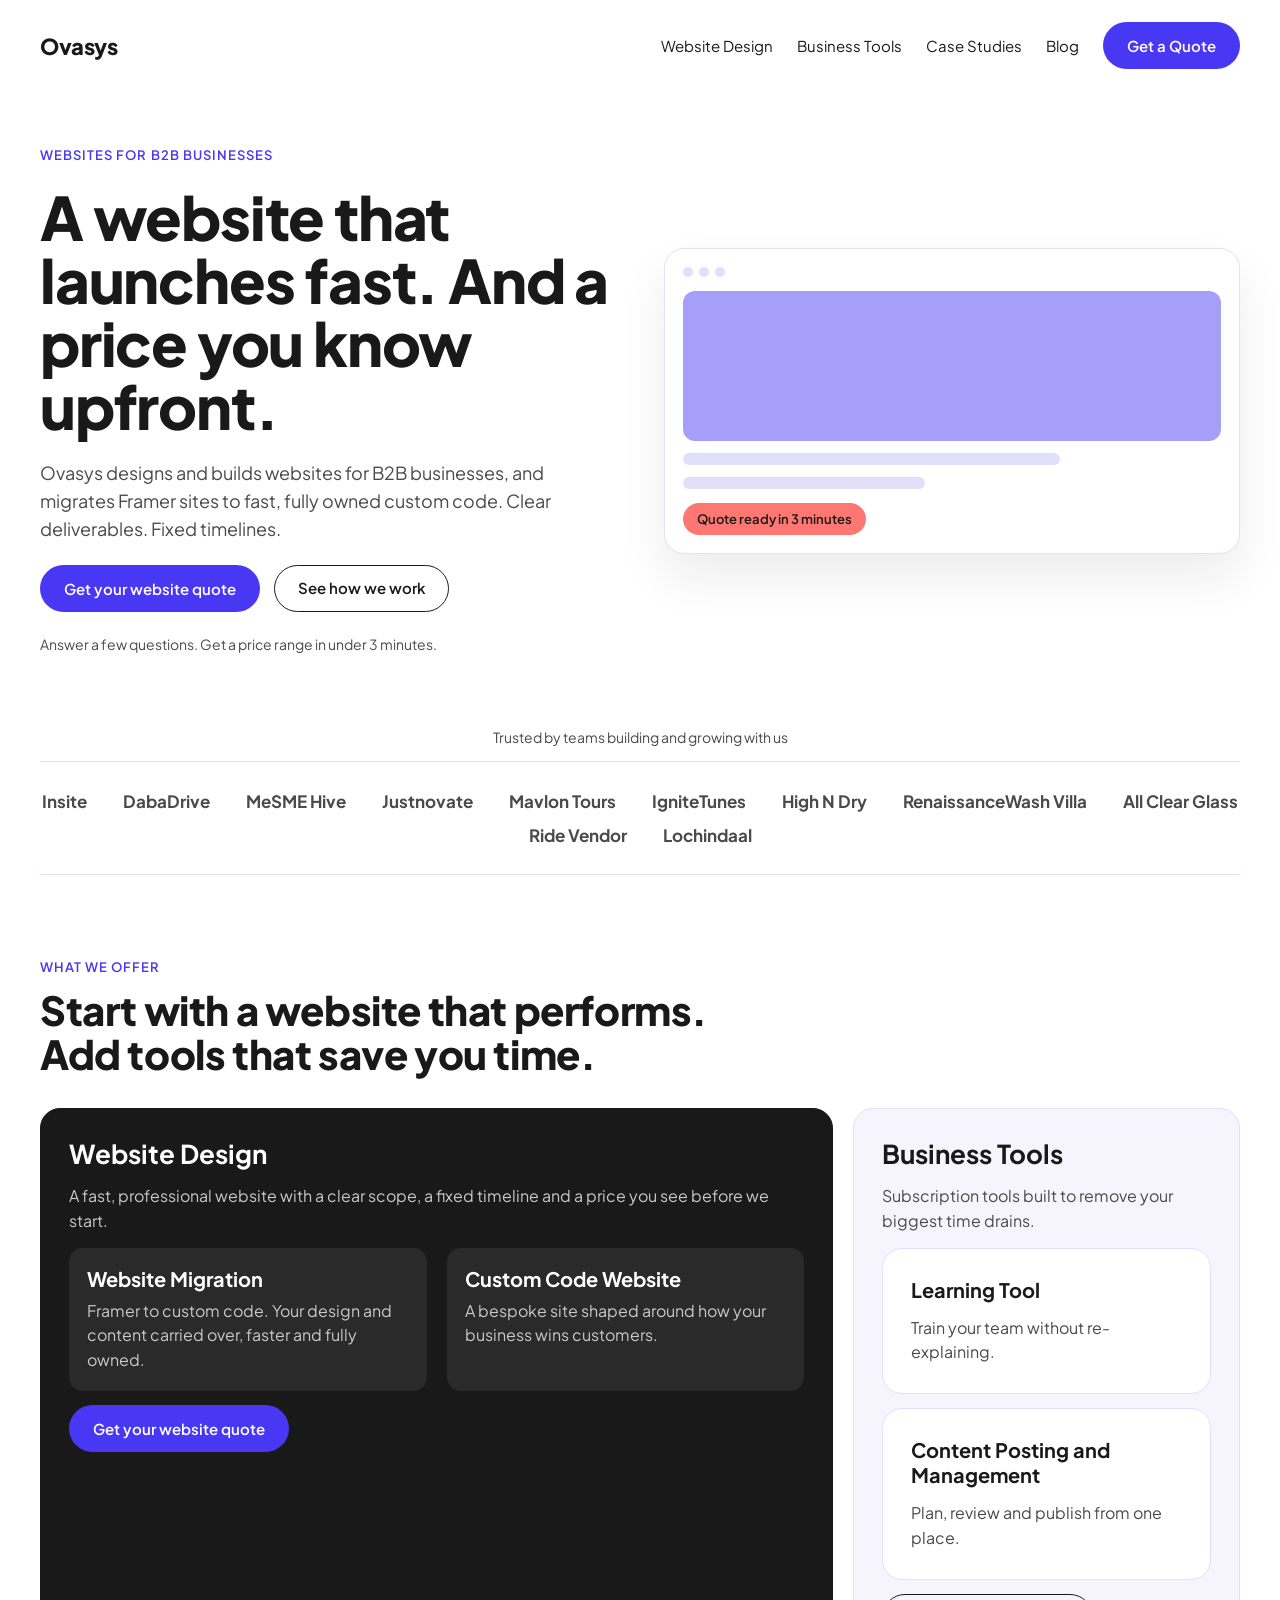
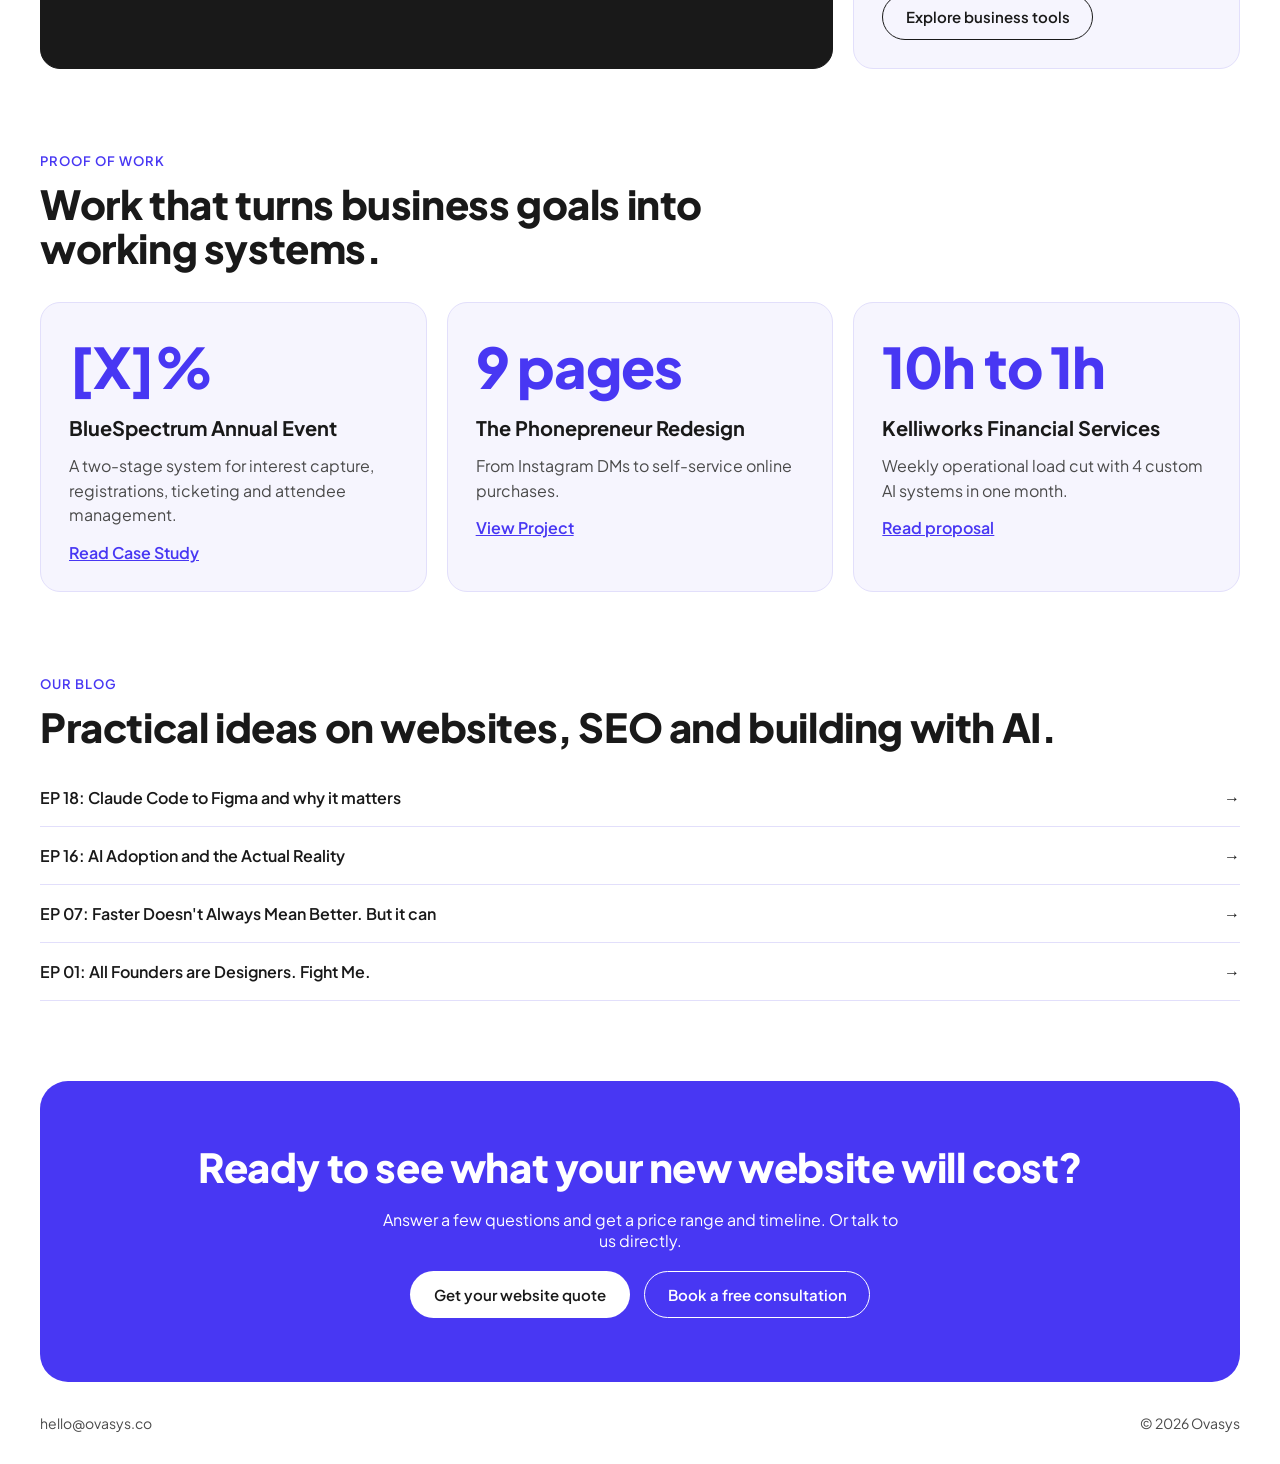
<file: copies/Ovasys Wireframes Main Site and Motion – Home full design.html>
<!DOCTYPE html>
<html>
<head>
  <meta charset="utf-8">
<!--
Some of the files packed into this page (the "__bundler/manifest" data in this file, unpacked by the page’s script when it opens) are font files downloaded unchanged from Google Fonts (fonts.gstatic.com) when the page was saved. Google Fonts serves each family in pieces, one file per range of characters, so these may not be complete families. Each family’s license follows and still applies to its files. If you pass this file on, keep this comment in it.

Plus Jakarta Sans

Copyright 2020 The Plus Jakarta Sans Project Authors (https://github.com/tokotype/PlusJakartaSans)

This Font Software is licensed under the SIL Open Font License, Version 1.1.
This license is copied below, and is also available with a FAQ at:
http://scripts.sil.org/OFL


-----------------------------------------------------------
SIL OPEN FONT LICENSE Version 1.1 - 26 February 2007
-----------------------------------------------------------

PREAMBLE
The goals of the Open Font License (OFL) are to stimulate worldwide
development of collaborative font projects, to support the font creation
efforts of academic and linguistic communities, and to provide a free and
open framework in which fonts may be shared and improved in partnership
with others.

The OFL allows the licensed fonts to be used, studied, modified and
redistributed freely as long as they are not sold by themselves. The
fonts, including any derivative works, can be bundled, embedded,
redistributed and/or sold with any software provided that any reserved
names are not used by derivative works. The fonts and derivatives,
however, cannot be released under any other type of license. The
requirement for fonts to remain under this license does not apply
to any document created using the fonts or their derivatives.

DEFINITIONS
"Font Software" refers to the set of files released by the Copyright
Holder(s) under this license and clearly marked as such. This may
include source files, build scripts and documentation.

"Reserved Font Name" refers to any names specified as such after the
copyright statement(s).

"Original Version" refers to the collection of Font Software components as
distributed by the Copyright Holder(s).

"Modified Version" refers to any derivative made by adding to, deleting,
or substituting -- in part or in whole -- any of the components of the
Original Version, by changing formats or by porting the Font Software to a
new environment.

"Author" refers to any designer, engineer, programmer, technical
writer or other person who contributed to the Font Software.

PERMISSION & CONDITIONS
Permission is hereby granted, free of charge, to any person obtaining
a copy of the Font Software, to use, study, copy, merge, embed, modify,
redistribute, and sell modified and unmodified copies of the Font
Software, subject to the following conditions:

1) Neither the Font Software nor any of its individual components,
in Original or Modified Versions, may be sold by itself.

2) Original or Modified Versions of the Font Software may be bundled,
redistributed and/or sold with any software, provided that each copy
contains the above copyright notice and this license. These can be
included either as stand-alone text files, human-readable headers or
in the appropriate machine-readable metadata fields within text or
binary files as long as those fields can be easily viewed by the user.

3) No Modified Version of the Font Software may use the Reserved Font
Name(s) unless explicit written permission is granted by the corresponding
Copyright Holder. This restriction only applies to the primary font name as
presented to the users.

4) The name(s) of the Copyright Holder(s) or the Author(s) of the Font
Software shall not be used to promote, endorse or advertise any
Modified Version, except to acknowledge the contribution(s) of the
Copyright Holder(s) and the Author(s) or with their explicit written
permission.

5) The Font Software, modified or unmodified, in part or in whole,
must be distributed entirely under this license, and must not be
distributed under any other license. The requirement for fonts to
remain under this license does not apply to any document created
using the Font Software.

TERMINATION
This license becomes null and void if any of the above conditions are
not met.

DISCLAIMER
THE FONT SOFTWARE IS PROVIDED "AS IS", WITHOUT WARRANTY OF ANY KIND,
EXPRESS OR IMPLIED, INCLUDING BUT NOT LIMITED TO ANY WARRANTIES OF
MERCHANTABILITY, FITNESS FOR A PARTICULAR PURPOSE AND NONINFRINGEMENT
OF COPYRIGHT, PATENT, TRADEMARK, OR OTHER RIGHT. IN NO EVENT SHALL THE
COPYRIGHT HOLDER BE LIABLE FOR ANY CLAIM, DAMAGES OR OTHER LIABILITY,
INCLUDING ANY GENERAL, SPECIAL, INDIRECT, INCIDENTAL, OR CONSEQUENTIAL
DAMAGES, WHETHER IN AN ACTION OF CONTRACT, TORT OR OTHERWISE, ARISING
FROM, OUT OF THE USE OR INABILITY TO USE THE FONT SOFTWARE OR FROM
OTHER DEALINGS IN THE FONT SOFTWARE.

-->
  <title>Ovasys Home</title>
  <style>
    * { margin: 0; padding: 0; box-sizing: border-box; }
    body { background: #faf9f5; display: flex; align-items: center; justify-content: center; min-height: 100vh; font-family: -apple-system, BlinkMacSystemFont, sans-serif; }
    #__bundler_loading { position: fixed; bottom: 20px; right: 20px; font: 13px/1.4 -apple-system, BlinkMacSystemFont, sans-serif; color: #666; background: #fff; padding: 8px 14px; border-radius: 8px; box-shadow: 0 1px 4px rgba(0,0,0,0.12); z-index: 10000; }
    #__bundler_thumbnail { position: fixed; inset: 0; width: 100%; height: 100%; display: flex; align-items: center; justify-content: center; background: #faf9f5; z-index: 9999; }
    #__bundler_thumbnail svg { width: 100%; height: 100%; object-fit: contain; }
    #__bundler_placeholder { color: #999; font-size: 14px; }
  </style>
  <noscript>
    <style>#__bundler_loading { display: none; }</style>
    <div style="position:fixed;bottom:12px;left:12px;font:13px/1.4 -apple-system,BlinkMacSystemFont,sans-serif;color:#999;background:rgba(255,255,255,0.9);padding:6px 12px;border-radius:6px;box-shadow:0 1px 4px rgba(0,0,0,0.08);z-index:10000;">
      This page requires JavaScript to display.
    </div>
  </noscript>
</head>
<body>
  <div id="__bundler_placeholder">Loading Ovasys Home...</div>
  <div id="__bundler_loading">Unpacking...</div>

  <script>
    
document.addEventListener('DOMContentLoaded', async function() {
  const loading = document.getElementById('__bundler_loading');
  function setStatus(msg) { if (loading) loading.textContent = msg; }

  const FONT_MIME = /^(font[/]|application[/](x-)?font-|application[/]vnd\.ms-fontobject)/i;
  const MIME_TOKEN = /^[\w.+-]+[/][\w.+-]+$/;
  function toBase64(bytes) {
    let bin = '';
    for (let i = 0; i < bytes.length; i += 0x8000) {
      bin += String.fromCharCode.apply(null, bytes.subarray(i, i + 0x8000));
    }
    return btoa(bin);
  }

  // Error sink persists across replaceWith since it's on window, not the DOM.
  window.addEventListener('error', function(e) {
    // Failed resource loads (CSP-blocked links, scripts, images) fire plain
    // events at the element — warn only; real JS errors carry message/error.
    if (!e.message && !e.error && e.target && e.target !== window) {
      console.warn('[bundle] resource failed to load:',
        e.target.tagName, String(e.target.src || e.target.href || ''));
      return;
    }
    var p = document.body || document.documentElement;
    var d = document.getElementById('__bundler_err') || p.appendChild(document.createElement('div'));
    d.id = '__bundler_err';
    d.style.cssText = 'position:fixed;bottom:12px;left:12px;right:12px;font:12px/1.4 ui-monospace,monospace;background:#2a1215;color:#ff8a80;padding:10px 14px;border-radius:8px;border:1px solid #5c2b2e;z-index:99999;white-space:pre-wrap;max-height:40vh;overflow:auto';
    d.textContent = (d.textContent ? d.textContent + String.fromCharCode(10) : '') +
      '[bundle] ' + (e.message || e.type) +
      (e.filename ? ' (' + e.filename.slice(0, 60) + ':' + e.lineno + ')' : '');
  }, true);

  try {
    const manifestEl = document.querySelector('script[type="__bundler/manifest"]');
    const templateEl = document.querySelector('script[type="__bundler/template"]');
    if (!manifestEl || !templateEl) {
      setStatus('Error: missing bundle data');
      console.error('[bundler] Missing script tags — manifestEl:', !!manifestEl, 'templateEl:', !!templateEl);
      return;
    }

    const manifest = JSON.parse(manifestEl.textContent);
    let template = JSON.parse(templateEl.textContent);

    // Nested page bundles (iframe targets). Each ships ONCE, in the ROOT
    // document's manifest; frame srcs carry an about:blank#<uuid> marker
    // instead of a substitutable uuid. Every document mints the blobs for
    // its OWN frames — from local text at the root, or text obtained from
    // its DIRECT parent over the relay protocol below — so each frame
    // navigation stays same-origin with its initiator and a deduped page
    // loads at any depth on any host, including a file:// download's
    // opaque origins (where a blob minted by one document cannot be
    // navigated to by another).
    const pageOrderEl = document.querySelector('script[type="__bundler/page_order"]');
    const pageOrder = pageOrderEl ? JSON.parse(pageOrderEl.textContent) : [];
    const pageSet = new Set(pageOrder);
    const pageTexts = {};

    // ── Nested-page text protocol (parent-chain relay) ──
    // Page bundles ship once, in the ROOT document's manifest. Every
    // document mints the blobs for its OWN frames, obtaining page text
    // through a strict parent-chain relay: a document only ever SENDS to
    // its direct parent (which, for every document the publisher's own
    // runtime minted, is another publisher document) and only ACCEPTS
    // text from that direct parent; requests from below are honored only
    // for the document's own child frames, and the ROOT never sends
    // upward at all. That last rule is load-bearing: the artifact host's
    // frame-ancestors allows claude.ai (and friends) to frame an
    // artifact, so window.top can be a FOREIGN document — a top-addressed
    // protocol would hand page uuids to that ancestor and accept forged
    // "page text" from it, minting attacker HTML as an artifact-origin
    // blob document. The chain never touches the ancestor: requests stop
    // at the root, replies are origin-addressed per hop (never '*' when
    // an origin exists), and both directions are origin-gated (on https
    // a foreign sender's origin can never equal this document's; in
    // opaque contexts — file:// — everything serializes as 'null', where
    // an embedded EXTERNAL frame still fails the gate by carrying its
    // own real origin, and a sandboxed child of such a frame is excluded
    // by the own-child-frames check plus uuid unguessability). Shape is
    // deny-by-default: one request form, one reply form, no error
    // replies.
    // window.origin is the SERIALIZED SECURITY origin ('null' in opaque
    // contexts such as a sandboxed preview iframe) — location.origin is
    // computed from the URL and stays 'https://…' even when the document
    // is sandboxed, which would misgate every opaque chain.
    const OWN_TARGET = /^https?:[/][/]/.test(window.origin || '')
      ? window.origin
      : '*';
    function trustedOrigin(e) {
      if (e.origin === window.origin) return true; // https chains; opaque==opaque
      // file:// trees: Chrome serializes the file document's origin as
      // 'file://' while the blob: documents it mints serialize as 'null',
      // so the two legitimate shapes can never string-match — accept the
      // pair in both directions. https origins never serialize as either,
      // and sender identity (own child frame / direct parent) is checked
      // separately.
      return (
        (e.origin === 'null' &&
          (window.origin === 'file://' ||
            window.location.protocol === 'file:')) ||
        (/^file:/.test(e.origin) && window.origin === 'null')
      );
    }
    // Non-empty only in the root document (nested bundles ship an empty
    // island), so it doubles as the root marker: the root answers from
    // local text and treats a miss as authoritative — never relaying to
    // its (possibly foreign) parent.
    const isPageRoot = pageOrder.length > 0;
    const blobUrls = {};
    const resourceBlobs = {};
    const UUID_SHAPE = /^[0-9a-f]{8}-[0-9a-f]{4}-[0-9a-f]{4}-[0-9a-f]{4}-[0-9a-f]{12}$/;
    const pendingFrames = {}; // uuid -> [{el, frag}] awaiting text for own frames
    const pendingRelays = {}; // uuid -> [childWindow] awaiting text to pass down
    function mountPage(el, frag, text) {
      const pageBlob = new Blob([text], { type: 'text/html' });
      const u = URL.createObjectURL(pageBlob);
      resourceBlobs[u] = pageBlob;
      el.src = u + frag;
    }
    function deliverPage(uuid, text) {
      const frames = pendingFrames[uuid];
      delete pendingFrames[uuid];
      if (frames) for (const f of frames) mountPage(f.el, f.frag, text);
      const relays = pendingRelays[uuid];
      delete pendingRelays[uuid];
      if (relays) {
        for (const cw of relays) {
          try { cw.postMessage({ __bundler_page: uuid, __bundler_text: text }, OWN_TARGET); } catch (err) { /* gone */ }
        }
      }
    }
    function ownFrameWindows() {
      const out = [];
      for (const f of Array.from(document.querySelectorAll('iframe'))) {
        try { if (f.contentWindow) out.push(f.contentWindow); } catch (err) { /* detached */ }
      }
      return out;
    }
    window.addEventListener('message', function (e) {
      const d = e.data;
      if (!d || typeof d !== 'object' || !e.source) return;
      // Origin gate first; the structural checks below (own-child-frames
      // for requests, direct-parent + solicited-uuid for replies, the
      // root's never-relay rule) are what hold in fully opaque chains
      // where origin strings can't discriminate — a sandboxed root's
      // FOREIGN wrapper still fails all three even though both serialize
      // as real-vs-'null' rather than matching.
      if (!trustedOrigin(e)) return;
      if (typeof d.__bundler_need === 'string' && UUID_SHAPE.test(d.__bundler_need)) {
        // Requests are honored only for this document's own child frames.
        if (ownFrameWindows().indexOf(e.source) < 0) return;
        const uuid = d.__bundler_need;
        const text = pageTexts[uuid];
        if (typeof text === 'string') {
          try { e.source.postMessage({ __bundler_page: uuid, __bundler_text: text }, OWN_TARGET); } catch (err) { /* gone */ }
          return;
        }
        if (isPageRoot || window.parent === window) return; // authoritative miss
        const waiting = pendingRelays[uuid];
        if (waiting) {
          if (waiting.indexOf(e.source) < 0) waiting.push(e.source);
          return;
        }
        // Never-answered uuids would otherwise accumulate forever under a
        // request spray; past the cap (far above any real page count) new
        // relays are dropped rather than remembered.
        if (Object.keys(pendingRelays).length >= 128) return;
        pendingRelays[uuid] = [e.source];
        window.parent.postMessage({ __bundler_need: uuid }, OWN_TARGET);
      } else if (
        typeof d.__bundler_page === 'string' &&
        UUID_SHAPE.test(d.__bundler_page) &&
        typeof d.__bundler_text === 'string'
      ) {
        // The shape test is load-bearing beyond tidiness: the solicited
        // check below uses the in operator, which matches prototype keys
        // ('__proto__', 'constructor') — an unshaped key would reach
        // deliverPage and throw, painting the error banner.
        // Text is accepted only from the direct parent — the document
        // that minted this one.
        if (e.source !== window.parent || window.parent === window) return;
        if (!(d.__bundler_page in pendingFrames) && !(d.__bundler_page in pendingRelays)) return;
        deliverPage(d.__bundler_page, d.__bundler_text);
      }
    });

    const uuids = Object.keys(manifest);
    setStatus('Unpacking ' + uuids.length + ' assets...');

    await Promise.all(uuids.map(async (uuid) => {
      const entry = manifest[uuid];
      try {
        const binaryStr = atob(entry.data);
        const bytes = new Uint8Array(binaryStr.length);
        for (let i = 0; i < binaryStr.length; i++) bytes[i] = binaryStr.charCodeAt(i);

        let finalBytes = bytes;
        if (entry.compressed) {
          if (typeof DecompressionStream !== 'undefined') {
            const ds = new DecompressionStream('gzip');
            const writer = ds.writable.getWriter();
            const reader = ds.readable.getReader();
            writer.write(bytes);
            writer.close();
            const chunks = [];
            let totalLen = 0;
            while (true) {
              const { done, value } = await reader.read();
              if (done) break;
              chunks.push(value);
              totalLen += value.length;
            }
            finalBytes = new Uint8Array(totalLen);
            let offset = 0;
            for (const chunk of chunks) { finalBytes.set(chunk, offset); offset += chunk.length; }
          } else {
            console.warn('DecompressionStream not available, asset ' + uuid + ' may not render');
          }
        }

        if (pageSet.has(uuid)) {
          pageTexts[uuid] = new TextDecoder().decode(finalBytes);
          return;
        }
        if (FONT_MIME.test(entry.mime) && MIME_TOKEN.test(entry.mime)) {
          // Strict artifact hosts allow font-src data: but not blob:.
          blobUrls[uuid] = 'data:' + entry.mime + ';base64,' +
            (entry.compressed ? toBase64(finalBytes) : entry.data);
        } else {
          const blob = new Blob([finalBytes], { type: entry.mime });
          blobUrls[uuid] = URL.createObjectURL(blob);
          resourceBlobs[blobUrls[uuid]] = blob;
        }
      } catch (err) {
        console.error('Failed to decode asset ' + uuid + ':', err);
        const blob = new Blob([], { type: entry.mime });
        blobUrls[uuid] = URL.createObjectURL(blob);
        resourceBlobs[blobUrls[uuid]] = blob;
      }
    }));

    const extResEl = document.querySelector('script[type="__bundler/ext_resources"]');
    const extResources = extResEl ? JSON.parse(extResEl.textContent) : [];
    const resourceMap = {};
    for (const entry of extResources) {
      if (blobUrls[entry.uuid]) resourceMap[entry.id] = blobUrls[entry.uuid];
    }

    // Artifact-host CSP (connect-src 'self') refuses fetch() of blob: URLs —
    // consumers read these Blobs directly. Survives the swap like the error sink.
    window.__resourceBlobs = resourceBlobs;

    setStatus('Rendering...');
    // Page uuids have no blob here — they ride inside about:blank#<uuid>
    // frame markers the pass below resolves after the swap.
    for (const uuid of uuids) {
      if (pageSet.has(uuid)) continue;
      template = template.split(uuid).join(blobUrls[uuid]);
    }

    // Strip integrity + crossorigin — blob URLs from a file:// document inherit
    // a null origin, so crossorigin forces a CORS fetch that SRI then rejects.
    // The manifest bytes are ours; SRI protects against CDN compromise, not this.
    // appifacts: only on tags now pointing at OUR blob: URLs. A reference the
    // bundler left live-fetched (an absolute x-import, a runtime dependency it
    // could not embed, an authored external script) keeps the pin it was
    // written with: that fetch is exactly what SRI protects. (A crossorigin
    // on a parent whose child carries the blob — <video crossorigin><source>
    // — is left alone too; the attribute is then the author's to drop.)
    template = template.replace(/<[a-z][^>]*>/gi, (tag) => /\s(?:src|href|srcset|poster|data|xlink:href)="blob:/i.test(tag) ? tag.replace(/\s+integrity="[^"]*"/gi, '').replace(/\s+crossorigin="[^"]*"/gi, '') : tag);

    const resourceScript = '<script>window.__resources = ' +
      JSON.stringify(resourceMap).replace(/<\//g, '<\\/') +
      ';</' + 'script>';
    // Inject after <head> so the DOCTYPE stays first; prepending the script
    // would push the parser into quirks mode. DOMParser always emits a <head>
    // (synthesizing one if the source HTML omitted it) but may carry
    // attributes through, so match the full opening tag. slice() rather than
    // replace() keeps us clear of $-pattern substitution in resourceScript.
    const headOpen = template.match(/<head[^>]*>/i);
    if (headOpen) {
      const i = headOpen.index + headOpen[0].length;
      template = template.slice(0, i) + resourceScript + template.slice(i);
    }

    // Parse the template and swap the root element. Scripts inserted via
    // DOMParser/replaceWith are inert per spec — re-create each with
    // createElement so they execute, awaiting onload for src scripts to
    // preserve ordering (React before ReactDOM before Babel before text/babel).
    const doc = new DOMParser().parseFromString(template, 'text/html');
    document.documentElement.replaceWith(doc.documentElement);

    // Resolve page-frame markers: mint this document's own blob for each
    // framed page — from local text when this is the root, otherwise by
    // asking the direct parent over the relay protocol above. An
    // unanswered request leaves the frame on about:blank, the same
    // degraded state as a refused embed.
    {
      const MARKER = /^about:blank#([0-9a-f]{8}-[0-9a-f]{4}-[0-9a-f]{4}-[0-9a-f]{4}-[0-9a-f]{12})(#.*)?$/;
      const needed = [];
      for (const el of Array.from(document.querySelectorAll('iframe'))) {
        const m = MARKER.exec(el.getAttribute('src') || '');
        if (!m) continue;
        const text = pageTexts[m[1]];
        if (typeof text === 'string') {
          mountPage(el, m[2] || '', text);
        } else if (window.parent !== window && !isPageRoot) {
          const had = pendingFrames[m[1]];
          (pendingFrames[m[1]] = had || []).push({ el: el, frag: m[2] || '' });
          if (!had) needed.push(m[1]);
        }
      }
      for (const uuid of needed) {
        window.parent.postMessage({ __bundler_need: uuid }, OWN_TARGET);
      }
    }

    const dead = Array.from(document.scripts);
    for (const old of dead) {
      const s = document.createElement('script');
      for (const a of old.attributes) s.setAttribute(a.name, a.value);
      s.textContent = old.textContent;
      // text/babel scripts with a src: read and inline. transformScriptTags
      // does XHR against the src, but blob:null/ from a file:// origin is
      // silently dropped. Inlining makes it a plain inline babel script,
      // which transformScriptTags handles unconditionally.
      if ((s.type === 'text/babel' || s.type === 'text/jsx') && s.src) {
        const pre = resourceBlobs[s.src.split('#')[0]];
        s.textContent = pre ? await pre.text() : await (await fetch(s.src)).text();
        s.removeAttribute('src');
      }
      const p = s.src ? new Promise(function(r) { s.onload = s.onerror = r; }) : null;
      old.replaceWith(s);
      if (p) await p;
    }
    // Babel standalone auto-transforms type=text/babel on DOMContentLoaded,
    // which fired before we swapped the document. Trigger manually if present.
    if (window.Babel && typeof window.Babel.transformScriptTags === 'function') {
      window.Babel.transformScriptTags();
    }
  } catch (err) {
    setStatus('Error unpacking: ' + err.message);
    console.error('Bundle unpack error:', err);
  }
});

  </script>

  <script type="__bundler/manifest">
{"5383acfd-c042-41a7-bbc8-895e53e448d4":{"mime":"text/javascript","compressed":true,"data":"H4sIAAAAAAAACqV9a3fbNtLw9+dXUNysQlgQLTmXtpRhbuq4bdo4SeOkl5VVhyIhiTFFqgQkW5X4398zuBGU5F72PT2NRQAEgcFgMHccHzvfXry5eP/iw8VLZ1IWcyeJu+Uy5+mcHrMyPj7yOXO6TlI4ecEdmqTcd97T8TLNEucu5TPn03iZO+LZ5+yT4zFKHT6jziKKb6Mpdd5fvHh5eeFMilIUs2JZxrRb5NnaKWmcLijy/89dMuowXqYxdweeh8jZZhWVziUnb8efacz9hE7SnL4riwUt+Rp/4MTjOMcUkbPcSXOHh5dclGxovpzTMhpnNGj1cFzkk3S6NM93Zcr171WULWlAKxTwYT4iFH+oO/0AvfH1ghYTJ28Rl63n4yJzw7zjugE0GUyWeczTIndee2gTFznjDid3aZ4Ud/57GsV8kE68Fkd8VhZ3Tk7vnIuyLErPreEbOHZ7J2UCxNEqSjMYo7Om3EWDkvJlmTu8qr/IH/jky7eX//SrL99e/uWHYSleEM/[base64]/52NjpC4dmxT+9p7PE/n3kWMf4qT+j924nnnh5DL2cSWJQQ0u1vt/QUhprQ+wM9FIT7LEtj6qk2nXzYG/kZzad8hinCjABSvHx7+S4qGS095C/gxzdlMb/iZZpPPY5dmPbxjM8zF/3TlUgNbCJYCfa/rEQB8GftNnsA/vY3avh/DeCX2K86lK3hG+YFeKgGGeVOPuDlepOT76/evpEw8Diq4ojHs81fvF+J9dtuLfpQCDLlbrcvyjJa+ykTf70c/eVY9MrnuCDUf6Qq223VeV1EzFfCulD2WJJNNZgUpSc7Y04xcRThvKVr5lGE2LA3ahHiPnLbba8cshGhQzYysJfDs98pkcKasGwOu7Bg/k7gvAAnESukgJrQuEjox/evzov5osiBRuQauJX8pJf7bJGl3HOPXeQvioWHtlv3fVFwF/klXWRRTL3jaz+Jr31AxUdb+Td8dIxd17QVxOklJ5/+z3Ecx2dxV7w5K7KElptxFN9Oy2KZJ0FcZEXZnaf3Xpo7rJyOcbwsS5rzc6hwvvw35mWUs0UEZWggunOccVEmtAz6i3uHFVmaOH/RzbPen/XTLaMkXbLgZHE/GBf3XZb+kebTQFWOi/tBsaLlJCvuglmaJDSvxOv/uaXrSRnNKXNY3GWzNKeb3r+tyXUXBUthQYJ+r/dvGEQFPw62UPWyZwAowAx2Mi9pNE/z6S4Q8Z+3THNOywX8mqeMpfl0Yz5V0izi6YoaIPzt1Xj2p1AULwdWg78/mSAY00lR0n86Kf0e0HegRsHjx3pQZrrRmBXZktNBmjPKg95gUYh+unRFc86CvMgPgSJLcxqV3SngBmyUr3oJneJyOo68k/4XuN//Cn/5Be4h5+TZv1Xx0y/wyckzfNLvY/+rZ8h58sW/D73w/Mm/0f4HAeto8BQQBZBkEOXpPBIT0Mjl9P2nzKERo06aT9I85fQfQDjns248S7PEyztfASXaaYD+5zU42PNeM9P/pp7ZA6D/ZzShOkRiuhT4q80iShIY4tPFvfPl4n4wKXIe9PuL++O+/9RZpt15kRdsEcUUm196QBKd/2IsX+wSlruiTLrjkka3gfi3CwX1EPe3ZZKyRRatgzQHjOuOsyK+HdylCZ8FJ3Q+mNF0OuNBn853iZAe54qWPI2jrBtl6TQP4GzujgvOi/nAgqnEw2fPsP7ff4IGe2RUtOph+M9/9o+p5B4B0B0sGS27TDArYs0PwWOZl5QV2YomG1il7iSap9k6eGCNRBOxY/wvn9H5P1qzBw+Dv42B/d0emhB6srg3VEghYM95srivpz0rGBd/I6YxdZc6142zYprGu80MVePFIgDUzuiEix9/dAWHGZz0n37x9Msnz59+MZhH912JUs978Wx3bM8X906/B6taA+Bf416vd9JTS/qvyWSi9s7J39o7TXg8XdwP7mYpp13RKFiUtHtXRotDlFhO+/jIuUxhwsx59/7Vmw83X7+4unj96s3FzfnVFQiW0WLBju/o2ElofNtlPJrSLr1fFCUHufh6edLrP3VuKV0444LP1KjgRbbOYwckrsySqJ2STqM0Z04kJWaHcbrwnaNjec7PaZJGzqJMc+5sVF//WYAQvXHmUTlN88Dp+c/[base64]/JkTF85ZPC6S9UZTejj8FVb1KoMa+seZxgu7feXWQv4roXCR3D8lub+I+CyP5lSIASAhWcx7+Og49Tll3PuDgzSCQEygQhT9+P61x/1xxEBc2G6lNKC6akoMIG1QVAsffwjhA3pS9Qekjh2RzuGW8PJRTIAkRbwELYaW3Sl5C9KKmAI9KGK/9hAuySvu5TgrYrEIaMD9eVTefkN5PKOJVyLMfUY5yChvojmVBVFSLLgQvBOvBGlcaWJubuBIAr0Y224n0IWnO/ZnJZ0gn89o7t2Qsxu/uA1vhFzsocB16xo1+iW5CTn3bpAQ2gbL0NdidbvN/eUiiTj9js8zr8RLU4Uq5AswSdVbhdRUGckP625wSvIdHZCbpCupp0j9NCGuQiMXMy3N/ZzymZci3KK+kiU1yG/2e2N8nVEXDW5sHQD5zHHuz2iU+NFiQfPkXHCDN6iS/USEg7rh5TmAe0K4X9Jpyni5hlKvtDRUmdagDfHNiBT+ktEr2HVeDw3E08VkQmMu4SE7Twg83HhTcjbt9I16bOKz5Zj5UZJ4CcKivSpKaEY59RJUVXg40jBdyq9d0nnR7L0hwk/hCJn4Qiy/pDzabjeVhtacWBWhP5yOQtCPRsuMD+YtQoDmO71220uG0xGZI719kgoPrTeN8O+88CK88X1/iX3fly3ermhZpgng46aqNHxjAqpH/Vqs1gxwPLQfvBQk+DyhpffCyxAKYvsRpwiXQmynnBz/NnzR/W/U/ePm0Uj96nW/unk0OjrG30J1N7xOOt61f510UPjouF7Bd5L66D2rlFc58nmZzr3m9hXas2FvRAhxPbfdpkOqlBvdvihEbrv9jaBMmtR4HFOlSevjbh8hs/u/hnbQY6G/XhK7eQ8XSj0H2ja7RpV3Cr9YqO8jNGB3Kew8KESbOGLUhREFaiAlIYQNRHHLLm6Z4mZjNlCoYLVkQmOlAdBy1SRbjUkio2N0ebmkplHPFE+ijNXlfVMOhMZtEEqogdEuc6m3T0z1t1weAxSFb5bzMS09igK9GGfkpN3W43zsPt5u9Zgfu2h/1aAybCxS8DOQdPuM+MZSUPXE/[base64]/FaUT5zj4GIBaEh/4QFn+ES4EEGp4A5kF5mutnWNJ8WIrR+a7uHg41ObGy00f1l7bbA+XHv10nnWM5CqZHUZAi9IdMjqBD+h1WD6Iyq6E+PHQlHjDSxykpO305zNQMs91mZ72BWJV8mOp3mLXqungE+Me6Xcwk/glef5B2OrC9WQvK1Aj1cSiIZD0rnCKkRh8B8NJOX45XvaYWpxDU+WfisrgbR3OadV38iAtu7Ypyz42caDwunbEzTlJnnBTOuHTilFMH2C8noZmTTHKHzp3UAVnndpyA9HLr/O4wh0XzhcPmUZY5bBHlwuh3K2x/RT512HLssOXCWTowgrtx6WolseMihHNONkq6h7GV0Z0S9l0srXq6VDy5mAO/[base64]/VxlMc0sxqciwKrhZ6rqtez1bVyvrpSznhacNP9AvYVNPm24OYTohBaZgU70PR1wQ605cUynjEeleKLH+DpCp5MHc0TU3ORJ6ZcQ1BUaPiJmnr2oq6ee1JGU/Opl2U0NV+CGvUhKFffkaVqKWS5WgeoMYsANWYFoEYDFyo0ZI1SxAzghS4xozBt1FBMCzUeU2/UNY1Wr3SpgIRRrWgAmgLorcI/cfLJC4Phb2fu49HWHf7mjo7c7ePhb49HR4/R0Sf8gyTV7+n04n7huafefVeqZbZJrH4hz+38xDsuOj5zsTtNXYRL2S25vmZHulPxoHreEi9swfPQfTxC2+FvZ2QEX/tv82veaavb7YZnW/g7vL5m19dXo6Ow222FZ2jrnXrSVL8VgvUWNnlU0mjLU55R5IUEXjk+GyG3U/KOe4a8uo/T6+vj6+snViPh0nCGtqfDqPvHi+5/R8PfZM3Rfk96nt9zckwac6yn6F0z5EFfo85QdGdEwdERDO6aHRF0PK2lv18azhaUnFFjM/6eY6/AJWaInAGjJMXhsAjKzs8dVpuWxYeOpzglZ27X7aQ+L14Xd7DVGPUQqv1fzCv/5dijWPSNU0TOCiNshzQow9wrUScNchAja972V6mlInU3P3Ds5ZjiApEz99Tt0E7Rcc9Oj+GXe+YibDc+Pp3RbE65d822Z+h4mmL3FBRzovBRf6/19bGsumZHZ7L1sWku+xagq1UNwxzTUe0vYPEjyO65iWrHIXI7ecdVqw2LrVbZfdR3O/[base64]/5bdOdy4hG7Oh6c73xhtfs+mrUCdF1dV1ds6NHUmCyBbphf2SkC3L2zitAShcLmeZxtkwo89zNpp4xeEJJOBzvf+J4iqzOqOSb1YZv90PovURh6LpBifzPRZp7rqunBSo3Cyk5tbFS4Ad8v1yCthNkYihalAUvwB/HDVv94Pg3Lwy6XUX5QFvVHXW2EvckzeqOjtAjg4JS1UXJ8W/C98n4cnS9mLFtxHmJup7fQbZyK6cN8kaN55hem3Bzm+ZJAHAVTlFBPjwZVdKlCL5XUCM1DJXPlouVUhW7WZrfutidUx652AXdu4vdVAzLxa7+S+djmrhYex1hV1gYMhf8w6Te2MWuFJ+EdQG6EhKWK49dqGaU18/zQp61brRYZKJCQkL8zAv9vfv5wh1ZutrSWqNWQf1ZxDy+sxet/WW39lrHv+2sTL0w222TjBQ5kBGx4qyMkyLW6y/Bph7iLGJMP6SJ+WXKlIcIeMoKKVQV39K1/lnSiWkMCuyS5vo5ASmlLJYsWzPKhUOiAO3uWLX/[base64]/tzNM+wa75dX5dwiEmbEX7qvFWT7js6XNGW+QobGm+YMHxcRJbqw+0wk/zFYjywlIHpDEuspoeEyLeDLT+UXbjbre5Vk3OozTjhWnAQfJAYasXtPJ2u5C7gEeB225Lkhmk82hKr4+9sMVWU6QtidTyEmQdOcOmta/Vt6x9S2q5KgpuQHlvig0OmOHaCsgDoGoaAf8QNiVlCTCMoG5aCFVlKWBb2j6mdMcg+QdYCT2KhSes+LfSaspUmKzqdukf9OxZ/6Td/sOPMxqVHsL6bYYw0+d2KnwtYR/+IZbzMlrUeyLVHFSr6ajK0YFJ5mQ42mNP5NvUeL/Sh71f6a6+eMODAq/AR5sO1OtFCwwIYAlwt9uWtAn4KftGeJ15Bdpu9UKVxLQM9xqWKNDNWvV6gkp3sWQzgLqenvZqzX1WlNzzJB9Ofd4tfC6tpjXSTHa31rAnlPT5KaE+N5TCX9Xu18ParCCbnpGiblr4K4kZyiowKC0zBOjpy05/5PNTkg9Q2ekYOywfliOcElkvjaxAVljdc2oGEREv70LNMbQSvzQWzanH/BVO/RVewE/w8cMRwpFEmJiTTZoHQ//pCe7hPu6PMCg2htJN60t4TvO3UCJbqDLoJRj6J8+w38fwpz/CLhR209xt9CZLiyV3G53qxqrG7rzCCbBO8XKcxt0x/SOl5bV3zY68bji8TvxRB12zI/zPC67Ro+O03hcLtdBybc027qkV7OuCvkU5eI1pYC1RJ7h056ztYcbBWwlYs4i9vcu9mGOOwpgP+SiQpENYzfRrkaAJtdEx0SygNsTsGCAfecqcVgz7I2F4NM8nIzDXWw2eQIOobvB0JHobCrEWRyMfdK9rb2eLIWtopinOD4kLj2ye+rQX9gJ+1g/7gcV3Qyci1gYXI1zWppknRxyn5MmRR7scdRmOSL/[base64]/lDXvdr6LuZLR5Um3N76fW7+fW7y8r8eq35PjBj9iamTn11MISKmV1tVtq8m2CG/K6zAjqHS/vcnRUc186LAWQumbhUpJxuSVKQGb9wKQHSrsdIeMQkw5PRk1xASck2iuEF5eEkGS7bS2321aie5iS3/XmSWF3YfUQiYda1zHh3hR1vOV2m5hdUZz2Qx7k6kyfkGU96Mw8yEFP2u1MQ2FGvQmIdhn8QzVmxaRUsve3CN8QZh7g9bjdvmm3Y3WYEEJutIuBAUSp2M5vAQDMPIiJ1+8lxi65VJTAm+I5ImdTqBzOR0iyUVPiumbbzElvMD/VvQzm0p4+7ZDlcD7C89N4ZzBXJIaKFbmBP2Ph6NG7TpRsdoW222bJCg2mHTIOAZ5XwSqYcM8sypVZkRUsh4H9tNpdBYOkv6tAv80u1llHP7eomMI7saGFoOHxoz59io7hn/qdGdX9GroNveAS/uaAwBNyZnXyyJscnzx7ho7gH58X6jP95+AClwgtt3eC3Z5wuCrqJXq63ZbWU/g0eCIIWUTcf9VrMgEe4zQdTDodFHUI8373iuFkFIbglV2aX7RWdUb1VBJr+p5mUU7J09Dop5T4A7rXDkWBUQv5/vEUheFwZOoF5/sqhyOt/9yW1b/bBdcQrNLD0UAazFt9hfipLouIYE8NT7oBL8FgokI5s6qYDCEW0Y90wBkbCRo0ERJc3IXm7nY70UIGiNB8kbk1n6r8KNykmLuWexr1JggvSetmu73xQfWiVInudltSrxBcXxFHGfj6jUBANk9ocNNuL9ttr/leyKl3I1ytUMDMT9Rup5Jjlfod+Y7U8MgmeEo52FfeehmqkDhEYjIRBMAWyn9G7bYXk49QKhR8PxuHI4RjIZelyrHdRZuICJZfQKDa7UqqP0C435SKm/YXjC6T4hxUIeYLzxHOpJuU6SdvaUjGlp6vCx4pLQlmbSEBz4bmV6MyjYSyId7XRrgImfkhZPwk4lo/g2L1C5bAbbaYFKWoB8XKN0Vp1e6pg1BMvuPDeLTdwmMnloeGpZzu6Nk/[base64]/R6SDLOuVMQOkQ+UJPCl0ylHoTVCGP+krRigyn+LkuxOK09bwUR4icldJEMMEZImcTLwWnVhwBuTLwY/7NTZTnBTgBJ8SaMmY18D5L2MlX5ElTD2ykj7sxFbIb8mV4gjghJWpYR9+4Fjj5Htg+XPwiYab5wTVVqsq6besAiA+HlIvAYh5NgQLtsLy21o7FXaCM4Z0cfqAL04kbruwyQ7PDq52m0szohuCjLYyWVNUZ+7cbXqh33sq/girMjI9TvemmOz6BHg/[base64]/mApKcounLd/+2N1EJ9bYXezcYQBX3y14zpV5aLAm3KvPFTn5CDWOLoDHcQlXdRp4kTMofMFX7tSH4sCgHbKhPuapo8TtKvsnMDg99clqvAEBQBg6MtoTSeEuOOiyGiUuxIh/s7M3UqTyQlClY2odztk/a3HdxIvZCnjImzeBfvHbm3ERB348rm4JIZj320nuEY7/FVEP4l3ey7u94DqSioJ2soHh6AxOsKSJm8kH0u9qA5KaEA3hu092cPNmJRnvVA2KQXBzTyliA+Go8CL9ZE85d4EP5YkzoFxEPdxJ+08dk3yk9yJoBvHe9xRaxR3wMMax2QICrNDi5tVOJY77gYvG7Ecvu9HeFiMghv8SHpAL6s63GK/p2WFmexJydpegid4juQy1+u8+st1FqLQwwu9t4CrKAMnJFJIUIVvvUJqwc1K6sVKcYQnerEyQr2agGSkDjsp2+1od6HabS8jpZcihLOD22Ri5h/jG0TOYvG1G4SURr6GwMWetas5QSHiCRtlszzWMWEKA4ERBI+4vVfxgRrrZSvRyoHMJlqexOVevY5oOtC9rtJa0NKsRanWosGCpxbLXREQoq0DFrbeZGflMiyhajRBAuY3+ObG4t1vbvgie5UEBRQXjF/BoAIWzrnHRBSPYiUtZjXBU2BW0zoyaeplgk9J5Kn/TiZ62cwNUzyvmeJ2WzGtEWPpNPeWeG7JIsthMiJzrcGZGKWUt/S10ZxMJMokeIrIWSKmOUVir+a+WTJgB5b2Hrr6yz1k3u2Cx3Z3mhXjKOsKV+R6Z/3Ja4fwT+OlexA54DuuMHb9k6GAi8sempXxoc8r7FADYKRUJ2JYHjZJg7WJaTGCDVlt1ApcF0dkTM6Or33vM7vfcnaPvOtw+6/tI2OcHaPQ/czu3cD9zFwRivdnmyX73zdLTDKzWTK1WW7IpKWOW3UANPfPst4/ido/9/b2mRNucEyHJvW221YLzC/NjETaph7KDQdwuyLlDk8IG4IZBG5dSf3p2JJybkHKYWhMcj8rouTintMyjzIv8m4RvsVjHYC3It4Y39Y7+Y6MocWC3En+AhBCcQh3hjgvdoYDjRb6NIL+8F3d44KsPIrHCM/[base64]/JfbipAglNmeDqEvSnNa0+x2+AVi+FyHkuHZU0udpumwWQDUyuqQjs0PWSSO04Hb4kb7yxQPGXFhPgXZJWD+Hz5jHw0hwDLx8+Bt7jl9Yx8H54PiIvQZl42W7fAl8Barsri7eo1/p/A67gLw7C9xwF5/oAmtcH0Pv6AJrLA+gcv0Hk7FzspTdwANm9vPDW+D1CgfxrnUP3O8JlnBU5BZnea/VsFUgJxGEnEPtFlnnukYuQdCKwFN4m+K3cI512M4hYy4V6upZBjc5DKXiePfmyb6wJ4LFQnuoIzEHZ6aCCeMXp6TPUKTrUj2dReV4k9AV4rWx7xk9JvdBxfbfjFWdnZz3L0vHkuVQA3NZqQeWt6Ii97mg/dadYSH9NcFdXQUCwkVcRc6TjorNKE1o40TJJi2Zw0AtK3CAvuOd2QGfziI+UUygGmR+5+IaT4+6mh08qHYxsxyJ3R0fHa3wOXgheGIzpLFqlRbntzos/uuM0h8wmwkA65uR46EiHq+vJyPLmfGO5HrkupqSHC9LDpdLfSgePRhAjPWUyIrCU70WEyorolLXbYxVEy4cQxI2iTkeohoaRiBI8Bp3zMFLxnkfGigGHrHEiPjp2cdQ5AekmO+2FLMg6J4O8Y7IHUhwjTElcb8SStPr4xspPSCKjTbjhdmrDCVISQtSZ7EZnDtBG/M2a88hgHpmeRyYy1R2LkNSs0xdPR66ynutjf2cyWecEDTISi8nEnZNK9SRiqQ0MYvIj92BQqDnZCHW8cypHE6MQWgQCAM0pGGBUlTZM6bDdVIcspypeWa+bDvgUKwdr1CIkhUUjesGur93wJOjvjKjTl9/vNywqab3CdG+Fo12gUFjhCYkEUKLdFZ7AByb73V9fu2jTaCn6oR1yYjWW0clqvhv9YwhBwJ0gleHJqrDSP0ZuWBBh/5xH9+CkDjHbombgStc/ODpKcXTkHZJi2ukc8C95T209LOjZBe+jKD1XmkG1yQeupSa53GH9VU+WN7lQmhXbbeHf3CTxOYMIEhN+XBfW7gmFLygVJNYUh0FKzoYpLoGf1elqhcbQSxFkXPBjxj7Qe054KMhCYBnRU6KtuoO023VEVLBe2XKYCjxrNXp+V6ZFmfK1F+2FZk/IgTFEaDBpt0vQw+sK0MEg/FCv0FgeI3V7VNVcBTgBCdY12u0WdJDWYfdBQd6yjeg6NwTjeMB9lfqKWEu95tqbRG4oJTl5tddFKYQm4RxJcrC2qbQbyhaC/FzkSvGFXkRlZfEoKDwgyEdloriTCuifaXTbcJd8Ta1Mu9qZUuevVCE8xgcLLJqSCYd8RG4Adt4AFMoSIWmNkGCaQOTskoqIFxX139APglukgY/[base64]/BPbfkVtviQbjOijBoMZdbY5st70rcofvCOPeHULYE+2lXnC7HdvWadRu39lc+x1pVEO4C0x2PhyPyF2V1jzw3DcSGxlaD2CESEfa8vW11HDrIBzgxgZakB0Kchbt+AWBBGy8zSHwHOJLwgNlHgp6AmS3OyBz7oTFEBl5dkm9O196TXhL6TjZWuxSyxmZUG+BpSBz1/DUQCtpFb+TLhr4drv1bslckv1aryWfLZMv6IBVaRVsKqxbgEQ/lJ3tG6hlefBRf21EZsKvQM1mTSKqqvAMDdZave3NVY8jskaVSPdyU4P0iqhmfz1o24ysaqUbz4KjYDWY+yWdkBvvCo+l+zTCosj4XL3wKJ4DEii9uNRWjMU+uAVttiC37yjp9/CKkye9Hn5JpbFebfgVD+vEIyve7QP5FPK5G1jmwc97rlaaPMtjQmmwLRciT5nEwLa/yWvldWW1mhCQELQoUshDg3kIjcyQ3imAxOTM28wpY9GUBi+pF4OmHmfS11/[base64]/uTdRrPKaD5epsklWLQ8tGkUqpbcLv45zbKPkO5ANpf2w5+ijHkamJuqqmrIf7RjDQHHvlE1nvvyXEzDxa7UbEDgmC4RafpdzDuf/k+jgfapNXnumsmW2m1TgbZbUz74hLxX+BV+3YiX+7Z2RDCuKWY/GK91QRC4cWkoyRlkoKrD14RC3Gqa/0lT4eiutnuLGL/G+ts7qg8qUzOVIDlBVp0DeZcAIX/AV8rtJ56VxZyGm1qpyK0TSkfIySO7KxvDoV4Fh9+wlvC/1gr+EL7wfsAcFDtS1XMlfD25r4iCnYXKk46KvNY+5djYxwKqNFGFTvEG/vUj4uXbrQtZF/Hz3uLeRVbgGbiDhh4PufBZECxKEdjhYXpMm6Zi1dKPuR2Phq5IKK4HIjkbqWTdyDSu2jqAVRJImZVfxgljoYwJeIXT8L/ew1+SGWVdrIllWkk9vQ0gupu8f1AHp5tQYJi5ppHzNP9ZjFA7WuB5mn8nBymvbpCDtFJyqRODqByH5uB47aHBD5KaOfSe0zxhTuGbLdSgcGjDlgtawo0XUTkVvg2spmjFZOIeJiaC9BSTCQFaa8hdjSoHaM0EbSa6QYuQ/bcggZfqNvQ9RUYf/gZ6iHLZnSgqZiiYYyO36dMm2fUcKksmlt5kKpuMJ7IfCvj+NYQzDeLMPimUabYuYMtx4zmnNGEa4C5u9RuNLXXxbt2uOnm3fhKlGU0UMZZReruVHxktpYr7gQY/[base64]/iW2Huq2xgmC+Bi3i23b4S4Z6iL7GKgiW90SBZaizxkFldC7kkx9ooN3jVqDOYQ2S0qJj0cnfKy4PfePAD+2NstvyJas1LY+1XtNwfVgOY4FLnLQ+s69Ks63J3XZcaQDUUXx2CYlU3Umyd+DaONWWUVWq/gLvmTqHwAwVhpYKFtbqWq7qRkwgy21EiNo4SNw1HCZE8NaksOq3P4qTaZVQbiLM7KLzULsZZQ0mWQVLfbHBwYjfw8aXar2Z/JyCiAJlI/JubVadfIRzDREsaF3mcKhbTsw0EuysM9gG1wxsjtSi2EKiF0/vNdtuCMCRCyKvtFkr2URA29IqWu3U/0bLdBlb0L/DQYCxCil9Qg7XJP2puQ//wuffwzqn2yF6Md8FeE2j7y6TVqw6f//t7x6QNrsk2Gjw08rorNexsd9i7xFAR8Uy6GNddLv5ivzchaV62jhGRGnRvOnyho9cGhyHT//uT2yPgMapkgMOfdGEm/GedPMACCc/qwyuk1cn1IuH/f6Q7uHqG9aKNYQz+dHdqdwm342V+g5fZYe67Io+I1GZm/mf2YLvPTMoBN2S3w2+ozVfWNNE4dCxJs14Tx+32RqjDbjTBfajZpqp0XwmxJIpYSSVLJb3pUK7AgsaORrXxCUGwKzwlO1kPoI3KgIhC+ymQ6slp7Tpjw71WrYG6aKp0Q1NjfGu0tTk5bXkGP5P+VyeOi/YENjhFLHeYuCOWx9zf4Vb4hfcNVvKkNXtzQB1cIiVhunFaxssMcrQIlxg4ncfgYXpgm6N/PrI9KdC6UaSW//b4g90vYymTB61ehf5/ZrvbbyW1v6qf3VMQtzKLiJlpJ//TCCqj6Z4foLX2IS7p8Vyp/+d4RTJZI/ik7XaXvRJU9Eqc+nPc5GlsDZTYS4rajHepzRjhVZNNa7wreLbxAZ5tbHi28S7PNq7jbjWptIQq0mrtkqfttkGFzDbZlcdIq7XzJn4YI71VuIOUQMoqvGq3/x5urnZwr/TflQV4lpR4I4NMxY5v7OkKC8TxrkSpUHJ/8Bh2FSmBYB0Xl8gooveSskS2sjcVVH4iMNUgo6W/jY1mf4iXu1cXGDXxn9xgsNy9wYCrL+5fZNCs2bnPAOdgF3zhMSw5UMUsTyqDCLGv3PSEmWiCU6G9noBrSaxDC8V1DUGEa72nUQtAzKCZ9ve2r9TetRlfZ8WYYUryMB8abdG/XMjBZNJraIckG6/hvZDWadN+psTkPYqT3P/MEpqlq9LPKT/OF/NjkSTrP/0v/Sd+/3g5T2QBbOJkKQbqz1N4zcWPKHHZLHry5dPuy2/Xr+9frD//3pt8dfVu8RNdvXz+avoHP/8myy+/eV78fPzLj9/OJ7Tziv33yw+/X6Qvy/i728vXP7x6Pkm/Pv6vi3//W+PqJsV8b2xQeGh839Xjm3749n72x0k/++nbX99cxsn3b9e/9/oXybT3eZYfxycnObvv3a5/f9f7cB/99OznnxJ29V1/cvXy4+TZr99/7rv4p78a33/G0ZhmxwD4JAI/t/984Z985feORbkZ1A/1oOa9L39Ik/TN76+Txfe/v/79q2ffHr++SL/8cfU5O77/+GuWPfnx1ev14rL48fmzH4vy+69er/ji5P0vv3779Tef+2vrpppfmlbq/UtXIEIupFYqFr0zlNndtq0W4YaVcVBUgfjLMYTmTMFdIsilxeVeqKFbdmpDXyThb8ZA1+P71c6Xcsg/ovW9sETvx5W226D6b0ad+o8eyZ/EXFtsZdC07+zhlqa9kE6Gauv4rhSvqOxcM/aUQNSp3t5Uuu5x8qyHX3DyhD61FOUN30bbNEdJI42WqsLlfgQgk4y5Wq6vAVHM9RxlMU8Z1a62MnmHSZ6jjbpL8ov3E8U/1M4i0s1Qva0DB4xt/qFYWJU/EQ3mPitjsoR/8dI3Cy/s4eaJWDV47sdlwdjbMp2mOXGjvMjXkCAbjOo+5H2OJFFOPFkgjiMyxWYoe5fdzFGFMK3+5DCRPgdmVvJASQSI5hpE80EuiHGiFHeaP0jzSbGjLtPu04EDoxWZ+hLsem5nKeKjjEFfr0mUZd4QEqmIAIAQ+Im95cLTMNwrHKnLjKwTa0y+h5GrQY/Dsb75SF6SlKg3bpXf1q1f3O5fff3dhw/vHLdzK1jBJTPd3arOKrj+SPQzNh++JfUMbAT0TZy5N8abSZpRcehBigbIY8mCoVtKe50Lm1BhzgjuV4IrwMb4jmzk9XEs2FQVXhi/V9t6Jr+I0KBpJVSWQFd6p0OGTtkTBM7LxPkuvkUQXYXv8J2vasVR7m1qjnTWzDq73r0tWH+9tRBuN2tUO5mImuF6RBreSd4MikwlMri1mRdJUA9EBq+wYFb9A4SDlAcJdpVjvoadixsj1p9AkCMAhuHobzUbzkAc8+rrrmDBG4PdVGaUm0oLTVL15PBCDOh/5Y7rOR9SSteT/ubFq9cXL/XXGpsNYjHE8I1nlxr7CuGVlboGSECdvSgXBGApPV+m+zHiYuJzM++rikzxiszb7fkwGW23V+32lfjRQIJTd+m222rNoRbam2uo6rRPKxtV9Ld1proxWUrfuKTmXAHlxhAJJX0dxngq4bXdPs4Ltf4ObLrEcR93Egjh9GYRC5zHnYbzinY6wo708v674NebawmmGEA/Z7zkziyCMFHHKHXkCFy84+2RIIOp0SpKM3Ep42Gcnf8Vrl4h7PrOhxnV0SjzJePOJ/mgEd4hzsbtJB23+uQUpcModz4peiWKP/ni3pRGUsPMk0EgpYD1UkeHQxRBkgCeaGnhJUjOeXEH9JrcAwrhuXGjmYbxkvFirk5JppAs+NX7UVEQvEQiZ4ySG5YCd7XTDcSLmO67yRl5wWsp9UDUfr1AElp7oF8i7MrAbjgtIwjkhrhoCWF5Y6XbecE77py5tesP5R/SOdxW4c3xLUfVYK/EErwau+pen6ktCU2zsQ6AJUFhEngZoIe88V6jvwFVfcj9CrFzY7t1pU/yxkaeNzYyDKDdPvhp3S4Z6NRbc19h3DAZhaE9hnTi/[base64]/M8Q6hP2o5JHnnvkl9bp93Vru9fLsgEvxCietP7k2Q3iSj95UfF1mjZAD/dJO0pGIYcBXycp5X/rRME9MQHio/ijfizmm4dXXOglhcMVL5n+MN3CSbTtZdfS27qRrvVYkrgbtjyu8ozSt/0t/AAIJ+5ecFm5VpfisKuvJ30Kt8uDpYlsGvAP6p/MndM3lv9J10NnnW60Hh80bhc1n4RaPwC1n4ZaPwS1HI+v1NfdM03BsuCk/swhNV+MQufKIKn9qFT1XhM7vwmSp8bhc+l4UnPavwpKcK7a+fiK8vIfHVRlz8bfjgQBTCTYSVz2NZKS8I12uRFwKQ9sXMsqjyp9Hiy800EhdLi6d+Tzz2e/r5RD6f6Ofn8vm5ej55Kp5PxJTnvY25z9af8y/VU1fdXA1l/RO7UHY75/3njVLR+Xxs3pd5qFQX47oLVa56Gde96ArR0aJgJc0O3LsNNdGY7V+1Xcn0gJvm5dbPev+u/GKWJnSzc0F75Y/Hxf3m4F3p8BWRPGQTL0tWlIF6rPy7fq+nvLzE1b7+uKe+KO/HdvGvlByfwiUB12Nx4cv1GLgeuItF3UaTUIjYvEmK+AZuOIYi1dALA7XvtjLwwnrLu77rIPhxnOIfKXH/RROa0LGLeU7cf/W/gP9cTOFh0qOUPndxDg8n9CQ+eW7pdYpceXTZ3lxKnlIKBa11UC4UqfwTQZpeyCBm5T5fEu5rqVsRNx8MSoxyEA7ndBBJmTCJylt3u13KZL/QS7gMVN70KxqV8exdVEZzuKNAscM/pfQu9M2Nvkw0ErnhBcV3RfcuMp2H8k+gute3IFv8vbR9p81MYktS53kLo7q3PA9oHlgFPA9+pIO0cbPup/p+aOt29kebZVXt3wi9j8uf9tlLdbbKm+tbRMmHwkzaqIJtwC+lvOSJ+KDAhTCrG4VdgFkuFjdoLysM4W4aIA3eDG2WcCcq3JBIlhgGgcUSySBRN/T2l/dwNjL1AqSTFzlsDl9MLJXZf/H6BMzq+yqcFKHgwHD2Mh3sdIlwGqpGHlKojFClgBklyQXcbv8a+Juclp6rZFAXLy0LwFIgNbjfwF8fwG3ydQioK2Q0bItuKLaAN62xfrudGpSChHQRmcKEDW/dYttt0tLdLspiDOEnmcdAfrWZJGQGB7aVOr3HCMPXIXzrKh1naT7VSR2WCnMgUCjcbyDz2R7ONRXxYp7GTGRblMypGF5dDgkSQQzaKa6NeQ9dVD0Xt1433sLzxhb7hR5CBnM/szfHV7Xma0VA7q7TlLl4DEa0VbudeyuVIU+Gv/QGt6c6Z+/gtk5bfUeS4e0IckPo5G94Rsbtdmvabt9aeX67Iqf5Atby6vz9q3cf5A2xs90QmbWu37odGVGzn3Xkbi8/hghuU3qkukcJ47UG68UBsGqd606u13uV6/W9yvV618j1etHclPf4PRo0xtRuexeNRWnUHtytF8jk1hRAev3qzQ/udit+X158ePEguBYd9xCoxIUoAlYPgLBYchmG/wDwRKGEH65HpJf9gux9saSZSvzSTP/XSPmC7/df1EOt85zg94fMJ5fkfbt9YcmJYlOwGaVc7DS7KspEWgxIuBe+H95rkws+115vl7a15TL83rtEJrPHuZ7lm4c34t3u1leXnboofLNDs+c0SSNx9xB3IrjEOtiFgGyB2u0HXn2gPdqrEL7yhzqSFQ+1R/hcaamlhvolOdu8aSDwy+og1r6xcmhUB+rvmukmJI6bKLOVQN1bwTpdyEBi2K1e62K7vdDkpEXIAgj/Bay9OZf29/JiJ7EqFoHC3hpfPLDf/vGmb4DuHrWIxMd9WtDY+8CT/APa0Ly7WsvloBFMMxrcYAZezsCxvCziS+BWYotBOed1us9hLjIaCAFb/f4oL3gSbkQ5zjtPd3aqaF9mEG9/[base64]/0UhHX7Fj5al5/l8rJJAU/[base64]/uJ3SXFjoC27Ah0zeJX+/zKgXd9wNeK0C4HKPIdRxKxfrhjFj0ErnAUCYikMjhdDXiUVYo9zK0KDMJ3LunlS113cqwn05Wg06LEaQNwJyaG9A8oWkdnyRyfxxwiFQ/rQ81IJWHzf80KAA7i3uYXCPCrTiQZimaRK0+pW17tS+rScXyRnAD77T2bv5TThbIWYu4tyoJOABBx1vkOPxcr4IqPgDaaBkRh3txZHmDkfwsUrqYrOcuL6lM1nmHjeODji3VCfUSmRACEQlFwSgi0sikBYzIhQuC3ImNdULtOOXt9GvB7QCAfW/VNjyC98MFa5q+Rqo2A2eQmaajTGoBQtyFvnCG8xbIGyFD0INuGAuIAgRskpDAfPVwQuN7ZR5gbfAM7xG5CwVqfTUI95JyiaaiUba/QCed1sp5fpuW5Xu7tAbUgVvXtBKednWSkkRlHgvpYHICZ1hC4gDmUepZ3v/LfR6zTTDvLBv1tm9GG2BQou8LiBrAgTdZiIj6wzba2NbLqyv6MUGQjPzFXZrzZMpqHNZrUmWd1y4zTgHn4eP718Zjz5vgTqun8S+vC704pAscU8uwovh2sgF7/U072254D68D9b4knzvvUcD7zK8bDqGvFfs8jk5O/eL21Az0YHXNAI/[base64]/HmWo5+UoQqX9OiDHPl7gtR2aPD243+qxtNtyePUbczlcvePsPboW4yQzoRtY1mqBX9UVcjMU+kNgiwUAvIvttrVuEnIEQd674gzoQdbSERgsQsCRhWsLWr0AxrhGiqR4C2u0V4dHiy/IGnzA6e/EUz+22x7q9C21/D35SL2Zmpho0iLkwkQaKdJgZ0sK15b/PChhNMEJnFOVW1BrA+XjmfSskFkSnE8yUNnsAhOwrHI0fHIDr/EFwSesJdKSe40d90IiOTDkP8MZ0aujItFXUbaDMzaZMeilqcxdymeO2I9OkWdr38X3CO+CQvgu3R/wXbo3vkv3u75L9whVB9Z0pU5Wg1813sprX+eZG140EYu0Wuvgwnb7hxJxyt03spU674GRKfT9J/ojl8QUDd8L0eQSUo3uBhZcNgIL0OYeDieRPRBUIbtqdwFu0Jr7vJhOMyouNE7stAgAyQMQGEsI4Aux1Bdwva3mi+pDERLpanAggJm6KrvVukB4LnaMkXdm0uVQtQN/aNHqYru9OtBQZVhRoariKbjHiuQG7yvyNSgIL+t1ubRI932o0uXhS0Ov31uTrGd5K/[base64]/ewhWIXNtTUf1ARFUzhTBntnipJ/xNHSbos/9sU3yucEa1BdCaYs2GX5ZTO8k6smeGWhzQTkjOf0Kc6NG5klaCin74KURrZlSqKtrzRi9a0krX6Qe6jLznjoUe1QViJI1QCROjopiJDrxd2kaJO25L0zYDjMwEmVhVKELHEOV5NY3aAKZ+kKfgkt0v5lzjCoppg2FJetyAyDI8hPU4AEq/PR6MQ0fSWEveEECP3IuSrmlM+AR0llnJSziKYQ1ZpK/1J1N5VT5PKy5RnVXJk6Ix4z453EsDMvIGQovaXZ2okcBgFtiRMXi7V+Wb3lO6+4cxcxh/FisaCJwwqHzyLuwNUrzLmldOFA0icY2IyW0F6+L0YHYhRz2HIBig3/MwNHw8h8JuX1p+Fb2JGqYPE+vedl5KhTl0dTePVUe3Gd2XJpkjeTIYMh7buC8fdyBkIgFWyBXDVnr4U2Cu8rxRa5uZFUXHnWtyRmkWnn4H1bIvxBJLW0crTBN111/[base64]/uLRjNsDaUZqYDaHp8Oqwg09Nr3Hn0YZXn8BB8MFJl8hWGM1ssEs5WV4AJqIAwDdP/Hj59vLhoBi9nX7xfqb4EQVt6S/e7xR/V0fENKI23nMvF8EteQ0bhN9zj4pSapU2gjUqmRJumpMk1+EDlol/[base64]/BTVEIjOVKD663U4h4RH0Wyt4Y/PxGMkqzeWpa4pynfKYiQLVpsH+yUZWke7rh4Ns4cFUp6K94Q4F7RFFL/Y4P/G5PYZQf/JDk60TjZusnm75dVHwwArEislH7uVmt6CBuVnLoySGjdhDOPUQ/oNqML7X3PT+nlDstfi+VPnGCCv5Osj9Hb5yj8/ca1ENFpruiGDkiRiA2uU/0DVo43sVnuYCn0rw/anTashI53K9mfh65h6qJmkeZdl6U4qULgNDJkoaJWsRbw38pY6ICzPPuuxu3xXr5dtLNZrXKqQpQxUcrBjIvKSkN7lWc3GRuwsOfn5AVDcJBuG2SB429Ql19sFgX9EwcnbOJHGCAE8GZCdwMTjAQDSchwb/9/8AJOWKIxm0AAA="},"7e5acb2d-b472-405b-bcad-a8a633c97da9":{"mime":"text/javascript","compressed":true,"data":"H4sIAAAAAAAACq06+3PbNtK/66+gOR0dUcGMZDd3N6QRNXGU1m0ePjtpr9Xn0SxBUGREkQofthWJ//vNAnxANt3L3Hw/JAKBfWAXi8U+/Oz77wfG98aPccRFkgvjSgAvcCbDgb3JUr/kRZQm9jpK7M/5wJDw5+lmm0XLsDAsTow3wIWXpitqXCTcNiDxjajIDQiCKI6gELldo30Mo9zI0zLjwuCpL4woN2rOvlEmvsiMIhTGu4uPzbQRpCWSS3ABSby9OJ+9v54ZQRSLetrI0rQw/CgTvEizrZEGRqExKjIhcAPPBlZQJlIYi+z+VubCyIss4sXf3G6B03uyM1Pvs+CFyRgrthuRBoa436RZkQ+HJu4yiBLhm0ft6jr1y1hM760ajDhmQ1CjofCGQ/Vrw9qfqqE1N2tE84beE8fijO/3uYgDem9xWx4J21WEVMRCwWi3W7Jrxsa9BWQXBVZSxjFjDPb7Roxuo0AyUZRZYiCQC+y34RDmv93s9zA3f/wxKkQGRZqZN64C65MCpuAgdtUyvrOAelSQHe4NLWaTM3DlB0+TQtwXzFOfmQhy9rsalxsfCpExsd//u6P1h0V23dev/4+U/[base64]/Myy0RSVN2BpYAnRnZP0bPxRxL1JFHAY6kJgzKWhjzYalBVg5b8O7wutZk/uu4wHCpLYFItDW/G2Lbb4AaQBKrdYzuTmY7JxiY1HRycmFVzh74zR7i1TQxcWM/mzLl5tuxucLsJw5vDTUU68u918f/LFtUI0PamG7BMZIl26Hh2kV4XWZQsrdO/a8RfqZtF19RXIvCWLtqb5uUYQ2dkemkaC5COgBNQ9wXxQnY0cTWvQ0J2NFbGmd9FBQ/RR3HIhWHmch+mo76Scu2JzHQkvJcJWLlqoZbUqdE77dd0torAF5CoFdpu2Li1kAH1mW+FhAIzcbPrqWmbo8F7K6Rj4qwpB8snU0sw06S11oZDS7DuiHyg5nfDZyYZmc9MQl9ZvtSUafYdGlSEOIqOPxxa7yxf3mqWguVTMbKOfDyH/T4cDkMc4Y2Rp2SaDh6T/CBP8B4BIdSzN2UeWj4hdOKGbOyuNcGc9ch0TNQ/R2MkjR+I2diNz6D2IW48GpEdZzCPb1zlJtaj9xanMXHDEXtlcSlhQH1SNW4lYPie0L4XIJBsgAXKwQGhyO7I4gzsRNwXFiG2nybCJZxx+xbiUtCW42hE6AOerSvTjJyTIszSO8NjtfUCobMsSzPL/[base64]/f0CqHbEJbekxr6L/I5WTAyrEPQQcDq0OdDDWYUlVv6Md1UavDVDzyLnK9jrxO419UE4Z9YM+o75foO6oR1xw8G644zPhNn5VHE9evHgxoT6DOb/Buzo+e41OhRCcYB6FubhhPhWMq6sgvaEB2lu40Q5WaUpxnqKJODAf33Sws/pMdbiDsK8+3Pn4hqIMm3RjEdyWwFiG7HCBiVoSJcIYN1+ToivmozwuP1vVMobs5HuLjybkeEJjBvPwhgYsHE3oksE8UCK/eG3FVBASnPnDIX4taUymltTAkiIYE5SzgDhqLqZIR86FnYfQsEWtPh35gfqam6C9+q+780N3ladZcZH44v7Y68bNRcHYjk+5A3bkH3t25Hc6vkQdN/rx2MbKiFu/xp6rR+HqFnrAV2SGQI0gnp0XkBUfo7U4YyDXqLYF5tnifhNlgNwQiH6wvlCPaAK6iq1mJP/CTX3F9xi3h1o/Kkkb07KN9YWQkh2N6ZV1rSjterY/HH60/kW1/R2DzuRaKbBENl+HQwv5UQHWS0JfsuMJcd/ge670u3KLbLu7xHuBukrkFhpGyXBoHVnJAzlfeGS/h+HwKACLkNq+1ixp1Sijk55HaU12HZAKTwYrltibLEqzqNi+FbdCmb7P1o/[base64]/61utU1ST0vneLaXYHmb/IRGASuu3dZJlvsBhiEvq1b30t1qlJ6Mu+tRi+bk1Cf2uWmiSf/pvtovxdWiaF8J3HAcTRpKIi+VKKUrxJMy4+yaxaA6Qe5WTXAl2pEPa6eAxF1xrctSiehKloDKyOwCDPo2VCf2e7yr1DHRcp3kY7yqXJnKfrTZqIpHi4ntf0mUZ/oGKMnnrIcNjd96PHuRWQA/NuaEsbd4wCViLHuK4OJNPAwMhCGLeQReDFIsfgUJUjjBTjw65mEkY8NJSm/5oE3g29rGE/0KOqCKEO2+2Z5FAlQXd+TD/oPrLaWTeUTQ0fSf/RkWYaG+lcC/artpqIO+MPV96AvMhKrM6xX90YrIJqiMQt7Ci/LDPx4GSbhwRUVcOOcvlLoTWSTsbD4gp9y3Z1RUEVq+jAA7bDYsHRWFYLjsZ0scASWz2SpUL0lNQH9uz/no2eLenyIZFf2K7IIMkj1KCacw/zltqANiIL0mwNCRe6hfUC2El6p965V8C0eSn7LdOccO3bXwGiWKSq2udkDew1FIKeA1vXq24farN4fA6VdLhfMJvI8L/XwCa0fVxO5eNC8Zmn8on/DKxPjlzI5yoti2k3lJqhoh+DxwKyBkf/UFgJsN4Say6Ki/Va+FhOnuofEs3txUngNlqirxsOB221rp20cx4Kv4yjZDkc/uWyHeUXyaYsLkXiS+hvALK9KPGtPkBV6fsZlfqTUjcGTjQC9pyGgMNP+sl1ccRPykpAhikhMKgj+aOxjLM89pN1NKZA2lDBm15YxLE0VrXNSO7VU6FUAjJgudB3kYD1iVRdpt6n7nciz2EpzkNIEhGTXSHv/+Gs3PIMmHq3T1z1O7HTZK3g2Cf3gPEME5S8qKlYuhAHcJ/B+kTHpHILtlNuRN3c11G+gYKHInOWdKCvfFCVR6rPvULQ8zQJoqXzC71WZyYyZ7dYSFezWCgrLZO8QO+8aM3wso4znUm3+CkX2as45asoWbbrJ936e7zpcbtyqpH1447i827+bXrXTv/QTWdl8ntUhO2S/rSSXVNIq+tnE1U/O1E/p+rnB/Xz3FG5RZ0IO8BOqyaWX2HpPdu29QWrM7QV41XVbQeLQAcRRb2D1RM7UGZ86h7y9thK4+3pvOFp3vU9E+d1uO4chAEYsajcXYb6j/w2b4uqfIpdGNsXMWwpZ0258gB0fManYsQdQRzOhPtIzyrbOJ7o5c0Tx2cnzw8qns8dn03G/zj9xw+Tf56c6is/4MrshweK8dnz2WnlMz7yXWC7yHdew2hEmwTF8ehB0uMAbdMKh9PDxMfxaZt0OseTyuUvxNTSEmPG6Qcro0BondGqxAfkKMNi59eppeV/zlfMKTCb4ceCEEznNWK+zGOB0HK/f7PfW206StryFGiHyfEdjHuOkuzgMNnTkO4y2PSiKDMbrBpOmvd4ys5s2GzibR0INf2TB7ansV6KxpFcHpzA44d4pZtsmJax/0ckYt8JQLvV4ksp8uISoqTQSegKSpMiSkoxuxe8lEGJBvdIxxriBsq8H+tQnDdRlheNNt+nvuiRRaa7dCkKo/[base64]/aGfv9/KaiaRIf4mE1CVtmhwmRyt4boW3Ewla54Jjyy8I4F3hCYORRsozrPy8w6pReFci1OjgoHbYJwJ3L7Td1Bs9ycLl9WefirJRfZSY66F9dbl/LdP5d6gtWIMR1nTmzLX4tFtez86vZx8XF+4+zq/cv314vXn9YvP/wcfHperb4cLX448Onxe8Xb98uXs0Wby6uZq/ZoHC5jf33FRLgcZqImdo9e3imB733tkEKfRrT6dTJ5MdQGM3JG+syR5NuWxq1wqjhlYVsPWwgxz+ZMEcwMlGB6lGLwdpVtG5+Elm0XYktXTHVGw1Z0wjVW927Ry3ulRrRkLV9WeI+anf7Xbsbyal+LHZLZT520EmuW9uPV2RdMMDikN4wD/ob5jhtCSz2tsr15sGNFrzH03ge3Dg4SyrV6Hq6nx4Q0bXAudZPD8guZgPVSA9U6VIV8Mbu8ixwl6MRiedLvaG+xIa6Ri2u/nvT2pdp6KpuWIumVR3KK8AzAYU4r//G4eDdYx3RO6CL+nx+wy6b8+D7BCeKMBPgn0sfMqaXda1KhbHnaZKX6+ZrUZ+MoqWmlnHqQfwe1qJOd8FuSGgbuUXGarMOVO1tthv6DDqhmtvzZzvzBuSf7bDHHu7POovCrYDsP2FVAToX19K4EsHjdPcwe0fgutZ2AA2P/8TgHuhA9fQc5ZKi/DfsMjZ7f+dyWVf7SyIvgS42sI1T8J1d3XJyjie0bio5UNFFlESFkykeWMRjh5H7Q5JfoflbCp6uN5AJp7sJqhXkSVIq3msrFQ+oeuwXuytjuPoHFtMw/tED7IN1Rb99AVvHWOZtxN0rg7FsPIkOKiGqGr3H2HtxFZwFDeJr4ZVLabMPOLfrgcgy4T8E6Sd/AC2ZDCSVWRAIXnyDbApQl+zC76nEHOBc+FYLvN5gfTa6FT9D4sfi0SvTi/8AqYZtSCa5yJDEN8vwAEMX5i1s07L4Zko6uE7m3VPGfoiOYDralfBLLrJvUkoNe6iL/pv/EDHQDv5hMbkfR5ViW5u83iZ8dl+ILIH4ukizbzvGR1iHe++70P2EOkhlV7ciyxHNnPzTPrUnZkXcQUUs4g7+A4hKO9r/KQAA"},"d8e8ee3d-c42b-4b4d-9d9c-66299a7f63db":{"mime":"text/javascript","compressed":true,"data":"H4sIAAAAAAAACtS9+3PbRrIw+jv/Cok3Fx+wGtGkXpYBT3gc2dk4sZ3Edl6ro0oNBgOAIglSICRZFrl/+63ueYOQ4t0956u6VS6LGAzm2dPT737yt7/1dv6281+zCRfVSuy8F4w3UFLDj/1sMR8s60V2zZvJohrMJ9XgctXbwW/OFsu7elKUzU7Io51vGRfpYjElO68rPthhVbYzaVY7LM8nswlrxGqgPvtYTlY7q8V1zcUOX2RiZ7LaUb1nO9dVJuqdphQ7b19/1MU7+eIamqvgBTTx5vXZq3cfXu3kk5lQxTv1YtHsZJNa8GZR3+0s8p3G6aiphYABPOmF+XWFkwmj+yd/6+28XWSiriaf653DwXAwXNZiJzy7XjWL+c4315NZFu2sYSy9vz3p/Z/rldhZNfWEN/8nse38TD6n0X1/kV4K3vQppc3dUizyHfFpuaibVRD0YVb5pBJZf9e8nS+y65kYf05DVY/U4up6Uouwj0vfj6K4r/twWpUtBYH8O2DzbCx/hud91VKfqCYuYGRx+DP9eb1eiVlOPqfhzwPc4pc/vqX3G6KeomgThbBepDUr/bgzD1l0ny/q8IbVOyntl02zXMVPnmBHl6vBoi6eZAu+eiLqelHvZwK2th6UzXw2nlQ3rJ6wqqH9PUY4HSX8OauL67momtVgJqqiKRO+txele7QfsLpYnV/Q/p6ooI1f3r8+W8yXi0pUTWi+OucXUVKL5rqu+m8n1SSfiEzC7g4OYOf/6e+xvX6yczNZTZqd/l6619/JFxK08uvZbGcuVitWiJ1FvQPbCuXVotqf68YycbMjqptJvaigR/wYP8T2VwjgLMsmsDpstlOK2TK/nu3csrqaVMVq0N/07OKlISNpdP9C/k3g717/jC2b61r0SRptTFVV5f6r9Jxd0DSBJWd0mLDnqV4ptrcX8WLAsiyESs7H6SXs0iQP/5ENOJvNwqwgLIrkOu0OE+eNcN+M4A2/HDRi1YSmeCcrYAy7w0ToH7q+7TK7hPESTjLsuLqezXYp5UEwpJTyAQCt7WV1O2l4GSpITqN7zlZix0J5LJ9Xd/N0MevHZtyyOF0sZoJV/XiSh5k3dN2rLuQDxrlYNqtv5CerhFE2aBZvFreiPmMrEUaDFSCXcEiODRxlrGH7cEJZEPQBYOVDkomcXc+a2Ezezl5sz55S2kvXa+fM27ObrtfOenn78sCE1IqphZTrdahHksqFOTIjo5SqsmNVtjNZvWPvwjSSxSft4vV69HW62d7WP/QoiSA5KaJ7QA7tVaUH0OF6fSj/HGH3smLT1JP0uhHv2FzQrKNwtWRcUCHfzK9XzS8r8VO9WIq6uaNcFi/VMzbCZBmsg+5lxapJM/ksfnn/huayqBbzxY14NV82dx+aelIVtLCT+iqzuwVoTND3g5KtfrytdM9hGo3fn6cXMWyAsxFiPIT/sfc4W693wwNzHqP1ur8ASOml58OLIOj/CA/we73uV/L3CMrf6d+RuAxhGIJkURCEnEIvEcnWawVAYpxehim8UwV8zNTUXuhFDNMoZoOVaJwS0u/v8SiKRXtFx+xceMt5QU3LsHtyZuPdUdzvxzwOUyr87SJZuwQ3kDw+vlColgmn2I0EEhEEu4gexv1+DEMm2difyrsPYQY71TFFHkUOxmNcYTw1EAabIS9ie9UyjdBwVxnNiyBg53lxsV6z8/5//dekETVrFnX/QqOCjnuXjRlChYNtOYJTj+MAbhaTbAdmxUTU1Hf3TVkvbndewWURRsmGMzjHWXTPBA1Tmg1WDePTQVNP5mE0mOPbJ/9dhTt/C1mzE42jJ1EUBAAt63W/r05o/7+r/h4Te8wZhJD3xSQPd9l6zTW27fcTLgBlA6BziuMYLGuxZLX4AF1/rBkXyQPlVM4mgYlM8jCN4D/qUE6t2ZEfcc0HEuXZ0wQw1ywQAvoAfqs+uV+JJn64pU1Etimp9yKfCd4Egfox4Itq1dTXvInuYYhbxWFKzi8iteiVPO0ZrTbbFRk5v4ALWMxWAttK5f3ofAwfMlnqTMj5xJ9Cr/VlGG1sCUBqEGRB0F8henImWUmQsFSWoKposFrOJk0Iux+R3MCOW1pQodDR/oiUNDcPyeg5LYJg+JyWQSDOi4tdSvPz8iKJyv19pC6cGkmxv0/K/X3YbqcuDnu0S2mxXsOfMrrPFjuTPFTVyfDrcr32PoDxTynCK5QParGcMS7C/g5rdipxu9Mn+LMfJWyQTVbLGUO8FATTwaTis+tMrML+c1Ytqrv54nr1dR+w4ZRObUvuS+I1EukrfWe6uS0nMxHaKUabtBZsutls8knFZrO7ezgmI/LQQeDq6IWMsrHXy3rNBhWbi7jfj8aAC6K41+/bk5kjMaYucDZoWKHub3M3w0fyYpe38+jEedN/wz7f9fWbQ/fNh+vVEvgi8/ZZ19s3k1WjawwlZXUg/4zMCBgF/CFR9O4oIkw1OOqoMKgFMGdevc52hvDeJ5r6fYdoyoSHs33sPMnDTuyrK3Vugbw48dutY2W/1OQnU/vwTapH923NCiDy+3JaZ+bFT4u6YTNVLIQprhfAetbqRW5efEDmEFjKftLDd4V9p3dNflRuvcAN28AkthAgiwwcffWVLFOTKIpYA6i/Mv2zRdWIT00/2usPzhbV6npuBlw6H/3JZb1Hvv6pXtxMMvP1RMSSCWQKJJC6dj5P2HodMpr6TaZqq/p9wmgfSetx/9tFfcvq7L3IQ2TYon7slPXNQVYAdykMpNPWfAECiCLX0nEaZxoggT57K+YLNfqPLIZv/1yyu9mCZTj2PyfVpMHLTnM+ImRhGulLgEf3m40DpRaWCzzkejmgu6TXceQPNI3eP2O81CCgj22YfvnWjYb2o39960anehwvRXmX1awRWQv4vbOvzzxrrzazm9kafPjFW4vdPX3gDFok6TM5/pHUaLH/frHQX2ok2v8Ii9DGrJkwzNCphSVKczF2T2/cl4dY7t6BbvLHPF/xWohKt3uwjRLkuT8YmePNF0vdksHjbWxgULiPDVT/x2ZKNeOTqnjL6qnd09hF8aOnPqo/Mij/Acyaavz4wHF9GLPaL7vPxi/MuQANIrtvMfPysbqep6I2AgDZlXqynHTsYwONJ23xI7fOpNg6qfZmH1SLDLmaKAj6k2p5jci3JTIIgrDPS8Gn6eJTX7K8/Zplk0UfeX6HKykdrID9juWHMIX+DZtdiz7hVNHMhWgcDvSlWPF6smxA7GPJVCRNNCWdRiSj/f4eO08vEqT7t7nYB4SOPAi6YIDDIB56tRKNZpexHskpFibdND+wRPd8UeWT4rpm6UzEu0NS+DS/2i8hiWpg3KMN8fgCBsQzzDHJbSXCos0meqxfUQGqxF75wD5s9D1yX4jmV1j/jtFkOITWWzOODVk1iyWcv+mkKtzP2eBP3FJ8J2rawxOTiZloxA7s0WbjgOFPyLC2voHrstUKgpADUpeFIpp2mZUUaWj2PkWQSK1wSTKA6UBPPYwSyQ71+wkLgjBTIMoGCkbH/aa+BhSYs9lK9GM2wOajhNHM3McgnRqH6UAvWcgioPxiV4j0s5wrMOVhJzhmC47i3LH+EUu+M0KE0yVB84lF58ZmA8abyY14NRPQENxQ6SK7Uxd4Gtl6WGwHOVUMtF4mtQh6oq/C+w1AlsIsZ/KtGidRpRJoVFnvxn1SzcWSMuFjHrPBn7c1Wy5F/aFhjRgA7TFhM9XyxtnzaeEOTVLL6cDtEwQofgnJqOzKzGRsftmqqrOE019YqOvjuMfqb8yBM/NGSu/9ocYZUQVy/pwAPVIvZjORxT6mRHzroktZMm4NNfaG4mzSTK1E6myQqhsEKNYzCJakwKE4n6r9VU2o4/ALC1UvgEzlaKy8jwMDrO8kSqmU7qLIKgj68mrAjwHM8Mcu7fFI/QZ8wVE6sGPeYlkQhG6VKME6eLdep/MJ3jkZrJJYiUb1uy1XUxeIRmmbtI39dYXxHKeuBHBRvF3RBRxgsN0PcIXcClGUaBBUax0Eer98sMJ5+kV0d7ddy9mjeSEFs7jMD84HaJLHZ6AFPXY/d83a7lIKYhe5tru40PKIAr8gd0XPRz9rCX2S4hXQfW6x66TH1+vUhQuz0ylKOJxh0nTDqaSfE6SVJVzAM+33ndp26R5HGVutcHdphbO0GqR3kXgB9DxY3FaifqnQbwSUeyR3GUS63rD/Ygliv7oL8u1m3PG9TK1MHgixxRKKVwlKHe9Ter9JrDxsmIjnXKvBBCgMz/tf9ff4ubhA9RTU5HQI6kVXrSjoNuB8BfQTv9A4AH+vBAgHRbaLIurQK6MiIgIld7JczemDft3bHSqJIIcp/sJCHiUp4mIclhw8cwcPO8LOhRoDIJfoHp9Nn7vDRHYotjvcHRoMoKEWxNlQc7ICoidbr8OUQklkagQBXtm2CQfHVlaSbI41qwpRL65Xs7sPonldVaL+7uPbN5Er8JyHz0ZW4KavS+8O7LoleTmZZbWo4r8AK/c+rAr/qsZOEiNI4tG9vMBly0nauixd/O7Msj2bgwjJD85DHknJp4G5dtXDKEp6nPLz4cUmpXyj8COsMh5lTtPNQ5eoXA2EE2cTFt4U/VtqGyOrO5CjEgkVKXzX4CDntuER6aIegmDrzHYcWB7pfrLO0+wi8qW5p9kAZBAoiqiaRKLGh3cZblUJnw6kWgxqO7gqXKGqZiZXN4VmAtEwIX7y5Pb2dnB7iGYJB8Ph8AlUUVzjnDXlI9VHz56dPnnLmhL/e/um3+YqOz959uQT2Dr0N47af6FOlEOySg3Voy3AUo2vCtCfPTYZKvXU+aIWk6L60UgM0/HjzceO8qg29643RGBsNX/uKa/7qoN+zEG3aS4TW2Mo+eKMtxEui4Ig4+fsYhz2+3tppDRfcbrXX35ypOYrBUFwF6yau5kw6J+DpY/URLUb5+bml1YHkyoTn37Mw/7+fj8igtZFyEl6zi9IFiX9fLZguFTq3PDV6lssihKlh7QNExHFgO+pS40uLaaU/08uz9lFEPRCS89KHCTFJ4+h0hZKGR0+BbuM5AuQsIuodX+t1k6GsqltleiDzYJuu//nnwgqk+rheu2Bn8AlsHGGhJsXBF1d46v294B2nTW+smu8P0LsYTe1rwmzDpnUYLJqy/n7rKoWDYNm9z/[base64]/QSkD6sFw+cIBGe7WYJ6Z0dGzejuCBCmL9LqAenpimId4W37GB2OSErMS3N+uSM1vPTtuEhJptF9wenuKPkgRUrJ9HLAlsvZXTi7JMa+0uUgO9u41F9Jwaz5DoCrkGcB/gDYVfQDT7w+pXCkdfM9O42i5CNfr8OPnO4OybWglcefpI4An3DKoCs2YLNG1BVrBB7ZBFRWyLNHKTW/[base64]/cwei6uQgoBetb3dRdMZploBEclJdC2X1AXYtkliCT+UvaXAD7eNjkie4VrmLQl8UIQgJElWe+eVpktN8sJqks0lVbDqXFk61GiQMTgMap4Ba8qSHEKrXpgCDlNIMqJQDKqWEoID7hFORwHdmVqWUFuLLjIqEm5clLc3QYP8KOd9ST7+7+RxbeaD5HPt/qPn2/J8hYYcLYDYQN6h9/odqoQ530XKYbTflABW3d96AX9dAoEg7xDi1cPxNIQkmhOfEORsIkWfwtnWGz/RROdZHeL0+MafZ6BkldcDUCuoWE31mzgrneHhnFc0N9Hq5h9XhGi8N5XvGupVyZ2ywqM4W8/mk+XaSihq032h02PUi/IUTRpTYZXRwSikF1aJcM4UDRwenvrGD5XUQFbCvv/6aavNvaeU4PjyID0f74RVUeFJfrofReuioQLnLqAf7mhg31gUjpdvWzwe+nn/nqKWkP21r8kcnygbANHGo2jjRSu+DU6UMPz6RP45HWi8+PFCVDoZHqtbR8Jmqdjp6puudHJ6qiocHT09UzZPj40NVdXQ4Gj5VlQ9ODkZHqvbxwdHB6anu7Oj0+OmJ7u/[base64]/ikSKCnHGS15WEZxmAe0QNIgR61oycMcbI2RVoHW/inwbSG/KKK4XVcPOLMDVv2mQZBKBQS8D9MADA16oaBZsJ+RnKbBfkrE1zRfr0cn0kIaaZQ8UMARRRaF4JssOAKiJVtTHoxOQNTMBqJqWFXM1AqYviONrfR7pNRIGtAsGT5Pk4jTw9F+AwZPRNDR8+ecZGsKUg+o809tJ7GTOVIahaNanPbIsz0xoJDuHRwP9XHWp1if3f/fndh07/jV4f/gYd0fKZMhe0ZbR7J1ArsP3P6odc72XUeVRm2YQ361D1DWOkBwxsSn5aRGycnHyVwfMveIDp/n6tYrFBDlESkBiAoypWD6m2gJztQoUcMy4NF6jXBcBlkUQT26ugxLbYm9M32uRMA4AjWkNS2jJA/oP0tnZjdGKOIOLNg3C3Rsri289VnMArt4Y2cdndvrJUgLpJjgN578xp8/p6MEh/4bN0cyCMLfOD05skaKjlBA+P5y5xcEFFOHo6+59HTT0oqkZ4yorKkS1xIFf1JrmiYGDIyQ3N9GOiTeNtJhhDSHuBFVg5uYpOa4J2CeQh1+8fryYXQc/DNN/BIKBe3uk1b3ib+HAX40v26Ax34vmFvq4y8oS9tYS90A3nwMevOBNRk+54a7kDPmYD4/ev5cJOm5uKDDJIM/+6OEqb88oP/MHeD6JPz18Ee4Nv557VHqjjPbMWLWLBFBumbn2UXQw907zy7WoCKGjl0R8ytJuQZ0n2noGj1n46PnDD2RQmbvtmg8OoktdjiKHQucb4tOPN3PF/x6NamsiJJfrxbXTT/+lUmhgGS85NusZoWQEhJbMBMMJDG/ddQHk3yxuLH1ZQE0/3tH9eViAo27H+gi+OSSD6QtFThfyPLXWeS1UCwa9Yb74p3ZYrX1ZtrZnmtrwl15R8u5CDTsaGYE4AfXv+EJ6H06W4A6/scqTkm2mGMVsCmMOUFo/XC3asT8WyC444z0nIbinEiJLujL2KQS9So+FxcbY8+M0gCBglFb9HfQEQFXqk6D0/6aZnh22q1qVkUEAeLk1EjVgSBRSEl0IbQbRwpk4Cndgif14a+Mznj4KyP2G2L8OB14UtV/w+q/dVd3wElV/x2r/95d3QMnLTkwG51cou1imJMZDy/RnjHMI2U9bpvTK2Ba7QAxNRiveTJ1mp92NN9T7ZPdYYfX5XeOjeoiDfX++aykNgdLAYG7vqLoo4WMM0EJlNJQ0c9FyC3cwKViIJWmye1lyAbLerKoJ82ddf+O7j9dgmraGBlstLHSoRRcdTDgvrRqMFlZI3O/10OqOPyx14oG09dVvpAemLpv92OfYf/ddQBE5bepae0k7T3ccSSGVsKv1/YOlA/uESbbR4yAhyfx8EHkSd/vpZWPeZv0lBeauN3hrmmv8u4FbcFncJblaoxojw0sOX4eZvjaik+N8brg7v4qvEDcJeNkd5Skg1U5yZtQSzJ3HXrntdFh4HrC7mok6UiC7y7D6P4FuEtpPPIrC4Lf4aADMaTuDm0tQH+TL3/Dl7+1Xv4uX/6OL3/XLy/5IF/Urxgvw9dFlEy9R0ckrbhGd46aHPIBhbwAWywY85B8X4Q/FOTu0nMgrTT8DJ//Ycw87uc8/IPj/kYO8IyS1FZKUjDhkfDyBwe9CfdGAxJctwQlu9Fm46zcXKJIb8HmEg966zSXyA6YPHM+rVnBnIcpWEa7i5d6a5fKSaR0CBNg7gQ4/QNoQPL42OXmoHx9aBvAS+kPBsukxcDO4Uui7wp9X/mvguAPZmDRSs8dV3pJs30mOf17OmhqVq0wzELiPVFjAvyZjsg3wnxuFGufqSD+Jy5t9+I/6fDoCzvsuT06n2CQBq47vrMvPPH3mSzPyFec8IggNZdZs9Gby1AQE00A3EIXSzBdYAWTONzUVF+SNDiCm//5N5fm4gfFLe6sJg0UFswBrxgTI5BznF2GeZTk3mi1FD4I/LFqSbkW4Quabyzt0TFUidNMI3h2Pcsop9f7r5TqitFaAF5keFu6tyGTtyHqKQwIRor61KvCpSJH3pbAbcFVmfrNGJEvc1CvugW1veq/dBE6aqSe1COlj9+BbsepUg1pfPkVqME6dT5vOg2lOKu4sBYQrqaWzxYrYW0j0IVsLqprW7S8M7+vjXUDu/7kNZOlM/8Zib3MfVw1rG5swWLpsSFdXIl8lgpX83DDZhPT7lTcZY4eeSrulrVYrZzn66XHjri1scC+X7JVI+zDtV0W8I5q8Sj+iqpCt3FVZJsHMOAlWNWYErRJtg+Tz+bVSgj0GlJP0pRZPTWLa176/WORs9z47K33zWJ2PW/17z9JVfZkUfnFAA+v3R3gEJVHojmvB6fcGYlTer3MmF3gVIAJWzq7NtwfyxtRuwWyirf97muIyiO98vwRI/zoh5KtSv/1crHEc+fP239SEzMqi56FYh/AW9yx+DRp3GfFLduCLfZ47hg2WH75AYZawZT7jcsyP8hXrzh4Z1jgKApr+YSg4rZ4WwoLWDgEb5pY4s1LdejVUmWqnq/a6asQTH1tb/LyMowUpnopWnqit0Xra5bJLl5dthVC74ptJUVLBTE62WyXWOT5ozIWSg26TjNJvjOS0lcQzkTzDMDOUeWhMKl2/sHG/1B2q/E/PBtYkpsQDU5QJw4xPtgF3JTn7AJNjBIpTeX7Us2Y0VGSYfiC9JzvZ7Jqvp9dJBlUNuOjQoU0YmT0PBuP9rWTkkNj8czV60/F3RmYDMH5r+EXTICNlWJTFpGhJAdHh8ZcYXQYRTEYU4zUO1lmrMcOnoOgRNpAjJkrVc0y423nMh8/FbbYYYan6D5qA52EaSsa0Z8YewyDA6mAQH9Kxul1tWp0aCGMF6QCEDnMmI4XJD+ghXxS1/[base64]/GWyUhxPLoGq68br+5TtOZHK9bAA4V5OH9wCEvRb2arLz13pDJ6idZDLLALNvYY+2Ich2bnK1pGVOgQoD/[base64]/FkHwoVB2Vu0LDydgZ/C9tTH5ThuntIcvBd67fxdBoDYerga4Gkma0VeC/kNyIeS7FOyVlCnNlvG1oqY9O9PtpdgN0wFv6tkP4g7c/NisUb/momE/iDt0/lMVQFAtKyj+Cy6rIBg9l7+0EMecCShEo15/pWV8uEFeL+Zn6rYzVVzTHE30PbC7vxRB0J9iALh0MFtwNpNurbHcmr/YiF/dqATgj6MDEbi//TAEGnSN/Wk63t394fJcWqpexJ71aTreHXqH+40OEbn72nEkZ7S/gNBi2igb7jrtk52k6EimHwe8FqzRRuNhP5vc9COS+mHaGEQgRYs8eEc7404A+unAc78Vls+/LoC7T6nIILbdojqTBHzkyGxl/Dxxu/OdCG0NonkaJUgA2QeT2o17vEFiTmaIb0HVkm5cieBbXKHfYRg9l3jKHeLptRY3XKIOZltd8s4eMD0U6ogTnPn+AdTPAlxRFhyRk5b39heVjtinJ/OPIiJLThcqYqBt5B/abE1Romix5sb7C4I8C5faTwb00clvRZiSJdiGoV9BlNwW4dtL0MA7hPCllgsb5hzJuhBGTRacQguUkwWH4IB/MXSIZ6uRtqQcoRWHDnTWrM2EKsNqedPYB7wQ3IWVs3SuLHcfUC7Rqu3Kt987lc3p6kFXHVvY+vbDpefrxRS5jDYH6/XoCRSMnkDATSZlOCDKccDgipu+rxn+9MKDdgQ1NNEiO2MepuZ1ao+5lFar+BlTcbcC6VjmFUjxlxZyo62qh0+VNiUD5bn1xc20LFxQfp7JqCQ60mxKIATTLszqXFwQ0LzbwLMduoivCm06kSBGzCf1qjlDQ8sILnDnefvcsdJV2GNTCXBamorPUDWv5XfGyQWMiNked/k1PTUwyGdojZJ9bdbyHj6MOVnkOYQtSffZBqJjbFgsB6464YNKfGo+SHNPUAh5BdojYAPl1sdmw1X0xQ1OwBOCpqUPZUGQjplG8ywIWq47u6M4lYWpLZRtOB1GcV+JHVea6NHPMsgo3HysFtpL/Cd1C453d8MHX0IMmtEJxAPxrh9ehtYshlHpsURS+jMPoyTdmYAoqeKS1gY3s9ff1myuL5tERnuUe9vl+8Xl1v2GreJlDJ0OylrkNgAnV34XPALyyftESoalxLqHgwI1oPKN32zj7tfi3729dwA5OFc4PGHQLmlrLKNlrASreekVNWLmPV/X/vOSrVa3izqzhVHLHwXcODG+C9ZQ03+VTdAgx0FoHx1+A3YNPC4GiL9FBvuB9mIGTb8H/[base64]/iZd3uOedw6Gsn3QtMf36fr9feAFX7mIfrUZfT7tOuoytOeReOM3iOwx1nr6BJRZW7hqyrbgNNemLVRTdbGM9tnM2odRJLR3r2F8jhzQJ64YG7eyEdi4DzOLMwTB851uXzaRKTmQXDFwxrO3Hod1hzPpsjCHwRwOXJQ/YgMn2euqt1yOaqGXkXF5cC+tbic1OFysg2cKCXw/D71rCCKzCWb7jcJP28Fv7sAXal3kfHz/m8inU6a/h67oP1b9TuFF28Xn2XpHH6kHZ6JZaY4ljcg+NZENT4g9fhD6hRrvhQLCZeH4LFwAEGAr0XpNYxnpINo/[base64]/ucG0vNHgv5qH7XDLaPXgoBT6gidUtGWz/GW/MaLSnP+Vlwk5oaWISawEM/vB7DmU9u11//zzxQFx/0E42VI/FiWYM9DDjDQMsc0H5l7Vt8JHwqH6DefrelRlJRwkTOSeSlFVtrEaZedT7ILCDI0yTBeEi+MjZBrWLTFfSsT1F8ucZTAxL6DUPwo9SPyJ0A1WAvKg/qsFUIgbgWaMg6w63UKgwEJkxoUtLc1AOjK9/0vyw571DcojdG+KIJ+vnTthI9iQV/oEi2WE7T3DbBcYpBOqizUiBTOqImCv/sjkt5Wly7Xw1GZqgKpMpWhmEJUByTZ2EQZg1AKLMtQRPJGwSjmgbhXNqUQKRMI+MmNiMUGOK/O6hBm8Qsa/[base64]/1zqW1+5lTZbSRTOlPYrsOqnvmVFp/bNd51JTEqa0F+tJOaZKHB0jOyvAOrSn8lX1TtzHRljVHy/roMeMOz/ZqSiflljPGI7ZV/5klygPWWVP6m79hX2p55C6Da4o0pb97DV6WstJU/Z2V8ZT+4VWZQ9E//GFoc5YpZVPvhTJdmdLUL3/Ahk2pqKa0x6f/vmPJv2UW9i+b8DjmZFNalRs4pDNLJpIl3Z1BdhG5NHANk1s6G2vcMy5t3jHU18VlMtPMLbT1gmak0ajqBUjc6AvE4m9p44SZAdTUAJ4yF8HbIAgb+lbbod8GQfiW5jx8QW61cfrbIJhJ9qSB8rekiSLpNbtUCPwFfaFR2PD5zDI/JRJP07Akc63REREpPF6ndHidGWh0NvbuehpF9yy+L6lz3JTk3F1jFPcnU2oPaauSKsGbKQgg2N5nMAOYY/SKGdh3flSRmTgqFnVoJdDupOE8Wq/n59+zC4sn4cZZr0sgb4XltcVYxCGU+NE5x6XPyGr0L4WXsQr/BE3iXdw5qmahZW1TmpE5nY9xYAgLeu/mQRAuwXZ2HpH5LqXL9foYiuV+n+ifUTR3TFOnkjCeS5oB6O55dD8D9PWW6jg7bxD5JLfUD7yTvFAr3kdVR2uxt/eIRTNalQTb/Um+ki2TW6dItk1eUP15P1mqIMrTcRm/TsNplDSqpDeXRfMokbA2C9+SF3t9iS7JFAEuKTX7vExKf2lpk7yVBkOLNBQRReFlOFNN3UJTEjWTuYTdmW6qIbNWU0vyls6iZEnf4koGwTxK4/[base64]/u54z+dIkI8obRHy9xsqE7Ji+jwPTxjALlVpxsNRzAMYz+fInzmDP5OGdo1B9F978VYUHmTAKp1irdsCC4gSqljHroq17DG0ZLPyJnBPUHNoZ3EDghsOVAMER0SXQ5KVV00s0Na+/Lgy6nci1vWOQoIm62NRHfp/SGkR9Abl3zba9Rx/yH0x8E/T59wBFVXrrfYxg2nxbYMnFvUWqGvPoeo7MlGYCjXWJNhLTNpSGZ4zRyq3STwaY5vMNZClv7dwFH/RG7IkVAIUWPRhtn9p2UpCb6NHZbrWx99arKHvlG22pvffaLfKG/3GRMay3xwHyXjtFoCK0jO/uMYk+BHwQHB1KqrOzAur6TM4ySDADYMbzhyvAmCMLvQL/V8RGwqmy8PQzA1CwIvkPb1hTNm6I4/AejgrwStPdFlr1gADWMInLDQIibkYyB7PbG8ZPKGN4EV2WYgdfqQyRMxhwa5oZtIsLScSZt0ChLYxjhe9ebk6Hox1TQ5BRLqZiO0UyNR/[base64]/vZm1xMs6mtC6VeQ32JGWG7aCORwfHXii+KdjMO/ZMXkhpP9AkhGReyOxBJixlh42ECU3s3O5db7dMYx+MBezkTfiLGg9WGMiQw04MlCn6rwmM8bG4blx5lpLKJ+7mvffTuBA0UFqY2IKu2Y1WHaMNkYqHKoLglGrFNloEoX9gT+Iv0n/yVd84/A39zByyGfCUhPgM2mU929/Hm7D/lUrO0P9qbH7t4q/1Otvbg1B6KkklV03YSf3AjCmUXD+GSMQzKtLeHHrgMJuRk5fZikZPZUwAzJwHlqlAEn+lTUK+2jW/xn3/OzX51MVIJh2eo0bDeDYyEk8tbiaL65VecetCPUyYZCpOPQ2BjbDij4ybkXEzMrsJqdUPpnq51UYFQbq3t+kYS3eEzIUbW/T8JbtA2bATts+Nm+To/pWdV0o5sPXrNYdvZRqCrWCVu1QH6ja8FDcnh6tYlNLGQEYGcm4uBEYcmB4SmCFgNWuWBLYJ/vi6Jyt0WiZoD3JGfM+0VhRSCJtLRbL66ufo0P42P01QT2MQpW+xR8MnOreHj/wODz3c9547jgjs/JpfyJVz7OFSW+NekQmxG1/uRmKF4ddvU8zJokNFfhDnb9MLIv9IycXbdH8/cuIw3mna5G26t5eomqYFq8F1rTjfpX68IMybqjgNgHMMyrZrAtrx1MQz8i7UDOiHP+X9/LpCOJq9VS7Fv1RztpqKDNGOSvXonoUHP3y79ZmyPbrfkBwBPN9BiylxnoOqPL+QyUeoH4f7XxlW+nD97dFQG3dGOMDKNFLhTl25lg50S5tao71ww5Qbpf0kD7/XmwZHbito7QnEF+3dhd+D/v8u/EBcS+LrLeW/E7hcn+yz1lZ3hXHOQN3iTtweadDgtF6GVvMv0Co/Qm8JIa0f2jMYnhLMSLpe939R3ktONBuZnUVGLDDRjjK5vv4+R0A0PbRzoi78nVuveZosU2pWN4E1ZHINP+hCG1PHOZ6PLCrMcytI7AlEk+XgiKL2YwnZEL98qJSRm/BDRG7C7yMiRxnFUAL77m/4LV5nihx/w8ZvGIaVf8N06DaHzENiZY5Ocrf+qyyVrqS7H216qTcsuv8orEfdkKT0c2JNW99Iz8/PdAQeom74eW2WBVYy2WIno1kISmZJPxiN7OaNCnQAIxopy1eh6SYziCAI3zD6hmm/0b1RFJFPZfhSkAxCQSZOXIuUwIBHD2TBvVJo78f0/Kd0b++CVllifi+yZJFRllSZiynvzM5X7HzBoOJblpjf75zfdZrUKWUKVb4FGugdU7jr8ADCq2URRD8M6D9DCO4WJXyPjlTUaFkhjfYQoA6Hz3MdrlDsi//3OOnlEEsTviui/VE0aBbSLyg8PIiS7OuvaZGIfVokbxnEb7Otrfnz52KdJe8YzfeYFHrIOrl6Rd4xFw/9IjQ4SetKXMcgCHHtRhHBBRmRoWvq8auwpvCUwkpGCzDXP9/f/ym9ILjE6vaqussT83GdJlGd0oqd7+8v2AXB5VUfv2Pd5W+7y52gLZ65/[base64]/YRiqNWkHq6b0NRx+npKmFULg35qQWTX0HsRNjG3dzQxByRqce6BAPRIgFEaIoAco75/iID+hvrl8rUAm9kA3mIGo0pi3MiYftmOPphPUvNY+QM5WgTrGbeFkpmMOa2FebtR8BfZECFPiOIQqzzRhYcqlWxp/LMAPpnR4T1WPbPxo+e7o+IC/BHg2WIJKx2R7v9oFWEmglgVbcJLXflBrvOFInS2Ydd7ACLocg/XTUZzMPCy612Sd4Qc0cD0RYwJeaEsL+YYJDorPcJmFKTQdREOyGKT12nkOd1RncDUvBMm2TBele1e/dn3VOeLDw1lCLx0vKTWWcxZy5e6iWIWfAueIR9hnwpGu1pcFPmkQKQZJUnn33ww3OMmnli2BbuSKYPoTojWzPVqUSc++2szkcjp7Chsf3LVmBCQL2pSx4W+gBgtauFdAap3Rb5rHbkn6s15ovd1rYqDOsYgzmjM7YGLuxllhuh25sQJea/BloLfxa3n0A246jpXDoud4tG99Kgu62g6C7sRF4UaiYuzGhurOzsK5cV0y5gf2JinzpASZ/o5edzBbyQLqDw+GzSKMGBxluOuniI5k2TBJFEFEcc2c7kgdHRleLvDutgHqFfwZ/Stnhe5FTJ8wpvnPj0BmxCeTgyM2VzcYqATbwkTH8R9kmSd1Wc+v866SXd9eunTXqSJ7SXbOerQrP0Ag16RBNXWU6q1xPOTuaSBiG4lPeiu0DfTgi/XO5sTvy2wvpA6t2e+d20pQ74Du5c9/f810pB5eLSRX2yU4/2utv+jHzxBtnpRuN5U/[base64]/lyiWtVpJsa80chV/1wAYd6Q2CiBcPWCJLgbFb4leezJdy4dDbAWv7RXbzv/rrzXeUQucXfwEJM6NszFvzeroNeKvU6RvUe/8G6F276a23dXapzizbqe7yzgCkJdWj4a2xOB74zuf2TrURsQ0AKm5zlWl2iwMYqeTqCrt1gBGPkNdRYCTdESKX/eGSjTtLY3cPHxw5Vv7IYn09eNcMLB6MyVw1IACTuY8xUgF3glvgdtlucGitvtQt2y0jqtvRVg2biYthyNltnSVXe8i79tDLcgg8nWJjJf7DnMhZ1L1/jvbF7B9/ZP9gmGicadGdHHVrQ2zFqqviR6YrgmIS94PIxRFAKZqtyPRWcLkVPGpNVc3UHjncErkL/IFdWLrGAJ2rnanVzrpW29xqypEZx4ZAKp2WIB00GEh1rnfmOI3o9c4eXm/dhSZjkDjgMf7VvU6x14z0dHQpuwtf8nmlPtdfq3OS08w/J3rV8jBzNkjoDcrkBmXRg6sz0x3ZPUphgzv36FModJZFLfqvtHGtbI0WpKEFHZIrz6pyFgTN81LLixuQF88k7fF1Mw6vKHyJ/cdXdGZoKGn1XYeCzEh53lyQqeuX8sKwTDM0aL1S7N6GBcHMUCYvXMokhaaipKB5+IIUpDFRgufjir6I54YKe5HM6YtkRq9gHRs0F/FjN3FsibwMgitotImImx5wpkSjzfOeN+kZvQZfPjkVYtcmhBHNcETEGdHMGREs8SxKbIeGnEWOfkYzObfWMl/RZTgjgjTtXq9AgWbA/spdpZmOsK6GcoUA2sT4F3x08vBqa6xXzlivyBx2A/Zh24vPCrpgHgw88zonZRS3FuYkvDGu/JO6eN12nunRMeTuK2kleSjXsancqgqJojVcz6iC7CsD0i9kwS2Y0Er9l13L3dtBtqgErDm5pT1dI7q/smD+gl6pYxHFL+iVB+afEMyvyK204/Mh/ZOBdNi1K/rCgfQrA+mf2pB+JSH9kwfps3FFP8XmjNFPyYx+Sq7oC4B0OQkXxq8ehPErBeP+zM3EbxHU7XRc7wsY1a0HQTCqW2dUt2RGbx+G9iuE9qvo4c6X4RVCffcALODfuot21QL8WwX4txbwHx92T40b9uU/h3ywEMhITsro/i+Zi0byId+kBhxyGHQQhJAA1GdqHrgEnRbNJZh3XIIqkpD0wcNeSEVNqslKeVsqSmMa3UMlzXNNJc8FNZ5SSiul/AB6Ui8ihBERYUW2R+0wLYyarMU2/UfVYsqmXUzZ1MwSjALbTNlZGU4jOTAUPD42Mo+r6lUQs+SBEWIr+szKQD6ypKKm8Y2zh+MwA5K2vQKawi1JLgHS4QUZzSJwzKmzUDYk6+ixeoR8GZHSjhzZm9JtyQYZxCBVmnpR+17JPXdELbCbmdrvKlKerpkUvT/[base64]/dbxVrW19I+1sGaovpCGjY33tRO1ThgsNGCjI9alkzgVQtWBeu4pPxMpRfhkNvtTjStWmivQXssFMjQpMnRkGBPZrtiM3XjFPCOwuN2qkcp3MgtF7ZUgWM6I1RFgPVLZQjNuqL833qSt/adoKg8MhqKneg1lFk3lTpfc4hXhI3GHH+gZ4n9L3Uo/VKY4RuaNkadJxk6KOpUm3dSyvyrZEAKSuOlh8lvRUK2Ks1KWUEwFKVzgWskCqhYhQr0FU5LRAuR7gj9JTyolryXQCoZlO5Ke1XxZstXAAk+HMDFxByo0HVKNJ1AZqr0XiteiDK9QkTpNq5J2ZsloW/jmuORtIX52fr8W1oPcpWwnUH8YtfaLc1m/YSkgXHqnEn7HtslXJapHF98oMQRY666u/RGjZEJHnkDFBDs6JJl1qibw3wiT1xqsy3ntlPW8S5vfWBNQBsyXt2cAue+/[base64]/p6f5+rtn0eRtCvFvNS9OYQgb49bluHWurJPk8m4BHXALYL00fvfKbaGgDqxxm/BUQp3ESAh6MuWfBj8IJYq/LAzygf7pQKJJ3TQWEFgkBg4G96xIdJzSjWdXyCP/k9R+ksq7AUsT7iKf7JFzu3VOc9JTJzNrn8zMnMzER3Qax4P1e+uYW1301oLTNGZq6En7M5fKuc3ad5R/[base64]/+caxLBzFn+iNbteXnVnO4FN0P6efpKAMfNtraz8zp5/0b8njHMaflNnWJ222BYnMn65HB6eyxtDrsu6MtP5p7HUXf3Jul3q9NrHKahOVYk7RUtwdnOzuIAaIH5oshnbJZMJ6uWWYGEMpp0+OSE2FPr2aOq3Hpoj2zsuLuJb0YRmpRHDLjm2s/[base64]/k2IfJjKyId6551vIba3KaeKiOIPSbZFW1z9bIQOFEKeIEgU7eietbcT8Jm3bU/O0dOjqCuTcqH47bvwE5eOJndcOku8YuSWg5+wtclth1F4JmMIjEZxSpESakVQjoDeY3OxWjIufnn/Ol7I+xvcUluR7xhFA8CxGwo8Tgn6Ejot6OTF0kARvYVTuhAy5+hN+EqP3PVb/Cjd6fDlTXjH4f9PLrH3Gmd0nYafuHUP6Uku+DoNXzFbKgkx2aGUFyYqxnSoVo5g/9w1nC+RJbozjeuYFzAigiNyKn/KtLWrYsMdy6R7bZ4pTRe0vW/LRNMh3zDeI3fsNDWmcBwY0cLSejbio9WzG0nr6Jnu1/FsSn271QEkRGKzH+sMzAs1S5A6Zszb7erZKZfDe/VDS5RS685kos1t0MkRDqKEISPzwRFqFYtn8aGaA8MU1XDbqT01lTamDV23p18ljrlXt7r0MvdCykNWtWnuOs1M83N2MfjzdlFPX0OQ2ALi1v0KCZcW1U/1ZM7qO4kXzGfUMSr91TgcG9nJwciz45vlJnWDnvx26mk/ZnMQtEK4gpkZZkgA6zxIG2Zb2LZzned+hvqblObJGWxcC+fKZfboZVWk0HZyZ0R+VFPLNq+E39p4No3nIEfjodbxfwbxn3S0/gzhUZMXME0IqHf8nOZbIifU/IFrzjv6w4Nj67lDst2pq/EzjzZOhc+Q5l7B8w9GNveDvMBu4MKArs5kyy/AG0ra7bdHNuzE1FVuEonBsXrB5fy2K37LTMV7b80k+2/ZIfOIE5aPV/bnNnf2bnzW2tN3lMXv6LuWCO6d44bNQhcWf9AjO3P4AM+mfHvEElUws5CIFh8aUfzOo5mQXnhHU/IDZYn2S9AQtWWpDgv/g5Txt1buh5bYyi7iDw5PaddSlkpe5kqV4N9/Y1U326v6DfcCL3RZT4/h1osd7nGRW5EG7EoCN8dVS77TJhsOR3BMJFP6HqSytcjei+yai9r4wP2AxI6dLxhcbrOT1gJPkkHK7U3ulhLQSAY+0az/xmmVCpon3KdPvfZy3VZGHTY/kUFD5AdERYWrLF83oxViH+TkbtKgN4vQlsPqC8OpYnOlKDoeEobrGVcD+YOUbPWKFSpsVVwNvGci3Ff2wWXqSEZbX43dqjELM6J7k1m0cezXakSz//ERacicjsOSTuk1KUD9YxbiOjnTEugZUtqzDWg1t4U0VRBUuPW2wYJmsWqmTK5hZq1rAoNOo65i6wIBWZllPAr1JMFj2gJS9QUKYrrZDQbsBgN2I4fIGshumHnlBOaVd/EfzOc/hBXII+OBJ/K8NXTCB9lktQTX1wvH/O1/60Ta3oiwh5Hkj5CKoPjeFvMU1CwArhMLc1JoSCQQUthZnAKbgU3N/4VNzS3lZnYThe92p/P2fFWxQoznOcmcVf3e+PI6oUtMGadnapFgxUlP0BRydVCgd7LWpokoyVGX549YEDUVwDRyu67y8E3pxOwGYohFGLAfIyhgdoeKLVflopH2v7kJu/EuCN61UrQDkT2CDdE29cOj0+SMh8/I23YvAgxyVSR/VOY5oPNjG3SOwIcHafKbNDgcQuR0CNEOObH0JeMEO3hnFs3xbz08PUoYvXfmE6dExiHjmySlZ55EUm/tOEwBWa2aV8hSK41Os6iF0tAQ7zuaQrYVfA0KO1CxUV1gOJixWwUEzVKl5+bOc3R6qTQKojxJ3c2gvSz5EQIhBcFPvkLwjZm9MY1ygv5437iqPM+LxukIlbg4BMe1PjUZmJDcBtm/SQxlCG1H9+M0jhoLG6kyDYJPDM06R2TfjaP+s/MNEIadmV1kziIWRtvH0z2HYE7xZfo3ovGP1ee1cFX8DSdbRzpGryw8Uiq4kG6HLqYO4J+BhOIBTMscVHDGLQAweg8CO0ZkVp84Jb1MrJp6cRdzkonlKs7cG/B/EpJtdeVpSJkCafvGBeuO+pBYRqpBiNI2g+sx/shaPXQyD++daGJIk/ur5lCWWzoGhJozjQFYIloQcsbD0Rq+UFjI5oOSFuGupvtsq3W899wkUuqjpJ0fRHNTmnJsUeRJTouB2lBfGTbLw4zAO/CrvW+PvnfG0c0qBxsgbZHxJbPNPRX+Bz8V3jdZeHr4bHhyfEJOiS+Nusq9mmdZCNh9q9rHsl3tiBy06vzSUeeoVefX0maR7GITHCNxyHEFns4OmktxHaONr/S04p/W14YTZl4jHlPvusA7t7KVWJnWIccTX1ScNSFeApXjJqfm+mvpJcpgkafErdVSO77znj61h8CXWuBLdQQFTUY9RC1Z54EUASwl2fnowvpznQ8vktbX9JyRtCvfzx/emP5Xh4Tb9MUD+4cbqwgDEtykAUibdFV7NaCOxV4UuyNizI38vjiQhyBoXq9DTl9C3lZDc3OkucEHy2lp2OVOuJxawPmcfEZ5CA+Co6/5mMdHCcMwNIrKywdNzSoZYjXxnmjvfoOXMQshuU0K2V9NiBlO/LqZA7dfQdrIL8ClV1PfqKLEPL1csW2ZZtt4i1/[base64]/7SZz9JGY/3Q3FhTfUqF1rg7UpPTN8SBoEIFQ/c+LZTSRm+szpi0wHiOLWiCVxaJaWWY9Pq6DjszHrcYw9Jy6GaZnP/OfWM3fM3H3gfMt0vgIZY+M+lXrlNFIGlvadlZNDYDMWWWx8zi+AOT3nF5jgzEFO21iqyR32YyuQBkdRMlrwWZ2MzdQ1TmM5OoDTbSzqHxXPDMTBnu5lmE1cMT1RwT1sgLOHRYlgmLa4hqBl8yXE7W6kSnf8QDnYDpMC4yDpqAaYhdKEOJisfrquxXsIkWY+He9eSS//9Rp+gSIhdpUMYuKjJsA5VAUszHXiXBnqLul0c+hp7DDO6RULczigVED0rPEyjU2sOJL5ja0IROSi9o411EkWjTG+oohinsKVDYEEUpnHtL1fRse1kpeloz/DkrH6G3tqiJq+zBIvjlKiwyTr0HIrEGD9h2ERH6nfERYx77qP84nLZ6nJdHKaKWZoxi3/bTKbvRdcTG4EHjoAkgdfyoyw3S3+8u7Di29f/flIw72/riQ7UEOXttUvIX8tMqPvZUBl3MxQyia0Aa0bkzFvMzfu+RLSK4PyRIX73sIIMmYJ5LtEG9ovh20D2ia6pwbxvAvEbS0E4BwNCrqHBN0Xonkp6smNKvu2XswlkuzaDZCXKbyXg/f3Aw0/tJUP9bVed9UXroBFhoeXKMitvmvd70UnFLyFpMLdUXTEYLsmJAfUEdtJ96i6mu8qDaMHGnhkmI+8BA4Msx4rLPMA/Aq9KcppHq0KOZIY/9p2OVN6OcnU+KytFVzkYNjv8Kvav8GmTYew+Gjyw/dofhmq6C1K2S7FypnJSq1IpBwE9/3/rlCsuVNA7HTWTKpiZ9WAxdVOfy8fzMVqxQqx14OI6Hv5AF+pO/peiisZWS2uaw6SIPmhINmkEKst2+ib3JcEtr9XIiBtX70LjKssdNrbhdAC7ZZvc7sgfFGtFjMxECisTXUqEzll/njwcQ7Bxx2bnollj35i4f4IaAi0y6WHibHIpSYltCTUNbklhZTWSpc63b3K1uvwFdCC5FNOsyhRM9h05dR9bBQ3TsrarlOPe/uQ0aLjoqEHq+fkjFUzvqGINkmvez56+BvNj1h8rZFqd3Cq3IP9M9gk6UbxcCdJZ/hdy+hM0vEk1WlZw/OmnKwuoniSYs5VeIq0+VEqwTmBwu1xaNgh9+bVBwc4ETr7/Q24om5v2qRFZ7HBclIVZ4yXvhfAvfcKR11P1TlVU0gyGSsJlAvKIBv1IKFRWCjtmfmC2C8Ub4YxC0KBSwDppOnKFQOr8DjpoCkFBLfwhP+XyPsoNW8qI6hTJ7bdFkVOjO1GOjYEm7WcGu8O491RvKuSFWsWyvXk8nSfzLr3egZCU4cOt5IVE/oxcnizdGwNV4+PD09ii1xHB6fEqIdGh6Ph0wP9HND944PT4TEZaW8dC2PcMoFjeRRHT+MwVedzJFNyF/SA5Cmyk6MognAvSkAzighL/CEZE0vRIUBizNW/yDiZ2vZiPANxgFZjRfGvMpwLVmoFhZ57KybzagA/bwgkCAL3IZXShYw69ki5DMVBwXTGj5m3WzphtFx5ve9jkZolPRgeHxLNcdF/CvKznJxAh24eBL8IiNZmY3IlavYobTFd4fwcm542MBjTlK3QVQ9QW7t3eZhHmqVAQYnLyRrXcI6IgtXCqcp9htgMEuHimMjoQDQni4ki6HAuzAlAJW85AiQx+oLCa3QzlpvCrBWfvwIQhFMHUU/sGZCrKyIt489980J0BVHTSKzIeMzjKzSh5WFBMgwWXmOcQDTbM8ECzYZt3E2CyGwo+//icRtpWdfe7Tp71wrqCSO84tiZHaIcIRh1M+BpUy/KLoU0uZ4np4gi9axMKvHkW/dOZfmtxyyPpvrYQqyWVXx2LPec87Zs3QH+oKRls3ZPzx833ULALSdZJhBsM4SSyGTCNEivrXVEn503SpfI4Yr5abGYSaLKCmW1xu0u/DsjKYtICvLjpKftvLATHtjgvg52teKAgelrzWNO9KqljksktU20LRvcobK/Huq2iaE/ehlka0sL+y+tR5J1zi7mie4qga4ya8aCVcOMemuxNVNkF2IIdewNOdOYDsJ9PYjpriZeRhw3iil1PZm5kUcydUpQim2O7PHowAaMPBg+ezo6PnAigOfKlN9NGy5YyH0WOMmB9U1BVKPvDe7fG3iT/K9fG9nD1wZ/7Nqo26gHp6jnuztMZlmo3SRyMDPVs3Qtom16hW9lpDQiJiriJLlWsSdBsoySX9da295PhdsMKdvm4EmhZB6l8hkrtOSBVCpk4MNyjcom6oJQQyysojisOjaTVHIze5UikGeUPyhIIPNOp6RZt4CheEjAkMxbIgbzwV8Lo7q/e/[base64]/EN06QoPEU8M00isNpF76ZSnwzVehm+Qi6ScJZJ75Z/ov4Jvq/jW7mCh+46Gaq0c2XohrpqNqFblTzn74I3SwtulkCutlqMiK9sHLxTYX45hOZgjppFI3D2b+yfnLJv2jltLj5S5CObrazOMxwuP8C7rHNPfxWtfolKEg35xzfhz57AEbdb0dDILbjTqfGrn7X69Jz8VGwW2/7/YD4XffS84a4+9dD/Pe6wcl8AS791IVLPzm4dAqG/v/rq/J/c1EkZldk6gufgHbS37Q8xBQvoCzMt3wEZa6tINg1wZlBaFHiyQZDnZ6ioSH4mnedNFObBU87fnQf406MjTJnZX6oREyhR5pbPqCAkCNSIuAJrpAhw9DRzkssLEHPFiviHh62vRuU2tSZ7PBhFmDlmXY4yd/0HagUtmOZca5VulUgPTBVBrjY/AwC9bmm23dHUSJdhv1Abm4aZY85gSwYyR8iFM5KHhyfJI5s8ME5fpM7+RRdNrv3Vyywo5T9K2HGt+ZeB06JdMAjKRMgZ9GHgVoY0KxQyy9xdxRjCwIC4QAolxGwZA5PODp4tsVPWa63dbUJALy78FsCcpLE48B+R9aRPeLUoey62/6/KKTSZ8uXxIy1+GMUK4dgmYHFlJ/GpoaViaDMonDkQhB3b5Br93fVE4oYlKAw1/IVUtB7KIm1mIjoNuJiQ3BwGWZEUgPvQSw7VzQzhHiHrtCsiOKc/j0DWSBRPhGgOMAwfyZSeG4kfMQK+0huonoyc4Rz/at1XL+BjClbd8BZTlgUvwRqpYCARW2FuuNwg+mnRcfelGZvrqVBHsyklOIVyGEAvm7O6hZqTRNhJKoYIcKJNDt9cI3tlm3QpigscLHVlDGsN26a3KvMX/jMX/gpcTN7SGlRmIGAFWOxZoPVdQoJuL7FGCLCewxGRyenw+HJkTFzK8c5fAqoEuwYehAckxTOBtp8E3Yzk8z9qTczT/RmQvqEPDHAlxR6ydr0rNZTFGPc59hBP4UnJHsEExWO/ehqk+QtUCkSD469qIT/5FvXw5nJUJM5snNGDcwmmZRlq62+mUC56N7rKPGPPXo5KUO6qHsRKye0N8O4As5uW+8FP7sLa2V3sV46zpZ0+ombudoUuC8dd7m/Z+GD80w3OjSldonaztmg07Y5RkzfOb4J1t7rDzRA2L7kMTIGnnP/RnFi1xpN2cGjU3RUCtdTl1ACGz2Tl0lfHwfHJ638LyBlPH5KMnqThzZv+wFo7tSUCpV0wGg1/[base64]/aE2QHWJwif1yenh6enJUH9z8vTp04OR+ujw8Pj46OhQfXXydDQ8PT2BlegdemtxfHhy+nT4bHQAi3RyenR4fHR80ophI+hwI6ii/kK471YYyVTF1SyiaDyMBcKsCAKwMkT4ljkowbDdPlFB0MNPoJV3RhgR4NcXbV7loYIIe9ZBS98FFAiXYwcufcQhT/[base64]/PMW8K/YxGE+cJpDmta0oAI/DrabRCoaGoVsfQNoj3L1AxqmLjd/+9fqYScMEMkxyvRkZuwhrPIYSA3Lf5kQohlwThnNgtH6wLuFvAAeEop8bTgEGGKxDIerSTxd14meJA2AuhmuIOghlGAwLC/2kfxq+6VpRwUw0hSlE4NcU2tuACM08DEx7twQRqwzhBEzIYyYDWFkG3DMkFg7fJEJ48ts25ssoKMNMJaSNvgLhTweXpyxujeEujT6+aJGUOvH3Kw5zEZ4B55DtlK+HXzY8tEY9wqtwSDpFOSYVIvAqbCOJqEwzIhrUYTW/OYTwj2qNUq+BUQBLgMEzfMdtN5P9VGB8ffkNL15uN3o2YgEc/p1hl9tzchaPgmdwMNhzswvynGegrKNHOxQcTrt8TaLQjSlqPuxnlRl8hRr+sC/lbq2cvOQyEWpgu/b7IErULDTlggl3S4wvJnjiM402nDaSv1g336YcxnFT/v/WHsO1zLDy0Ll74LlYfXRbOd+OYxcsrhnQpBZ5MFl4kY/+bXlXThCCLdEqsEF5gQ7R86F6s52idOSD8IP7tetcdkzKd9sBNDDeDUBERHK4FxaJn5dotWBQ+rFQqvVoiBA8wH39VFc5NbxYTuzg9/W0OR3Q/PeP7XwUGzFi5Pmu3fhNcgWvHDzwIX64f6F18dhnD0i+Mpcg6zMkbFocAHEZ26eoIeWj212x/qkaQaiA+6MfDHxmxwBf2hgvpWSHYyl1PZKeeXWt+5Un8UZ9Qdiqfvt+w8zc+jRmbs6cae3EVtL5wilRJtgEJIgqGzsUBVqQCJXb+wy3IkXhtQ5n5JM1zS9Tf2uw+cQY3qmAd6soJN2lhuvvt2XkY5IaWgVfS8pUVeMmbiB/rCx71xU3nMTvroJTTltZXc1dxCz6xH7x9TD1Hwxm7HlSmRws7TGkLUvR/3LG0LWvgornUM3dcLiQcPemORvb2CxL8dxffCtGsEgL2cMzoPCeQadEg4iQKrsofXMrBDS3pVch3NdrYUDwCRbPyQFlK9yv0zYLCPCvUPRygkpji/vurfVt9PlQz0x7wO0fHMleLyD4/g0fYxYTn5FEX4H6jZMsvp7HKsAyzrgKv59qthbzZTHXlTWI32+fgOTe3sARybjo4Pyw5vwAwQj/T6KSKu+RLVWxfQRrhOonkD15BI50pY+SaZAUXrP9kvSLqBVK3KRG/ZRXspLuJLGlsGLbc0WBT+YrF4afB8EipKRsNQD8VlbjWmyhAFF8vc8vGURUfxqFCWflLISFiXZQmbHcQnQrzwfWiFkuboBt6nDXc/+7s4R+0VEGz2q/Ofho6aPkeGJdv3UvU7zLbLn5CTans2GtSPdTvIQ1xxER+7um0lp63vfcCc7f8kuQFx3fs0vaJ4w6ovoNLBzjaezCZstin78TdjnrOJi1geOBJ5mi5Xom2RNCqtO8prNRV+CuLbiUU9ingK2/Sbsgy+Q82lPvr+ZZGKhK7PrbLLoxxJxDBPx/BXXIVDF3l70TfiKn4uLdvfS5Qv7QEet7fHNC93DZM4KM9LZpJq2Ptsep1oRAfh7hbWbRVHMOlahWl43/XhaYKImaGlS3bDZZLuxlZjhCmWDP29rtlzq0Ab3t2z19nrWTJYzEe/u5oO5etg81hocVlYL1o8r2TXxK2+WQnpAK+5P3woF+NGjnXsObj0/3kLk26Wom7tQR1YoaX5eXCR9LR3oo/ZlO9FVOc4GMAxEHRUorsHzaneI0rTV9XIJ8XS/w+M/WVS/sbpCAWzvMgu9D0mJsi16bnsk5UUUb2fPKiFLmd9lv7/3Rb1+SafQ1kUUf5Vur4xGFmUQ9BfVB14vZjNclyD4Juyv5DMse/tQKfj4CdLAJnPcKrQm6N5LWW1ZhA/AjjprSzSiiH3usts5blGdzSYQhj/MBouKw286zaINcsGe4bS5rDPf9kibCz5D6aUOQD4WsRgsbitRv1SRxpN+2TTL+MmT29vbwe3hYFEXT0bPnj178qls5rhYPakFvyrARPqvq7MxLOxkibaBfBwysCLEkGEqqHnYzyY3fcDTk6oS9Xcf376h/efym6//+9Mhf6J+91UGpfniRqAPfaiTb+GNFsUd6Y4Hk9V4u0dO7ieQdWSy2kRxx4h4RPRmURkgBDTYmTnT48L8pLtDJAY/A4FZ4A8qnyOwT2k3/e4DBtVImELrDNF6lnyWV9buCC1CnPsB5F3xfUGvhPSo/wJ0//81965dbeta2/D3/Arw6Mhj3whWApS2drUZlENLC6ULSldbFm+HbMuOsUmCk3BM7t/+jDl1sOQYytp7j3c8XxJblmUdp6bm6WImuWdAO+J/m+Rbr/8HZL+hGvOkv6muzyT/zCD/DcU0bQFNX9PbAEIYcppzcWVSZWYvarWM55onFzt7eqOIjY2CiwAqMZEe0UL+NHvy89YOImvdf6rWlXIlFrsLB3thjltLAtuKwMSoE89EB+xp9c6S88AZje8K7qAAfgRfzj3fiVk/5eVgMiruTvh4Xy1nkQsC/27mK79+AWXwjRCbixAW+C7DMjzf2rCShg0r33SrVkvgeEfa1u5FsiZzm04uHzrOEjxXW4zcR3bjbMzCgsuNxpGOyo9tROo5m4wHe4NoMpIJ7vymk3ibuo3WnpNYew5TGIh5u/0CoSlJDkGSntiJGO5EYISz2H1iJ2K4Ez0yacU3YyE3gtPpiI+3xuMyCydj7jqYjDvqKURzFS70XtBqnucVSTRmNSq5hVhKfCzZ3AFRnZkHNtOupysjZ+g3Uaf53HYOYx9+ag/lxh7KrD203sPhZDyGvrH6u2kDr7o5xibr2WCj6ggahl4/Kl1VFMw9Z7P6Tq3FJ885r8yaz1EbvgjSNH842hI7Tc0+FQmHPPmoJWd51ctzUOt3B6Gofmj7B8eg5pMPMLk0RpYFBxz911DhU7DK/[base64]/[base64]/OOBPdAu3IuUHpguwfMKj0fV/SltoQrWEL+loI41DAr092KazoV71odS67xKzKENbZvWTqB1gvUKRUBEIoDHVqarbSol2xsEesVWjaPwY97QWTr0K8RzZdBhV4LUwiaoXPMLmiTz7uiJrZJVX9BUXKrbraqlpmhd1TKVYQdUXWWmpuraVsNz9U9re/+cJW0tkEvLbpY1smDVAn6FqXAhZBg1umpvU/NRKIBaFAlGrQIq2JDUFrD2zFbc1PR709U5pwfTNEORddTjtNtfXO9fH6zNGVSUGIRJzV8dtUCavUnxiRALI+9xG7upV7EfhkmpUVwdYlbN3blVEJmrQNaio6mXqrgR+aGyJQK/HlPDtLgzRznEjrL6P19cb7nJWgl7o3I/0DVUbmG/757AspLaREGIUI/VrUtSjNQujKN0f2xWar/U1zmVCVVqAY1iw/U2Ju8tq6xQmVxpXWOzjdYXDLFt6vFIZLivoC3PZgSzy4/a0OhHdp4GBSyj7zXPS67d9wwxaRrNhWuWO/PbbV2WB/usR+I6z7UpbpkZnqPddnES2GS1vTFXnOfXtqhVvZ1iWksap5qJs7r5x4aIdmShp73T+rpHVXO/VZ/BZiT0iEwyOKr2lBmQqSSUIc0l82+yA7o0Ato1o0Sx/YliFdvKcB98zkd0f6DSytzhJQv+G2ciPeDN/KuhQJ9DHgFoLWA2Z7ot2v79+Z3UfaMaALU16m8zU63nMkb/dE08Ot/UAdmcboaOPbRRvI3YJ+pw2CQCiDCOdSRD8GtgkPfCjFKezyI7uL7+5r52lhCFNBVg4DLkooYfE/ozApS7noh8ss/RhA0P2ShLyAZ9JEiOiIuMDXoYQQrg11tZCO/HZuJuP54JZT3zHyLqQk/[base64]/Jp5rpafm9ASPmmgwc7g6xFdhrB2vekU/3PBl7XkFOzhnMtncmmIJRFBX8oMHczQsTIEnxL6gIPNY9B6QGBPNauOYRYBsNFPBJSEtheVmV8ReBhVsCD6/KEOlLZVSwfP1Jr5MjwOCwlLuKANgEW5DyEtNFDQrUlZg7ljMvraN2xUNWOR7kvfMvirxuBWkKZreltjtO+NFLH531gRf7bozWNe5a4VtkNAx4L06NqI33HtkXsvuKlHn24qjm7NjMqvoYHh2JLu2SfkAGbHuBJajU0tLHUc/431vN0e17GLIcnU3c1lqEnjpBhTbkfqoG0LeusCSDBAnVUk5D2aWEoHg0OxVaoThBVfrppAyrIb5pEwLy4qHNtbep8F9xnVsK0LtxXJfx/VLZPM828lY9mMV2pwR7adpaSmIPEUMHFAGVyBYcY8M5Yh1/g8+krh++iA6Em7vS9CfSTgPstNUEHkLL2Z4RG4L62Vw1rtjUie4RO1r8KR0dCqfTRXe9h+hJQziHTlY9hVJdSBrGMkAMoNGLHE9NO3d36DJagEyw2C4Zc+A9yyGl52NHsK97OC4jEqs/UIHoSqT5N19xaYEHvK0k1QTFY7sQfMNoN8qdwlgHG3QtMbX8Ii+EII4kiibyaRcXPIjZud/Bwgu+Tdbn6OtbIFE1XkRl3P2mE+YA3CkcaA/YFtna0bWv9gXYJiHCYyA3RL98l0ulZdrqtLgxfDt5jFGjzXNQS+KG9sy/hnuYcISVr1jZeLehg3qsvua3UtKqGEcauecm9ZYKbkXkwco6lmPsEP1jxmiPaYgYP0ov5Ca9XAHtLjYMzvw8SmaaKWWeJC58fT6QbGLrbBEsLN1zX9hsFzrGT9ES/lToS0xo8a0txaEW5IzVJIWH8nguA4IYpRQNXej6V9iCfERtLfbjDAHQs3NUMWUwFkVdgtSkOIto2GtrByU1qX53Ldt0YoCBh43XfEnAKVOLXxuQEW+W91fVNnRrUuEfE8n9OEz79pQuNzI2J0qJogJLjRnAR3R5mnm8I9wzLdhLPZZs2Rw7dBm7s9uLzMxntZyMvT/iWeUoDZe+SZexpV0JA970GrgK094vt0+hdGbfaUSlWMxFfC6T0Lvgp6pRsZfAUzHkY19f/abrv3DAyevorm6XF6jStXz25mLhCTRYo8n9USPP+rnWKoY20vh9e+XY/W7ytyzF2zLiTy/K6Vo90+FquN9MGwwPOPufuVPFqHdT+mXwPZW9GjrOU9hNpt6kijqDrvva55cKBo34Vxf5OsFX1OaVxHhkTWB+ALLU5L8lWoP1C8VYIixrRiqWATxgND0l71NvcTDOyder5MA6mbTgRrnCaeq2ps/QiBbZHzjsTWaDWG7q8FP5OTH2d/rGL5RXVdv4ylVQOuI82FucZKeY/t6j3SgNWu35y+6kdSTLnpfgf8n++eJrX1SugSyHcAya4XqPg1nW5sV7sWO2YysBaPOM9iBPNso9xtI/RcsbgUfrOwl6OmelDuMsDPUNAEoSLW72tR9QGnAaLvC5g+jL4f6jj7MYKMme3Y0q59VlAQS8ZVeb50gvittrmLl5bUEaIVncXn+sybUEZANN6jaSB5IVlWL9DObj2LAH6lPaNDYJV2bcuWNTtL47K2Xlh//guzHu0pDqtifr7O2ZyAHHQnw1A23FNEWdRVmKvxeb4cUehNxtYLuHlbQce9dzkJSd+bzVC/Y0shVl+/XMdxCOvKyTDw9iByIrM8ngyv0DlUiKqOMNuEPLfh5PI4GdxCtGIvaH1gUkUbtdeFsPJ95K4RpuMyeWQ/hgS1rPeFBFN74u97M/nWS/Otx3PPLBqmKiLqEbVfdlcrQ412+68QJrwq1D7y/7NXDVZ5bbUJIQpasQfYZ47zVO1FV6Gn9PzJinuPRJ8nqXmitx75CelJKBaS1whRA+2pVnWOZFuanFE0xHdKBva1QuOHO7DIm6z02SVvt4sUsd2C1hVHVEWc9H2Kd4mHJ5CUdoL0ba4oRLpEZW9d0fwsPScT+FvqmiadV2DSycnkaZPOq827TOYybTavNrHTJ57/InY5uSITWECKwtTsGGFLnHPJ1nZ1g3T+qbLBEzGauW1du2IY1wZPPKOmh4aMOptYZopDMFPkxMxHhmimCIFWzWRp5LJYIUWgJLjh/WTOcNFvyqStzM/OfceBb3ozLtx/HpnGrdoq3KgtJUUNzFPk42Z8q8i2mCtpHnsBJiqvxN6P1qxWsbXGipmLPH7C+QyXRx/seGqxEh/9tsWM2p+2nZ/tZ5Xno3KaBC0pQqXKmtZgrBXQlzjjjj6gnp4mZDHRfA43lfTzaXORQY8SUFCDRSV0ELI2NZ7qihqBVdRVTd3ITL6rj3zXFZGNJd8hemrDgKBK+KFfObDOqTBd1tReCKa+eKVtipQhpJDyM3JV9ye9ktKYCS3olSmsL2kRDGkpc0vSUT5rH3wfueukJGXTDtP1/wpd85lQBpTGTH9EdXjbzGY/RLQMQqoKxFUBeA63Kmxtbc+4lYx3bZRIc/GuNbGB8a5WU0tumbUG2ROk2lnKmgXfw/vMnXhV/BRlIjPcdIeKEypJQYeejzlnV/RKszGCfbwS4swJZVJ79RI1YzhGFZ258h6u6ESQCzoxt9dNAFNcwS2n8WSTgC26MqPftO7AY2g0LNidQ5z+oA8W6tnlcFCOWX/[base64]/+hCqigJciVqAy65V2mUUnALrKljkoCwgsb3nQ8UrxXbJ3ulNa+on2x5qbbbVcxzkSl0uW1NYWhiiL1AMV/CO1i7fBytxUK+/ix0x7pyVJQDoqs69O6va6h28trkzr3Zqyq5ixsQ7yyCjuzTZfXO29eGTEvPmizJFD0fdBRMqoMmSm7lAdta1sz9yvRlwUBiqYxuFZX0dUSF1es8F2a2Yfp9CO+spgq312DMyC5eqtXRe3t1Qv4HvTox1iy/9+DjzFFabH7Hf2iFvtyF+ZGtVNakFybkWJ1U1FdmadmB7q5n7lcuekARLs+Q6ekoLnn4/PAlC0kgVfQhHyAAzrKdBIjvirU5iMEaPxO+7OPegyQOomgf/aB+/UrhOZSRW+6OpolJwVNPL8qoxrIj9ZA1i0C6rp//IQQu1QncliezRmfZSTwfTrdj92XpB4gSKmJLeZDlb/ebi9+9ypSGHnxPDiIK2X5Gr2z0UKgJv0z7AVqTyDqxHzQfNfMp+SEz7Aw8GYqoEGDHXjSbn+AmOxJzSF+zVcwSM3Su1TbBZnhV8UupAdD7EUmrdPW42Zgd3MsGjLMsIIpzCZLSCHWZ23YKmmhHkCoqcJpqrs2VfMGrB3/fb+zvPI5a7dbkTCxcmuhDcD7LF8ZlSjKhH+Kd/UTo3VUMjtn1bePSqZ9Yo2rFNQnbIzj1ldCh/6jFpFXIsuQXhkGkWrKDNvtfuQOgVGyt2llGqL247r9oTJdfYbpyPfpVI0fyp4OwKxT7jllzZ6klEJBYdNQGNZqs6jRzgTEuQ12JtG8nYlhVIIS7TrlElwEroEQHfJr39eotv+VOuw/WQcgjs8igxVQnT4q7cfuOtEdnIsOjmA3/z2h/I0yRJHICtnYPKI1kVK7FhBhfaYpmPGuOSVk3qRW45eaiD39XorfsNNCg6V5ZHZpAiRHt1UNb8976DUMb++p4f0Qud7DBxQ2LL3sdKoHPyvMZ9z6hu0Nb/OL6/nL3UVKP8Wbn2L/UwzvGRjVYCzzOAhvV2+4wzZs5XB5qh6etpdPjam6nxvh3k1whQNQ6R3EdCcFMLADiNl+r8plJo6wsHZd4dcQ1oJRDdPKNrsb/kHqChGt1xA3/NYA2oWTbeftfiTFZPsQpeuLkAMRTT5ev4TQhxGGMjXif0Irp1O2SOmRB/FJj0B1SHXz3cN4CiHJ1oUfXA4qrVPPIxlD/30BOCyM0ofapVK71rVcGDpyCUKz0DWhmvF9wxhKgWgLqfhFBRYT029QZ6za5qnf0TWPdQC1dvtThlDRVimi+VXalzIblNn4jlbIhiGN28txQx6hhBPlq+Lhu12Mv9pRVi2bF7l7kFmRkz3/[base64]/0E8WACy+ilX7E6lpP4CHdbzpMYdAkdCRLWjWJvwJcGwOgh92Axpx3ePxDdOaYeE9MBTzrOh9wDnohDVQ9dgvU+kGTkgcZCQ/plgVHHPmMJiPCL6MRK17XgEl3YsVzaIdQkCLG9gfvlQdAyKnkU9zQjaiqJgP7fbiwe5i24yuluJqmZiVDPBaiaqmglgGIg6PreS4IXXz0Y9Hv81KHPKjQThqqjFs2Ft5/frHitAIgUv5t/Cly4YOWY17l91BZxc43Z3rdNZXVtfXfekrXtIjxLYpJbBdavbeRsKXwpoKs7WjrJ2R/WFFS0ei+Tt2BNWtj9dMHYcZv1URZOfe6OtAwyvjLNLPpiMP7B+XHB6nLi3oaXgF03RJ7zZI+1br7UPvOdW1zvYOllxEA7hhgUeaqOgJeLqLHeDzts4UEKEte7ymEFwqYR2375NAbEGQn2l/8Jwo+APELfp/yYYHQo36GXAaXG7q51/xZvd1Y6//hqu1l93/G4HL+HP774RGd6sdvy13bV/xZtru2v++hqmwp/ffbPR+Z/D3I3/gCsPyoVZ33mLYbqf2Uvxb3rpZcP0aOba11bfoFBopmesAUdiklNwMazRYd82LcX1obfMTzDx1Sp8KhiiK8mRgcQFTl+fhR11sKrCMtMLaBCNDHvd9wnaAc8zH+/RwlkesVoXbPOCUeZfMIR6AVu+4s69YKC/r4yic8WiSwGjFMlrlwbAhqiwopvP1sLUBQyOBiUfaftI7xmmJmBpgsIvw3kBLZ+ERlUKUBYnzAXvO674wcWuJNqp4jQhHMqs8vVuMLqAllTg1l51miEhjbSbe1gJii05c9goZw61nDk05cyySp0grPjmsC5I1my2aegxU69WQ5RLn7WwTf/3JAng7zAO6jRniqyAQZbatPW/oTYkxl0Vo5AI8tB5GwZqWAVRQKOx7tu3UcDOonMgHPCl2DSgzxSL/[base64]/RIY0JHUG24idLqd4rcelWb/dxR3NoVq7RoBnywhF9/Z2stwln3OMOFhRrA+eMCz+0KAuUUqSb4g31aAB6fpg+YkOrEhstis045ERrkJrBGPLKdlmW5oi+Fo7Wi+pxYJcF+/YkjV0GTb1uypQiB0MPkrcuOZ5W7e2lKKvBp9bU1l0BLoPyjB2foX+jgqzUxoC1swB7QQf5QHqJKGHMS0Z7QQXjH6ak8OOQ7EFhbQThG/HodonwqUlEGRHdByehedo05qB3Ljg7LoC6YtBMmWkV3aZXBrokgScAIQHifHZRHFFIpxQIP6A8xEX6Uy/RePZOLTi/xvb7hd5zJJmwBH9gKsGzw531dnhHnelrdhUDG03B3+PtWYoXrkypd8iKryqlOhwZYY824ppa7E7u4Zu/Ew/0W1p0ogOk1sR7QSnieWjbMqftepWjbH3cEC7MIRh8MEUIjHfsApVmUmPRgA+H4T0NOgpngbRpEwrNQhk14D23SSRy9HEVQmGc1LQHhnSQvkyIC0pjGhBSBun025X/oNNwVCqPEtaGDS73HQLy5autKy/i5oDUs0AghQygEUp/j2/VhrSxnohOFIz4dp5kbmW3+2193Bt4scFeeZekxSgaVHaIhvZbmegC+vjWYFeBznta1hvky1rVYMqvUnv0fL4hI+DezQgRhNks8r3QnN2q59K7bAO/aP37oeqDruaVC2wWV4Bpa1ueIahwE673VOjhJW5m2v/nRS93JmRqGBI7yzeOM/cu6pXfnD3NHRz0vOqSswSmlOZGoCHiogQteopHu5TtPkpomfJuf9Jwh+CoSNNwYBf0vnEigKnsfCwTsAQLQMSngVYdUNT6JMcavW+5ybkRtdIiaF7NMesW9IUk4xpYsuksQNUNCIZ96tpVWw9ipY8nSqTrnHzghpboutt4J6rIFtZOJ0uZhiC0h174N7wnKa/oz1oek83/Z01GErJKsUpmurO/[base64]/msrTbi1+gwvWcx4bXxZ+56fAKrg/Mm/MQtf1A9dFs808oyP9Aw/oOZxzTTQ+PQG/[base64]/1inD5Ixs791nnVBwmtDqxFg3lH71Svhx1/UiQaNeRLBbkaS9kRHhLWhNLlA6Gygd0QdaiaMltHBky0FWAdpZUis1GTFtOv0ST6fuF4zXdZi5LCaGdgS72xwXDIQpwJDUvvXyzZtONQS174qn0ymCZtszZn62BIIxvw/u5dG0J2jl+hwLi/FyIi/YA40J84KvF+6nxMMoIYsfE4go8jHRfStfjIIPsDRB+h6c5Egje8E9TWsVSWbKJ1q/9wXOctBDXVKElJE/Ywp2SxVhEsPSEaFW3CyUPPrgwvS3RDmulg2YqxLIJjj1DPrHPAKUTQgtjdMGMH6C6K0+G0VLSx6nrfAMvPRdKS8jD3qPPxmzKPfRuDzKSZylfDT2wboULmb41V2Nw4YNYvQ2IbdSP8kEnu+fAvHdkMXgPJhvsPBg7HqbMBG/JJv70dKS7yqVJ/N8uAzi+iTSixuKNYDCilBt5bup+2cMzlC2aCKSoomGqXNPuxv/Qk2t6fxehJ4gWItdIetjtAiDQgxQ8OfvVGNrXc8z1U7rMgKNnhx1C4eEFugMqsWRWHShxaoV1kajm16vOiXmtBPkb3tq4HMlPO1DPPX8XFakX6/[base64]/bU2EEx+N3RvSCshitMWQ3hjWEpWfXDjPdzoOlUWHjeSYw+hddrGQ5xWqskt5tiWWfVUDvdY2YHqhqRP9czYG5u2n2OzZ1L7Cz2jc3pW5ximQ70nO2g/dt+AQtc4bLx3e0SZupBLhjLjHsa9tabkQjiTR5yGvnznPbxTrehVffnO6EvtgjoDjTESvt+FIvgygKClOuQABJ2oYhE0PIRgBC1mHqRmsHcr7ik2BLJRTSAbakVDt6LBJ9rgNYRjdCQkDalIRRTFJFTXIQU9qOJXYasDUX9Xy9dD06rkvRGMoUL9xc/h3j1HTsJA55WmYSfoFKudubV8oVtlebaxlww++PhJ+vcWYk8cnzE4ABMdCEcYOCND1bHTklBdM7MDQ9GBIQGJOnQgOAKops7CJuOrEfA9LcsTGJQ/2yzqmTGTY7G7YARNMWa/011HwZEIe+2etiNPOrKvGydifGIp2E/b7Zedzr9AXXyUbEp9i3+SgIlSIKeDofbIKmDbUJk1aYOvzZB2ISDLcUyO47dvaVeoDY5NnX677R7HOoKstlnB1tEj8b25uYlG5FiZyJyb17npXWGL+oBlMUZI2iAKWHgvwHaYlv/vc/Ns32nywu6u+Wq0qmmqTiCP4oBGlJsfNkE0EJKUzRknP6L17q6D1rt5dsw151COkwpY1quPo3EeG/eyETSTsgAvc35HI3GptlW8EXswXkryKfLoGAmiILBCxyvTLB1pM6Zm/[base64]/7GGHvzUdhDKwp72BSFPbSjsBsw2lVAqEguZSb+gwhXswjOJ6dNVE2bMq7AOYlW3q0GMWWPbfXMw1mNMGzdKgLXPDQU81L6UsXEVYRbEu13oYomPApdORol70MldIinhPspfR3wKX1talQ5V68ymM/dVQKSQz5dBbNYcxZzTuR404RIxUFqvNyCt9fE2/V304Z3e7UPv2l+tdfw6mmmXn0fA8iXaKXaUaD35nR4JpHQu54iFLIXe6mf0m4trEsKiW/stAy6slsLGHOBiet24lcGiRsyRKZWPdSEbWsdGQ2fbTJfVRgcFL1gFkLnpLJvAtsNigWCUQR0NtVHDbjCo7DaBrGvXxFA1gqB0ypsNGLTVCuuvbW6Wr1m1qJ1mhkFmeGEHpT3vL/YnTV84idXbDd+YIMIzKPf1ewFr04BQ+ZqTF6mJ/[base64]/FLyJLtVfNW8+JPywKzrCSJA7rKUlxpea4eNWY1v+paYOwZqj3NSwIIAjbieMj2SeximOIR4kV2yqOS34ZS+9jwfDCoSWAxrYgVVy6iyCzeBWVhQx0V5kEvaj4lpBurDuTzqcTHrq/P5SCS0ZGeeYD+P+LvBpB+zMuPi+SxIEtBgz6/hv2pY52tvWZlixOSRFCMa5kn60dna+aZ54xuKpAdFzf3tkOT8ToJ+x4IPcJylmGiawIi95MP6ejZ9FL4po8JFzYhGIQZJtR1FRwBmChIYMHETGtKukkrPqVc6nrJuY4ZuP7R0+yGth6wGG6Ca5j5L3ApbQkQ3rt6pubIeyhE/5GXKRczMbbtU6yhfV7fV2wAC55YyaGSViCOSfGgg6hZpg8pJD52IQm82Tx3/yh5bCN8g4GBMFjugDlGPcGpLyvQtcyUra8gDYzxsc9oLwQUnoV+YC3Q3SDT5qgJihJo5CCW+WJCAcAT9/yujSrF3cOELValI4qb5fWLsnspLT1mhJVA1kkLVOFT6G3oJKb5VNWtTX9HID+ukOQpCaFKCsQVWhuwO4GGrRcxmQVw5hck1UINP1v0QS8EZx7COplgCfcU4SQG8+zoW15WtaGpE1/4au/L0pQYAF4x0Xzb1k5r7mndlrgzca/7MNciMuQzGav0uZQKsKbRP1TTNMpjoJEaACiHJCIxr1CRG7Xb0NtyM/NCE7JBWsvLTAZozV+gm7bZ8YFQyF731DsFL6yYfOFhm0GL93o/cCBJdU0/hARx3oF+ZXO8ggqXGpDyNf5/nR1J9QpzcBRGrwqS+ActdM6Fr5zDa+S1+TmFPlNVuu6+thOnUWUCatoxhhJaHg6w/Xp70R7jpLjg68zeB52o0DIxvDN7T4saAUj0qf4iVvgw8TQyFs1D/fQWwLElWMCyKOPT9BTLVmDAieHuBfk0ch/zIgKY0RG2G4JVnH9k5aCvkGhpF7hPxdH3mBXeGvjIVeBscz+USkSPw7Ci73HvUwVip+x5rZe4FrZ7dzJwi/9KBplV8xzOamsum5v+sqUa1TmI3JLkw1NA9kBuLMjbHVxkoNNQFMVi1ne1jvcN18JKAPzYHjM7B2qWovxeKgJT+FDY5cueQFcYXhU97qmwgyYuQPszIPqOLrjPpxzzJ+jw26iJ8f6fTJx5q/Inn5bJx3D3yM6ZHeIKuhHm1MFGkFV3QP/6/M39r+ecvtnz/96TT2e4sw9/OBv6+xps9vNnDm9W9vb8nnbVXmG3t1Q7+7i3/PenuwZPVTmd7Gf924BezrXZfw5PtDt7s7e79PVnrdLrLf092XsE7e2/wyd7ONtzs7OHN3t7O+f+rFft7eaWz/AY+/e4VfKYjvrmBn1nbw8+sd87/58UfhKcwDWL8PaYPs0BHolx4JHDlghmCUd1s93iU83gh07mexgdfeAwVeEGE0FwZDYts7DoLjjcfJZh5D8dn7Jy2YC7/UKSBGXQBVuvZmcOiiA/H2z1WjvjYIfJ+OZIJ5+TMiQo2Gn1mlxACDa8xFQDW9walQ5xkUMqU8XD3apJdOwSvlznenJ83Vk8y3Wed8+D4LDynoqKg14KKnnXP63V1IrubHOLEJUtTeT0a8qLAPnaIxBRv/jD2i+qWVfzaynhwMLjh5TYbcdeb+zDEPznm17wcwYf4rdyw+QiPlqNjaGfJY+yKaDKSFYKx4+U13yqGPfb8utS+7rCiGNzsTYriJCo57y+w0V0/WtAhWfDqS8HuFqB7ykExUvMN/nm5EGdYoVhdfMmi8aTk+315odKP+eVgzKEk4EVBx3r5efCNFRlIfBcEKORCMRgMF/qDw0E8KfhCv3o+GPL+AgSgG+33i6zPgTeIj/rF3UIpe2ehFD0YL4yiwRD+OLss+Gi0kI355Qmk/cMpvfacsYvEqnOIoyKe4uUYk0TIGx4/Z3TWxMFnrnw2hF6EyTi46QPz/5zC1htXoxMNipFDnHJwA3+j7F5MbNZ/TpkbzWWWg5sTKIE4iKb1nJJe/r5jYfX+TOgfZ38v++fuGVu+P/[base64]/fFywi6zQl7DYFdXyyy+mIzGMmFc8nHUUzd3hcx4zcqM9WWmG9EdaXE37C1D2GZ5OSgzJUxZ7g3K7B7YraLh4TUvx1nEigXMtczi6+VbeT0oszTrL98uZJcs5UbXFHw85uXyCBoFt1CFrJ/KFl+yMuflMu/[base64]/uxKWeRubd3cLNoIz1FLopM5xBoL5duL0s+iP/tsj6+cKtXPC/3SMEX9GC09awYBF3fybkReI1MRn1rRa/5LNoPIEtTd6VUTko1J1xOeoNbuTlOBvrZGDRn1nHZ1UROSn/jz9ubm5WbtZWBmX6R/fNmzd/4Ncck9DfXhY+kCiH4GXB+qm8hM59jBv6z6ry/fAAqvP6D6A44jNmlcYs3AdtLTCO5WA0OsIxf84W1P39FnS8gn3wAa068DVHJzikJc6+YlB6mPS7ruwgqPyZMyojyCzeYeIAilzu5Za4+c/q34GY7HILPWH0Plz59etkd/t49+uv/c9fd48/bx2c/No5+vX56Ouv05PdX0fHv34cnf76a//g4Ne73V97+8e7O2QU05O7y3BQQFVcB0/TShnoeGQ7bHiMwYsLxyPvmp4mJUvl2wlveA4UMRr/goXpeIQ3ZZE7aOl4pJc2P7/OYnyeNj2XYlbHI1lT8cmgBOTvXzAwHkkbKynVH45HWr2nMvwqshF86KIpE4grHY98ZQ3PCnZ/53hBQ8nIwTY9iXk4SX+NSxZx2X049qdZQ/GwhyCf31hSwVMW3f2SCO1NOVBH1PgEvp/1019i/5V1SPQwwHbExoOS7CqJAxuNsrRPGCcRB6P/KKJbsOWtZCP8J99jcpc18HuGoGNRCzoOT7aGw3Yb/1b4LY9O+yOW8INBxIo9WcRmBXKj5EVP5jfFUFUgBNIS7868mc9mxhIF0TBIlebJwGqn0/ljdJ1KqaWiZafH+9Opo8/rAj4ZDFBkAg2Ff8D3mH6Pp9NmIQ6E5r52vOB7bLzovB1dp/9ylkLhjHGUuN7KeHCCpiaut+S8/QOfB8LV/XtsQPuiD1H5iFTRfCaD5Ia17CZOm/nMm808shfRuf4yrK+MkjCGf1u4LmkhZ7u9ZmHqeRJ/WUQQ105kEOzIAHYNZySO6APrZ5fI2OzjVMwAVG3SH/tw7BoNeTQ+hkS4DZEX3Adm9GgyHnHM0zJST4os4rWcfwE/JdJu9wp+a1y+LweTobw/KmMwhdZJ0aCYXFY1EbcjuExkIYko4UZdf0Hu65qr+5NeCXuQvPvMU2Y+PYIKwk1aZvFWyZm6PhYlysvdfmzcwYHOvEWYZHm/jTW074y3RYJZgExRZcBp4i9kteAOmMftgl0O1c0H/Ujyq3ipGjEohz0mumfMwpPsHtt5k8WDG0y8R3YArwaDS/xcVhRHVUl4SjLugVe3boE33lHcN457lSYY8Crfoeaxq7S5wtS8mJEXOT1z/uJhnoEg7BKO4IeDe4c4R855IIlizu9Gbhw1s3Uv8ka4rpCGS6ApY+XW2O149kl4CR02hZEZOOLGEXBecXTGzmeKS8gu6K77cMn7ExCVYF0fmJwqwPHhfymnJ/zxy5DjiPcwNbtM8Q+i/cJFzu9S3pcjijPzko+xtCErGQ6LEG3hOJbgHQajiJ+YeeReRi4Yyf9d4RlF9uT/bVojImaQGnKXmmL7GRnj5nIEvwhezzyFJnYQgbBVdrzYUTQ4wkFEWs4Qtqhr7pCHlI99o1QorTObeYEUr7M43oVz4kE2GvM+L11nzEdjhxxE5CDSuQQhfSKjdJ9g4gNdoXm5sBpr680F5SzkvlmJ8EdAn6SSQllRkDUP3dRCGX0rIoX64JXUFQ76Qud/5c1mJIVYHeREREghX/FOx5S4oA8ys29OUHinE5xEgC9M3v2bvOfKSdTjIP8ryceUvmMrSun3ayQfbEuFNvlkP/88KC9ZoayVyG2PfkzJp8zKE7F+xAtdwpfc/kJvMCniHxkvYtI6sZ+BoJGPxl9AWkC+WI/6gxuyc2ElpXy8LTReqj4H/JoXZIdb2fYvL3mcsTHXtT6023Q64uW7YhDlaAQs87CYfkrJrv3Fg8GNzvDZLmQ/LqoPnMoh3Zb+/GNGD9m4txIV92urm9WlP7wgVxfiWTFISSmvDz6vkr8iurFOKs8Hck87ZAtX2o+Inp2Tb7Lwv+T/d/l/EeER5pANSV5d/mDwzrsL6lwOJiMOks4FvJoMF8aDSdQToyauQd6DF0LEwya3CGy7EIeFuJCiG/mOvMMy5fVkuACSfSgI/kU5cTkYLqBjjRBuwFPjVmTK+R0WlPM7VJ3AxWS4gJQP5SX7eBUNhncL0WS8MGSjMV8Q1Yp6KASRhxCgtgsgwR8vjCbhZWYJHkjrfUhP2IowoxfT6B0s1e1BP8lSAi7FHfJCDuRP2be7cnWGwgiV/AjpA4qvvvSAiHdIOAnDgo/[base64]/w8HDj0E3GC0COn0wOI3vwZvKfgRywyeOgIey5Ep2ZoDS96e/lzpC5JWKX/qNJ/[base64]/HCI0lOr3okKejD7ijynd1RxIbcISdwwgxZ6TsLDjngydh3tspycAOXDjkdytvToUOOkeUW93jtkJ3BTV+mwKVDdnjhOzvoouWQv7K+7xydOOSQ9ye+I23V4MYhW8PhqJZ0AiLOwnfE/8EAVKiHg/svZdbH/QlWonPa1ya4sTMjaUEfXvvOOxblUu73xne+stAh3VXf2S44Kx3SXfOdXaDoDulu+M4JrHSHdF+J75eDwiHd176zVUDqG9/5wiYgv1zt+M42G45ETVZfVZ22tordtbYGeVMOnbO2Lq5FN6y9hC/GDlnb8J0PA9BZr72yenbttdGza2/sbl3vWJ26/tJ39hHr3CHrG1X/trrQyL2uQ7rQxL1VuFj3nb01uHjpO3vrcLHhO3sv4eKV7+xtwMVr39l7BRdvfGfvNfRVx3f23sBFFwrswBUWDWWvQtldKHx93Xc+Ty5Fh3ShWuZYra6u+84hHzNnRt5f0IetYuw7gpY6RPa070iKC5NizHxHkliH4Kj4jiLDzoz0jBULBrw1eoZW/EpynBRneH8+neI/2u1YcwVtVrWdqVx5aoO2KByNwEyNdNHxd1POHF9IRZD4gpnC9iDmCAvuyM2+KmI6dXC/NwpNZfXgrfPp1K6Z7zgzAvoPv0OKQSQsjn+3NbWqvankQ87G8mXcqpt2q0hWuokANXQD9gFs0LLWj7z225brZkNZN70s6v2jCvzjb8w88g2pcK/wSGZsDZKp2wcOBJVafocIXQ6Qcvj4pEQ2B9iv/jiDE0KVmBXISMA/sA3jm2yE74lCQciEjM2XMrtk5R2S3j6S3qzwyIUxkQVvOsIPwe7zVd8Lxi+uEhrYkFbjpGgY7plHvmM3XBQeyY2dYSiPrs/c0X5iIXnhkcLcZnkxZt+bBlI8UXuYzOfc9DgvdoxHy2zFSIOpgVkbWQHxxCryh1nkj4YirQwNz/UXfyKXWYzZoZg+HglxQy0Kj3y4oGdvSHeNrL4ia6vn5D2n+xANYbti9/GUDuWL/ZkcyUihmE8JYqFoyKPu2233KKJaTGtmkxFbcvGhr/x2rL7QEl9otxePInKaYgZ38T2fTo+idvv1W/jtdv9FjyKPfE1pE7VaW/XISQqHrw8h/H66AFenYoDCGTCfUf/AysO1o26WkbI4QqYDHDnIagZ9IcjsTy5DIXYDQQioUeEaVbkowuGsjDDjmBfi7xbFP+orkxKTbzjPUaY0kOeVofrvgUwG2zvs0YMLV+JFgY/[base64]/ktdTMGJWi9mwke/9SpFufg9FPeloS8jOjDgsHQq6xLeQGQo4Rsb4wwxP/X4XpiJItFIORFi0A012JIEDCgT+7UtyBbI+4us3E8wOIVoxXR9fy2UklFIknUl0iBBj8cjjOeLzA+1F5NxzjVQy/IA5cSAfjL2Lv3BaWa1I4kvWvwZYPBCY7UoLyRUlQTocLYNiGPxxPQPISOMlY3YoaFYNR/QN4nN3RMqPDwbVMO5qM5QW0Cq9Oh1ImM4SjAFoU4g/[base64]/RttVMH0zG+OBdMSlF+iV+qE4SPdcLtkLXGfQPYT7J0+eZkKmIQsTlNS+dcysvrrLf55WzW5csZ5bIr26a3tDlP/XGJb4h5opDWo6SSiIZkT20oHpErl1D6jkZLgij1mzQF6+aU0kVfyKgHonuWkvqqWSv6mt28fMS4Gd8UGB2ovAVOsAW4zqkOoYQR0tpoW+AFBi9YvB/+FpNHKxb84gYWFe9qYpG4WLOWsUL8fJ/6wOCbthfEKE1/t1PtGDp70Zqc4pYfyg3I/iXdox6p4ies1MIEh9X1P7SpPaiQ5qotEleI01enySsFUWVvSAopnxbUkZLAH96obx0XEdtwLjHqn0MNyyL1lpWedGgH7GxuxsBEl5MHeGPJNR+8K0lVKWUrB8PLk3bjLUNTxLMVY+kOf3j7/Lv/uYfKenB9aTT6XSmwsHkj5TIcKLkk/w/ThrZ3xFHX/3BZLxZXfpCYE0+543vRCBgU2+1zDv14ous8cUv5eAyG/FN+a9yf2z+DCIKHGZRORizUb5p3/qNhj4vss0G8fuLbKXko0FxLfyYPQzZ7zJvRWg4s9yb+ccJ+RnS53T8DqOOdKnGEHcvnKWfIZlEOhWj24jUj1Ve7Womnhxy/QSZT/nCTq6TlRpYPtmtnogIDjL9hIN67DAE/[base64]/W94J5/hzS5aLovr/cshMjbXXAy2TEVxMOxARtYDdjeYjM0U8PAXV8c8nkS8VDeJuBDiIrzcAfNAtJBS9wkvSx4bSRWT438jLSjejG0hS7zrR7vSNekE0LVkfWP4V4rmbPSZ30DAjH4EhpoQDoYU+ZOdZJty7DHXqwWsOGNEK9dksKfwvPLEN/tYFC376aTX2Mu2NYWC4hYu3zpQQLQZKRJ+xs49M/[base64]/7NWWY5nMr8eGva1hTYhijWU756n8pyC70gOS0aHZcHCY8oKGcltM9UeoesAmBfVZMGsmDc2TZZtw0XWAxoKqHj0x67Bn6x0RIT9yPYVhIOPWyugJR3M4aQCjiAF6r0OB4/q558b4+RmvNTOSgewf0DrWj4gB+QeTh8vJkwQnPffAXOIxSWCRA1EIYg0K01l/HWxDAOTDel4IgiLJlwSl0sHkJPWcGznoIRLSo7mQRLLbJDwdk1gdhyyIAFL1f93u27drqwJUc7nrmbzNqrcEcUQc31kKl5xjZykKIroVLS0FnbcRgDCHS9T54CxF1jteAMm+IxzbI3pZLC0RXUpZz77k+E4FXWl3eDh7eo+4fHqP+N57lMpfJY1U/q9eEzH92psjzac9TUB/9Ex6N0jU+j/uVWu4YXkOEvedJPr/YG0LQjJiVVSHnz03JJ/qZMj77UoX3z/rnBNRXi0ailzPQNgb1vPHHu738yv4U0/Ozxe9p4eu///e0A2fO3TD/9LQSZr0aXOO/Pv/7qgO/8NR/e2gtp4c1Z0Ygvodglk6jxu6zm0Ii+VtYkQsUN9iGbyPVPSEj+sDoGIBzkfWEjQNwiZhRCfmETOikwp/FAYVw2HhNBlBnyIZ5JqJ6E5G8ORbDGqN4Tkg2BFee56u77HwVPtv1RlC/3X//6r73qCMpNS4xg82Vbylg1WTWNacQ80jBPLGmq8GTcGzEPpP1zbUtcWIJ/O1jSHetawtQKPOSNksDviLs/[base64]/vyXVdyyalJXAqtkZdBHNUQz3kJcPXYBXQEl8TSPvdmQi5WIEYsCaYCA8BcLIKMHPNLFuBauxy28djtpShTzLzkrzj0RdhhivAA4d6HhX84KAeGSQvk9r1cvJgXNfDSduiCT8Uh0lp5TxxEMuvNIqBroiKLd1iFt1P3TsWnqueohatRzHaZEJrgvwvm2b/Lp1IXB8nyXUz6dnp17AnNRxLHyvKpXZXCsnMbQGT0pG0g2oW/kRIGp3NjtOYDlSCSGRZoLGNNF2vPsDi/gVoLqyJ5ebOjq6TRvt/Om9IYhqIYt9xreabd7Z+k5wJ6epediDFtmCZAs41dB2bq/CFf9BHLsiObBk0MNjdt0c5pv5iu/fkEAHyX+7dHeZq+WJrup3e4JPNa5scnBCE/PGyxcRctetDBbhaGKmYgNsEtznKXc8/[base64]/AuoqDGhBg5Bqn9QSzB8/6s75km1Bjz0PrV2jiBk7JAAKbTE71dAg/UCSxsXBlPux0pYD2FG9kCLFdlJyuYpxsVmzfoMYGfp7EB1rqdV6ve5mIHOHkkDOKVHYHApkvtdtZfv3wFGLl3cNDpxyQUAfSrGNwafcQMervqK4wcDCC7J7BIEffSwtUUIVU/A1bNx4pLOIF7QOuhl4kSvcbIFsulkdA+YgKrud0N5iPFc82T8eadGZBOQKqo5MKUUq5DyW+K5tAuqZ/5RH3mgZg5CGY23QRcd8A32vP8BLq06X2olGCSDKG0TNmU/4K3TcCBmnD5uZLuwAhU8Z9bnPA6309DMklk0MoIRE1bRieCjyxQe1+2rwNDnrTbp4DMQhhTObl4VbLL+iQcynDFGz6MrRE9HmImPzrKIB7+BastiCl345Vf8rDkVXHvucBWoqe5i2Fs7+CAxTw1t7jG3QrpvTUnojkM5JCW2ZM5IMvl01nW/ZD2jSxQHYHJgSqARwAA1jobJJbx/u0O66iQt2pJEF7rJEwww/FDuF/u34mDJrkX8cVjsQZasqn/YaFlZhYqo1Uz/[base64]/QUaHrr0XEUrbcarQNRqzH7FppD6Rs9bte3+x9Tlst5yvJKR/0Wn62VV6/D6yezV4M1V/fVf/fFDpA+1eCVXypOf73lFpkTKTB7UNYQ3LmTmMQrvyQrI4JXB7UEagI84jl/wtxE4uqmAvs70RWFM3w1OdvtxYo/bFxHxspXq4hUU9hVyJu0Aq5LAhMh1kBkskBiK4jZCi62ZyEvqfJyIbPKddx7lAtJfAEJM5qDIBLsXdrLkRfkShiJx57EwokyoHoBN7NYgeAdPMa8Q1qosVGCs+FmvtKHj+a+K6+G+EeGMt0L9Es0n80SiXZNoyC38F5Va9ptN9d5vCBOdB+i+i/oVQUIGMWcig/[base64]/zJPJMotH+vNEsqt3uEEmDvOyxDlqKfO/+k8ptWTaiTruyGMMM44xeDLUHSTi4XNPHTLwpFA7YrCqgnoQbux9bVXT6aF6UIfTerkhagXstFjurEGur7ZWfmPiRM4Iu2gUbpQc4tjhNzaNa0sHFg36o0HBV9CQFeLAB6exEX5FHBvp92Q+bV6POI/SYKzhcM4sAqwcWhJ0pK8i8dcrMOkjaIJdA5U4p2p8vAYCarEBRwJXrQrtaLEZ89H7hcWJWVkvCBEUAO5mc1WvBXvRIjir77Kk6sF+IaxxQgiTwuMjidwl3DB9RoYy8glYdqitSUDY/2Aag0hquMK3P9hZdL6i3kFw++AHQ9veCATyHTh1dgQY7YcUQQCwJ7YvrAo2IK4KwNXQwkhF+Z3CnbHOBvaJRlp9tHqRG1rAVsLmBWSFtxwW4LQrUXu/uJ4nAGsBRL7ddj9EoOcLXc/zZiZs65pvD5moJGLXdj1jJmijMsDbkZq9LqxKiMaQYG7ZFe/T+lh112zkIFX+2vpq99Wr1de//Y7KCN8TH9OvKiXVxe8/KnSckQbmrT6qbZTkRyOClFd+LFQf6Rfm8pGU5V48u7moaclEK+4x6pLKShkJXc+Ew57NghGfEwoqkVlNAVaA6qmFW1qEcQTRHb5kcTZwhF4SsVREo0Kl02RBZEBsBB6cvox7uL2a8PJOuG0Myq2ikL6YZ/AN6ix9PDn6vCJk71ly5zrgwrP0f87PkFGR3z//P56MJ9gJwreRchwKleNQTCH0WCAPrAwgfyHmKY4RXCj8pOMIJDyg3OI16vcGwLQuUnhciCPYbDZr1tcNUreS2tQUg9B3gpeW/dRu74D2enExWlFB3EmIUWBngVsfmVtAFr5LaTTz3K8JeVwDek9SakGdmxPBxkAX0nLgIXRkSmOKJDXE9FaK63rYbsOSns3IXSjEJIOCPoBHTbqNYXF2++PyDn2DQOYhTND9Mx6R/ZAcR2SSkuuUfE3OrUaCfvYhnIAlDjq/s5XqhkCAfYGCKK+I2NZ4+YVFOUs5Op+zlYZUnVNI7Y1MUowPDkplFvMPg0F+Usk355JFjIwvbNx7JMMxh0k7n8E4zVtJjxWID+uFjbhgB4StUqkTlYDITpdbmDTIEPKSutYDzJQeV4kkWT/+MBiN92Fb7Ef83R06JPjfc9KCZ3j37s7MAoGEmp9Mpz/yuRJHewOoQ8lHPbvWzYmDwVg3Wuaw2lzFPRMVlQYYyrjom5xBTvf1ytpK15khAWtCrvn163h3a/vrr53db1+Pjg5Ofr0/OHq3dfDrw9HRp1+/POA5hehIkPans4t9NhvtSLCK6XQxXAEl36Acj7CiXqVKgWV6CpYgWR9UBrBlbDMaymB5YPTK8EDBo3xne1fqSNTRgs089+GxkRmExFhaHb2eZG8sw6FwOemurb1OXnded5ZXO6vrnfXVDYe0mhaaiLy7HA8unZkX/PlvxNqjgyL4Uzpyf8HwzY172OrzQBtXTdDGVQnaCIT8BygpasR8tdOpEOYkSqSU+c50nZDZnIsYu4jYZfXy3ryRUQDQSSMGJxZO2YVhj2SaMrmIrBka/CbGnwbnfoS5B++VKv+cLW677cYNydY789ChqNFtegC2tgJiq2tDbLUiuEdTMgGkFf4DIC3j5PMdRgD6FabmztEhKodq/JI4czALxE+DPuqQu2qea/a/blVmmnWHj2O9S/pfB8x8/doDZt4Mh8q8FUA2cB3i1LEpVzdeEwbHP4TYQ9VS/zF0vcqtAbqhmIx6YCDZhCdyF+KZ7s8VyX43qWwXv8W/m9P66BPCkTcyS5yb16rUppm93nmpPDBjKaaG0MiqrFgYfY6EvQlBn68EZn9qzH7LuUXN/uiR2c/t2R81zf6kIdl6p3H2p40PcPb/pdUIsAhkMzcjsYFwWAWIgdmwCpjQHHjAfAq39dj0Wo9oDP7qHFDhUj6WOxDhlLvRyi8RiFapCsLfofpu/jYHPYsIP/d/m0+YdKBKxlinp7Fcp1Je0PrPp15XTj15/kc34T7vj7fGTURgEaEc52ZgVXYjzt+ma58hVQVkLWDwqofNSIFIblglF/BmHgAZIKL4n9VEDZExigVLNaJfE/Oh6LSTSQgmoPv98aAqfl4uJBsbNfdkRQ+nUyO2Y93kua73tMZAfAroNw6A3O3pb3f7GcDtQqCB1v8F9qB6efsCAgA="},"d28405f4-5114-4a07-ac53-54d0bab2978d":{"mime":"font/woff2","compressed":false,"data":"d09GMgABAAAAAAa0ABQAAAAADOwAAAZHAAEAAAAAAAAAAAAAAAAAAAAAAAAAAAAAGhYbbhwoP0hWQVJtP01WQVJGBmA/U1RBVIEcAGQvXBEICoMkgmcLFgAwhEwBNgIkAyYEIAWGXAdiDAcbOgtRlHLSRcD8TEzkdoghPRuspKefbVnJIM5yRfA8vZv9uTNJSCZY21Scrigr6qyJ/C3sE1OFKuVP3e+lxUTbYio1zb/[base64]/zNABjTQMBwEVRcwcYBUCObLERABAgjAA1M/ZSa9hSi4OlpsnZ2KBOVUsAZlRGl1W0NZ6gSwhQPIAFs7YFL0QS91vRQgdgx2VDAnIegKpQvwAJIoLgooBAGtCJcHizg0TDiz8vhPgIcVXaDJu37ZyDAIjFy4AAiC1JAA0olJwN6nFAACQk/[base64]/XXPfRR/5pH3xA+u5uS0798EPJ3Fft33w36Wc+8E/7aIB/9fvvb1pE9erNXLB9mkw//cSg8Cnx03VGXDvZnRzKqV9Xkhn7eRHb3wVjHpg19nkZpX9bBU+vnHegrsuQcbW9Bi7oO33h+8SU0Tly/MbeYUuG1cftVz6oNxrW0qH1iezq446fkDFo/rgvTkqt7zmteFzncZ0uxXti09FFF2z+C7CODpjUudOE5NSeb3bv/mbPKcmOEzpWQ3VBgBAuj/AOY3qMm7UvgA8qo3+qvAUBBAX0wADQG4AG+jCKaSxkBe/zvcTG8jRpRZgqhCog4sd++cOo7J+/RdvaaMoc78Ri/PNPSclx6fDvG1Kt3qQFi1rq+5EaavTtt9TVvfvucYsA5wc4oESU+E1ikF9TkrOkIsIH5Fawx7SBNLnMcWlM3skBluCmQNs7GeyFvYVDamsqwhxx18n/+WdxzDgOLU1AqbUlb3m+KOT9+ONvY/7XlrdLS//5v7nN97XHj0VzJpJvz4spq0V7ioXDuv2YrSxtF/KZmvbWfKtorXSh8dfvgGu+ev/nFSaXM6jyuCE/f/EpmuP7Rqu8R98vP/+tXUdrOgKlZP9Q/s+fRF9+3CHZd4EugfPv158me9X7v/6aSMCxMJmIr//65bNXngl7+uiPP5oKx+y27D8trp+psUzMacpm80XlnYeMAct0LynxhNYgaP3dtn8/LBAi+ksr+7NvjjtJV+UXrz0uLXV1x08AZRN1S2A8EaVE5afk/dfGjz//+fdHn36Xdttz2d9/z+bawZ8/slNN1aYtq+ZPGzNuPGdwOsfYflwmHCkPgs5DcKizvdpS/3gEUMW9/lvQvWp1bGTW1fpngC/uSVYAfH3TeSusL8TtlHUD4KAAEHjahk4YpuffGwEBN/dUmpHqdHyJ3Ap8O3UlQ4gCNrMRwLBBKiskL6a+RoBi/9XGlgc8L4/[base64]/LWjacYxvcttnVjWg5h0q4xw6rZyejSpZVZ78LzC4uyDNRQ4bymHSTMyM+SZ7D75mg/7YTlmNz7W8T00h0VEiGKB+F7iWYZFvSTiA4LVxttm2ATt5EoUWLJbY4EnLGrfsvEROlHtzlKn3H9VUT5tU/2dt3/EBv7foYzV/W4upyj04woO/gh6Vwwt3WGQAA"},"46605c2e-1a71-42c7-987e-170057dc3ac4":{"mime":"font/woff2","compressed":false,"data":"d09GMgABAAAAACCgABQAAAAAUsQAACAqAAEAAAAAAAAAAAAAAAAAAAAAAAAAAAAAGoFkG48WHIJIP0hWQVKCdz9NVkFSRgZgP1NUQVSBHACDCC9cEQgKrWSmfQuCKgAwvloBNgIkA4QeBCAFhlwHix4MBxvWTCMDIfOAQILvbVHUrE0qBtl/KNCOMHaJfUF0COHByZIlcm616NAwyCuXoCE0Vpz656ZxoYMPoZ1xoUFUd2geN7sWQiy2xjQPPcSWn7JtkC3cooyQZBae5+m0P/e+yYQVF3aWcIqV2zX8QczwtM1/B30HDBEU0SkiKPRBm2QrIGAGTsxirv0dsfiRi0qe/9jT3XPf2y3RaJJSZSPo/DE2+UVtepaXQjzvUy74TEczGbjnUM6uemmaAo6H5CWlPZorZ2aBPpfLAcsiqjemql9ha1Szh061Tpb18xGGhtz894AQ8ol+dV2rNqy9kuo0dfoymbX+NU88Cbk4FiQcHJYGFLBlfzSXTXjhkk24TCAU6iNXZ+taVw/4wJzvVc30O72zK+lYkonWoKoNy4G/DgJfE77ydPm92r0973olS9YBBXRnEhhks8wjuNKB8S50cQB5zRvii8P8I3jG+SG/ksfrl3f+j8DztXSWu/9fOqU7uxHuIjTGQPY21KVVF0C14uqiLqjWFBqNUIzHaIPN0HGHa2Aw/Y5Fu9Xv9zn/XUgrmrYn2XA2E8RxhBEReZv0v1fqpSEYok3+/Q2CIRwhEkQMDoisCkHkJAVRnA5ERZUgqvGAaKIORFtxEJ10gxhgCMQo4yAmWYQlnXkYBBgEC3QHaAMQKx9AARHvPLfHudd5UH3Mf1xjqI0aw3cWxvsJk1guUYJskAuEYXFE7YW7+E0uCMH8b7Am3P4fAwjiS3wCWEDgdwMj6MVcBKAmEyCAj/xMMHVeNg6ANuSjfQENC8BxKCDo4K+/L2CuuxKgSbrg/dpRa21sLEDwIFZoHMGYjAQYeMTDteOePgT9XQ93etvHQ/dyTw7Zzq4fcGGnD90x7Rz3gdZUXv68zMIgf3cCxq587cMhe+j6AMdtv9UY+Tx9wIASSE3THNDENOt7HKXmaETxViThKY42NsAN4DSVYGK0JEeFl9E7KIPesJjyl0tZPi4L46jkHGmmJuL2a/dAIsEImhqUJMKTPQDHq/kFoCSO8VSUrq7YA0HtBPF0I5lu7ZQw4wnmhBUkm9QsUltVIsowATjWGDKGcJyxnrEeRFYrgWcYDDAds3E+FmIl1mIr9uIgblS7BJS3DnfhLOyFtTA/rympQ3zQZdVWIIKwrCovZadxtdI23xXwRyWsl0PsUr934TDlyxAbNlNWBgsgA7uxA+nY4F9gFPbgP6GXo0CrVA2FIOAMxGdUDP5HtFE8CB5UbqYOoENaGgQfk7PD+b3ckFycZpyP+zjhCVLH1Pk2Xuq3oerHlqTPSec0HZsrKVe3Mmjt5PtphO5ruPNxF0/PyaH4xwTjxhbsUQOjQWlgOqmFzyDgVWVQKFwdgS2GcZiEya1haPSK7kjE2FS8QDgSHVYlJmIIYzFJhWUwBpPdOFP4ityhJEdenOML0i8P2vv4/AHatWCKwbvwcnKC8bkhD0KoE+KJo8ONM/8AnRppQmZFwhBPg5YJn3/cMlWhKmwmQRQLLoJIh0WYaRHmmoV5IrO6HUgEk9LufUJ/[base64]/THpbAJAJt+cGAJoNIBCbAxqlgPzuu6h3qA3dFBfo3HYIoHF36dItwiyZuHKuDCjwYaHNt74NHxGW888Kd3IHuCJ1PgKUGUATeyCQExZB8KBALBKQF2b890vrYGHgf/vRQRAiFRAysAlp1AsCEIub0FtcUhQMq6gsLtez9NFu+RWdPNoh1euv9pmcXCTTJQAoRQXVWFroLDgZ039eXDgswr57s4e4JEaiiPR52MERYxmvyfNwgbvHcRCgoxJJqNdDDgzGFA/wQ59wsNhedIadw6D4v9A1GnCuD+4ToCY/kYW5ePhKqkuBy39HYKiGzqNQnM6QMm1Q/[base64]/gWtEgKtRgMkbAFioMzl9BhlKe4Sd4JJ+whAOQSUfbV3r/iSyLcZMjWI26OodCAmFkjiTSedbRRAKjsnkM3P4sAzHoguDSDq9iM4W5NYawFmZSJlNhf1hcFYmjt6bmUcn4qKYxLwWaBUYc2awDUgK6YNjlEgDNYk0QFQQxyMr27YBT7cqX9zBjh0U3L6d5xE8FVAwhq8CCK5ty3YzU3CHECjuegduoBD8UfmtPhnoXT2EP0Y/eS+UeYCD3H3/1LMC87nfc2ooBsFUQgLiEd8fh9hg5d3FCf5tppluJAE3IJ2Y6JblLnuyHkQ++wl4FO6jMss4Qhp7MO2tg2CIdddPW7+CqKB3ZpHyKtmq4EL1JWUlFNwrBfY8MOcFVzIpENXwqK948UNJVSj891VCgWqbIQR0ReFSUROUI8vjvag5xJuVWDPoe/hRSBMJ4lDlK88K3dpDTT4Ghp7bGt3yRg50++ODU9T1keb1dK7G+7Zu/Sg9tyxveI76Ef1AfRf6/hpEBfkoLZ6KdNcvFkOis/VIJEIF2yEqaImhxamhKByLpGKYk0vvKx++vVu3NuVnLBLe8hSAM7925ach6G0ZskS5Y4tNzLdp9UiEFlKRLj3taaZQUxfoYM2Tz0KZlexjfN6Tb4Z/Bi5GY623/RPN7o9ixBgKErERT8o1qw3uKn313V3q3oYic0rlSqlfd66OQopEPNGihxNa+HyVjzhIDuKV4b8AQFbtv3F6iq8ZX/ebXk+C3DueZYP8sEPqOBY+cOa7R5OJJ0aGE08+2pB+zPN4bN5lW9/QYF+Xbi36OIgf+O/sTdg57xz+Jm9NJ3QAzB/YYOjqLr8uEnGeR2zQB1xmRdPg95j7Ff6oOG0ykidfuc023WhqLqWY/xvPNsqne3NYX9za+MgfnGqHvLL0TpO/XTzrWpy/CQlO9miOeM6Gzuo2hGqler3zSdHVZU/Qsgmzb4Y7C+LFnGqoJD436zuYnsTdkNiV5O5MJrA3JME+tzVYKrNKxSU2r+Lpn3m2D4vuFgj4GZk+LJcFlZtQe6VB6UZzrPz/Tfo6rqwyKVOFtEPe1DN/PxQoAPd1cbAd473eSZdtIRS2zU+4fPZU5c7Xot4z3ql33h6sMXl0Ma2qsaJC1ZjehjptVIs2VFagjREtMCHeKZd9MRy2zo053RVJsdFVnERhdsHnjnuqN4hjQZVKFVErGoNBVXNcra4M6jefsA5XJfnAz/ayPTOD3kFQc77HwIn4Zl2uhXDIOT/jCgRmnI75cK17AaonLjRBg7MyqRtM6qZYs3+tDFN797JYXyx7ln/Pk5/qEkdqJr1z/8TAiKFBo2muqfW6JTzTLpHodMkx1Ohle3uxJQ2Vj00rZe7mLuOdpLl15znrrGUsKAT1f9JxZ07ctJuuNGwuDkLmnfrw21tZb22tO91wFj3uFgPKlurWSn2X0aTvaq2o1oUlG16GvBF34/31EYXcJTwnOCaRCqznhKvO8Y9KJXzbudd+rfm25t6pmk9rQPdipymhaxkYutV88cHh23titwPKq9zYga/4ZtHjhu7lGO87aA7w27eZ+D4hROjaOHl7ZOr2uCfpTgLcotou4FulLskPItEPEqe0xNq8PWBa5JyMt2fRy4trqgKy/splBAqq9Vrrw6WnX11mov7iGx6Mn+iJ79iren3dt15TKQ8jp4mT90ufW1lleplvCkH3+usLysZZZtZbuZS63FcqHHTVVjHvPPj0/SXi6kVwPaWu4s8Ogc+KnaUVDXc8hc1hF1UObkWps3irsB+5wCFIx0ezkpUl/MAnW72sWwwMGvXion3CWENeziNCHnXV0XlVetRa/40R1j1aQSufMuQOfWq3ZHqaMkMzZG/Kw9LsX/aoddn3vE+b+yaBvwCmtAsJBLhJ8TaPnGQatcz53xWwwj7/2wUE0bqQTi6i92eLqSaUTKVa6xJTnZHMpI7ljmJtLunxhk3U0DNiSQ0YHHBEitDJZ6SQejDkAIzsdNqn5x/lN23mfRGi+WXnrOaXnUm+SJvs16J2ye6IFKGTz0iRPQbLrcNZ+UXK3qYkhgtyeBPyFm7i9KZzSGVlrnkZZLWgvSl+rkY9Ku5bEFpn6BA4Xi8gG9BLOXoZg15KR1UHNmm56JmfVv/[base64]/kOG9/eXr+30cA4AdNmy86087awAm6EphtzJqGkkKYJGN30ZfZr7rMT2RVTit0UIbMVeKsNsw+QzUxAaXb0rnuNVIoP8d9wlb8lGZRGq+weQDecpwKSI6oBPfXkW4eULBs9rkSmBbXvb7MnimdE3Dv46RMu6Q1/5S2NdrTA4p+zZgTluNmHwQ9a4yICVb9CdAjlILu5JE1+5gTB/0pFfZXxyYejjcQdEUwT6nb0+sZV4hoQCyY460yC43gK21eq+aEK87JUpQx0Ghm0UxFs4qyaK9RS4PH9avYwIWIc78KoiLcA5JMnIkzcSYO8ULDcJkcz9Mu6fP1Wm26ynFl88kZgcXqnhweZb3flUBzRQ78ymOvfidv2WXLVEigczrH/gMSQFCQ6rkNQIIBQC4K1byapEzbyDJ2cIwrPOIDvuMvUfFJGjBjk+W2Ouyih9771t9a1/aOdm2XdGP39eyUHeuEpmUGZ35enUvzYHOufKvWs/Ht3rG9bTev2ZdwH+C+YzfjTfggvgU/iJ/Hr+Dvxj+FfwP/GdvHiqwWP0N4jPAK4eP423gxLscJxxFZRBGxnOgkRokdxCeJrxM/4/[base64]/Qg8vxMYeBKGMx4+Jy2jgEPRxq/[base64]/u7hi/B1wAAPAhS/KVAXn4cQlSdu1kANOKj+YRVDUbN/CeGpAG/+AMTQWSSFGauvMzhrJwA98uyACLBF5sXaeiVlud1T7jp0BCb3V6xwqjz7fvNOo1yUzBTxdj4eeo3L4Z0p1Ic7vLRVJ7GT9CFTOce1sJuFLqe+lXV/JhNKSosq2F6WpA29TjOB/GP3Q7UURIAah1azlEvgpvnoq13pXdMAuqmytZKayKL0inxtwYD+tgHH3KSbYNfL6weCUNJf0FDwyOMMBKKpUG8sUsM8sr4VRPMMhbPB+fFQqv58pLY1V5u/w0FXcdH8Pi0Y9Kn98Flsnc7KIouFdSCfWJbB5HMr716qigzWs6UzrKi5oWxBlJGwuHeFZcAxdjxCHuOoozn5N1Y/[base64]/Ntc0QSkYI0NcmBwGpXrWLHCDrANleoPLqm8mgcP8x3BkfAlLaClIcVY7s9PK1R20aff2OImcJUkRGjKnMEte4kB3OksLSwZ46PNEWejYnSXIFLqKqdYAxwAZJiyOqcO/Dg64fgjZbW5dGb5yFxLs9IS6McQ/qOydZlzXt2vLhFj1oVi3wM5OFd1HojPVbHDQ5+nRygViJ/6hRs/U8jjx/MptDnLGikbGkQiZu5Cp31SvaOlkkXkaqJjpWf7hKOFJQa/yYMvj5Ou/[base64]/R8mHbT2iRXzacMdkEB6Weq9a2gtrOluSfhktJbU1C0/LI02Gw8/rnL/4YMZJ4enVlVapcKNtexTjmIIU+b0xyoR86Z06kWDfNORzxUBtRToNwt7jhcmW4136Qr4F1OgRO5B4EzdJ1ugMB5eUIgfgsEk2dRtOZfO/T0wv6Mt9n9EyHO4BRoMYVQ7IK7qZHrgs7gUvbL7MIfBBH+D5Dh2jpWxN2kLTdZTCayLtZZoKkrQn4MoghUEbzDv9A+ivbxQVRORAaGSNEFIyQGJUF7pzMggDweTTV5UCFRehh7EVQejNy2EkEIFd0fAqsNZKIapYIlefG8D/[base64]/RGSSjXOi1R6my6zuToaQ53oAIqAkmJs5IzNO1t5z1T9n5ZuT4tBeBDH0HMLsZyrSxCV7K3GEPipBy29cu6JGg7Jz9OY4t69Cb0Y6fRUAFn/pIxFxFbSylrgLk0nvA4g9jCyr/yUP4AY4BD0g5vYQgGG86vtEK22lhjp4rs0wzdsnlA7/LMVob97eAzBoo3HpN6+CiHig2CdGMzMmfPEj4JOSO/uQKfD3lmK7Oi4tf72XAl24cwr59+x8Ti0PmO5TMteTk624RnoH0DB8qg7G2VSLKoVwzLI5YzQfSV/qY/NBVzD47Qx/SiSkkUKzLq6h94fBzvrB4ftrYVpCQnp+flZXokCGBES9sc8TsNSgjODjLyvKbaIr2Ex7x9VeStR/B31a0J+D2ILLS5ptL5anQq3yqdcRgAiZL8wXDwRXyClAVAxcB9MQAatrDABdnmgTKEExfddEGOzBk4GejJ1mlvU83yftdZlkVAma7/Wciy7n4zaiukooBgl9RaE0ZTbArP67Gwzlgma+BsAqAoXqnvAO5Bd6dVS4ODM3LuF0sTzd4WDYKD7ML0crwJeNA3hfFIIOp9NKdJGv1GshftamUJKDdnMH6oDcud1FzOHpRC8hz4ORVYZQkEEb/FIOF+xYTQn8wV2AewcwY2FrBboDQAmCET4OECBGxBqZv2Sw9+jnOBylnbAqe30Vi+IHhHZEwpeKIKWRCP4qMxuv2yAAVi7z//FCQOgKsmRI/Ou3Xs6yiHM4DahYVlOV8AlN4SRkoNARrSam0WyUaJcGn0+1fsX2vBToBXWSVKD/bLqyWrDXSiSe4TCxOTi9s+Xo5lQVKDYVrJ/quMjTDHv2gDlTIe14X9X4kvx4UhM/[base64]/36/rLS4mkpsVAkyHg2kLxxdUNlCjKDf9VBEzWlaTR5aCLUElyHUqEaV7SEUeWUIT1oWC0SOkXh99/rDCD6ZYPNStMBQqJD6Bs0vgMKIzwWmFVOPDd6m5H2ARuPhUsaI0nOp1MCkCmMAMu093RXGMTF0i7ERrayaRTo/FvmJKCKpxLD1TQDbK3g4GD//XgNBh5YRftZ08Me9yrJXDaW0dvRNGLkiQ9B6g52PUWuqVwMcBcB23g0yjIywxjh61TOwKa9uojDQk3YmEbEtJGV+0igsKcgs5uTy5s12UyLyI/BIel1cEllvi9/jOoFJcvKooLNgZg7wZviXwQ2wKbdshK4C0vY2WrOn68PBY1esNjguZrKsXMO4qnNnFmEQrH/frdC4rpWAMTMyNYAiEQoVeZUVWWkJvj8IYVgiozYetcI/7mi2lYxiHpxbQI0VrpEpwmKZItKaUlSZwO1PXHHrJBgJGDcA7KXTsWOg3Qo+YFra7HZsYutEal9O2hAwlbqOw3JKOPff0NUc8JsuSW1iKTdUbqspVS6dUStUKqd7aOCmn7lvOFOevwc8CvGq7zWIzg7XY0wODU5t8VmU5IAqJe1Dw//9RrVavIuR5tia1GvVa25rtdqFQrCuYEFGs1FuS9O5df1FgnzplE58cbFlyDZnFiTG5mDYmW6vwNOT5DfHagMfj9vvZbL62osrq8fv8TufcbIdHlc+gN7Vc9XUGM1hmSSbaltlZWTQyQWWSVpRoq2A22VyyBactyspQcpFaFjiw+vGkevF/VWijXGk8+mR5CTqLIZ4KLmHsC6SXgwXTtWZwA3e9Ktxg/DWwhYXwMn80+kdvvWbqGR7U89wEFZSVTvKXpGbDtKqoMoEapWJp8F9xDcq1AFA3q5sgP7cJrAtLrenVsq7uf7J13tS4DWzknt2iqIgVWdQ4udnZNLL0bK1SNVVYkIOoABvY2pCDSNnVmuQ2TNOybdy1rGSScC0hDrY50/MQ0lLZNA4V1PE5EIryWCs39pPK7uHexooILy8vLRUqNLpq23JdRhwNL49RcmKb7HVdBgE0+vlY9tz33nzVPwlrvgzw7lDRRADgwx2ZjdvbibyE9vGAjQIg8A1b8owR039PWgnE5JYzeZZSda6L/7Ld58k6RJ2JZwSgGcoznjsfmWGxjPm8l7YDTwcZ+lWjh3sPZk+UPTT1JdUT1JJtjPfOn7ooFTpVx5JvnUS3yg6CnuyGm42Oix6g/57bbj6vVhCwlD6IdIFvHNW4VdH+uV3B8gJX5XRvE3J3l00Jl7k2Q50cNovSMW0uKvvDZlPcc/3CKW9iH2IIMMhmEStmc+GjSYodZ7K45zI1bR4ioTYvHgrafETLAT/jE+yLB62krdFmkNuYNgP6dLCbMmZEG4u0AZ1dZZ0uevpc8EOnMh4oPj1Xj15j3NWHR9Xr6sVL/sQdMqqCwpmiO4zoM2RMLXKjygCUdKD0jM0d5OATeijjCHq0Sbk6olatU771UTK1uvQYN0ArsYY6InL/0wZxqcih9JQq9eg2Jq0/OKoBqkq5z1FDNcVoiLvv4e7nwSVlgxFBXl+blVpJJ9n4K1ulDZk2UlAxPxW9rOSKdKArOQnRv+yItH5dOk6qzcbrIxRe8DUsrFV1j77TynHtD7WjfVRFMStT0inxZ6YN6aLIflMEw2RIpy9C//alQF5fi4oRS1xii1s84hWf+CUgYRIuEXxFweiyMGRjYsmRG2lseThRla/AaoWKcBXjKcEnUKoshoRExCSkZOQU0FSlpKKmiS0tHT2DchUqValWw8jEDKJBFlY2dg5OLu747JBGvHypzS8gKCSsVp2IqJh6cYnES2rQqEmzFq3atKexDp26dAcr/fXq0y9lwBqD0oYMGzFqzLgJk6ZMmzFrzrwFi5akSTftWuvz73H0OD7+86oLFtNOAYVRl0OYQAJRF8yY7fj7vm2L0LLEASiMunZKoHI749k05v59/XhQviQKJAyusSz4bBkEb99/Xx7F6cKAtSwVZXEbYRBlpkbTdA0APeNtGYum+bW6scS/5tK470P3Lo21bQoqEY3FN4AQyRC6wdW6xBForPp2ypBKO9O7PNZXAzQZiyciyTpIQ1iEisYn42CcjIaQmjo2XuPHpolW4FelzKprfet3nl/P7rZFDYgd8Szam8oFDVks/A9gdibbjmE7cVyv6uZ15AQsKdN2umLIJvw1K/TZpqt3INfVmJpYc47ae36/3959q9ic6Tzbjyu7vrhIl1X2JmqWo45UptJEjfLh8/G3xJlxG7cAAAAA"},"91e1f36c-0146-40ea-b78f-908acfa1c546":{"mime":"font/woff2","compressed":false,"data":"[base64]///PSjpkaIguANjWzen/Q8zdQ8hCl0lJrpJpxDF69mh0ei6kF1Sn8XXOt1lp0nymC+Fu3IYkNFTlOJqGKZFGpSNcIgFXspAJx/VFIi9k3sydaXmQiGD+5edcRrgjcJr1rKR6oJ0kqoP5ysMKIs8bzmI6v7QhxCQuNjpsQG+xtGVE/IYbRXlehUB05yO35bjMyG36odJo+Est82vFQ9JGQRITtHMVosPM/T+7lL3LtHBviBf44xf1Ma1MvmDzG/1vb9GQ6MBhns8OBz0D3FGNOikAu6CqZ3GwHDqIzm9gfp7f5p8LRs9EVGxEbMRAm0fUI1IRRVHBHhZi9FyFc51+F6U/qlzkL+fmov3bT+F7GXDv3n3NRqhSEmK0SVkjJM2mcj/kZv0DQkIEEmIOBAhSJBCsVKgw2llTzdJ/c7mqH0VtdLUjVqcdarOqiDfRFku3z6r1nq3o70zkta/tWk79tWIvtfHM0OpEDEKAovBAlOR/dfbfBUmWJWPshOcjULU1cNHaSWaJqz09QkXQfcadxwP03gQN/D//97R97vujI9PygCKNJIEg8jjRRForkmFzoKyvTZ2xvzitRCMgKbECpLdD11rkVnUjL13Mq1o0DLt74koK6Yt75HYCOboXgvg5juN4fDwebADTQrS2Pzg3oD4Sar+Jge+4l04j8f/r7O2KTeOZ+fZH9IQQupQ5fVI0sh1oqhQ1bFFutWerz2CUJes96QEXQIOODUns8EyxGRDwPt0OcDz+RE9gxkcWcnF+Eo7iH2RHWei8fRuFjcZG0y6UeA0ooEAwBDZXizcdtqAwnsnfVqaf8fhzeHM+/amcdT6m52FEA/KXpmtZqHtQN/e8QAtLVMCFFdfC//d73+l9V97clHZzQ3ME93EIl29dK2ceh9IepbSkuzhKkwxGIlSplvEIhTMoq/n/S1V/+y7mERyV+JDDmIHslKHTJh0pZw9x3JlOJX2VrPp68AYgpmDIwUCUAZAMh5AUA5YiD0kXEHLh8IEiTMIyVdIkprl0KrUNIecYllNGZcG0tmpnn1Up7Ze+LaUtdn/3l//81f5vNv/8o2nmw90bzTW5y5/9gkolTLZR2J5ZcAiRV7tXLI3bWV+ufKldX1ep+kfKo7SCzAITAgNpEA+AMP7wl+aBV28s1bSLmY0E/fjb9v396k/aeb1dt9fFysQQSoVQAiI66Pf92iekhTOtfH1AZZwi7g9T38I5tttv3p1d+n4ucwkhssqwSolDWOp/nwuRr7d/e+siSIK4QNy4QTwEQoJFQ2gSIEkYEKZcSL58SCExBKeFFKuEVKuB1LFCWvRA+gxDRqyDbDAG2WwXZI/9kIOOQcaNQyZMQl73AeRjX0C+8i3ke5chV12D3HADcsss5K4nkOf+gyxEgHJAboDyQAFQgRlQ4RWgEqpAMWpBZTUJpUkDVVIZYhWZEGuoDTF7dsS660aEgO8hAl8A3g8sSwkMQM6myf/d9jvyoyuPTh/9KC+sCpHX+u0r5ObQyjUrX9b8Tn9Mb6Jn0Ovo03Ph/T5+qXqWrhxv0pr06Q59jUnmpiPsODvDreiLt7eoYrPY0j19Ru8YZXrmOOL/c+XXoRqtk+NcF3GOFTJyQE7IBbkjT+TfYHhFSCBPfnNdZqKX00tVKXRiLnTRlOaqRdbTPK5A0N9NuuLqG2y49a6cgMA3/50YQAgf7AOAPbFBwMJo2Aj77n/osbwuPevay3lxAIwjgRAuOe/qy/mPswWv3BoBcxoWW5IT82NcoMXUi6gRF8VreeTmnrlIeRH9NlnKnQCw8J/Ncdpv/nYh3v8XOowP57LZqwOIPW6ZAdDzTFZaAMg0LUAn2YObUv/6+APl9G90id85Hc9iu9ZraYe4AeRuU0OAGIMkbDlixCJEkseK/2bXgYr0JtkAfj9xlfwGT+Wyl+s5kKyV5oCYlhLadFIL4E83Z1ET7OJoAPkSlvM0hRPYfQzAxrr9SgyAeQk/j+7fejm0Og85/Bj4LIsIkOCxyj/t9WGujsq6HMRcyk0OH+Ub9VQf81lQ/h3RsxXlkgS7LsDjwrmeeOC8wDdxfbjs6tvGuC23KBCkf+Zes5llTwBiRh7UxLK/Jdk2BLVtG9WXIVW3opOsBFz4OohCofv6gbjJa9ssbNmnccpCvCkLuj2kHPeVaQH5tT3ovLkp6MKAi5wDq8txkTBE2hbeMDzfuP+FithnNJ9pyZB33DjaXp3cnMwXucgmbkX701sVc9DI9I/P1gCHA+9i4uXVMUfVtU0s84JRIYaPMfp1ErsCH72HbVjVDOThXGJ2jB+kp0qPPFW69kQU5YE/HretXEYcERzmhE7FEcT+AA0PJpb+Obh/FRWJh/nkGI2rt0l1ahSnJofcs9Ai64Mh1tznB86Nwc4NiPC2oY/lXm6MBg5oBApcI5to51Ikei7EXJI0x+r+Ol28npl6C+otgWT5QYgHifJ2MSFsznf4ewwVck8njBKFIW3O1zDjQsBOGQqaMwQ9rn61yBRgxV1xF8I4rfCdE7PPIsMH0DhAZjwRT8COD+PDkD0+FHeB+CiIAiU0rWsQF+b/Z25cePDhyg/JIsGi+aFJECoJQzSmXLHy5UtViI2JQywdTiqPnFaBYpX4qtVQqmOl1aJbqT7DLEas02iDMXab7dJjj/2WOOiY5caNW2vCBeu87gPbfOwLB3zlW8d877IJV11zwQ03TLll1uvueuIDz/3nSwsRTOdDbnClCArwS6MZ5pqp4EkXV/FPV9Sy0A1NhoIP8Efgh8AXgQ8CrwIvAU8unr3T6Mqfnw8pQiBA9LfWCmzkcQc+T36yMbz78Y9eHnNbfIr0Be/jHimtD6FTOWkgLJqyTlZ8WVA5rjyXHD9eqWC5k5Kfde6rMDk2p/apKoADTizi9jtIbwQuEBeERUV4YPH/ojiTiCJp/gvvRvVy5D+x5VFy/d+r28TmTg93sQu1W26vYKsERsep39NNznwzf9fDV1HTu/ugT//oA5oV/0AJmCn479d/JZo7xX+KGfHtSul/RZu/se9yfuZ/61/0DWkdg5mlWvwtutkZ8u2477rpdKth3w/JacOjuS/QuThtTnHDx2eeViPMRmnNHFz4u++uda+Pm5KZ8JG+CuU1xU8INoPySpepYr33J3bcix95F5MJuj9lvFtLun5mv3N7X0fevYSAK/8G44dsY3EXvjjAKlDLyeXgnUeVC3X1Jzs3vQm9GF6pvA67V9fGt0O27d9tHJ5+SJ68pTMcSjtrIJ4luE5AJG6u5GHn7PIrOu/DivyjycnEv0ps1tu6KvChipvp9vlPH29KHePS/h9KTfio+r4f0CXywCz//U0udo7n20S2tYoEn/jz0zUiJSbA/VTkaRKgQrk465cvBlYNICQ8OwTslNOgSEPpWacQCTpKMNFIK30MsZK1Grtz2iZnx7Td5ModXvehnTNMHVm6ZNwVnb1z0wW/Ik2Zac0z81Nv8BFb7PEPO6pwu2+Fk7+EC9r4rRsQtW3h327HhrZdoYeAmDvBoDMlhhSdB54gR0nkgQ/xKKh+aWePgwYZNtEGJIpkMzP1KMexi5nCkbMUQZwDUiFuHk3kyEReQAxhhARJCFhjuCDs4Yuz9T+U/dzLtFe8wfcmSZ97R3P2j66sD0eTOQC5eS8JgkhoKCJwhrIj/lOcsBbwQ9rrfxjS1YpLdi19rLC7CUBXvCQSomFKtqRCtGFyzuTZGD1GerNC53pCVKFXupkxqWaTaHCobs6QaM8d2gP2pScPuFzI07hDe8ZV2EFwy/uJk0SAQIMrFZpbfo+ELfnOD5B/E3LElE/xiMwLBEJWOEPhk9vYjp2UdttrEY9E4sJaol5uFvK9edwsWMm3h7AU/UaGiUIDDSu6krY4Iwil9pCy8q77YWeh/eI0uGAGfgRIuJj2XVAnHDPMyxTSfelqhcy0HUmrxvtlaEvBhk+XAhWnlZWTc8657Eq0dyuDPx4551L+L845gT4H4sixu9vqXJfvvGXveI/JG8L+zAWBFwd2g/mmQhzYDOSdgtD5txAyV+X01KQE2HKkS4a48hUIIySjMWnGYwRzriC49S6dKTtLXVFuZrui3AWfuu/aa6bVyqtCLvKj73sEwuUkdOkKJ8tX7rTVSgYXbfuQKEkdIlxCEBUl+urlk+76QcN+50oqaWeghG43QFmnvVBtx6FsFISWfr7IQUrCu/cuunKNQNu+O2w0HvHz/ry41IJQRc2cSmp1E6rF2VpjfRNlMuSKSiuE6Bg1WLUdMFkWaPFxy/dyQ0I28lyByP49a+2JoSYx9wQ85iBuc8rTUhJSsqUwqEXcu1kMpasZZOVI3DvVcKla+uXl0+yutZS4/pgJlHly+OZu5+Xm4dppsBhZmJ2OUgLrYja3dnJz4bEp0YYndboKoKgRBhziWUDbIbLwnGMr9Kr8zjrieSSZQ4gEMIXHRqC45mhn4c0M4uoayglRB0CrVPOyo4Rixy20XAvlhCD/7Fz41i9Wb7JW7UJoqBogoJhwaP0hR/g6fFbdWmHTu6+KAG0P3vtr6x9Uw4Ew/G+W/o8m/1W/8WCxl8s//hvBKqa8fe87D+MiVapW6dPY3x/gR+od8hJtTfbRR9kxdpz7s6P8DP9yIzRvzZ8Sb29K8oA8LZ+Qb29etpU3cbltDpjjdgOvDJ/w7PuFX/qKNFmKws3wBeELw1cgV0T72CSZJkWiHOvE1PFIsbETd5K3R06PrZCMCEDQwn6f9g/zFa9s0oliL+X/E3RLQDdeeMG1AM4vCoGpdXoHh4/x72ahwGEQN5ojGB6eHjjkw2vudPTmNMpLwB39C4PP2rHvhxzhA55rLTNNLKTBbMnuXBN6JmBYcXgrsCYiJNxZsCwdHKyLcMMFF14bEeAvcv6ocwfEGwVdFh6lMnUQoCl8AXatM5SoT9SFCY0Gw3txib4X9Z0WJOirF+oeWJgYoYvQ8/MAgH7DgPqyOPnQ6jCl/11/PTZHmTxFwOz3Ybe0N1UDbTDmgDO+IdjW+4aYZJosS/zcm0Us2GWHZ8wBTTKZrXan2+tHo1S9Zr2WQRAYsl/1zywormoYmLuxjz2YvF+Atm5/2g+032mfqEJadNFQqzoAcUJ0+fQsSD8Kb5TF5nB5fKQMyjXpMgSGV8y3npFdVFa/cVUK2F2ZPl5sz/M93jyt/z9XRw7y/1eq4v+3qwtV1lcv/DHAl/vjrx9998GPXn94VXXvH75BylzqG69SIM9MbtVQQ01ZO2Mq9X9Uet2FoDdNecdHaMtWrdu0bVcBps5HcCN4D+qgA4aVAcO6Q26oDd7QG6YB5o4gOsjZUR4mLHKKt9M8neDnLH/nRHhXsNeFeVu0D4R4A92naD4W73NxPpPiG0m+kuOSLNPS/CDbRZmYLst3TaEbbuL4Bc9vuH7F9zuxWXL3KD2gcJ/OU+X+Vuy5Mq/U5QANOUF9jtCSB3Tkw5a3trxgoCD9kfUVaG10K6MaKdyaYi0vyupoRku0OYYt9pRlXzn2lq3US8uK5CvQJIzQDBmNx2J9otJ/XBzjZly1BecQR4eFeku4d6T7EcvP9F4w+ktjzrA4V1hahBVFs+drsGAl5tVEAIM/7Syj+7NWUhsvJwU4j+SCKO+L9B6KNyX4AsO3kn0tw08E/iByG+4ulYfUHtF6whzAeSEw+VeFfzTlAtbcoDM/XflrzRPaWwTdBRiKYrhQ64qzqhhjJdtQgo0l2Vqq/eXaXpptMe0o3a4y25M0Rco06dMlSFJxqkRxEserKG2y5KnD40LAybykMJTCaDlj/YLIkiwz4zUJIQDfqzOFTWEOT8IC8Fe0oCyzyYWkrL+F9cYHx3l6qd1e/3oP/wV+AhbZM1jiMbDYrgALLgmAKRob8vUZxN1R1Y0bY+KqMbnB3TPWTmliHmvaYHR76Mptlj6Mu0cXQmAH4qvVTSRuZaSdHHrswmYf58Lpb8RD38wQuCHW6K2LzEETCCCDwSCE0Kmr4t/LYOBsDIhBINIByFATA7kVMa9e0iiGMEiaJBGSpKoFCnHDOJtAKRRBGUrleYdHPv0wZCWGxESHIYiJKQq3BQZ5c7iuw8iIWxCESdFYVCk1i7JxFFKMtZLawynriC5nGYnKUU4MQVgcR0RNt9GDYQhCIAVEkiwMyenioybuWiM/6iFJEtGRRCKGxCqnvyGsFWGoDCLLLMuImyTPN0VpKt5iEVyc67umSk+UoUSMp9NUCmnrUPIsBRrnC7bkRG9p4fDjQPzqXawXDomePSQJEH8C/64FFzXJhxUjeVIc2q+3pLGihGXh9tQQj3wxYexQGrLwaHeVkgyY/vdOBraZJzuNRai1pyHEFHmzx6pKllPHUjYcsT3LTXayHy1nHXC1yu9oJWmfbYJHr6H/8mSTlK0zpwj5Mwskpanw7SkqiqYcAsQTMs7PbQk4jxIrAVwUSNEEcWfnS+FcJ28tEbdhKZycyB7D16D4wuyXfgdBs+YN6E7ElZxmEl/NYaxd1b0cqZ3onOFQnoBTUu3VFRn7M+RAoAn1fvxBuKqfLqWTktovlj1U8uCnVwTdO+49h/c9pjL5KjldfXizfr8fOQtXbmlxhj6ekeDNbMMaIvmHdKcgu8SjtAg9DpnIkKxFS7pk1ld2IZKShnwLXNbTuWJF7SNXgr0B6Q9X/RZJupKbwUXmgsi3QAmPPvmnp+AUW5+3fM5CnY3sKO9SczJLD5+9S7b93jGWdsJ43VQa28FgkQq1M3KixUbjWvfVpX8NF2UtH7f/DfLoh1Gqwn1XK2vHtAslIiVkbmK17go1b/rFJicOqq2KvI0X79Iz+m/[base64]/GejX6QH2y2hRsLsHIOEqtbejV8nTpj6agZsCJNTTpE0U+4kFGJZlOws+KglaOvqyZ2hO/+d8mhKi8K6ZJC4p6vx/CxE+HgykDjZelnnz3govETOZU/[base64]/yeiuwaYvkc6KVCGrDdXzDsncVyxrYkGHxETrzNHp/Y7Fc1U8oYkb0iLOjAelTUgkNtX8tbWQh1PW/pRwb5sx8NsCaI0N5LLKyEIzEPVAFjGqAbEAlAU674vR28mV/F1+1cp6OYfuyaEtcf7ZkxX1oUQkMW3HAWv7ErmpJg/bLgigyyL/9mvm4cNUPIn+00lFFWGGaXxlVKXx5FbGF325nVGlOojg67fcaFw9c9YM5wXiG2naq6FzekZS5uF00McdpPhske/GRfsFK6lnpylzuIeykz7eblKhwZ3Dxe+1oKvjh8Tbep1683oPTD3+RWWnHUSHPGHyoMBF4Pwt+GsB3BfdLerqagsnZexJAwRunSBv1h/DR4l9eJ/jKP7rVNKnjfz2DMFEWDGSZarJWKPVqmmqTctVSLsy1NowSUQIu02uVA/KhKuNZcI1g1K1sk0Wwi4poYZkLgv0c/PNhwwlR9taS44dKm0+LDlS1C/iLSst5S+N3yC6IxCiEiQKHqsYw/q5Xxv0V2awKyztTy+rYA7gPgkp3Tj/qdM6izitHZg0tzpepKS1gQDYcc1yTWMKWzEgChdEby6T9yTwFSuyzXWstVoZY2Vp/ZK89jwjYVQIt12mPhyxrZBrFcWl0QTqAnFaT2lJD+O8RakYVSiXrxmS8V/xFUk5sq3BHLCU9KxCTg5FSSlk7PiQUvPB313fW+EnFwe4aNlZcWf/oeWUtNw0Y3kG95DnyfZxc6IuK+frW/+z9q37LV9nrwQHWU4QBJE/tpKDwDPn8SIJdy7nfq7+8rQnuZyCwC2xpC2CS3n/Dp+1Dt5rV/Xb4oW2kHblfJj2kE64ct05bJVwAuLymNV+2OsDGbai31P1/BZlCCsFl9NgKixfnmWpyV6r1aoUB5ez5H7TGs8smQRrSJHp4pvZhSSRlAzMrixk76kxpfwvPRc9CmdJAZ99qOzgteB8QXIubRtbVhXfK6rOVlferXtewf/K+lLVz4F4cVZeDU+hbhaQTiaXT7LLr0UtvsAQUmN5KSmxXCGVcQHU7sL2DIXBSRgchC+WSxmisM4Y1tuDy2LlJG0jPzfbYE5jcxsYYsUTfkggZubyEtihLFpytuhsR1RxUEmlJC/P0JQGV/d+h9/Dv9kL9Xv3hndU6z6M7opODGuT/Kn8M7OiVCeyWCpFNZMUSWHv7Bh1ttgHRSm4KSvX+UTRhr9dvKt6Y6fPuzt17+z0fXOnamnr3tvj+/yLHHgbHNaX/GGI+P36EuJ6A5Ayx2s34n9nfr72HA533FcqaEncxPhoHp4y/mMU7/3wHTEx1OEklio5SZG6ksHPzUoVM0hc6m+zLE1EUq4hianMaMEbX7u5X04pu88Pwyncz4+whhOrdG7BBDmG+EJRpIHhRqYcJadrNEmMXAVr1dPnWJ6BysIaWcyHD+GtGx+OykPo3HoH6KcpzfiEsQjFjEQRHpeUII1ligBzV3SKuQNKJbe/U6RgFkdz85y5UTmqDHFo0xlluTmqalOJMkPKpTpx8y0bCtxxl8JzL0/F67eLpPzG3N+/[base64]/QV1gVEI5G7Z+7Nl9FIyMk6W9FhxKxR8LCAdbYC/ZZgpwSWnlxyRW7yNhpJdf4p8XyRWK3+8NMM2XKI/375n3afw/huvBBuvlB7/+wvKNzJOjvgT/xpnvdQ8SEdE6/eczQlZTzVxv/roqUSacSw175UXpaUXVPOF7Pwqdl6mIS1T7H1GcS/E0qYz8bWVsZ8Q/mx1LUNRA3FxL4iqQrnVrdgseInk+pb4FbpLe0WiAZVS2N8jkst7hIJ+lVo8EHXJ3gNGKI0mNq2UTTNOVfwXSqtn3WxAwGcjycjVoOTnlnhtQSde2o6bluqfO3eyVpLyP8Xrd8dIE1hReEoOX8iRgJO7rF0WxHloUmczGVgyjfJk43NpgNgfw5kpKXxVDJNnFVj/y9vPTE4yRoe8r/hZH8T2FSkyExl8HQ2CHEUyjTy1Gg+K6otKwvvsuD015FVtpIuqhXvuJwicPUDFIx/Q34mbe1Zpenp5gRoXJ0Sx/9B5IdGluds20/xn7O7yl77p95fPcY5NQYePXw/UbZsOWz+NP+2w7dPapY2v/ioAn1Aovu7tMD8cnfFOzVoVqUDY7yzVm9MBb0xrXpT+yVgUxwMJ4xy/wcaXYNj8IahxsLi7jbXyTK2OjCfs8RFsZDw/[base64]/6mnKyc9UJSw/i3CtuGxPsTYlWUR/GbOQkBjDfUl3X1LnExOovJcXfi74enpXV8HH09A39w3eRyzHy5X7VmB12EWcbmvVh3xqbZMtjMbCQpPStQyJ7hJPaU7I41iY2frscG/HLy/+uEhJVnjEfMXIUs6KDM2Sn/GV1QliXywGo+58fcyAO5ZxbuhNj9r8Ohhzl87t02ClGHDwSY9F4jJ6B+/M5f0UjWFV3Z5a3YRIv5jBvUi5ncyoOmHR4jRciJ/6o17w/kmCRIH5EpZlqs3k5Vck5+uaRIucuGphoUAu41/SCJwOYEasbCf7hFFJuXeRaUUpRaWPaJtctvyj47w19k6j3dcD3ZgEa+vEFEr7mcVjjCnHbmNsq0wgg745jW00ZCN+KdkcsmWnBtuOrXvOl15XXp6lKUty5kLpmu57AxtiwL/pweXFFhOlxJTLi2oBw3mDm0sjcQfsFhxwBnYg2ZhgyA759B2y7GT9P4MxMPi1QUk97vatW6zcEvPI2TznMftxlqT0dHvHdeIgXKVcdF2IEnoMu4edk81/JO+YbZ+fvKsaPYNCG5tOlnprsPUY1AyaRVXqBmhZeZ7e17qltmgLeJyPKGqkJOU924M1W33fFXgJHix4e6m/8Zy+MhgU/So/rIcP3Poj1SXHZW0xaraUL0dDjeyYLuDolyU7t2i7tuglBrEBbi0UfZSSol8Ri9a0KCXK3BrD+dJ+HAbT+DFUbqIo4btC3HclYWI0N/eC6cZELIvJZGcnxUw2M1U9Jkk3ZPINMeC+0k+DOMpYQ/5grWoQ2IPBz/RVPt7ZkQV58qTsDesrp+SzMrgv/S/O61ApnV6/L/VKyfTj852obVoGGvt8O1rrXO8/sWYY8Ih0Iayj+7LYY0Wvv88bgR6awHM5Am/mdDHqlfLIqJUvif7ORCqXH5OWppuiOUlCvQ4GNcXscX7CONS82x/K4x/F8OsPR/juduiIN+9hsx/pqG/gVT9Qk/l9j02Nvw3Xb2femYiRvBUU7p++8Vy4303Fr/khz3sEHB4Pg1UzLuwDBF7C+hCwQCZv+tGzfXItTG4f/83acNlKv687I/DqtYJr35QJ0N0fLiwO/tEGPWuOLpodggljfgz3ubyB3ZuN4U6AfCJy20QAyK180e62vdprFEQYq90dXqcpSAfgaissCpTIz1tmi+3j/0Y2Op21sWQrg9xKJbcQ7+h2DVBMXbBVG9lio2w2tq/TdVA0RjCe1UmeeGlezyUyHQ61lKgXu8yUUi/[base64]/O6dnMjOvck7Beo9y5NSwYfSnCJ7W/kKsuzNpZs1bK5WaOKLbpvJNdZJTfQU5OB9bKpCtnsD7nEX16Fh7TJ2Ckgl+DLRvu4HUBH8GfLbWyylcRrwITdRZNtIFsEy0ZruJ0DP/CtebVr3Yj277JtmGvdMQyUu/1Qrz9q+bhKHOLXvHGTZ+dZdrz5gfV79g7KNe9khG4ZB+CMVz2ka0v2ADiT9J7JCWcy/BQ08Sk2t7bIXMvGuv7PvIpw239tnuxd4X5bzrp/Jlp3I1q2U+8+AD4StfsTlr2Mmfe+d4E6vM77dqfROaDr4qe5vkx6VjbhrAAN9KUisJy+n5+o3NNAQaDBboSsjSWsY8ep9bvp0wOdHwfIiYbRyMTfnbxdt5eviuEQX5/epaPp1rzEZhd5CnWrb9cM641sq/3bIB1Vm3rvffwOW6BbEkpz4wvGnDlruSzXeYYVRsuNTsT7tiu7O7jeuxU8y9Xuk4n2/xNlxxHlJxNVV7JtYbaVFq1HcVsOMtMJhuj/hOBteJZr2jvzN5YWu0WEaTejlg9qbVsw2n6n1rkFru1j5kkBkMJ0NVG5KAjL3/hrRNeuhPnvROcehPF8FTtf3xAMSLx4KR1yE3NdRxjReTRR8o4+Yb9JvXddMEXtykT714iqA9g2Wli34jZvaoYn9yM0V3ewFQ0rgSYqngpzBPBks+Vyid1ehdG4qpw1sa7xGjPuj8mY0WMVi4ERbQcS1tXVG+bQFqbDCcuXCOPemH0JLjsGC4ylXCPN/g8DvL6BGcsCt3uZplaoesJnqdUvVBh31W7hC8hjTStccOt/vQXPADwCgBzuHccmbluwB5zz164eVnvS+i1n9RI4TmP7T6IHHsgKar5Voqw4h2SAk1uA21gSh2e1YGRO28+aNPEEHLwVVod0nZPQ+R8vsUyJ8348CSrGQileKSXgsO5l/HYsVcful9De2RM1fjoadvjcCuTH3jtJsebfxJl/[base64]/iHNUJ5Ukuqa0xQ+pQkz+QOkDhMvADZZHVrLH5HHJUHXazD0l4qVtq93P/WukRacNl1ngJ5oHckBM+wJOFkGgNOYipH28Zo9ZZlDib1RbF9uHN9RZwL8lWzKP85vD8Bq7+QAX2oDrWxTjQ/+HPvNFMbff/bttfFL8pEzo4EQqF5Lm/Q7txR6pJJiVw2qsVRy3wIkZwWVauw/PxgcIRNy4/zwPs/fxJa2VCI1lLRMslqqsV1nIPQP2HjROYjS5EP6klxl6cspoynqUc/1UdyY/SySoe0u6pHSqaJOLLEmldoNERq+kzOhSlFBjURWq0DDljWfGfdZIuDbmfNSMUtQcwYBbozcnwrneYezzs2TiqwTRpOymjwim0x2PMlZ86Qk8mBOTuI14Nuv2ADJPnEpXIimpmzH90ja5Zzxzy6MnuDS4WNkyZgG54xReu/GeolAJqw0VJ2pjUXy3FE74flah7KHQsNPEPpf5zuovhnosO4FBfh/fi+kkA9OCbV0MMIUn2QRriQh+cFTktXZndcylU/yU56rMknS4aCkihYGWAuPS80y12UocMT46Wedw6hGEc04WQrVWW2rg65T0LPnSrGjjSnekja2uytK1eip2Uqtp7iCSde07q0YNWPZwE7LtjDG0YZhjGIfTpHGDPKoYRVbOcDrRGxKu20Vy6J2DWuD9mhCbzrMic6xyEU2u81DXu/dPuV3/KNlN8uxzYqu1Kqtjhqp6WJLr6o9r9f0zmxeN3VPr+ytfbg/6f0utdqdMX5naJM+8imbhuma5XN/WquD1lKXuex9vO49cEVnvvYbvg33++lvaqjr/LGkTs3+96F8gn3oPpk+PB+1j8nnbd9k33xf3LfEt9a3w3fE9x3f//0ov2A/ul+en9Sv1K/er9Nvmd8mv4N+Z/ze83vir/vH+6v9Tf5r/Hf5j/u/7v8pf5//KwALCAhIDlgbsDPgovCH8DRgV8ySQkhxJBZpJekb8bo4J74MjAY2B/YHrgncEXgscDLwY9mHHE5OIueSxeR28jB5A3kPeYL8Jvlz+aKSFSQI0gZVBbUEDQStDdoZdDxoKuhT1TlYHVwZ3BzcH7wmeEfwseDf1afBu9ompDKkOaQ/[base64]/Kn79V84VmjgcKziIZw1er1R5uHvfnILv1d79ab1FFwajBXLgmnzT/tUMKAI/[base64]/RMLgHhtmXgunEcjjgLsWTMlkIMF+BX1yH3Krgm1gF1tmnfPC2EU0bHjXDkZNU5KqFoE8m13Ue4+9R2f95pR58CjeiNWACpGVF2mrdL+hlPn91cgwr1rg32iUWmX93DXQFVTOtqPXuCWNK4h9dOeNFd/C0Ir9l8FiSx9sp+2PiPLjXcjEs43R46MFb8PSYWT12mbcrNL/a1bwAJboZbN9V2Ah36xcsqZ+9xcqTIFrbVNC1TTuKiXFV9UknBWIUXlEEHDhPnvWXX9fY2GUk6dXKisWoz1cFYFgWbxrG6tyRQV9vxeYWKZQSnfOav8cu9TvnPIjvs1rk///HP/3xNspMLqmukJsykTlcNeLkCIszPcJVXu7HCj1f6FFbbTwzCOvlEXStsXnjPb/BdN1JdY71Cah+Hg3DFlmJUadcNb0c52nHO0BKqrikW1GwUdK1QElVYXzga4vBbfYcyEawtYLCOeX6MGujrNvSO1vEljy/SihTT2R1fOEKOPFVM188R+qTBG9eDNRvWooZ6p7+w/LVxIzu+TXyNK0Xncuw3gfien9+JToF4l2/srGzG9/D6DsfcOMTbzoNG1wGaolZGceM0Tg03fmt4bXfeAQ0II46Fnw/8fGH7EEWNPQAOcSweijdDmmudQd7b3A7perQdDvrHt24HuBEId/sidJJRYDAFVeCqNnQAR/hPI0TDdksBDfg1idCCD1bwNT2uAbRtBsr0dGAvz52eRnT5yulM21jDqcrIA90UHRgFB5QAD6y3K2DGpRi/+TIkz7FsiAXXy2IicqwbJ8/zZhWtsaKNdQoxhLRKNuiqcAVOgyjMxF2XKusBnVKJ1cjIuuDJvWN4cJyvYGwp4KbG/iIX3VadY/LHK05KTi3HyfbOAt1SVtk4l0Yfjkw5UPUUwr1SY0BmsulxVbdl4mM6AjvHnfHBQpYFNK8fCo5tyZLZp7kCXDhEQYAY2E1xlFkO2S7Rf39jo5P6zdA2Bakt9p4F1hzsflOOktwAjPfFgDn/sRCvR1tsY44CH28bo4Uc8yrcFehyHni7LQEzdFHfw36CN84Ev20IGDeOhyJ2QFDyjCP6kJH2qozcRbBYlCTbCk68XqjzeDgKvTCExlbelttLc4qSmxhgdpfjG3LDJdzu1H56CM15ZAfngc2FJaCaRFRt1CCDvD0ZUB/mCTzEBaBfju7jjSGy7G+tTTbDD3JX52UZwtdC5RnrSP9dfUYgBalzkqTdkjQ/mQRuOdzmClDhEPVyJMc1htGU5XiJPtxV2durJGmyYqq+Dwc32Suc1zl17h3m3L8Z5gJwqt2CT0FByhcA4mG7RTaFNbab5ArwwCEyDIXXuMs+QhOrZ/cm9bdHfB9QOMTv6kb4+K+GDUazPFS3wABwsrWXS4GovvK8onO/[base64]/CY1C8JoEuSzY5W4R33vZPjN7LQuHJSMkjL/u6i8JgizCPKlnQzBUUk4ChGXGdXCtbhUbW7z72Ry3PeBUc/qg1GF2lhuBSCCZ6nudZURRcUB9sL/[base64]/FWuixUsaWHSVDbzHpKX5uNAgbzBVMTeFqOmQjMuzyH+k24+CLjn8J33MB1QLQdAYJuB37bDcmwzsleElvFwaYNd07iLkEPNtZsrAKCcVy6XBPwYyMgPBL1IcnPGRGRU+zTaWAGQgPX9Nzw/wANZ31pVfTMiZOd7YCqPbcdQk47uqWnMF3sXIP9C5PBNemtkcWpas4y4HDECVSgVpC2ICGDNudp9c91HaBwiF6da9/ypMQbt8McQ7za7vDeA6ObBXmZwr0FusPK8+fiPCjUMgN9jdcf8Pb1PTegaTE2TsECq3t8vzM/1Js4eiEOsA8d2ANk7TOtdXgd//fihb15G1vLDoP4PbPZSfnKY7x67r5nrkmb8FZqnjPYq6nmgQy/FnYjrsK5AqeYED1d68RhkQkj597BGYMvutnkQrDaxoAxug4UKIrxTvmFxLziMHhyNyr66xDwG+Vuk+wAX/AoFCEWCxRe4egwcvCFunDutYPwz1vmZ5wvPAi3hOz1pUCvcoSn/zJLDSCrMrfQa/F95gzxTabD8K65yieJjId2oxu2VhECD2ZgQeQ4CNZvrVXBjy7+7q3T01C/I5mdsebE3Opoj+itq04L0XEmxLybPy4OoW55cKvR0qlwuLkzNWPEs0yMN9wChhDQ214eN0fDLeT4NMhHVWr/tTv/cvO07/6xp/d3hQ09MRdGwZm++JtMDy+5FZcEsX0JaHAz3DxSiWorYdqxTSF2atHRCk0slBK1a2RBB8u12WRIJ74TYeBCGOZnW2MYYUzs2opjUVQRGBC7jUTChu06pcCVSZnRDDa+jJdLhOnKe+uYPMfvSCd3jxx7y00/[base64]/lCVOtKTFZ65uBiSEOpdNA9qEkEjOCk0TSjRp2N7FDp2LnGa3mp9vlbZiHpwg6vcOWVO/x6nrl8en8fUVdNZYmtwyV7hW2Wexh/P7lv/u6f70v1/gDehvml4+se05FOJi3NXp6VBS0xbl7Uz+074u6yM6QGb+bdaFYL8IS4VxRUFVtnvHsUSj64MeDa3wVkLBQb+RTq+baB7ykJW50DuwhVobnrGjY2ibqtIALYMcxpKUjLS8fxw8VRLLpcc0XWuGxC4UyvqpbUN63nDdKpY1LDC8/Py/uicb7k5jJGHEiYDzwhlWsQiEl2fLgtyDtRUu7feMszBSwfxA0DNudlHxocAaw8JhI+gWwCpjKHCNAHxGfoeMQ2HISlvtyJodPviqq6rXuMKMbJbZBQwGmBsliGuiibd13FKWp8/[base64]/1o4DB5DZAybbqs2wVQ3w2cYyfvwEUF38quBGgGp/HzoQS5LhwPWBso5eNLxb8NObnNVretwNyWFcdANPiL6IE6IpPCK6XuukKTwasdZ7JZt5xAb+2r/[base64]/p4Z0k4B/MrGx2nVutLWNdiwYGX5JlElHSmcVsljdES4dJLJ/UEHN3mdWV7wUr/0pEEpHmki5/u4/5u3gITJ4w3cUpxHS1X/[base64]/AI/Ch1iitufmz2RGw05WUL4UW+j37wrkWFWvUHklYhCnSbL4CgQk/cNgczJocnjL0mY7jKwUrCIedYxRIyXU5hhn3PF5j1PZa32ZFCVd573AcQ4F4h67HsscZnB1HJkqNIx9ajPlr8DLbKcht8jf2CCP3gwPb6SAXh/X2DLgKHHDKGHou4yOicnsjDl1IVdlMTPwcSZgrh0LvTNkbRZe1xvxWL2dwlGUlAsjZvDBCmOk7lTRwLKkeo65RoF8zAHsUtgO3OT+8QHei6pgwYM/N2ICHysfOzOmD01VtrJf9K8dr0N/33YT8/oJSX7AntxjYorHpJL4ZWF2X/8AM5KbljW48GdCJ2AcW2CPFA+qV3aa4ngVHkEe2lv6vuTYZDM7OXQz0gNOj7tsEwXXoKgtKBNbXM80mgmkqrOInztF2k+RFJXYn4bDjFGM8MIspvY+TcuVVrmLBc01+fi5eoutLrpmp+p2amkoXKpWS0eGtuJtEmanwJCPwWu5EIcjiltkw/eHKrKvsdNg7+lhR9GlnwDD4uzbsSBF3oA0rglxk6C+3RptI2KQFjvNQuH795C29XVAbK/[base64]/Fo07/dOB6r+UWKqIAHRdfxuOjG7AkdKI0+ZIPAQ0im9LobT0XxtOZ5ZoZvsw+9b7HZw6VJ3QMXlyFphl5I9yXRi3joCn4dh0xvJnG4mCzUOGPh5H4Befbtk6od1LPGNHVQridUrHk1tuGnoLbtIM3HvM8FvbZXJ7mrrrvZAbfg/jlXcRwXPcYToi/isGgOj4iexoGIfbgRbvSaGIeenQhlosgCVSGAiHg6dcspc6LuunwlQUVwCMGeFQcD8wsYmvKC6um8FqE2CqmcJxZ0HDE0o2Tp17ZR10hqN740ns/RuESpySUEqCOXRuapteOGbp6uB263IoHJq7KmeooJQGF+QeKdla/KWyWXmSBiZCknjXiFG6VjG7danf83jCyJSUKMI0o3SyCQ/Agu+kccO1XPY49oBkdFz+H+Wtd1at4Fal5KjV4IaLvP4wA96LcaF9xGY87WHqZnJEmJH7EqywrGqgEM5q2CHVdW1Xo/79zX/v1HZcTzv185ha/zBrrJI37Bn5nx/XT7va7fbjfLkAryzt7Cnw9ItTqhkXb5271WH/ohxAzMw+JiUpS3IdtgcuS0xsieLObMuXhna28WydKs/ZZFgOk4na0yKL4eOAuz8H+yORbU99OB4zg2RDFOil7GiqiJxQgRmtDcpMS84CSraFvnRkJSQ4sMxryQh01c/9lZpViq20E2oTSloFLjbjk9RhKCkprg3cnEW2qntWpVAUn/dj4bEya1vRxMlCXv27dbFXqOH4Qx+5ceJcbhcTAJh2Bp9pytGdTo8K7ZwrKlGpYr7EArna5soOre/qsMCenmGNbj85zI3JTNhHey1xmus0q4S7aJ4fvR6coGI+P6O+D4STk+BPe31wL3PWM/PYMxrTSUDrWmUulaozqiRRzfCRdxyEL2I0hi9rht3WFeaV/N1XmGQQVmrkNvFdrDTpE04ziEoaeaV+lnS09Y28V9ufBEhU2aZ4tgn9NdeY7ZrNByBBzn2vALHRe1cEJUwaGIAHjgHbO8YayrI1zZCF0/Pu8vN7YFbLLfYGpQlQulUllma40JvZ6tT0vlxLjzbNm2rEyxmJUI34dL/cSpt5f2dOowF+RJoG5O4p2SfoQ0l1XYdwybznER2OCy4AE6LqrikGi81kEdHBHlcFC0gmMRh2CAcUTxsO2qcX8P3S2ZGDDM3HxyYvXYfyOf/61vk1Xt8oQXXthT2GpBqbc+8OaUab4+d1rLcmarGw5cj+Nz5nAcOxVUiAaiNgeOZkRWiA0FYt8DSXrAAThg51drlTWaq6AFkZdaIFwXioL1nA8tgsA/hNqAGRz5fN1uZO2UKWXH/kRlhZZL3hpJSePzX2o1arVGaSLP0mLbrCefaXWnZmb6i5y9Nyl1ySWvshuW4OfByL8L6vru4dJc6pjSGvt0Za0zJfehKQ4lE+jLJK678vbKzrZbtMLGBagHdOvd4/bd1AIHLtwNF+5yCK4dyR7BTRGU9/PHG7RzO4ds5uBYmdHGFrPLPT4G6zAX9UXU5WHHp7JeW8LaSZXjFLfdV4jBjggdv9U/FlcOMl/56CI85kkvrb3+v/SvSt8zrfr+Mk648+Enn8sMgGK5d97h7F25GOv+X2oMO9o5g7yVRNSd7H37KrETa4SOsvfdHxNVSENaTy79zS1VEQHiGa/[base64]/[base64]/Cm3+z8bPJVRZMvASujBZcemGsAQGV55DVz3d1yieQj5+uXkQlzhyyTvOyfSxnstqHLKWViqizUAdqQgc0GeSVN6ETBcY9WZTwtbaKmcLYWum0fIa0XaELftcYzLcPLoj2Pq6H0CJa1CwdWGeUxE9d1xOl6Rl0bf9qxr5/nMzSo1MN2sfa/nNwNgkFGgrKHlYXAF5j5cu0QOR7dv5O5YcIi19GsXXsBAf0w70jZtRTLOlGUhhvKDkGyYfNBaEI1I8Rs7822Z/[base64]/+KjWHqSbtzfLrMl/InGjBCmJll9Fc1HFo4hy8cSoaFW0VeDqjnN1oTcJiKzYdsam1SZ3B3EwzsZL1R8275hnJD2zGf7JupXiTHj6sUTPmUu4wyCsHFjIMnN/JR66IBSGt+HrgnT6/ha4SSRxHG2cF4Si1Z9BnacTY2jbpGK100Gyw+L4cwcTwCI/DSfBO9JTA8r5Ov+g1TSwQ5yIhFjSE1lizUzA59QVfyvx3mj9G4Aar+72+wF+r9eC4GlHMg4SP0tlBq2gRVLybk55UrzHz6a1fc7aSyQOqEg/kT4HkwmZwsM+cWrMoJZaicJ+uYBuXxks7Lz1G8bqO2x9Jxl2t40ku1OVohpLfXzidkCdxsiAmdyA1KROTtanLf6xDAqorwgo1tyMvrVHaTC4GFdIgkXn6TJCIVqkF0WlmUdhpP2Hhfess2PDlosCGrZ/e5WPUAUj2vRfvbJ0gbHSsUOOopFNHwxnkuxLzefYLCM3Hc7bUmkB5vbyQq3EpHUTYzfnr/fjk8QleasaprWVauBaw9CTYMYXh2qkDaZTYkBbbvFeV6xnDlDnGer8k50vmW5O68QdTnWZ4a1bQLY1ly5n/WkX9yay+ZghPtHJM646R0xvCEvqylff0aAYWZxRaeF0YzwSF83+cTwCpkUG8lm5Q3sRZxPqb3tq4x+4Roz1aK9vvRraAzmwlqDXh7xH2u1wtgiuNw94X15aCI8NgKQk/+cw1hT01/8klYhZlaX/+sGl2yFOBDMe/SuXPXv/CtP/xG8eQcmLUYsixC+qzj0wXEBQEOAbqRPh/WDf/wpX/nKIDeXEHcYhi6xmB85MgxriXEqUiK8ZFCngM+x+4mI9TL1L+2MDm5W5dKVQoKDpamJS4OyuHkrXwwPEIEFCV+fACCAkeCiO+kD5vXUhLSUdu+vAMy17EjFQvgww2FuftoxAcTpw7+8Xb/93f1HcNcZ8Bc7N6eVBK7DPGBDEQvsfT5ZykjlqW9x4AAvMmD0pcjHnhJiYpSx3FOSBstuJQN9lQd1EmiOc6TWvaVKkxjozsUuFqgIW0iRHTy/z0oWeqgaUo5Gizhlnrib+0N9OfaVfUg5V9+eaRuVgDPC9BxRiCBEqtRf5kM99D59sxvNMcCv5W5wiOO291OkaV0PgOWOCbd3xPyXO1geQxgxIauuDr41h5twBBpQeTwyqivcUJ9sng0jrsuQ1fHq4P//fKTJMc/3AY8CGMiBe79f+ZTrJmp+VAgT9N5Cr+UN4AXvDU53POORkze0ieCFciA6Gvevi4r4ipDfUsmsS80PnjdAM5N8k/XgltIOLiCnmUgbSDlvQVQBwB9LwDWCohD8jfIqzP/B+XA3nVqDKPLKik+1dodqkcZDvEB9Mb9/KF++LcR/z9HDUH6vRpRLxd0H+sQEscLPA8qqIho+b/hn9Orj5SpM0vKYpwfIoz9I3OjkXL55vKifMMXAD8U8F4Hou4ucI9eYhL++XVPapiKqn45wy3qLiUrbFMLQH4mz9HVu+tuvmLfzIADf/NXj/[base64]/[base64]/jWA/VNOXvgIRNkc8k5IGfBbsFp9pySHMshHa6uTYK4umhzXq9tEP+6TwAF38YjffFKFiPGLW73H/tYZ3/7+VlW91ST1VctJnb8yAIQbIQ59Vyuqgdf5mo1Do7JGoWJSDk/IvSJbD+nMjpK3o/OO83CjRDJVKV3ZU4V6pc9xMJO20xa8nVmSHDx3spiiRzZpoiNhLbjDC8rW/gh2bapLj2VCfbny9gcHsAveLLDzaYlJeS1wjyZYrFNlXObkRC8LWaxWqUwVPz9krlNBGGNwLJO607+icQ4e81d/[base64]/J6JgMipqsAal2EaZly91/KFsgxD7qxQAsSU/UFhIBh6c2el6/QKui8v2km3g343s+mZMAPv59JH6vnPbt0eiQwRwAI/OdulPvusH9feWlI83Xc7cNQeXt37u0dJle79QSOYLPpb8mrNgsUedd/Hfsa7twR6tl42DgnY81+TQ8Q1LOBtcEPqYUfA55Hf+iHw2v4l/oPbP8jj2JtTlI98N70gPysSwc0MF4BXynxLBAgpqyrQlHU/PPp7hVqxYGnfsPpHy/LY7E36qkbwCKPt3fSPdlzJfdHdH0RvvLYH4C0TnmwVvfyw6Me7Uo3sE4Ae2WPTGtP7taWfGT9OxC4U9xGy+cUrNgSLBr7O8gBn6PzVZ8NS6m7SkW2mtvpVKqB4HR9MLD+5TgqaF2LrO7afOl6U9Sbph7MDbCgKS4Bm6NGBhCLgtmdFWAo8blmX/6j3LqUyBw5vR8S0Bu222w+HBjIUwOVw5NtKO6PAKHzZNG/Id2V14CD5g45chM8Kn4T4mRueDK9nI23Y+0+iXKj7k3wPbiCHylxz8ghoD6BcaxFn7uP62X6jcM2DmARdnL4fwTggmpFc+hXCxL+t4mZszKOMUGfsPBzS7u1utjUFcBHO307BiSqj4PAq9Ug4iWAA2Y8HOW4BifJTgReMtlDiAgeGuAA/orgCG6kd071zJCzV2PDBbwx4Aou6HADXyTJXXOr21/[base64]/VMDLbYqq9CLG4kgE7YpbXjuNjvJ2a7MGFtUR+piO4VHKK+qz6UPVr1X/fKRD1TWqHj9RipqdRj1i0+3rWLrXSP5UHIK3TxvPg+7/Zd0OrOvLPIiIHJAjckLOMJoL0PxnIRe5IXeIjUKeyAstQt4lzaHHxsUnJCYlp6SmpYv3qpXMrOxSEkqXySkrsVz53Ar+7qJKlZuQVKWq5GpSqufVqJlfq3Ydv2PUlVqvyfpNNd1Ms2FxMJuPFz9BwkSJk4QnTWZj8hQpU8no8jRp01VUcXqZXZfBTF/xT5/KWHkVmarE6vaqM2epplpZ3Vt9DTXW1OKsNddSa21yeiJbHdnl9Yy366q7nnrrq19+L5vt0YbiNWyJEUsts7z9rUjg/wA9aJXVCVsDobXWWZ+oDUZtNGaTzbbYapvtdiTxVz+xy2577A1vn/0OOJjU5Z5z2BFHHXPcuNeSNeFE8r74y+IUXpXK5Aqlqj9SeieVd/[base64]/Vf1bFqkXweiZ6dav4lD8HsiDDDqgSq2YXFhzZ2/K1Hz73d9PtXhFBjq14cIo9xIQ6GrQrMwB00CQQkajhajb9BrQpf1CmrDKRRyTI9elWaz56nXuFYxctfWkm6srvRU3TCIlksPGqg//zbzMYioAs8z3oaK06wVIw/5Or+BXkZjNlKLKkrLH0YaNSoeNeJfZaPAdDiyce73K0geXyXi6fcKTDUNAFNDXOm3KSdprWJU/ThcoowNgs3L++eJGoPUNiNQ9zeq156ns0VCRvV1Drhf8L4wSHrZKcif0kGGrgNhPzSstEiMnR5HweV4pBd+bd439phEh6NVx2DAutH+9bo5kRBGo/CRiws2r4mrK3redLAuThUntMgG+/O2blsFJNvuetTZicSHKS7Y6XSK9L7TZY7dJ8jTbqVErkdE4FdTqct248Js6Vc4tCWXPjT9t8kDN/FPqhfQFl1C5Dvpl/W63KldgdN2s061YSN+7DfgXPX7Uud9/juNAXqeyA0lQcMJjgA++Big3LJaUfOMT+UEp6W99w0ccMLPQJzz2oGNJSEW2RLuZmugz67PK4cu0c2Yv2fjGwbmHTbcm3sy0QRz+GVa3f/hkq1Dvl+e9i/xYf5FQQOVOWPf73xLxs2Z9liwYR8IeOX8HumpsGWagTT8jdoVPZ1Rm4zmCfcG9+lOY/rzaLo37kQoSPP3NOHEPT1BzpBYkLCjNGzw0eYv2ceGhNJrt2CazwhQnD7aCk1o2BB6dg/nChf2paHdowEIZ4TTDWJ/XImdePYX7oYqvLCOMt2E96xv3dqbMPDSWd+fKhGJHcOO+x17/SMtwt81/foA5OuHE8znxMbRJKZ/x/pxTAl3FMYZT4XDP/oYbEPCSdViw8BKy4TUlYJgzbCgNmZ+IuVh4aWrD9XSfzrLKNlBamUoTlT42K+Mz/cvyI9yauLPc8kBg8caPXo8FZ3LofpGPvNRuy2CUW1N1K8lfexlENmgUDLmOd5ulOgSPzkFv0fMcwUSdsCC1VnBgZv/1avtdwAAAAA="},"843f57ce-c20f-4859-9d68-dea4c244553c":{"mime":"font/woff2","compressed":false,"data":"[base64]//PUGNMeRZOxBMy80nwssIL4KRVlVWPVvuKhLWyDHqzqzt9i3jsf0imSFDA83Xui3bPfnMmSlI4ra1RWYWA5CO0JIgbL6GrFlWgrQtAUMewx/GbmdZhDMtwyvcUyGwCAQQBKSCx4kzvZdsNH8uuPVF/bVT/8p1W/EwLmL+iGO3nSXL8vN9/SLAnR4iZT19eH5uf+59sbegxpijxghhKDmhB44xYcCGtHzFJtsojI+R/T8/GptfhdWI1T8wcj/V1K8HVdwsthXizzMZpuviafZGcATqkjRAl9MScGYHKf+HHDu2HFvUrW6ef35/z/+Yaz/p3AewuskfqmxyBON3cqISmN//iWrGhgoOc3b37r5gqgaoCoRDtduDBDVK4YD/8Lhp/yo+0YoBwSyBBNGEEIHgFSi0VGxtVyo6a2d+upOebrf9fzsT7bY737w98Yn/qLP3JccpMczt1mXosHVY4u8P21ygD5gjDtoxyTKILFuG0MHRO62+JNuSLYKW2CLbMnHASS572WyWmKN1Dr8e/ALgFzDMbS5LmQxkMhBA/zFn9r8dD+hF5WAJOJkCC6bRIHQZfE2uRYQlOi54woaQKA8fOpfJE88eZEyfdrmqtO/PnICFP6WHUjUdr5U7XrByOPwth2VmNY96LPVYa2Y1Q3nZTrCYVVpn26YAT3wB/OlHv85f4mnk6ByUIr3cLDTLZH7SWV+vypLs9nQP9vASHxGFEGW/7F5IossuiDlc5gayJVsWFbHFdC5Xgnzg4lLRYbOpKNk0PvDVWAi0AQEUBEL//bKf3TPNr7dDfpBdyHIKYVJ2eCTCTvph9rI8QlqWnJcQko5GoVEpKAqLopAep1GW/99Ue9t3MaA0pHZ9COGHkZyGa/Ps08b5uSUFip/O/ClUTrmceQMQEwghidohQH2B4IYBFDwAqV2Q0t9FWhmCuPupsEly4IaUH0jJZ0RtAPm1x9SP+g4x6GetUyq3qB1S9Vs3nUuXLuoQe7e9XZTuavtf06YPWEXt4zHuJKUJd8Ym7+3OUnpT4FCX+ZkspRTpkAZvgsQhJEiJ+ab7NKMU6AZtMH+d5tgib4/tWPzfsCxPe1xCShjS2SDhY/+6YiUVcVLn6HVuJrvD2FR7r3BlgoKgsIEBRkFGuJXJ0iIW/orqH2Otmtzn+zzPM0NCxJEQASlZj4+BYJQD5OpLv2aPk0LbSvUnKGKSaQCCxSQaPMrrGgAlx2Nqd0+KtECOfEsm8/G5VIbQIgbojxFBUhBmBYhCxYhSyejLVW6vNtHneBqQVucI7b/gTCTEGQwCeIwBXAP8BVAYBqAA8tb6p/Pu0qkvv/i9wpq7dsOWqZlWf/Ysb+w/fjY+e9/on3pbv7D121t/yaoXf237h1VXLRen2x/b/q2dj+wme7r3au9n9n6/WLybF9Vx/ah+XD+rP1Z/YuvjYnu8fbZ9fzNrTlrUVu2T9v14itaoOVHFEJbwRCBSYkcURE009KUJVTHvwzD2HMO/mPdDeEb8bL1nfWF9Y/1o/XytkOikL/e0Cj2kAIJ8+f98rVCpA7Q6PXgAgQtfPnoeCQj6Gl0AwMAABCDhz4DuubDkwf781+Za2GMBsK0IQNDzPhtrociDKOx7cQINRiew4BGFC8j43un6EB/Xh0zDuF2zAdMtmLapn9IpGEvl1vO6V+/Dq461wL3vJ32rL/WJ7upvq8w9vabbeyo2r+6izmljx+C103LqmIKT4Jizr+uf6q0T1VXf1p7ahIMtqlnVWOVVWJmVyEZUX11+rBsrYV5PmwfpzYl05fPsqdRlac9tacXvx9IUxBJjdIwPwMxjBPq+SrjPD8ocvRSdhf7hLn/rlcVrt8eb3CvSpc7yn7zR5R7lzKJ4ukQaQf2oG5VQkB/VWw0/oV9gXF4ZNCynKRUky9uAilg1jTsUT+sSA94mM2lMFLJZnxV9SkFjS8liWUBBuDgGRnIMkpeeIvYSH9Uqepb9x2DzEdniZT1R6Hp/6OqOEurJ3E1iNEfhzGY26yNMNa+xaF22wf3CL2p/nD4MAjqaekmO5XSlgnlZURgfEONlRt3RBFiVH/npddEP3pg+q0fiMwl3nZwJZI0bk36Jn7kZ7/JRundRBTTgCI29vsBTka5pF1A+0pCTZaCDi4tL9+MNAS8RNYTEYNxv/KYOfKHSCotJTKJBgghB5I5qZ2qayOEEWU4ZlPzHykPoFZCOdjROl3RJRA44gENVpU5FIAUKZ3VW1HJhlMtMy/A8s+v54QAb+snQ7wJT2Ae3j3KJSx1rYFiOiWxKg4b403QINhPG1W1WQ7QF/5DcR7ZtaRuZBXqBOfiSzpcMZ3ZmIt10N50o1+E6SHIj3Aii3WP3+Olic0LaNiVsUwC0BGIilzGMPbeYI+DKVkN12NShTVo0u6kPV5tUdGMOwoixPh04nf5TqWBapPzSi5ZkkSyLY+OJHi98G7kPCK9HkcMAi3UFOTb9hZj/dRhnXqpjZpE2IfC/FolvU8zWE4Bt8Ly/TXTWHyToYAYmcD62SA1/nurlsZnn4n667b1jRStGKqwkm0+CfIjz+b57px/0sG4Ri/2iZbMxN/dynqtNodxPyhTu/Yhd3ub8f0A8C1twgvzeXYx6zYFpsLa2luMTNOSru/9YhrBmcquDXvo+4//Rj2Son7d8XFzPlMdm+Bx8Z/UI0lEpq7DxtwRKQhxFKvXDa9yTjWNTj7GISqflTWt8CYqkfr12fp74FeqhD3h5yvAEztPWqx5SsXrO0dcvGu6hW8cVhY2ti5w9pqiMRpK74DjcjEVX3jdvJ7FlncZv2Syx02VUzu8J3XAjevmrTloKYmLsFRscv1cuSZY6Fw/JlQ0wM35byUeXDU6CsTVTPJwbjjTE6dwTdhaBdIV1R17Yzdi8dviD6m3CM+mwYQR92Dy0tPvdrx8sUf8p7XBClUr98BPuUrQ3YCvL7vDXfzTPrZBzRLbV7fhJ8lWp37s24hC7O03HYry42uUMb1PP6VmXYzr+9ZfbtXXu/kI7dhFaBpQT7Od4s6VBdtEh8b0UKSM3p6fGwwxPfStwO2ATstQOAOVB0KscQ/CvmKp8NuwexQm1I4/NrheDphOPu9SwkR5eHNXqp2h2E64BHmK4TfV3Z/[base64]/vjN7Ct5Ct/PQ8955J08rZz1zXYwASzjFfDgvz10a85Nd7wV+iXFKZ3z0ewojNsQY+Iy9OmQDiWySU11C0rTKYyjCPTM/AdpobNsNEv+0lExcYXyZMkmp8wjJTKOzg7+o8SBZPsOinmdTZ4TRSb8jIILNR++/PTnL4A2vVn3oWAhQkWKEp3GXzdKlsosTboMFlajjDbGWOOMV6wkDd+vVKXZJDPN0m6u+TmddVce1eUv3U7k9e/scc11Dz3yFBHaMwIq+xoCMUwxQCykB8VCh/GjRPaRqFpMHkqOzKcUe3RkT3tjKOs1Fef2xD9f5JAmB0/HU5nXkIYeJWZ2+ZakJTLH39Zp37BVnTo8yAEOc4rTTVLE5FoJeyY2xPgw3Ql8oMslhznF6RTA8v0z3xOMyDrT0j7cU7zpJQkkMhgDSRjNFIANASmkYiaNdDKwkMkoRjOGsYxjPMWUUM4DHm4hmvHBtMM6Rg34O0F2PKXbTtIae1nJESCatNNkC1zwwRc/+uNPAFoCFfRABn3c2p28oZ+ZS58c8sSDiAOVndWdmU5NKqxWUEc9Ddbos68Je2WhJXRrBRNsksEmgylMZZr1mB9/[base64]/fZifLzK8rG4hNuh1ej6JKCC1tqGpF1cbsV6ZfDTO7MHtghgoOVwyrGV6F7ekHwknEGcyx3Mr77HMmr3Tx5qVM6qllqVpEyFUeK+M8tfzlqMgN/xMkPBiVB/e8/BNXsNzyA8iHBINGAkAMIwAlB/EYtX0g2Yx2RRo9qD5/jT01FTmYaaripqCyTUFZTMF18uMnQs+xbrQhcfheJ9mvnu6GIBVYCBYneYJ3+jeQNIbqM71plM6HBo73ctcVeINvu86Sx39UvV1BQGKPUtldsMz8UTXnh10Bw2SOZ36OUeIDau9ChM8Odwwud6xy5NgvtkzS5VeT61HiS6PXSIz+jcrr/0VS9akUiEAcclZeGJ4B1wes6KC1uc6KTl99Bqju7EkxcBbnSeSyK4NKFrgPogvTXfh8RSPwOZ9v7E4k9iWWyKBJTcEBDFEVC7E7Qt5/CMKBbImVLApoUkCqclp4cQOGuKeOpTTGHLXkiWiGyMHj6Lt3CDMI0rFqQ3G1DmJy3QJMLkJ2sCmnFsiM0MrO+akpNS692HSe267Ts68eFMAz6Q5Qabf3DMGjf5u7T/op1aHE6qSevl4/XJR6+v0B2OOYugEULPhZ7BnIWKYgb5XV7bbAfy2YkkkUmvQjpKN3fvx9fYozwORmcUIPV0fYSBMmpyEEK+WzlBAItGRYlSnJ4TjhouqCEJbsUh8OzOGSHsEiHQYxdQyhGhD/ejKk5ZMyGopZn+we5WY3SxC8bX6haUqXhmU5pW2IBBwc2KuEtoRIEOZqEusfQ1kZYIXVZD574/83LBHY8jS9fwtrj5r9tzztmvuvgu66+j9kfav/UvC8RAFAPoABy/OpoTLu1mxLta8Xq0zer7ibu+Z9f3Py2Ha2/DX+ul9f9TUfT36zc8dfvaa+0C3tvbbxxuNg9cXbi7HwX6sLd8HA0+f78DeMPSrCPXvyJiz976V9FcPlvVGoxXywXT7Zfbf+pekP7u8pYk8x7dz+y+7fmTnto0RqvT/d+3225J/tv9v/Onz5ZbGOstm+O3n980lL0qPYUvYh/p/6ofoxrvMWKDHnK8B5+HX8BfxX+Jvzt7J35RfFCZpe4s7i3tJzXc6W9rY/rYxUfPvK3ItHZQJv2fwMLABhg7bI7nAQMADAA4tXAOtwtrbRnyEWuc56fKe8cBrhTJovqts1KPIaHuFhuKkjT+8kyYAHwj9M0AK5v7xj7ILTYO1Ary4Cn+54DfLfdcTMXBF1gv6imk/YDZhhwM0jxEcgdAKDz6H0ADQa56+wHFJwe8EOv+i5vJgzw7QRRIl3TTu9BK4ZJliLlYlOQMfgNOtdYEgQMT9EsO4O+RK8dT/rwwgm0sHKiOT6J0dgicnZkAPpAHeoKmrQutrb95DUx4LDshIo1XQdbYRJOcv2LL/lKCMMyYsZXQzVijVSj0Lhp1Bofjb9mkCZOY+J3+D7ey/2VgdzHxbYC2NEIE2ebTx005JwIpjHCZzhrVBqPV6/TxA77bUCW+gNkK7YVeH9yM/t94nsOAN792Kv1Pt77WO+LAND7YO/dvc8PT3aum+T8cK3GqbZ7ey6DvK4RH+WO97CG3IM4kdytdXyxyK1axc+uLx1xxc8eeeeaq/7yt5/864DfdPrFQYe88Mxzx/QgJKTsOFBwodSPB09qXjR8DHi8Ixh2/IMV54RfnfTGn1EiXjKTFGZWmYbKMswHhhuhyCilylWoVK3mcVVoPvBE3e457pWvHPXAExpP3ccv+7jghukueO1m3HHbS5/7Iv3wVq/v44HPzHDRR/b7WBcexRJwRMRknDlyIudOxZUbe978+fKj1d//AkQIpzNIrIGqDKaXIEkiA6MhLI/[base64]//q6g9nKDNEa+I691eZcM9S0L/XmHspAlDUMZpscamCIeghynLeMfRGH5X7wfhd/wgYKmQaTGrM6hp4u9CmKvKHkOyVjy2AX33Z7upUtNb+3zLabgDHMnLk0fqhEUtqmAW83Yzxe3iJUKj1df1xuVNCEAX6RKWtSwucPpxkajOFxRxMZ5iuom615K1IugqJkJ1c9wuJFvdWlHQBh6mKf1/njU2jEK4Yn/4SenU56PCb3RpBRNz9j5wudKWIgZrx/SOqZrpVuwehUaGt9K9Gmz1LVan3usUTnKvLmaO9Kn1vA+Fe1oFSaqnMwhre9IUU+aGqdn8gUCWTh/JkdZ+sJ6ESvPj8LN4SUEvxm1+Ss0c3ir8AlGql8ukT9+EpN0Mqw+jgEEoODFJa7U3qxjSeVAUqOfi7yw/Dqyf2WeGWVJhVQ12pM+IsKPehqNgE3pJm04xBSDmtHQv1HkFPmaDMSJ2lyNBQMbRNNg8epqFYHSZoU1etkM/2QaYsq1y67UXhdf4FONVoTe5LndWAp9d2K3ia8OpJiuIDzfXwsCsAvxVmH7nNomNFJOq7Uit+ilkER0nJXwsHscbhlDUHZ6+zYA3F61SFPvRyCuupCZwhrwmobcpds0sg2VohotqLqQv+YKUZULl8Na4VDeolxc+k2xdIMHbm9Ro0XSz9XrYFlL6v6irxTFC/EGRphdvDwATXBs8/JTwSLQt40ddE8OQ69u0T1sGaOXbT8ootqYl6APIaUbot4KBpplKCWldhPGjQzgpc/dePMiVYR9UH7elWHfbHdSG60D+XmRscnOuVeOnSaQ78ZH7LvaKV4MMIkyKp1cxfVE2PdsZ7Kcsi9/Qt/dj7kevmAUMmGMNqLSsIECCd0aGGV3NBXhahvBqs6qUy33LmvSynNyV/wseokGWeVQlUYXi8qjOB/YDuzqp36TK5omKLFBzeh48YlqPI5kcYqfqrj6AOpFK9ouMVAgjZISa0U7WvSFb87wgFMop+vsxeB4yZX15mQdgDqNJnrSzjxnXTtdDK/Art7zW6Vak9kjtzBoIQshZpac4fQOOJSuxg2mVtZBNxkIvRDT3Qk6kMTqsvSQUskj/rD5HofZ02qIhkfYzxiKmdGDjB//VyY3wAlaD7QfvYCZdHY0MIoqxQ5UXOSQaDzR/8Va2BoGSuetOG+Au9aMtwqZ9NwYN6dGg6tvSEvqxfIQWlb3Lg/5lnQMEIlCPqFKAMozQWa5/MXhPsix5wlyG/tzKIoPycXKEKYuez5+uH7Lzuc0reffutNEfeHHAsEzo26nA+JdTpl9RYdWKknjPuk2frwk6NbLCr9PxcehZ0VylJvhgQTVpaU/sHjiGJJx3TdEh5cPukW4h69HbLRDQ7dt/iP+vGO/r6hh6emrsG+WxljjCn3/PHrNbZI+QXNis3NeiGIvI8qdokc49MLkx3nlQT77wGL6O0O+x1NQ3hmX2ic7ZUonuFKjpl9YctdWPW0+Fp9CHuYkF+/[base64]/NbNoTZFVfbR0WGvh1w/qIJyW3lRVjOyDeqT6/q7v959UNW4XRIRh3Fzw5AE9Q0MPbPccmusLpSllV5q0GLy3yKoRSRYYVW3uk/9Db6s/RpfWZZk8h1Js/Tqqg6limqtY1GDd1WdEOvSrMvK7J3QawYp2qEMOaImaXM40/TsO12at+rDj2q9eVuEGD7pj1Y2IwLt2sK6OOmRgmQk04qE6uxdxn10NYd3lvYLPfbkmRXVr5UKrTR0uDUWSiM4eb010CrqBek2VKpPYQUjl1K7FU3088mxzcHj0UgwshvD+zFEsV2MtBgxfexPbGHWO23YlPRMgea7V4OXHPu3Re5jv96FqHeGNoqmo5vCxoeUHUZ/KhT6W/e6W6jNyeufdFBrBEWrqIV2wSCtD7XV4pX108Qc53lJ63orUIiwVbZmFfahUzdSZVunrMzeeefuizYHPzXnlLMvCM3zb/sciTBACyOIocKaGI90uRySF1ymJ/yB6rjTwd4YFpinlmQnlKxmqD/Ai+pSlDgfXsVFqd/zfNepABG72h7VONSHmzX6WI9CO9SuUkdUogzRK83hRuS7YXZd2fuy1SDdarvOK6tiFMmzqj6GQKdTTSypzq4CDJ9Miibp42zexlPNHdQaS8/9Bl/K4ce7vJXVdnqstmaNtquUXmksindYCjj0GpbrqY5r6YO6N6qprC8LNUZ93gtpkQ+SggHFhfjtIH5v/PRTPUdZknPYBO9EB0tnsuJDIjZsOB01XKi130X5KG+sYwtNTdmK9eaUjZlmUsI4REQ1j5L1XExjoL+p25lSICJDEqrVJaiWLK2FUe1ValDN/piByuoVVcW8CUShnih39G483AsKDQpOpHBZoICpsqw8Mp6UB5bZ9P4F6x6hQj4WAa+adYgxEwzod8j+aN1KEj1LrOuGjd9gKk2Gl7Ho8SA7fJm+lynJFP8v+M8kdPzfdFOq2Reecy6wlNjIJ5NT77v7Zu7GjNXc6qwbuaPPqTO/jxfvWIvYrNlZr9FVmSymGJ3z+qy3T9U2Mdw76/2Fqfa6iGof8wt7wsZSRhNrsZ0AD0uDG0xNHdiO6moLNXWmv2AJ+saxSHWll1+GDwZCkUk/s72hntkx6YuEBv1luJdfEakex0Bs9mzfA/G6/w0O1P3/gRF9+70Hatew7k2JBLVxDVtzAJStolX0n2GEtbHZo/xLI+WT9y3LSHLJEEdfEQOVkUP+yLvjGXaSKVaul9ARh0e/[base64]/mpivf2JIxC+/I3ZB45nFy1IORPrrwUU3yWTz5HTs/XyIFzBAWjGczpSVcb8AHs5VjYuPLk5ukgcLqHspqjrfpcbIb9gT/osqKiDbSrcQrjBKNmX1yBIqW1DV7bbb4cj34dstnGb9wn9wLGgqCYwQx6D0XOmfQhCIqozGi0oQM4yPhJQZHCVDeaabqz70L/thbvWAGHDs7E35hyunVqfxXpuQvTmVLoua1e+RKR8G/q2aXxz+yl31oj7//NvTPqvhXXNk0BxbkMnfXnYjzj8frMnbHQeGkg503cZcMD3Y+xYEzUn1QoiZVCqGb0x780sf9Ou9OsVi0Tm0Ma9RBZCtMWU2IBy4kRcdwYxVfbY2rdSGsn+t56MdtgXLcPb7pVY76Q8N0uKShnH6CtsQVTlYQh/OLy/9XjFZVqWFr0Ljt7/8JW1xkJHqMut97uYGbfl8WKJOR9cZlj5ezceSM6VFYxXJytdIn1bEgUUClHC++NJE7y9U880+llfKNsu414ZB7ItKCXkM1BtdbrHBCTIOhFtMlxWIi6YAoCI55yIlQiFwzVkPTRYWkLYeELGEshKpRd8hqMRGi5oQwHynKJu2lBHCAcylu/R0Ou9eMsj6qx3r8mRruLDf+0ou1DtxLd4QBq8HgROkfROAvsLXLvV55mzVAr1pJB4TehaSiw5pT2WoKB60NfLTixe8cXEyRK7QWbWzAV/B2sMPsDeOEn9pzNmE2wrEa1GyqRZE6kxmNR1HBHKt8uQ3gBdw4S02Gw+TqYcYjyNx36Sn7ZkVtUBfMar22PvielIzp9XL9sQs2/l3F9cAmxBeWavNvHnA392fBV83wBm7Dp/B+b6wXuCyFbtHZsBFHwmLEYxh76cUaB8GNMe6VnM+9YpTxEd3W48+McxkUvnzQEdagVaguhmEmxu8nFKtB4agBg2PVKPCf5agMfdxqM8f1aNxczzkRIXlSJvtP5IadwF/MFXtXprgUcPSzBYV/5qwboFxL5et0Xs5r1HIBSQYZ3SoJJGRnXvSfStv85eGTePyw7N87Di3+OUM7S/JQOl5L1upRRyvF4PYW3GaI6w01LwuRz0gl00JfpEn6DkGvtoxJBMXl8v9y6mUKfKtYdiIcYtasZAOBlQy9JhzxTETd2zxmg8WiS4B0LFafaNQ3JOQ/FXU9L95nsYrV86FvTIpZ0h8KuN1xEaorueGJah5d2Oih3OPCCO/IXVaZm/S9f5Qbt3WfGn1TDK9nW9KO1++TnCeW/iuuIdUp5bll49zR/[base64]/oK+VJTAkWTjgjnUUL4iX6jcZ1qPsKEFfxwoqj68UPuTxzK/6oIvP1dUc3t0+rd0xnPhPqO6bxxgtv+kQtmQMGhgpcK6g/8NWj/X0Uv3dF+8XhEYb9fkHmWvvGkI2LaJgimEceN4RenXV6Yzv0vcQ6mPApQONf14A8Gbj1BvHYrh1PuW6jm1J+iel82zjXsLeaKYeXjfRlsPptx9h7tjzGh3DwtR9e/7y6Wm2kLrL32bXuhbWzx0p+KClWlAuUTlc0Vzwh54GCPJIroyAhruZ5hvhLQMnC53FCnQ2Nms3ExndGo6FOzBY3OB3NDxEWR+AIBQc0zYtFsM0gVxDY2eR4ZGgK3YXQsRkyWfTQ36sUb/dj2hgYYjT4C4PuPUT22o8kPnt25KOWHWWAZ9/lJm8sXFTMK0s8QZJybT7LzPyGj7bCTbMVMDXYF5Kfqel75vIEGYliapawHutrV7HLq/BKlB8NUHr9YN/fYTf/89j5KP0m//NsmV1qnxdLqcjm7Bxzg4OdTiJXn6QsJIvHEhtOLmKc3Qw1Li9TjgT7tWuayIz61MoDoVX5OBSMRlfZX4y0r6PpfVPbfFQ0ihO11OVJuCk/1O4ESdI/DnmJli/[base64]/km4H5gzHzXson9+4KMU4Bz30Umb2xsV0HLSyzjxGDefZOZ/4oq2wHaiBTM22JVQgIxZXvi8jAZ8GBultGfR1a56lw32SuQeDFN4vGLt3C/3Hu+65qUP0M/9tghPa7WYWl0uR3evA9z0eSnRdp65ECNiT6S+vlv/9CgQw9hE4QfmR7qJsmtYtSKA6BV+VqXWBlTzL2O39NKhX+T2Hy/[base64]/Fv09oXvW0eQi9T4/+0LHvBAZ7m9SHDp4cffs0D+j8E7RHmtw793bPmUfs1S/ea3H632yjtc4nA6ZFv217L8ebabLaGrydenDreHzzHC56/e8nZj19x508JoCl+YdXAI/zTx+zvvFb8WGP2SZ787QqZrNElAk/xClwYkApS7w7fXrvz2QMHv7OTPFUqkQVwoQyv2Mbjb62ovIPP2wb0J1vfcyxyPNwK3uBVLsgslH+wGvluKR/24CaTx4kIRB8hy2cUQg8h+ESwp7JyEwSNDKP475RcT4yulRzew8K/wLxdzx08sM5R/FSZWObHRQrFv36ZcOLp4dtLput5zPC28vl3gCMGIa5qY9xLJMm6K2zY1alUt1MMnWGYoMu6rxzDpTCXcRP3HLmX8/xFg/H3W8kn8oFs8u47N6nixbJLEtnqg+Si7SqWr0BYsQxXIsbwscmt/xjBtEjOVhiewUumX5JqD8Da/doSOn3bgRtGk3PjXv+jtFRKaRCNL6ICnalQCgTXCY+8KpekQtUEEkhGggdBp+xYV3nkn9xqYwXPAroOZS4KMeI9FGHbvkB0U3Dld+7/zkrUfHfxg1VWFil/MiU1BamD9LzN1nBCbbbFEV0IVoupqU+AZLT5PtzI2Sv28WHtx5fV5Ify1Ty39CBpY3Tlbybxo9hmZrTpIGsgowSUJE9HtDgFgH0pzCmVHKxRsJwC0TAKhWcOrOBYJbh9+p01AxOKpeSkfBu7rRff4kic1byzdgB0Gt8ap3faD6v4pYRU/[base64]/CW45jYBcwAL0wvQJqI83Cw5b863oYJvG4Oej3rAse7YbY6BAcdt0ahzT3/f7Y6o859uV2rQdlPIKUl6MJQ32t175dLJFZCl3og12u1YY73JgoSkQz0BYok4rVyhoWgWWVWXWKXnPKt1iYRulZeFV8eTazC/umrRosvV2g1LpM9CuNzBBSySd3hyGYQ/C3KktgY1VmWChR66Xel8opsVKsYUyk5l+YG1BXc+WtW7YnyOgFWh2kBIhcBBpdavw+AAZfyq8v7XtgQZKKtRNPYcfH7wocSmj1/+cC4iBJ+PL1B32IRKrWDjnwrUIT9Y2BIZD5dSeOWGWhump3Syin/eVoSLfIVUAEV0bI0MFcC3KXjvtv7XUEYu9lWZNTq2Tm6Zp9NTRjX/[base64]/f8pv/6m01/0dRw6eEO8/sbYD/PVdLSuTM2o1RrBytYaRh3NgZL/LblWqbpXJhlXKYdA777tu5D33Riz21YLfIkHvw3uz9ga79oX2AaL+kMY+UT9Lz4LOCsBxORYez5wbpePJ1t7iVblv3clyTXy+Oed/Gvpv4VfsvblBAvUXQ8KiAQhaVySEitce5R35geiT9JPgLSk1aqrrQHZWR+Adsc5xM5O8oaWylq4oJrv8FNUfdO1sqHfs7guyzDRU7MrV9ATCPaqji4g3iTemvs0DqDJthwlTU6fBbW/U2GuWs/OzyQjjpAM7H9LhKjq7jmggjvPCh/XLcP2UZoDEUmFz1EaD/LOHuEPT3HRjHAL+I+UtDmw37d+/c6cJsi8m6RgCmh39HyeY7gx1Bneq6AJv+M1fYAWMJNy6r7LLDN/5lgksHXQU4U1RQN6yR89mHHqEe2TnOz39KO9G7j8O3HTZ+2RPW3FFJEhmkZTbEGsu5UXsXU4K/Bjw6MGM/y6AugcfHEzrUazdmC7Ykg6IHfv3zvYdj/mjqEnhqXwo83OwfexMM4yClGGeg0YNBjQW1Q9cVK+PhfTR8x9FMEbomuHxz7iEUMsZPm+mJe0tpLoBGun8+6Ly0sVOOcS3yCAOAs4avpA/UTqJKf++eKqKS4COybaghmw16L9RH7+vYU9n7R4w5yt+bSMmcdoD9xdcv+hVeh4djYNvZnxIJ/JKLvMc21M9vifmjXviIHOGnhKLSBWr/Ewu/0zJqITklAamq1SESafDzWoYZh1ilGcLfygu/qFw6a8l/cEAPln6T6zlhsnJMdY7UZ+pDu9ZeWZ5QnRkcnbff+fYKjc/unsXd+W+R//86pm0OwJHVXDnubUJ0b7fglic14tngjTn38+4f+6PwqlTk+UefjmVskB3ZoPPS5S+jPO91f2N52zB9HvdY8o9Ur+Lm/[base64]/zxbTvQMmYcMLpwv7h5mzH3qIwHK7BUamVNa/visFdF+R34dKaJMZAjSWzwllToUQXBDVxGqalCz+DgyvA1mchwL4oAYisySOIhnUN250NbKUqNLZ0AK41fOL4VHIyne5Ovw10ZplHecFwDM+IGDEjYeyR4qCDb7mQjiq/HPrTxB+5e/mR+tMbXhPwISL6EynQa3O3rfKNfnwp7E5g7Mnn/IxCoNtKxcQ234gQmYfG7R1WwqJMUXb7Pg77ovQWV8aSIBSTVb7RJQ/KZ11WTDR84w1RPRdKtF6FnkaJnfkW1ZAMthOSvalf2GGlQiHbeCWfAHgTsnVsJOPQrMGlGg60unE7qfM9yBom/5DYQGGhFLWILgG9o1H/FEoRfrlR2ve2E1JuuAswG+h9wKngqz8lXdf8rPhhMDP9r7rOZ5G1DOh+anGyatMM33rV/oyS6VhXreQkw7XbNn6VWnzpnJ6U+AkMF6RAT5Qn8CG6/x7xFipBhg+UaTHbtxFIrsZqhf7Ubf1vQh2oJ42gC7zLX/sHn3CPH8WBiWRSU5el2ZznxbEK1pfVsUtrS8s5Sy/ouxPAL5rtc35uz/8LInIQBYiGLiYs1i52L4K5a0qyL2XfJmQKRUKlMFEckPt58S8rn29co37FaQ+8H9HX6Nv0T0tv3j9mXmDeJsuUFckqZRNl7dG1qOuBKB6zP2f3TfzwQZ30uEvci9xbuU8lB9JW/uPpz4c7wgML/igvE59Z+NP5+fxu/kr8P3HnaShdv2il2F8cLUS5If9E19G9dckPdJE6UN9f+gO9T6iAbin8+TEvSisqK7qr6GwxrxgrHi9+r/iPErLk7pJnSuHSbaXvlh4pKyprLttc9l25otxd/lxFRoWzIlxxc8X3laBydeXeypd5at5q3k7eXbyHeC/yPubP49fxO/hD/LX8nfw7Lv9zeB//cf5X/BnBIkGlwCKICh6B0qHFEAoloM3QN9Cv0CXhHGGFUCN0CpcJbxSeFtlEtaJ+0S2iL8ULxAHxgPhW8Svik+KrkkIJKvFIrkm3Sh+VhWXvyVF5r/wh+Wvy7+W/yK8qAoq3lErlVuUHyguqHJVApVNFVYOqLar9qjdVx9SValjtV+/Q5GnUmoimXbNes1/ziuYjzXeaX7RAO1zbqr1HOwMr4RS8Gr4Vfhz+EL6M5CE44kNiSBvSj6xGtiK3Ivfi4A2/o7CJDAyYgIEJAKxPH4kGnQ7swTrAisyUM4Ut+kwelxH69W8v596dV3sp34ZbslvICAT3X/9VtwYCEc8GjkjoV8gBtvcLeq6YHH3BwxvGb/+uDbOz/a+DKTyfMt7zhokXfg1qqLYFSHS61L1ozAf+dGC/RfdEAagw0YK7RR+ld5HGE/Y9bqiL5tE7qpOIk+ONOO9/FrK+kNgai4uB70cJl8RLH8D16PocKNC+DUYnRSfKZLRA05dVDzzX9uLc9RR2XhdQYer1mNtUnLrgdCS5DJdqiNCcs7PorGB8Rd3g0wcFpjLx2JExOPNLR9uN/uD0l6CsI6EuOCJTnxg8Sv2nBCpKZcj7w5WEgw16jSPm55s++uBqWLB4uLTOY+esJDgK4ZVMUsV6WZTHuqPf1BUJmMJEAETApl2CZI4sMCWL6z6gsjRknF2KatZT2fFMmVhG8af7fLy43Ne8ouyq6+8/EMktLEmQgAgBmxUJ/u31W8I+3de6nfl1liYnP0QRkEBmLJMRyLA03kBkp0M6xGzds2q0F1jpCDwSB3VdGDE5Szw0Pu5k0mwCuldf6xI7Ip1/FyAxIcd7MZgNrP/S2b+74/JT4hOuFDAaNc7/eat0aEPPsDCclEfgJtj2lB+vh8ucSAXHe0iPfu54b+js2inww3kAUiHdDCq/7NuauGRh69FdTannt+Vh7Jssvrg2SrDdlOHsXzwqK93zHzDnPP8WM1j4z8AiliUkSazS48Gov392cGHrUZDq8/3sbaIksXFHywk3oNuHQSWjjMVUTa200fq8xalWiKVIZTLKFycSCkcJbYANn9hFU0ddQsJu9zsowdIszKE8wZJnN5NeDm3ref/boZYSU9dbN8x925jFDWBHwiHC0E7X76596MhSh/P7/O1Yy6zdGef5gyd2np9rgSiBTMsXfyX9Vf/wEtkD7wByKJcBGe8PhMf4iFRHRh/yh7KUEvvZl8pK9/zfzI7nf2WKhd8AMZ33IKsP58VEpL3NxUvmqCnvorhkgYBjj0psBr0pNGAT7KEU/UfW7ISKTUrmIA95jWcohz94wIg63T7ODBqZoBJpaDwimCWspGzm2P9U7074f68QBn+LHbjABj56xZfsInciaeZohD2SFZhsweoXRWEZ+iMEfPBDIv3uA05q+LJfw4PKpF6Ah0zQN60lbwmCZazk6sa3k6b0WEuRNt1wzX4fbmjZkmiT+ze+/MMb/0QODN3QbIofjempO/r5lV6ocgU/mJWOFfFKrNLntr91+Ly9gfp9IFbZRfl7O/g7M+468E/6cwW3bXEbAMopZZRko2LFRxASsMk1Q6BJOW7kKISyjKBCEIQDNMNIGLyJzqIqgIjxbaeyAg5ZG+jl1TjtaAlYakFnKhIovIKLV0fbgiNbQXKx0T/sRsBOgwJMcBzTapekBMQI8/OYR8HOzc7pAf/3ZgTufH9eSx9Hnm8qiHsUMPhTwBkef3fBBY+/s2C04B/gLrHdtwB1Tdvc5NSKf+g+cuvP6ssecOuV86EF3QW/DS/c8CUADNjZhx9ammkSqg6JeL56zdLpjQvmbeEOOHS5e6CZF7dk2NCNGFy0uZ1Y1EOrhlz3SXSvfHq+WmsYVpt8DvwtCcd3wM5r/VJioNzi4bd/MDMOQHdjFwAMkyVhfD4IN8NxL85RZaZYO4Cltg4WzmIFSN93BeORurEc9WxOocxtLrO4Osywq/I2EPUpGrYHWhuCCmMOcbrdb/nIwcAxMYxP53QGrcTIPDeXVW6MlIiWrif9tmOQkLDwVVzOIIMy3kVnvxpSycCFQ4x7LUeubo6t7nj+WlCS/ygQLHawKxQLL2El4WQc7FXTsbpVcHqdnIapE8l+fVwpb14n/[base64]/0AjelFGPDOR0UuG6Sy4ifBCxVSM/yuIWh8a0DK1A9DOaH+CHL3ZVLAgE6RNMEzVIeh8VgQ084cGNp5vhD7CSjqD8z363LakgJ4EMvfdxFR0RvN6WLZOnJCAsrqoyS3YO0+Xle7535mR539k8oVfARGJ00KuQx/Ot6c7I1Bav+Zl64GpJfXL0U1AP7uKUZbNoLvtFPqorE83s6DsTc+P5v8BhvLL0fC3rWNJxCzcMLWtXvwtC/7nZ79+MufGDSBM+quriSXGeOOvKSzrXeC9jees0nuJWJHHFFakBCpg3JGnWVn9rEyo1d/+2Vz+g/k1V9n3Dwf5myjGpitabI3FTIHadJr6x2dFf5tSwDoUZDv9AwXPfJDD98e5r3wyOwvtVfSfzc9vDy2bUmS/+klRcx2hA2s9z7r79/XTD18EXb7N8H8c2b91m/Pv/QlcX8BD6KEUNDLGB4HRvqdmT/Yt08Llai7VRnpY0rjdh6xGvLHh0sQCHsIlPUYtuxz7VGCxHkJjGajtooNJAhxqZRofCTtTIGfPRacWgtSjL3Ybl/stgXiy7dLZBKedT1eDHNzIl+3q6qhPSvAhXCJY+1gC+TUUnttuBbPwY9N0MMPK4txZVGMIu4c9uTNwzhY7AHc/BGvJdI83nXkeLzszxvu6PI8fnFybS/CL8PPBOW4r3eRxmKZMU5BNjVSGw7T2iOki53fdNKLNiaXT+lSRVJkRLpf3eJvpKcb3qgWD59MR0pIwFkmhGAab4TB+0TxJEh4L0Yw4IUS+md6uKN0PklGOpVHQfHlNGSqLmpQ+1LsNl99Y31XEMPGBGkhq0+oFEj8cK7u9ce/qMaMqN7l5LKyulh0vRewV91MUf+sP/[base64]/UmGRFSj7yjFL0w8uwAa3mpqlVA0DvzPTo9Res39HMvjuvVfCR22M6XHQEhlGFnE4tBt71XEqqoictODjquS8rMYAtlGWnkDV/3DETMeIdNciC0LIZZsQZOZow09JJL5cZmk1byhePP7zkDv5GkC1CpTOCkSE7azIkex0R1aQKP+7/8siy9tbrXFm847cVOspB2tpEDHFqPQHHfQf1M4Y3nFhD4+gzfhzdQkxsqyfiNlerYYx6XIVYkaR2lBNMH5kIIhZtezh9Qc1xWuFY7sUw42hNukHDaKwnb3n89+0yqOx5zrkWhbazrxLGD1JsodTvuy56nijQve+2L9+qiVI1X9SS7V/cHR/vZuB4+wLjTddBQmSgphAtHQH6zHe2lqM2Mi6l7wggOHa0xnLJVBfs6gWMmn945Xi9vYBpCt4o6mauzmXk5KneLorE9XTyOW4Ha4I1mmnE8wa7DJ+J1AdMyeFT2DN63sY1GkpelqR85hYMJEa1YphcCMLPfDUVoWbMzWzvRbh3VnNzTaNtCgxz4rzF3k3zj9xZ/[base64]/RYPeDEc3wO98HVNCqJDEkbe3t76+nOKt7w/zQ//[base64]/1Z3AsTQSKgZIOIioNFB32jmz0uFCOA91JEUSgkTP9OzCThOTplW6Iu+jjfel5HpKbe/jv3WXMqdVYnmhxpIQoIIilXF8kuU/dme5VcJ+SQtt8raSNaEVW0uV/axuK/pz6s800SoQaUMYUqPt86yq1zn+5NXi/+DfM4jDMVNvnaKcvI2QItPlma+TLhXvfPkqE6dHmQprQ7KJm+GqFJ7puQNx98JOThWQxYVyhyrTiXmqnmf8JZYgEl0y/a9auyGzf5Ey/SDcqNRNVpdz8/mWYjSE7JZ1I+FalLm0D1W+Kact8q312pr3EJ/p11PUgiVbmwk0pArfUn8+b14YxGIjETf3nuyI/bnlk9X+ibruowK3S4GGuocRy+4By4IZ1z0QBQAI2QmRJQXYs0xSwnv1TYEEGO6ng4n8yA1R5FBVHwyht/cgME/tuZhMvMJ6Y4+VvRwS7P04LJG9wvLnAEstF1nlBDUk7HpBdHdi4qikL5vWiqQ+uC1SwXytSsE8tXxQEI18yYPVAWwUJTtm+4itLnJeqjEvvqK/VtbWF193ubBbVkidBM+ONPbnIcfhh9OzqWE6evtFJskcRkTd3SRS/McoiTteYh39KjEOleYYi6xSUYZOyyimemJzS9mX90IdKYxME5CTqKJeQ8MTrdrc1fhTs+mOg7KDX5gkwfBt9YA3UodLhzH7NkRT0IR7DGE3zc3fv/NH4+iZQxM15xp5evnqbo/YQ793n/9IKj34L9JuFhL90DhxXFedAvu8ln3KZuMOVgUoHv+WzwwdMAR94k5UDrKYteHtoJa6/ToOqgLIEcpOS81/v9A6vC4ijjNWVMfHsRRDAzFbUS+TUDchF31+8nkMoLuJDzpsIRtUMTMLua6eC2aUg5M5cR6ucvrDqc5cLZ1aLxYJkdwk+Nm2fgvahOUcgYiJZkuMF6gS13e6N2/WBa3CsS5SKnkjktCfXrhDOwO5U4gXBnqpbdjUWG0Lha9AYoS172wDHoWOVKaSXkPrtLqtNhuPwqtRkt8K5i3oM/[base64]/eGwVwM/CcOs8l/6Ii6dOvGU/KwzGMEeAJs5GGca2SgZVqXKlG1Got1jdBKLn5LGmFDqgB3XBi3laXNCJqVmI19NUjRWNTk+2o7+uLW5GYYCXH6D8bnjXa9jmitUibVn5og77aRsOTSBcZVM9/jEmevxvjO9zTdQQR2bS/zeaTnc4d0IydA2aDXPrBFu6gqXf++3YH4lAd07k/HRCAUovAci6R+WKb8SiNmPhiNz4NBFSovVlQ1hgvWzyRlY7JjunTFc+XrKWLnWCq9XJKD7ngKz35svsvPvpo/WzkWP8mwfkLjR8gaCEuqEUr2olJ+Vxc5SINq/iw/YHxjeMMdv8jYwetM0OnetVJryv/oS6EDnkPW9mHI74yaVaOP8Eq5OnkRc6Z0FNunWdl2PoWKxUOdmHSbPYraMYlTF5/GECoW4KH/uXBDC5v3n8jMmBLjcqYxsq8l4sxaVH8vP12i8i4XAd7l4Drj4Gk4AV29ZeptDUAEVc9KB9X5ksvGc3rqKwTEp7c9n8U15/f+nrItxWHbFbNSvDK9xDgZQ7SPt62049LlXbn2k4XF4fHxdx9hckMwyZs2Fmq4HEzVGCBHSdgdCNvM4Ekva86vY334zs/meShRV9yr1drfbmhyMblWIJGt3gI+DfZE0txueH9+QnWt4Eq5sljrUo2BfDlsde+3VLxDuT7DWePWoQ2kK9uWzB093/Om38ry99TqCLtZvLN/KnjNFvs92hBj3J9kCPeg75t6jmF7ZQNdEu3fmVvYe7fnPvUw891EAMR2P+Wop5YMG2Di/TVysa/LHI8HQ+xnCkA/5/WXpA86qq+AnXYtOVdql0Qwv5XEksFaq+0mejRWQYFdKcp0B92WRpA0V5qpIp0OaptA0IWdaqVjr1LTMuiGWee2E4x4tWXhe27SD0Jle2Rx0OlLdL9/[base64]/JfPmc7mWSqVElc3f/u3//4b6EK/72PfbiJBkxi8PVi48O1b//DZ6XFj3rPxDLjzkGbAiXkbr50m8Mm0pPOeTr/7CfizFb2SjQFwjxOQMw6zFz1GZ7kdh1Zo5t/6uEMpqKRMkJAVcunIMDjeIp4Y1jleLSlNdPGsb9qF3XVqupNnjebWZJJD8X2UUWxdlcXB4c6ckaFlHc5956rNLx2WBPH2FAHOyXg0kgFYguvo0UkwAR/t2dmio9teyKD0rmvtO4SPij41mtJnUCR0TYNIOjFy0xFMnIIG+qC+ij2XpWg/teuui8SXLeGY/nALeyPPi723e2+kX2r8WddQlWQZUmWYHbPSWwSzRuLx1qAfbeefbWnm9fDBTEHf9ZixWmhWOLwcvY3HT/metHdjSOdawjqZgEIQ8Qsi0vHH0dhD9AVqeH3I7p/Uf/XrUFH6k396mTr6OWhfgH77H/4aSoRb2FuAXsK3JhanY4p9Vw9VImk9DXXYs7xzauWgdohE5EGzFpZRJB02JPkIBIeplJbB8gYpammpJxLU8+wcMz1Jf7PHrg9H91TXMRuX54tfbjwiMteqHsrkisSJblpIJBRs0is0F4VhFru9P6Z6Xk5isSVHD6NYG3KJtcw+3MbeCXXgm5gnmzEu0t/aWNvzSyWXEnntcdzBGKxk62t0YoDNVJC5T7vJWPq+mCamBMQ2Q9OIKlWmO1UmGtVF+g2qGgm1cVSyv/[base64]/vEOZijcqU9hdRlfbftYMMbx+fo8PBYyIXhaAH6iayfOVFo9k5S0c97aMNTOGEajJsqcnu9iY5ZlvznKWXpaGzstjdgxwhxbfsGtjjunHzRaZRkDHKdjPYzcjKQ7rDyKmrhJ7KGwlr4iLxNUU8JxRpz1wEayDpZOsOsuydG6H33rT//+H+5s8pEDy0IZD11BmJfUzOnVMeZUZa86DNdUWEvvuduOJPbpNBRhNdBTFpE8gavFU2K627zKBf7rLk0vi2MQ8fxjDygLGCtGIsbSUKo62TGx+6Euu9XJLrTNI0gzEyIdJaJWlDyD+t694JnRyBybIUklX/3RPzx4rUKrMHsALCZ1R7p4cyzgK2BeNsw37PSb/[base64]//+F/Yha2Q/[base64]/+cofUK9bsMRLKGPPzUMIB0UalNcAK9mPPwuuogp5XzGxTEuhdBUKucWI+xJlCymHZmv2JCody6cnIIVYEoXPzBnTngnwpMkCFwsLLId5HlXF5GMKUw7djexrjzPKhNYRTiRt23MK7M9W427uemVI7Ug+jwMLmwvbxtur1Wye/2GQSqtBHjGJoYsPXUjpIXaIpG46ZEovnxNa0lp167//l/81X/dpn3eTw9OTg5bgefkbUHBj8/3wS447pT7ey3LYxX5ufMCfFB0NEsNXQmq6KVgQ6lQkhFs8GZnt1WmqQjBRvoZSH00zMLzHYBzP9zC0rrZ7aO72hded0MR4hzukARz/gxgoF/pOXix4ywNZkgSxEEhNB5X+rFFA+wlvH1J8GAFENcbqz5jxueuR4JWo8BkILVNjhgC70EE1u0GbsHeyOLUNrcrXloq2dIzuyV29c15zM2gEV6Y/TgwTTqjfcqt7WHxK4m3IGFPQy2mKYFarFwfrYTMgJEmtVCI/U5lU9QMmRYpk6mJN0YKanrWSlARFyGQNZUE82UCJZPSfYThIFtpBhcAp17Ptw2G/3tlaNf07fbu/AddpzW3VjIFH2FPkrw0ybA/IRAV5clG4VtKyI6XShtJUgWqPagAzMnv9R6xs0etcM/zvaU4QE8KeDk8poJ7YO8XUxXJB31Ybp5BsQFbnGMAqtJhobUZMT8+mGy7JSDhLRsXeCkcEqW81drgLgGFEPFEG9ZwIhbZFLSTiH1EcK2w6vE+JsBpgQs6pMd2y1uXmTtmZ/[base64]/dxAC+ixfFpcCcs+orgGQCvBaPgh62XHcZMKiiTgpmYwYyBuNDjmaMV3UkGZk9XAnCROz8zko+LSpVUYnOMqtoYcgn4Dhta9x1ocDdJiq8agvQEVCp5ACqRuGQ5cW88Syxo2rBK1ZuJKZCBBWJbdyZCR0ARLQR/iY8hQxBgUfQBWbqd1eGtd3wxScMGkDQmLNY5IXA2lZdnqvXKQDmdzJmaobANZhm9YjfjsWxJnY3WXLrmc8t39US0GZCsbWL5k46wPLRzK0Al6ipkbwUxWySAYK+uUMkL3w43Ykzy97CRjVpJnMNMq/nfDFXEcp3mqpyb6Bblxzvo8Sz5MeB/6Wav7R5VFZ2awn6TGmtbF8TBLqc6KwD5XM1Q5r39knAsxz67kg84z7zcROWWkiTY1eavPSnC/Zp7WEFd8Iik6D4qHR+TnvZP8ol0ffuLB/8Uq/RQzs3VGtLl0lmmbmwyteJJf9kc9NUfVovPS034+HtCZ61gwtjeU4FM+lL6IBvr7w4h6VHb+0KZljNlrgZ1mmnILAgQQcpZT9gAj+eaewwv4eqmMho2H46W+h/pN9pfwo0qxujsGDxWMJhzsR3Lsmzm4ychJWJehUFlcdayU2II3yjXy4BkDGOaNTRe1maqY0zamFYmFUNC3i8+cPamvf2BzUcd0kuy1PR1zFytzHo+2FTzal/MRS8o2sh5g7mVByAUR2GYmC4IV/7ELUtDaBCweH0S2PR8k01a20E+ytYyNKmSSBhuS5Ejomm7heFikYzrpoZ7ot4TrVsulT/p0iDbNo7ioHNuuobX7vW8MQ0oOE7yTjRUwJ/mcZzbqWbE4PbdunxBjNLmyz9s7sWScjyy1QoMMkEcvAUxmAVISAFNIdQCP/xzx5fghoy2Pw13TEmC4WIOG7HeARQMbsRKVCFCr65GVQAs22LkM4ooxhA9Tr4I9wiYlKQjEp6maRoIb9qYH5QkMHDQ/534uSHE3K+ICeVf3sNiVrIDSzO8DXkJ655HNJisztUDdBQghykkoQilhJfJjFJQ1ujEYmluo5TRzmflaZ6Y8UpotCYHJ77mfDSfkNd8YNdxdnQ/mGBTy4QGt8c/[base64]/XzEJaxeEGkSIVJu2wBzfb3QIA/Mik1XnGuCgHznOChuhIBjzVCT+IYv5gcirhAbmMFeuoyKR2meqAEY6jG+LQHWqYnxRcKHGZVwfVXRNeTDfBoV/mZ5YC0fZ51gdIRJPuioaZ8zu/NQOvJJeh64WxjxhFG/0VrU9SaWGn1l0Isd4Y8mlUpwWqyo/gZH19Aodnp7tuwbympRg4Hs9IjPVsZpu9S/wmK5ZVEbBnuTrcUaZHFB28JBh71461xlYYXoAyIvQgZ3BweWio8OWKiMgPrv7hH5pifX+wji35pwjx/e+UfEegWX50hQvMg9Wwwzzr1a4PY+xLAbQQ/XQRzp2YViN8zIohTADDPpFOirMDQ1TUP2Yp3Rln/RxmHCM0GlUGi5hWhlsTqZzu8VIUlE2/Qk6b4yNYhFsNfzeGVU7AzUVPlj86Ju1p9la/sLdDQ+kreEtKnSrt2YU5lBoa0oIlvbZPpURp8GNimlTni20VpxlWX11DoO/RYO7h4uXQNme3bAoWPzkwamm+AAywJ5T6c/dRaXNz/ptkSItn8Vq8D2mqNPgxqKsBxB4SJPzHhT+kRIAzmUp9z0hQ9iFfv/hzZHxEwuLBmmLwIxlBStTPnozqh8uAFW/[base64]/eCYnJjlPFZgGacXSN5ZqmeX0an9fyEKebXvo1cYf3eCzLUVra6s5xl89CUfZGQ1UJ6nU99V5e6PQPL6mdbnKRaOLZidrTLFZ4S4+tv10ziJdB+UTEWBtHA5D3atZ+IA0KyBxTILXMKvUyOHctWx6IFlpbI6zm/WTlHHUOtDTFOuBcEot8FqRgpCWL3j6rl+JWrPwdfWaFfWFQr7oa44XhheSXFKg4otzTOMw83fdlvALabjObIH+c2PbVPd9OoGxqh5kBOBwXLJ8LnvegbHVx+2b+0/Vd+CgvWTx8f/O356OiDpwZGPdzV8nZ0vOV7xXOJH+51BC+y4S3JEudUZWugsULae/HAkdNJoIWglmL7DrDEo7a4bweWWMKSi3bSJOLV2rcDAT93ESfHS7YUf5NgfXxpgyyDpm1XNnvt22XJRbQ1zt4kyoQeKvuVdscQwp7dL00psxpkUVZ8BcIulTsB92XYa8EGX+mdHoYwYNELb2Lv/lFz18uS5vWX+/5S+ZmbxNLahH0fuVxZ5jKEpizD3vDWhXY04qPSfkNRvy8jcizjZoRru++gZUdSo2/6ZKqHRAwL8pEqo46ssVfqWksyhUymr4AFyIDpVtIX930I7i6Po//T/cCp6BwwDi0TI1War2SLKqwlUusOlwn+XbfBk8Budge5lflqNw1B/68Y2//TtIwBe+21mEaEIJXWAjHIIDKvNqHm5uBOfyEiSQeknazoKPRBbv1fSEQOudn3hB7uiyIlsA3vUUB0CgzyLXoIc0iPcP4Q2BwgQL/dfsxiZbvhr3uEcHgAHmBzgX8Nxvia8YcMA5MkPQSyC/Q04GhQnkgl+HX7MkwRyycj4CqxkZ3ugcFRfaxhnfmXEUpxlCPomirpA1Sy4d2UIgUAIrQafphIW+kErXaf6bOZMzopbgDsM7ImIc3sfgrKnTuhCdX2UKa4ccTwY5pxC8BHyLvReiwRSwTXMBI4HUvCOJw4DomdmpeNQnKpF7mQbmZtX/dLBSi5S1xrnwyoittRn0LiElGxFS5Zza4c2cgzeDKWgUZna5NjWScn1gZccCrAdycWTyfVSkqhRKp8ngqKehqs+y+SaEVboc1PbjGlrSzYWRIOpcWZircYjxitZ8EFCdMJncSOSjE/ps3xbLJ9uwmWIZ74R4gVkwxwY/1nE1bYWbH3rYmuMjuRXW3UG9VUa0acdGtv1qaW5NbV6C7SZbuLjOJ+M4MQYnJOlHLXq8pZGDFVuY7xlvaaMNIRZSukjTxMDaJgUn04aOag+eDWYhjFE0A/vWvg3fQmA7llFt1UvcxEKkSZgIUsh5y/YKWHN0lS+WxOvjMYKtbT4SnKMXIbJFb5mZnSccGNychD6b9gxLlwVFyS0H1NZ8/US5MgnKIzmleVyN4qxnImONmC57UVe/xpqbq51jXIfoABCGUgsofqXiUv2wD9LcTgmuxqeJ/ohd0Vqn97F07x0lwPfdi77zNldJ+Y5esckkZv2f3pm8B/Aj8GO02Yi3c+cXBpHJ3GeYwek7Ni4s3SLdk9yIjNUbruJ6P7FMiXeCeookMhPa+KW1SintwSm8+lFq4RlTSmXNpqMZqigyWsquQlEUcYtIWh+nrvJlJFVSKALDeYtcZaZpMGdOJ65xIYJQxk3nqmpPXyFGLWZprAnuENxu2GHdmJ+v6rYZR6zKesFe7DIyK3/BzhwK2z3fQwYN+NBbulyrtSfr+yJUM0vOFY+lzRTliizT3SBvB37eUli3eJLDcu/ebu6u91SGlZzUbe9rstzR7JO4O9treKVwIHbEXA/Gu+oEE4VL9kzLx6IZ/H7dTfuuSNeyKzO1zpilgXdDEmfGrYxb7A1w3EESPFnxGXGUSRK5GhImIhkAYc4Rhy0/[base64]/[base64]/mGGeqoXvJMM8nGMlY5v0YjIL0+8oGRoNl3c43FvxJGL5kStREMZs4xMR6HAujlMCkJDGWlof7m9i/QySa8NN2nVDwCvlCS/[base64]/vfihGTrsOlm9OoSZ+Pn3nVdbkyx1HkpG0/Gj0rVcFYqKDoGa112j4T0rjqCTNkcSYyec/YVKnnm/cWSIegCBqMzqXGRlkYWEbMwP4YpeVJiDD6Re6zpjejrGNLusgUxNF/7Mbj+aWBZijRm93u+v2xaaWcJuiDRYnNhWAzyi92rxr7nxbSe4vHAi1wXsDBqXLQLch9PXpWxCJgStEG52Pe1ala+W2nZJXSGjKhFEo02ypNWrANUguRmxsdKhbZDd9YXdWR7GLx88Tps9LXGKWsXpH/+I/A/SO+/+jU+tgCpD/sXiV05/JmA1w+iU9IQxkqFbnoRAZBML4iA4xSRKaCkfsJFzvRipKnT//0p5AftehDwiLoyW1dPkxO114hLFd5uBNMKSPqJd1Vy/1ZVxXpHOaPdIysl+k3RzNLmXefAeOrxMNDmm2w8gr7UnQ5Wkqv8Ls5TeD+MM6rjDjy1VGdlhUsSOnUMu+59Py0BTiN22SsGETS4BpMimApKV2JBGE/BCmC85wBQRNocwPOicovDjeEHKXRkAficoS9F0L2bXxAvQPMGTT4DNQqEGakXhHfEipXXohQCgiQmVvqXdzquLIBE23dH2X3mN03tVWVEjkmz/cAc6J/vibs7z6snxpDIa3dVsYfJi3g/jFrtLozhVOnXnSnuguntj5orO8/DkFByqqc4feZSGyOCYX7GB2cHrxOUAZzvf/aomgp1+Ht6vn5OuhAlDzHQNkORdJeJski0VqaC/[base64]/JtCXmdDKwOpodw9ybPeVCrQqGeaXneZxcS+9L8Xze/dVF/Z2+aoLEwKMoX1oqjHUJ/KP4BNTrHHcPnGe36B1tbB0c6p/IRhQtUlBZXQhn3HY21Naz1kKQywstt7gsvK91CebECDhxAMsfb4y+j6arCvNtaaVuPA3gosyr7hYkFU+HrBC5/ApS14lSmr2/[base64]/cqhJmS2tlq6wBhFuxTb6oq/hf6Sp1LyByYmJDerfTOh0EvS2K74NfyTk7HROvzNrFojGZGCpjMlfzjre6QwdRY4vQUYPxPeBNCaARHQEUhU/OvpHmDPfiG4oUXBXslqWif2a9yauo3/5d2Ad4qwk+3VvcX6uzyBrRbnQmwPmxUjVhnQlAXK6EgWE9/wef2ZC+zTA/V2S/sDwm0ZXMcS+N1UCoL9LH9nmU8uSVR7nvAsshp2wBRaPQ2QfKEphOBwWFEWlZ2Jf1/eAi0sE1FhOqLBNnO/geSxTlPpkM4p3QcByeCK14ANkNQIzXNiYmucsjbLHlRudaWF3PJDXUmnLMWs5ojmupX9ksijDzEMJfTN7kAhOwyiMUi3CdBqkUhXnV3asB0kpIzyFKDQ2CxIpJB7m+Kw7tyEa9vt9wWCp2RvNLQbCwbDXi4M23Fj6gaEZSV6RKKfa3OwOlTYncrMXxgv9te/2PxAf6oTDQ7/te2mQ+3yhGd/[base64]/6359z9hcQ3GqFaXw0A8FWBk1gLXgVYaTOiQJF6WXjO50wZ4aW8cxCFpjqtO0OFpUhovm1rrqkFjWtaRK32WXLCwAvy4L3wRq/v5qwVn58WHtc7wLvXwmtoQYuGrSzJ4z7DTAKvABe8jTm1jiEXLQUdI5WHhsjwdgbdTXvlFc+MIs9xDOCaa07Ozi0pZq8VK0YfdU2YisgYhTuEGeta9RYLIHIT+EZm4W1mD36KyYD6pQHlyQwccQ/jHf89xBweD/0dsQXpDbi6cgDyw8d+CICOgkuemGpqdNA/ExjmHgCuPhOkAoDeh1YW2epedlbtBuBRAEBgqoPKjQX2v3dXhKg/hMli2oa+FiFt2HbxxeobCpsdjEvqDoVfuEcVU4iGhFtkGfWuDtBou8OS+dYMomuJB5xdJgplvFWtFiM75nG4ZsM1hSwxwcyj3U50AdI6TL4g4cIFNR8NdV9dZpSlR3S4nVd+I9YqlAEbYamHsozMx7XWIJUAq9tw/[base64]/pFdMuM1SVDCYAITBrUhCi3viUai7u6/cBaf90vKA5/EJ4heS49ns2naM1UNMlhBWTghqMxhcMqr9SFhukI3+2hyBM0jOR7Cg9jFNDO+aTVBOj8oz/GsUkYTMyvwOzIGpeiC71cbniaV1E1GzKNk/KAOgrGrM1w1joDcwS0Inmn6MECCLUUykCFeOdEbG5HqW4THi/vk/[base64]/whheTVW1UEMjvRRTXMc1BwvR1PoNpVnqAy7OONDLdQurH89ebqTaydpjCgZnh7W9GvkLaDkQg9Dzbr216n06uMdKElXkh4SedlUXZuqeJkK1d9i3EUfnz96aDSVKpOiOsn3zSkROvihQFSt2LgrLXyXksUA/Pweil+N84nxPrVMf/6KBbhPq8Rv/vCnwL8CXJ5Q59puxyfG+e0PV0rnhJPKnLbcZz43yGMRU+asdcZZ5c6JFddl6j2UwESoeucq1aqxzRAp6qR6wKw+IsGGvyv8yc5r1mpCGLSwhp1oZyrbRDk4+BRTTbbdNF/I9UTeX4nOzD/vdH+bpplmTMmTe4DjxyO1ZSuR+tvCeeqfZuKc/wXuecjaHU6X2+P1EUlkChWi0RlMFpvDlefxBUKRQof1kVROSmJlFdUYv7qGphYGcOLAk9rHWDv52OHHhGMuOzy5wRx96StGUjKjjJHI4Cc/+9o3vvWd/[base64]/vsI+BuzOgT7w54ONA+uLI+N9OcBM3AjuaqHTQXw7SDcJSO9KO+yMe8/rHu4/d99u53X3DoyfGHoXl2rDHuIvOGu5W3SOEnox02Lif5Ga2syXtCqgvTgktEMdHvusr6+nr2Vg4flOW19w3OUS7tB+3XGF9Kuf/gEuwsA"}}
  </script>

  <script type="__bundler/ext_resources">
[{"id":"https://cdn.jsdelivr.net/npm/react@18.3.1/umd/react.production.min.js","uuid":"7e5acb2d-b472-405b-bcad-a8a633c97da9"},{"id":"https://cdn.jsdelivr.net/npm/react-dom@18.3.1/umd/react-dom.production.min.js","uuid":"d8e8ee3d-c42b-4b4d-9d9c-66299a7f63db"}]
  </script>

  <script type="__bundler/page_order">
[]
  </script>

  <script type="__bundler/template">
"<!DOCTYPE html>\n<html lang=\"en\"><head>\n<meta charset=\"utf-8\">\n<title>Ovasys Home<\u002Ftitle>\n<script src=\"5383acfd-c042-41a7-bbc8-895e53e448d4\"><\u002Fscript>\n<meta name=\"hz:slide-selector\" content=\"[data-canvas-width]\"><meta name=\"hz:canvas-width\" content=\"1280\"><meta name=\"hz:canvas-height\" content=\"3000\"><\u002Fhead>\n<body>\n<x-dc>\n<helmet>\n<style>/* cyrillic-ext */\n@font-face {\n  font-family: 'Plus Jakarta Sans';\n  font-style: normal;\n  font-weight: 400;\n  font-display: swap;\n  src: url(\"d28405f4-5114-4a07-ac53-54d0bab2978d\") format('woff2');\n  unicode-range: U+0460-052F, U+1C80-1C8A, U+20B4, U+2DE0-2DFF, U+A640-A69F, U+FE2E-FE2F;\n}\n/* vietnamese */\n@font-face {\n  font-family: 'Plus Jakarta Sans';\n  font-style: normal;\n  font-weight: 400;\n  font-display: swap;\n  src: url(\"46605c2e-1a71-42c7-987e-170057dc3ac4\") format('woff2');\n  unicode-range: U+0102-0103, U+0110-0111, U+0128-0129, U+0168-0169, U+01A0-01A1, U+01AF-01B0, U+0300-0301, U+0303-0304, U+0308-0309, U+0323, U+0329, U+1EA0-1EF9, U+20AB;\n}\n/* latin-ext */\n@font-face {\n  font-family: 'Plus Jakarta Sans';\n  font-style: normal;\n  font-weight: 400;\n  font-display: swap;\n  src: url(\"91e1f36c-0146-40ea-b78f-908acfa1c546\") format('woff2');\n  unicode-range: U+0100-02BA, U+02BD-02C5, U+02C7-02CC, U+02CE-02D7, U+02DD-02FF, U+0304, U+0308, U+0329, U+1D00-1DBF, U+1E00-1E9F, U+1EF2-1EFF, U+2020, U+20A0-20AB, U+20AD-20C4, U+2113, U+2C60-2C7F, U+A720-A7FF;\n}\n/* latin */\n@font-face {\n  font-family: 'Plus Jakarta Sans';\n  font-style: normal;\n  font-weight: 400;\n  font-display: swap;\n  src: url(\"843f57ce-c20f-4859-9d68-dea4c244553c\") format('woff2');\n  unicode-range: U+0000-00FF, U+0131, U+0152-0153, U+02BB-02BC, U+02C6, U+02DA, U+02DC, U+0304, U+0308, U+0329, U+2000-206F, U+20AC, U+2122, U+2191, U+2193, U+2212, U+2215, U+FEFF, U+FFFD;\n}\n/* cyrillic-ext */\n@font-face {\n  font-family: 'Plus Jakarta Sans';\n  font-style: normal;\n  font-weight: 600;\n  font-display: swap;\n  src: url(\"d28405f4-5114-4a07-ac53-54d0bab2978d\") format('woff2');\n  unicode-range: U+0460-052F, U+1C80-1C8A, U+20B4, U+2DE0-2DFF, U+A640-A69F, U+FE2E-FE2F;\n}\n/* vietnamese */\n@font-face {\n  font-family: 'Plus Jakarta Sans';\n  font-style: normal;\n  font-weight: 600;\n  font-display: swap;\n  src: url(\"46605c2e-1a71-42c7-987e-170057dc3ac4\") format('woff2');\n  unicode-range: U+0102-0103, U+0110-0111, U+0128-0129, U+0168-0169, U+01A0-01A1, U+01AF-01B0, U+0300-0301, U+0303-0304, U+0308-0309, U+0323, U+0329, U+1EA0-1EF9, U+20AB;\n}\n/* latin-ext */\n@font-face {\n  font-family: 'Plus Jakarta Sans';\n  font-style: normal;\n  font-weight: 600;\n  font-display: swap;\n  src: url(\"91e1f36c-0146-40ea-b78f-908acfa1c546\") format('woff2');\n  unicode-range: U+0100-02BA, U+02BD-02C5, U+02C7-02CC, U+02CE-02D7, U+02DD-02FF, U+0304, U+0308, U+0329, U+1D00-1DBF, U+1E00-1E9F, U+1EF2-1EFF, U+2020, U+20A0-20AB, U+20AD-20C4, U+2113, U+2C60-2C7F, U+A720-A7FF;\n}\n/* latin */\n@font-face {\n  font-family: 'Plus Jakarta Sans';\n  font-style: normal;\n  font-weight: 600;\n  font-display: swap;\n  src: url(\"843f57ce-c20f-4859-9d68-dea4c244553c\") format('woff2');\n  unicode-range: U+0000-00FF, U+0131, U+0152-0153, U+02BB-02BC, U+02C6, U+02DA, U+02DC, U+0304, U+0308, U+0329, U+2000-206F, U+20AC, U+2122, U+2191, U+2193, U+2212, U+2215, U+FEFF, U+FFFD;\n}\n/* cyrillic-ext */\n@font-face {\n  font-family: 'Plus Jakarta Sans';\n  font-style: normal;\n  font-weight: 700;\n  font-display: swap;\n  src: url(\"d28405f4-5114-4a07-ac53-54d0bab2978d\") format('woff2');\n  unicode-range: U+0460-052F, U+1C80-1C8A, U+20B4, U+2DE0-2DFF, U+A640-A69F, U+FE2E-FE2F;\n}\n/* vietnamese */\n@font-face {\n  font-family: 'Plus Jakarta Sans';\n  font-style: normal;\n  font-weight: 700;\n  font-display: swap;\n  src: url(\"46605c2e-1a71-42c7-987e-170057dc3ac4\") format('woff2');\n  unicode-range: U+0102-0103, U+0110-0111, U+0128-0129, U+0168-0169, U+01A0-01A1, U+01AF-01B0, U+0300-0301, U+0303-0304, U+0308-0309, U+0323, U+0329, U+1EA0-1EF9, U+20AB;\n}\n/* latin-ext */\n@font-face {\n  font-family: 'Plus Jakarta Sans';\n  font-style: normal;\n  font-weight: 700;\n  font-display: swap;\n  src: url(\"91e1f36c-0146-40ea-b78f-908acfa1c546\") format('woff2');\n  unicode-range: U+0100-02BA, U+02BD-02C5, U+02C7-02CC, U+02CE-02D7, U+02DD-02FF, U+0304, U+0308, U+0329, U+1D00-1DBF, U+1E00-1E9F, U+1EF2-1EFF, U+2020, U+20A0-20AB, U+20AD-20C4, U+2113, U+2C60-2C7F, U+A720-A7FF;\n}\n/* latin */\n@font-face {\n  font-family: 'Plus Jakarta Sans';\n  font-style: normal;\n  font-weight: 700;\n  font-display: swap;\n  src: url(\"843f57ce-c20f-4859-9d68-dea4c244553c\") format('woff2');\n  unicode-range: U+0000-00FF, U+0131, U+0152-0153, U+02BB-02BC, U+02C6, U+02DA, U+02DC, U+0304, U+0308, U+0329, U+2000-206F, U+20AC, U+2122, U+2191, U+2193, U+2212, U+2215, U+FEFF, U+FFFD;\n}\n/* cyrillic-ext */\n@font-face {\n  font-family: 'Plus Jakarta Sans';\n  font-style: normal;\n  font-weight: 800;\n  font-display: swap;\n  src: url(\"d28405f4-5114-4a07-ac53-54d0bab2978d\") format('woff2');\n  unicode-range: U+0460-052F, U+1C80-1C8A, U+20B4, U+2DE0-2DFF, U+A640-A69F, U+FE2E-FE2F;\n}\n/* vietnamese */\n@font-face {\n  font-family: 'Plus Jakarta Sans';\n  font-style: normal;\n  font-weight: 800;\n  font-display: swap;\n  src: url(\"46605c2e-1a71-42c7-987e-170057dc3ac4\") format('woff2');\n  unicode-range: U+0102-0103, U+0110-0111, U+0128-0129, U+0168-0169, U+01A0-01A1, U+01AF-01B0, U+0300-0301, U+0303-0304, U+0308-0309, U+0323, U+0329, U+1EA0-1EF9, U+20AB;\n}\n/* latin-ext */\n@font-face {\n  font-family: 'Plus Jakarta Sans';\n  font-style: normal;\n  font-weight: 800;\n  font-display: swap;\n  src: url(\"91e1f36c-0146-40ea-b78f-908acfa1c546\") format('woff2');\n  unicode-range: U+0100-02BA, U+02BD-02C5, U+02C7-02CC, U+02CE-02D7, U+02DD-02FF, U+0304, U+0308, U+0329, U+1D00-1DBF, U+1E00-1E9F, U+1EF2-1EFF, U+2020, U+20A0-20AB, U+20AD-20C4, U+2113, U+2C60-2C7F, U+A720-A7FF;\n}\n/* latin */\n@font-face {\n  font-family: 'Plus Jakarta Sans';\n  font-style: normal;\n  font-weight: 800;\n  font-display: swap;\n  src: url(\"843f57ce-c20f-4859-9d68-dea4c244553c\") format('woff2');\n  unicode-range: U+0000-00FF, U+0131, U+0152-0153, U+02BB-02BC, U+02C6, U+02DA, U+02DC, U+0304, U+0308, U+0329, U+2000-206F, U+20AC, U+2122, U+2191, U+2193, U+2212, U+2215, U+FEFF, U+FFFD;\n}\n<\u002Fstyle>\n<style>\nbody{margin:0;font-family:\"Plus Jakarta Sans\",Arial,sans-serif;color:#191919;background:#FFFFFF}\nh1,h2,h3,p{margin:0}\nh1{font-size:clamp(36px,5.2vw,60px);line-height:1.05;font-weight:800;letter-spacing:-.02em}\nh2{font-size:clamp(28px,3.4vw,40px);line-height:1.1;font-weight:800;letter-spacing:-.01em}\nh3{font-size:20px;font-weight:700}\n.w{max-width:1200px;margin:0 auto;padding:0 32px}\n.nav{display:flex;justify-content:space-between;align-items:center;padding:22px 0;flex-wrap:wrap;gap:12px}\n.nav a{color:#191919;text-decoration:none;font-size:15px;margin-left:24px}\n.nav .btn{color:#fff;margin-left:24px}\n.logo{font-weight:800;font-size:22px;letter-spacing:-.02em}\n.btn{display:inline-block;padding:14px 24px;border-radius:999px;font-weight:600;font-size:15px;text-decoration:none;background:#4837f3;color:#fff}\n.o{background:transparent;color:#191919;border:1.5px solid #191919;padding:12.5px 22.5px}\n.eb{font-size:13px;font-weight:600;letter-spacing:.08em;text-transform:uppercase;color:#4837f3}\n.sec{padding:80px 0}\n.card{background:#F6F5FE;border-radius:20px;padding:28px;border:1px solid #E2DFFB;display:flex;flex-direction:column;gap:14px}\n.dk{background:#191919;color:#fff;border-color:#191919}\n.g{display:grid;gap:20px;grid-template-columns:repeat(auto-fit,minmax(250px,1fr))}\n.m{color:#4A4A4A;font-size:16px;line-height:1.55}\n.dk .m{color:#C9C9C9}\n.row{display:flex;gap:14px;flex-wrap:wrap}\n.cta{background:#4837f3;color:#fff;border-radius:28px;padding:64px 32px;text-align:center;display:flex;flex-direction:column;align-items:center;gap:20px}\n.cta .btn{background:#fff;color:#191919}\n.cta .o{background:transparent;color:#fff;border-color:#fff}\n.ft{display:flex;justify-content:space-between;padding:32px 0;font-size:14px;color:#4A4A4A;flex-wrap:wrap;gap:8px}\ndetails{background:#F6F5FE;border:1px solid #E2DFFB;border-radius:14px;padding:18px 22px;margin-bottom:12px}\nsummary{font-weight:600;cursor:pointer}\ndetails p{margin-top:10px}\n.hero{display:grid;gap:48px;grid-template-columns:repeat(auto-fit,minmax(340px,1fr));align-items:center;padding:56px 0 72px}\n.bw{background:#fff;border:1px solid #E2DFFB;border-radius:20px;padding:18px;box-shadow:0 24px 48px rgba(25,25,25,.08)}\n.bar{height:12px;border-radius:6px;background:#E2DFFB;margin-top:12px}\n.blk{height:150px;border-radius:12px;background:#A69ff9;margin-top:14px}\n.chip{display:inline-block;background:#ff7772;color:#191919;font-weight:600;font-size:13px;padding:8px 14px;border-radius:999px;margin-top:14px}\n.logos{display:flex;flex-wrap:wrap;gap:12px 36px;justify-content:center;font-weight:700;color:#4A4A4A;font-size:17px;padding:28px 0;border-top:1px solid #E2DFFB;border-bottom:1px solid #E2DFFB}\n.big{font-size:56px;font-weight:800;color:#4837f3;letter-spacing:-.02em}\n.sub{background:#2A2A2A;border-radius:14px;padding:18px;display:flex;flex-direction:column;gap:8px}\n.post{display:flex;justify-content:space-between;gap:16px;padding:18px 0;border-bottom:1px solid #E2DFFB;font-weight:600}\n<\u002Fstyle>\n<\u002Fhelmet>\n<div data-canvas-width=\"1280\" data-canvas-height=\"3000\" data-document-role=\"page\" data-label=\"Home: full design\">\n<div class=\"w\">\n<div class=\"nav\"><span class=\"logo\">Ovasys<\u002Fspan><div><a href=\"#\">Website Design<\u002Fa><a href=\"#\">Business Tools<\u002Fa><a href=\"#\">Case Studies<\u002Fa><a href=\"#\">Blog<\u002Fa><a class=\"btn\" href=\"#\">Get a Quote<\u002Fa><\u002Fdiv><\u002Fdiv>\n<div class=\"hero\"><div style=\"display:flex;flex-direction:column;gap:22px\"><span class=\"eb\">Websites for B2B businesses<\u002Fspan><h1>A website that launches fast. And a price you know upfront.<\u002Fh1><p class=\"m\" style=\"font-size:18px\">Ovasys designs and builds websites for B2B businesses, and migrates Framer sites to fast, fully owned custom code. Clear deliverables. Fixed timelines.<\u002Fp><div class=\"row\"><a class=\"btn\" href=\"#\">Get your website quote<\u002Fa><a class=\"btn o\" href=\"#\">See how we work<\u002Fa><\u002Fdiv><p class=\"m\" style=\"font-size:14px\">Answer a few questions. Get a price range in under 3 minutes.<\u002Fp><\u002Fdiv>\n<div class=\"bw\"><div class=\"row\" style=\"gap:6px\"><span class=\"bar\" style=\"width:10px;height:10px;margin:0\"><\u002Fspan><span class=\"bar\" style=\"width:10px;height:10px;margin:0\"><\u002Fspan><span class=\"bar\" style=\"width:10px;height:10px;margin:0\"><\u002Fspan><\u002Fdiv><div class=\"blk\"><\u002Fdiv><div class=\"bar\" style=\"width:70%\"><\u002Fdiv><div class=\"bar\" style=\"width:45%\"><\u002Fdiv><span class=\"chip\">Quote ready in 3 minutes<\u002Fspan><\u002Fdiv><\u002Fdiv>\n<p class=\"m\" style=\"text-align:center;font-size:14px;margin-bottom:12px\">Trusted by teams building and growing with us<\u002Fp>\n<div class=\"logos\"><span>Insite<\u002Fspan><span>DabaDrive<\u002Fspan><span>MeSME Hive<\u002Fspan><span>Justnovate<\u002Fspan><span>Mavlon Tours<\u002Fspan><span>IgniteTunes<\u002Fspan><span>High N Dry<\u002Fspan><span>RenaissanceWash Villa<\u002Fspan><span>All Clear Glass<\u002Fspan><span>Ride Vendor<\u002Fspan><span>Lochindaal<\u002Fspan><\u002Fdiv>\n<div class=\"sec\"><span class=\"eb\">What we offer<\u002Fspan><h2 style=\"margin:12px 0 32px;max-width:720px\">Start with a website that performs. Add tools that save you time.<\u002Fh2>\n<div class=\"g\" style=\"grid-template-columns:repeat(auto-fit,minmax(320px,1fr))\"><div class=\"card dk\" style=\"grid-column:span 2;min-width:0\"><h3 style=\"font-size:26px\">Website Design<\u002Fh3><p class=\"m\">A fast, professional website with a clear scope, a fixed timeline and a price you see before we start.<\u002Fp><div class=\"g\"><div class=\"sub\"><h3>Website Migration<\u002Fh3><p class=\"m\">Framer to custom code. Your design and content carried over, faster and fully owned.<\u002Fp><\u002Fdiv><div class=\"sub\"><h3>Custom Code Website<\u002Fh3><p class=\"m\">A bespoke site shaped around how your business wins customers.<\u002Fp><\u002Fdiv><\u002Fdiv><div><a class=\"btn\" href=\"#\">Get your website quote<\u002Fa><\u002Fdiv><\u002Fdiv>\n<div class=\"card\"><h3 style=\"font-size:26px\">Business Tools<\u002Fh3><p class=\"m\">Subscription tools built to remove your biggest time drains.<\u002Fp><div class=\"card\" style=\"background:#FFFFFF\"><h3>Learning Tool<\u002Fh3><p class=\"m\">Train your team without re-explaining.<\u002Fp><\u002Fdiv><div class=\"card\" style=\"background:#FFFFFF\"><h3>Content Posting and Management<\u002Fh3><p class=\"m\">Plan, review and publish from one place.<\u002Fp><\u002Fdiv><div><a class=\"btn o\" href=\"#\">Explore business tools<\u002Fa><\u002Fdiv><\u002Fdiv><\u002Fdiv><\u002Fdiv>\n<div class=\"sec\" style=\"padding-top:0\"><span class=\"eb\">Proof of work<\u002Fspan><h2 style=\"margin:12px 0 32px;max-width:720px\">Work that turns business goals into working systems.<\u002Fh2>\n<div class=\"g\"><div class=\"card\"><span class=\"big\">[X]%<\u002Fspan><h3>BlueSpectrum Annual Event<\u002Fh3><p class=\"m\">A two-stage system for interest capture, registrations, ticketing and attendee management.<\u002Fp><a href=\"#\" style=\"color:#4837f3;font-weight:600\">Read Case Study<\u002Fa><\u002Fdiv><div class=\"card\"><span class=\"big\">9 pages<\u002Fspan><h3>The Phonepreneur Redesign<\u002Fh3><p class=\"m\">From Instagram DMs to self-service online purchases.<\u002Fp><a href=\"#\" style=\"color:#4837f3;font-weight:600\">View Project<\u002Fa><\u002Fdiv><div class=\"card\"><span class=\"big\">10h to 1h<\u002Fspan><h3>Kelliworks Financial Services<\u002Fh3><p class=\"m\">Weekly operational load cut with 4 custom AI systems in one month.<\u002Fp><a href=\"#\" style=\"color:#4837f3;font-weight:600\">Read proposal<\u002Fa><\u002Fdiv><\u002Fdiv><\u002Fdiv>\n<div class=\"sec\" style=\"padding-top:0\"><span class=\"eb\">Our blog<\u002Fspan><h2 style=\"margin:12px 0 20px\">Practical ideas on websites, SEO and building with AI.<\u002Fh2><div class=\"post\"><span>EP 18: Claude Code to Figma and why it matters<\u002Fspan><span>→<\u002Fspan><\u002Fdiv><div class=\"post\"><span>EP 16: AI Adoption and the Actual Reality<\u002Fspan><span>→<\u002Fspan><\u002Fdiv><div class=\"post\"><span>EP 07: Faster Doesn't Always Mean Better. But it can<\u002Fspan><span>→<\u002Fspan><\u002Fdiv><div class=\"post\"><span>EP 01: All Founders are Designers. Fight Me.<\u002Fspan><span>→<\u002Fspan><\u002Fdiv><\u002Fdiv>\n<div class=\"cta\"><h2>Ready to see what your new website will cost?<\u002Fh2><p style=\"max-width:520px\">Answer a few questions and get a price range and timeline. Or talk to us directly.<\u002Fp><div class=\"row\"><a class=\"btn\" href=\"#\">Get your website quote<\u002Fa><a class=\"btn o\" href=\"#\">Book a free consultation<\u002Fa><\u002Fdiv><\u002Fdiv>\n<div class=\"ft\"><span>hello@ovasys.co<\u002Fspan><span>© 2026 Ovasys<\u002Fspan><\u002Fdiv>\n<\u002Fdiv>\n<\u002Fdiv>\n<\u002Fx-dc>\n<script type=\"text/x-dc\" data-dc-script=\"\" data-props=\"{&quot;$preview&quot;:{&quot;width&quot;:1280,&quot;height&quot;:3000}}\">\nclass Component extends DCLogic {\nrenderVals() { return {}; }\n}\n<\u002Fscript>\n\n\n<\u002Fbody><\u002Fhtml>"
  </script>
</body>
</html>
</file>
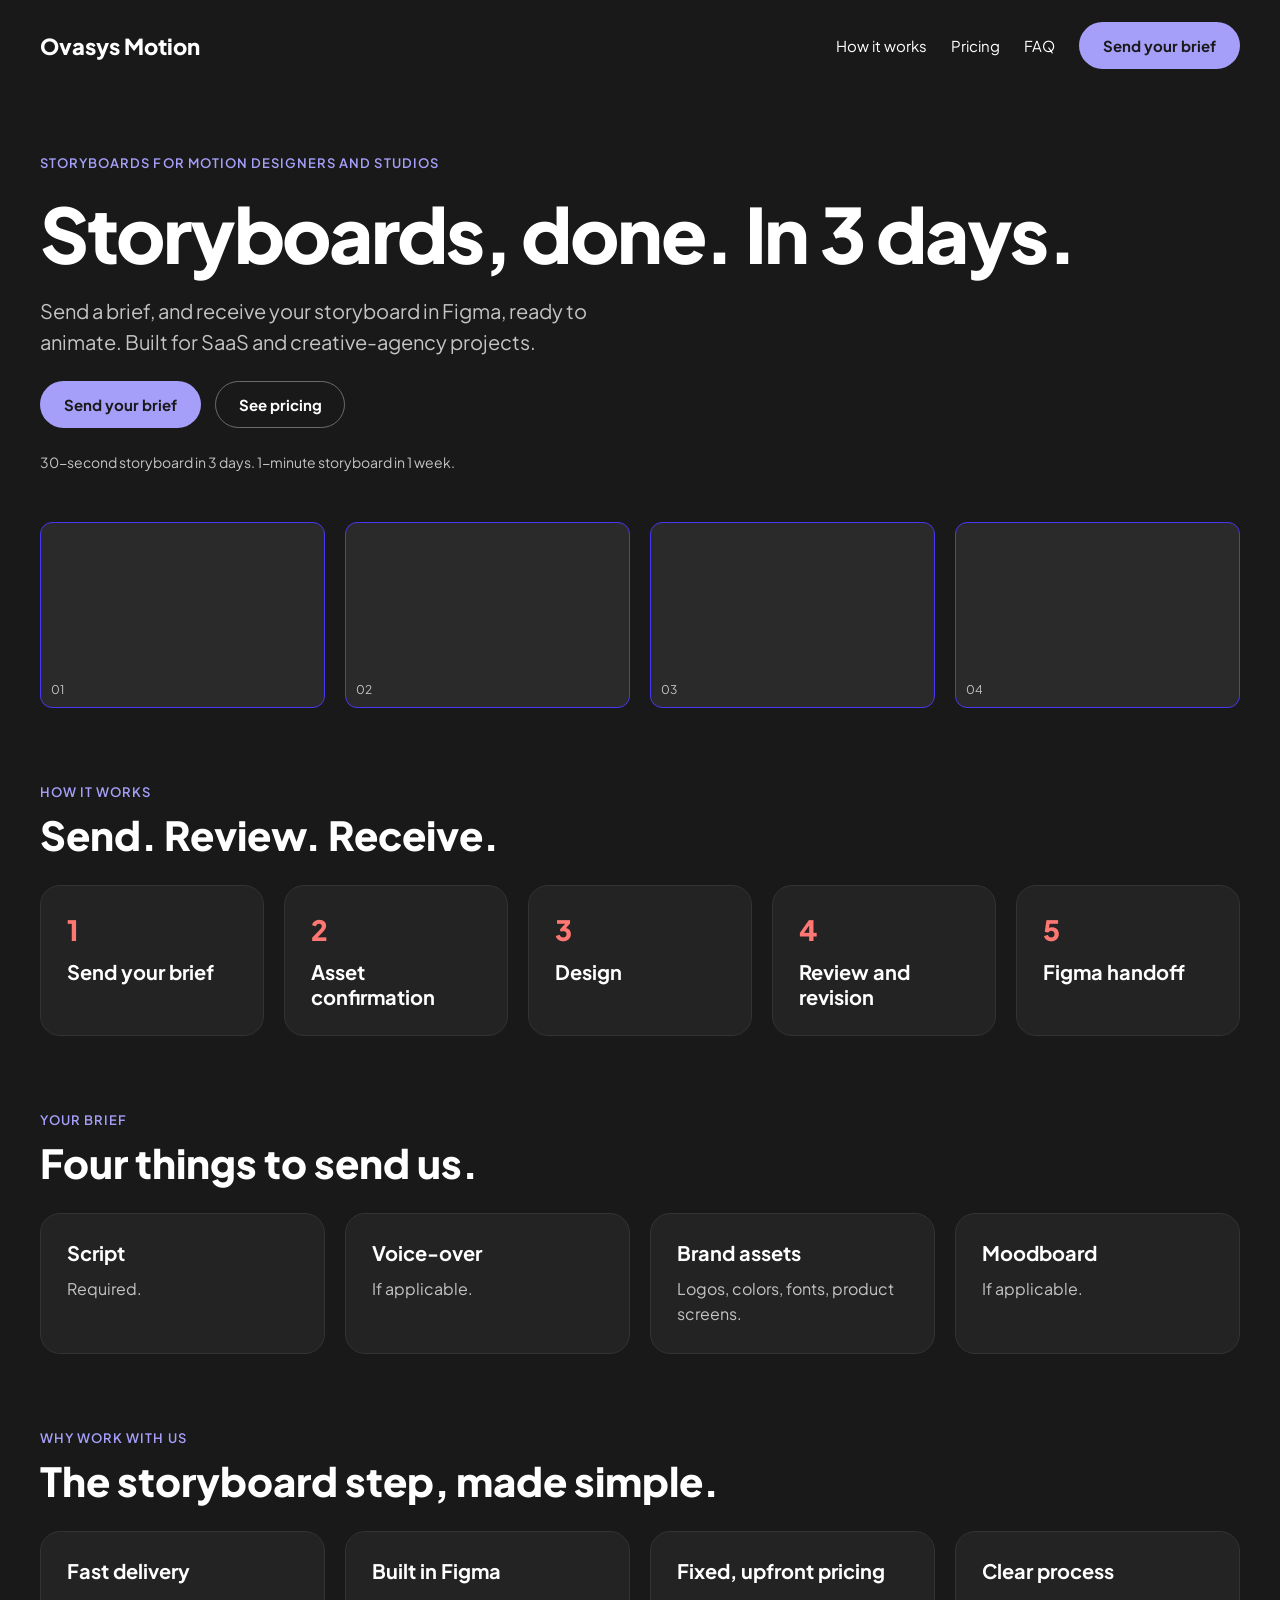
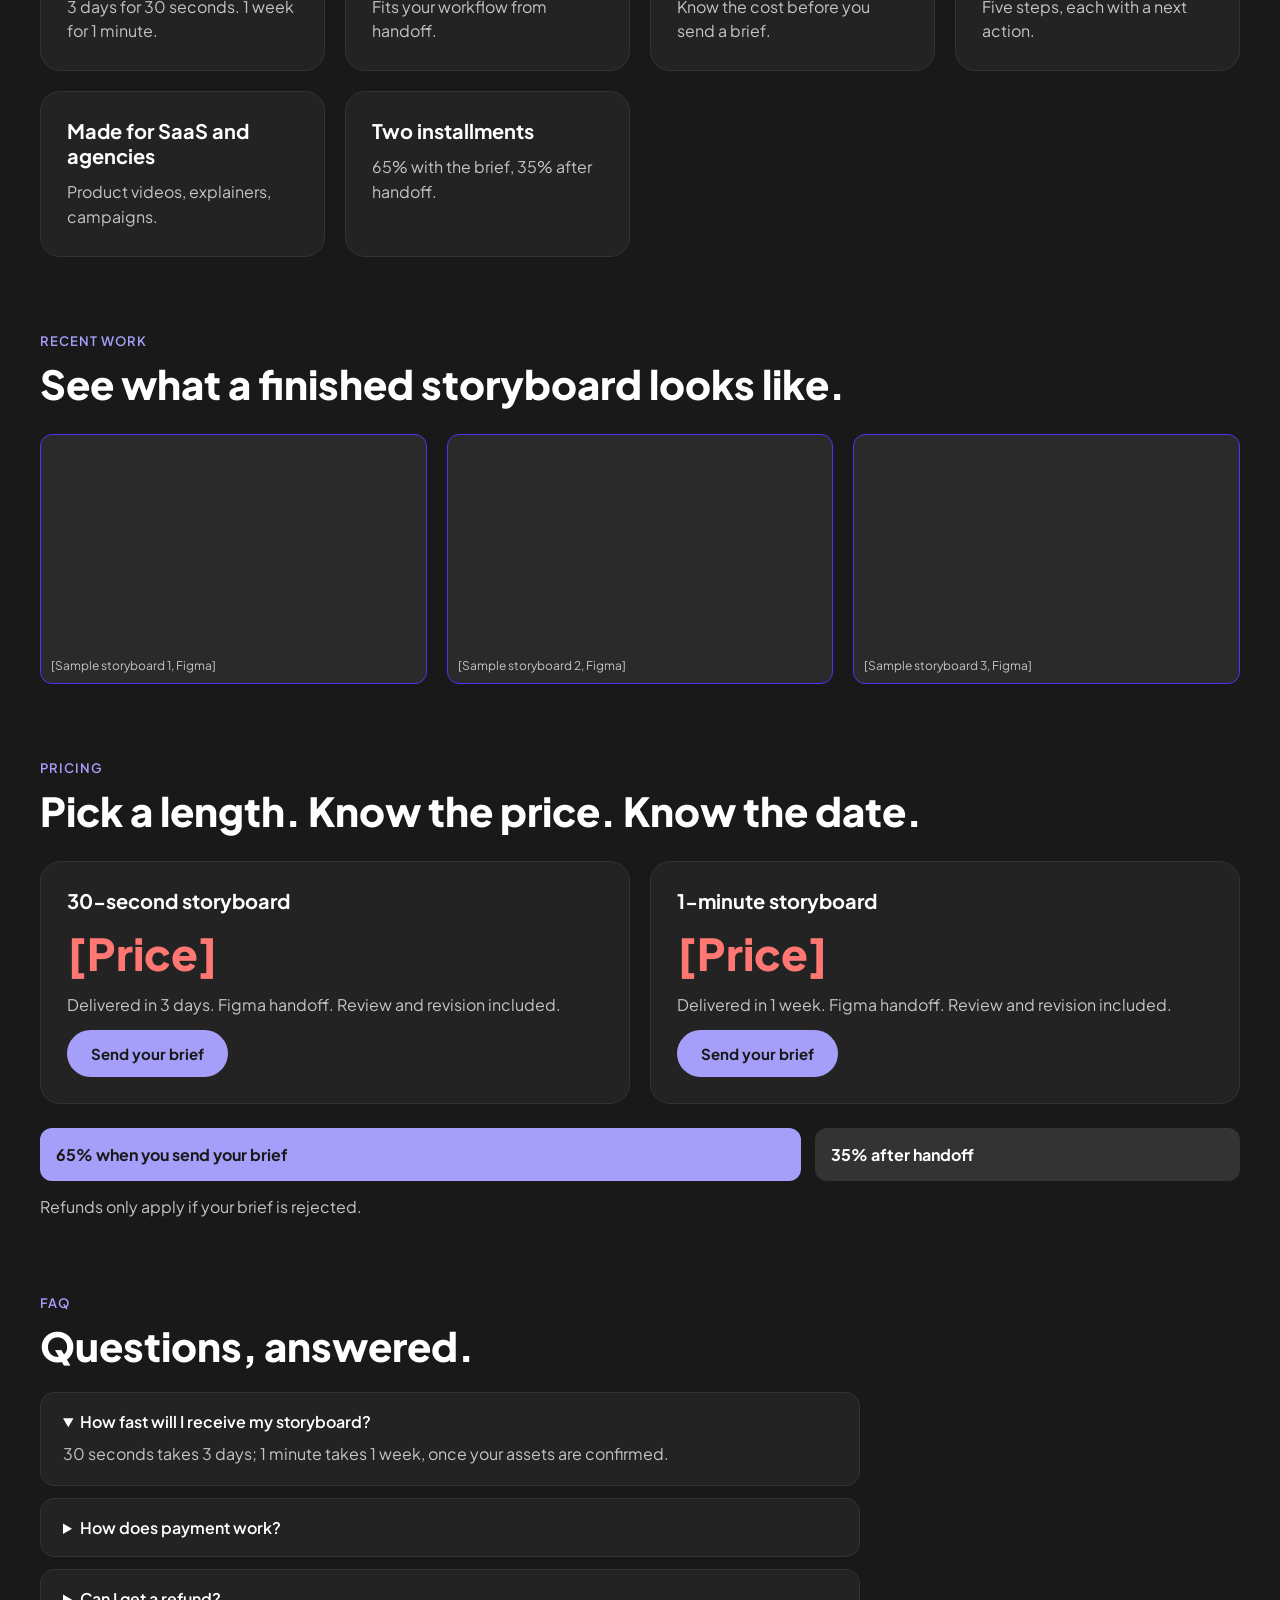
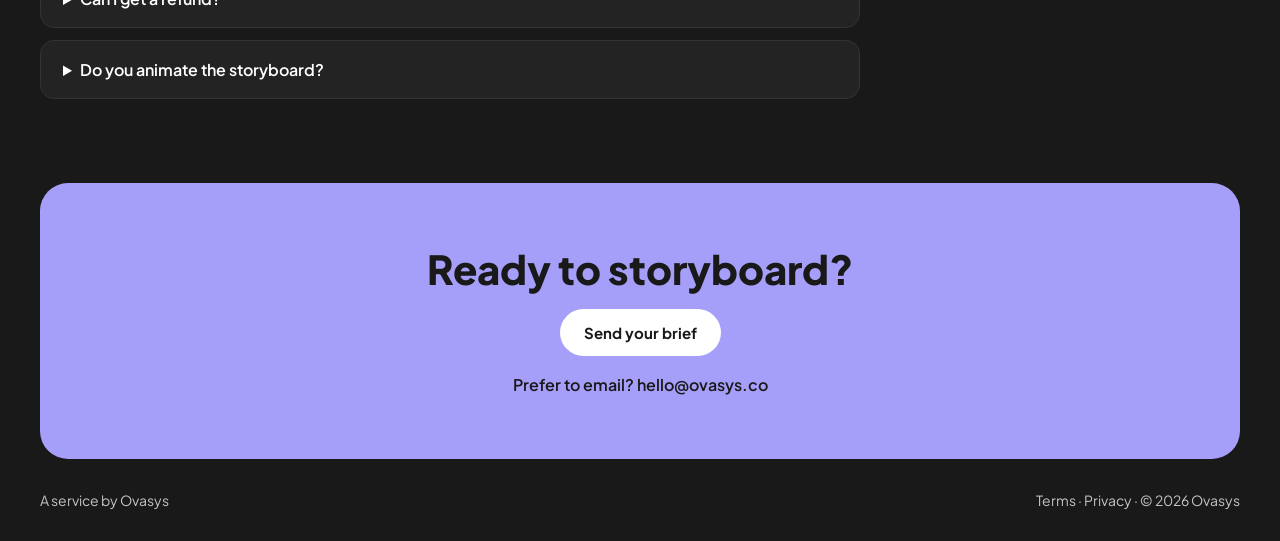
<file: copies/Ovasys Wireframes Main Site and Motion – Motion full design.html>
<!DOCTYPE html>
<html>
<head>
  <meta charset="utf-8">
<!--
Some of the files packed into this page (the "__bundler/manifest" data in this file, unpacked by the page’s script when it opens) are font files downloaded unchanged from Google Fonts (fonts.gstatic.com) when the page was saved. Google Fonts serves each family in pieces, one file per range of characters, so these may not be complete families. Each family’s license follows and still applies to its files. If you pass this file on, keep this comment in it.

Plus Jakarta Sans

Copyright 2020 The Plus Jakarta Sans Project Authors (https://github.com/tokotype/PlusJakartaSans)

This Font Software is licensed under the SIL Open Font License, Version 1.1.
This license is copied below, and is also available with a FAQ at:
http://scripts.sil.org/OFL


-----------------------------------------------------------
SIL OPEN FONT LICENSE Version 1.1 - 26 February 2007
-----------------------------------------------------------

PREAMBLE
The goals of the Open Font License (OFL) are to stimulate worldwide
development of collaborative font projects, to support the font creation
efforts of academic and linguistic communities, and to provide a free and
open framework in which fonts may be shared and improved in partnership
with others.

The OFL allows the licensed fonts to be used, studied, modified and
redistributed freely as long as they are not sold by themselves. The
fonts, including any derivative works, can be bundled, embedded,
redistributed and/or sold with any software provided that any reserved
names are not used by derivative works. The fonts and derivatives,
however, cannot be released under any other type of license. The
requirement for fonts to remain under this license does not apply
to any document created using the fonts or their derivatives.

DEFINITIONS
"Font Software" refers to the set of files released by the Copyright
Holder(s) under this license and clearly marked as such. This may
include source files, build scripts and documentation.

"Reserved Font Name" refers to any names specified as such after the
copyright statement(s).

"Original Version" refers to the collection of Font Software components as
distributed by the Copyright Holder(s).

"Modified Version" refers to any derivative made by adding to, deleting,
or substituting -- in part or in whole -- any of the components of the
Original Version, by changing formats or by porting the Font Software to a
new environment.

"Author" refers to any designer, engineer, programmer, technical
writer or other person who contributed to the Font Software.

PERMISSION & CONDITIONS
Permission is hereby granted, free of charge, to any person obtaining
a copy of the Font Software, to use, study, copy, merge, embed, modify,
redistribute, and sell modified and unmodified copies of the Font
Software, subject to the following conditions:

1) Neither the Font Software nor any of its individual components,
in Original or Modified Versions, may be sold by itself.

2) Original or Modified Versions of the Font Software may be bundled,
redistributed and/or sold with any software, provided that each copy
contains the above copyright notice and this license. These can be
included either as stand-alone text files, human-readable headers or
in the appropriate machine-readable metadata fields within text or
binary files as long as those fields can be easily viewed by the user.

3) No Modified Version of the Font Software may use the Reserved Font
Name(s) unless explicit written permission is granted by the corresponding
Copyright Holder. This restriction only applies to the primary font name as
presented to the users.

4) The name(s) of the Copyright Holder(s) or the Author(s) of the Font
Software shall not be used to promote, endorse or advertise any
Modified Version, except to acknowledge the contribution(s) of the
Copyright Holder(s) and the Author(s) or with their explicit written
permission.

5) The Font Software, modified or unmodified, in part or in whole,
must be distributed entirely under this license, and must not be
distributed under any other license. The requirement for fonts to
remain under this license does not apply to any document created
using the Font Software.

TERMINATION
This license becomes null and void if any of the above conditions are
not met.

DISCLAIMER
THE FONT SOFTWARE IS PROVIDED "AS IS", WITHOUT WARRANTY OF ANY KIND,
EXPRESS OR IMPLIED, INCLUDING BUT NOT LIMITED TO ANY WARRANTIES OF
MERCHANTABILITY, FITNESS FOR A PARTICULAR PURPOSE AND NONINFRINGEMENT
OF COPYRIGHT, PATENT, TRADEMARK, OR OTHER RIGHT. IN NO EVENT SHALL THE
COPYRIGHT HOLDER BE LIABLE FOR ANY CLAIM, DAMAGES OR OTHER LIABILITY,
INCLUDING ANY GENERAL, SPECIAL, INDIRECT, INCIDENTAL, OR CONSEQUENTIAL
DAMAGES, WHETHER IN AN ACTION OF CONTRACT, TORT OR OTHERWISE, ARISING
FROM, OUT OF THE USE OR INABILITY TO USE THE FONT SOFTWARE OR FROM
OTHER DEALINGS IN THE FONT SOFTWARE.

-->
  <title>Ovasys Motion</title>
  <style>
    * { margin: 0; padding: 0; box-sizing: border-box; }
    body { background: #faf9f5; display: flex; align-items: center; justify-content: center; min-height: 100vh; font-family: -apple-system, BlinkMacSystemFont, sans-serif; }
    #__bundler_loading { position: fixed; bottom: 20px; right: 20px; font: 13px/1.4 -apple-system, BlinkMacSystemFont, sans-serif; color: #666; background: #fff; padding: 8px 14px; border-radius: 8px; box-shadow: 0 1px 4px rgba(0,0,0,0.12); z-index: 10000; }
    #__bundler_thumbnail { position: fixed; inset: 0; width: 100%; height: 100%; display: flex; align-items: center; justify-content: center; background: #faf9f5; z-index: 9999; }
    #__bundler_thumbnail svg { width: 100%; height: 100%; object-fit: contain; }
    #__bundler_placeholder { color: #999; font-size: 14px; }
  </style>
  <noscript>
    <style>#__bundler_loading { display: none; }</style>
    <div style="position:fixed;bottom:12px;left:12px;font:13px/1.4 -apple-system,BlinkMacSystemFont,sans-serif;color:#999;background:rgba(255,255,255,0.9);padding:6px 12px;border-radius:6px;box-shadow:0 1px 4px rgba(0,0,0,0.08);z-index:10000;">
      This page requires JavaScript to display.
    </div>
  </noscript>
</head>
<body>
  <div id="__bundler_placeholder">Loading Ovasys Motion...</div>
  <div id="__bundler_loading">Unpacking...</div>

  <script>
    
document.addEventListener('DOMContentLoaded', async function() {
  const loading = document.getElementById('__bundler_loading');
  function setStatus(msg) { if (loading) loading.textContent = msg; }

  const FONT_MIME = /^(font[/]|application[/](x-)?font-|application[/]vnd\.ms-fontobject)/i;
  const MIME_TOKEN = /^[\w.+-]+[/][\w.+-]+$/;
  function toBase64(bytes) {
    let bin = '';
    for (let i = 0; i < bytes.length; i += 0x8000) {
      bin += String.fromCharCode.apply(null, bytes.subarray(i, i + 0x8000));
    }
    return btoa(bin);
  }

  // Error sink persists across replaceWith since it's on window, not the DOM.
  window.addEventListener('error', function(e) {
    // Failed resource loads (CSP-blocked links, scripts, images) fire plain
    // events at the element — warn only; real JS errors carry message/error.
    if (!e.message && !e.error && e.target && e.target !== window) {
      console.warn('[bundle] resource failed to load:',
        e.target.tagName, String(e.target.src || e.target.href || ''));
      return;
    }
    var p = document.body || document.documentElement;
    var d = document.getElementById('__bundler_err') || p.appendChild(document.createElement('div'));
    d.id = '__bundler_err';
    d.style.cssText = 'position:fixed;bottom:12px;left:12px;right:12px;font:12px/1.4 ui-monospace,monospace;background:#2a1215;color:#ff8a80;padding:10px 14px;border-radius:8px;border:1px solid #5c2b2e;z-index:99999;white-space:pre-wrap;max-height:40vh;overflow:auto';
    d.textContent = (d.textContent ? d.textContent + String.fromCharCode(10) : '') +
      '[bundle] ' + (e.message || e.type) +
      (e.filename ? ' (' + e.filename.slice(0, 60) + ':' + e.lineno + ')' : '');
  }, true);

  try {
    const manifestEl = document.querySelector('script[type="__bundler/manifest"]');
    const templateEl = document.querySelector('script[type="__bundler/template"]');
    if (!manifestEl || !templateEl) {
      setStatus('Error: missing bundle data');
      console.error('[bundler] Missing script tags — manifestEl:', !!manifestEl, 'templateEl:', !!templateEl);
      return;
    }

    const manifest = JSON.parse(manifestEl.textContent);
    let template = JSON.parse(templateEl.textContent);

    // Nested page bundles (iframe targets). Each ships ONCE, in the ROOT
    // document's manifest; frame srcs carry an about:blank#<uuid> marker
    // instead of a substitutable uuid. Every document mints the blobs for
    // its OWN frames — from local text at the root, or text obtained from
    // its DIRECT parent over the relay protocol below — so each frame
    // navigation stays same-origin with its initiator and a deduped page
    // loads at any depth on any host, including a file:// download's
    // opaque origins (where a blob minted by one document cannot be
    // navigated to by another).
    const pageOrderEl = document.querySelector('script[type="__bundler/page_order"]');
    const pageOrder = pageOrderEl ? JSON.parse(pageOrderEl.textContent) : [];
    const pageSet = new Set(pageOrder);
    const pageTexts = {};

    // ── Nested-page text protocol (parent-chain relay) ──
    // Page bundles ship once, in the ROOT document's manifest. Every
    // document mints the blobs for its OWN frames, obtaining page text
    // through a strict parent-chain relay: a document only ever SENDS to
    // its direct parent (which, for every document the publisher's own
    // runtime minted, is another publisher document) and only ACCEPTS
    // text from that direct parent; requests from below are honored only
    // for the document's own child frames, and the ROOT never sends
    // upward at all. That last rule is load-bearing: the artifact host's
    // frame-ancestors allows claude.ai (and friends) to frame an
    // artifact, so window.top can be a FOREIGN document — a top-addressed
    // protocol would hand page uuids to that ancestor and accept forged
    // "page text" from it, minting attacker HTML as an artifact-origin
    // blob document. The chain never touches the ancestor: requests stop
    // at the root, replies are origin-addressed per hop (never '*' when
    // an origin exists), and both directions are origin-gated (on https
    // a foreign sender's origin can never equal this document's; in
    // opaque contexts — file:// — everything serializes as 'null', where
    // an embedded EXTERNAL frame still fails the gate by carrying its
    // own real origin, and a sandboxed child of such a frame is excluded
    // by the own-child-frames check plus uuid unguessability). Shape is
    // deny-by-default: one request form, one reply form, no error
    // replies.
    // window.origin is the SERIALIZED SECURITY origin ('null' in opaque
    // contexts such as a sandboxed preview iframe) — location.origin is
    // computed from the URL and stays 'https://…' even when the document
    // is sandboxed, which would misgate every opaque chain.
    const OWN_TARGET = /^https?:[/][/]/.test(window.origin || '')
      ? window.origin
      : '*';
    function trustedOrigin(e) {
      if (e.origin === window.origin) return true; // https chains; opaque==opaque
      // file:// trees: Chrome serializes the file document's origin as
      // 'file://' while the blob: documents it mints serialize as 'null',
      // so the two legitimate shapes can never string-match — accept the
      // pair in both directions. https origins never serialize as either,
      // and sender identity (own child frame / direct parent) is checked
      // separately.
      return (
        (e.origin === 'null' &&
          (window.origin === 'file://' ||
            window.location.protocol === 'file:')) ||
        (/^file:/.test(e.origin) && window.origin === 'null')
      );
    }
    // Non-empty only in the root document (nested bundles ship an empty
    // island), so it doubles as the root marker: the root answers from
    // local text and treats a miss as authoritative — never relaying to
    // its (possibly foreign) parent.
    const isPageRoot = pageOrder.length > 0;
    const blobUrls = {};
    const resourceBlobs = {};
    const UUID_SHAPE = /^[0-9a-f]{8}-[0-9a-f]{4}-[0-9a-f]{4}-[0-9a-f]{4}-[0-9a-f]{12}$/;
    const pendingFrames = {}; // uuid -> [{el, frag}] awaiting text for own frames
    const pendingRelays = {}; // uuid -> [childWindow] awaiting text to pass down
    function mountPage(el, frag, text) {
      const pageBlob = new Blob([text], { type: 'text/html' });
      const u = URL.createObjectURL(pageBlob);
      resourceBlobs[u] = pageBlob;
      el.src = u + frag;
    }
    function deliverPage(uuid, text) {
      const frames = pendingFrames[uuid];
      delete pendingFrames[uuid];
      if (frames) for (const f of frames) mountPage(f.el, f.frag, text);
      const relays = pendingRelays[uuid];
      delete pendingRelays[uuid];
      if (relays) {
        for (const cw of relays) {
          try { cw.postMessage({ __bundler_page: uuid, __bundler_text: text }, OWN_TARGET); } catch (err) { /* gone */ }
        }
      }
    }
    function ownFrameWindows() {
      const out = [];
      for (const f of Array.from(document.querySelectorAll('iframe'))) {
        try { if (f.contentWindow) out.push(f.contentWindow); } catch (err) { /* detached */ }
      }
      return out;
    }
    window.addEventListener('message', function (e) {
      const d = e.data;
      if (!d || typeof d !== 'object' || !e.source) return;
      // Origin gate first; the structural checks below (own-child-frames
      // for requests, direct-parent + solicited-uuid for replies, the
      // root's never-relay rule) are what hold in fully opaque chains
      // where origin strings can't discriminate — a sandboxed root's
      // FOREIGN wrapper still fails all three even though both serialize
      // as real-vs-'null' rather than matching.
      if (!trustedOrigin(e)) return;
      if (typeof d.__bundler_need === 'string' && UUID_SHAPE.test(d.__bundler_need)) {
        // Requests are honored only for this document's own child frames.
        if (ownFrameWindows().indexOf(e.source) < 0) return;
        const uuid = d.__bundler_need;
        const text = pageTexts[uuid];
        if (typeof text === 'string') {
          try { e.source.postMessage({ __bundler_page: uuid, __bundler_text: text }, OWN_TARGET); } catch (err) { /* gone */ }
          return;
        }
        if (isPageRoot || window.parent === window) return; // authoritative miss
        const waiting = pendingRelays[uuid];
        if (waiting) {
          if (waiting.indexOf(e.source) < 0) waiting.push(e.source);
          return;
        }
        // Never-answered uuids would otherwise accumulate forever under a
        // request spray; past the cap (far above any real page count) new
        // relays are dropped rather than remembered.
        if (Object.keys(pendingRelays).length >= 128) return;
        pendingRelays[uuid] = [e.source];
        window.parent.postMessage({ __bundler_need: uuid }, OWN_TARGET);
      } else if (
        typeof d.__bundler_page === 'string' &&
        UUID_SHAPE.test(d.__bundler_page) &&
        typeof d.__bundler_text === 'string'
      ) {
        // The shape test is load-bearing beyond tidiness: the solicited
        // check below uses the in operator, which matches prototype keys
        // ('__proto__', 'constructor') — an unshaped key would reach
        // deliverPage and throw, painting the error banner.
        // Text is accepted only from the direct parent — the document
        // that minted this one.
        if (e.source !== window.parent || window.parent === window) return;
        if (!(d.__bundler_page in pendingFrames) && !(d.__bundler_page in pendingRelays)) return;
        deliverPage(d.__bundler_page, d.__bundler_text);
      }
    });

    const uuids = Object.keys(manifest);
    setStatus('Unpacking ' + uuids.length + ' assets...');

    await Promise.all(uuids.map(async (uuid) => {
      const entry = manifest[uuid];
      try {
        const binaryStr = atob(entry.data);
        const bytes = new Uint8Array(binaryStr.length);
        for (let i = 0; i < binaryStr.length; i++) bytes[i] = binaryStr.charCodeAt(i);

        let finalBytes = bytes;
        if (entry.compressed) {
          if (typeof DecompressionStream !== 'undefined') {
            const ds = new DecompressionStream('gzip');
            const writer = ds.writable.getWriter();
            const reader = ds.readable.getReader();
            writer.write(bytes);
            writer.close();
            const chunks = [];
            let totalLen = 0;
            while (true) {
              const { done, value } = await reader.read();
              if (done) break;
              chunks.push(value);
              totalLen += value.length;
            }
            finalBytes = new Uint8Array(totalLen);
            let offset = 0;
            for (const chunk of chunks) { finalBytes.set(chunk, offset); offset += chunk.length; }
          } else {
            console.warn('DecompressionStream not available, asset ' + uuid + ' may not render');
          }
        }

        if (pageSet.has(uuid)) {
          pageTexts[uuid] = new TextDecoder().decode(finalBytes);
          return;
        }
        if (FONT_MIME.test(entry.mime) && MIME_TOKEN.test(entry.mime)) {
          // Strict artifact hosts allow font-src data: but not blob:.
          blobUrls[uuid] = 'data:' + entry.mime + ';base64,' +
            (entry.compressed ? toBase64(finalBytes) : entry.data);
        } else {
          const blob = new Blob([finalBytes], { type: entry.mime });
          blobUrls[uuid] = URL.createObjectURL(blob);
          resourceBlobs[blobUrls[uuid]] = blob;
        }
      } catch (err) {
        console.error('Failed to decode asset ' + uuid + ':', err);
        const blob = new Blob([], { type: entry.mime });
        blobUrls[uuid] = URL.createObjectURL(blob);
        resourceBlobs[blobUrls[uuid]] = blob;
      }
    }));

    const extResEl = document.querySelector('script[type="__bundler/ext_resources"]');
    const extResources = extResEl ? JSON.parse(extResEl.textContent) : [];
    const resourceMap = {};
    for (const entry of extResources) {
      if (blobUrls[entry.uuid]) resourceMap[entry.id] = blobUrls[entry.uuid];
    }

    // Artifact-host CSP (connect-src 'self') refuses fetch() of blob: URLs —
    // consumers read these Blobs directly. Survives the swap like the error sink.
    window.__resourceBlobs = resourceBlobs;

    setStatus('Rendering...');
    // Page uuids have no blob here — they ride inside about:blank#<uuid>
    // frame markers the pass below resolves after the swap.
    for (const uuid of uuids) {
      if (pageSet.has(uuid)) continue;
      template = template.split(uuid).join(blobUrls[uuid]);
    }

    // Strip integrity + crossorigin — blob URLs from a file:// document inherit
    // a null origin, so crossorigin forces a CORS fetch that SRI then rejects.
    // The manifest bytes are ours; SRI protects against CDN compromise, not this.
    // appifacts: only on tags now pointing at OUR blob: URLs. A reference the
    // bundler left live-fetched (an absolute x-import, a runtime dependency it
    // could not embed, an authored external script) keeps the pin it was
    // written with: that fetch is exactly what SRI protects. (A crossorigin
    // on a parent whose child carries the blob — <video crossorigin><source>
    // — is left alone too; the attribute is then the author's to drop.)
    template = template.replace(/<[a-z][^>]*>/gi, (tag) => /\s(?:src|href|srcset|poster|data|xlink:href)="blob:/i.test(tag) ? tag.replace(/\s+integrity="[^"]*"/gi, '').replace(/\s+crossorigin="[^"]*"/gi, '') : tag);

    const resourceScript = '<script>window.__resources = ' +
      JSON.stringify(resourceMap).replace(/<\//g, '<\\/') +
      ';</' + 'script>';
    // Inject after <head> so the DOCTYPE stays first; prepending the script
    // would push the parser into quirks mode. DOMParser always emits a <head>
    // (synthesizing one if the source HTML omitted it) but may carry
    // attributes through, so match the full opening tag. slice() rather than
    // replace() keeps us clear of $-pattern substitution in resourceScript.
    const headOpen = template.match(/<head[^>]*>/i);
    if (headOpen) {
      const i = headOpen.index + headOpen[0].length;
      template = template.slice(0, i) + resourceScript + template.slice(i);
    }

    // Parse the template and swap the root element. Scripts inserted via
    // DOMParser/replaceWith are inert per spec — re-create each with
    // createElement so they execute, awaiting onload for src scripts to
    // preserve ordering (React before ReactDOM before Babel before text/babel).
    const doc = new DOMParser().parseFromString(template, 'text/html');
    document.documentElement.replaceWith(doc.documentElement);

    // Resolve page-frame markers: mint this document's own blob for each
    // framed page — from local text when this is the root, otherwise by
    // asking the direct parent over the relay protocol above. An
    // unanswered request leaves the frame on about:blank, the same
    // degraded state as a refused embed.
    {
      const MARKER = /^about:blank#([0-9a-f]{8}-[0-9a-f]{4}-[0-9a-f]{4}-[0-9a-f]{4}-[0-9a-f]{12})(#.*)?$/;
      const needed = [];
      for (const el of Array.from(document.querySelectorAll('iframe'))) {
        const m = MARKER.exec(el.getAttribute('src') || '');
        if (!m) continue;
        const text = pageTexts[m[1]];
        if (typeof text === 'string') {
          mountPage(el, m[2] || '', text);
        } else if (window.parent !== window && !isPageRoot) {
          const had = pendingFrames[m[1]];
          (pendingFrames[m[1]] = had || []).push({ el: el, frag: m[2] || '' });
          if (!had) needed.push(m[1]);
        }
      }
      for (const uuid of needed) {
        window.parent.postMessage({ __bundler_need: uuid }, OWN_TARGET);
      }
    }

    const dead = Array.from(document.scripts);
    for (const old of dead) {
      const s = document.createElement('script');
      for (const a of old.attributes) s.setAttribute(a.name, a.value);
      s.textContent = old.textContent;
      // text/babel scripts with a src: read and inline. transformScriptTags
      // does XHR against the src, but blob:null/ from a file:// origin is
      // silently dropped. Inlining makes it a plain inline babel script,
      // which transformScriptTags handles unconditionally.
      if ((s.type === 'text/babel' || s.type === 'text/jsx') && s.src) {
        const pre = resourceBlobs[s.src.split('#')[0]];
        s.textContent = pre ? await pre.text() : await (await fetch(s.src)).text();
        s.removeAttribute('src');
      }
      const p = s.src ? new Promise(function(r) { s.onload = s.onerror = r; }) : null;
      old.replaceWith(s);
      if (p) await p;
    }
    // Babel standalone auto-transforms type=text/babel on DOMContentLoaded,
    // which fired before we swapped the document. Trigger manually if present.
    if (window.Babel && typeof window.Babel.transformScriptTags === 'function') {
      window.Babel.transformScriptTags();
    }
  } catch (err) {
    setStatus('Error unpacking: ' + err.message);
    console.error('Bundle unpack error:', err);
  }
});

  </script>

  <script type="__bundler/manifest">
{"aab36598-5d4b-4978-a882-c417d840af97":{"mime":"text/javascript","compressed":true,"data":"H4sIAAAAAAAACqV9a3fbNtLw9+dXUNysQlgQLTmXtpRhbuq4bdo4SeOkl5VVhyIhiTFFqgQkW5X4398zuBGU5F72PT2NRQAEgcFgMHccHzvfXry5eP/iw8VLZ1IWcyeJu+Uy5+mcHrMyPj7yOXO6TlI4ecEdmqTcd97T8TLNEucu5TPn03iZO+LZ5+yT4zFKHT6jziKKb6Mpdd5fvHh5eeFMilIUs2JZxrRb5NnaKWmcLijy/89dMuowXqYxdweeh8jZZhWVziUnb8efacz9hE7SnL4riwUt+Rp/4MTjOMcUkbPcSXOHh5dclGxovpzTMhpnNGj1cFzkk3S6NM93Zcr171WULWlAKxTwYT4iFH+oO/0AvfH1ghYTJ28Rl63n4yJzw7zjugE0GUyWeczTIndee2gTFznjDid3aZ4Ud/57GsV8kE68Fkd8VhZ3Tk7vnIuyLErPreEbOHZ7J2UCxNEqSjMYo7Om3EWDkvJlmTu8qr/IH/jky7eX//SrL99e/uWHYSleEM/[base64]/52NjpC4dmxT+9p7PE/n3kWMf4qT+j924nnnh5DL2cSWJQQ0u1vt/QUhprQ+wM9FIT7LEtj6qk2nXzYG/kZzad8hinCjABSvHx7+S4qGS095C/gxzdlMb/iZZpPPY5dmPbxjM8zF/3TlUgNbCJYCfa/rEQB8GftNnsA/vY3avh/DeCX2K86lK3hG+YFeKgGGeVOPuDlepOT76/evpEw8Diq4ojHs81fvF+J9dtuLfpQCDLlbrcvyjJa+ykTf70c/eVY9MrnuCDUf6Qq223VeV1EzFfCulD2WJJNNZgUpSc7Y04xcRThvKVr5lGE2LA3ahHiPnLbba8cshGhQzYysJfDs98pkcKasGwOu7Bg/k7gvAAnESukgJrQuEjox/evzov5osiBRuQauJX8pJf7bJGl3HOPXeQvioWHtlv3fVFwF/klXWRRTL3jaz+Jr31AxUdb+Td8dIxd17QVxOklJ5/+z3Ecx2dxV7w5K7KElptxFN9Oy2KZJ0FcZEXZnaf3Xpo7rJyOcbwsS5rzc6hwvvw35mWUs0UEZWggunOccVEmtAz6i3uHFVmaOH/RzbPen/XTLaMkXbLgZHE/GBf3XZb+kebTQFWOi/tBsaLlJCvuglmaJDSvxOv/uaXrSRnNKXNY3GWzNKeb3r+tyXUXBUthQYJ+r/dvGEQFPw62UPWyZwAowAx2Mi9pNE/z6S4Q8Z+3THNOywX8mqeMpfl0Yz5V0izi6YoaIPzt1Xj2p1AULwdWg78/mSAY00lR0n86Kf0e0HegRsHjx3pQZrrRmBXZktNBmjPKg95gUYh+unRFc86CvMgPgSJLcxqV3SngBmyUr3oJneJyOo68k/4XuN//Cn/5Be4h5+TZv1Xx0y/wyckzfNLvY/+rZ8h58sW/D73w/Mm/0f4HAeto8BQQBZBkEOXpPBIT0Mjl9P2nzKERo06aT9I85fQfQDjns248S7PEyztfASXaaYD+5zU42PNeM9P/pp7ZA6D/ZzShOkRiuhT4q80iShIY4tPFvfPl4n4wKXIe9PuL++O+/9RZpt15kRdsEcUUm196QBKd/2IsX+wSlruiTLrjkka3gfi3CwX1EPe3ZZKyRRatgzQHjOuOsyK+HdylCZ8FJ3Q+mNF0OuNBn853iZAe54qWPI2jrBtl6TQP4GzujgvOi/nAgqnEw2fPsP7ff4IGe2RUtOph+M9/9o+p5B4B0B0sGS27TDArYs0PwWOZl5QV2YomG1il7iSap9k6eGCNRBOxY/wvn9H5P1qzBw+Dv42B/d0emhB6srg3VEghYM95srivpz0rGBd/I6YxdZc6142zYprGu80MVePFIgDUzuiEix9/dAWHGZz0n37x9Msnz59+MZhH912JUs978Wx3bM8X906/B6taA+Bf416vd9JTS/qvyWSi9s7J39o7TXg8XdwP7mYpp13RKFiUtHtXRotDlFhO+/jIuUxhwsx59/7Vmw83X7+4unj96s3FzfnVFQiW0WLBju/o2ElofNtlPJrSLr1fFCUHufh6edLrP3VuKV0444LP1KjgRbbOYwckrsySqJ2STqM0Z04kJWaHcbrwnaNjec7PaZJGzqJMc+5sVF//WYAQvXHmUTlN88Dp+c/[base64]/JkTF85ZPC6S9UZTejj8FVb1KoMa+seZxgu7feXWQv4roXCR3D8lub+I+CyP5lSIASAhWcx7+Og49Tll3PuDgzSCQEygQhT9+P61x/1xxEBc2G6lNKC6akoMIG1QVAsffwjhA3pS9Qekjh2RzuGW8PJRTIAkRbwELYaW3Sl5C9KKmAI9KGK/9hAuySvu5TgrYrEIaMD9eVTefkN5PKOJVyLMfUY5yChvojmVBVFSLLgQvBOvBGlcaWJubuBIAr0Y224n0IWnO/ZnJZ0gn89o7t2Qsxu/uA1vhFzsocB16xo1+iW5CTn3bpAQ2gbL0NdidbvN/eUiiTj9js8zr8RLU4Uq5AswSdVbhdRUGckP625wSvIdHZCbpCupp0j9NCGuQiMXMy3N/ZzymZci3KK+kiU1yG/2e2N8nVEXDW5sHQD5zHHuz2iU+NFiQfPkXHCDN6iS/USEg7rh5TmAe0K4X9Jpyni5hlKvtDRUmdagDfHNiBT+ktEr2HVeDw3E08VkQmMu4SE7Twg83HhTcjbt9I16bOKz5Zj5UZJ4CcKivSpKaEY59RJUVXg40jBdyq9d0nnR7L0hwk/hCJn4Qiy/pDzabjeVhtacWBWhP5yOQtCPRsuMD+YtQoDmO71220uG0xGZI719kgoPrTeN8O+88CK88X1/iX3fly3ermhZpgng46aqNHxjAqpH/Vqs1gxwPLQfvBQk+DyhpffCyxAKYvsRpwiXQmynnBz/NnzR/W/U/ePm0Uj96nW/unk0OjrG30J1N7xOOt61f510UPjouF7Bd5L66D2rlFc58nmZzr3m9hXas2FvRAhxPbfdpkOqlBvdvihEbrv9jaBMmtR4HFOlSevjbh8hs/u/hnbQY6G/XhK7eQ8XSj0H2ja7RpV3Cr9YqO8jNGB3Kew8KESbOGLUhREFaiAlIYQNRHHLLm6Z4mZjNlCoYLVkQmOlAdBy1SRbjUkio2N0ebmkplHPFE+ijNXlfVMOhMZtEEqogdEuc6m3T0z1t1weAxSFb5bzMS09igK9GGfkpN3W43zsPt5u9Zgfu2h/1aAybCxS8DOQdPuM+MZSUPXE/[base64]/FaUT5zj4GIBaEh/4QFn+ES4EEGp4A5kF5mutnWNJ8WIrR+a7uHg41ObGy00f1l7bbA+XHv10nnWM5CqZHUZAi9IdMjqBD+h1WD6Iyq6E+PHQlHjDSxykpO305zNQMs91mZ72BWJV8mOp3mLXqungE+Me6Xcwk/glef5B2OrC9WQvK1Aj1cSiIZD0rnCKkRh8B8NJOX45XvaYWpxDU+WfisrgbR3OadV38iAtu7Ypyz42caDwunbEzTlJnnBTOuHTilFMH2C8noZmTTHKHzp3UAVnndpyA9HLr/O4wh0XzhcPmUZY5bBHlwuh3K2x/RT512HLssOXCWTowgrtx6WolseMihHNONkq6h7GV0Z0S9l0srXq6VDy5mAO/[base64]/VxlMc0sxqciwKrhZ6rqtez1bVyvrpSznhacNP9AvYVNPm24OYTohBaZgU70PR1wQ605cUynjEeleKLH+DpCp5MHc0TU3ORJ6ZcQ1BUaPiJmnr2oq6ee1JGU/Opl2U0NV+CGvUhKFffkaVqKWS5WgeoMYsANWYFoEYDFyo0ZI1SxAzghS4xozBt1FBMCzUeU2/UNY1Wr3SpgIRRrWgAmgLorcI/cfLJC4Phb2fu49HWHf7mjo7c7ePhb49HR4/R0Sf8gyTV7+n04n7huafefVeqZbZJrH4hz+38xDsuOj5zsTtNXYRL2S25vmZHulPxoHreEi9swfPQfTxC2+FvZ2QEX/tv82veaavb7YZnW/g7vL5m19dXo6Ow222FZ2jrnXrSVL8VgvUWNnlU0mjLU55R5IUEXjk+GyG3U/KOe4a8uo/T6+vj6+snViPh0nCGtqfDqPvHi+5/R8PfZM3Rfk96nt9zckwac6yn6F0z5EFfo85QdGdEwdERDO6aHRF0PK2lv18azhaUnFFjM/6eY6/AJWaInAGjJMXhsAjKzs8dVpuWxYeOpzglZ27X7aQ+L14Xd7DVGPUQqv1fzCv/5dijWPSNU0TOCiNshzQow9wrUScNchAja972V6mlInU3P3Ds5ZjiApEz99Tt0E7Rcc9Oj+GXe+YibDc+Pp3RbE65d822Z+h4mmL3FBRzovBRf6/19bGsumZHZ7L1sWku+xagq1UNwxzTUe0vYPEjyO65iWrHIXI7ecdVqw2LrVbZfdR3O/[base64]/5bdOdy4hG7Oh6c73xhtfs+mrUCdF1dV1ds6NHUmCyBbphf2SkC3L2zitAShcLmeZxtkwo89zNpp4xeEJJOBzvf+J4iqzOqOSb1YZv90PovURh6LpBifzPRZp7rqunBSo3Cyk5tbFS4Ad8v1yCthNkYihalAUvwB/HDVv94Pg3Lwy6XUX5QFvVHXW2EvckzeqOjtAjg4JS1UXJ8W/C98n4cnS9mLFtxHmJup7fQbZyK6cN8kaN55hem3Bzm+ZJAHAVTlFBPjwZVdKlCL5XUCM1DJXPlouVUhW7WZrfutidUx652AXdu4vdVAzLxa7+S+djmrhYex1hV1gYMhf8w6Te2MWuFJ+EdQG6EhKWK49dqGaU18/zQp61brRYZKJCQkL8zAv9vfv5wh1ZutrSWqNWQf1ZxDy+sxet/WW39lrHv+2sTL0w222TjBQ5kBGx4qyMkyLW6y/Bph7iLGJMP6SJ+WXKlIcIeMoKKVQV39K1/lnSiWkMCuyS5vo5ASmlLJYsWzPKhUOiAO3uWLX/[base64]/tzNM+wa75dX5dwiEmbEX7qvFWT7js6XNGW+QobGm+YMHxcRJbqw+0wk/zFYjywlIHpDEuspoeEyLeDLT+UXbjbre5Vk3OozTjhWnAQfJAYasXtPJ2u5C7gEeB225Lkhmk82hKr4+9sMVWU6QtidTyEmQdOcOmta/Vt6x9S2q5KgpuQHlvig0OmOHaCsgDoGoaAf8QNiVlCTCMoG5aCFVlKWBb2j6mdMcg+QdYCT2KhSes+LfSaspUmKzqdukf9OxZ/6Td/sOPMxqVHsL6bYYw0+d2KnwtYR/+IZbzMlrUeyLVHFSr6ajK0YFJ5mQ42mNP5NvUeL/Sh71f6a6+eMODAq/AR5sO1OtFCwwIYAlwt9uWtAn4KftGeJ15Bdpu9UKVxLQM9xqWKNDNWvV6gkp3sWQzgLqenvZqzX1WlNzzJB9Ofd4tfC6tpjXSTHa31rAnlPT5KaE+N5TCX9Xu18ParCCbnpGiblr4K4kZyiowKC0zBOjpy05/5PNTkg9Q2ekYOywfliOcElkvjaxAVljdc2oGEREv70LNMbQSvzQWzanH/BVO/RVewE/w8cMRwpFEmJiTTZoHQ//pCe7hPu6PMCg2htJN60t4TvO3UCJbqDLoJRj6J8+w38fwpz/CLhR209xt9CZLiyV3G53qxqrG7rzCCbBO8XKcxt0x/SOl5bV3zY68bji8TvxRB12zI/zPC67Ro+O03hcLtdBybc027qkV7OuCvkU5eI1pYC1RJ7h056ztYcbBWwlYs4i9vcu9mGOOwpgP+SiQpENYzfRrkaAJtdEx0SygNsTsGCAfecqcVgz7I2F4NM8nIzDXWw2eQIOobvB0JHobCrEWRyMfdK9rb2eLIWtopinOD4kLj2ye+rQX9gJ+1g/7gcV3Qyci1gYXI1zWppknRxyn5MmRR7scdRmOSL/[base64]/lDXvdr6LuZLR5Um3N76fW7+fW7y8r8eq35PjBj9iamTn11MISKmV1tVtq8m2CG/K6zAjqHS/vcnRUc186LAWQumbhUpJxuSVKQGb9wKQHSrsdIeMQkw5PRk1xASck2iuEF5eEkGS7bS2321aie5iS3/XmSWF3YfUQiYda1zHh3hR1vOV2m5hdUZz2Qx7k6kyfkGU96Mw8yEFP2u1MQ2FGvQmIdhn8QzVmxaRUsve3CN8QZh7g9bjdvmm3Y3WYEEJutIuBAUSp2M5vAQDMPIiJ1+8lxi65VJTAm+I5ImdTqBzOR0iyUVPiumbbzElvMD/VvQzm0p4+7ZDlcD7C89N4ZzBXJIaKFbmBP2Ph6NG7TpRsdoW222bJCg2mHTIOAZ5XwSqYcM8sypVZkRUsh4H9tNpdBYOkv6tAv80u1llHP7eomMI7saGFoOHxoz59io7hn/qdGdX9GroNveAS/uaAwBNyZnXyyJscnzx7ho7gH58X6jP95+AClwgtt3eC3Z5wuCrqJXq63ZbWU/g0eCIIWUTcf9VrMgEe4zQdTDodFHUI8373iuFkFIbglV2aX7RWdUb1VBJr+p5mUU7J09Dop5T4A7rXDkWBUQv5/vEUheFwZOoF5/sqhyOt/9yW1b/bBdcQrNLD0UAazFt9hfipLouIYE8NT7oBL8FgokI5s6qYDCEW0Y90wBkbCRo0ERJc3IXm7nY70UIGiNB8kbk1n6r8KNykmLuWexr1JggvSetmu73xQfWiVInudltSrxBcXxFHGfj6jUBANk9ocNNuL9ttr/leyKl3I1ytUMDMT9Rup5Jjlfod+Y7U8MgmeEo52FfeehmqkDhEYjIRBMAWyn9G7bYXk49QKhR8PxuHI4RjIZelyrHdRZuICJZfQKDa7UqqP0C435SKm/YXjC6T4hxUIeYLzxHOpJuU6SdvaUjGlp6vCx4pLQlmbSEBz4bmV6MyjYSyId7XRrgImfkhZPwk4lo/g2L1C5bAbbaYFKWoB8XKN0Vp1e6pg1BMvuPDeLTdwmMnloeGpZzu6Nk/[base64]/R6SDLOuVMQOkQ+UJPCl0ylHoTVCGP+krRigyn+LkuxOK09bwUR4icldJEMMEZImcTLwWnVhwBuTLwY/7NTZTnBTgBJ8SaMmY18D5L2MlX5ElTD2ykj7sxFbIb8mV4gjghJWpYR9+4Fjj5Htg+XPwiYab5wTVVqsq6besAiA+HlIvAYh5NgQLtsLy21o7FXaCM4Z0cfqAL04kbruwyQ7PDq52m0szohuCjLYyWVNUZ+7cbXqh33sq/girMjI9TvemmOz6BHg/[base64]/mApKcounLd/+2N1EJ9bYXezcYQBX3y14zpV5aLAm3KvPFTn5CDWOLoDHcQlXdRp4kTMofMFX7tSH4sCgHbKhPuapo8TtKvsnMDg99clqvAEBQBg6MtoTSeEuOOiyGiUuxIh/s7M3UqTyQlClY2odztk/a3HdxIvZCnjImzeBfvHbm3ERB348rm4JIZj320nuEY7/FVEP4l3ey7u94DqSioJ2soHh6AxOsKSJm8kH0u9qA5KaEA3hu092cPNmJRnvVA2KQXBzTyliA+Go8CL9ZE85d4EP5YkzoFxEPdxJ+08dk3yk9yJoBvHe9xRaxR3wMMax2QICrNDi5tVOJY77gYvG7Ecvu9HeFiMghv8SHpAL6s63GK/p2WFmexJydpegid4juQy1+u8+st1FqLQwwu9t4CrKAMnJFJIUIVvvUJqwc1K6sVKcYQnerEyQr2agGSkDjsp2+1od6HabS8jpZcihLOD22Ri5h/jG0TOYvG1G4SURr6GwMWetas5QSHiCRtlszzWMWEKA4ERBI+4vVfxgRrrZSvRyoHMJlqexOVevY5oOtC9rtJa0NKsRanWosGCpxbLXREQoq0DFrbeZGflMiyhajRBAuY3+ObG4t1vbvgie5UEBRQXjF/BoAIWzrnHRBSPYiUtZjXBU2BW0zoyaeplgk9J5Kn/TiZ62cwNUzyvmeJ2WzGtEWPpNPeWeG7JIsthMiJzrcGZGKWUt/S10ZxMJMokeIrIWSKmOUVir+a+WTJgB5b2Hrr6yz1k3u2Cx3Z3mhXjKOsKV+R6Z/3Ja4fwT+OlexA54DuuMHb9k6GAi8sempXxoc8r7FADYKRUJ2JYHjZJg7WJaTGCDVlt1ApcF0dkTM6Or33vM7vfcnaPvOtw+6/tI2OcHaPQ/czu3cD9zFwRivdnmyX73zdLTDKzWTK1WW7IpKWOW3UANPfPst4/ido/9/b2mRNucEyHJvW221YLzC/NjETaph7KDQdwuyLlDk8IG4IZBG5dSf3p2JJybkHKYWhMcj8rouTintMyjzIv8m4RvsVjHYC3It4Y39Y7+Y6MocWC3En+AhBCcQh3hjgvdoYDjRb6NIL+8F3d44KsPIrHCM/[base64]/JfbipAglNmeDqEvSnNa0+x2+AVi+FyHkuHZU0udpumwWQDUyuqQjs0PWSSO04Hb4kb7yxQPGXFhPgXZJWD+Hz5jHw0hwDLx8+Bt7jl9Yx8H54PiIvQZl42W7fAl8Barsri7eo1/p/A67gLw7C9xwF5/oAmtcH0Pv6AJrLA+gcv0Hk7FzspTdwANm9vPDW+D1CgfxrnUP3O8JlnBU5BZnea/VsFUgJxGEnEPtFlnnukYuQdCKwFN4m+K3cI512M4hYy4V6upZBjc5DKXiePfmyb6wJ4LFQnuoIzEHZ6aCCeMXp6TPUKTrUj2dReV4k9AV4rWx7xk9JvdBxfbfjFWdnZz3L0vHkuVQA3NZqQeWt6Ii97mg/dadYSH9NcFdXQUCwkVcRc6TjorNKE1o40TJJi2Zw0AtK3CAvuOd2QGfziI+UUygGmR+5+IaT4+6mh08qHYxsxyJ3R0fHa3wOXgheGIzpLFqlRbntzos/uuM0h8wmwkA65uR46EiHq+vJyPLmfGO5HrkupqSHC9LDpdLfSgePRhAjPWUyIrCU70WEyorolLXbYxVEy4cQxI2iTkeohoaRiBI8Bp3zMFLxnkfGigGHrHEiPjp2cdQ5AekmO+2FLMg6J4O8Y7IHUhwjTElcb8SStPr4xspPSCKjTbjhdmrDCVISQtSZ7EZnDtBG/M2a88hgHpmeRyYy1R2LkNSs0xdPR66ynutjf2cyWecEDTISi8nEnZNK9SRiqQ0MYvIj92BQqDnZCHW8cypHE6MQWgQCAM0pGGBUlTZM6bDdVIcspypeWa+bDvgUKwdr1CIkhUUjesGur93wJOjvjKjTl9/vNywqab3CdG+Fo12gUFjhCYkEUKLdFZ7AByb73V9fu2jTaCn6oR1yYjWW0clqvhv9YwhBwJ0gleHJqrDSP0ZuWBBh/5xH9+CkDjHbombgStc/ODpKcXTkHZJi2ukc8C95T209LOjZBe+jKD1XmkG1yQeupSa53GH9VU+WN7lQmhXbbeHf3CTxOYMIEhN+XBfW7gmFLygVJNYUh0FKzoYpLoGf1elqhcbQSxFkXPBjxj7Qe054KMhCYBnRU6KtuoO023VEVLBe2XKYCjxrNXp+V6ZFmfK1F+2FZk/IgTFEaDBpt0vQw+sK0MEg/FCv0FgeI3V7VNVcBTgBCdY12u0WdJDWYfdBQd6yjeg6NwTjeMB9lfqKWEu95tqbRG4oJTl5tddFKYQm4RxJcrC2qbQbyhaC/FzkSvGFXkRlZfEoKDwgyEdloriTCuifaXTbcJd8Ta1Mu9qZUuevVCE8xgcLLJqSCYd8RG4Adt4AFMoSIWmNkGCaQOTskoqIFxX139APglukgY/[base64]/BPbfkVtviQbjOijBoMZdbY5st70rcofvCOPeHULYE+2lXnC7HdvWadRu39lc+x1pVEO4C0x2PhyPyF2V1jzw3DcSGxlaD2CESEfa8vW11HDrIBzgxgZakB0Kchbt+AWBBGy8zSHwHOJLwgNlHgp6AmS3OyBz7oTFEBl5dkm9O196TXhL6TjZWuxSyxmZUG+BpSBz1/DUQCtpFb+TLhr4drv1bslckv1aryWfLZMv6IBVaRVsKqxbgEQ/lJ3tG6hlefBRf21EZsKvQM1mTSKqqvAMDdZave3NVY8jskaVSPdyU4P0iqhmfz1o24ysaqUbz4KjYDWY+yWdkBvvCo+l+zTCosj4XL3wKJ4DEii9uNRWjMU+uAVttiC37yjp9/CKkye9Hn5JpbFebfgVD+vEIyve7QP5FPK5G1jmwc97rlaaPMtjQmmwLRciT5nEwLa/yWvldWW1mhCQELQoUshDg3kIjcyQ3imAxOTM28wpY9GUBi+pF4OmHmfS11/[base64]/uTdRrPKaD5epsklWLQ8tGkUqpbcLv45zbKPkO5ANpf2w5+ijHkamJuqqmrIf7RjDQHHvlE1nvvyXEzDxa7UbEDgmC4RafpdzDuf/k+jgfapNXnumsmW2m1TgbZbUz74hLxX+BV+3YiX+7Z2RDCuKWY/GK91QRC4cWkoyRlkoKrD14RC3Gqa/0lT4eiutnuLGL/G+ts7qg8qUzOVIDlBVp0DeZcAIX/AV8rtJ56VxZyGm1qpyK0TSkfIySO7KxvDoV4Fh9+wlvC/1gr+EL7wfsAcFDtS1XMlfD25r4iCnYXKk46KvNY+5djYxwKqNFGFTvEG/vUj4uXbrQtZF/Hz3uLeRVbgGbiDhh4PufBZECxKEdjhYXpMm6Zi1dKPuR2Phq5IKK4HIjkbqWTdyDSu2jqAVRJImZVfxgljoYwJeIXT8L/ew1+SGWVdrIllWkk9vQ0gupu8f1AHp5tQYJi5ppHzNP9ZjFA7WuB5mn8nBymvbpCDtFJyqRODqByH5uB47aHBD5KaOfSe0zxhTuGbLdSgcGjDlgtawo0XUTkVvg2spmjFZOIeJiaC9BSTCQFaa8hdjSoHaM0EbSa6QYuQ/bcggZfqNvQ9RUYf/gZ6iHLZnSgqZiiYYyO36dMm2fUcKksmlt5kKpuMJ7IfCvj+NYQzDeLMPimUabYuYMtx4zmnNGEa4C5u9RuNLXXxbt2uOnm3fhKlGU0UMZZReruVHxktpYr7gQY/[base64]/iW2Huq2xgmC+Bi3i23b4S4Z6iL7GKgiW90SBZaizxkFldC7kkx9ooN3jVqDOYQ2S0qJj0cnfKy4PfePAD+2NstvyJas1LY+1XtNwfVgOY4FLnLQ+s69Ks63J3XZcaQDUUXx2CYlU3Umyd+DaONWWUVWq/gLvmTqHwAwVhpYKFtbqWq7qRkwgy21EiNo4SNw1HCZE8NaksOq3P4qTaZVQbiLM7KLzULsZZQ0mWQVLfbHBwYjfw8aXar2Z/JyCiAJlI/JubVadfIRzDREsaF3mcKhbTsw0EuysM9gG1wxsjtSi2EKiF0/vNdtuCMCRCyKvtFkr2URA29IqWu3U/0bLdBlb0L/DQYCxCil9Qg7XJP2puQ//wuffwzqn2yF6Md8FeE2j7y6TVqw6f//t7x6QNrsk2Gjw08rorNexsd9i7xFAR8Uy6GNddLv5ivzchaV62jhGRGnRvOnyho9cGhyHT//uT2yPgMapkgMOfdGEm/GedPMACCc/qwyuk1cn1IuH/f6Q7uHqG9aKNYQz+dHdqdwm342V+g5fZYe67Io+I1GZm/mf2YLvPTMoBN2S3w2+ozVfWNNE4dCxJs14Tx+32RqjDbjTBfajZpqp0XwmxJIpYSSVLJb3pUK7AgsaORrXxCUGwKzwlO1kPoI3KgIhC+ymQ6slp7Tpjw71WrYG6aKp0Q1NjfGu0tTk5bXkGP5P+VyeOi/YENjhFLHeYuCOWx9zf4Vb4hfcNVvKkNXtzQB1cIiVhunFaxssMcrQIlxg4ncfgYXpgm6N/PrI9KdC6UaSW//b4g90vYymTB61ehf5/ZrvbbyW1v6qf3VMQtzKLiJlpJ//TCCqj6Z4foLX2IS7p8Vyp/+d4RTJZI/ik7XaXvRJU9Eqc+nPc5GlsDZTYS4rajHepzRjhVZNNa7wreLbxAZ5tbHi28S7PNq7jbjWptIQq0mrtkqfttkGFzDbZlcdIq7XzJn4YI71VuIOUQMoqvGq3/x5urnZwr/TflQV4lpR4I4NMxY5v7OkKC8TxrkSpUHJ/8Bh2FSmBYB0Xl8gooveSskS2sjcVVH4iMNUgo6W/jY1mf4iXu1cXGDXxn9xgsNy9wYCrL+5fZNCs2bnPAOdgF3zhMSw5UMUsTyqDCLGv3PSEmWiCU6G9noBrSaxDC8V1DUGEa72nUQtAzKCZ9ve2r9TetRlfZ8WYYUryMB8abdG/XMjBZNJraIckG6/hvZDWadN+psTkPYqT3P/MEpqlq9LPKT/OF/NjkSTrP/0v/Sd+/3g5T2QBbOJkKQbqz1N4zcWPKHHZLHry5dPuy2/Xr+9frD//3pt8dfVu8RNdvXz+avoHP/8myy+/eV78fPzLj9/OJ7Tziv33yw+/X6Qvy/i728vXP7x6Pkm/Pv6vi3//W+PqJsV8b2xQeGh839Xjm3749n72x0k/++nbX99cxsn3b9e/9/oXybT3eZYfxycnObvv3a5/f9f7cB/99OznnxJ29V1/cvXy4+TZr99/7rv4p78a33/G0ZhmxwD4JAI/t/984Z985feORbkZ1A/1oOa9L39Ik/TN76+Txfe/v/79q2ffHr++SL/8cfU5O77/+GuWPfnx1ev14rL48fmzH4vy+69er/ji5P0vv3779Tef+2vrpppfmlbq/UtXIEIupFYqFr0zlNndtq0W4YaVcVBUgfjLMYTmTMFdIsilxeVeqKFbdmpDXyThb8ZA1+P71c6Xcsg/ovW9sETvx5W226D6b0ad+o8eyZ/EXFtsZdC07+zhlqa9kE6Gauv4rhSvqOxcM/aUQNSp3t5Uuu5x8qyHX3DyhD61FOUN30bbNEdJI42WqsLlfgQgk4y5Wq6vAVHM9RxlMU8Z1a62MnmHSZ6jjbpL8ov3E8U/1M4i0s1Qva0DB4xt/qFYWJU/EQ3mPitjsoR/8dI3Cy/s4eaJWDV47sdlwdjbMp2mOXGjvMjXkCAbjOo+5H2OJFFOPFkgjiMyxWYoe5fdzFGFMK3+5DCRPgdmVvJASQSI5hpE80EuiHGiFHeaP0jzSbGjLtPu04EDoxWZ+hLsem5nKeKjjEFfr0mUZd4QEqmIAIAQ+Im95cLTMNwrHKnLjKwTa0y+h5GrQY/Dsb75SF6SlKg3bpXf1q1f3O5fff3dhw/vHLdzK1jBJTPd3arOKrj+SPQzNh++JfUMbAT0TZy5N8abSZpRcehBigbIY8mCoVtKe50Lm1BhzgjuV4IrwMb4jmzk9XEs2FQVXhi/V9t6Jr+I0KBpJVSWQFd6p0OGTtkTBM7LxPkuvkUQXYXv8J2vasVR7m1qjnTWzDq73r0tWH+9tRBuN2tUO5mImuF6RBreSd4MikwlMri1mRdJUA9EBq+wYFb9A4SDlAcJdpVjvoadixsj1p9AkCMAhuHobzUbzkAc8+rrrmDBG4PdVGaUm0oLTVL15PBCDOh/5Y7rOR9SSteT/ubFq9cXL/XXGpsNYjHE8I1nlxr7CuGVlboGSECdvSgXBGApPV+m+zHiYuJzM++rikzxiszb7fkwGW23V+32lfjRQIJTd+m222rNoRbam2uo6rRPKxtV9Ld1proxWUrfuKTmXAHlxhAJJX0dxngq4bXdPs4Ltf4ObLrEcR93Egjh9GYRC5zHnYbzinY6wo708v674NebawmmGEA/Z7zkziyCMFHHKHXkCFy84+2RIIOp0SpKM3Ep42Gcnf8Vrl4h7PrOhxnV0SjzJePOJ/mgEd4hzsbtJB23+uQUpcModz4peiWKP/ni3pRGUsPMk0EgpYD1UkeHQxRBkgCeaGnhJUjOeXEH9JrcAwrhuXGjmYbxkvFirk5JppAs+NX7UVEQvEQiZ4ySG5YCd7XTDcSLmO67yRl5wWsp9UDUfr1AElp7oF8i7MrAbjgtIwjkhrhoCWF5Y6XbecE77py5tesP5R/SOdxW4c3xLUfVYK/EErwau+pen6ktCU2zsQ6AJUFhEngZoIe88V6jvwFVfcj9CrFzY7t1pU/yxkaeNzYyDKDdPvhp3S4Z6NRbc19h3DAZhaE9hnTi/[base64]/M8Q6hP2o5JHnnvkl9bp93Vru9fLsgEvxCietP7k2Q3iSj95UfF1mjZAD/dJO0pGIYcBXycp5X/rRME9MQHio/ijfizmm4dXXOglhcMVL5n+MN3CSbTtZdfS27qRrvVYkrgbtjyu8ozSt/0t/AAIJ+5ecFm5VpfisKuvJ30Kt8uDpYlsGvAP6p/MndM3lv9J10NnnW60Hh80bhc1n4RaPwC1n4ZaPwS1HI+v1NfdM03BsuCk/swhNV+MQufKIKn9qFT1XhM7vwmSp8bhc+l4UnPavwpKcK7a+fiK8vIfHVRlz8bfjgQBTCTYSVz2NZKS8I12uRFwKQ9sXMsqjyp9Hiy800EhdLi6d+Tzz2e/r5RD6f6Ofn8vm5ej55Kp5PxJTnvY25z9af8y/VU1fdXA1l/RO7UHY75/3njVLR+Xxs3pd5qFQX47oLVa56Gde96ArR0aJgJc0O3LsNNdGY7V+1Xcn0gJvm5dbPev+u/GKWJnSzc0F75Y/Hxf3m4F3p8BWRPGQTL0tWlIF6rPy7fq+nvLzE1b7+uKe+KO/HdvGvlByfwiUB12Nx4cv1GLgeuItF3UaTUIjYvEmK+AZuOIYi1dALA7XvtjLwwnrLu77rIPhxnOIfKXH/RROa0LGLeU7cf/W/gP9cTOFh0qOUPndxDg8n9CQ+eW7pdYpceXTZ3lxKnlIKBa11UC4UqfwTQZpeyCBm5T5fEu5rqVsRNx8MSoxyEA7ndBBJmTCJylt3u13KZL/QS7gMVN70KxqV8exdVEZzuKNAscM/pfQu9M2Nvkw0ErnhBcV3RfcuMp2H8k+gute3IFv8vbR9p81MYktS53kLo7q3PA9oHlgFPA9+pIO0cbPup/p+aOt29kebZVXt3wi9j8uf9tlLdbbKm+tbRMmHwkzaqIJtwC+lvOSJ+KDAhTCrG4VdgFkuFjdoLysM4W4aIA3eDG2WcCcq3JBIlhgGgcUSySBRN/T2l/dwNjL1AqSTFzlsDl9MLJXZf/H6BMzq+yqcFKHgwHD2Mh3sdIlwGqpGHlKojFClgBklyQXcbv8a+Juclp6rZFAXLy0LwFIgNbjfwF8fwG3ydQioK2Q0bItuKLaAN62xfrudGpSChHQRmcKEDW/dYttt0tLdLspiDOEnmcdAfrWZJGQGB7aVOr3HCMPXIXzrKh1naT7VSR2WCnMgUCjcbyDz2R7ONRXxYp7GTGRblMypGF5dDgkSQQzaKa6NeQ9dVD0Xt1433sLzxhb7hR5CBnM/szfHV7Xma0VA7q7TlLl4DEa0VbudeyuVIU+Gv/QGt6c6Z+/gtk5bfUeS4e0IckPo5G94Rsbtdmvabt9aeX67Iqf5Atby6vz9q3cf5A2xs90QmbWu37odGVGzn3Xkbi8/hghuU3qkukcJ47UG68UBsGqd606u13uV6/W9yvV618j1etHclPf4PRo0xtRuexeNRWnUHtytF8jk1hRAev3qzQ/udit+X158ePEguBYd9xCoxIUoAlYPgLBYchmG/wDwRKGEH65HpJf9gux9saSZSvzSTP/XSPmC7/df1EOt85zg94fMJ5fkfbt9YcmJYlOwGaVc7DS7KspEWgxIuBe+H95rkws+115vl7a15TL83rtEJrPHuZ7lm4c34t3u1leXnboofLNDs+c0SSNx9xB3IrjEOtiFgGyB2u0HXn2gPdqrEL7yhzqSFQ+1R/hcaamlhvolOdu8aSDwy+og1r6xcmhUB+rvmukmJI6bKLOVQN1bwTpdyEBi2K1e62K7vdDkpEXIAgj/Bay9OZf29/JiJ7EqFoHC3hpfPLDf/vGmb4DuHrWIxMd9WtDY+8CT/APa0Ly7WsvloBFMMxrcYAZezsCxvCziS+BWYotBOed1us9hLjIaCAFb/f4oL3gSbkQ5zjtPd3aqaF9mEG9/[base64]/0UhHX7Fj5al5/l8rJJAU/[base64]/uJ3SXFjoC27Ah0zeJX+/zKgXd9wNeK0C4HKPIdRxKxfrhjFj0ErnAUCYikMjhdDXiUVYo9zK0KDMJ3LunlS113cqwn05Wg06LEaQNwJyaG9A8oWkdnyRyfxxwiFQ/rQ81IJWHzf80KAA7i3uYXCPCrTiQZimaRK0+pW17tS+rScXyRnAD77T2bv5TThbIWYu4tyoJOABBx1vkOPxcr4IqPgDaaBkRh3txZHmDkfwsUrqYrOcuL6lM1nmHjeODji3VCfUSmRACEQlFwSgi0sikBYzIhQuC3ImNdULtOOXt9GvB7QCAfW/VNjyC98MFa5q+Rqo2A2eQmaajTGoBQtyFvnCG8xbIGyFD0INuGAuIAgRskpDAfPVwQuN7ZR5gbfAM7xG5CwVqfTUI95JyiaaiUba/QCed1sp5fpuW5Xu7tAbUgVvXtBKednWSkkRlHgvpYHICZ1hC4gDmUepZ3v/LfR6zTTDvLBv1tm9GG2BQou8LiBrAgTdZiIj6wzba2NbLqyv6MUGQjPzFXZrzZMpqHNZrUmWd1y4zTgHn4eP718Zjz5vgTqun8S+vC704pAscU8uwovh2sgF7/U072254D68D9b4knzvvUcD7zK8bDqGvFfs8jk5O/eL21Az0YHXNAI/[base64]/HmWo5+UoQqX9OiDHPl7gtR2aPD243+qxtNtyePUbczlcvePsPboW4yQzoRtY1mqBX9UVcjMU+kNgiwUAvIvttrVuEnIEQd674gzoQdbSERgsQsCRhWsLWr0AxrhGiqR4C2u0V4dHiy/IGnzA6e/EUz+22x7q9C21/D35SL2Zmpho0iLkwkQaKdJgZ0sK15b/PChhNMEJnFOVW1BrA+XjmfSskFkSnE8yUNnsAhOwrHI0fHIDr/EFwSesJdKSe40d90IiOTDkP8MZ0aujItFXUbaDMzaZMeilqcxdymeO2I9OkWdr38X3CO+CQvgu3R/wXbo3vkv3u75L9whVB9Z0pU5Wg1813sprX+eZG140EYu0Wuvgwnb7hxJxyt03spU674GRKfT9J/ojl8QUDd8L0eQSUo3uBhZcNgIL0OYeDieRPRBUIbtqdwFu0Jr7vJhOMyouNE7stAgAyQMQGEsI4Aux1Bdwva3mi+pDERLpanAggJm6KrvVukB4LnaMkXdm0uVQtQN/aNHqYru9OtBQZVhRoariKbjHiuQG7yvyNSgIL+t1ubRI932o0uXhS0Ov31uTrGd5K/[base64]/ewhWIXNtTUf1ARFUzhTBntnipJ/xNHSbos/9sU3yucEa1BdCaYs2GX5ZTO8k6smeGWhzQTkjOf0Kc6NG5klaCin74KURrZlSqKtrzRi9a0krX6Qe6jLznjoUe1QViJI1QCROjopiJDrxd2kaJO25L0zYDjMwEmVhVKELHEOV5NY3aAKZ+kKfgkt0v5lzjCoppg2FJetyAyDI8hPU4AEq/PR6MQ0fSWEveEECP3IuSrmlM+AR0llnJSziKYQ1ZpK/1J1N5VT5PKy5RnVXJk6Ix4z453EsDMvIGQovaXZ2okcBgFtiRMXi7V+Wb3lO6+4cxcxh/FisaCJwwqHzyLuwNUrzLmldOFA0icY2IyW0F6+L0YHYhRz2HIBig3/MwNHw8h8JuX1p+Fb2JGqYPE+vedl5KhTl0dTePVUe3Gd2XJpkjeTIYMh7buC8fdyBkIgFWyBXDVnr4U2Cu8rxRa5uZFUXHnWtyRmkWnn4H1bIvxBJLW0crTBN111/[base64]/uLRjNsDaUZqYDaHp8Oqwg09Nr3Hn0YZXn8BB8MFJl8hWGM1ssEs5WV4AJqIAwDdP/Hj59vLhoBi9nX7xfqb4EQVt6S/e7xR/V0fENKI23nMvF8EteQ0bhN9zj4pSapU2gjUqmRJumpMk1+EDlol/[base64]/BTVEIjOVKD663U4h4RH0Wyt4Y/PxGMkqzeWpa4pynfKYiQLVpsH+yUZWke7rh4Ns4cFUp6K94Q4F7RFFL/Y4P/G5PYZQf/JDk60TjZusnm75dVHwwArEislH7uVmt6CBuVnLoySGjdhDOPUQ/oNqML7X3PT+nlDstfi+VPnGCCv5Osj9Hb5yj8/ca1ENFpruiGDkiRiA2uU/0DVo43sVnuYCn0rw/anTashI53K9mfh65h6qJmkeZdl6U4qULgNDJkoaJWsRbw38pY6ICzPPuuxu3xXr5dtLNZrXKqQpQxUcrBjIvKSkN7lWc3GRuwsOfn5AVDcJBuG2SB429Ql19sFgX9EwcnbOJHGCAE8GZCdwMTjAQDSchwb/9/8AJOWKIxm0AAA="},"1cbf9783-5453-4459-b25a-bcc4374f9af0":{"mime":"text/javascript","compressed":true,"data":"H4sIAAAAAAAACq06+3PbNtK/66+gOR0dUcGMZDd3N6QRNXGU1m0ePjtpr9Xn0SxBUGREkQofthWJ//vNAnxANt3L3Hw/JAKBfWAXi8U+/Oz77wfG98aPccRFkgvjSgAvcCbDgb3JUr/kRZQm9jpK7M/5wJDw5+lmm0XLsDAsTow3wIWXpitqXCTcNiDxjajIDQiCKI6gELldo30Mo9zI0zLjwuCpL4woN2rOvlEmvsiMIhTGu4uPzbQRpCWSS3ABSby9OJ+9v54ZQRSLetrI0rQw/CgTvEizrZEGRqExKjIhcAPPBlZQJlIYi+z+VubCyIss4sXf3G6B03uyM1Pvs+CFyRgrthuRBoa436RZkQ+HJu4yiBLhm0ft6jr1y1hM760ajDhmQ1CjofCGQ/Vrw9qfqqE1N2tE84beE8fijO/3uYgDem9xWx4J21WEVMRCwWi3W7Jrxsa9BWQXBVZSxjFjDPb7Roxuo0AyUZRZYiCQC+y34RDmv93s9zA3f/wxKkQGRZqZN64C65MCpuAgdtUyvrOAelSQHe4NLWaTM3DlB0+TQtwXzFOfmQhy9rsalxsfCpExsd//u6P1h0V23dev/4+U/[base64]/Myy0RSVN2BpYAnRnZP0bPxRxL1JFHAY6kJgzKWhjzYalBVg5b8O7wutZk/uu4wHCpLYFItDW/G2Lbb4AaQBKrdYzuTmY7JxiY1HRycmFVzh74zR7i1TQxcWM/mzLl5tuxucLsJw5vDTUU68u918f/LFtUI0PamG7BMZIl26Hh2kV4XWZQsrdO/a8RfqZtF19RXIvCWLtqb5uUYQ2dkemkaC5COgBNQ9wXxQnY0cTWvQ0J2NFbGmd9FBQ/RR3HIhWHmch+mo76Scu2JzHQkvJcJWLlqoZbUqdE77dd0torAF5CoFdpu2Li1kAH1mW+FhAIzcbPrqWmbo8F7K6Rj4qwpB8snU0sw06S11oZDS7DuiHyg5nfDZyYZmc9MQl9ZvtSUafYdGlSEOIqOPxxa7yxf3mqWguVTMbKOfDyH/T4cDkMc4Y2Rp2SaDh6T/CBP8B4BIdSzN2UeWj4hdOKGbOyuNcGc9ch0TNQ/R2MkjR+I2diNz6D2IW48GpEdZzCPb1zlJtaj9xanMXHDEXtlcSlhQH1SNW4lYPie0L4XIJBsgAXKwQGhyO7I4gzsRNwXFiG2nybCJZxx+xbiUtCW42hE6AOerSvTjJyTIszSO8NjtfUCobMsSzPL/[base64]/f0CqHbEJbekxr6L/I5WTAyrEPQQcDq0OdDDWYUlVv6Md1UavDVDzyLnK9jrxO419UE4Z9YM+o75foO6oR1xw8G644zPhNn5VHE9evHgxoT6DOb/Buzo+e41OhRCcYB6FubhhPhWMq6sgvaEB2lu40Q5WaUpxnqKJODAf33Sws/pMdbiDsK8+3Pn4hqIMm3RjEdyWwFiG7HCBiVoSJcIYN1+ToivmozwuP1vVMobs5HuLjybkeEJjBvPwhgYsHE3oksE8UCK/eG3FVBASnPnDIX4taUymltTAkiIYE5SzgDhqLqZIR86FnYfQsEWtPh35gfqam6C9+q+780N3ladZcZH44v7Y68bNRcHYjk+5A3bkH3t25Hc6vkQdN/rx2MbKiFu/xp6rR+HqFnrAV2SGQI0gnp0XkBUfo7U4YyDXqLYF5tnifhNlgNwQiH6wvlCPaAK6iq1mJP/CTX3F9xi3h1o/Kkkb07KN9YWQkh2N6ZV1rSjterY/HH60/kW1/R2DzuRaKbBENl+HQwv5UQHWS0JfsuMJcd/ge670u3KLbLu7xHuBukrkFhpGyXBoHVnJAzlfeGS/h+HwKACLkNq+1ixp1Sijk55HaU12HZAKTwYrltibLEqzqNi+FbdCmb7P1o/[base64]/61utU1ST0vneLaXYHmb/IRGASuu3dZJlvsBhiEvq1b30t1qlJ6Mu+tRi+bk1Cf2uWmiSf/pvtovxdWiaF8J3HAcTRpKIi+VKKUrxJMy4+yaxaA6Qe5WTXAl2pEPa6eAxF1xrctSiehKloDKyOwCDPo2VCf2e7yr1DHRcp3kY7yqXJnKfrTZqIpHi4ntf0mUZ/oGKMnnrIcNjd96PHuRWQA/NuaEsbd4wCViLHuK4OJNPAwMhCGLeQReDFIsfgUJUjjBTjw65mEkY8NJSm/5oE3g29rGE/0KOqCKEO2+2Z5FAlQXd+TD/oPrLaWTeUTQ0fSf/RkWYaG+lcC/artpqIO+MPV96AvMhKrM6xX90YrIJqiMQt7Ci/LDPx4GSbhwRUVcOOcvlLoTWSTsbD4gp9y3Z1RUEVq+jAA7bDYsHRWFYLjsZ0scASWz2SpUL0lNQH9uz/no2eLenyIZFf2K7IIMkj1KCacw/zltqANiIL0mwNCRe6hfUC2El6p965V8C0eSn7LdOccO3bXwGiWKSq2udkDew1FIKeA1vXq24farN4fA6VdLhfMJvI8L/XwCa0fVxO5eNC8Zmn8on/DKxPjlzI5yoti2k3lJqhoh+DxwKyBkf/UFgJsN4Say6Ki/Va+FhOnuofEs3txUngNlqirxsOB221rp20cx4Kv4yjZDkc/uWyHeUXyaYsLkXiS+hvALK9KPGtPkBV6fsZlfqTUjcGTjQC9pyGgMNP+sl1ccRPykpAhikhMKgj+aOxjLM89pN1NKZA2lDBm15YxLE0VrXNSO7VU6FUAjJgudB3kYD1iVRdpt6n7nciz2EpzkNIEhGTXSHv/+Gs3PIMmHq3T1z1O7HTZK3g2Cf3gPEME5S8qKlYuhAHcJ/B+kTHpHILtlNuRN3c11G+gYKHInOWdKCvfFCVR6rPvULQ8zQJoqXzC71WZyYyZ7dYSFezWCgrLZO8QO+8aM3wso4znUm3+CkX2as45asoWbbrJ936e7zpcbtyqpH1447i827+bXrXTv/QTWdl8ntUhO2S/rSSXVNIq+tnE1U/O1E/p+rnB/Xz3FG5RZ0IO8BOqyaWX2HpPdu29QWrM7QV41XVbQeLQAcRRb2D1RM7UGZ86h7y9thK4+3pvOFp3vU9E+d1uO4chAEYsajcXYb6j/w2b4uqfIpdGNsXMWwpZ0258gB0fManYsQdQRzOhPtIzyrbOJ7o5c0Tx2cnzw8qns8dn03G/zj9xw+Tf56c6is/4MrshweK8dnz2WnlMz7yXWC7yHdew2hEmwTF8ehB0uMAbdMKh9PDxMfxaZt0OseTyuUvxNTSEmPG6Qcro0BondGqxAfkKMNi59eppeV/zlfMKTCb4ceCEEznNWK+zGOB0HK/f7PfW206StryFGiHyfEdjHuOkuzgMNnTkO4y2PSiKDMbrBpOmvd4ys5s2GzibR0INf2TB7ansV6KxpFcHpzA44d4pZtsmJax/0ckYt8JQLvV4ksp8uISoqTQSegKSpMiSkoxuxe8lEGJBvdIxxriBsq8H+tQnDdRlheNNt+nvuiRRaa7dCkKo/[base64]/aGfv9/KaiaRIf4mE1CVtmhwmRyt4boW3Ewla54Jjyy8I4F3hCYORRsozrPy8w6pReFci1OjgoHbYJwJ3L7Td1Bs9ycLl9WefirJRfZSY66F9dbl/LdP5d6gtWIMR1nTmzLX4tFtez86vZx8XF+4+zq/cv314vXn9YvP/wcfHperb4cLX448Onxe8Xb98uXs0Wby6uZq/ZoHC5jf33FRLgcZqImdo9e3imB733tkEKfRrT6dTJ5MdQGM3JG+syR5NuWxq1wqjhlYVsPWwgxz+ZMEcwMlGB6lGLwdpVtG5+Elm0XYktXTHVGw1Z0wjVW927Ry3ulRrRkLV9WeI+anf7Xbsbyal+LHZLZT520EmuW9uPV2RdMMDikN4wD/ob5jhtCSz2tsr15sGNFrzH03ge3Dg4SyrV6Hq6nx4Q0bXAudZPD8guZgPVSA9U6VIV8Mbu8ixwl6MRiedLvaG+xIa6Ri2u/nvT2pdp6KpuWIumVR3KK8AzAYU4r//G4eDdYx3RO6CL+nx+wy6b8+D7BCeKMBPgn0sfMqaXda1KhbHnaZKX6+ZrUZ+MoqWmlnHqQfwe1qJOd8FuSGgbuUXGarMOVO1tthv6DDqhmtvzZzvzBuSf7bDHHu7POovCrYDsP2FVAToX19K4EsHjdPcwe0fgutZ2AA2P/8TgHuhA9fQc5ZKi/DfsMjZ7f+dyWVf7SyIvgS42sI1T8J1d3XJyjie0bio5UNFFlESFkykeWMRjh5H7Q5JfoflbCp6uN5AJp7sJqhXkSVIq3msrFQ+oeuwXuytjuPoHFtMw/tED7IN1Rb99AVvHWOZtxN0rg7FsPIkOKiGqGr3H2HtxFZwFDeJr4ZVLabMPOLfrgcgy4T8E6Sd/AC2ZDCSVWRAIXnyDbApQl+zC76nEHOBc+FYLvN5gfTa6FT9D4sfi0SvTi/8AqYZtSCa5yJDEN8vwAEMX5i1s07L4Zko6uE7m3VPGfoiOYDralfBLLrJvUkoNe6iL/pv/EDHQDv5hMbkfR5ViW5u83iZ8dl+ILIH4ukizbzvGR1iHe++70P2EOkhlV7ciyxHNnPzTPrUnZkXcQUUs4g7+A4hKO9r/KQAA"},"f2806f0d-1e2a-4ec8-b56a-e01ab18f05e5":{"mime":"text/javascript","compressed":true,"data":"H4sIAAAAAAAACtS9+3PbRrIw+jv/Cok3Fx+wGtGkXpYBT3gc2dk4sZ3Edl6ro0oNBgOAIglSICRZFrl/+63ueYOQ4t0956u6VS6LGAzm2dPT737yt7/1dv6281+zCRfVSuy8F4w3UFLDj/1sMR8s60V2zZvJohrMJ9XgctXbwW/OFsu7elKUzU7Io51vGRfpYjElO68rPthhVbYzaVY7LM8nswlrxGqgPvtYTlY7q8V1zcUOX2RiZ7LaUb1nO9dVJuqdphQ7b19/1MU7+eIamqvgBTTx5vXZq3cfXu3kk5lQxTv1YtHsZJNa8GZR3+0s8p3G6aiphYABPOmF+XWFkwmj+yd/6+28XWSiriaf653DwXAwXNZiJzy7XjWL+c4315NZFu2sYSy9vz3p/Z/rldhZNfWEN/8nse38TD6n0X1/kV4K3vQppc3dUizyHfFpuaibVRD0YVb5pBJZf9e8nS+y65kYf05DVY/U4up6Uouwj0vfj6K4r/twWpUtBYH8O2DzbCx/hud91VKfqCYuYGRx+DP9eb1eiVlOPqfhzwPc4pc/vqX3G6KeomgThbBepDUr/bgzD1l0ny/q8IbVOyntl02zXMVPnmBHl6vBoi6eZAu+eiLqelHvZwK2th6UzXw2nlQ3rJ6wqqH9PUY4HSX8OauL67momtVgJqqiKRO+txele7QfsLpYnV/Q/p6ooI1f3r8+W8yXi0pUTWi+OucXUVKL5rqu+m8n1SSfiEzC7g4OYOf/6e+xvX6yczNZTZqd/l6619/JFxK08uvZbGcuVitWiJ1FvQPbCuXVotqf68YycbMjqptJvaigR/wYP8T2VwjgLMsmsDpstlOK2TK/nu3csrqaVMVq0N/07OKlISNpdP9C/k3g717/jC2b61r0SRptTFVV5f6r9Jxd0DSBJWd0mLDnqV4ptrcX8WLAsiyESs7H6SXs0iQP/5ENOJvNwqwgLIrkOu0OE+eNcN+M4A2/HDRi1YSmeCcrYAy7w0ToH7q+7TK7hPESTjLsuLqezXYp5UEwpJTyAQCt7WV1O2l4GSpITqN7zlZix0J5LJ9Xd/N0MevHZtyyOF0sZoJV/XiSh5k3dN2rLuQDxrlYNqtv5CerhFE2aBZvFreiPmMrEUaDFSCXcEiODRxlrGH7cEJZEPQBYOVDkomcXc+a2Ezezl5sz55S2kvXa+fM27ObrtfOenn78sCE1IqphZTrdahHksqFOTIjo5SqsmNVtjNZvWPvwjSSxSft4vV69HW62d7WP/QoiSA5KaJ7QA7tVaUH0OF6fSj/HGH3smLT1JP0uhHv2FzQrKNwtWRcUCHfzK9XzS8r8VO9WIq6uaNcFi/VMzbCZBmsg+5lxapJM/ksfnn/huayqBbzxY14NV82dx+aelIVtLCT+iqzuwVoTND3g5KtfrytdM9hGo3fn6cXMWyAsxFiPIT/sfc4W693wwNzHqP1ur8ASOml58OLIOj/CA/we73uV/L3CMrf6d+RuAxhGIJkURCEnEIvEcnWawVAYpxehim8UwV8zNTUXuhFDNMoZoOVaJwS0u/v8SiKRXtFx+xceMt5QU3LsHtyZuPdUdzvxzwOUyr87SJZuwQ3kDw+vlColgmn2I0EEhEEu4gexv1+DEMm2difyrsPYQY71TFFHkUOxmNcYTw1EAabIS9ie9UyjdBwVxnNiyBg53lxsV6z8/5//dekETVrFnX/QqOCjnuXjRlChYNtOYJTj+MAbhaTbAdmxUTU1Hf3TVkvbndewWURRsmGMzjHWXTPBA1Tmg1WDePTQVNP5mE0mOPbJ/9dhTt/C1mzE42jJ1EUBAAt63W/r05o/7+r/h4Te8wZhJD3xSQPd9l6zTW27fcTLgBlA6BziuMYLGuxZLX4AF1/rBkXyQPlVM4mgYlM8jCN4D/qUE6t2ZEfcc0HEuXZ0wQw1ywQAvoAfqs+uV+JJn64pU1Etimp9yKfCd4Egfox4Itq1dTXvInuYYhbxWFKzi8iteiVPO0ZrTbbFRk5v4ALWMxWAttK5f3ofAwfMlnqTMj5xJ9Cr/VlGG1sCUBqEGRB0F8henImWUmQsFSWoKposFrOJk0Iux+R3MCOW1pQodDR/oiUNDcPyeg5LYJg+JyWQSDOi4tdSvPz8iKJyv19pC6cGkmxv0/K/X3YbqcuDnu0S2mxXsOfMrrPFjuTPFTVyfDrcr32PoDxTynCK5QParGcMS7C/g5rdipxu9Mn+LMfJWyQTVbLGUO8FATTwaTis+tMrML+c1Ytqrv54nr1dR+w4ZRObUvuS+I1EukrfWe6uS0nMxHaKUabtBZsutls8knFZrO7ezgmI/LQQeDq6IWMsrHXy3rNBhWbi7jfj8aAC6K41+/bk5kjMaYucDZoWKHub3M3w0fyYpe38+jEedN/wz7f9fWbQ/fNh+vVEvgi8/ZZ19s3k1WjawwlZXUg/4zMCBgF/CFR9O4oIkw1OOqoMKgFMGdevc52hvDeJ5r6fYdoyoSHs33sPMnDTuyrK3Vugbw48dutY2W/1OQnU/vwTapH923NCiDy+3JaZ+bFT4u6YTNVLIQprhfAetbqRW5efEDmEFjKftLDd4V9p3dNflRuvcAN28AkthAgiwwcffWVLFOTKIpYA6i/Mv2zRdWIT00/2usPzhbV6npuBlw6H/3JZb1Hvv6pXtxMMvP1RMSSCWQKJJC6dj5P2HodMpr6TaZqq/p9wmgfSetx/9tFfcvq7L3IQ2TYon7slPXNQVYAdykMpNPWfAECiCLX0nEaZxoggT57K+YLNfqPLIZv/1yyu9mCZTj2PyfVpMHLTnM+ImRhGulLgEf3m40DpRaWCzzkejmgu6TXceQPNI3eP2O81CCgj22YfvnWjYb2o39960anehwvRXmX1awRWQv4vbOvzzxrrzazm9kafPjFW4vdPX3gDFok6TM5/pHUaLH/frHQX2ok2v8Ii9DGrJkwzNCphSVKczF2T2/cl4dY7t6BbvLHPF/xWohKt3uwjRLkuT8YmePNF0vdksHjbWxgULiPDVT/x2ZKNeOTqnjL6qnd09hF8aOnPqo/Mij/Acyaavz4wHF9GLPaL7vPxi/MuQANIrtvMfPysbqep6I2AgDZlXqynHTsYwONJ23xI7fOpNg6qfZmH1SLDLmaKAj6k2p5jci3JTIIgrDPS8Gn6eJTX7K8/Zplk0UfeX6HKykdrID9juWHMIX+DZtdiz7hVNHMhWgcDvSlWPF6smxA7GPJVCRNNCWdRiSj/f4eO08vEqT7t7nYB4SOPAi6YIDDIB56tRKNZpexHskpFibdND+wRPd8UeWT4rpm6UzEu0NS+DS/2i8hiWpg3KMN8fgCBsQzzDHJbSXCos0meqxfUQGqxF75wD5s9D1yX4jmV1j/jtFkOITWWzOODVk1iyWcv+mkKtzP2eBP3FJ8J2rawxOTiZloxA7s0WbjgOFPyLC2voHrstUKgpADUpeFIpp2mZUUaWj2PkWQSK1wSTKA6UBPPYwSyQ71+wkLgjBTIMoGCkbH/aa+BhSYs9lK9GM2wOajhNHM3McgnRqH6UAvWcgioPxiV4j0s5wrMOVhJzhmC47i3LH+EUu+M0KE0yVB84lF58ZmA8abyY14NRPQENxQ6SK7Uxd4Gtl6WGwHOVUMtF4mtQh6oq/C+w1AlsIsZ/KtGidRpRJoVFnvxn1SzcWSMuFjHrPBn7c1Wy5F/aFhjRgA7TFhM9XyxtnzaeEOTVLL6cDtEwQofgnJqOzKzGRsftmqqrOE019YqOvjuMfqb8yBM/NGSu/9ocYZUQVy/pwAPVIvZjORxT6mRHzroktZMm4NNfaG4mzSTK1E6myQqhsEKNYzCJakwKE4n6r9VU2o4/ALC1UvgEzlaKy8jwMDrO8kSqmU7qLIKgj68mrAjwHM8Mcu7fFI/QZ8wVE6sGPeYlkQhG6VKME6eLdep/MJ3jkZrJJYiUb1uy1XUxeIRmmbtI39dYXxHKeuBHBRvF3RBRxgsN0PcIXcClGUaBBUax0Eer98sMJ5+kV0d7ddy9mjeSEFs7jMD84HaJLHZ6AFPXY/d83a7lIKYhe5tru40PKIAr8gd0XPRz9rCX2S4hXQfW6x66TH1+vUhQuz0ylKOJxh0nTDqaSfE6SVJVzAM+33ndp26R5HGVutcHdphbO0GqR3kXgB9DxY3FaifqnQbwSUeyR3GUS63rD/Ygliv7oL8u1m3PG9TK1MHgixxRKKVwlKHe9Ter9JrDxsmIjnXKvBBCgMz/tf9ff4ubhA9RTU5HQI6kVXrSjoNuB8BfQTv9A4AH+vBAgHRbaLIurQK6MiIgIld7JczemDft3bHSqJIIcp/sJCHiUp4mIclhw8cwcPO8LOhRoDIJfoHp9Nn7vDRHYotjvcHRoMoKEWxNlQc7ICoidbr8OUQklkagQBXtm2CQfHVlaSbI41qwpRL65Xs7sPonldVaL+7uPbN5Er8JyHz0ZW4KavS+8O7LoleTmZZbWo4r8AK/c+rAr/qsZOEiNI4tG9vMBly0nauixd/O7Msj2bgwjJD85DHknJp4G5dtXDKEp6nPLz4cUmpXyj8COsMh5lTtPNQ5eoXA2EE2cTFt4U/VtqGyOrO5CjEgkVKXzX4CDntuER6aIegmDrzHYcWB7pfrLO0+wi8qW5p9kAZBAoiqiaRKLGh3cZblUJnw6kWgxqO7gqXKGqZiZXN4VmAtEwIX7y5Pb2dnB7iGYJB8Ph8AlUUVzjnDXlI9VHz56dPnnLmhL/e/um3+YqOz959uQT2Dr0N47af6FOlEOySg3Voy3AUo2vCtCfPTYZKvXU+aIWk6L60UgM0/HjzceO8qg29643RGBsNX/uKa/7qoN+zEG3aS4TW2Mo+eKMtxEui4Ig4+fsYhz2+3tppDRfcbrXX35ypOYrBUFwF6yau5kw6J+DpY/URLUb5+bml1YHkyoTn37Mw/7+fj8igtZFyEl6zi9IFiX9fLZguFTq3PDV6lssihKlh7QNExHFgO+pS40uLaaU/08uz9lFEPRCS89KHCTFJ4+h0hZKGR0+BbuM5AuQsIuodX+t1k6GsqltleiDzYJuu//nnwgqk+rheu2Bn8AlsHGGhJsXBF1d46v294B2nTW+smu8P0LsYTe1rwmzDpnUYLJqy/n7rKoWDYNm9z/[base64]/QSkD6sFw+cIBGe7WYJ6Z0dGzejuCBCmL9LqAenpimId4W37GB2OSErMS3N+uSM1vPTtuEhJptF9wenuKPkgRUrJ9HLAlsvZXTi7JMa+0uUgO9u41F9Jwaz5DoCrkGcB/gDYVfQDT7w+pXCkdfM9O42i5CNfr8OPnO4OybWglcefpI4An3DKoCs2YLNG1BVrBB7ZBFRWyLNHKTW/[base64]/cwei6uQgoBetb3dRdMZploBEclJdC2X1AXYtkliCT+UvaXAD7eNjkie4VrmLQl8UIQgJElWe+eVpktN8sJqks0lVbDqXFk61GiQMTgMap4Ba8qSHEKrXpgCDlNIMqJQDKqWEoID7hFORwHdmVqWUFuLLjIqEm5clLc3QYP8KOd9ST7+7+RxbeaD5HPt/qPn2/J8hYYcLYDYQN6h9/odqoQ530XKYbTflABW3d96AX9dAoEg7xDi1cPxNIQkmhOfEORsIkWfwtnWGz/RROdZHeL0+MafZ6BkldcDUCuoWE31mzgrneHhnFc0N9Hq5h9XhGi8N5XvGupVyZ2ywqM4W8/mk+XaSihq032h02PUi/IUTRpTYZXRwSikF1aJcM4UDRwenvrGD5XUQFbCvv/6aavNvaeU4PjyID0f74RVUeFJfrofReuioQLnLqAf7mhg31gUjpdvWzwe+nn/nqKWkP21r8kcnygbANHGo2jjRSu+DU6UMPz6RP45HWi8+PFCVDoZHqtbR8Jmqdjp6puudHJ6qiocHT09UzZPj40NVdXQ4Gj5VlQ9ODkZHqvbxwdHB6anu7Oj0+OmJ7u/[base64]/ikSKCnHGS15WEZxmAe0QNIgR61oycMcbI2RVoHW/inwbSG/KKK4XVcPOLMDVv2mQZBKBQS8D9MADA16oaBZsJ+RnKbBfkrE1zRfr0cn0kIaaZQ8UMARRRaF4JssOAKiJVtTHoxOQNTMBqJqWFXM1AqYviONrfR7pNRIGtAsGT5Pk4jTw9F+AwZPRNDR8+ecZGsKUg+o809tJ7GTOVIahaNanPbIsz0xoJDuHRwP9XHWp1if3f/fndh07/jV4f/gYd0fKZMhe0ZbR7J1ArsP3P6odc72XUeVRm2YQ361D1DWOkBwxsSn5aRGycnHyVwfMveIDp/n6tYrFBDlESkBiAoypWD6m2gJztQoUcMy4NF6jXBcBlkUQT26ugxLbYm9M32uRMA4AjWkNS2jJA/oP0tnZjdGKOIOLNg3C3Rsri289VnMArt4Y2cdndvrJUgLpJjgN578xp8/p6MEh/4bN0cyCMLfOD05skaKjlBA+P5y5xcEFFOHo6+59HTT0oqkZ4yorKkS1xIFf1JrmiYGDIyQ3N9GOiTeNtJhhDSHuBFVg5uYpOa4J2CeQh1+8fryYXQc/DNN/BIKBe3uk1b3ib+HAX40v26Ax34vmFvq4y8oS9tYS90A3nwMevOBNRk+54a7kDPmYD4/ev5cJOm5uKDDJIM/+6OEqb88oP/MHeD6JPz18Ee4Nv557VHqjjPbMWLWLBFBumbn2UXQw907zy7WoCKGjl0R8ytJuQZ0n2noGj1n46PnDD2RQmbvtmg8OoktdjiKHQucb4tOPN3PF/x6NamsiJJfrxbXTT/+lUmhgGS85NusZoWQEhJbMBMMJDG/ddQHk3yxuLH1ZQE0/3tH9eViAo27H+gi+OSSD6QtFThfyPLXWeS1UCwa9Yb74p3ZYrX1ZtrZnmtrwl15R8u5CDTsaGYE4AfXv+EJ6H06W4A6/scqTkm2mGMVsCmMOUFo/XC3asT8WyC444z0nIbinEiJLujL2KQS9So+FxcbY8+M0gCBglFb9HfQEQFXqk6D0/6aZnh22q1qVkUEAeLk1EjVgSBRSEl0IbQbRwpk4Cndgif14a+Mznj4KyP2G2L8OB14UtV/w+q/dVd3wElV/x2r/95d3QMnLTkwG51cou1imJMZDy/RnjHMI2U9bpvTK2Ba7QAxNRiveTJ1mp92NN9T7ZPdYYfX5XeOjeoiDfX++aykNgdLAYG7vqLoo4WMM0EJlNJQ0c9FyC3cwKViIJWmye1lyAbLerKoJ82ddf+O7j9dgmraGBlstLHSoRRcdTDgvrRqMFlZI3O/10OqOPyx14oG09dVvpAemLpv92OfYf/ddQBE5bepae0k7T3ccSSGVsKv1/YOlA/uESbbR4yAhyfx8EHkSd/vpZWPeZv0lBeauN3hrmmv8u4FbcFncJblaoxojw0sOX4eZvjaik+N8brg7v4qvEDcJeNkd5Skg1U5yZtQSzJ3HXrntdFh4HrC7mok6UiC7y7D6P4FuEtpPPIrC4Lf4aADMaTuDm0tQH+TL3/Dl7+1Xv4uX/6OL3/XLy/5IF/Urxgvw9dFlEy9R0ckrbhGd46aHPIBhbwAWywY85B8X4Q/FOTu0nMgrTT8DJ//Ycw87uc8/IPj/kYO8IyS1FZKUjDhkfDyBwe9CfdGAxJctwQlu9Fm46zcXKJIb8HmEg966zSXyA6YPHM+rVnBnIcpWEa7i5d6a5fKSaR0CBNg7gQ4/QNoQPL42OXmoHx9aBvAS+kPBsukxcDO4Uui7wp9X/mvguAPZmDRSs8dV3pJs30mOf17OmhqVq0wzELiPVFjAvyZjsg3wnxuFGufqSD+Jy5t9+I/6fDoCzvsuT06n2CQBq47vrMvPPH3mSzPyFec8IggNZdZs9Gby1AQE00A3EIXSzBdYAWTONzUVF+SNDiCm//5N5fm4gfFLe6sJg0UFswBrxgTI5BznF2GeZTk3mi1FD4I/LFqSbkW4Quabyzt0TFUidNMI3h2Pcsop9f7r5TqitFaAF5keFu6tyGTtyHqKQwIRor61KvCpSJH3pbAbcFVmfrNGJEvc1CvugW1veq/dBE6aqSe1COlj9+BbsepUg1pfPkVqME6dT5vOg2lOKu4sBYQrqaWzxYrYW0j0IVsLqprW7S8M7+vjXUDu/7kNZOlM/8Zib3MfVw1rG5swWLpsSFdXIl8lgpX83DDZhPT7lTcZY4eeSrulrVYrZzn66XHjri1scC+X7JVI+zDtV0W8I5q8Sj+iqpCt3FVZJsHMOAlWNWYErRJtg+Tz+bVSgj0GlJP0pRZPTWLa176/WORs9z47K33zWJ2PW/17z9JVfZkUfnFAA+v3R3gEJVHojmvB6fcGYlTer3MmF3gVIAJWzq7NtwfyxtRuwWyirf97muIyiO98vwRI/zoh5KtSv/1crHEc+fP239SEzMqi56FYh/AW9yx+DRp3GfFLduCLfZ47hg2WH75AYZawZT7jcsyP8hXrzh4Z1jgKApr+YSg4rZ4WwoLWDgEb5pY4s1LdejVUmWqnq/a6asQTH1tb/LyMowUpnopWnqit0Xra5bJLl5dthVC74ptJUVLBTE62WyXWOT5ozIWSg26TjNJvjOS0lcQzkTzDMDOUeWhMKl2/sHG/1B2q/E/PBtYkpsQDU5QJw4xPtgF3JTn7AJNjBIpTeX7Us2Y0VGSYfiC9JzvZ7Jqvp9dJBlUNuOjQoU0YmT0PBuP9rWTkkNj8czV60/F3RmYDMH5r+EXTICNlWJTFpGhJAdHh8ZcYXQYRTEYU4zUO1lmrMcOnoOgRNpAjJkrVc0y423nMh8/FbbYYYan6D5qA52EaSsa0Z8YewyDA6mAQH9Kxul1tWp0aCGMF6QCEDnMmI4XJD+ghXxS1/[base64]/GWyUhxPLoGq68br+5TtOZHK9bAA4V5OH9wCEvRb2arLz13pDJ6idZDLLALNvYY+2Ich2bnK1pGVOgQoD/[base64]/FkHwoVB2Vu0LDydgZ/C9tTH5ThuntIcvBd67fxdBoDYerga4Gkma0VeC/kNyIeS7FOyVlCnNlvG1oqY9O9PtpdgN0wFv6tkP4g7c/NisUb/momE/iDt0/lMVQFAtKyj+Cy6rIBg9l7+0EMecCShEo15/pWV8uEFeL+Zn6rYzVVzTHE30PbC7vxRB0J9iALh0MFtwNpNurbHcmr/YiF/dqATgj6MDEbi//TAEGnSN/Wk63t394fJcWqpexJ71aTreHXqH+40OEbn72nEkZ7S/gNBi2igb7jrtk52k6EimHwe8FqzRRuNhP5vc9COS+mHaGEQgRYs8eEc7404A+unAc78Vls+/LoC7T6nIILbdojqTBHzkyGxl/Dxxu/OdCG0NonkaJUgA2QeT2o17vEFiTmaIb0HVkm5cieBbXKHfYRg9l3jKHeLptRY3XKIOZltd8s4eMD0U6ogTnPn+AdTPAlxRFhyRk5b39heVjtinJ/OPIiJLThcqYqBt5B/abE1Romix5sb7C4I8C5faTwb00clvRZiSJdiGoV9BlNwW4dtL0MA7hPCllgsb5hzJuhBGTRacQguUkwWH4IB/MXSIZ6uRtqQcoRWHDnTWrM2EKsNqedPYB7wQ3IWVs3SuLHcfUC7Rqu3Kt987lc3p6kFXHVvY+vbDpefrxRS5jDYH6/XoCRSMnkDATSZlOCDKccDgipu+rxn+9MKDdgQ1NNEiO2MepuZ1ao+5lFar+BlTcbcC6VjmFUjxlxZyo62qh0+VNiUD5bn1xc20LFxQfp7JqCQ60mxKIATTLszqXFwQ0LzbwLMduoivCm06kSBGzCf1qjlDQ8sILnDnefvcsdJV2GNTCXBamorPUDWv5XfGyQWMiNked/k1PTUwyGdojZJ9bdbyHj6MOVnkOYQtSffZBqJjbFgsB6464YNKfGo+SHNPUAh5BdojYAPl1sdmw1X0xQ1OwBOCpqUPZUGQjplG8ywIWq47u6M4lYWpLZRtOB1GcV+JHVea6NHPMsgo3HysFtpL/Cd1C453d8MHX0IMmtEJxAPxrh9ehtYshlHpsURS+jMPoyTdmYAoqeKS1gY3s9ff1myuL5tERnuUe9vl+8Xl1v2GreJlDJ0OylrkNgAnV34XPALyyftESoalxLqHgwI1oPKN32zj7tfi3729dwA5OFc4PGHQLmlrLKNlrASreekVNWLmPV/X/vOSrVa3izqzhVHLHwXcODG+C9ZQ03+VTdAgx0FoHx1+A3YNPC4GiL9FBvuB9mIGTb8H/[base64]/iZd3uOedw6Gsn3QtMf36fr9feAFX7mIfrUZfT7tOuoytOeReOM3iOwx1nr6BJRZW7hqyrbgNNemLVRTdbGM9tnM2odRJLR3r2F8jhzQJ64YG7eyEdi4DzOLMwTB851uXzaRKTmQXDFwxrO3Hod1hzPpsjCHwRwOXJQ/YgMn2euqt1yOaqGXkXF5cC+tbic1OFysg2cKCXw/D71rCCKzCWb7jcJP28Fv7sAXal3kfHz/m8inU6a/h67oP1b9TuFF28Xn2XpHH6kHZ6JZaY4ljcg+NZENT4g9fhD6hRrvhQLCZeH4LFwAEGAr0XpNYxnpINo/[base64]/ucG0vNHgv5qH7XDLaPXgoBT6gidUtGWz/GW/MaLSnP+Vlwk5oaWISawEM/vB7DmU9u11//zzxQFx/0E42VI/FiWYM9DDjDQMsc0H5l7Vt8JHwqH6DefrelRlJRwkTOSeSlFVtrEaZedT7ILCDI0yTBeEi+MjZBrWLTFfSsT1F8ucZTAxL6DUPwo9SPyJ0A1WAvKg/qsFUIgbgWaMg6w63UKgwEJkxoUtLc1AOjK9/0vyw571DcojdG+KIJ+vnTthI9iQV/oEi2WE7T3DbBcYpBOqizUiBTOqImCv/sjkt5Wly7Xw1GZqgKpMpWhmEJUByTZ2EQZg1AKLMtQRPJGwSjmgbhXNqUQKRMI+MmNiMUGOK/O6hBm8Qsa/[base64]/1zqW1+5lTZbSRTOlPYrsOqnvmVFp/bNd51JTEqa0F+tJOaZKHB0jOyvAOrSn8lX1TtzHRljVHy/roMeMOz/ZqSiflljPGI7ZV/5klygPWWVP6m79hX2p55C6Da4o0pb97DV6WstJU/Z2V8ZT+4VWZQ9E//GFoc5YpZVPvhTJdmdLUL3/Ahk2pqKa0x6f/vmPJv2UW9i+b8DjmZFNalRs4pDNLJpIl3Z1BdhG5NHANk1s6G2vcMy5t3jHU18VlMtPMLbT1gmak0ajqBUjc6AvE4m9p44SZAdTUAJ4yF8HbIAgb+lbbod8GQfiW5jx8QW61cfrbIJhJ9qSB8rekiSLpNbtUCPwFfaFR2PD5zDI/JRJP07Akc63REREpPF6ndHidGWh0NvbuehpF9yy+L6lz3JTk3F1jFPcnU2oPaauSKsGbKQgg2N5nMAOYY/SKGdh3flSRmTgqFnVoJdDupOE8Wq/n59+zC4sn4cZZr0sgb4XltcVYxCGU+NE5x6XPyGr0L4WXsQr/BE3iXdw5qmahZW1TmpE5nY9xYAgLeu/mQRAuwXZ2HpH5LqXL9foYiuV+n+ifUTR3TFOnkjCeS5oB6O55dD8D9PWW6jg7bxD5JLfUD7yTvFAr3kdVR2uxt/eIRTNalQTb/Um+ki2TW6dItk1eUP15P1mqIMrTcRm/TsNplDSqpDeXRfMokbA2C9+SF3t9iS7JFAEuKTX7vExKf2lpk7yVBkOLNBQRReFlOFNN3UJTEjWTuYTdmW6qIbNWU0vyls6iZEnf4koGwTxK4/[base64]/u54z+dIkI8obRHy9xsqE7Ji+jwPTxjALlVpxsNRzAMYz+fInzmDP5OGdo1B9F978VYUHmTAKp1irdsCC4gSqljHroq17DG0ZLPyJnBPUHNoZ3EDghsOVAMER0SXQ5KVV00s0Na+/Lgy6nci1vWOQoIm62NRHfp/SGkR9Abl3zba9Rx/yH0x8E/T59wBFVXrrfYxg2nxbYMnFvUWqGvPoeo7MlGYCjXWJNhLTNpSGZ4zRyq3STwaY5vMNZClv7dwFH/RG7IkVAIUWPRhtn9p2UpCb6NHZbrWx99arKHvlG22pvffaLfKG/3GRMay3xwHyXjtFoCK0jO/uMYk+BHwQHB1KqrOzAur6TM4ySDADYMbzhyvAmCMLvQL/V8RGwqmy8PQzA1CwIvkPb1hTNm6I4/AejgrwStPdFlr1gADWMInLDQIibkYyB7PbG8ZPKGN4EV2WYgdfqQyRMxhwa5oZtIsLScSZt0ChLYxjhe9ebk6Hox1TQ5BRLqZiO0UyNR/[base64]/vZm1xMs6mtC6VeQ32JGWG7aCORwfHXii+KdjMO/ZMXkhpP9AkhGReyOxBJixlh42ECU3s3O5db7dMYx+MBezkTfiLGg9WGMiQw04MlCn6rwmM8bG4blx5lpLKJ+7mvffTuBA0UFqY2IKu2Y1WHaMNkYqHKoLglGrFNloEoX9gT+Iv0n/yVd84/A39zByyGfCUhPgM2mU929/Hm7D/lUrO0P9qbH7t4q/1Otvbg1B6KkklV03YSf3AjCmUXD+GSMQzKtLeHHrgMJuRk5fZikZPZUwAzJwHlqlAEn+lTUK+2jW/xn3/OzX51MVIJh2eo0bDeDYyEk8tbiaL65VecetCPUyYZCpOPQ2BjbDij4ybkXEzMrsJqdUPpnq51UYFQbq3t+kYS3eEzIUbW/T8JbtA2bATts+Nm+To/pWdV0o5sPXrNYdvZRqCrWCVu1QH6ja8FDcnh6tYlNLGQEYGcm4uBEYcmB4SmCFgNWuWBLYJ/vi6Jyt0WiZoD3JGfM+0VhRSCJtLRbL66ufo0P42P01QT2MQpW+xR8MnOreHj/wODz3c9547jgjs/JpfyJVz7OFSW+NekQmxG1/uRmKF4ddvU8zJokNFfhDnb9MLIv9IycXbdH8/cuIw3mna5G26t5eomqYFq8F1rTjfpX68IMybqjgNgHMMyrZrAtrx1MQz8i7UDOiHP+X9/LpCOJq9VS7Fv1RztpqKDNGOSvXonoUHP3y79ZmyPbrfkBwBPN9BiylxnoOqPL+QyUeoH4f7XxlW+nD97dFQG3dGOMDKNFLhTl25lg50S5tao71ww5Qbpf0kD7/XmwZHbito7QnEF+3dhd+D/v8u/EBcS+LrLeW/E7hcn+yz1lZ3hXHOQN3iTtweadDgtF6GVvMv0Co/Qm8JIa0f2jMYnhLMSLpe939R3ktONBuZnUVGLDDRjjK5vv4+R0A0PbRzoi78nVuveZosU2pWN4E1ZHINP+hCG1PHOZ6PLCrMcytI7AlEk+XgiKL2YwnZEL98qJSRm/BDRG7C7yMiRxnFUAL77m/4LV5nihx/w8ZvGIaVf8N06DaHzENiZY5Ocrf+qyyVrqS7H216qTcsuv8orEfdkKT0c2JNW99Iz8/PdAQeom74eW2WBVYy2WIno1kISmZJPxiN7OaNCnQAIxopy1eh6SYziCAI3zD6hmm/0b1RFJFPZfhSkAxCQSZOXIuUwIBHD2TBvVJo78f0/Kd0b++CVllifi+yZJFRllSZiynvzM5X7HzBoOJblpjf75zfdZrUKWUKVb4FGugdU7jr8ADCq2URRD8M6D9DCO4WJXyPjlTUaFkhjfYQoA6Hz3MdrlDsi//3OOnlEEsTviui/VE0aBbSLyg8PIiS7OuvaZGIfVokbxnEb7Otrfnz52KdJe8YzfeYFHrIOrl6Rd4xFw/9IjQ4SetKXMcgCHHtRhHBBRmRoWvq8auwpvCUwkpGCzDXP9/f/ym9ILjE6vaqussT83GdJlGd0oqd7+8v2AXB5VUfv2Pd5W+7y52gLZ65/[base64]/YRiqNWkHq6b0NRx+npKmFULg35qQWTX0HsRNjG3dzQxByRqce6BAPRIgFEaIoAco75/iID+hvrl8rUAm9kA3mIGo0pi3MiYftmOPphPUvNY+QM5WgTrGbeFkpmMOa2FebtR8BfZECFPiOIQqzzRhYcqlWxp/LMAPpnR4T1WPbPxo+e7o+IC/BHg2WIJKx2R7v9oFWEmglgVbcJLXflBrvOFInS2Ydd7ACLocg/XTUZzMPCy612Sd4Qc0cD0RYwJeaEsL+YYJDorPcJmFKTQdREOyGKT12nkOd1RncDUvBMm2TBele1e/dn3VOeLDw1lCLx0vKTWWcxZy5e6iWIWfAueIR9hnwpGu1pcFPmkQKQZJUnn33ww3OMmnli2BbuSKYPoTojWzPVqUSc++2szkcjp7Chsf3LVmBCQL2pSx4W+gBgtauFdAap3Rb5rHbkn6s15ovd1rYqDOsYgzmjM7YGLuxllhuh25sQJea/BloLfxa3n0A246jpXDoud4tG99Kgu62g6C7sRF4UaiYuzGhurOzsK5cV0y5gf2JinzpASZ/o5edzBbyQLqDw+GzSKMGBxluOuniI5k2TBJFEFEcc2c7kgdHRleLvDutgHqFfwZ/Stnhe5FTJ8wpvnPj0BmxCeTgyM2VzcYqATbwkTH8R9kmSd1Wc+v866SXd9eunTXqSJ7SXbOerQrP0Ag16RBNXWU6q1xPOTuaSBiG4lPeiu0DfTgi/XO5sTvy2wvpA6t2e+d20pQ74Du5c9/f810pB5eLSRX2yU4/2utv+jHzxBtnpRuN5U/[base64]/lyiWtVpJsa80chV/1wAYd6Q2CiBcPWCJLgbFb4leezJdy4dDbAWv7RXbzv/rrzXeUQucXfwEJM6NszFvzeroNeKvU6RvUe/8G6F276a23dXapzizbqe7yzgCkJdWj4a2xOB74zuf2TrURsQ0AKm5zlWl2iwMYqeTqCrt1gBGPkNdRYCTdESKX/eGSjTtLY3cPHxw5Vv7IYn09eNcMLB6MyVw1IACTuY8xUgF3glvgdtlucGitvtQt2y0jqtvRVg2biYthyNltnSVXe8i79tDLcgg8nWJjJf7DnMhZ1L1/jvbF7B9/ZP9gmGicadGdHHVrQ2zFqqviR6YrgmIS94PIxRFAKZqtyPRWcLkVPGpNVc3UHjncErkL/IFdWLrGAJ2rnanVzrpW29xqypEZx4ZAKp2WIB00GEh1rnfmOI3o9c4eXm/dhSZjkDjgMf7VvU6x14z0dHQpuwtf8nmlPtdfq3OS08w/J3rV8jBzNkjoDcrkBmXRg6sz0x3ZPUphgzv36FModJZFLfqvtHGtbI0WpKEFHZIrz6pyFgTN81LLixuQF88k7fF1Mw6vKHyJ/cdXdGZoKGn1XYeCzEh53lyQqeuX8sKwTDM0aL1S7N6GBcHMUCYvXMokhaaipKB5+IIUpDFRgufjir6I54YKe5HM6YtkRq9gHRs0F/FjN3FsibwMgitotImImx5wpkSjzfOeN+kZvQZfPjkVYtcmhBHNcETEGdHMGREs8SxKbIeGnEWOfkYzObfWMl/RZTgjgjTtXq9AgWbA/spdpZmOsK6GcoUA2sT4F3x08vBqa6xXzlivyBx2A/Zh24vPCrpgHgw88zonZRS3FuYkvDGu/JO6eN12nunRMeTuK2kleSjXsancqgqJojVcz6iC7CsD0i9kwS2Y0Er9l13L3dtBtqgErDm5pT1dI7q/smD+gl6pYxHFL+iVB+afEMyvyK204/Mh/ZOBdNi1K/rCgfQrA+mf2pB+JSH9kwfps3FFP8XmjNFPyYx+Sq7oC4B0OQkXxq8ehPErBeP+zM3EbxHU7XRc7wsY1a0HQTCqW2dUt2RGbx+G9iuE9qvo4c6X4RVCffcALODfuot21QL8WwX4txbwHx92T40b9uU/h3ywEMhITsro/i+Zi0byId+kBhxyGHQQhJAA1GdqHrgEnRbNJZh3XIIqkpD0wcNeSEVNqslKeVsqSmMa3UMlzXNNJc8FNZ5SSiul/AB6Ui8ihBERYUW2R+0wLYyarMU2/UfVYsqmXUzZ1MwSjALbTNlZGU4jOTAUPD42Mo+r6lUQs+SBEWIr+szKQD6ypKKm8Y2zh+MwA5K2vQKawi1JLgHS4QUZzSJwzKmzUDYk6+ixeoR8GZHSjhzZm9JtyQYZxCBVmnpR+17JPXdELbCbmdrvKlKerpkUvT/[base64]/dbxVrW19I+1sGaovpCGjY33tRO1ThgsNGCjI9alkzgVQtWBeu4pPxMpRfhkNvtTjStWmivQXssFMjQpMnRkGBPZrtiM3XjFPCOwuN2qkcp3MgtF7ZUgWM6I1RFgPVLZQjNuqL833qSt/adoKg8MhqKneg1lFk3lTpfc4hXhI3GHH+gZ4n9L3Uo/VKY4RuaNkadJxk6KOpUm3dSyvyrZEAKSuOlh8lvRUK2Ks1KWUEwFKVzgWskCqhYhQr0FU5LRAuR7gj9JTyolryXQCoZlO5Ke1XxZstXAAk+HMDFxByo0HVKNJ1AZqr0XiteiDK9QkTpNq5J2ZsloW/jmuORtIX52fr8W1oPcpWwnUH8YtfaLc1m/YSkgXHqnEn7HtslXJapHF98oMQRY666u/RGjZEJHnkDFBDs6JJl1qibw3wiT1xqsy3ntlPW8S5vfWBNQBsyXt2cAue+/[base64]/p6f5+rtn0eRtCvFvNS9OYQgb49bluHWurJPk8m4BHXALYL00fvfKbaGgDqxxm/BUQp3ESAh6MuWfBj8IJYq/LAzygf7pQKJJ3TQWEFgkBg4G96xIdJzSjWdXyCP/k9R+ksq7AUsT7iKf7JFzu3VOc9JTJzNrn8zMnMzER3Qax4P1e+uYW1301oLTNGZq6En7M5fKuc3ad5R/[base64]/+caxLBzFn+iNbteXnVnO4FN0P6efpKAMfNtraz8zp5/0b8njHMaflNnWJ222BYnMn65HB6eyxtDrsu6MtP5p7HUXf3Jul3q9NrHKahOVYk7RUtwdnOzuIAaIH5oshnbJZMJ6uWWYGEMpp0+OSE2FPr2aOq3Hpoj2zsuLuJb0YRmpRHDLjm2s/[base64]/k2IfJjKyId6551vIba3KaeKiOIPSbZFW1z9bIQOFEKeIEgU7eietbcT8Jm3bU/O0dOjqCuTcqH47bvwE5eOJndcOku8YuSWg5+wtclth1F4JmMIjEZxSpESakVQjoDeY3OxWjIufnn/Ol7I+xvcUluR7xhFA8CxGwo8Tgn6Ejot6OTF0kARvYVTuhAy5+hN+EqP3PVb/Cjd6fDlTXjH4f9PLrH3Gmd0nYafuHUP6Uku+DoNXzFbKgkx2aGUFyYqxnSoVo5g/9w1nC+RJbozjeuYFzAigiNyKn/KtLWrYsMdy6R7bZ4pTRe0vW/LRNMh3zDeI3fsNDWmcBwY0cLSejbio9WzG0nr6Jnu1/FsSn271QEkRGKzH+sMzAs1S5A6Zszb7erZKZfDe/VDS5RS685kos1t0MkRDqKEISPzwRFqFYtn8aGaA8MU1XDbqT01lTamDV23p18ljrlXt7r0MvdCykNWtWnuOs1M83N2MfjzdlFPX0OQ2ALi1v0KCZcW1U/1ZM7qO4kXzGfUMSr91TgcG9nJwciz45vlJnWDnvx26mk/ZnMQtEK4gpkZZkgA6zxIG2Zb2LZzned+hvqblObJGWxcC+fKZfboZVWk0HZyZ0R+VFPLNq+E39p4No3nIEfjodbxfwbxn3S0/gzhUZMXME0IqHf8nOZbIifU/IFrzjv6w4Nj67lDst2pq/EzjzZOhc+Q5l7B8w9GNveDvMBu4MKArs5kyy/AG0ra7bdHNuzE1FVuEonBsXrB5fy2K37LTMV7b80k+2/ZIfOIE5aPV/bnNnf2bnzW2tN3lMXv6LuWCO6d44bNQhcWf9AjO3P4AM+mfHvEElUws5CIFh8aUfzOo5mQXnhHU/IDZYn2S9AQtWWpDgv/g5Txt1buh5bYyi7iDw5PaddSlkpe5kqV4N9/Y1U326v6DfcCL3RZT4/h1osd7nGRW5EG7EoCN8dVS77TJhsOR3BMJFP6HqSytcjei+yai9r4wP2AxI6dLxhcbrOT1gJPkkHK7U3ulhLQSAY+0az/xmmVCpon3KdPvfZy3VZGHTY/kUFD5AdERYWrLF83oxViH+TkbtKgN4vQlsPqC8OpYnOlKDoeEobrGVcD+YOUbPWKFSpsVVwNvGci3Ff2wWXqSEZbX43dqjELM6J7k1m0cezXakSz//ERacicjsOSTuk1KUD9YxbiOjnTEugZUtqzDWg1t4U0VRBUuPW2wYJmsWqmTK5hZq1rAoNOo65i6wIBWZllPAr1JMFj2gJS9QUKYrrZDQbsBgN2I4fIGshumHnlBOaVd/EfzOc/hBXII+OBJ/K8NXTCB9lktQTX1wvH/O1/60Ta3oiwh5Hkj5CKoPjeFvMU1CwArhMLc1JoSCQQUthZnAKbgU3N/4VNzS3lZnYThe92p/P2fFWxQoznOcmcVf3e+PI6oUtMGadnapFgxUlP0BRydVCgd7LWpokoyVGX549YEDUVwDRyu67y8E3pxOwGYohFGLAfIyhgdoeKLVflopH2v7kJu/EuCN61UrQDkT2CDdE29cOj0+SMh8/I23YvAgxyVSR/VOY5oPNjG3SOwIcHafKbNDgcQuR0CNEOObH0JeMEO3hnFs3xbz08PUoYvXfmE6dExiHjmySlZ55EUm/tOEwBWa2aV8hSK41Os6iF0tAQ7zuaQrYVfA0KO1CxUV1gOJixWwUEzVKl5+bOc3R6qTQKojxJ3c2gvSz5EQIhBcFPvkLwjZm9MY1ygv5437iqPM+LxukIlbg4BMe1PjUZmJDcBtm/SQxlCG1H9+M0jhoLG6kyDYJPDM06R2TfjaP+s/MNEIadmV1kziIWRtvH0z2HYE7xZfo3ovGP1ee1cFX8DSdbRzpGryw8Uiq4kG6HLqYO4J+BhOIBTMscVHDGLQAweg8CO0ZkVp84Jb1MrJp6cRdzkonlKs7cG/B/EpJtdeVpSJkCafvGBeuO+pBYRqpBiNI2g+sx/shaPXQyD++daGJIk/ur5lCWWzoGhJozjQFYIloQcsbD0Rq+UFjI5oOSFuGupvtsq3W899wkUuqjpJ0fRHNTmnJsUeRJTouB2lBfGTbLw4zAO/CrvW+PvnfG0c0qBxsgbZHxJbPNPRX+Bz8V3jdZeHr4bHhyfEJOiS+Nusq9mmdZCNh9q9rHsl3tiBy06vzSUeeoVefX0maR7GITHCNxyHEFns4OmktxHaONr/S04p/W14YTZl4jHlPvusA7t7KVWJnWIccTX1ScNSFeApXjJqfm+mvpJcpgkafErdVSO77znj61h8CXWuBLdQQFTUY9RC1Z54EUASwl2fnowvpznQ8vktbX9JyRtCvfzx/emP5Xh4Tb9MUD+4cbqwgDEtykAUibdFV7NaCOxV4UuyNizI38vjiQhyBoXq9DTl9C3lZDc3OkucEHy2lp2OVOuJxawPmcfEZ5CA+Co6/5mMdHCcMwNIrKywdNzSoZYjXxnmjvfoOXMQshuU0K2V9NiBlO/LqZA7dfQdrIL8ClV1PfqKLEPL1csW2ZZtt4i1/[base64]/7SZz9JGY/3Q3FhTfUqF1rg7UpPTN8SBoEIFQ/c+LZTSRm+szpi0wHiOLWiCVxaJaWWY9Pq6DjszHrcYw9Jy6GaZnP/OfWM3fM3H3gfMt0vgIZY+M+lXrlNFIGlvadlZNDYDMWWWx8zi+AOT3nF5jgzEFO21iqyR32YyuQBkdRMlrwWZ2MzdQ1TmM5OoDTbSzqHxXPDMTBnu5lmE1cMT1RwT1sgLOHRYlgmLa4hqBl8yXE7W6kSnf8QDnYDpMC4yDpqAaYhdKEOJisfrquxXsIkWY+He9eSS//9Rp+gSIhdpUMYuKjJsA5VAUszHXiXBnqLul0c+hp7DDO6RULczigVED0rPEyjU2sOJL5ja0IROSi9o411EkWjTG+oohinsKVDYEEUpnHtL1fRse1kpeloz/DkrH6G3tqiJq+zBIvjlKiwyTr0HIrEGD9h2ERH6nfERYx77qP84nLZ6nJdHKaKWZoxi3/bTKbvRdcTG4EHjoAkgdfyoyw3S3+8u7Di29f/flIw72/riQ7UEOXttUvIX8tMqPvZUBl3MxQyia0Aa0bkzFvMzfu+RLSK4PyRIX73sIIMmYJ5LtEG9ovh20D2ia6pwbxvAvEbS0E4BwNCrqHBN0Xonkp6smNKvu2XswlkuzaDZCXKbyXg/f3Aw0/tJUP9bVed9UXroBFhoeXKMitvmvd70UnFLyFpMLdUXTEYLsmJAfUEdtJ96i6mu8qDaMHGnhkmI+8BA4Msx4rLPMA/Aq9KcppHq0KOZIY/9p2OVN6OcnU+KytFVzkYNjv8Kvav8GmTYew+Gjyw/dofhmq6C1K2S7FypnJSq1IpBwE9/3/rlCsuVNA7HTWTKpiZ9WAxdVOfy8fzMVqxQqx14OI6Hv5AF+pO/peiisZWS2uaw6SIPmhINmkEKst2+ib3JcEtr9XIiBtX70LjKssdNrbhdAC7ZZvc7sgfFGtFjMxECisTXUqEzll/njwcQ7Bxx2bnollj35i4f4IaAi0y6WHibHIpSYltCTUNbklhZTWSpc63b3K1uvwFdCC5FNOsyhRM9h05dR9bBQ3TsrarlOPe/uQ0aLjoqEHq+fkjFUzvqGINkmvez56+BvNj1h8rZFqd3Cq3IP9M9gk6UbxcCdJZ/hdy+hM0vEk1WlZw/OmnKwuoniSYs5VeIq0+VEqwTmBwu1xaNgh9+bVBwc4ETr7/Q24om5v2qRFZ7HBclIVZ4yXvhfAvfcKR11P1TlVU0gyGSsJlAvKIBv1IKFRWCjtmfmC2C8Ub4YxC0KBSwDppOnKFQOr8DjpoCkFBLfwhP+XyPsoNW8qI6hTJ7bdFkVOjO1GOjYEm7WcGu8O491RvKuSFWsWyvXk8nSfzLr3egZCU4cOt5IVE/oxcnizdGwNV4+PD09ii1xHB6fEqIdGh6Ph0wP9HND944PT4TEZaW8dC2PcMoFjeRRHT+MwVedzJFNyF/SA5Cmyk6MognAvSkAzighL/CEZE0vRIUBizNW/yDiZ2vZiPANxgFZjRfGvMpwLVmoFhZ57KybzagA/bwgkCAL3IZXShYw69ki5DMVBwXTGj5m3WzphtFx5ve9jkZolPRgeHxLNcdF/CvKznJxAh24eBL8IiNZmY3IlavYobTFd4fwcm542MBjTlK3QVQ9QW7t3eZhHmqVAQYnLyRrXcI6IgtXCqcp9htgMEuHimMjoQDQni4ki6HAuzAlAJW85AiQx+oLCa3QzlpvCrBWfvwIQhFMHUU/sGZCrKyIt489980J0BVHTSKzIeMzjKzSh5WFBMgwWXmOcQDTbM8ECzYZt3E2CyGwo+//icRtpWdfe7Tp71wrqCSO84tiZHaIcIRh1M+BpUy/KLoU0uZ4np4gi9axMKvHkW/dOZfmtxyyPpvrYQqyWVXx2LPec87Zs3QH+oKRls3ZPzx833ULALSdZJhBsM4SSyGTCNEivrXVEn503SpfI4Yr5abGYSaLKCmW1xu0u/DsjKYtICvLjpKftvLATHtjgvg52teKAgelrzWNO9KqljksktU20LRvcobK/Huq2iaE/ehlka0sL+y+tR5J1zi7mie4qga4ya8aCVcOMemuxNVNkF2IIdewNOdOYDsJ9PYjpriZeRhw3iil1PZm5kUcydUpQim2O7PHowAaMPBg+ezo6PnAigOfKlN9NGy5YyH0WOMmB9U1BVKPvDe7fG3iT/K9fG9nD1wZ/7Nqo26gHp6jnuztMZlmo3SRyMDPVs3Qtom16hW9lpDQiJiriJLlWsSdBsoySX9da295PhdsMKdvm4EmhZB6l8hkrtOSBVCpk4MNyjcom6oJQQyysojisOjaTVHIze5UikGeUPyhIIPNOp6RZt4CheEjAkMxbIgbzwV8Lo7q/e/[base64]/EN06QoPEU8M00isNpF76ZSnwzVehm+Qi6ScJZJ75Z/ov4Jvq/jW7mCh+46Gaq0c2XohrpqNqFblTzn74I3SwtulkCutlqMiK9sHLxTYX45hOZgjppFI3D2b+yfnLJv2jltLj5S5CObrazOMxwuP8C7rHNPfxWtfolKEg35xzfhz57AEbdb0dDILbjTqfGrn7X69Jz8VGwW2/7/YD4XffS84a4+9dD/Pe6wcl8AS791IVLPzm4dAqG/v/rq/J/c1EkZldk6gufgHbS37Q8xBQvoCzMt3wEZa6tINg1wZlBaFHiyQZDnZ6ioSH4mnedNFObBU87fnQf406MjTJnZX6oREyhR5pbPqCAkCNSIuAJrpAhw9DRzkssLEHPFiviHh62vRuU2tSZ7PBhFmDlmXY4yd/0HagUtmOZca5VulUgPTBVBrjY/AwC9bmm23dHUSJdhv1Abm4aZY85gSwYyR8iFM5KHhyfJI5s8ME5fpM7+RRdNrv3Vyywo5T9K2HGt+ZeB06JdMAjKRMgZ9GHgVoY0KxQyy9xdxRjCwIC4QAolxGwZA5PODp4tsVPWa63dbUJALy78FsCcpLE48B+R9aRPeLUoey62/6/KKTSZ8uXxIy1+GMUK4dgmYHFlJ/GpoaViaDMonDkQhB3b5Br93fVE4oYlKAw1/IVUtB7KIm1mIjoNuJiQ3BwGWZEUgPvQSw7VzQzhHiHrtCsiOKc/j0DWSBRPhGgOMAwfyZSeG4kfMQK+0huonoyc4Rz/at1XL+BjClbd8BZTlgUvwRqpYCARW2FuuNwg+mnRcfelGZvrqVBHsyklOIVyGEAvm7O6hZqTRNhJKoYIcKJNDt9cI3tlm3QpigscLHVlDGsN26a3KvMX/jMX/gpcTN7SGlRmIGAFWOxZoPVdQoJuL7FGCLCewxGRyenw+HJkTFzK8c5fAqoEuwYehAckxTOBtp8E3Yzk8z9qTczT/RmQvqEPDHAlxR6ydr0rNZTFGPc59hBP4UnJHsEExWO/ehqk+QtUCkSD469qIT/5FvXw5nJUJM5snNGDcwmmZRlq62+mUC56N7rKPGPPXo5KUO6qHsRKye0N8O4As5uW+8FP7sLa2V3sV46zpZ0+ombudoUuC8dd7m/Z+GD80w3OjSldonaztmg07Y5RkzfOb4J1t7rDzRA2L7kMTIGnnP/RnFi1xpN2cGjU3RUCtdTl1ACGz2Tl0lfHwfHJ638LyBlPH5KMnqThzZv+wFo7tSUCpV0wGg1/[base64]/aE2QHWJwif1yenh6enJUH9z8vTp04OR+ujw8Pj46OhQfXXydDQ8PT2BlegdemtxfHhy+nT4bHQAi3RyenR4fHR80ophI+hwI6ii/kK471YYyVTF1SyiaDyMBcKsCAKwMkT4ljkowbDdPlFB0MNPoJV3RhgR4NcXbV7loYIIe9ZBS98FFAiXYwcufcQhT/[base64]/PMW8K/YxGE+cJpDmta0oAI/DrabRCoaGoVsfQNoj3L1AxqmLjd/+9fqYScMEMkxyvRkZuwhrPIYSA3Lf5kQohlwThnNgtH6wLuFvAAeEop8bTgEGGKxDIerSTxd14meJA2AuhmuIOghlGAwLC/2kfxq+6VpRwUw0hSlE4NcU2tuACM08DEx7twQRqwzhBEzIYyYDWFkG3DMkFg7fJEJ48ts25ssoKMNMJaSNvgLhTweXpyxujeEujT6+aJGUOvH3Kw5zEZ4B55DtlK+HXzY8tEY9wqtwSDpFOSYVIvAqbCOJqEwzIhrUYTW/OYTwj2qNUq+BUQBLgMEzfMdtN5P9VGB8ffkNL15uN3o2YgEc/p1hl9tzchaPgmdwMNhzswvynGegrKNHOxQcTrt8TaLQjSlqPuxnlRl8hRr+sC/lbq2cvOQyEWpgu/b7IErULDTlggl3S4wvJnjiM402nDaSv1g336YcxnFT/v/WHsO1zLDy0Ll74LlYfXRbOd+OYxcsrhnQpBZ5MFl4kY/+bXlXThCCLdEqsEF5gQ7R86F6s52idOSD8IP7tetcdkzKd9sBNDDeDUBERHK4FxaJn5dotWBQ+rFQqvVoiBA8wH39VFc5NbxYTuzg9/W0OR3Q/PeP7XwUGzFi5Pmu3fhNcgWvHDzwIX64f6F18dhnD0i+Mpcg6zMkbFocAHEZ26eoIeWj212x/qkaQaiA+6MfDHxmxwBf2hgvpWSHYyl1PZKeeXWt+5Un8UZ9Qdiqfvt+w8zc+jRmbs6cae3EVtL5wilRJtgEJIgqGzsUBVqQCJXb+wy3IkXhtQ5n5JM1zS9Tf2uw+cQY3qmAd6soJN2lhuvvt2XkY5IaWgVfS8pUVeMmbiB/rCx71xU3nMTvroJTTltZXc1dxCz6xH7x9TD1Hwxm7HlSmRws7TGkLUvR/3LG0LWvgornUM3dcLiQcPemORvb2CxL8dxffCtGsEgL2cMzoPCeQadEg4iQKrsofXMrBDS3pVch3NdrYUDwCRbPyQFlK9yv0zYLCPCvUPRygkpji/vurfVt9PlQz0x7wO0fHMleLyD4/g0fYxYTn5FEX4H6jZMsvp7HKsAyzrgKv59qthbzZTHXlTWI32+fgOTe3sARybjo4Pyw5vwAwQj/T6KSKu+RLVWxfQRrhOonkD15BI50pY+SaZAUXrP9kvSLqBVK3KRG/ZRXspLuJLGlsGLbc0WBT+YrF4afB8EipKRsNQD8VlbjWmyhAFF8vc8vGURUfxqFCWflLISFiXZQmbHcQnQrzwfWiFkuboBt6nDXc/+7s4R+0VEGz2q/Ofho6aPkeGJdv3UvU7zLbLn5CTans2GtSPdTvIQ1xxER+7um0lp63vfcCc7f8kuQFx3fs0vaJ4w6ovoNLBzjaezCZstin78TdjnrOJi1geOBJ5mi5Xom2RNCqtO8prNRV+CuLbiUU9ingK2/Sbsgy+Q82lPvr+ZZGKhK7PrbLLoxxJxDBPx/BXXIVDF3l70TfiKn4uLdvfS5Qv7QEet7fHNC93DZM4KM9LZpJq2Ptsep1oRAfh7hbWbRVHMOlahWl43/XhaYKImaGlS3bDZZLuxlZjhCmWDP29rtlzq0Ab3t2z19nrWTJYzEe/u5oO5etg81hocVlYL1o8r2TXxK2+WQnpAK+5P3woF+NGjnXsObj0/3kLk26Wom7tQR1YoaX5eXCR9LR3oo/ZlO9FVOc4GMAxEHRUorsHzaneI0rTV9XIJ8XS/w+M/WVS/sbpCAWzvMgu9D0mJsi16bnsk5UUUb2fPKiFLmd9lv7/3Rb1+SafQ1kUUf5Vur4xGFmUQ9BfVB14vZjNclyD4Juyv5DMse/tQKfj4CdLAJnPcKrQm6N5LWW1ZhA/AjjprSzSiiH3usts5blGdzSYQhj/MBouKw286zaINcsGe4bS5rDPf9kibCz5D6aUOQD4WsRgsbitRv1SRxpN+2TTL+MmT29vbwe3hYFEXT0bPnj178qls5rhYPakFvyrARPqvq7MxLOxkibaBfBwysCLEkGEqqHnYzyY3fcDTk6oS9Xcf376h/efym6//+9Mhf6J+91UGpfniRqAPfaiTb+GNFsUd6Y4Hk9V4u0dO7ieQdWSy2kRxx4h4RPRmURkgBDTYmTnT48L8pLtDJAY/A4FZ4A8qnyOwT2k3/e4DBtVImELrDNF6lnyWV9buCC1CnPsB5F3xfUGvhPSo/wJ0//81965dbeta2/D3/Arw6Mhj3whWApS2drUZlENLC6ULSldbFm+HbMuOsUmCk3BM7t/+jDl1sOQYytp7j3c8XxJblmUdp6bm6WImuWdAO+J/m+Rbr/8HZL+hGvOkv6muzyT/zCD/DcU0bQFNX9PbAEIYcppzcWVSZWYvarWM55onFzt7eqOIjY2CiwAqMZEe0UL+NHvy89YOImvdf6rWlXIlFrsLB3thjltLAtuKwMSoE89EB+xp9c6S88AZje8K7qAAfgRfzj3fiVk/5eVgMiruTvh4Xy1nkQsC/27mK79+AWXwjRCbixAW+C7DMjzf2rCShg0r33SrVkvgeEfa1u5FsiZzm04uHzrOEjxXW4zcR3bjbMzCgsuNxpGOyo9tROo5m4wHe4NoMpIJ7vymk3ibuo3WnpNYew5TGIh5u/0CoSlJDkGSntiJGO5EYISz2H1iJ2K4Ez0yacU3YyE3gtPpiI+3xuMyCydj7jqYjDvqKURzFS70XtBqnucVSTRmNSq5hVhKfCzZ3AFRnZkHNtOupysjZ+g3Uaf53HYOYx9+ag/lxh7KrD203sPhZDyGvrH6u2kDr7o5xibr2WCj6ggahl4/Kl1VFMw9Z7P6Tq3FJ885r8yaz1EbvgjSNH842hI7Tc0+FQmHPPmoJWd51ctzUOt3B6Gofmj7B8eg5pMPMLk0RpYFBxz911DhU7DK/[base64]/[base64]/OOBPdAu3IuUHpguwfMKj0fV/SltoQrWEL+loI41DAr092KazoV71odS67xKzKENbZvWTqB1gvUKRUBEIoDHVqarbSol2xsEesVWjaPwY97QWTr0K8RzZdBhV4LUwiaoXPMLmiTz7uiJrZJVX9BUXKrbraqlpmhd1TKVYQdUXWWmpuraVsNz9U9re/+cJW0tkEvLbpY1smDVAn6FqXAhZBg1umpvU/NRKIBaFAlGrQIq2JDUFrD2zFbc1PR709U5pwfTNEORddTjtNtfXO9fH6zNGVSUGIRJzV8dtUCavUnxiRALI+9xG7upV7EfhkmpUVwdYlbN3blVEJmrQNaio6mXqrgR+aGyJQK/HlPDtLgzRznEjrL6P19cb7nJWgl7o3I/0DVUbmG/757AspLaREGIUI/VrUtSjNQujKN0f2xWar/U1zmVCVVqAY1iw/U2Ju8tq6xQmVxpXWOzjdYXDLFt6vFIZLivoC3PZgSzy4/a0OhHdp4GBSyj7zXPS67d9wwxaRrNhWuWO/PbbV2WB/usR+I6z7UpbpkZnqPddnES2GS1vTFXnOfXtqhVvZ1iWksap5qJs7r5x4aIdmShp73T+rpHVXO/VZ/BZiT0iEwyOKr2lBmQqSSUIc0l82+yA7o0Ato1o0Sx/YliFdvKcB98zkd0f6DSytzhJQv+G2ciPeDN/KuhQJ9DHgFoLWA2Z7ot2v79+Z3UfaMaALU16m8zU63nMkb/dE08Ot/UAdmcboaOPbRRvI3YJ+pw2CQCiDCOdSRD8GtgkPfCjFKezyI7uL7+5r52lhCFNBVg4DLkooYfE/ozApS7noh8ss/RhA0P2ShLyAZ9JEiOiIuMDXoYQQrg11tZCO/HZuJuP54JZT3zHyLqQk/[base64]/Jp5rpafm9ASPmmgwc7g6xFdhrB2vekU/3PBl7XkFOzhnMtncmmIJRFBX8oMHczQsTIEnxL6gIPNY9B6QGBPNauOYRYBsNFPBJSEtheVmV8ReBhVsCD6/KEOlLZVSwfP1Jr5MjwOCwlLuKANgEW5DyEtNFDQrUlZg7ljMvraN2xUNWOR7kvfMvirxuBWkKZreltjtO+NFLH531gRf7bozWNe5a4VtkNAx4L06NqI33HtkXsvuKlHn24qjm7NjMqvoYHh2JLu2SfkAGbHuBJajU0tLHUc/431vN0e17GLIcnU3c1lqEnjpBhTbkfqoG0LeusCSDBAnVUk5D2aWEoHg0OxVaoThBVfrppAyrIb5pEwLy4qHNtbep8F9xnVsK0LtxXJfx/VLZPM828lY9mMV2pwR7adpaSmIPEUMHFAGVyBYcY8M5Yh1/g8+krh++iA6Em7vS9CfSTgPstNUEHkLL2Z4RG4L62Vw1rtjUie4RO1r8KR0dCqfTRXe9h+hJQziHTlY9hVJdSBrGMkAMoNGLHE9NO3d36DJagEyw2C4Zc+A9yyGl52NHsK97OC4jEqs/UIHoSqT5N19xaYEHvK0k1QTFY7sQfMNoN8qdwlgHG3QtMbX8Ii+EII4kiibyaRcXPIjZud/Bwgu+Tdbn6OtbIFE1XkRl3P2mE+YA3CkcaA/YFtna0bWv9gXYJiHCYyA3RL98l0ulZdrqtLgxfDt5jFGjzXNQS+KG9sy/hnuYcISVr1jZeLehg3qsvua3UtKqGEcauecm9ZYKbkXkwco6lmPsEP1jxmiPaYgYP0ov5Ca9XAHtLjYMzvw8SmaaKWWeJC58fT6QbGLrbBEsLN1zX9hsFzrGT9ES/lToS0xo8a0txaEW5IzVJIWH8nguA4IYpRQNXej6V9iCfERtLfbjDAHQs3NUMWUwFkVdgtSkOIto2GtrByU1qX53Ldt0YoCBh43XfEnAKVOLXxuQEW+W91fVNnRrUuEfE8n9OEz79pQuNzI2J0qJogJLjRnAR3R5mnm8I9wzLdhLPZZs2Rw7dBm7s9uLzMxntZyMvT/iWeUoDZe+SZexpV0JA970GrgK094vt0+hdGbfaUSlWMxFfC6T0Lvgp6pRsZfAUzHkY19f/abrv3DAyevorm6XF6jStXz25mLhCTRYo8n9USPP+rnWKoY20vh9e+XY/W7ytyzF2zLiTy/K6Vo90+FquN9MGwwPOPufuVPFqHdT+mXwPZW9GjrOU9hNpt6kijqDrvva55cKBo34Vxf5OsFX1OaVxHhkTWB+ALLU5L8lWoP1C8VYIixrRiqWATxgND0l71NvcTDOyder5MA6mbTgRrnCaeq2ps/QiBbZHzjsTWaDWG7q8FP5OTH2d/rGL5RXVdv4ylVQOuI82FucZKeY/t6j3SgNWu35y+6kdSTLnpfgf8n++eJrX1SugSyHcAya4XqPg1nW5sV7sWO2YysBaPOM9iBPNso9xtI/RcsbgUfrOwl6OmelDuMsDPUNAEoSLW72tR9QGnAaLvC5g+jL4f6jj7MYKMme3Y0q59VlAQS8ZVeb50gvittrmLl5bUEaIVncXn+sybUEZANN6jaSB5IVlWL9DObj2LAH6lPaNDYJV2bcuWNTtL47K2Xlh//guzHu0pDqtifr7O2ZyAHHQnw1A23FNEWdRVmKvxeb4cUehNxtYLuHlbQce9dzkJSd+bzVC/Y0shVl+/XMdxCOvKyTDw9iByIrM8ngyv0DlUiKqOMNuEPLfh5PI4GdxCtGIvaH1gUkUbtdeFsPJ95K4RpuMyeWQ/hgS1rPeFBFN74u97M/nWS/Otx3PPLBqmKiLqEbVfdlcrQ412+68QJrwq1D7y/7NXDVZ5bbUJIQpasQfYZ47zVO1FV6Gn9PzJinuPRJ8nqXmitx75CelJKBaS1whRA+2pVnWOZFuanFE0xHdKBva1QuOHO7DIm6z02SVvt4sUsd2C1hVHVEWc9H2Kd4mHJ5CUdoL0ba4oRLpEZW9d0fwsPScT+FvqmiadV2DSycnkaZPOq827TOYybTavNrHTJ57/InY5uSITWECKwtTsGGFLnHPJ1nZ1g3T+qbLBEzGauW1du2IY1wZPPKOmh4aMOptYZopDMFPkxMxHhmimCIFWzWRp5LJYIUWgJLjh/WTOcNFvyqStzM/OfceBb3ozLtx/HpnGrdoq3KgtJUUNzFPk42Z8q8i2mCtpHnsBJiqvxN6P1qxWsbXGipmLPH7C+QyXRx/seGqxEh/9tsWM2p+2nZ/tZ5Xno3KaBC0pQqXKmtZgrBXQlzjjjj6gnp4mZDHRfA43lfTzaXORQY8SUFCDRSV0ELI2NZ7qihqBVdRVTd3ITL6rj3zXFZGNJd8hemrDgKBK+KFfObDOqTBd1tReCKa+eKVtipQhpJDyM3JV9ye9ktKYCS3olSmsL2kRDGkpc0vSUT5rH3wfueukJGXTDtP1/wpd85lQBpTGTH9EdXjbzGY/RLQMQqoKxFUBeA63Kmxtbc+4lYx3bZRIc/GuNbGB8a5WU0tumbUG2ROk2lnKmgXfw/vMnXhV/BRlIjPcdIeKEypJQYeejzlnV/RKszGCfbwS4swJZVJ79RI1YzhGFZ258h6u6ESQCzoxt9dNAFNcwS2n8WSTgC26MqPftO7AY2g0LNidQ5z+oA8W6tnlcFCOWX/[base64]/+hCqigJciVqAy65V2mUUnALrKljkoCwgsb3nQ8UrxXbJ3ulNa+on2x5qbbbVcxzkSl0uW1NYWhiiL1AMV/CO1i7fBytxUK+/ix0x7pyVJQDoqs69O6va6h28trkzr3Zqyq5ixsQ7yyCjuzTZfXO29eGTEvPmizJFD0fdBRMqoMmSm7lAdta1sz9yvRlwUBiqYxuFZX0dUSF1es8F2a2Yfp9CO+spgq312DMyC5eqtXRe3t1Qv4HvTox1iy/9+DjzFFabH7Hf2iFvtyF+ZGtVNakFybkWJ1U1FdmadmB7q5n7lcuekARLs+Q6ekoLnn4/PAlC0kgVfQhHyAAzrKdBIjvirU5iMEaPxO+7OPegyQOomgf/aB+/UrhOZSRW+6OpolJwVNPL8qoxrIj9ZA1i0C6rp//IQQu1QncliezRmfZSTwfTrdj92XpB4gSKmJLeZDlb/ebi9+9ypSGHnxPDiIK2X5Gr2z0UKgJv0z7AVqTyDqxHzQfNfMp+SEz7Aw8GYqoEGDHXjSbn+AmOxJzSF+zVcwSM3Su1TbBZnhV8UupAdD7EUmrdPW42Zgd3MsGjLMsIIpzCZLSCHWZ23YKmmhHkCoqcJpqrs2VfMGrB3/fb+zvPI5a7dbkTCxcmuhDcD7LF8ZlSjKhH+Kd/UTo3VUMjtn1bePSqZ9Yo2rFNQnbIzj1ldCh/6jFpFXIsuQXhkGkWrKDNvtfuQOgVGyt2llGqL247r9oTJdfYbpyPfpVI0fyp4OwKxT7jllzZ6klEJBYdNQGNZqs6jRzgTEuQ12JtG8nYlhVIIS7TrlElwEroEQHfJr39eotv+VOuw/WQcgjs8igxVQnT4q7cfuOtEdnIsOjmA3/z2h/I0yRJHICtnYPKI1kVK7FhBhfaYpmPGuOSVk3qRW45eaiD39XorfsNNCg6V5ZHZpAiRHt1UNb8976DUMb++p4f0Qud7DBxQ2LL3sdKoHPyvMZ9z6hu0Nb/OL6/nL3UVKP8Wbn2L/UwzvGRjVYCzzOAhvV2+4wzZs5XB5qh6etpdPjam6nxvh3k1whQNQ6R3EdCcFMLADiNl+r8plJo6wsHZd4dcQ1oJRDdPKNrsb/kHqChGt1xA3/NYA2oWTbeftfiTFZPsQpeuLkAMRTT5ev4TQhxGGMjXif0Irp1O2SOmRB/FJj0B1SHXz3cN4CiHJ1oUfXA4qrVPPIxlD/30BOCyM0ofapVK71rVcGDpyCUKz0DWhmvF9wxhKgWgLqfhFBRYT029QZ6za5qnf0TWPdQC1dvtThlDRVimi+VXalzIblNn4jlbIhiGN28txQx6hhBPlq+Lhu12Mv9pRVi2bF7l7kFmRkz3/[base64]/0E8WACy+ilX7E6lpP4CHdbzpMYdAkdCRLWjWJvwJcGwOgh92Axpx3ePxDdOaYeE9MBTzrOh9wDnohDVQ9dgvU+kGTkgcZCQ/plgVHHPmMJiPCL6MRK17XgEl3YsVzaIdQkCLG9gfvlQdAyKnkU9zQjaiqJgP7fbiwe5i24yuluJqmZiVDPBaiaqmglgGIg6PreS4IXXz0Y9Hv81KHPKjQThqqjFs2Ft5/frHitAIgUv5t/Cly4YOWY17l91BZxc43Z3rdNZXVtfXfekrXtIjxLYpJbBdavbeRsKXwpoKs7WjrJ2R/WFFS0ei+Tt2BNWtj9dMHYcZv1URZOfe6OtAwyvjLNLPpiMP7B+XHB6nLi3oaXgF03RJ7zZI+1br7UPvOdW1zvYOllxEA7hhgUeaqOgJeLqLHeDzts4UEKEte7ymEFwqYR2375NAbEGQn2l/8Jwo+APELfp/yYYHQo36GXAaXG7q51/xZvd1Y6//hqu1l93/G4HL+HP774RGd6sdvy13bV/xZtru2v++hqmwp/ffbPR+Z/D3I3/gCsPyoVZ33mLYbqf2Uvxb3rpZcP0aOba11bfoFBopmesAUdiklNwMazRYd82LcX1obfMTzDx1Sp8KhiiK8mRgcQFTl+fhR11sKrCMtMLaBCNDHvd9wnaAc8zH+/RwlkesVoXbPOCUeZfMIR6AVu+4s69YKC/r4yic8WiSwGjFMlrlwbAhqiwopvP1sLUBQyOBiUfaftI7xmmJmBpgsIvw3kBLZ+ERlUKUBYnzAXvO674wcWuJNqp4jQhHMqs8vVuMLqAllTg1l51miEhjbSbe1gJii05c9goZw61nDk05cyySp0grPjmsC5I1my2aegxU69WQ5RLn7WwTf/3JAng7zAO6jRniqyAQZbatPW/oTYkxl0Vo5AI8tB5GwZqWAVRQKOx7tu3UcDOonMgHPCl2DSgzxSL/[base64]/RIY0JHUG24idLqd4rcelWb/dxR3NoVq7RoBnywhF9/Z2stwln3OMOFhRrA+eMCz+0KAuUUqSb4g31aAB6fpg+YkOrEhstis045ERrkJrBGPLKdlmW5oi+Fo7Wi+pxYJcF+/YkjV0GTb1uypQiB0MPkrcuOZ5W7e2lKKvBp9bU1l0BLoPyjB2foX+jgqzUxoC1swB7QQf5QHqJKGHMS0Z7QQXjH6ak8OOQ7EFhbQThG/HodonwqUlEGRHdByehedo05qB3Ljg7LoC6YtBMmWkV3aZXBrokgScAIQHifHZRHFFIpxQIP6A8xEX6Uy/RePZOLTi/xvb7hd5zJJmwBH9gKsGzw531dnhHnelrdhUDG03B3+PtWYoXrkypd8iKryqlOhwZYY824ppa7E7u4Zu/Ew/0W1p0ogOk1sR7QSnieWjbMqftepWjbH3cEC7MIRh8MEUIjHfsApVmUmPRgA+H4T0NOgpngbRpEwrNQhk14D23SSRy9HEVQmGc1LQHhnSQvkyIC0pjGhBSBun025X/oNNwVCqPEtaGDS73HQLy5autKy/i5oDUs0AghQygEUp/j2/VhrSxnohOFIz4dp5kbmW3+2193Bt4scFeeZekxSgaVHaIhvZbmegC+vjWYFeBznta1hvky1rVYMqvUnv0fL4hI+DezQgRhNks8r3QnN2q59K7bAO/aP37oeqDruaVC2wWV4Bpa1ueIahwE673VOjhJW5m2v/nRS93JmRqGBI7yzeOM/cu6pXfnD3NHRz0vOqSswSmlOZGoCHiogQteopHu5TtPkpomfJuf9Jwh+CoSNNwYBf0vnEigKnsfCwTsAQLQMSngVYdUNT6JMcavW+5ybkRtdIiaF7NMesW9IUk4xpYsuksQNUNCIZ96tpVWw9ipY8nSqTrnHzghpboutt4J6rIFtZOJ0uZhiC0h174N7wnKa/oz1oek83/Z01GErJKsUpmurO/[base64]/msrTbi1+gwvWcx4bXxZ+56fAKrg/Mm/MQtf1A9dFs808oyP9Aw/oOZxzTTQ+PQG/[base64]/1inD5Ixs791nnVBwmtDqxFg3lH71Svhx1/UiQaNeRLBbkaS9kRHhLWhNLlA6Gygd0QdaiaMltHBky0FWAdpZUis1GTFtOv0ST6fuF4zXdZi5LCaGdgS72xwXDIQpwJDUvvXyzZtONQS174qn0ymCZtszZn62BIIxvw/u5dG0J2jl+hwLi/FyIi/YA40J84KvF+6nxMMoIYsfE4go8jHRfStfjIIPsDRB+h6c5Egje8E9TWsVSWbKJ1q/9wXOctBDXVKElJE/Ywp2SxVhEsPSEaFW3CyUPPrgwvS3RDmulg2YqxLIJjj1DPrHPAKUTQgtjdMGMH6C6K0+G0VLSx6nrfAMvPRdKS8jD3qPPxmzKPfRuDzKSZylfDT2wboULmb41V2Nw4YNYvQ2IbdSP8kEnu+fAvHdkMXgPJhvsPBg7HqbMBG/JJv70dKS7yqVJ/N8uAzi+iTSixuKNYDCilBt5bup+2cMzlC2aCKSoomGqXNPuxv/Qk2t6fxehJ4gWItdIetjtAiDQgxQ8OfvVGNrXc8z1U7rMgKNnhx1C4eEFugMqsWRWHShxaoV1kajm16vOiXmtBPkb3tq4HMlPO1DPPX8XFakX6/[base64]/bU2EEx+N3RvSCshitMWQ3hjWEpWfXDjPdzoOlUWHjeSYw+hddrGQ5xWqskt5tiWWfVUDvdY2YHqhqRP9czYG5u2n2OzZ1L7Cz2jc3pW5ximQ70nO2g/dt+AQtc4bLx3e0SZupBLhjLjHsa9tabkQjiTR5yGvnznPbxTrehVffnO6EvtgjoDjTESvt+FIvgygKClOuQABJ2oYhE0PIRgBC1mHqRmsHcr7ik2BLJRTSAbakVDt6LBJ9rgNYRjdCQkDalIRRTFJFTXIQU9qOJXYasDUX9Xy9dD06rkvRGMoUL9xc/h3j1HTsJA55WmYSfoFKudubV8oVtlebaxlww++PhJ+vcWYk8cnzE4ABMdCEcYOCND1bHTklBdM7MDQ9GBIQGJOnQgOAKops7CJuOrEfA9LcsTGJQ/2yzqmTGTY7G7YARNMWa/011HwZEIe+2etiNPOrKvGydifGIp2E/b7Zedzr9AXXyUbEp9i3+SgIlSIKeDofbIKmDbUJk1aYOvzZB2ISDLcUyO47dvaVeoDY5NnX677R7HOoKstlnB1tEj8b25uYlG5FiZyJyb17npXWGL+oBlMUZI2iAKWHgvwHaYlv/vc/Ns32nywu6u+Wq0qmmqTiCP4oBGlJsfNkE0EJKUzRknP6L17q6D1rt5dsw151COkwpY1quPo3EeG/eyETSTsgAvc35HI3GptlW8EXswXkryKfLoGAmiILBCxyvTLB1pM6Zm/[base64]/7GGHvzUdhDKwp72BSFPbSjsBsw2lVAqEguZSb+gwhXswjOJ6dNVE2bMq7AOYlW3q0GMWWPbfXMw1mNMGzdKgLXPDQU81L6UsXEVYRbEu13oYomPApdORol70MldIinhPspfR3wKX1talQ5V68ymM/dVQKSQz5dBbNYcxZzTuR404RIxUFqvNyCt9fE2/V304Z3e7UPv2l+tdfw6mmmXn0fA8iXaKXaUaD35nR4JpHQu54iFLIXe6mf0m4trEsKiW/stAy6slsLGHOBiet24lcGiRsyRKZWPdSEbWsdGQ2fbTJfVRgcFL1gFkLnpLJvAtsNigWCUQR0NtVHDbjCo7DaBrGvXxFA1gqB0ypsNGLTVCuuvbW6Wr1m1qJ1mhkFmeGEHpT3vL/YnTV84idXbDd+YIMIzKPf1ewFr04BQ+ZqTF6mJ/[base64]/FLyJLtVfNW8+JPywKzrCSJA7rKUlxpea4eNWY1v+paYOwZqj3NSwIIAjbieMj2SeximOIR4kV2yqOS34ZS+9jwfDCoSWAxrYgVVy6iyCzeBWVhQx0V5kEvaj4lpBurDuTzqcTHrq/P5SCS0ZGeeYD+P+LvBpB+zMuPi+SxIEtBgz6/hv2pY52tvWZlixOSRFCMa5kn60dna+aZ54xuKpAdFzf3tkOT8ToJ+x4IPcJylmGiawIi95MP6ejZ9FL4po8JFzYhGIQZJtR1FRwBmChIYMHETGtKukkrPqVc6nrJuY4ZuP7R0+yGth6wGG6Ca5j5L3ApbQkQ3rt6pubIeyhE/5GXKRczMbbtU6yhfV7fV2wAC55YyaGSViCOSfGgg6hZpg8pJD52IQm82Tx3/yh5bCN8g4GBMFjugDlGPcGpLyvQtcyUra8gDYzxsc9oLwQUnoV+YC3Q3SDT5qgJihJo5CCW+WJCAcAT9/yujSrF3cOELValI4qb5fWLsnspLT1mhJVA1kkLVOFT6G3oJKb5VNWtTX9HID+ukOQpCaFKCsQVWhuwO4GGrRcxmQVw5hck1UINP1v0QS8EZx7COplgCfcU4SQG8+zoW15WtaGpE1/4au/L0pQYAF4x0Xzb1k5r7mndlrgzca/7MNciMuQzGav0uZQKsKbRP1TTNMpjoJEaACiHJCIxr1CRG7Xb0NtyM/NCE7JBWsvLTAZozV+gm7bZ8YFQyF731DsFL6yYfOFhm0GL93o/cCBJdU0/hARx3oF+ZXO8ggqXGpDyNf5/nR1J9QpzcBRGrwqS+ActdM6Fr5zDa+S1+TmFPlNVuu6+thOnUWUCatoxhhJaHg6w/Xp70R7jpLjg68zeB52o0DIxvDN7T4saAUj0qf4iVvgw8TQyFs1D/fQWwLElWMCyKOPT9BTLVmDAieHuBfk0ch/zIgKY0RG2G4JVnH9k5aCvkGhpF7hPxdH3mBXeGvjIVeBscz+USkSPw7Ci73HvUwVip+x5rZe4FrZ7dzJwi/9KBplV8xzOamsum5v+sqUa1TmI3JLkw1NA9kBuLMjbHVxkoNNQFMVi1ne1jvcN18JKAPzYHjM7B2qWovxeKgJT+FDY5cueQFcYXhU97qmwgyYuQPszIPqOLrjPpxzzJ+jw26iJ8f6fTJx5q/Inn5bJx3D3yM6ZHeIKuhHm1MFGkFV3QP/6/M39r+ecvtnz/96TT2e4sw9/OBv6+xps9vNnDm9W9vb8nnbVXmG3t1Q7+7i3/PenuwZPVTmd7Gf924BezrXZfw5PtDt7s7e79PVnrdLrLf092XsE7e2/wyd7ONtzs7OHN3t7O+f+rFft7eaWz/AY+/e4VfKYjvrmBn1nbw8+sd87/58UfhKcwDWL8PaYPs0BHolx4JHDlghmCUd1s93iU83gh07mexgdfeAwVeEGE0FwZDYts7DoLjjcfJZh5D8dn7Jy2YC7/UKSBGXQBVuvZmcOiiA/H2z1WjvjYIfJ+OZIJ5+TMiQo2Gn1mlxACDa8xFQDW9walQ5xkUMqU8XD3apJdOwSvlznenJ83Vk8y3Wed8+D4LDynoqKg14KKnnXP63V1IrubHOLEJUtTeT0a8qLAPnaIxBRv/jD2i+qWVfzaynhwMLjh5TYbcdeb+zDEPznm17wcwYf4rdyw+QiPlqNjaGfJY+yKaDKSFYKx4+U13yqGPfb8utS+7rCiGNzsTYriJCo57y+w0V0/WtAhWfDqS8HuFqB7ykExUvMN/nm5EGdYoVhdfMmi8aTk+315odKP+eVgzKEk4EVBx3r5efCNFRlIfBcEKORCMRgMF/qDw0E8KfhCv3o+GPL+AgSgG+33i6zPgTeIj/rF3UIpe2ehFD0YL4yiwRD+OLss+Gi0kI355Qmk/cMpvfacsYvEqnOIoyKe4uUYk0TIGx4/Z3TWxMFnrnw2hF6EyTi46QPz/5zC1htXoxMNipFDnHJwA3+j7F5MbNZ/TpkbzWWWg5sTKIE4iKb1nJJe/r5jYfX+TOgfZ38v++fuGVu+P/[base64]/fFywi6zQl7DYFdXyyy+mIzGMmFc8nHUUzd3hcx4zcqM9WWmG9EdaXE37C1D2GZ5OSgzJUxZ7g3K7B7YraLh4TUvx1nEigXMtczi6+VbeT0oszTrL98uZJcs5UbXFHw85uXyCBoFt1CFrJ/KFl+yMuflMu/[base64]/uxKWeRubd3cLNoIz1FLopM5xBoL5duL0s+iP/tsj6+cKtXPC/3SMEX9GC09awYBF3fybkReI1MRn1rRa/5LNoPIEtTd6VUTko1J1xOeoNbuTlOBvrZGDRn1nHZ1UROSn/jz9ubm5WbtZWBmX6R/fNmzd/4Ncck9DfXhY+kCiH4GXB+qm8hM59jBv6z6ry/fAAqvP6D6A44jNmlcYs3AdtLTCO5WA0OsIxf84W1P39FnS8gn3wAa068DVHJzikJc6+YlB6mPS7ruwgqPyZMyojyCzeYeIAilzu5Za4+c/q34GY7HILPWH0Plz59etkd/t49+uv/c9fd48/bx2c/No5+vX56Ouv05PdX0fHv34cnf76a//g4Ne73V97+8e7O2QU05O7y3BQQFVcB0/TShnoeGQ7bHiMwYsLxyPvmp4mJUvl2wlveA4UMRr/goXpeIQ3ZZE7aOl4pJc2P7/OYnyeNj2XYlbHI1lT8cmgBOTvXzAwHkkbKynVH45HWr2nMvwqshF86KIpE4grHY98ZQ3PCnZ/53hBQ8nIwTY9iXk4SX+NSxZx2X049qdZQ/GwhyCf31hSwVMW3f2SCO1NOVBH1PgEvp/1019i/5V1SPQwwHbExoOS7CqJAxuNsrRPGCcRB6P/KKJbsOWtZCP8J99jcpc18HuGoGNRCzoOT7aGw3Yb/1b4LY9O+yOW8INBxIo9WcRmBXKj5EVP5jfFUFUgBNIS7868mc9mxhIF0TBIlebJwGqn0/ljdJ1KqaWiZafH+9Opo8/rAj4ZDFBkAg2Ff8D3mH6Pp9NmIQ6E5r52vOB7bLzovB1dp/9ylkLhjHGUuN7KeHCCpiaut+S8/QOfB8LV/XtsQPuiD1H5iFTRfCaD5Ia17CZOm/nMm808shfRuf4yrK+MkjCGf1u4LmkhZ7u9ZmHqeRJ/WUQQ105kEOzIAHYNZySO6APrZ5fI2OzjVMwAVG3SH/tw7BoNeTQ+hkS4DZEX3Adm9GgyHnHM0zJST4os4rWcfwE/JdJu9wp+a1y+LweTobw/KmMwhdZJ0aCYXFY1EbcjuExkIYko4UZdf0Hu65qr+5NeCXuQvPvMU2Y+PYIKwk1aZvFWyZm6PhYlysvdfmzcwYHOvEWYZHm/jTW074y3RYJZgExRZcBp4i9kteAOmMftgl0O1c0H/Ujyq3ipGjEohz0mumfMwpPsHtt5k8WDG0y8R3YArwaDS/xcVhRHVUl4SjLugVe3boE33lHcN457lSYY8Crfoeaxq7S5wtS8mJEXOT1z/uJhnoEg7BKO4IeDe4c4R855IIlizu9Gbhw1s3Uv8ka4rpCGS6ApY+XW2O149kl4CR02hZEZOOLGEXBecXTGzmeKS8gu6K77cMn7ExCVYF0fmJwqwPHhfymnJ/zxy5DjiPcwNbtM8Q+i/cJFzu9S3pcjijPzko+xtCErGQ6LEG3hOJbgHQajiJ+YeeReRi4Yyf9d4RlF9uT/bVojImaQGnKXmmL7GRnj5nIEvwhezzyFJnYQgbBVdrzYUTQ4wkFEWs4Qtqhr7pCHlI99o1QorTObeYEUr7M43oVz4kE2GvM+L11nzEdjhxxE5CDSuQQhfSKjdJ9g4gNdoXm5sBpr680F5SzkvlmJ8EdAn6SSQllRkDUP3dRCGX0rIoX64JXUFQ76Qud/5c1mJIVYHeREREghX/FOx5S4oA8ys29OUHinE5xEgC9M3v2bvOfKSdTjIP8ryceUvmMrSun3ayQfbEuFNvlkP/88KC9ZoayVyG2PfkzJp8zKE7F+xAtdwpfc/kJvMCniHxkvYtI6sZ+BoJGPxl9AWkC+WI/6gxuyc2ElpXy8LTReqj4H/JoXZIdb2fYvL3mcsTHXtT6023Q64uW7YhDlaAQs87CYfkrJrv3Fg8GNzvDZLmQ/LqoPnMoh3Zb+/GNGD9m4txIV92urm9WlP7wgVxfiWTFISSmvDz6vkr8iurFOKs8Hck87ZAtX2o+Inp2Tb7Lwv+T/d/l/EeER5pANSV5d/mDwzrsL6lwOJiMOks4FvJoMF8aDSdQToyauQd6DF0LEwya3CGy7EIeFuJCiG/mOvMMy5fVkuACSfSgI/kU5cTkYLqBjjRBuwFPjVmTK+R0WlPM7VJ3AxWS4gJQP5SX7eBUNhncL0WS8MGSjMV8Q1Yp6KASRhxCgtgsgwR8vjCbhZWYJHkjrfUhP2IowoxfT6B0s1e1BP8lSAi7FHfJCDuRP2be7cnWGwgiV/AjpA4qvvvSAiHdIOAnDgo/[base64]/w8HDj0E3GC0COn0wOI3vwZvKfgRywyeOgIey5Ep2ZoDS96e/lzpC5JWKX/qNJ/[base64]/HCI0lOr3okKejD7ijynd1RxIbcISdwwgxZ6TsLDjngydh3tspycAOXDjkdytvToUOOkeUW93jtkJ3BTV+mwKVDdnjhOzvoouWQv7K+7xydOOSQ9ye+I23V4MYhW8PhqJZ0AiLOwnfE/8EAVKiHg/svZdbH/QlWonPa1ya4sTMjaUEfXvvOOxblUu73xne+stAh3VXf2S44Kx3SXfOdXaDoDulu+M4JrHSHdF+J75eDwiHd176zVUDqG9/5wiYgv1zt+M42G45ETVZfVZ22tordtbYGeVMOnbO2Lq5FN6y9hC/GDlnb8J0PA9BZr72yenbttdGza2/sbl3vWJ26/tJ39hHr3CHrG1X/trrQyL2uQ7rQxL1VuFj3nb01uHjpO3vrcLHhO3sv4eKV7+xtwMVr39l7BRdvfGfvNfRVx3f23sBFFwrswBUWDWWvQtldKHx93Xc+Ty5Fh3ShWuZYra6u+84hHzNnRt5f0IetYuw7gpY6RPa070iKC5NizHxHkliH4Kj4jiLDzoz0jBULBrw1eoZW/EpynBRneH8+neI/2u1YcwVtVrWdqVx5aoO2KByNwEyNdNHxd1POHF9IRZD4gpnC9iDmCAvuyM2+KmI6dXC/NwpNZfXgrfPp1K6Z7zgzAvoPv0OKQSQsjn+3NbWqvankQ87G8mXcqpt2q0hWuokANXQD9gFs0LLWj7z225brZkNZN70s6v2jCvzjb8w88g2pcK/wSGZsDZKp2wcOBJVafocIXQ6Qcvj4pEQ2B9iv/jiDE0KVmBXISMA/sA3jm2yE74lCQciEjM2XMrtk5R2S3j6S3qzwyIUxkQVvOsIPwe7zVd8Lxi+uEhrYkFbjpGgY7plHvmM3XBQeyY2dYSiPrs/c0X5iIXnhkcLcZnkxZt+bBlI8UXuYzOfc9DgvdoxHy2zFSIOpgVkbWQHxxCryh1nkj4YirQwNz/UXfyKXWYzZoZg+HglxQy0Kj3y4oGdvSHeNrL4ia6vn5D2n+xANYbti9/GUDuWL/ZkcyUihmE8JYqFoyKPu2233KKJaTGtmkxFbcvGhr/x2rL7QEl9otxePInKaYgZ38T2fTo+idvv1W/jtdv9FjyKPfE1pE7VaW/XISQqHrw8h/H66AFenYoDCGTCfUf/AysO1o26WkbI4QqYDHDnIagZ9IcjsTy5DIXYDQQioUeEaVbkowuGsjDDjmBfi7xbFP+orkxKTbzjPUaY0kOeVofrvgUwG2zvs0YMLV+JFgY/[base64]/ktdTMGJWi9mwke/9SpFufg9FPeloS8jOjDgsHQq6xLeQGQo4Rsb4wwxP/X4XpiJItFIORFi0A012JIEDCgT+7UtyBbI+4us3E8wOIVoxXR9fy2UklFIknUl0iBBj8cjjOeLzA+1F5NxzjVQy/IA5cSAfjL2Lv3BaWa1I4kvWvwZYPBCY7UoLyRUlQTocLYNiGPxxPQPISOMlY3YoaFYNR/QN4nN3RMqPDwbVMO5qM5QW0Cq9Oh1ImM4SjAFoU4g/[base64]/RttVMH0zG+OBdMSlF+iV+qE4SPdcLtkLXGfQPYT7J0+eZkKmIQsTlNS+dcysvrrLf55WzW5csZ5bIr26a3tDlP/XGJb4h5opDWo6SSiIZkT20oHpErl1D6jkZLgij1mzQF6+aU0kVfyKgHonuWkvqqWSv6mt28fMS4Gd8UGB2ovAVOsAW4zqkOoYQR0tpoW+AFBi9YvB/+FpNHKxb84gYWFe9qYpG4WLOWsUL8fJ/6wOCbthfEKE1/t1PtGDp70Zqc4pYfyg3I/iXdox6p4ies1MIEh9X1P7SpPaiQ5qotEleI01enySsFUWVvSAopnxbUkZLAH96obx0XEdtwLjHqn0MNyyL1lpWedGgH7GxuxsBEl5MHeGPJNR+8K0lVKWUrB8PLk3bjLUNTxLMVY+kOf3j7/Lv/uYfKenB9aTT6XSmwsHkj5TIcKLkk/w/ThrZ3xFHX/3BZLxZXfpCYE0+543vRCBgU2+1zDv14ous8cUv5eAyG/FN+a9yf2z+DCIKHGZRORizUb5p3/qNhj4vss0G8fuLbKXko0FxLfyYPQzZ7zJvRWg4s9yb+ccJ+RnS53T8DqOOdKnGEHcvnKWfIZlEOhWj24jUj1Ve7Womnhxy/QSZT/nCTq6TlRpYPtmtnogIDjL9hIN67DAE/[base64]/W94J5/hzS5aLovr/cshMjbXXAy2TEVxMOxARtYDdjeYjM0U8PAXV8c8nkS8VDeJuBDiIrzcAfNAtJBS9wkvSx4bSRWT438jLSjejG0hS7zrR7vSNekE0LVkfWP4V4rmbPSZ30DAjH4EhpoQDoYU+ZOdZJty7DHXqwWsOGNEK9dksKfwvPLEN/tYFC376aTX2Mu2NYWC4hYu3zpQQLQZKRJ+xs49M/[base64]/7NWWY5nMr8eGva1hTYhijWU756n8pyC70gOS0aHZcHCY8oKGcltM9UeoesAmBfVZMGsmDc2TZZtw0XWAxoKqHj0x67Bn6x0RIT9yPYVhIOPWyugJR3M4aQCjiAF6r0OB4/q558b4+RmvNTOSgewf0DrWj4gB+QeTh8vJkwQnPffAXOIxSWCRA1EIYg0K01l/HWxDAOTDel4IgiLJlwSl0sHkJPWcGznoIRLSo7mQRLLbJDwdk1gdhyyIAFL1f93u27drqwJUc7nrmbzNqrcEcUQc31kKl5xjZykKIroVLS0FnbcRgDCHS9T54CxF1jteAMm+IxzbI3pZLC0RXUpZz77k+E4FXWl3eDh7eo+4fHqP+N57lMpfJY1U/q9eEzH92psjzac9TUB/9Ex6N0jU+j/uVWu4YXkOEvedJPr/YG0LQjJiVVSHnz03JJ/qZMj77UoX3z/rnBNRXi0ailzPQNgb1vPHHu738yv4U0/Ozxe9p4eu///e0A2fO3TD/9LQSZr0aXOO/Pv/7qgO/8NR/e2gtp4c1Z0Ygvodglk6jxu6zm0Ii+VtYkQsUN9iGbyPVPSEj+sDoGIBzkfWEjQNwiZhRCfmETOikwp/FAYVw2HhNBlBnyIZ5JqJ6E5G8ORbDGqN4Tkg2BFee56u77HwVPtv1RlC/3X//6r73qCMpNS4xg82Vbylg1WTWNacQ80jBPLGmq8GTcGzEPpP1zbUtcWIJ/O1jSHetawtQKPOSNksDviLs/[base64]/vyXVdyyalJXAqtkZdBHNUQz3kJcPXYBXQEl8TSPvdmQi5WIEYsCaYCA8BcLIKMHPNLFuBauxy28djtpShTzLzkrzj0RdhhivAA4d6HhX84KAeGSQvk9r1cvJgXNfDSduiCT8Uh0lp5TxxEMuvNIqBroiKLd1iFt1P3TsWnqueohatRzHaZEJrgvwvm2b/Lp1IXB8nyXUz6dnp17AnNRxLHyvKpXZXCsnMbQGT0pG0g2oW/kRIGp3NjtOYDlSCSGRZoLGNNF2vPsDi/gVoLqyJ5ebOjq6TRvt/Om9IYhqIYt9xreabd7Z+k5wJ6epediDFtmCZAs41dB2bq/CFf9BHLsiObBk0MNjdt0c5pv5iu/fkEAHyX+7dHeZq+WJrup3e4JPNa5scnBCE/PGyxcRctetDBbhaGKmYgNsEtznKXc8/[base64]/AuoqDGhBg5Bqn9QSzB8/6s75km1Bjz0PrV2jiBk7JAAKbTE71dAg/UCSxsXBlPux0pYD2FG9kCLFdlJyuYpxsVmzfoMYGfp7EB1rqdV6ve5mIHOHkkDOKVHYHApkvtdtZfv3wFGLl3cNDpxyQUAfSrGNwafcQMervqK4wcDCC7J7BIEffSwtUUIVU/A1bNx4pLOIF7QOuhl4kSvcbIFsulkdA+YgKrud0N5iPFc82T8eadGZBOQKqo5MKUUq5DyW+K5tAuqZ/5RH3mgZg5CGY23QRcd8A32vP8BLq06X2olGCSDKG0TNmU/4K3TcCBmnD5uZLuwAhU8Z9bnPA6309DMklk0MoIRE1bRieCjyxQe1+2rwNDnrTbp4DMQhhTObl4VbLL+iQcynDFGz6MrRE9HmImPzrKIB7+BastiCl345Vf8rDkVXHvucBWoqe5i2Fs7+CAxTw1t7jG3QrpvTUnojkM5JCW2ZM5IMvl01nW/ZD2jSxQHYHJgSqARwAA1jobJJbx/u0O66iQt2pJEF7rJEwww/FDuF/u34mDJrkX8cVjsQZasqn/YaFlZhYqo1Uz/[base64]/QUaHrr0XEUrbcarQNRqzH7FppD6Rs9bte3+x9Tlst5yvJKR/0Wn62VV6/D6yezV4M1V/fVf/fFDpA+1eCVXypOf73lFpkTKTB7UNYQ3LmTmMQrvyQrI4JXB7UEagI84jl/wtxE4uqmAvs70RWFM3w1OdvtxYo/bFxHxspXq4hUU9hVyJu0Aq5LAhMh1kBkskBiK4jZCi62ZyEvqfJyIbPKddx7lAtJfAEJM5qDIBLsXdrLkRfkShiJx57EwokyoHoBN7NYgeAdPMa8Q1qosVGCs+FmvtKHj+a+K6+G+EeGMt0L9Es0n80SiXZNoyC38F5Va9ptN9d5vCBOdB+i+i/oVQUIGMWcig/[base64]/zJPJMotH+vNEsqt3uEEmDvOyxDlqKfO/+k8ptWTaiTruyGMMM44xeDLUHSTi4XNPHTLwpFA7YrCqgnoQbux9bVXT6aF6UIfTerkhagXstFjurEGur7ZWfmPiRM4Iu2gUbpQc4tjhNzaNa0sHFg36o0HBV9CQFeLAB6exEX5FHBvp92Q+bV6POI/SYKzhcM4sAqwcWhJ0pK8i8dcrMOkjaIJdA5U4p2p8vAYCarEBRwJXrQrtaLEZ89H7hcWJWVkvCBEUAO5mc1WvBXvRIjir77Kk6sF+IaxxQgiTwuMjidwl3DB9RoYy8glYdqitSUDY/2Aag0hquMK3P9hZdL6i3kFw++AHQ9veCATyHTh1dgQY7YcUQQCwJ7YvrAo2IK4KwNXQwkhF+Z3CnbHOBvaJRlp9tHqRG1rAVsLmBWSFtxwW4LQrUXu/uJ4nAGsBRL7ddj9EoOcLXc/zZiZs65pvD5moJGLXdj1jJmijMsDbkZq9LqxKiMaQYG7ZFe/T+lh112zkIFX+2vpq99Wr1de//Y7KCN8TH9OvKiXVxe8/KnSckQbmrT6qbZTkRyOClFd+LFQf6Rfm8pGU5V48u7moaclEK+4x6pLKShkJXc+Ew57NghGfEwoqkVlNAVaA6qmFW1qEcQTRHb5kcTZwhF4SsVREo0Kl02RBZEBsBB6cvox7uL2a8PJOuG0Myq2ikL6YZ/AN6ix9PDn6vCJk71ly5zrgwrP0f87PkFGR3z//P56MJ9gJwreRchwKleNQTCH0WCAPrAwgfyHmKY4RXCj8pOMIJDyg3OI16vcGwLQuUnhciCPYbDZr1tcNUreS2tQUg9B3gpeW/dRu74D2enExWlFB3EmIUWBngVsfmVtAFr5LaTTz3K8JeVwDek9SakGdmxPBxkAX0nLgIXRkSmOKJDXE9FaK63rYbsOSns3IXSjEJIOCPoBHTbqNYXF2++PyDn2DQOYhTND9Mx6R/ZAcR2SSkuuUfE3OrUaCfvYhnIAlDjq/s5XqhkCAfYGCKK+I2NZ4+YVFOUs5Op+zlYZUnVNI7Y1MUowPDkplFvMPg0F+Usk355JFjIwvbNx7JMMxh0k7n8E4zVtJjxWID+uFjbhgB4StUqkTlYDITpdbmDTIEPKSutYDzJQeV4kkWT/+MBiN92Fb7Ef83R06JPjfc9KCZ3j37s7MAoGEmp9Mpz/yuRJHewOoQ8lHPbvWzYmDwVg3Wuaw2lzFPRMVlQYYyrjom5xBTvf1ytpK15khAWtCrvn163h3a/vrr53db1+Pjg5Ofr0/OHq3dfDrw9HRp1+/POA5hehIkPans4t9NhvtSLCK6XQxXAEl36Acj7CiXqVKgWV6CpYgWR9UBrBlbDMaymB5YPTK8EDBo3xne1fqSNTRgs089+GxkRmExFhaHb2eZG8sw6FwOemurb1OXnded5ZXO6vrnfXVDYe0mhaaiLy7HA8unZkX/PlvxNqjgyL4Uzpyf8HwzY172OrzQBtXTdDGVQnaCIT8BygpasR8tdOpEOYkSqSU+c50nZDZnIsYu4jYZfXy3ryRUQDQSSMGJxZO2YVhj2SaMrmIrBka/CbGnwbnfoS5B++VKv+cLW677cYNydY789ChqNFtegC2tgJiq2tDbLUiuEdTMgGkFf4DIC3j5PMdRgD6FabmztEhKodq/JI4czALxE+DPuqQu2qea/a/blVmmnWHj2O9S/pfB8x8/doDZt4Mh8q8FUA2cB3i1LEpVzdeEwbHP4TYQ9VS/zF0vcqtAbqhmIx6YCDZhCdyF+KZ7s8VyX43qWwXv8W/m9P66BPCkTcyS5yb16rUppm93nmpPDBjKaaG0MiqrFgYfY6EvQlBn68EZn9qzH7LuUXN/uiR2c/t2R81zf6kIdl6p3H2p40PcPb/pdUIsAhkMzcjsYFwWAWIgdmwCpjQHHjAfAq39dj0Wo9oDP7qHFDhUj6WOxDhlLvRyi8RiFapCsLfofpu/jYHPYsIP/d/m0+YdKBKxlinp7Fcp1Je0PrPp15XTj15/kc34T7vj7fGTURgEaEc52ZgVXYjzt+ma58hVQVkLWDwqofNSIFIblglF/BmHgAZIKL4n9VEDZExigVLNaJfE/Oh6LSTSQgmoPv98aAqfl4uJBsbNfdkRQ+nUyO2Y93kua73tMZAfAroNw6A3O3pb3f7GcDtQqCB1v8F9qB6efsCAgA="},"c45ef94c-3ab5-452f-ae2f-9a0d053d6595":{"mime":"font/woff2","compressed":false,"data":"[base64]//PUGNMeRZOxBMy80nwssIL4KRVlVWPVvuKhLWyDHqzqzt9i3jsf0imSFDA83Xui3bPfnMmSlI4ra1RWYWA5CO0JIgbL6GrFlWgrQtAUMewx/GbmdZhDMtwyvcUyGwCAQQBKSCx4kzvZdsNH8uuPVF/bVT/8p1W/EwLmL+iGO3nSXL8vN9/SLAnR4iZT19eH5uf+59sbegxpijxghhKDmhB44xYcCGtHzFJtsojI+R/T8/GptfhdWI1T8wcj/V1K8HVdwsthXizzMZpuviafZGcATqkjRAl9MScGYHKf+HHDu2HFvUrW6ef35/z/+Yaz/p3AewuskfqmxyBON3cqISmN//iWrGhgoOc3b37r5gqgaoCoRDtduDBDVK4YD/8Lhp/yo+0YoBwSyBBNGEEIHgFSi0VGxtVyo6a2d+upOebrf9fzsT7bY737w98Yn/qLP3JccpMczt1mXosHVY4u8P21ygD5gjDtoxyTKILFuG0MHRO62+JNuSLYKW2CLbMnHASS572WyWmKN1Dr8e/ALgFzDMbS5LmQxkMhBA/zFn9r8dD+hF5WAJOJkCC6bRIHQZfE2uRYQlOi54woaQKA8fOpfJE88eZEyfdrmqtO/PnICFP6WHUjUdr5U7XrByOPwth2VmNY96LPVYa2Y1Q3nZTrCYVVpn26YAT3wB/OlHv85f4mnk6ByUIr3cLDTLZH7SWV+vypLs9nQP9vASHxGFEGW/7F5IossuiDlc5gayJVsWFbHFdC5Xgnzg4lLRYbOpKNk0PvDVWAi0AQEUBEL//bKf3TPNr7dDfpBdyHIKYVJ2eCTCTvph9rI8QlqWnJcQko5GoVEpKAqLopAep1GW/99Ue9t3MaA0pHZ9COGHkZyGa/Ps08b5uSUFip/O/ClUTrmceQMQEwghidohQH2B4IYBFDwAqV2Q0t9FWhmCuPupsEly4IaUH0jJZ0RtAPm1x9SP+g4x6GetUyq3qB1S9Vs3nUuXLuoQe7e9XZTuavtf06YPWEXt4zHuJKUJd8Ym7+3OUnpT4FCX+ZkspRTpkAZvgsQhJEiJ+ab7NKMU6AZtMH+d5tgib4/tWPzfsCxPe1xCShjS2SDhY/+6YiUVcVLn6HVuJrvD2FR7r3BlgoKgsIEBRkFGuJXJ0iIW/orqH2Otmtzn+zzPM0NCxJEQASlZj4+BYJQD5OpLv2aPk0LbSvUnKGKSaQCCxSQaPMrrGgAlx2Nqd0+KtECOfEsm8/G5VIbQIgbojxFBUhBmBYhCxYhSyejLVW6vNtHneBqQVucI7b/gTCTEGQwCeIwBXAP8BVAYBqAA8tb6p/Pu0qkvv/i9wpq7dsOWqZlWf/Ysb+w/fjY+e9/on3pbv7D121t/yaoXf237h1VXLRen2x/b/q2dj+wme7r3au9n9n6/WLybF9Vx/ah+XD+rP1Z/YuvjYnu8fbZ9fzNrTlrUVu2T9v14itaoOVHFEJbwRCBSYkcURE009KUJVTHvwzD2HMO/mPdDeEb8bL1nfWF9Y/1o/XytkOikL/e0Cj2kAIJ8+f98rVCpA7Q6PXgAgQtfPnoeCQj6Gl0AwMAABCDhz4DuubDkwf781+Za2GMBsK0IQNDzPhtrociDKOx7cQINRiew4BGFC8j43un6EB/Xh0zDuF2zAdMtmLapn9IpGEvl1vO6V+/Dq461wL3vJ32rL/WJ7upvq8w9vabbeyo2r+6izmljx+C103LqmIKT4Jizr+uf6q0T1VXf1p7ahIMtqlnVWOVVWJmVyEZUX11+rBsrYV5PmwfpzYl05fPsqdRlac9tacXvx9IUxBJjdIwPwMxjBPq+SrjPD8ocvRSdhf7hLn/rlcVrt8eb3CvSpc7yn7zR5R7lzKJ4ukQaQf2oG5VQkB/VWw0/oV9gXF4ZNCynKRUky9uAilg1jTsUT+sSA94mM2lMFLJZnxV9SkFjS8liWUBBuDgGRnIMkpeeIvYSH9Uqepb9x2DzEdniZT1R6Hp/6OqOEurJ3E1iNEfhzGY26yNMNa+xaF22wf3CL2p/nD4MAjqaekmO5XSlgnlZURgfEONlRt3RBFiVH/npddEP3pg+q0fiMwl3nZwJZI0bk36Jn7kZ7/JRundRBTTgCI29vsBTka5pF1A+0pCTZaCDi4tL9+MNAS8RNYTEYNxv/KYOfKHSCotJTKJBgghB5I5qZ2qayOEEWU4ZlPzHykPoFZCOdjROl3RJRA44gENVpU5FIAUKZ3VW1HJhlMtMy/A8s+v54QAb+snQ7wJT2Ae3j3KJSx1rYFiOiWxKg4b403QINhPG1W1WQ7QF/5DcR7ZtaRuZBXqBOfiSzpcMZ3ZmIt10N50o1+E6SHIj3Aii3WP3+Olic0LaNiVsUwC0BGIilzGMPbeYI+DKVkN12NShTVo0u6kPV5tUdGMOwoixPh04nf5TqWBapPzSi5ZkkSyLY+OJHi98G7kPCK9HkcMAi3UFOTb9hZj/dRhnXqpjZpE2IfC/FolvU8zWE4Bt8Ly/TXTWHyToYAYmcD62SA1/nurlsZnn4n667b1jRStGKqwkm0+CfIjz+b57px/0sG4Ri/2iZbMxN/dynqtNodxPyhTu/Yhd3ub8f0A8C1twgvzeXYx6zYFpsLa2luMTNOSru/9YhrBmcquDXvo+4//Rj2Son7d8XFzPlMdm+Bx8Z/UI0lEpq7DxtwRKQhxFKvXDa9yTjWNTj7GISqflTWt8CYqkfr12fp74FeqhD3h5yvAEztPWqx5SsXrO0dcvGu6hW8cVhY2ti5w9pqiMRpK74DjcjEVX3jdvJ7FlncZv2Syx02VUzu8J3XAjevmrTloKYmLsFRscv1cuSZY6Fw/JlQ0wM35byUeXDU6CsTVTPJwbjjTE6dwTdhaBdIV1R17Yzdi8dviD6m3CM+mwYQR92Dy0tPvdrx8sUf8p7XBClUr98BPuUrQ3YCvL7vDXfzTPrZBzRLbV7fhJ8lWp37s24hC7O03HYry42uUMb1PP6VmXYzr+9ZfbtXXu/kI7dhFaBpQT7Od4s6VBdtEh8b0UKSM3p6fGwwxPfStwO2ATstQOAOVB0KscQ/CvmKp8NuwexQm1I4/NrheDphOPu9SwkR5eHNXqp2h2E64BHmK4TfV3Z/[base64]/vjN7Ct5Ct/PQ8955J08rZz1zXYwASzjFfDgvz10a85Nd7wV+iXFKZ3z0ewojNsQY+Iy9OmQDiWySU11C0rTKYyjCPTM/AdpobNsNEv+0lExcYXyZMkmp8wjJTKOzg7+o8SBZPsOinmdTZ4TRSb8jIILNR++/PTnL4A2vVn3oWAhQkWKEp3GXzdKlsosTboMFlajjDbGWOOMV6wkDd+vVKXZJDPN0m6u+TmddVce1eUv3U7k9e/scc11Dz3yFBHaMwIq+xoCMUwxQCykB8VCh/GjRPaRqFpMHkqOzKcUe3RkT3tjKOs1Fef2xD9f5JAmB0/HU5nXkIYeJWZ2+ZakJTLH39Zp37BVnTo8yAEOc4rTTVLE5FoJeyY2xPgw3Ql8oMslhznF6RTA8v0z3xOMyDrT0j7cU7zpJQkkMhgDSRjNFIANASmkYiaNdDKwkMkoRjOGsYxjPMWUUM4DHm4hmvHBtMM6Rg34O0F2PKXbTtIae1nJESCatNNkC1zwwRc/+uNPAFoCFfRABn3c2p28oZ+ZS58c8sSDiAOVndWdmU5NKqxWUEc9Ddbos68Je2WhJXRrBRNsksEmgylMZZr1mB9/[base64]/fZifLzK8rG4hNuh1ej6JKCC1tqGpF1cbsV6ZfDTO7MHtghgoOVwyrGV6F7ekHwknEGcyx3Mr77HMmr3Tx5qVM6qllqVpEyFUeK+M8tfzlqMgN/xMkPBiVB/e8/BNXsNzyA8iHBINGAkAMIwAlB/EYtX0g2Yx2RRo9qD5/jT01FTmYaaripqCyTUFZTMF18uMnQs+xbrQhcfheJ9mvnu6GIBVYCBYneYJ3+jeQNIbqM71plM6HBo73ctcVeINvu86Sx39UvV1BQGKPUtldsMz8UTXnh10Bw2SOZ36OUeIDau9ChM8Odwwud6xy5NgvtkzS5VeT61HiS6PXSIz+jcrr/0VS9akUiEAcclZeGJ4B1wes6KC1uc6KTl99Bqju7EkxcBbnSeSyK4NKFrgPogvTXfh8RSPwOZ9v7E4k9iWWyKBJTcEBDFEVC7E7Qt5/CMKBbImVLApoUkCqclp4cQOGuKeOpTTGHLXkiWiGyMHj6Lt3CDMI0rFqQ3G1DmJy3QJMLkJ2sCmnFsiM0MrO+akpNS692HSe267Ts68eFMAz6Q5Qabf3DMGjf5u7T/op1aHE6qSevl4/XJR6+v0B2OOYugEULPhZ7BnIWKYgb5XV7bbAfy2YkkkUmvQjpKN3fvx9fYozwORmcUIPV0fYSBMmpyEEK+WzlBAItGRYlSnJ4TjhouqCEJbsUh8OzOGSHsEiHQYxdQyhGhD/ejKk5ZMyGopZn+we5WY3SxC8bX6haUqXhmU5pW2IBBwc2KuEtoRIEOZqEusfQ1kZYIXVZD574/83LBHY8jS9fwtrj5r9tzztmvuvgu66+j9kfav/UvC8RAFAPoABy/OpoTLu1mxLta8Xq0zer7ibu+Z9f3Py2Ha2/DX+ul9f9TUfT36zc8dfvaa+0C3tvbbxxuNg9cXbi7HwX6sLd8HA0+f78DeMPSrCPXvyJiz976V9FcPlvVGoxXywXT7Zfbf+pekP7u8pYk8x7dz+y+7fmTnto0RqvT/d+3225J/tv9v/Onz5ZbGOstm+O3n980lL0qPYUvYh/p/6ofoxrvMWKDHnK8B5+HX8BfxX+Jvzt7J35RfFCZpe4s7i3tJzXc6W9rY/rYxUfPvK3ItHZQJv2fwMLABhg7bI7nAQMADAA4tXAOtwtrbRnyEWuc56fKe8cBrhTJovqts1KPIaHuFhuKkjT+8kyYAHwj9M0AK5v7xj7ILTYO1Ary4Cn+54DfLfdcTMXBF1gv6imk/YDZhhwM0jxEcgdAKDz6H0ADQa56+wHFJwe8EOv+i5vJgzw7QRRIl3TTu9BK4ZJliLlYlOQMfgNOtdYEgQMT9EsO4O+RK8dT/rwwgm0sHKiOT6J0dgicnZkAPpAHeoKmrQutrb95DUx4LDshIo1XQdbYRJOcv2LL/lKCMMyYsZXQzVijVSj0Lhp1Bofjb9mkCZOY+J3+D7ey/2VgdzHxbYC2NEIE2ebTx005JwIpjHCZzhrVBqPV6/TxA77bUCW+gNkK7YVeH9yM/t94nsOAN792Kv1Pt77WO+LAND7YO/dvc8PT3aum+T8cK3GqbZ7ey6DvK4RH+WO97CG3IM4kdytdXyxyK1axc+uLx1xxc8eeeeaq/7yt5/864DfdPrFQYe88Mxzx/QgJKTsOFBwodSPB09qXjR8DHi8Ixh2/IMV54RfnfTGn1EiXjKTFGZWmYbKMswHhhuhyCilylWoVK3mcVVoPvBE3e457pWvHPXAExpP3ccv+7jghukueO1m3HHbS5/7Iv3wVq/v44HPzHDRR/b7WBcexRJwRMRknDlyIudOxZUbe978+fKj1d//AkQIpzNIrIGqDKaXIEkiA6MhLI/[base64]//q6g9nKDNEa+I691eZcM9S0L/XmHspAlDUMZpscamCIeghynLeMfRGH5X7wfhd/wgYKmQaTGrM6hp4u9CmKvKHkOyVjy2AX33Z7upUtNb+3zLabgDHMnLk0fqhEUtqmAW83Yzxe3iJUKj1df1xuVNCEAX6RKWtSwucPpxkajOFxRxMZ5iuom615K1IugqJkJ1c9wuJFvdWlHQBh6mKf1/njU2jEK4Yn/4SenU56PCb3RpBRNz9j5wudKWIgZrx/SOqZrpVuwehUaGt9K9Gmz1LVan3usUTnKvLmaO9Kn1vA+Fe1oFSaqnMwhre9IUU+aGqdn8gUCWTh/JkdZ+sJ6ESvPj8LN4SUEvxm1+Ss0c3ir8AlGql8ukT9+EpN0Mqw+jgEEoODFJa7U3qxjSeVAUqOfi7yw/Dqyf2WeGWVJhVQ12pM+IsKPehqNgE3pJm04xBSDmtHQv1HkFPmaDMSJ2lyNBQMbRNNg8epqFYHSZoU1etkM/2QaYsq1y67UXhdf4FONVoTe5LndWAp9d2K3ia8OpJiuIDzfXwsCsAvxVmH7nNomNFJOq7Uit+ilkER0nJXwsHscbhlDUHZ6+zYA3F61SFPvRyCuupCZwhrwmobcpds0sg2VohotqLqQv+YKUZULl8Na4VDeolxc+k2xdIMHbm9Ro0XSz9XrYFlL6v6irxTFC/EGRphdvDwATXBs8/JTwSLQt40ddE8OQ69u0T1sGaOXbT8ootqYl6APIaUbot4KBpplKCWldhPGjQzgpc/dePMiVYR9UH7elWHfbHdSG60D+XmRscnOuVeOnSaQ78ZH7LvaKV4MMIkyKp1cxfVE2PdsZ7Kcsi9/Qt/dj7kevmAUMmGMNqLSsIECCd0aGGV3NBXhahvBqs6qUy33LmvSynNyV/wseokGWeVQlUYXi8qjOB/YDuzqp36TK5omKLFBzeh48YlqPI5kcYqfqrj6AOpFK9ouMVAgjZISa0U7WvSFb87wgFMop+vsxeB4yZX15mQdgDqNJnrSzjxnXTtdDK/Art7zW6Vak9kjtzBoIQshZpac4fQOOJSuxg2mVtZBNxkIvRDT3Qk6kMTqsvSQUskj/rD5HofZ02qIhkfYzxiKmdGDjB//VyY3wAlaD7QfvYCZdHY0MIoqxQ5UXOSQaDzR/8Va2BoGSuetOG+Au9aMtwqZ9NwYN6dGg6tvSEvqxfIQWlb3Lg/5lnQMEIlCPqFKAMozQWa5/MXhPsix5wlyG/tzKIoPycXKEKYuez5+uH7Lzuc0reffutNEfeHHAsEzo26nA+JdTpl9RYdWKknjPuk2frwk6NbLCr9PxcehZ0VylJvhgQTVpaU/sHjiGJJx3TdEh5cPukW4h69HbLRDQ7dt/iP+vGO/r6hh6emrsG+WxljjCn3/PHrNbZI+QXNis3NeiGIvI8qdokc49MLkx3nlQT77wGL6O0O+x1NQ3hmX2ic7ZUonuFKjpl9YctdWPW0+Fp9CHuYkF+/[base64]/NbNoTZFVfbR0WGvh1w/qIJyW3lRVjOyDeqT6/q7v959UNW4XRIRh3Fzw5AE9Q0MPbPccmusLpSllV5q0GLy3yKoRSRYYVW3uk/9Db6s/RpfWZZk8h1Js/Tqqg6limqtY1GDd1WdEOvSrMvK7J3QawYp2qEMOaImaXM40/TsO12at+rDj2q9eVuEGD7pj1Y2IwLt2sK6OOmRgmQk04qE6uxdxn10NYd3lvYLPfbkmRXVr5UKrTR0uDUWSiM4eb010CrqBek2VKpPYQUjl1K7FU3088mxzcHj0UgwshvD+zFEsV2MtBgxfexPbGHWO23YlPRMgea7V4OXHPu3Re5jv96FqHeGNoqmo5vCxoeUHUZ/KhT6W/e6W6jNyeufdFBrBEWrqIV2wSCtD7XV4pX108Qc53lJ63orUIiwVbZmFfahUzdSZVunrMzeeefuizYHPzXnlLMvCM3zb/sciTBACyOIocKaGI90uRySF1ymJ/yB6rjTwd4YFpinlmQnlKxmqD/Ai+pSlDgfXsVFqd/zfNepABG72h7VONSHmzX6WI9CO9SuUkdUogzRK83hRuS7YXZd2fuy1SDdarvOK6tiFMmzqj6GQKdTTSypzq4CDJ9Miibp42zexlPNHdQaS8/9Bl/K4ce7vJXVdnqstmaNtquUXmksindYCjj0GpbrqY5r6YO6N6qprC8LNUZ93gtpkQ+SggHFhfjtIH5v/PRTPUdZknPYBO9EB0tnsuJDIjZsOB01XKi130X5KG+sYwtNTdmK9eaUjZlmUsI4REQ1j5L1XExjoL+p25lSICJDEqrVJaiWLK2FUe1ValDN/piByuoVVcW8CUShnih39G483AsKDQpOpHBZoICpsqw8Mp6UB5bZ9P4F6x6hQj4WAa+adYgxEwzod8j+aN1KEj1LrOuGjd9gKk2Gl7Ho8SA7fJm+lynJFP8v+M8kdPzfdFOq2Reecy6wlNjIJ5NT77v7Zu7GjNXc6qwbuaPPqTO/jxfvWIvYrNlZr9FVmSymGJ3z+qy3T9U2Mdw76/2Fqfa6iGof8wt7wsZSRhNrsZ0AD0uDG0xNHdiO6moLNXWmv2AJ+saxSHWll1+GDwZCkUk/s72hntkx6YuEBv1luJdfEakex0Bs9mzfA/G6/w0O1P3/gRF9+70Hatew7k2JBLVxDVtzAJStolX0n2GEtbHZo/xLI+WT9y3LSHLJEEdfEQOVkUP+yLvjGXaSKVaul9ARh0e/[base64]/mpivf2JIxC+/I3ZB45nFy1IORPrrwUU3yWTz5HTs/XyIFzBAWjGczpSVcb8AHs5VjYuPLk5ukgcLqHspqjrfpcbIb9gT/osqKiDbSrcQrjBKNmX1yBIqW1DV7bbb4cj34dstnGb9wn9wLGgqCYwQx6D0XOmfQhCIqozGi0oQM4yPhJQZHCVDeaabqz70L/thbvWAGHDs7E35hyunVqfxXpuQvTmVLoua1e+RKR8G/q2aXxz+yl31oj7//NvTPqvhXXNk0BxbkMnfXnYjzj8frMnbHQeGkg503cZcMD3Y+xYEzUn1QoiZVCqGb0x780sf9Ou9OsVi0Tm0Ma9RBZCtMWU2IBy4kRcdwYxVfbY2rdSGsn+t56MdtgXLcPb7pVY76Q8N0uKShnH6CtsQVTlYQh/OLy/9XjFZVqWFr0Ljt7/8JW1xkJHqMut97uYGbfl8WKJOR9cZlj5ezceSM6VFYxXJytdIn1bEgUUClHC++NJE7y9U880+llfKNsu414ZB7ItKCXkM1BtdbrHBCTIOhFtMlxWIi6YAoCI55yIlQiFwzVkPTRYWkLYeELGEshKpRd8hqMRGi5oQwHynKJu2lBHCAcylu/R0Ou9eMsj6qx3r8mRruLDf+0ou1DtxLd4QBq8HgROkfROAvsLXLvV55mzVAr1pJB4TehaSiw5pT2WoKB60NfLTixe8cXEyRK7QWbWzAV/B2sMPsDeOEn9pzNmE2wrEa1GyqRZE6kxmNR1HBHKt8uQ3gBdw4S02Gw+TqYcYjyNx36Sn7ZkVtUBfMar22PvielIzp9XL9sQs2/l3F9cAmxBeWavNvHnA392fBV83wBm7Dp/B+b6wXuCyFbtHZsBFHwmLEYxh76cUaB8GNMe6VnM+9YpTxEd3W48+McxkUvnzQEdagVaguhmEmxu8nFKtB4agBg2PVKPCf5agMfdxqM8f1aNxczzkRIXlSJvtP5IadwF/MFXtXprgUcPSzBYV/5qwboFxL5et0Xs5r1HIBSQYZ3SoJJGRnXvSfStv85eGTePyw7N87Di3+OUM7S/JQOl5L1upRRyvF4PYW3GaI6w01LwuRz0gl00JfpEn6DkGvtoxJBMXl8v9y6mUKfKtYdiIcYtasZAOBlQy9JhzxTETd2zxmg8WiS4B0LFafaNQ3JOQ/FXU9L95nsYrV86FvTIpZ0h8KuN1xEaorueGJah5d2Oih3OPCCO/IXVaZm/S9f5Qbt3WfGn1TDK9nW9KO1++TnCeW/iuuIdUp5bll49zR/[base64]/oK+VJTAkWTjgjnUUL4iX6jcZ1qPsKEFfxwoqj68UPuTxzK/6oIvP1dUc3t0+rd0xnPhPqO6bxxgtv+kQtmQMGhgpcK6g/8NWj/X0Uv3dF+8XhEYb9fkHmWvvGkI2LaJgimEceN4RenXV6Yzv0vcQ6mPApQONf14A8Gbj1BvHYrh1PuW6jm1J+iel82zjXsLeaKYeXjfRlsPptx9h7tjzGh3DwtR9e/7y6Wm2kLrL32bXuhbWzx0p+KClWlAuUTlc0Vzwh54GCPJIroyAhruZ5hvhLQMnC53FCnQ2Nms3ExndGo6FOzBY3OB3NDxEWR+AIBQc0zYtFsM0gVxDY2eR4ZGgK3YXQsRkyWfTQ36sUb/dj2hgYYjT4C4PuPUT22o8kPnt25KOWHWWAZ9/lJm8sXFTMK0s8QZJybT7LzPyGj7bCTbMVMDXYF5Kfqel75vIEGYliapawHutrV7HLq/BKlB8NUHr9YN/fYTf/89j5KP0m//NsmV1qnxdLqcjm7Bxzg4OdTiJXn6QsJIvHEhtOLmKc3Qw1Li9TjgT7tWuayIz61MoDoVX5OBSMRlfZX4y0r6PpfVPbfFQ0ihO11OVJuCk/1O4ESdI/DnmJli/[base64]/km4H5gzHzXson9+4KMU4Bz30Umb2xsV0HLSyzjxGDefZOZ/4oq2wHaiBTM22JVQgIxZXvi8jAZ8GBultGfR1a56lw32SuQeDFN4vGLt3C/3Hu+65qUP0M/9tghPa7WYWl0uR3evA9z0eSnRdp65ECNiT6S+vlv/9CgQw9hE4QfmR7qJsmtYtSKA6BV+VqXWBlTzL2O39NKhX+T2Hy/[base64]/Fv09oXvW0eQi9T4/+0LHvBAZ7m9SHDp4cffs0D+j8E7RHmtw793bPmUfs1S/ea3H632yjtc4nA6ZFv217L8ebabLaGrydenDreHzzHC56/e8nZj19x508JoCl+YdXAI/zTx+zvvFb8WGP2SZ787QqZrNElAk/xClwYkApS7w7fXrvz2QMHv7OTPFUqkQVwoQyv2Mbjb62ovIPP2wb0J1vfcyxyPNwK3uBVLsgslH+wGvluKR/24CaTx4kIRB8hy2cUQg8h+ESwp7JyEwSNDKP475RcT4yulRzew8K/wLxdzx08sM5R/FSZWObHRQrFv36ZcOLp4dtLput5zPC28vl3gCMGIa5qY9xLJMm6K2zY1alUt1MMnWGYoMu6rxzDpTCXcRP3HLmX8/xFg/H3W8kn8oFs8u47N6nixbJLEtnqg+Si7SqWr0BYsQxXIsbwscmt/xjBtEjOVhiewUumX5JqD8Da/doSOn3bgRtGk3PjXv+jtFRKaRCNL6ICnalQCgTXCY+8KpekQtUEEkhGggdBp+xYV3nkn9xqYwXPAroOZS4KMeI9FGHbvkB0U3Dld+7/zkrUfHfxg1VWFil/MiU1BamD9LzN1nBCbbbFEV0IVoupqU+AZLT5PtzI2Sv28WHtx5fV5Ify1Ty39CBpY3Tlbybxo9hmZrTpIGsgowSUJE9HtDgFgH0pzCmVHKxRsJwC0TAKhWcOrOBYJbh9+p01AxOKpeSkfBu7rRff4kic1byzdgB0Gt8ap3faD6v4pYRU/[base64]/CW45jYBcwAL0wvQJqI83Cw5b863oYJvG4Oej3rAse7YbY6BAcdt0ahzT3/f7Y6o859uV2rQdlPIKUl6MJQ32t175dLJFZCl3og12u1YY73JgoSkQz0BYok4rVyhoWgWWVWXWKXnPKt1iYRulZeFV8eTazC/umrRosvV2g1LpM9CuNzBBSySd3hyGYQ/C3KktgY1VmWChR66Xel8opsVKsYUyk5l+YG1BXc+WtW7YnyOgFWh2kBIhcBBpdavw+AAZfyq8v7XtgQZKKtRNPYcfH7wocSmj1/+cC4iBJ+PL1B32IRKrWDjnwrUIT9Y2BIZD5dSeOWGWhump3Syin/eVoSLfIVUAEV0bI0MFcC3KXjvtv7XUEYu9lWZNTq2Tm6Zp9NTRjX/[base64]/f8pv/6m01/0dRw6eEO8/sbYD/PVdLSuTM2o1RrBytYaRh3NgZL/LblWqbpXJhlXKYdA777tu5D33Riz21YLfIkHvw3uz9ga79oX2AaL+kMY+UT9Lz4LOCsBxORYez5wbpePJ1t7iVblv3clyTXy+Oed/Gvpv4VfsvblBAvUXQ8KiAQhaVySEitce5R35geiT9JPgLSk1aqrrQHZWR+Adsc5xM5O8oaWylq4oJrv8FNUfdO1sqHfs7guyzDRU7MrV9ATCPaqji4g3iTemvs0DqDJthwlTU6fBbW/U2GuWs/OzyQjjpAM7H9LhKjq7jmggjvPCh/XLcP2UZoDEUmFz1EaD/LOHuEPT3HRjHAL+I+UtDmw37d+/c6cJsi8m6RgCmh39HyeY7gx1Bneq6AJv+M1fYAWMJNy6r7LLDN/5lgksHXQU4U1RQN6yR89mHHqEe2TnOz39KO9G7j8O3HTZ+2RPW3FFJEhmkZTbEGsu5UXsXU4K/Bjw6MGM/y6AugcfHEzrUazdmC7Ykg6IHfv3zvYdj/mjqEnhqXwo83OwfexMM4yClGGeg0YNBjQW1Q9cVK+PhfTR8x9FMEbomuHxz7iEUMsZPm+mJe0tpLoBGun8+6Ly0sVOOcS3yCAOAs4avpA/UTqJKf++eKqKS4COybaghmw16L9RH7+vYU9n7R4w5yt+bSMmcdoD9xdcv+hVeh4djYNvZnxIJ/JKLvMc21M9vifmjXviIHOGnhKLSBWr/Ewu/0zJqITklAamq1SESafDzWoYZh1ilGcLfygu/qFw6a8l/cEAPln6T6zlhsnJMdY7UZ+pDu9ZeWZ5QnRkcnbff+fYKjc/unsXd+W+R//86pm0OwJHVXDnubUJ0b7fglic14tngjTn38+4f+6PwqlTk+UefjmVskB3ZoPPS5S+jPO91f2N52zB9HvdY8o9Ur+Lm/[base64]/zxbTvQMmYcMLpwv7h5mzH3qIwHK7BUamVNa/visFdF+R34dKaJMZAjSWzwllToUQXBDVxGqalCz+DgyvA1mchwL4oAYisySOIhnUN250NbKUqNLZ0AK41fOL4VHIyne5Ovw10ZplHecFwDM+IGDEjYeyR4qCDb7mQjiq/HPrTxB+5e/mR+tMbXhPwISL6EynQa3O3rfKNfnwp7E5g7Mnn/IxCoNtKxcQ234gQmYfG7R1WwqJMUXb7Pg77ovQWV8aSIBSTVb7RJQ/KZ11WTDR84w1RPRdKtF6FnkaJnfkW1ZAMthOSvalf2GGlQiHbeCWfAHgTsnVsJOPQrMGlGg60unE7qfM9yBom/5DYQGGhFLWILgG9o1H/FEoRfrlR2ve2E1JuuAswG+h9wKngqz8lXdf8rPhhMDP9r7rOZ5G1DOh+anGyatMM33rV/oyS6VhXreQkw7XbNn6VWnzpnJ6U+AkMF6RAT5Qn8CG6/x7xFipBhg+UaTHbtxFIrsZqhf7Ubf1vQh2oJ42gC7zLX/sHn3CPH8WBiWRSU5el2ZznxbEK1pfVsUtrS8s5Sy/ouxPAL5rtc35uz/8LInIQBYiGLiYs1i52L4K5a0qyL2XfJmQKRUKlMFEckPt58S8rn29co37FaQ+8H9HX6Nv0T0tv3j9mXmDeJsuUFckqZRNl7dG1qOuBKB6zP2f3TfzwQZ30uEvci9xbuU8lB9JW/uPpz4c7wgML/igvE59Z+NP5+fxu/kr8P3HnaShdv2il2F8cLUS5If9E19G9dckPdJE6UN9f+gO9T6iAbin8+TEvSisqK7qr6GwxrxgrHi9+r/iPErLk7pJnSuHSbaXvlh4pKyprLttc9l25otxd/lxFRoWzIlxxc8X3laBydeXeypd5at5q3k7eXbyHeC/yPubP49fxO/hD/LX8nfw7Lv9zeB//cf5X/BnBIkGlwCKICh6B0qHFEAoloM3QN9Cv0CXhHGGFUCN0CpcJbxSeFtlEtaJ+0S2iL8ULxAHxgPhW8Svik+KrkkIJKvFIrkm3Sh+VhWXvyVF5r/wh+Wvy7+W/yK8qAoq3lErlVuUHyguqHJVApVNFVYOqLar9qjdVx9SValjtV+/Q5GnUmoimXbNes1/ziuYjzXeaX7RAO1zbqr1HOwMr4RS8Gr4Vfhz+EL6M5CE44kNiSBvSj6xGtiK3Ivfi4A2/o7CJDAyYgIEJAKxPH4kGnQ7swTrAisyUM4Ut+kwelxH69W8v596dV3sp34ZbslvICAT3X/9VtwYCEc8GjkjoV8gBtvcLeq6YHH3BwxvGb/+uDbOz/a+DKTyfMt7zhokXfg1qqLYFSHS61L1ozAf+dGC/RfdEAagw0YK7RR+ld5HGE/Y9bqiL5tE7qpOIk+ONOO9/FrK+kNgai4uB70cJl8RLH8D16PocKNC+DUYnRSfKZLRA05dVDzzX9uLc9RR2XhdQYer1mNtUnLrgdCS5DJdqiNCcs7PorGB8Rd3g0wcFpjLx2JExOPNLR9uN/uD0l6CsI6EuOCJTnxg8Sv2nBCpKZcj7w5WEgw16jSPm55s++uBqWLB4uLTOY+esJDgK4ZVMUsV6WZTHuqPf1BUJmMJEAETApl2CZI4sMCWL6z6gsjRknF2KatZT2fFMmVhG8af7fLy43Ne8ouyq6+8/EMktLEmQgAgBmxUJ/u31W8I+3de6nfl1liYnP0QRkEBmLJMRyLA03kBkp0M6xGzds2q0F1jpCDwSB3VdGDE5Szw0Pu5k0mwCuldf6xI7Ip1/FyAxIcd7MZgNrP/S2b+74/JT4hOuFDAaNc7/eat0aEPPsDCclEfgJtj2lB+vh8ucSAXHe0iPfu54b+js2inww3kAUiHdDCq/7NuauGRh69FdTannt+Vh7Jssvrg2SrDdlOHsXzwqK93zHzDnPP8WM1j4z8AiliUkSazS48Gov392cGHrUZDq8/3sbaIksXFHywk3oNuHQSWjjMVUTa200fq8xalWiKVIZTLKFycSCkcJbYANn9hFU0ddQsJu9zsowdIszKE8wZJnN5NeDm3ref/boZYSU9dbN8x925jFDWBHwiHC0E7X76596MhSh/P7/O1Yy6zdGef5gyd2np9rgSiBTMsXfyX9Vf/wEtkD7wByKJcBGe8PhMf4iFRHRh/yh7KUEvvZl8pK9/zfzI7nf2WKhd8AMZ33IKsP58VEpL3NxUvmqCnvorhkgYBjj0psBr0pNGAT7KEU/UfW7ISKTUrmIA95jWcohz94wIg63T7ODBqZoBJpaDwimCWspGzm2P9U7074f68QBn+LHbjABj56xZfsInciaeZohD2SFZhsweoXRWEZ+iMEfPBDIv3uA05q+LJfw4PKpF6Ah0zQN60lbwmCZazk6sa3k6b0WEuRNt1wzX4fbmjZkmiT+ze+/MMb/0QODN3QbIofjempO/r5lV6ocgU/mJWOFfFKrNLntr91+Ly9gfp9IFbZRfl7O/g7M+468E/6cwW3bXEbAMopZZRko2LFRxASsMk1Q6BJOW7kKISyjKBCEIQDNMNIGLyJzqIqgIjxbaeyAg5ZG+jl1TjtaAlYakFnKhIovIKLV0fbgiNbQXKx0T/sRsBOgwJMcBzTapekBMQI8/OYR8HOzc7pAf/3ZgTufH9eSx9Hnm8qiHsUMPhTwBkef3fBBY+/s2C04B/gLrHdtwB1Tdvc5NSKf+g+cuvP6ssecOuV86EF3QW/DS/c8CUADNjZhx9ammkSqg6JeL56zdLpjQvmbeEOOHS5e6CZF7dk2NCNGFy0uZ1Y1EOrhlz3SXSvfHq+WmsYVpt8DvwtCcd3wM5r/VJioNzi4bd/MDMOQHdjFwAMkyVhfD4IN8NxL85RZaZYO4Cltg4WzmIFSN93BeORurEc9WxOocxtLrO4Osywq/I2EPUpGrYHWhuCCmMOcbrdb/nIwcAxMYxP53QGrcTIPDeXVW6MlIiWrif9tmOQkLDwVVzOIIMy3kVnvxpSycCFQ4x7LUeubo6t7nj+WlCS/ygQLHawKxQLL2El4WQc7FXTsbpVcHqdnIapE8l+fVwpb14n/[base64]/0AjelFGPDOR0UuG6Sy4ifBCxVSM/yuIWh8a0DK1A9DOaH+CHL3ZVLAgE6RNMEzVIeh8VgQ084cGNp5vhD7CSjqD8z363LakgJ4EMvfdxFR0RvN6WLZOnJCAsrqoyS3YO0+Xle7535mR539k8oVfARGJ00KuQx/Ot6c7I1Bav+Zl64GpJfXL0U1AP7uKUZbNoLvtFPqorE83s6DsTc+P5v8BhvLL0fC3rWNJxCzcMLWtXvwtC/7nZ79+MufGDSBM+quriSXGeOOvKSzrXeC9jees0nuJWJHHFFakBCpg3JGnWVn9rEyo1d/+2Vz+g/k1V9n3Dwf5myjGpitabI3FTIHadJr6x2dFf5tSwDoUZDv9AwXPfJDD98e5r3wyOwvtVfSfzc9vDy2bUmS/+klRcx2hA2s9z7r79/XTD18EXb7N8H8c2b91m/Pv/QlcX8BD6KEUNDLGB4HRvqdmT/Yt08Llai7VRnpY0rjdh6xGvLHh0sQCHsIlPUYtuxz7VGCxHkJjGajtooNJAhxqZRofCTtTIGfPRacWgtSjL3Ybl/stgXiy7dLZBKedT1eDHNzIl+3q6qhPSvAhXCJY+1gC+TUUnttuBbPwY9N0MMPK4txZVGMIu4c9uTNwzhY7AHc/BGvJdI83nXkeLzszxvu6PI8fnFybS/CL8PPBOW4r3eRxmKZMU5BNjVSGw7T2iOki53fdNKLNiaXT+lSRVJkRLpf3eJvpKcb3qgWD59MR0pIwFkmhGAab4TB+0TxJEh4L0Yw4IUS+md6uKN0PklGOpVHQfHlNGSqLmpQ+1LsNl99Y31XEMPGBGkhq0+oFEj8cK7u9ce/qMaMqN7l5LKyulh0vRewV91MUf+sP/[base64]/UmGRFSj7yjFL0w8uwAa3mpqlVA0DvzPTo9Res39HMvjuvVfCR22M6XHQEhlGFnE4tBt71XEqqoictODjquS8rMYAtlGWnkDV/3DETMeIdNciC0LIZZsQZOZow09JJL5cZmk1byhePP7zkDv5GkC1CpTOCkSE7azIkex0R1aQKP+7/8siy9tbrXFm847cVOspB2tpEDHFqPQHHfQf1M4Y3nFhD4+gzfhzdQkxsqyfiNlerYYx6XIVYkaR2lBNMH5kIIhZtezh9Qc1xWuFY7sUw42hNukHDaKwnb3n89+0yqOx5zrkWhbazrxLGD1JsodTvuy56nijQve+2L9+qiVI1X9SS7V/cHR/vZuB4+wLjTddBQmSgphAtHQH6zHe2lqM2Mi6l7wggOHa0xnLJVBfs6gWMmn945Xi9vYBpCt4o6mauzmXk5KneLorE9XTyOW4Ha4I1mmnE8wa7DJ+J1AdMyeFT2DN63sY1GkpelqR85hYMJEa1YphcCMLPfDUVoWbMzWzvRbh3VnNzTaNtCgxz4rzF3k3zj9xZ/[base64]/RYPeDEc3wO98HVNCqJDEkbe3t76+nOKt7w/zQ//[base64]/1Z3AsTQSKgZIOIioNFB32jmz0uFCOA91JEUSgkTP9OzCThOTplW6Iu+jjfel5HpKbe/jv3WXMqdVYnmhxpIQoIIilXF8kuU/dme5VcJ+SQtt8raSNaEVW0uV/axuK/pz6s800SoQaUMYUqPt86yq1zn+5NXi/+DfM4jDMVNvnaKcvI2QItPlma+TLhXvfPkqE6dHmQprQ7KJm+GqFJ7puQNx98JOThWQxYVyhyrTiXmqnmf8JZYgEl0y/a9auyGzf5Ey/SDcqNRNVpdz8/mWYjSE7JZ1I+FalLm0D1W+Kact8q312pr3EJ/p11PUgiVbmwk0pArfUn8+b14YxGIjETf3nuyI/bnlk9X+ibruowK3S4GGuocRy+4By4IZ1z0QBQAI2QmRJQXYs0xSwnv1TYEEGO6ng4n8yA1R5FBVHwyht/cgME/tuZhMvMJ6Y4+VvRwS7P04LJG9wvLnAEstF1nlBDUk7HpBdHdi4qikL5vWiqQ+uC1SwXytSsE8tXxQEI18yYPVAWwUJTtm+4itLnJeqjEvvqK/VtbWF193ubBbVkidBM+ONPbnIcfhh9OzqWE6evtFJskcRkTd3SRS/McoiTteYh39KjEOleYYi6xSUYZOyyimemJzS9mX90IdKYxME5CTqKJeQ8MTrdrc1fhTs+mOg7KDX5gkwfBt9YA3UodLhzH7NkRT0IR7DGE3zc3fv/NH4+iZQxM15xp5evnqbo/YQ793n/9IKj34L9JuFhL90DhxXFedAvu8ln3KZuMOVgUoHv+WzwwdMAR94k5UDrKYteHtoJa6/ToOqgLIEcpOS81/v9A6vC4ijjNWVMfHsRRDAzFbUS+TUDchF31+8nkMoLuJDzpsIRtUMTMLua6eC2aUg5M5cR6ucvrDqc5cLZ1aLxYJkdwk+Nm2fgvahOUcgYiJZkuMF6gS13e6N2/WBa3CsS5SKnkjktCfXrhDOwO5U4gXBnqpbdjUWG0Lha9AYoS172wDHoWOVKaSXkPrtLqtNhuPwqtRkt8K5i3oM/[base64]/eGwVwM/CcOs8l/6Ii6dOvGU/KwzGMEeAJs5GGca2SgZVqXKlG1Got1jdBKLn5LGmFDqgB3XBi3laXNCJqVmI19NUjRWNTk+2o7+uLW5GYYCXH6D8bnjXa9jmitUibVn5og77aRsOTSBcZVM9/jEmevxvjO9zTdQQR2bS/zeaTnc4d0IydA2aDXPrBFu6gqXf++3YH4lAd07k/HRCAUovAci6R+WKb8SiNmPhiNz4NBFSovVlQ1hgvWzyRlY7JjunTFc+XrKWLnWCq9XJKD7ngKz35svsvPvpo/WzkWP8mwfkLjR8gaCEuqEUr2olJ+Vxc5SINq/iw/YHxjeMMdv8jYwetM0OnetVJryv/oS6EDnkPW9mHI74yaVaOP8Eq5OnkRc6Z0FNunWdl2PoWKxUOdmHSbPYraMYlTF5/GECoW4KH/uXBDC5v3n8jMmBLjcqYxsq8l4sxaVH8vP12i8i4XAd7l4Drj4Gk4AV29ZeptDUAEVc9KB9X5ksvGc3rqKwTEp7c9n8U15/f+nrItxWHbFbNSvDK9xDgZQ7SPt62049LlXbn2k4XF4fHxdx9hckMwyZs2Fmq4HEzVGCBHSdgdCNvM4Ekva86vY334zs/meShRV9yr1drfbmhyMblWIJGt3gI+DfZE0txueH9+QnWt4Eq5sljrUo2BfDlsde+3VLxDuT7DWePWoQ2kK9uWzB093/Om38ry99TqCLtZvLN/KnjNFvs92hBj3J9kCPeg75t6jmF7ZQNdEu3fmVvYe7fnPvUw891EAMR2P+Wop5YMG2Di/TVysa/LHI8HQ+xnCkA/5/WXpA86qq+AnXYtOVdql0Qwv5XEksFaq+0mejRWQYFdKcp0B92WRpA0V5qpIp0OaptA0IWdaqVjr1LTMuiGWee2E4x4tWXhe27SD0Jle2Rx0OlLdL9/[base64]/JfPmc7mWSqVElc3f/u3//4b6EK/72PfbiJBkxi8PVi48O1b//DZ6XFj3rPxDLjzkGbAiXkbr50m8Mm0pPOeTr/7CfizFb2SjQFwjxOQMw6zFz1GZ7kdh1Zo5t/6uEMpqKRMkJAVcunIMDjeIp4Y1jleLSlNdPGsb9qF3XVqupNnjebWZJJD8X2UUWxdlcXB4c6ckaFlHc5956rNLx2WBPH2FAHOyXg0kgFYguvo0UkwAR/t2dmio9teyKD0rmvtO4SPij41mtJnUCR0TYNIOjFy0xFMnIIG+qC+ij2XpWg/teuui8SXLeGY/nALeyPPi723e2+kX2r8WddQlWQZUmWYHbPSWwSzRuLx1qAfbeefbWnm9fDBTEHf9ZixWmhWOLwcvY3HT/metHdjSOdawjqZgEIQ8Qsi0vHH0dhD9AVqeH3I7p/Uf/XrUFH6k396mTr6OWhfgH77H/4aSoRb2FuAXsK3JhanY4p9Vw9VImk9DXXYs7xzauWgdohE5EGzFpZRJB02JPkIBIeplJbB8gYpammpJxLU8+wcMz1Jf7PHrg9H91TXMRuX54tfbjwiMteqHsrkisSJblpIJBRs0is0F4VhFru9P6Z6Xk5isSVHD6NYG3KJtcw+3MbeCXXgm5gnmzEu0t/aWNvzSyWXEnntcdzBGKxk62t0YoDNVJC5T7vJWPq+mCamBMQ2Q9OIKlWmO1UmGtVF+g2qGgm1cVSyv/[base64]/vEOZijcqU9hdRlfbftYMMbx+fo8PBYyIXhaAH6iayfOVFo9k5S0c97aMNTOGEajJsqcnu9iY5ZlvznKWXpaGzstjdgxwhxbfsGtjjunHzRaZRkDHKdjPYzcjKQ7rDyKmrhJ7KGwlr4iLxNUU8JxRpz1wEayDpZOsOsuydG6H33rT//+H+5s8pEDy0IZD11BmJfUzOnVMeZUZa86DNdUWEvvuduOJPbpNBRhNdBTFpE8gavFU2K627zKBf7rLk0vi2MQ8fxjDygLGCtGIsbSUKo62TGx+6Euu9XJLrTNI0gzEyIdJaJWlDyD+t694JnRyBybIUklX/3RPzx4rUKrMHsALCZ1R7p4cyzgK2BeNsw37PSb/[base64]//+F/Yha2Q/[base64]/+cofUK9bsMRLKGPPzUMIB0UalNcAK9mPPwuuogp5XzGxTEuhdBUKucWI+xJlCymHZmv2JCody6cnIIVYEoXPzBnTngnwpMkCFwsLLId5HlXF5GMKUw7djexrjzPKhNYRTiRt23MK7M9W427uemVI7Ug+jwMLmwvbxtur1Wye/2GQSqtBHjGJoYsPXUjpIXaIpG46ZEovnxNa0lp167//l/81X/dpn3eTw9OTg5bgefkbUHBj8/3wS447pT7ey3LYxX5ufMCfFB0NEsNXQmq6KVgQ6lQkhFs8GZnt1WmqQjBRvoZSH00zMLzHYBzP9zC0rrZ7aO72hded0MR4hzukARz/gxgoF/pOXix4ywNZkgSxEEhNB5X+rFFA+wlvH1J8GAFENcbqz5jxueuR4JWo8BkILVNjhgC70EE1u0GbsHeyOLUNrcrXloq2dIzuyV29c15zM2gEV6Y/TgwTTqjfcqt7WHxK4m3IGFPQy2mKYFarFwfrYTMgJEmtVCI/U5lU9QMmRYpk6mJN0YKanrWSlARFyGQNZUE82UCJZPSfYThIFtpBhcAp17Ptw2G/3tlaNf07fbu/AddpzW3VjIFH2FPkrw0ybA/IRAV5clG4VtKyI6XShtJUgWqPagAzMnv9R6xs0etcM/zvaU4QE8KeDk8poJ7YO8XUxXJB31Ybp5BsQFbnGMAqtJhobUZMT8+mGy7JSDhLRsXeCkcEqW81drgLgGFEPFEG9ZwIhbZFLSTiH1EcK2w6vE+JsBpgQs6pMd2y1uXmTtmZ/[base64]/dxAC+ixfFpcCcs+orgGQCvBaPgh62XHcZMKiiTgpmYwYyBuNDjmaMV3UkGZk9XAnCROz8zko+LSpVUYnOMqtoYcgn4Dhta9x1ocDdJiq8agvQEVCp5ACqRuGQ5cW88Syxo2rBK1ZuJKZCBBWJbdyZCR0ARLQR/iY8hQxBgUfQBWbqd1eGtd3wxScMGkDQmLNY5IXA2lZdnqvXKQDmdzJmaobANZhm9YjfjsWxJnY3WXLrmc8t39US0GZCsbWL5k46wPLRzK0Al6ipkbwUxWySAYK+uUMkL3w43Ykzy97CRjVpJnMNMq/nfDFXEcp3mqpyb6Bblxzvo8Sz5MeB/6Wav7R5VFZ2awn6TGmtbF8TBLqc6KwD5XM1Q5r39knAsxz67kg84z7zcROWWkiTY1eavPSnC/Zp7WEFd8Iik6D4qHR+TnvZP8ol0ffuLB/8Uq/RQzs3VGtLl0lmmbmwyteJJf9kc9NUfVovPS034+HtCZ61gwtjeU4FM+lL6IBvr7w4h6VHb+0KZljNlrgZ1mmnILAgQQcpZT9gAj+eaewwv4eqmMho2H46W+h/pN9pfwo0qxujsGDxWMJhzsR3Lsmzm4ychJWJehUFlcdayU2II3yjXy4BkDGOaNTRe1maqY0zamFYmFUNC3i8+cPamvf2BzUcd0kuy1PR1zFytzHo+2FTzal/MRS8o2sh5g7mVByAUR2GYmC4IV/7ELUtDaBCweH0S2PR8k01a20E+ytYyNKmSSBhuS5Ejomm7heFikYzrpoZ7ot4TrVsulT/p0iDbNo7ioHNuuobX7vW8MQ0oOE7yTjRUwJ/mcZzbqWbE4PbdunxBjNLmyz9s7sWScjyy1QoMMkEcvAUxmAVISAFNIdQCP/xzx5fghoy2Pw13TEmC4WIOG7HeARQMbsRKVCFCr65GVQAs22LkM4ooxhA9Tr4I9wiYlKQjEp6maRoIb9qYH5QkMHDQ/534uSHE3K+ICeVf3sNiVrIDSzO8DXkJ655HNJisztUDdBQghykkoQilhJfJjFJQ1ujEYmluo5TRzmflaZ6Y8UpotCYHJ77mfDSfkNd8YNdxdnQ/mGBTy4QGt8c/[base64]/XzEJaxeEGkSIVJu2wBzfb3QIA/Mik1XnGuCgHznOChuhIBjzVCT+IYv5gcirhAbmMFeuoyKR2meqAEY6jG+LQHWqYnxRcKHGZVwfVXRNeTDfBoV/mZ5YC0fZ51gdIRJPuioaZ8zu/NQOvJJeh64WxjxhFG/0VrU9SaWGn1l0Isd4Y8mlUpwWqyo/gZH19Aodnp7tuwbympRg4Hs9IjPVsZpu9S/wmK5ZVEbBnuTrcUaZHFB28JBh71461xlYYXoAyIvQgZ3BweWio8OWKiMgPrv7hH5pifX+wji35pwjx/e+UfEegWX50hQvMg9Wwwzzr1a4PY+xLAbQQ/XQRzp2YViN8zIohTADDPpFOirMDQ1TUP2Yp3Rln/RxmHCM0GlUGi5hWhlsTqZzu8VIUlE2/Qk6b4yNYhFsNfzeGVU7AzUVPlj86Ju1p9la/sLdDQ+kreEtKnSrt2YU5lBoa0oIlvbZPpURp8GNimlTni20VpxlWX11DoO/RYO7h4uXQNme3bAoWPzkwamm+AAywJ5T6c/dRaXNz/ptkSItn8Vq8D2mqNPgxqKsBxB4SJPzHhT+kRIAzmUp9z0hQ9iFfv/hzZHxEwuLBmmLwIxlBStTPnozqh8uAFW/[base64]/eCYnJjlPFZgGacXSN5ZqmeX0an9fyEKebXvo1cYf3eCzLUVra6s5xl89CUfZGQ1UJ6nU99V5e6PQPL6mdbnKRaOLZidrTLFZ4S4+tv10ziJdB+UTEWBtHA5D3atZ+IA0KyBxTILXMKvUyOHctWx6IFlpbI6zm/WTlHHUOtDTFOuBcEot8FqRgpCWL3j6rl+JWrPwdfWaFfWFQr7oa44XhheSXFKg4otzTOMw83fdlvALabjObIH+c2PbVPd9OoGxqh5kBOBwXLJ8LnvegbHVx+2b+0/Vd+CgvWTx8f/O356OiDpwZGPdzV8nZ0vOV7xXOJH+51BC+y4S3JEudUZWugsULae/HAkdNJoIWglmL7DrDEo7a4bweWWMKSi3bSJOLV2rcDAT93ESfHS7YUf5NgfXxpgyyDpm1XNnvt22XJRbQ1zt4kyoQeKvuVdscQwp7dL00psxpkUVZ8BcIulTsB92XYa8EGX+mdHoYwYNELb2Lv/lFz18uS5vWX+/5S+ZmbxNLahH0fuVxZ5jKEpizD3vDWhXY04qPSfkNRvy8jcizjZoRru++gZUdSo2/6ZKqHRAwL8pEqo46ssVfqWksyhUymr4AFyIDpVtIX930I7i6Po//T/cCp6BwwDi0TI1War2SLKqwlUusOlwn+XbfBk8Budge5lflqNw1B/68Y2//TtIwBe+21mEaEIJXWAjHIIDKvNqHm5uBOfyEiSQeknazoKPRBbv1fSEQOudn3hB7uiyIlsA3vUUB0CgzyLXoIc0iPcP4Q2BwgQL/dfsxiZbvhr3uEcHgAHmBzgX8Nxvia8YcMA5MkPQSyC/Q04GhQnkgl+HX7MkwRyycj4CqxkZ3ugcFRfaxhnfmXEUpxlCPomirpA1Sy4d2UIgUAIrQafphIW+kErXaf6bOZMzopbgDsM7ImIc3sfgrKnTuhCdX2UKa4ccTwY5pxC8BHyLvReiwRSwTXMBI4HUvCOJw4DomdmpeNQnKpF7mQbmZtX/dLBSi5S1xrnwyoittRn0LiElGxFS5Zza4c2cgzeDKWgUZna5NjWScn1gZccCrAdycWTyfVSkqhRKp8ngqKehqs+y+SaEVboc1PbjGlrSzYWRIOpcWZircYjxitZ8EFCdMJncSOSjE/ps3xbLJ9uwmWIZ74R4gVkwxwY/1nE1bYWbH3rYmuMjuRXW3UG9VUa0acdGtv1qaW5NbV6C7SZbuLjOJ+M4MQYnJOlHLXq8pZGDFVuY7xlvaaMNIRZSukjTxMDaJgUn04aOag+eDWYhjFE0A/vWvg3fQmA7llFt1UvcxEKkSZgIUsh5y/YKWHN0lS+WxOvjMYKtbT4SnKMXIbJFb5mZnSccGNychD6b9gxLlwVFyS0H1NZ8/US5MgnKIzmleVyN4qxnImONmC57UVe/xpqbq51jXIfoABCGUgsofqXiUv2wD9LcTgmuxqeJ/ohd0Vqn97F07x0lwPfdi77zNldJ+Y5esckkZv2f3pm8B/Aj8GO02Yi3c+cXBpHJ3GeYwek7Ni4s3SLdk9yIjNUbruJ6P7FMiXeCeookMhPa+KW1SintwSm8+lFq4RlTSmXNpqMZqigyWsquQlEUcYtIWh+nrvJlJFVSKALDeYtcZaZpMGdOJ65xIYJQxk3nqmpPXyFGLWZprAnuENxu2GHdmJ+v6rYZR6zKesFe7DIyK3/BzhwK2z3fQwYN+NBbulyrtSfr+yJUM0vOFY+lzRTliizT3SBvB37eUli3eJLDcu/ebu6u91SGlZzUbe9rstzR7JO4O9treKVwIHbEXA/Gu+oEE4VL9kzLx6IZ/H7dTfuuSNeyKzO1zpilgXdDEmfGrYxb7A1w3EESPFnxGXGUSRK5GhImIhkAYc4Rhy0/[base64]/[base64]/mGGeqoXvJMM8nGMlY5v0YjIL0+8oGRoNl3c43FvxJGL5kStREMZs4xMR6HAujlMCkJDGWlof7m9i/QySa8NN2nVDwCvlCS/[base64]/vfihGTrsOlm9OoSZ+Pn3nVdbkyx1HkpG0/Gj0rVcFYqKDoGa112j4T0rjqCTNkcSYyec/YVKnnm/cWSIegCBqMzqXGRlkYWEbMwP4YpeVJiDD6Re6zpjejrGNLusgUxNF/7Mbj+aWBZijRm93u+v2xaaWcJuiDRYnNhWAzyi92rxr7nxbSe4vHAi1wXsDBqXLQLch9PXpWxCJgStEG52Pe1ala+W2nZJXSGjKhFEo02ypNWrANUguRmxsdKhbZDd9YXdWR7GLx88Tps9LXGKWsXpH/+I/A/SO+/+jU+tgCpD/sXiV05/JmA1w+iU9IQxkqFbnoRAZBML4iA4xSRKaCkfsJFzvRipKnT//0p5AftehDwiLoyW1dPkxO114hLFd5uBNMKSPqJd1Vy/1ZVxXpHOaPdIysl+k3RzNLmXefAeOrxMNDmm2w8gr7UnQ5Wkqv8Ls5TeD+MM6rjDjy1VGdlhUsSOnUMu+59Py0BTiN22SsGETS4BpMimApKV2JBGE/BCmC85wBQRNocwPOicovDjeEHKXRkAficoS9F0L2bXxAvQPMGTT4DNQqEGakXhHfEipXXohQCgiQmVvqXdzquLIBE23dH2X3mN03tVWVEjkmz/cAc6J/vibs7z6snxpDIa3dVsYfJi3g/jFrtLozhVOnXnSnuguntj5orO8/DkFByqqc4feZSGyOCYX7GB2cHrxOUAZzvf/aomgp1+Ht6vn5OuhAlDzHQNkORdJeJski0VqaC/[base64]/JtCXmdDKwOpodw9ybPeVCrQqGeaXneZxcS+9L8Xze/dVF/Z2+aoLEwKMoX1oqjHUJ/KP4BNTrHHcPnGe36B1tbB0c6p/IRhQtUlBZXQhn3HY21Naz1kKQywstt7gsvK91CebECDhxAMsfb4y+j6arCvNtaaVuPA3gosyr7hYkFU+HrBC5/ApS14lSmr2/[base64]/cqhJmS2tlq6wBhFuxTb6oq/hf6Sp1LyByYmJDerfTOh0EvS2K74NfyTk7HROvzNrFojGZGCpjMlfzjre6QwdRY4vQUYPxPeBNCaARHQEUhU/OvpHmDPfiG4oUXBXslqWif2a9yauo3/5d2Ad4qwk+3VvcX6uzyBrRbnQmwPmxUjVhnQlAXK6EgWE9/wef2ZC+zTA/V2S/sDwm0ZXMcS+N1UCoL9LH9nmU8uSVR7nvAsshp2wBRaPQ2QfKEphOBwWFEWlZ2Jf1/eAi0sE1FhOqLBNnO/geSxTlPpkM4p3QcByeCK14ANkNQIzXNiYmucsjbLHlRudaWF3PJDXUmnLMWs5ojmupX9ksijDzEMJfTN7kAhOwyiMUi3CdBqkUhXnV3asB0kpIzyFKDQ2CxIpJB7m+Kw7tyEa9vt9wWCp2RvNLQbCwbDXi4M23Fj6gaEZSV6RKKfa3OwOlTYncrMXxgv9te/2PxAf6oTDQ7/te2mQ+3yhGd/[base64]/6359z9hcQ3GqFaXw0A8FWBk1gLXgVYaTOiQJF6WXjO50wZ4aW8cxCFpjqtO0OFpUhovm1rrqkFjWtaRK32WXLCwAvy4L3wRq/v5qwVn58WHtc7wLvXwmtoQYuGrSzJ4z7DTAKvABe8jTm1jiEXLQUdI5WHhsjwdgbdTXvlFc+MIs9xDOCaa07Ozi0pZq8VK0YfdU2YisgYhTuEGeta9RYLIHIT+EZm4W1mD36KyYD6pQHlyQwccQ/jHf89xBweD/0dsQXpDbi6cgDyw8d+CICOgkuemGpqdNA/ExjmHgCuPhOkAoDeh1YW2epedlbtBuBRAEBgqoPKjQX2v3dXhKg/hMli2oa+FiFt2HbxxeobCpsdjEvqDoVfuEcVU4iGhFtkGfWuDtBou8OS+dYMomuJB5xdJgplvFWtFiM75nG4ZsM1hSwxwcyj3U50AdI6TL4g4cIFNR8NdV9dZpSlR3S4nVd+I9YqlAEbYamHsozMx7XWIJUAq9tw/[base64]/pFdMuM1SVDCYAITBrUhCi3viUai7u6/cBaf90vKA5/EJ4heS49ns2naM1UNMlhBWTghqMxhcMqr9SFhukI3+2hyBM0jOR7Cg9jFNDO+aTVBOj8oz/GsUkYTMyvwOzIGpeiC71cbniaV1E1GzKNk/KAOgrGrM1w1joDcwS0Inmn6MECCLUUykCFeOdEbG5HqW4THi/vk/[base64]/whheTVW1UEMjvRRTXMc1BwvR1PoNpVnqAy7OONDLdQurH89ebqTaydpjCgZnh7W9GvkLaDkQg9Dzbr216n06uMdKElXkh4SedlUXZuqeJkK1d9i3EUfnz96aDSVKpOiOsn3zSkROvihQFSt2LgrLXyXksUA/Pweil+N84nxPrVMf/6KBbhPq8Rv/vCnwL8CXJ5Q59puxyfG+e0PV0rnhJPKnLbcZz43yGMRU+asdcZZ5c6JFddl6j2UwESoeucq1aqxzRAp6qR6wKw+IsGGvyv8yc5r1mpCGLSwhp1oZyrbRDk4+BRTTbbdNF/I9UTeX4nOzD/vdH+bpplmTMmTe4DjxyO1ZSuR+tvCeeqfZuKc/wXuecjaHU6X2+P1EUlkChWi0RlMFpvDlefxBUKRQof1kVROSmJlFdUYv7qGphYGcOLAk9rHWDv52OHHhGMuOzy5wRx96StGUjKjjJHI4Cc/+9o3vvWd/[base64]/vsI+BuzOgT7w54ONA+uLI+N9OcBM3AjuaqHTQXw7SDcJSO9KO+yMe8/rHu4/d99u53X3DoyfGHoXl2rDHuIvOGu5W3SOEnox02Lif5Ga2syXtCqgvTgktEMdHvusr6+nr2Vg4flOW19w3OUS7tB+3XGF9Kuf/gEuwsA"}}
  </script>

  <script type="__bundler/ext_resources">
[{"id":"https://cdn.jsdelivr.net/npm/react@18.3.1/umd/react.production.min.js","uuid":"1cbf9783-5453-4459-b25a-bcc4374f9af0"},{"id":"https://cdn.jsdelivr.net/npm/react-dom@18.3.1/umd/react-dom.production.min.js","uuid":"f2806f0d-1e2a-4ec8-b56a-e01ab18f05e5"}]
  </script>

  <script type="__bundler/page_order">
[]
  </script>

  <script type="__bundler/template">
"<!DOCTYPE html>\n<html lang=\"en\"><head>\n<meta charset=\"utf-8\">\n<title>Ovasys Motion<\u002Ftitle>\n<script src=\"aab36598-5d4b-4978-a882-c417d840af97\"><\u002Fscript>\n<meta name=\"hz:slide-selector\" content=\"[data-canvas-width]\"><meta name=\"hz:canvas-width\" content=\"1280\"><meta name=\"hz:canvas-height\" content=\"3300\"><\u002Fhead>\n<body>\n<x-dc>\n<helmet>\n<style>/* cyrillic-ext */\n@font-face {\n  font-family: 'Plus Jakarta Sans';\n  font-style: normal;\n  font-weight: 400;\n  font-display: swap;\n  src: url(https://fonts.gstatic.com/s/plusjakartasans/v12/LDIoaomQNQcsA88c7O9yZ4KMCoOg4Ko70yyygA.woff2) format('woff2');\n  unicode-range: U+0460-052F, U+1C80-1C8A, U+20B4, U+2DE0-2DFF, U+A640-A69F, U+FE2E-FE2F;\n}\n/* vietnamese */\n@font-face {\n  font-family: 'Plus Jakarta Sans';\n  font-style: normal;\n  font-weight: 400;\n  font-display: swap;\n  src: url(https://fonts.gstatic.com/s/plusjakartasans/v12/LDIoaomQNQcsA88c7O9yZ4KMCoOg4Ko50yyygA.woff2) format('woff2');\n  unicode-range: U+0102-0103, U+0110-0111, U+0128-0129, U+0168-0169, U+01A0-01A1, U+01AF-01B0, U+0300-0301, U+0303-0304, U+0308-0309, U+0323, U+0329, U+1EA0-1EF9, U+20AB;\n}\n/* latin-ext */\n@font-face {\n  font-family: 'Plus Jakarta Sans';\n  font-style: normal;\n  font-weight: 400;\n  font-display: swap;\n  src: url(https://fonts.gstatic.com/s/plusjakartasans/v12/LDIoaomQNQcsA88c7O9yZ4KMCoOg4Ko40yyygA.woff2) format('woff2');\n  unicode-range: U+0100-02BA, U+02BD-02C5, U+02C7-02CC, U+02CE-02D7, U+02DD-02FF, U+0304, U+0308, U+0329, U+1D00-1DBF, U+1E00-1E9F, U+1EF2-1EFF, U+2020, U+20A0-20AB, U+20AD-20C4, U+2113, U+2C60-2C7F, U+A720-A7FF;\n}\n/* latin */\n@font-face {\n  font-family: 'Plus Jakarta Sans';\n  font-style: normal;\n  font-weight: 400;\n  font-display: swap;\n  src: url(\"c45ef94c-3ab5-452f-ae2f-9a0d053d6595\") format('woff2');\n  unicode-range: U+0000-00FF, U+0131, U+0152-0153, U+02BB-02BC, U+02C6, U+02DA, U+02DC, U+0304, U+0308, U+0329, U+2000-206F, U+20AC, U+2122, U+2191, U+2193, U+2212, U+2215, U+FEFF, U+FFFD;\n}\n/* cyrillic-ext */\n@font-face {\n  font-family: 'Plus Jakarta Sans';\n  font-style: normal;\n  font-weight: 600;\n  font-display: swap;\n  src: url(https://fonts.gstatic.com/s/plusjakartasans/v12/LDIoaomQNQcsA88c7O9yZ4KMCoOg4Ko70yyygA.woff2) format('woff2');\n  unicode-range: U+0460-052F, U+1C80-1C8A, U+20B4, U+2DE0-2DFF, U+A640-A69F, U+FE2E-FE2F;\n}\n/* vietnamese */\n@font-face {\n  font-family: 'Plus Jakarta Sans';\n  font-style: normal;\n  font-weight: 600;\n  font-display: swap;\n  src: url(https://fonts.gstatic.com/s/plusjakartasans/v12/LDIoaomQNQcsA88c7O9yZ4KMCoOg4Ko50yyygA.woff2) format('woff2');\n  unicode-range: U+0102-0103, U+0110-0111, U+0128-0129, U+0168-0169, U+01A0-01A1, U+01AF-01B0, U+0300-0301, U+0303-0304, U+0308-0309, U+0323, U+0329, U+1EA0-1EF9, U+20AB;\n}\n/* latin-ext */\n@font-face {\n  font-family: 'Plus Jakarta Sans';\n  font-style: normal;\n  font-weight: 600;\n  font-display: swap;\n  src: url(https://fonts.gstatic.com/s/plusjakartasans/v12/LDIoaomQNQcsA88c7O9yZ4KMCoOg4Ko40yyygA.woff2) format('woff2');\n  unicode-range: U+0100-02BA, U+02BD-02C5, U+02C7-02CC, U+02CE-02D7, U+02DD-02FF, U+0304, U+0308, U+0329, U+1D00-1DBF, U+1E00-1E9F, U+1EF2-1EFF, U+2020, U+20A0-20AB, U+20AD-20C4, U+2113, U+2C60-2C7F, U+A720-A7FF;\n}\n/* latin */\n@font-face {\n  font-family: 'Plus Jakarta Sans';\n  font-style: normal;\n  font-weight: 600;\n  font-display: swap;\n  src: url(\"c45ef94c-3ab5-452f-ae2f-9a0d053d6595\") format('woff2');\n  unicode-range: U+0000-00FF, U+0131, U+0152-0153, U+02BB-02BC, U+02C6, U+02DA, U+02DC, U+0304, U+0308, U+0329, U+2000-206F, U+20AC, U+2122, U+2191, U+2193, U+2212, U+2215, U+FEFF, U+FFFD;\n}\n/* cyrillic-ext */\n@font-face {\n  font-family: 'Plus Jakarta Sans';\n  font-style: normal;\n  font-weight: 700;\n  font-display: swap;\n  src: url(https://fonts.gstatic.com/s/plusjakartasans/v12/LDIoaomQNQcsA88c7O9yZ4KMCoOg4Ko70yyygA.woff2) format('woff2');\n  unicode-range: U+0460-052F, U+1C80-1C8A, U+20B4, U+2DE0-2DFF, U+A640-A69F, U+FE2E-FE2F;\n}\n/* vietnamese */\n@font-face {\n  font-family: 'Plus Jakarta Sans';\n  font-style: normal;\n  font-weight: 700;\n  font-display: swap;\n  src: url(https://fonts.gstatic.com/s/plusjakartasans/v12/LDIoaomQNQcsA88c7O9yZ4KMCoOg4Ko50yyygA.woff2) format('woff2');\n  unicode-range: U+0102-0103, U+0110-0111, U+0128-0129, U+0168-0169, U+01A0-01A1, U+01AF-01B0, U+0300-0301, U+0303-0304, U+0308-0309, U+0323, U+0329, U+1EA0-1EF9, U+20AB;\n}\n/* latin-ext */\n@font-face {\n  font-family: 'Plus Jakarta Sans';\n  font-style: normal;\n  font-weight: 700;\n  font-display: swap;\n  src: url(https://fonts.gstatic.com/s/plusjakartasans/v12/LDIoaomQNQcsA88c7O9yZ4KMCoOg4Ko40yyygA.woff2) format('woff2');\n  unicode-range: U+0100-02BA, U+02BD-02C5, U+02C7-02CC, U+02CE-02D7, U+02DD-02FF, U+0304, U+0308, U+0329, U+1D00-1DBF, U+1E00-1E9F, U+1EF2-1EFF, U+2020, U+20A0-20AB, U+20AD-20C4, U+2113, U+2C60-2C7F, U+A720-A7FF;\n}\n/* latin */\n@font-face {\n  font-family: 'Plus Jakarta Sans';\n  font-style: normal;\n  font-weight: 700;\n  font-display: swap;\n  src: url(\"c45ef94c-3ab5-452f-ae2f-9a0d053d6595\") format('woff2');\n  unicode-range: U+0000-00FF, U+0131, U+0152-0153, U+02BB-02BC, U+02C6, U+02DA, U+02DC, U+0304, U+0308, U+0329, U+2000-206F, U+20AC, U+2122, U+2191, U+2193, U+2212, U+2215, U+FEFF, U+FFFD;\n}\n/* cyrillic-ext */\n@font-face {\n  font-family: 'Plus Jakarta Sans';\n  font-style: normal;\n  font-weight: 800;\n  font-display: swap;\n  src: url(https://fonts.gstatic.com/s/plusjakartasans/v12/LDIoaomQNQcsA88c7O9yZ4KMCoOg4Ko70yyygA.woff2) format('woff2');\n  unicode-range: U+0460-052F, U+1C80-1C8A, U+20B4, U+2DE0-2DFF, U+A640-A69F, U+FE2E-FE2F;\n}\n/* vietnamese */\n@font-face {\n  font-family: 'Plus Jakarta Sans';\n  font-style: normal;\n  font-weight: 800;\n  font-display: swap;\n  src: url(https://fonts.gstatic.com/s/plusjakartasans/v12/LDIoaomQNQcsA88c7O9yZ4KMCoOg4Ko50yyygA.woff2) format('woff2');\n  unicode-range: U+0102-0103, U+0110-0111, U+0128-0129, U+0168-0169, U+01A0-01A1, U+01AF-01B0, U+0300-0301, U+0303-0304, U+0308-0309, U+0323, U+0329, U+1EA0-1EF9, U+20AB;\n}\n/* latin-ext */\n@font-face {\n  font-family: 'Plus Jakarta Sans';\n  font-style: normal;\n  font-weight: 800;\n  font-display: swap;\n  src: url(https://fonts.gstatic.com/s/plusjakartasans/v12/LDIoaomQNQcsA88c7O9yZ4KMCoOg4Ko40yyygA.woff2) format('woff2');\n  unicode-range: U+0100-02BA, U+02BD-02C5, U+02C7-02CC, U+02CE-02D7, U+02DD-02FF, U+0304, U+0308, U+0329, U+1D00-1DBF, U+1E00-1E9F, U+1EF2-1EFF, U+2020, U+20A0-20AB, U+20AD-20C4, U+2113, U+2C60-2C7F, U+A720-A7FF;\n}\n/* latin */\n@font-face {\n  font-family: 'Plus Jakarta Sans';\n  font-style: normal;\n  font-weight: 800;\n  font-display: swap;\n  src: url(\"c45ef94c-3ab5-452f-ae2f-9a0d053d6595\") format('woff2');\n  unicode-range: U+0000-00FF, U+0131, U+0152-0153, U+02BB-02BC, U+02C6, U+02DA, U+02DC, U+0304, U+0308, U+0329, U+2000-206F, U+20AC, U+2122, U+2191, U+2193, U+2212, U+2215, U+FEFF, U+FFFD;\n}\n<\u002Fstyle>\n<style>\nbody{margin:0;font-family:\"Plus Jakarta Sans\",Arial,sans-serif;color:#ffffff;background:#191919}\nh1,h2,h3,p{margin:0}\nh1{font-size:clamp(40px,6.4vw,76px);line-height:1;font-weight:800;letter-spacing:-.03em}\nh2{font-size:clamp(28px,3.4vw,40px);line-height:1.1;font-weight:800}\nh3{font-size:20px;font-weight:700}\n.w{max-width:1200px;margin:0 auto;padding:0 32px}\n.nav{display:flex;justify-content:space-between;align-items:center;padding:22px 0;flex-wrap:wrap;gap:12px}\n.nav a{color:#ffffff;text-decoration:none;font-size:15px;margin-left:24px}\n.nav .btn{margin-left:24px;color:#191919}\n.logo{font-weight:800;font-size:22px}\n.btn{display:inline-block;padding:14px 24px;border-radius:999px;font-weight:700;font-size:15px;text-decoration:none;background:#A69ff9;color:#191919}\n.o{background:transparent;color:#ffffff;border:1.5px solid #6B6B6B;padding:12.5px 22.5px}\n.eb{font-size:13px;font-weight:600;letter-spacing:.08em;text-transform:uppercase;color:#A69ff9}\n.sec{padding:72px 0}\n.card{background:#232323;border-radius:20px;padding:26px;border:1px solid #333333;display:flex;flex-direction:column;gap:12px}\n.g{display:grid;gap:20px;grid-template-columns:repeat(auto-fit,minmax(230px,1fr))}\n.m{color:#C4C4C4;font-size:16px;line-height:1.55}\n.row{display:flex;gap:14px;flex-wrap:wrap}\n.fr{aspect-ratio:16/10;border-radius:12px;background:#2A2A2A;border:1px solid #4837f3;display:flex;align-items:flex-end;padding:10px;font-size:12px;color:#C4C4C4}\n.num{color:#ff7772;font-weight:800;font-size:28px}\n.pr{font-size:44px;font-weight:800;color:#ff7772}\ndetails{background:#232323;border:1px solid #333333;border-radius:14px;padding:18px 22px;margin-bottom:12px}\nsummary{font-weight:600;cursor:pointer}\ndetails p{margin-top:10px}\n.ft{display:flex;justify-content:space-between;padding:32px 0;font-size:14px;color:#C4C4C4;flex-wrap:wrap;gap:8px}\n<\u002Fstyle>\n<\u002Fhelmet>\n<div data-canvas-width=\"1280\" data-canvas-height=\"3300\" data-document-role=\"page\" data-label=\"Motion: full design\">\n<div class=\"w\">\n<div class=\"nav\"><span class=\"logo\">Ovasys Motion<\u002Fspan><div><a href=\"#\">How it works<\u002Fa><a href=\"#\">Pricing<\u002Fa><a href=\"#\">FAQ<\u002Fa><a class=\"btn\" href=\"#\">Send your brief<\u002Fa><\u002Fdiv><\u002Fdiv>\n<div style=\"padding:64px 0 72px;display:flex;flex-direction:column;gap:24px\"><span class=\"eb\">Storyboards for motion designers and studios<\u002Fspan><h1>Storyboards, done. In 3 days.<\u002Fh1><p class=\"m\" style=\"font-size:20px;max-width:620px\">Send a brief, and receive your storyboard in Figma, ready to animate. Built for SaaS and creative-agency projects.<\u002Fp><div class=\"row\"><a class=\"btn\" href=\"#\">Send your brief<\u002Fa><a class=\"btn o\" href=\"#\">See pricing<\u002Fa><\u002Fdiv><p class=\"m\" style=\"font-size:14px\">30-second storyboard in 3 days. 1-minute storyboard in 1 week.<\u002Fp><div class=\"g\" style=\"grid-template-columns:repeat(auto-fit,minmax(140px,1fr));margin-top:24px\"><div class=\"fr\">01<\u002Fdiv><div class=\"fr\">02<\u002Fdiv><div class=\"fr\">03<\u002Fdiv><div class=\"fr\">04<\u002Fdiv><\u002Fdiv><\u002Fdiv>\n<div class=\"sec\" style=\"padding-top:0\"><span class=\"eb\">How it works<\u002Fspan><h2 style=\"margin:12px 0 28px\">Send. Review. Receive.<\u002Fh2><div class=\"g\" style=\"grid-template-columns:repeat(auto-fit,minmax(190px,1fr))\"><div class=\"card\"><span class=\"num\">1<\u002Fspan><h3>Send your brief<\u002Fh3><\u002Fdiv><div class=\"card\"><span class=\"num\">2<\u002Fspan><h3>Asset confirmation<\u002Fh3><\u002Fdiv><div class=\"card\"><span class=\"num\">3<\u002Fspan><h3>Design<\u002Fh3><\u002Fdiv><div class=\"card\"><span class=\"num\">4<\u002Fspan><h3>Review and revision<\u002Fh3><\u002Fdiv><div class=\"card\"><span class=\"num\">5<\u002Fspan><h3>Figma handoff<\u002Fh3><\u002Fdiv><\u002Fdiv><\u002Fdiv>\n<div class=\"sec\" style=\"padding-top:0\"><span class=\"eb\">Your brief<\u002Fspan><h2 style=\"margin:12px 0 28px\">Four things to send us.<\u002Fh2><div class=\"g\" style=\"grid-template-columns:repeat(auto-fit,minmax(200px,1fr))\"><div class=\"card\"><h3>Script<\u002Fh3><p class=\"m\">Required.<\u002Fp><\u002Fdiv><div class=\"card\"><h3>Voice-over<\u002Fh3><p class=\"m\">If applicable.<\u002Fp><\u002Fdiv><div class=\"card\"><h3>Brand assets<\u002Fh3><p class=\"m\">Logos, colors, fonts, product screens.<\u002Fp><\u002Fdiv><div class=\"card\"><h3>Moodboard<\u002Fh3><p class=\"m\">If applicable.<\u002Fp><\u002Fdiv><\u002Fdiv><\u002Fdiv>\n<div class=\"sec\" style=\"padding-top:0\"><span class=\"eb\">Why work with us<\u002Fspan><h2 style=\"margin:12px 0 28px\">The storyboard step, made simple.<\u002Fh2><div class=\"g\" style=\"grid-template-columns:repeat(auto-fit,minmax(280px,1fr))\"><div class=\"card\"><h3>Fast delivery<\u002Fh3><p class=\"m\">3 days for 30 seconds. 1 week for 1 minute.<\u002Fp><\u002Fdiv><div class=\"card\"><h3>Built in Figma<\u002Fh3><p class=\"m\">Fits your workflow from handoff.<\u002Fp><\u002Fdiv><div class=\"card\"><h3>Fixed, upfront pricing<\u002Fh3><p class=\"m\">Know the cost before you send a brief.<\u002Fp><\u002Fdiv><div class=\"card\"><h3>Clear process<\u002Fh3><p class=\"m\">Five steps, each with a next action.<\u002Fp><\u002Fdiv><div class=\"card\"><h3>Made for SaaS and agencies<\u002Fh3><p class=\"m\">Product videos, explainers, campaigns.<\u002Fp><\u002Fdiv><div class=\"card\"><h3>Two installments<\u002Fh3><p class=\"m\">65% with the brief, 35% after handoff.<\u002Fp><\u002Fdiv><\u002Fdiv><\u002Fdiv>\n<div class=\"sec\" style=\"padding-top:0\"><span class=\"eb\">Recent work<\u002Fspan><h2 style=\"margin:12px 0 28px\">See what a finished storyboard looks like.<\u002Fh2><div class=\"g\" style=\"grid-template-columns:repeat(auto-fit,minmax(280px,1fr))\"><div class=\"fr\">[Sample storyboard 1, Figma]<\u002Fdiv><div class=\"fr\">[Sample storyboard 2, Figma]<\u002Fdiv><div class=\"fr\">[Sample storyboard 3, Figma]<\u002Fdiv><\u002Fdiv><\u002Fdiv>\n<div class=\"sec\" style=\"padding-top:0\"><span class=\"eb\">Pricing<\u002Fspan><h2 style=\"margin:12px 0 28px\">Pick a length. Know the price. Know the date.<\u002Fh2><div class=\"g\" style=\"grid-template-columns:repeat(auto-fit,minmax(300px,1fr))\"><div class=\"card\"><h3>30-second storyboard<\u002Fh3><span class=\"pr\">[Price]<\u002Fspan><p class=\"m\">Delivered in 3 days. Figma handoff. Review and revision included.<\u002Fp><div><a class=\"btn\" href=\"#\">Send your brief<\u002Fa><\u002Fdiv><\u002Fdiv><div class=\"card\"><h3>1-minute storyboard<\u002Fh3><span class=\"pr\">[Price]<\u002Fspan><p class=\"m\">Delivered in 1 week. Figma handoff. Review and revision included.<\u002Fp><div><a class=\"btn\" href=\"#\">Send your brief<\u002Fa><\u002Fdiv><\u002Fdiv><\u002Fdiv>\n<div class=\"row\" style=\"margin-top:24px;flex-wrap:nowrap\"><div style=\"flex:65;background:#A69ff9;color:#191919;padding:16px;border-radius:12px;font-weight:700\">65% when you send your brief<\u002Fdiv><div style=\"flex:35;background:#333333;padding:16px;border-radius:12px;font-weight:700\">35% after handoff<\u002Fdiv><\u002Fdiv><p class=\"m\" style=\"margin-top:14px\">Refunds only apply if your brief is rejected.<\u002Fp><\u002Fdiv>\n<div class=\"sec\" style=\"padding-top:0;max-width:820px\"><span class=\"eb\">FAQ<\u002Fspan><h2 style=\"margin:12px 0 24px\">Questions, answered.<\u002Fh2><details open=\"\"><summary>How fast will I receive my storyboard?<\u002Fsummary><p class=\"m\">30 seconds takes 3 days; 1 minute takes 1 week, once your assets are confirmed.<\u002Fp><\u002Fdetails><details><summary>How does payment work?<\u002Fsummary><p class=\"m\">65% when you send your brief, 35% after handoff.<\u002Fp><\u002Fdetails><details><summary>Can I get a refund?<\u002Fsummary><p class=\"m\">Refunds only apply if your brief is rejected.<\u002Fp><\u002Fdetails><details><summary>Do you animate the storyboard?<\u002Fsummary><p class=\"m\">No. We deliver storyboards only.<\u002Fp><\u002Fdetails><\u002Fdiv>\n<div style=\"background:#A69ff9;color:#191919;border-radius:28px;padding:64px 32px;text-align:center;display:flex;flex-direction:column;align-items:center;gap:18px\"><h2>Ready to storyboard?<\u002Fh2><a class=\"btn\" style=\"background:#fff;color:#191919\" href=\"#\">Send your brief<\u002Fa><p style=\"font-weight:600\">Prefer to email? hello@ovasys.co<\u002Fp><\u002Fdiv>\n<div class=\"ft\"><span>A service by Ovasys<\u002Fspan><span>Terms · Privacy · © 2026 Ovasys<\u002Fspan><\u002Fdiv>\n<\u002Fdiv>\n<\u002Fdiv>\n<\u002Fx-dc>\n<script type=\"text/x-dc\" data-dc-script=\"\" data-props=\"{&quot;$preview&quot;:{&quot;width&quot;:1280,&quot;height&quot;:3300}}\">\nclass Component extends DCLogic {\nrenderVals() { return {}; }\n}\n<\u002Fscript>\n\n\n<\u002Fbody><\u002Fhtml>"
  </script>
</body>
</html>
</file>
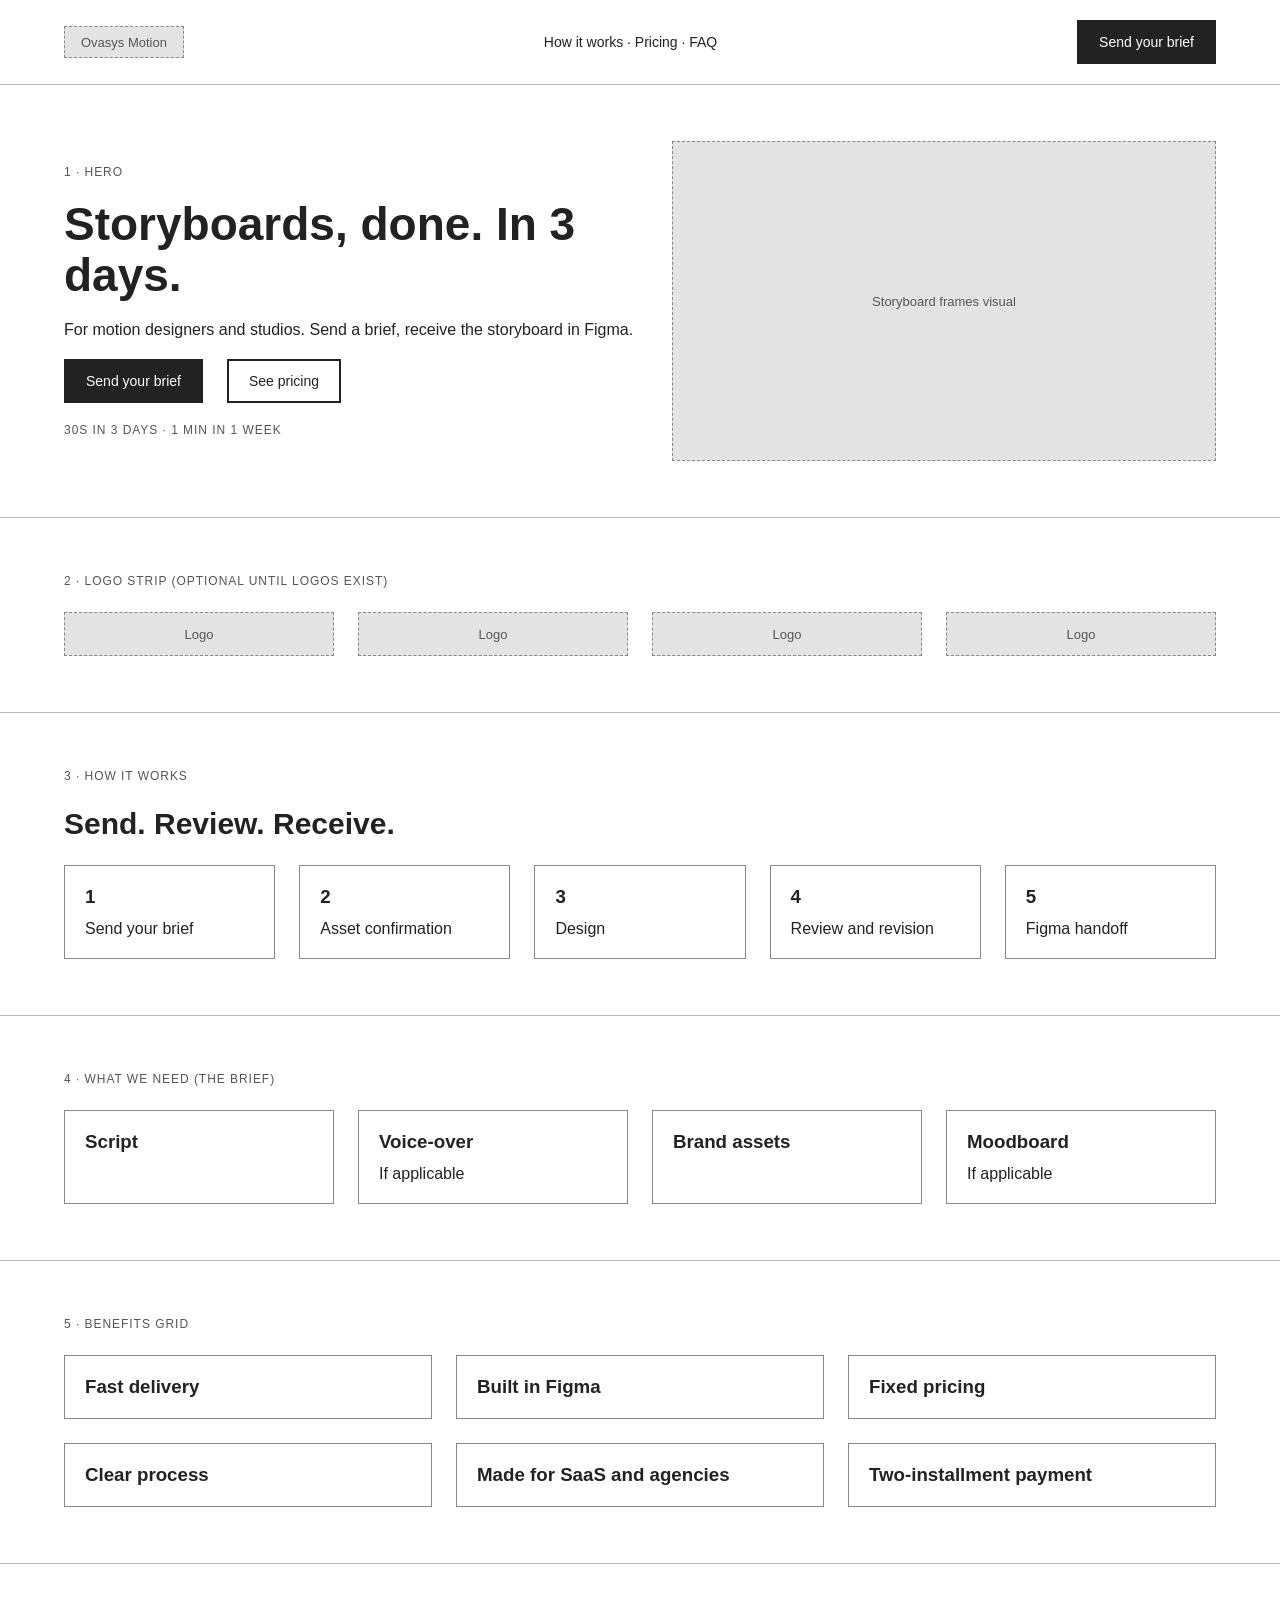
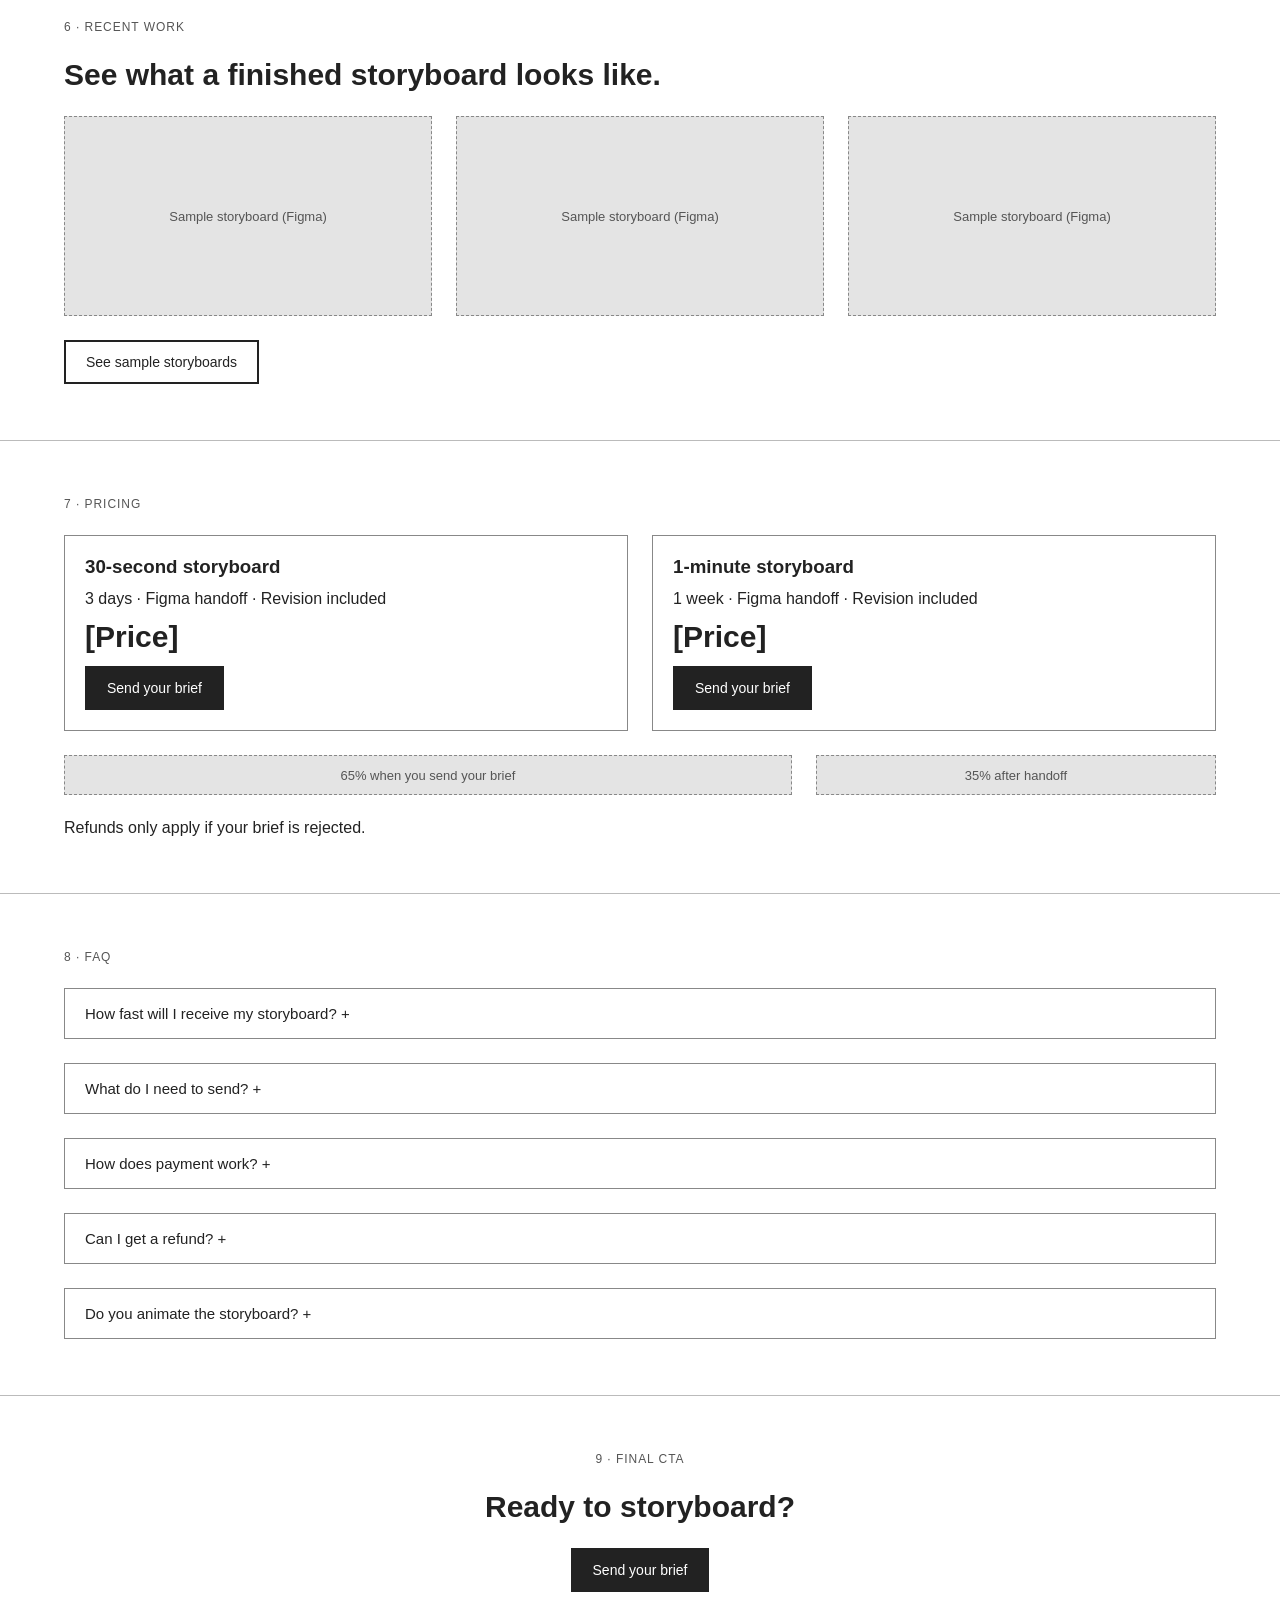
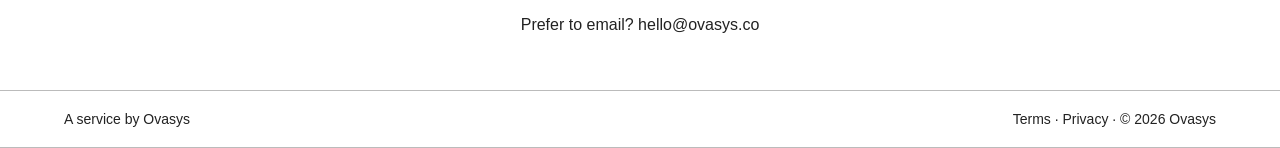
<file: copies/Ovasys Wireframes Main Site and Motion – motion.ovasys.co.html>
<!DOCTYPE html>
<html>
<head>
  <meta charset="utf-8">
  <title>Ovasys Motion Wireframe</title>
  <style>
    * { margin: 0; padding: 0; box-sizing: border-box; }
    body { background: #faf9f5; display: flex; align-items: center; justify-content: center; min-height: 100vh; font-family: -apple-system, BlinkMacSystemFont, sans-serif; }
    #__bundler_loading { position: fixed; bottom: 20px; right: 20px; font: 13px/1.4 -apple-system, BlinkMacSystemFont, sans-serif; color: #666; background: #fff; padding: 8px 14px; border-radius: 8px; box-shadow: 0 1px 4px rgba(0,0,0,0.12); z-index: 10000; }
    #__bundler_thumbnail { position: fixed; inset: 0; width: 100%; height: 100%; display: flex; align-items: center; justify-content: center; background: #faf9f5; z-index: 9999; }
    #__bundler_thumbnail svg { width: 100%; height: 100%; object-fit: contain; }
    #__bundler_placeholder { color: #999; font-size: 14px; }
  </style>
  <noscript>
    <style>#__bundler_loading { display: none; }</style>
    <div style="position:fixed;bottom:12px;left:12px;font:13px/1.4 -apple-system,BlinkMacSystemFont,sans-serif;color:#999;background:rgba(255,255,255,0.9);padding:6px 12px;border-radius:6px;box-shadow:0 1px 4px rgba(0,0,0,0.08);z-index:10000;">
      This page requires JavaScript to display.
    </div>
  </noscript>
</head>
<body>
  <div id="__bundler_placeholder">Loading Ovasys Motion Wireframe...</div>
  <div id="__bundler_loading">Unpacking...</div>

  <script>
    
document.addEventListener('DOMContentLoaded', async function() {
  const loading = document.getElementById('__bundler_loading');
  function setStatus(msg) { if (loading) loading.textContent = msg; }

  const FONT_MIME = /^(font[/]|application[/](x-)?font-|application[/]vnd\.ms-fontobject)/i;
  const MIME_TOKEN = /^[\w.+-]+[/][\w.+-]+$/;
  function toBase64(bytes) {
    let bin = '';
    for (let i = 0; i < bytes.length; i += 0x8000) {
      bin += String.fromCharCode.apply(null, bytes.subarray(i, i + 0x8000));
    }
    return btoa(bin);
  }

  // Error sink persists across replaceWith since it's on window, not the DOM.
  window.addEventListener('error', function(e) {
    // Failed resource loads (CSP-blocked links, scripts, images) fire plain
    // events at the element — warn only; real JS errors carry message/error.
    if (!e.message && !e.error && e.target && e.target !== window) {
      console.warn('[bundle] resource failed to load:',
        e.target.tagName, String(e.target.src || e.target.href || ''));
      return;
    }
    var p = document.body || document.documentElement;
    var d = document.getElementById('__bundler_err') || p.appendChild(document.createElement('div'));
    d.id = '__bundler_err';
    d.style.cssText = 'position:fixed;bottom:12px;left:12px;right:12px;font:12px/1.4 ui-monospace,monospace;background:#2a1215;color:#ff8a80;padding:10px 14px;border-radius:8px;border:1px solid #5c2b2e;z-index:99999;white-space:pre-wrap;max-height:40vh;overflow:auto';
    d.textContent = (d.textContent ? d.textContent + String.fromCharCode(10) : '') +
      '[bundle] ' + (e.message || e.type) +
      (e.filename ? ' (' + e.filename.slice(0, 60) + ':' + e.lineno + ')' : '');
  }, true);

  try {
    const manifestEl = document.querySelector('script[type="__bundler/manifest"]');
    const templateEl = document.querySelector('script[type="__bundler/template"]');
    if (!manifestEl || !templateEl) {
      setStatus('Error: missing bundle data');
      console.error('[bundler] Missing script tags — manifestEl:', !!manifestEl, 'templateEl:', !!templateEl);
      return;
    }

    const manifest = JSON.parse(manifestEl.textContent);
    let template = JSON.parse(templateEl.textContent);

    // Nested page bundles (iframe targets). Each ships ONCE, in the ROOT
    // document's manifest; frame srcs carry an about:blank#<uuid> marker
    // instead of a substitutable uuid. Every document mints the blobs for
    // its OWN frames — from local text at the root, or text obtained from
    // its DIRECT parent over the relay protocol below — so each frame
    // navigation stays same-origin with its initiator and a deduped page
    // loads at any depth on any host, including a file:// download's
    // opaque origins (where a blob minted by one document cannot be
    // navigated to by another).
    const pageOrderEl = document.querySelector('script[type="__bundler/page_order"]');
    const pageOrder = pageOrderEl ? JSON.parse(pageOrderEl.textContent) : [];
    const pageSet = new Set(pageOrder);
    const pageTexts = {};

    // ── Nested-page text protocol (parent-chain relay) ──
    // Page bundles ship once, in the ROOT document's manifest. Every
    // document mints the blobs for its OWN frames, obtaining page text
    // through a strict parent-chain relay: a document only ever SENDS to
    // its direct parent (which, for every document the publisher's own
    // runtime minted, is another publisher document) and only ACCEPTS
    // text from that direct parent; requests from below are honored only
    // for the document's own child frames, and the ROOT never sends
    // upward at all. That last rule is load-bearing: the artifact host's
    // frame-ancestors allows claude.ai (and friends) to frame an
    // artifact, so window.top can be a FOREIGN document — a top-addressed
    // protocol would hand page uuids to that ancestor and accept forged
    // "page text" from it, minting attacker HTML as an artifact-origin
    // blob document. The chain never touches the ancestor: requests stop
    // at the root, replies are origin-addressed per hop (never '*' when
    // an origin exists), and both directions are origin-gated (on https
    // a foreign sender's origin can never equal this document's; in
    // opaque contexts — file:// — everything serializes as 'null', where
    // an embedded EXTERNAL frame still fails the gate by carrying its
    // own real origin, and a sandboxed child of such a frame is excluded
    // by the own-child-frames check plus uuid unguessability). Shape is
    // deny-by-default: one request form, one reply form, no error
    // replies.
    // window.origin is the SERIALIZED SECURITY origin ('null' in opaque
    // contexts such as a sandboxed preview iframe) — location.origin is
    // computed from the URL and stays 'https://…' even when the document
    // is sandboxed, which would misgate every opaque chain.
    const OWN_TARGET = /^https?:[/][/]/.test(window.origin || '')
      ? window.origin
      : '*';
    function trustedOrigin(e) {
      if (e.origin === window.origin) return true; // https chains; opaque==opaque
      // file:// trees: Chrome serializes the file document's origin as
      // 'file://' while the blob: documents it mints serialize as 'null',
      // so the two legitimate shapes can never string-match — accept the
      // pair in both directions. https origins never serialize as either,
      // and sender identity (own child frame / direct parent) is checked
      // separately.
      return (
        (e.origin === 'null' &&
          (window.origin === 'file://' ||
            window.location.protocol === 'file:')) ||
        (/^file:/.test(e.origin) && window.origin === 'null')
      );
    }
    // Non-empty only in the root document (nested bundles ship an empty
    // island), so it doubles as the root marker: the root answers from
    // local text and treats a miss as authoritative — never relaying to
    // its (possibly foreign) parent.
    const isPageRoot = pageOrder.length > 0;
    const blobUrls = {};
    const resourceBlobs = {};
    const UUID_SHAPE = /^[0-9a-f]{8}-[0-9a-f]{4}-[0-9a-f]{4}-[0-9a-f]{4}-[0-9a-f]{12}$/;
    const pendingFrames = {}; // uuid -> [{el, frag}] awaiting text for own frames
    const pendingRelays = {}; // uuid -> [childWindow] awaiting text to pass down
    function mountPage(el, frag, text) {
      const pageBlob = new Blob([text], { type: 'text/html' });
      const u = URL.createObjectURL(pageBlob);
      resourceBlobs[u] = pageBlob;
      el.src = u + frag;
    }
    function deliverPage(uuid, text) {
      const frames = pendingFrames[uuid];
      delete pendingFrames[uuid];
      if (frames) for (const f of frames) mountPage(f.el, f.frag, text);
      const relays = pendingRelays[uuid];
      delete pendingRelays[uuid];
      if (relays) {
        for (const cw of relays) {
          try { cw.postMessage({ __bundler_page: uuid, __bundler_text: text }, OWN_TARGET); } catch (err) { /* gone */ }
        }
      }
    }
    function ownFrameWindows() {
      const out = [];
      for (const f of Array.from(document.querySelectorAll('iframe'))) {
        try { if (f.contentWindow) out.push(f.contentWindow); } catch (err) { /* detached */ }
      }
      return out;
    }
    window.addEventListener('message', function (e) {
      const d = e.data;
      if (!d || typeof d !== 'object' || !e.source) return;
      // Origin gate first; the structural checks below (own-child-frames
      // for requests, direct-parent + solicited-uuid for replies, the
      // root's never-relay rule) are what hold in fully opaque chains
      // where origin strings can't discriminate — a sandboxed root's
      // FOREIGN wrapper still fails all three even though both serialize
      // as real-vs-'null' rather than matching.
      if (!trustedOrigin(e)) return;
      if (typeof d.__bundler_need === 'string' && UUID_SHAPE.test(d.__bundler_need)) {
        // Requests are honored only for this document's own child frames.
        if (ownFrameWindows().indexOf(e.source) < 0) return;
        const uuid = d.__bundler_need;
        const text = pageTexts[uuid];
        if (typeof text === 'string') {
          try { e.source.postMessage({ __bundler_page: uuid, __bundler_text: text }, OWN_TARGET); } catch (err) { /* gone */ }
          return;
        }
        if (isPageRoot || window.parent === window) return; // authoritative miss
        const waiting = pendingRelays[uuid];
        if (waiting) {
          if (waiting.indexOf(e.source) < 0) waiting.push(e.source);
          return;
        }
        // Never-answered uuids would otherwise accumulate forever under a
        // request spray; past the cap (far above any real page count) new
        // relays are dropped rather than remembered.
        if (Object.keys(pendingRelays).length >= 128) return;
        pendingRelays[uuid] = [e.source];
        window.parent.postMessage({ __bundler_need: uuid }, OWN_TARGET);
      } else if (
        typeof d.__bundler_page === 'string' &&
        UUID_SHAPE.test(d.__bundler_page) &&
        typeof d.__bundler_text === 'string'
      ) {
        // The shape test is load-bearing beyond tidiness: the solicited
        // check below uses the in operator, which matches prototype keys
        // ('__proto__', 'constructor') — an unshaped key would reach
        // deliverPage and throw, painting the error banner.
        // Text is accepted only from the direct parent — the document
        // that minted this one.
        if (e.source !== window.parent || window.parent === window) return;
        if (!(d.__bundler_page in pendingFrames) && !(d.__bundler_page in pendingRelays)) return;
        deliverPage(d.__bundler_page, d.__bundler_text);
      }
    });

    const uuids = Object.keys(manifest);
    setStatus('Unpacking ' + uuids.length + ' assets...');

    await Promise.all(uuids.map(async (uuid) => {
      const entry = manifest[uuid];
      try {
        const binaryStr = atob(entry.data);
        const bytes = new Uint8Array(binaryStr.length);
        for (let i = 0; i < binaryStr.length; i++) bytes[i] = binaryStr.charCodeAt(i);

        let finalBytes = bytes;
        if (entry.compressed) {
          if (typeof DecompressionStream !== 'undefined') {
            const ds = new DecompressionStream('gzip');
            const writer = ds.writable.getWriter();
            const reader = ds.readable.getReader();
            writer.write(bytes);
            writer.close();
            const chunks = [];
            let totalLen = 0;
            while (true) {
              const { done, value } = await reader.read();
              if (done) break;
              chunks.push(value);
              totalLen += value.length;
            }
            finalBytes = new Uint8Array(totalLen);
            let offset = 0;
            for (const chunk of chunks) { finalBytes.set(chunk, offset); offset += chunk.length; }
          } else {
            console.warn('DecompressionStream not available, asset ' + uuid + ' may not render');
          }
        }

        if (pageSet.has(uuid)) {
          pageTexts[uuid] = new TextDecoder().decode(finalBytes);
          return;
        }
        if (FONT_MIME.test(entry.mime) && MIME_TOKEN.test(entry.mime)) {
          // Strict artifact hosts allow font-src data: but not blob:.
          blobUrls[uuid] = 'data:' + entry.mime + ';base64,' +
            (entry.compressed ? toBase64(finalBytes) : entry.data);
        } else {
          const blob = new Blob([finalBytes], { type: entry.mime });
          blobUrls[uuid] = URL.createObjectURL(blob);
          resourceBlobs[blobUrls[uuid]] = blob;
        }
      } catch (err) {
        console.error('Failed to decode asset ' + uuid + ':', err);
        const blob = new Blob([], { type: entry.mime });
        blobUrls[uuid] = URL.createObjectURL(blob);
        resourceBlobs[blobUrls[uuid]] = blob;
      }
    }));

    const extResEl = document.querySelector('script[type="__bundler/ext_resources"]');
    const extResources = extResEl ? JSON.parse(extResEl.textContent) : [];
    const resourceMap = {};
    for (const entry of extResources) {
      if (blobUrls[entry.uuid]) resourceMap[entry.id] = blobUrls[entry.uuid];
    }

    // Artifact-host CSP (connect-src 'self') refuses fetch() of blob: URLs —
    // consumers read these Blobs directly. Survives the swap like the error sink.
    window.__resourceBlobs = resourceBlobs;

    setStatus('Rendering...');
    // Page uuids have no blob here — they ride inside about:blank#<uuid>
    // frame markers the pass below resolves after the swap.
    for (const uuid of uuids) {
      if (pageSet.has(uuid)) continue;
      template = template.split(uuid).join(blobUrls[uuid]);
    }

    // Strip integrity + crossorigin — blob URLs from a file:// document inherit
    // a null origin, so crossorigin forces a CORS fetch that SRI then rejects.
    // The manifest bytes are ours; SRI protects against CDN compromise, not this.
    // appifacts: only on tags now pointing at OUR blob: URLs. A reference the
    // bundler left live-fetched (an absolute x-import, a runtime dependency it
    // could not embed, an authored external script) keeps the pin it was
    // written with: that fetch is exactly what SRI protects. (A crossorigin
    // on a parent whose child carries the blob — <video crossorigin><source>
    // — is left alone too; the attribute is then the author's to drop.)
    template = template.replace(/<[a-z][^>]*>/gi, (tag) => /\s(?:src|href|srcset|poster|data|xlink:href)="blob:/i.test(tag) ? tag.replace(/\s+integrity="[^"]*"/gi, '').replace(/\s+crossorigin="[^"]*"/gi, '') : tag);

    const resourceScript = '<script>window.__resources = ' +
      JSON.stringify(resourceMap).replace(/<\//g, '<\\/') +
      ';</' + 'script>';
    // Inject after <head> so the DOCTYPE stays first; prepending the script
    // would push the parser into quirks mode. DOMParser always emits a <head>
    // (synthesizing one if the source HTML omitted it) but may carry
    // attributes through, so match the full opening tag. slice() rather than
    // replace() keeps us clear of $-pattern substitution in resourceScript.
    const headOpen = template.match(/<head[^>]*>/i);
    if (headOpen) {
      const i = headOpen.index + headOpen[0].length;
      template = template.slice(0, i) + resourceScript + template.slice(i);
    }

    // Parse the template and swap the root element. Scripts inserted via
    // DOMParser/replaceWith are inert per spec — re-create each with
    // createElement so they execute, awaiting onload for src scripts to
    // preserve ordering (React before ReactDOM before Babel before text/babel).
    const doc = new DOMParser().parseFromString(template, 'text/html');
    document.documentElement.replaceWith(doc.documentElement);

    // Resolve page-frame markers: mint this document's own blob for each
    // framed page — from local text when this is the root, otherwise by
    // asking the direct parent over the relay protocol above. An
    // unanswered request leaves the frame on about:blank, the same
    // degraded state as a refused embed.
    {
      const MARKER = /^about:blank#([0-9a-f]{8}-[0-9a-f]{4}-[0-9a-f]{4}-[0-9a-f]{4}-[0-9a-f]{12})(#.*)?$/;
      const needed = [];
      for (const el of Array.from(document.querySelectorAll('iframe'))) {
        const m = MARKER.exec(el.getAttribute('src') || '');
        if (!m) continue;
        const text = pageTexts[m[1]];
        if (typeof text === 'string') {
          mountPage(el, m[2] || '', text);
        } else if (window.parent !== window && !isPageRoot) {
          const had = pendingFrames[m[1]];
          (pendingFrames[m[1]] = had || []).push({ el: el, frag: m[2] || '' });
          if (!had) needed.push(m[1]);
        }
      }
      for (const uuid of needed) {
        window.parent.postMessage({ __bundler_need: uuid }, OWN_TARGET);
      }
    }

    const dead = Array.from(document.scripts);
    for (const old of dead) {
      const s = document.createElement('script');
      for (const a of old.attributes) s.setAttribute(a.name, a.value);
      s.textContent = old.textContent;
      // text/babel scripts with a src: read and inline. transformScriptTags
      // does XHR against the src, but blob:null/ from a file:// origin is
      // silently dropped. Inlining makes it a plain inline babel script,
      // which transformScriptTags handles unconditionally.
      if ((s.type === 'text/babel' || s.type === 'text/jsx') && s.src) {
        const pre = resourceBlobs[s.src.split('#')[0]];
        s.textContent = pre ? await pre.text() : await (await fetch(s.src)).text();
        s.removeAttribute('src');
      }
      const p = s.src ? new Promise(function(r) { s.onload = s.onerror = r; }) : null;
      old.replaceWith(s);
      if (p) await p;
    }
    // Babel standalone auto-transforms type=text/babel on DOMContentLoaded,
    // which fired before we swapped the document. Trigger manually if present.
    if (window.Babel && typeof window.Babel.transformScriptTags === 'function') {
      window.Babel.transformScriptTags();
    }
  } catch (err) {
    setStatus('Error unpacking: ' + err.message);
    console.error('Bundle unpack error:', err);
  }
});

  </script>

  <script type="__bundler/manifest">
{"1f45d997-9f3f-43ad-ba57-cd54ecdbf27f":{"mime":"text/javascript","compressed":true,"data":"H4sIAAAAAAAACqV9a3fbNtLw9+dXUNysQlgQLTmXtpRhbuq4bdo4SeOkl5VVhyIhiTFFqgQkW5X4398zuBGU5F72PT2NRQAEgcFgMHccHzvfXry5eP/iw8VLZ1IWcyeJu+Uy5+mcHrMyPj7yOXO6TlI4ecEdmqTcd97T8TLNEucu5TPn03iZO+LZ5+yT4zFKHT6jziKKb6Mpdd5fvHh5eeFMilIUs2JZxrRb5NnaKWmcLijy/89dMuowXqYxdweeh8jZZhWVziUnb8efacz9hE7SnL4riwUt+Rp/4MTjOMcUkbPcSXOHh5dclGxovpzTMhpnNGj1cFzkk3S6NM93Zcr171WULWlAKxTwYT4iFH+oO/0AvfH1ghYTJ28Rl63n4yJzw7zjugE0GUyWeczTIndee2gTFznjDid3aZ4Ud/57GsV8kE68Fkd8VhZ3Tk7vnIuyLErPreEbOHZ7J2UCxNEqSjMYo7Om3EWDkvJlmTu8qr/IH/jky7eX//SrL99e/uWHYSleEM/[base64]/52NjpC4dmxT+9p7PE/n3kWMf4qT+j924nnnh5DL2cSWJQQ0u1vt/QUhprQ+wM9FIT7LEtj6qk2nXzYG/kZzad8hinCjABSvHx7+S4qGS095C/gxzdlMb/iZZpPPY5dmPbxjM8zF/3TlUgNbCJYCfa/rEQB8GftNnsA/vY3avh/DeCX2K86lK3hG+YFeKgGGeVOPuDlepOT76/evpEw8Diq4ojHs81fvF+J9dtuLfpQCDLlbrcvyjJa+ykTf70c/eVY9MrnuCDUf6Qq223VeV1EzFfCulD2WJJNNZgUpSc7Y04xcRThvKVr5lGE2LA3ahHiPnLbba8cshGhQzYysJfDs98pkcKasGwOu7Bg/k7gvAAnESukgJrQuEjox/evzov5osiBRuQauJX8pJf7bJGl3HOPXeQvioWHtlv3fVFwF/klXWRRTL3jaz+Jr31AxUdb+Td8dIxd17QVxOklJ5/+z3Ecx2dxV7w5K7KElptxFN9Oy2KZJ0FcZEXZnaf3Xpo7rJyOcbwsS5rzc6hwvvw35mWUs0UEZWggunOccVEmtAz6i3uHFVmaOH/RzbPen/XTLaMkXbLgZHE/GBf3XZb+kebTQFWOi/tBsaLlJCvuglmaJDSvxOv/uaXrSRnNKXNY3GWzNKeb3r+tyXUXBUthQYJ+r/dvGEQFPw62UPWyZwAowAx2Mi9pNE/z6S4Q8Z+3THNOywX8mqeMpfl0Yz5V0izi6YoaIPzt1Xj2p1AULwdWg78/mSAY00lR0n86Kf0e0HegRsHjx3pQZrrRmBXZktNBmjPKg95gUYh+unRFc86CvMgPgSJLcxqV3SngBmyUr3oJneJyOo68k/4XuN//Cn/5Be4h5+TZv1Xx0y/wyckzfNLvY/+rZ8h58sW/D73w/Mm/0f4HAeto8BQQBZBkEOXpPBIT0Mjl9P2nzKERo06aT9I85fQfQDjns248S7PEyztfASXaaYD+5zU42PNeM9P/pp7ZA6D/ZzShOkRiuhT4q80iShIY4tPFvfPl4n4wKXIe9PuL++O+/9RZpt15kRdsEcUUm196QBKd/2IsX+wSlruiTLrjkka3gfi3CwX1EPe3ZZKyRRatgzQHjOuOsyK+HdylCZ8FJ3Q+mNF0OuNBn853iZAe54qWPI2jrBtl6TQP4GzujgvOi/nAgqnEw2fPsP7ff4IGe2RUtOph+M9/9o+p5B4B0B0sGS27TDArYs0PwWOZl5QV2YomG1il7iSap9k6eGCNRBOxY/wvn9H5P1qzBw+Dv42B/d0emhB6srg3VEghYM95srivpz0rGBd/I6YxdZc6142zYprGu80MVePFIgDUzuiEix9/dAWHGZz0n37x9Msnz59+MZhH912JUs978Wx3bM8X906/B6taA+Bf416vd9JTS/qvyWSi9s7J39o7TXg8XdwP7mYpp13RKFiUtHtXRotDlFhO+/jIuUxhwsx59/7Vmw83X7+4unj96s3FzfnVFQiW0WLBju/o2ElofNtlPJrSLr1fFCUHufh6edLrP3VuKV0444LP1KjgRbbOYwckrsySqJ2STqM0Z04kJWaHcbrwnaNjec7PaZJGzqJMc+5sVF//WYAQvXHmUTlN88Dp+c/[base64]/JkTF85ZPC6S9UZTejj8FVb1KoMa+seZxgu7feXWQv4roXCR3D8lub+I+CyP5lSIASAhWcx7+Og49Tll3PuDgzSCQEygQhT9+P61x/1xxEBc2G6lNKC6akoMIG1QVAsffwjhA3pS9Qekjh2RzuGW8PJRTIAkRbwELYaW3Sl5C9KKmAI9KGK/9hAuySvu5TgrYrEIaMD9eVTefkN5PKOJVyLMfUY5yChvojmVBVFSLLgQvBOvBGlcaWJubuBIAr0Y224n0IWnO/ZnJZ0gn89o7t2Qsxu/uA1vhFzsocB16xo1+iW5CTn3bpAQ2gbL0NdidbvN/eUiiTj9js8zr8RLU4Uq5AswSdVbhdRUGckP625wSvIdHZCbpCupp0j9NCGuQiMXMy3N/ZzymZci3KK+kiU1yG/2e2N8nVEXDW5sHQD5zHHuz2iU+NFiQfPkXHCDN6iS/USEg7rh5TmAe0K4X9Jpyni5hlKvtDRUmdagDfHNiBT+ktEr2HVeDw3E08VkQmMu4SE7Twg83HhTcjbt9I16bOKz5Zj5UZJ4CcKivSpKaEY59RJUVXg40jBdyq9d0nnR7L0hwk/hCJn4Qiy/pDzabjeVhtacWBWhP5yOQtCPRsuMD+YtQoDmO71220uG0xGZI719kgoPrTeN8O+88CK88X1/iX3fly3ermhZpgng46aqNHxjAqpH/Vqs1gxwPLQfvBQk+DyhpffCyxAKYvsRpwiXQmynnBz/NnzR/W/U/ePm0Uj96nW/unk0OjrG30J1N7xOOt61f510UPjouF7Bd5L66D2rlFc58nmZzr3m9hXas2FvRAhxPbfdpkOqlBvdvihEbrv9jaBMmtR4HFOlSevjbh8hs/u/hnbQY6G/XhK7eQ8XSj0H2ja7RpV3Cr9YqO8jNGB3Kew8KESbOGLUhREFaiAlIYQNRHHLLm6Z4mZjNlCoYLVkQmOlAdBy1SRbjUkio2N0ebmkplHPFE+ijNXlfVMOhMZtEEqogdEuc6m3T0z1t1weAxSFb5bzMS09igK9GGfkpN3W43zsPt5u9Zgfu2h/1aAybCxS8DOQdPuM+MZSUPXE/[base64]/FaUT5zj4GIBaEh/4QFn+ES4EEGp4A5kF5mutnWNJ8WIrR+a7uHg41ObGy00f1l7bbA+XHv10nnWM5CqZHUZAi9IdMjqBD+h1WD6Iyq6E+PHQlHjDSxykpO305zNQMs91mZ72BWJV8mOp3mLXqungE+Me6Xcwk/glef5B2OrC9WQvK1Aj1cSiIZD0rnCKkRh8B8NJOX45XvaYWpxDU+WfisrgbR3OadV38iAtu7Ypyz42caDwunbEzTlJnnBTOuHTilFMH2C8noZmTTHKHzp3UAVnndpyA9HLr/O4wh0XzhcPmUZY5bBHlwuh3K2x/RT512HLssOXCWTowgrtx6WolseMihHNONkq6h7GV0Z0S9l0srXq6VDy5mAO/[base64]/VxlMc0sxqciwKrhZ6rqtez1bVyvrpSznhacNP9AvYVNPm24OYTohBaZgU70PR1wQ605cUynjEeleKLH+DpCp5MHc0TU3ORJ6ZcQ1BUaPiJmnr2oq6ee1JGU/Opl2U0NV+CGvUhKFffkaVqKWS5WgeoMYsANWYFoEYDFyo0ZI1SxAzghS4xozBt1FBMCzUeU2/UNY1Wr3SpgIRRrWgAmgLorcI/cfLJC4Phb2fu49HWHf7mjo7c7ePhb49HR4/R0Sf8gyTV7+n04n7huafefVeqZbZJrH4hz+38xDsuOj5zsTtNXYRL2S25vmZHulPxoHreEi9swfPQfTxC2+FvZ2QEX/tv82veaavb7YZnW/g7vL5m19dXo6Ow222FZ2jrnXrSVL8VgvUWNnlU0mjLU55R5IUEXjk+GyG3U/KOe4a8uo/T6+vj6+snViPh0nCGtqfDqPvHi+5/R8PfZM3Rfk96nt9zckwac6yn6F0z5EFfo85QdGdEwdERDO6aHRF0PK2lv18azhaUnFFjM/6eY6/AJWaInAGjJMXhsAjKzs8dVpuWxYeOpzglZ27X7aQ+L14Xd7DVGPUQqv1fzCv/5dijWPSNU0TOCiNshzQow9wrUScNchAja972V6mlInU3P3Ds5ZjiApEz99Tt0E7Rcc9Oj+GXe+YibDc+Pp3RbE65d822Z+h4mmL3FBRzovBRf6/19bGsumZHZ7L1sWku+xagq1UNwxzTUe0vYPEjyO65iWrHIXI7ecdVqw2LrVbZfdR3O/[base64]/5bdOdy4hG7Oh6c73xhtfs+mrUCdF1dV1ds6NHUmCyBbphf2SkC3L2zitAShcLmeZxtkwo89zNpp4xeEJJOBzvf+J4iqzOqOSb1YZv90PovURh6LpBifzPRZp7rqunBSo3Cyk5tbFS4Ad8v1yCthNkYihalAUvwB/HDVv94Pg3Lwy6XUX5QFvVHXW2EvckzeqOjtAjg4JS1UXJ8W/C98n4cnS9mLFtxHmJup7fQbZyK6cN8kaN55hem3Bzm+ZJAHAVTlFBPjwZVdKlCL5XUCM1DJXPlouVUhW7WZrfutidUx652AXdu4vdVAzLxa7+S+djmrhYex1hV1gYMhf8w6Te2MWuFJ+EdQG6EhKWK49dqGaU18/zQp61brRYZKJCQkL8zAv9vfv5wh1ZutrSWqNWQf1ZxDy+sxet/WW39lrHv+2sTL0w222TjBQ5kBGx4qyMkyLW6y/Bph7iLGJMP6SJ+WXKlIcIeMoKKVQV39K1/lnSiWkMCuyS5vo5ASmlLJYsWzPKhUOiAO3uWLX/[base64]/tzNM+wa75dX5dwiEmbEX7qvFWT7js6XNGW+QobGm+YMHxcRJbqw+0wk/zFYjywlIHpDEuspoeEyLeDLT+UXbjbre5Vk3OozTjhWnAQfJAYasXtPJ2u5C7gEeB225Lkhmk82hKr4+9sMVWU6QtidTyEmQdOcOmta/Vt6x9S2q5KgpuQHlvig0OmOHaCsgDoGoaAf8QNiVlCTCMoG5aCFVlKWBb2j6mdMcg+QdYCT2KhSes+LfSaspUmKzqdukf9OxZ/6Td/sOPMxqVHsL6bYYw0+d2KnwtYR/+IZbzMlrUeyLVHFSr6ajK0YFJ5mQ42mNP5NvUeL/Sh71f6a6+eMODAq/AR5sO1OtFCwwIYAlwt9uWtAn4KftGeJ15Bdpu9UKVxLQM9xqWKNDNWvV6gkp3sWQzgLqenvZqzX1WlNzzJB9Ofd4tfC6tpjXSTHa31rAnlPT5KaE+N5TCX9Xu18ParCCbnpGiblr4K4kZyiowKC0zBOjpy05/5PNTkg9Q2ekYOywfliOcElkvjaxAVljdc2oGEREv70LNMbQSvzQWzanH/BVO/RVewE/w8cMRwpFEmJiTTZoHQ//pCe7hPu6PMCg2htJN60t4TvO3UCJbqDLoJRj6J8+w38fwpz/CLhR209xt9CZLiyV3G53qxqrG7rzCCbBO8XKcxt0x/SOl5bV3zY68bji8TvxRB12zI/zPC67Ro+O03hcLtdBybc027qkV7OuCvkU5eI1pYC1RJ7h056ztYcbBWwlYs4i9vcu9mGOOwpgP+SiQpENYzfRrkaAJtdEx0SygNsTsGCAfecqcVgz7I2F4NM8nIzDXWw2eQIOobvB0JHobCrEWRyMfdK9rb2eLIWtopinOD4kLj2ye+rQX9gJ+1g/7gcV3Qyci1gYXI1zWppknRxyn5MmRR7scdRmOSL/[base64]/lDXvdr6LuZLR5Um3N76fW7+fW7y8r8eq35PjBj9iamTn11MISKmV1tVtq8m2CG/K6zAjqHS/vcnRUc186LAWQumbhUpJxuSVKQGb9wKQHSrsdIeMQkw5PRk1xASck2iuEF5eEkGS7bS2321aie5iS3/XmSWF3YfUQiYda1zHh3hR1vOV2m5hdUZz2Qx7k6kyfkGU96Mw8yEFP2u1MQ2FGvQmIdhn8QzVmxaRUsve3CN8QZh7g9bjdvmm3Y3WYEEJutIuBAUSp2M5vAQDMPIiJ1+8lxi65VJTAm+I5ImdTqBzOR0iyUVPiumbbzElvMD/VvQzm0p4+7ZDlcD7C89N4ZzBXJIaKFbmBP2Ph6NG7TpRsdoW222bJCg2mHTIOAZ5XwSqYcM8sypVZkRUsh4H9tNpdBYOkv6tAv80u1llHP7eomMI7saGFoOHxoz59io7hn/qdGdX9GroNveAS/uaAwBNyZnXyyJscnzx7ho7gH58X6jP95+AClwgtt3eC3Z5wuCrqJXq63ZbWU/g0eCIIWUTcf9VrMgEe4zQdTDodFHUI8373iuFkFIbglV2aX7RWdUb1VBJr+p5mUU7J09Dop5T4A7rXDkWBUQv5/vEUheFwZOoF5/sqhyOt/9yW1b/bBdcQrNLD0UAazFt9hfipLouIYE8NT7oBL8FgokI5s6qYDCEW0Y90wBkbCRo0ERJc3IXm7nY70UIGiNB8kbk1n6r8KNykmLuWexr1JggvSetmu73xQfWiVInudltSrxBcXxFHGfj6jUBANk9ocNNuL9ttr/leyKl3I1ytUMDMT9Rup5Jjlfod+Y7U8MgmeEo52FfeehmqkDhEYjIRBMAWyn9G7bYXk49QKhR8PxuHI4RjIZelyrHdRZuICJZfQKDa7UqqP0C435SKm/YXjC6T4hxUIeYLzxHOpJuU6SdvaUjGlp6vCx4pLQlmbSEBz4bmV6MyjYSyId7XRrgImfkhZPwk4lo/g2L1C5bAbbaYFKWoB8XKN0Vp1e6pg1BMvuPDeLTdwmMnloeGpZzu6Nk/[base64]/R6SDLOuVMQOkQ+UJPCl0ylHoTVCGP+krRigyn+LkuxOK09bwUR4icldJEMMEZImcTLwWnVhwBuTLwY/7NTZTnBTgBJ8SaMmY18D5L2MlX5ElTD2ykj7sxFbIb8mV4gjghJWpYR9+4Fjj5Htg+XPwiYab5wTVVqsq6besAiA+HlIvAYh5NgQLtsLy21o7FXaCM4Z0cfqAL04kbruwyQ7PDq52m0szohuCjLYyWVNUZ+7cbXqh33sq/girMjI9TvemmOz6BHg/[base64]/mApKcounLd/+2N1EJ9bYXezcYQBX3y14zpV5aLAm3KvPFTn5CDWOLoDHcQlXdRp4kTMofMFX7tSH4sCgHbKhPuapo8TtKvsnMDg99clqvAEBQBg6MtoTSeEuOOiyGiUuxIh/s7M3UqTyQlClY2odztk/a3HdxIvZCnjImzeBfvHbm3ERB348rm4JIZj320nuEY7/FVEP4l3ey7u94DqSioJ2soHh6AxOsKSJm8kH0u9qA5KaEA3hu092cPNmJRnvVA2KQXBzTyliA+Go8CL9ZE85d4EP5YkzoFxEPdxJ+08dk3yk9yJoBvHe9xRaxR3wMMax2QICrNDi5tVOJY77gYvG7Ecvu9HeFiMghv8SHpAL6s63GK/p2WFmexJydpegid4juQy1+u8+st1FqLQwwu9t4CrKAMnJFJIUIVvvUJqwc1K6sVKcYQnerEyQr2agGSkDjsp2+1od6HabS8jpZcihLOD22Ri5h/jG0TOYvG1G4SURr6GwMWetas5QSHiCRtlszzWMWEKA4ERBI+4vVfxgRrrZSvRyoHMJlqexOVevY5oOtC9rtJa0NKsRanWosGCpxbLXREQoq0DFrbeZGflMiyhajRBAuY3+ObG4t1vbvgie5UEBRQXjF/BoAIWzrnHRBSPYiUtZjXBU2BW0zoyaeplgk9J5Kn/TiZ62cwNUzyvmeJ2WzGtEWPpNPeWeG7JIsthMiJzrcGZGKWUt/S10ZxMJMokeIrIWSKmOUVir+a+WTJgB5b2Hrr6yz1k3u2Cx3Z3mhXjKOsKV+R6Z/3Ja4fwT+OlexA54DuuMHb9k6GAi8sempXxoc8r7FADYKRUJ2JYHjZJg7WJaTGCDVlt1ApcF0dkTM6Or33vM7vfcnaPvOtw+6/tI2OcHaPQ/czu3cD9zFwRivdnmyX73zdLTDKzWTK1WW7IpKWOW3UANPfPst4/ido/9/b2mRNucEyHJvW221YLzC/NjETaph7KDQdwuyLlDk8IG4IZBG5dSf3p2JJybkHKYWhMcj8rouTintMyjzIv8m4RvsVjHYC3It4Y39Y7+Y6MocWC3En+AhBCcQh3hjgvdoYDjRb6NIL+8F3d44KsPIrHCM/[base64]/JfbipAglNmeDqEvSnNa0+x2+AVi+FyHkuHZU0udpumwWQDUyuqQjs0PWSSO04Hb4kb7yxQPGXFhPgXZJWD+Hz5jHw0hwDLx8+Bt7jl9Yx8H54PiIvQZl42W7fAl8Barsri7eo1/p/A67gLw7C9xwF5/oAmtcH0Pv6AJrLA+gcv0Hk7FzspTdwANm9vPDW+D1CgfxrnUP3O8JlnBU5BZnea/VsFUgJxGEnEPtFlnnukYuQdCKwFN4m+K3cI512M4hYy4V6upZBjc5DKXiePfmyb6wJ4LFQnuoIzEHZ6aCCeMXp6TPUKTrUj2dReV4k9AV4rWx7xk9JvdBxfbfjFWdnZz3L0vHkuVQA3NZqQeWt6Ii97mg/dadYSH9NcFdXQUCwkVcRc6TjorNKE1o40TJJi2Zw0AtK3CAvuOd2QGfziI+UUygGmR+5+IaT4+6mh08qHYxsxyJ3R0fHa3wOXgheGIzpLFqlRbntzos/uuM0h8wmwkA65uR46EiHq+vJyPLmfGO5HrkupqSHC9LDpdLfSgePRhAjPWUyIrCU70WEyorolLXbYxVEy4cQxI2iTkeohoaRiBI8Bp3zMFLxnkfGigGHrHEiPjp2cdQ5AekmO+2FLMg6J4O8Y7IHUhwjTElcb8SStPr4xspPSCKjTbjhdmrDCVISQtSZ7EZnDtBG/M2a88hgHpmeRyYy1R2LkNSs0xdPR66ynutjf2cyWecEDTISi8nEnZNK9SRiqQ0MYvIj92BQqDnZCHW8cypHE6MQWgQCAM0pGGBUlTZM6bDdVIcspypeWa+bDvgUKwdr1CIkhUUjesGur93wJOjvjKjTl9/vNywqab3CdG+Fo12gUFjhCYkEUKLdFZ7AByb73V9fu2jTaCn6oR1yYjWW0clqvhv9YwhBwJ0gleHJqrDSP0ZuWBBh/5xH9+CkDjHbombgStc/ODpKcXTkHZJi2ukc8C95T209LOjZBe+jKD1XmkG1yQeupSa53GH9VU+WN7lQmhXbbeHf3CTxOYMIEhN+XBfW7gmFLygVJNYUh0FKzoYpLoGf1elqhcbQSxFkXPBjxj7Qe054KMhCYBnRU6KtuoO023VEVLBe2XKYCjxrNXp+V6ZFmfK1F+2FZk/IgTFEaDBpt0vQw+sK0MEg/FCv0FgeI3V7VNVcBTgBCdY12u0WdJDWYfdBQd6yjeg6NwTjeMB9lfqKWEu95tqbRG4oJTl5tddFKYQm4RxJcrC2qbQbyhaC/FzkSvGFXkRlZfEoKDwgyEdloriTCuifaXTbcJd8Ta1Mu9qZUuevVCE8xgcLLJqSCYd8RG4Adt4AFMoSIWmNkGCaQOTskoqIFxX139APglukgY/[base64]/BPbfkVtviQbjOijBoMZdbY5st70rcofvCOPeHULYE+2lXnC7HdvWadRu39lc+x1pVEO4C0x2PhyPyF2V1jzw3DcSGxlaD2CESEfa8vW11HDrIBzgxgZakB0Kchbt+AWBBGy8zSHwHOJLwgNlHgp6AmS3OyBz7oTFEBl5dkm9O196TXhL6TjZWuxSyxmZUG+BpSBz1/DUQCtpFb+TLhr4drv1bslckv1aryWfLZMv6IBVaRVsKqxbgEQ/lJ3tG6hlefBRf21EZsKvQM1mTSKqqvAMDdZave3NVY8jskaVSPdyU4P0iqhmfz1o24ysaqUbz4KjYDWY+yWdkBvvCo+l+zTCosj4XL3wKJ4DEii9uNRWjMU+uAVttiC37yjp9/CKkye9Hn5JpbFebfgVD+vEIyve7QP5FPK5G1jmwc97rlaaPMtjQmmwLRciT5nEwLa/yWvldWW1mhCQELQoUshDg3kIjcyQ3imAxOTM28wpY9GUBi+pF4OmHmfS11/[base64]/uTdRrPKaD5epsklWLQ8tGkUqpbcLv45zbKPkO5ANpf2w5+ijHkamJuqqmrIf7RjDQHHvlE1nvvyXEzDxa7UbEDgmC4RafpdzDuf/k+jgfapNXnumsmW2m1TgbZbUz74hLxX+BV+3YiX+7Z2RDCuKWY/GK91QRC4cWkoyRlkoKrD14RC3Gqa/0lT4eiutnuLGL/G+ts7qg8qUzOVIDlBVp0DeZcAIX/AV8rtJ56VxZyGm1qpyK0TSkfIySO7KxvDoV4Fh9+wlvC/1gr+EL7wfsAcFDtS1XMlfD25r4iCnYXKk46KvNY+5djYxwKqNFGFTvEG/vUj4uXbrQtZF/Hz3uLeRVbgGbiDhh4PufBZECxKEdjhYXpMm6Zi1dKPuR2Phq5IKK4HIjkbqWTdyDSu2jqAVRJImZVfxgljoYwJeIXT8L/ew1+SGWVdrIllWkk9vQ0gupu8f1AHp5tQYJi5ppHzNP9ZjFA7WuB5mn8nBymvbpCDtFJyqRODqByH5uB47aHBD5KaOfSe0zxhTuGbLdSgcGjDlgtawo0XUTkVvg2spmjFZOIeJiaC9BSTCQFaa8hdjSoHaM0EbSa6QYuQ/bcggZfqNvQ9RUYf/gZ6iHLZnSgqZiiYYyO36dMm2fUcKksmlt5kKpuMJ7IfCvj+NYQzDeLMPimUabYuYMtx4zmnNGEa4C5u9RuNLXXxbt2uOnm3fhKlGU0UMZZReruVHxktpYr7gQY/[base64]/iW2Huq2xgmC+Bi3i23b4S4Z6iL7GKgiW90SBZaizxkFldC7kkx9ooN3jVqDOYQ2S0qJj0cnfKy4PfePAD+2NstvyJas1LY+1XtNwfVgOY4FLnLQ+s69Ks63J3XZcaQDUUXx2CYlU3Umyd+DaONWWUVWq/gLvmTqHwAwVhpYKFtbqWq7qRkwgy21EiNo4SNw1HCZE8NaksOq3P4qTaZVQbiLM7KLzULsZZQ0mWQVLfbHBwYjfw8aXar2Z/JyCiAJlI/JubVadfIRzDREsaF3mcKhbTsw0EuysM9gG1wxsjtSi2EKiF0/vNdtuCMCRCyKvtFkr2URA29IqWu3U/0bLdBlb0L/DQYCxCil9Qg7XJP2puQ//wuffwzqn2yF6Md8FeE2j7y6TVqw6f//t7x6QNrsk2Gjw08rorNexsd9i7xFAR8Uy6GNddLv5ivzchaV62jhGRGnRvOnyho9cGhyHT//uT2yPgMapkgMOfdGEm/GedPMACCc/qwyuk1cn1IuH/f6Q7uHqG9aKNYQz+dHdqdwm342V+g5fZYe67Io+I1GZm/mf2YLvPTMoBN2S3w2+ozVfWNNE4dCxJs14Tx+32RqjDbjTBfajZpqp0XwmxJIpYSSVLJb3pUK7AgsaORrXxCUGwKzwlO1kPoI3KgIhC+ymQ6slp7Tpjw71WrYG6aKp0Q1NjfGu0tTk5bXkGP5P+VyeOi/YENjhFLHeYuCOWx9zf4Vb4hfcNVvKkNXtzQB1cIiVhunFaxssMcrQIlxg4ncfgYXpgm6N/PrI9KdC6UaSW//b4g90vYymTB61ehf5/ZrvbbyW1v6qf3VMQtzKLiJlpJ//TCCqj6Z4foLX2IS7p8Vyp/+d4RTJZI/ik7XaXvRJU9Eqc+nPc5GlsDZTYS4rajHepzRjhVZNNa7wreLbxAZ5tbHi28S7PNq7jbjWptIQq0mrtkqfttkGFzDbZlcdIq7XzJn4YI71VuIOUQMoqvGq3/x5urnZwr/TflQV4lpR4I4NMxY5v7OkKC8TxrkSpUHJ/8Bh2FSmBYB0Xl8gooveSskS2sjcVVH4iMNUgo6W/jY1mf4iXu1cXGDXxn9xgsNy9wYCrL+5fZNCs2bnPAOdgF3zhMSw5UMUsTyqDCLGv3PSEmWiCU6G9noBrSaxDC8V1DUGEa72nUQtAzKCZ9ve2r9TetRlfZ8WYYUryMB8abdG/XMjBZNJraIckG6/hvZDWadN+psTkPYqT3P/MEpqlq9LPKT/OF/NjkSTrP/0v/Sd+/3g5T2QBbOJkKQbqz1N4zcWPKHHZLHry5dPuy2/Xr+9frD//3pt8dfVu8RNdvXz+avoHP/8myy+/eV78fPzLj9/OJ7Tziv33yw+/X6Qvy/i728vXP7x6Pkm/Pv6vi3//W+PqJsV8b2xQeGh839Xjm3749n72x0k/++nbX99cxsn3b9e/9/oXybT3eZYfxycnObvv3a5/f9f7cB/99OznnxJ29V1/cvXy4+TZr99/7rv4p78a33/G0ZhmxwD4JAI/t/984Z985feORbkZ1A/1oOa9L39Ik/TN76+Txfe/v/79q2ffHr++SL/8cfU5O77/+GuWPfnx1ev14rL48fmzH4vy+69er/ji5P0vv3779Tef+2vrpppfmlbq/UtXIEIupFYqFr0zlNndtq0W4YaVcVBUgfjLMYTmTMFdIsilxeVeqKFbdmpDXyThb8ZA1+P71c6Xcsg/ovW9sETvx5W226D6b0ad+o8eyZ/EXFtsZdC07+zhlqa9kE6Gauv4rhSvqOxcM/aUQNSp3t5Uuu5x8qyHX3DyhD61FOUN30bbNEdJI42WqsLlfgQgk4y5Wq6vAVHM9RxlMU8Z1a62MnmHSZ6jjbpL8ov3E8U/1M4i0s1Qva0DB4xt/qFYWJU/EQ3mPitjsoR/8dI3Cy/s4eaJWDV47sdlwdjbMp2mOXGjvMjXkCAbjOo+5H2OJFFOPFkgjiMyxWYoe5fdzFGFMK3+5DCRPgdmVvJASQSI5hpE80EuiHGiFHeaP0jzSbGjLtPu04EDoxWZ+hLsem5nKeKjjEFfr0mUZd4QEqmIAIAQ+Im95cLTMNwrHKnLjKwTa0y+h5GrQY/Dsb75SF6SlKg3bpXf1q1f3O5fff3dhw/vHLdzK1jBJTPd3arOKrj+SPQzNh++JfUMbAT0TZy5N8abSZpRcehBigbIY8mCoVtKe50Lm1BhzgjuV4IrwMb4jmzk9XEs2FQVXhi/V9t6Jr+I0KBpJVSWQFd6p0OGTtkTBM7LxPkuvkUQXYXv8J2vasVR7m1qjnTWzDq73r0tWH+9tRBuN2tUO5mImuF6RBreSd4MikwlMri1mRdJUA9EBq+wYFb9A4SDlAcJdpVjvoadixsj1p9AkCMAhuHobzUbzkAc8+rrrmDBG4PdVGaUm0oLTVL15PBCDOh/5Y7rOR9SSteT/ubFq9cXL/XXGpsNYjHE8I1nlxr7CuGVlboGSECdvSgXBGApPV+m+zHiYuJzM++rikzxiszb7fkwGW23V+32lfjRQIJTd+m222rNoRbam2uo6rRPKxtV9Ld1proxWUrfuKTmXAHlxhAJJX0dxngq4bXdPs4Ltf4ObLrEcR93Egjh9GYRC5zHnYbzinY6wo708v674NebawmmGEA/Z7zkziyCMFHHKHXkCFy84+2RIIOp0SpKM3Ep42Gcnf8Vrl4h7PrOhxnV0SjzJePOJ/mgEd4hzsbtJB23+uQUpcModz4peiWKP/ni3pRGUsPMk0EgpYD1UkeHQxRBkgCeaGnhJUjOeXEH9JrcAwrhuXGjmYbxkvFirk5JppAs+NX7UVEQvEQiZ4ySG5YCd7XTDcSLmO67yRl5wWsp9UDUfr1AElp7oF8i7MrAbjgtIwjkhrhoCWF5Y6XbecE77py5tesP5R/SOdxW4c3xLUfVYK/EErwau+pen6ktCU2zsQ6AJUFhEngZoIe88V6jvwFVfcj9CrFzY7t1pU/yxkaeNzYyDKDdPvhp3S4Z6NRbc19h3DAZhaE9hnTi/[base64]/M8Q6hP2o5JHnnvkl9bp93Vru9fLsgEvxCietP7k2Q3iSj95UfF1mjZAD/dJO0pGIYcBXycp5X/rRME9MQHio/ijfizmm4dXXOglhcMVL5n+MN3CSbTtZdfS27qRrvVYkrgbtjyu8ozSt/0t/AAIJ+5ecFm5VpfisKuvJ30Kt8uDpYlsGvAP6p/MndM3lv9J10NnnW60Hh80bhc1n4RaPwC1n4ZaPwS1HI+v1NfdM03BsuCk/swhNV+MQufKIKn9qFT1XhM7vwmSp8bhc+l4UnPavwpKcK7a+fiK8vIfHVRlz8bfjgQBTCTYSVz2NZKS8I12uRFwKQ9sXMsqjyp9Hiy800EhdLi6d+Tzz2e/r5RD6f6Ofn8vm5ej55Kp5PxJTnvY25z9af8y/VU1fdXA1l/RO7UHY75/3njVLR+Xxs3pd5qFQX47oLVa56Gde96ArR0aJgJc0O3LsNNdGY7V+1Xcn0gJvm5dbPev+u/GKWJnSzc0F75Y/Hxf3m4F3p8BWRPGQTL0tWlIF6rPy7fq+nvLzE1b7+uKe+KO/HdvGvlByfwiUB12Nx4cv1GLgeuItF3UaTUIjYvEmK+AZuOIYi1dALA7XvtjLwwnrLu77rIPhxnOIfKXH/RROa0LGLeU7cf/W/gP9cTOFh0qOUPndxDg8n9CQ+eW7pdYpceXTZ3lxKnlIKBa11UC4UqfwTQZpeyCBm5T5fEu5rqVsRNx8MSoxyEA7ndBBJmTCJylt3u13KZL/QS7gMVN70KxqV8exdVEZzuKNAscM/pfQu9M2Nvkw0ErnhBcV3RfcuMp2H8k+gute3IFv8vbR9p81MYktS53kLo7q3PA9oHlgFPA9+pIO0cbPup/p+aOt29kebZVXt3wi9j8uf9tlLdbbKm+tbRMmHwkzaqIJtwC+lvOSJ+KDAhTCrG4VdgFkuFjdoLysM4W4aIA3eDG2WcCcq3JBIlhgGgcUSySBRN/T2l/dwNjL1AqSTFzlsDl9MLJXZf/H6BMzq+yqcFKHgwHD2Mh3sdIlwGqpGHlKojFClgBklyQXcbv8a+Juclp6rZFAXLy0LwFIgNbjfwF8fwG3ydQioK2Q0bItuKLaAN62xfrudGpSChHQRmcKEDW/dYttt0tLdLspiDOEnmcdAfrWZJGQGB7aVOr3HCMPXIXzrKh1naT7VSR2WCnMgUCjcbyDz2R7ONRXxYp7GTGRblMypGF5dDgkSQQzaKa6NeQ9dVD0Xt1433sLzxhb7hR5CBnM/szfHV7Xma0VA7q7TlLl4DEa0VbudeyuVIU+Gv/QGt6c6Z+/gtk5bfUeS4e0IckPo5G94Rsbtdmvabt9aeX67Iqf5Atby6vz9q3cf5A2xs90QmbWu37odGVGzn3Xkbi8/hghuU3qkukcJ47UG68UBsGqd606u13uV6/W9yvV618j1etHclPf4PRo0xtRuexeNRWnUHtytF8jk1hRAev3qzQ/udit+X158ePEguBYd9xCoxIUoAlYPgLBYchmG/wDwRKGEH65HpJf9gux9saSZSvzSTP/XSPmC7/df1EOt85zg94fMJ5fkfbt9YcmJYlOwGaVc7DS7KspEWgxIuBe+H95rkws+115vl7a15TL83rtEJrPHuZ7lm4c34t3u1leXnboofLNDs+c0SSNx9xB3IrjEOtiFgGyB2u0HXn2gPdqrEL7yhzqSFQ+1R/hcaamlhvolOdu8aSDwy+og1r6xcmhUB+rvmukmJI6bKLOVQN1bwTpdyEBi2K1e62K7vdDkpEXIAgj/Bay9OZf29/JiJ7EqFoHC3hpfPLDf/vGmb4DuHrWIxMd9WtDY+8CT/APa0Ly7WsvloBFMMxrcYAZezsCxvCziS+BWYotBOed1us9hLjIaCAFb/f4oL3gSbkQ5zjtPd3aqaF9mEG9/[base64]/0UhHX7Fj5al5/l8rJJAU/[base64]/uJ3SXFjoC27Ah0zeJX+/zKgXd9wNeK0C4HKPIdRxKxfrhjFj0ErnAUCYikMjhdDXiUVYo9zK0KDMJ3LunlS113cqwn05Wg06LEaQNwJyaG9A8oWkdnyRyfxxwiFQ/rQ81IJWHzf80KAA7i3uYXCPCrTiQZimaRK0+pW17tS+rScXyRnAD77T2bv5TThbIWYu4tyoJOABBx1vkOPxcr4IqPgDaaBkRh3txZHmDkfwsUrqYrOcuL6lM1nmHjeODji3VCfUSmRACEQlFwSgi0sikBYzIhQuC3ImNdULtOOXt9GvB7QCAfW/VNjyC98MFa5q+Rqo2A2eQmaajTGoBQtyFvnCG8xbIGyFD0INuGAuIAgRskpDAfPVwQuN7ZR5gbfAM7xG5CwVqfTUI95JyiaaiUba/QCed1sp5fpuW5Xu7tAbUgVvXtBKednWSkkRlHgvpYHICZ1hC4gDmUepZ3v/LfR6zTTDvLBv1tm9GG2BQou8LiBrAgTdZiIj6wzba2NbLqyv6MUGQjPzFXZrzZMpqHNZrUmWd1y4zTgHn4eP718Zjz5vgTqun8S+vC704pAscU8uwovh2sgF7/U072254D68D9b4knzvvUcD7zK8bDqGvFfs8jk5O/eL21Az0YHXNAI/[base64]/HmWo5+UoQqX9OiDHPl7gtR2aPD243+qxtNtyePUbczlcvePsPboW4yQzoRtY1mqBX9UVcjMU+kNgiwUAvIvttrVuEnIEQd674gzoQdbSERgsQsCRhWsLWr0AxrhGiqR4C2u0V4dHiy/IGnzA6e/EUz+22x7q9C21/D35SL2Zmpho0iLkwkQaKdJgZ0sK15b/PChhNMEJnFOVW1BrA+XjmfSskFkSnE8yUNnsAhOwrHI0fHIDr/EFwSesJdKSe40d90IiOTDkP8MZ0aujItFXUbaDMzaZMeilqcxdymeO2I9OkWdr38X3CO+CQvgu3R/wXbo3vkv3u75L9whVB9Z0pU5Wg1813sprX+eZG140EYu0Wuvgwnb7hxJxyt03spU674GRKfT9J/ojl8QUDd8L0eQSUo3uBhZcNgIL0OYeDieRPRBUIbtqdwFu0Jr7vJhOMyouNE7stAgAyQMQGEsI4Aux1Bdwva3mi+pDERLpanAggJm6KrvVukB4LnaMkXdm0uVQtQN/aNHqYru9OtBQZVhRoariKbjHiuQG7yvyNSgIL+t1ubRI932o0uXhS0Ov31uTrGd5K/[base64]/ewhWIXNtTUf1ARFUzhTBntnipJ/xNHSbos/9sU3yucEa1BdCaYs2GX5ZTO8k6smeGWhzQTkjOf0Kc6NG5klaCin74KURrZlSqKtrzRi9a0krX6Qe6jLznjoUe1QViJI1QCROjopiJDrxd2kaJO25L0zYDjMwEmVhVKELHEOV5NY3aAKZ+kKfgkt0v5lzjCoppg2FJetyAyDI8hPU4AEq/PR6MQ0fSWEveEECP3IuSrmlM+AR0llnJSziKYQ1ZpK/1J1N5VT5PKy5RnVXJk6Ix4z453EsDMvIGQovaXZ2okcBgFtiRMXi7V+Wb3lO6+4cxcxh/FisaCJwwqHzyLuwNUrzLmldOFA0icY2IyW0F6+L0YHYhRz2HIBig3/MwNHw8h8JuX1p+Fb2JGqYPE+vedl5KhTl0dTePVUe3Gd2XJpkjeTIYMh7buC8fdyBkIgFWyBXDVnr4U2Cu8rxRa5uZFUXHnWtyRmkWnn4H1bIvxBJLW0crTBN111/[base64]/uLRjNsDaUZqYDaHp8Oqwg09Nr3Hn0YZXn8BB8MFJl8hWGM1ssEs5WV4AJqIAwDdP/Hj59vLhoBi9nX7xfqb4EQVt6S/e7xR/V0fENKI23nMvF8EteQ0bhN9zj4pSapU2gjUqmRJumpMk1+EDlol/[base64]/BTVEIjOVKD663U4h4RH0Wyt4Y/PxGMkqzeWpa4pynfKYiQLVpsH+yUZWke7rh4Ns4cFUp6K94Q4F7RFFL/Y4P/G5PYZQf/JDk60TjZusnm75dVHwwArEislH7uVmt6CBuVnLoySGjdhDOPUQ/oNqML7X3PT+nlDstfi+VPnGCCv5Osj9Hb5yj8/ca1ENFpruiGDkiRiA2uU/0DVo43sVnuYCn0rw/anTashI53K9mfh65h6qJmkeZdl6U4qULgNDJkoaJWsRbw38pY6ICzPPuuxu3xXr5dtLNZrXKqQpQxUcrBjIvKSkN7lWc3GRuwsOfn5AVDcJBuG2SB429Ql19sFgX9EwcnbOJHGCAE8GZCdwMTjAQDSchwb/9/8AJOWKIxm0AAA="},"0d56cef8-b1a0-4e3d-9334-08fb1157e948":{"mime":"text/javascript","compressed":true,"data":"H4sIAAAAAAAACq06+3PbNtK/66+gOR0dUcGMZDd3N6QRNXGU1m0ePjtpr9Xn0SxBUGREkQofthWJ//vNAnxANt3L3Hw/JAKBfWAXi8U+/Oz77wfG98aPccRFkgvjSgAvcCbDgb3JUr/kRZQm9jpK7M/5wJDw5+lmm0XLsDAsTow3wIWXpitqXCTcNiDxjajIDQiCKI6gELldo30Mo9zI0zLjwuCpL4woN2rOvlEmvsiMIhTGu4uPzbQRpCWSS3ABSby9OJ+9v54ZQRSLetrI0rQw/CgTvEizrZEGRqExKjIhcAPPBlZQJlIYi+z+VubCyIss4sXf3G6B03uyM1Pvs+CFyRgrthuRBoa436RZkQ+HJu4yiBLhm0ft6jr1y1hM760ajDhmQ1CjofCGQ/Vrw9qfqqE1N2tE84beE8fijO/3uYgDem9xWx4J21WEVMRCwWi3W7Jrxsa9BWQXBVZSxjFjDPb7Roxuo0AyUZRZYiCQC+y34RDmv93s9zA3f/wxKkQGRZqZN64C65MCpuAgdtUyvrOAelSQHe4NLWaTM3DlB0+TQtwXzFOfmQhy9rsalxsfCpExsd//u6P1h0V23dev/4+U/[base64]/Myy0RSVN2BpYAnRnZP0bPxRxL1JFHAY6kJgzKWhjzYalBVg5b8O7wutZk/uu4wHCpLYFItDW/G2Lbb4AaQBKrdYzuTmY7JxiY1HRycmFVzh74zR7i1TQxcWM/mzLl5tuxucLsJw5vDTUU68u918f/LFtUI0PamG7BMZIl26Hh2kV4XWZQsrdO/a8RfqZtF19RXIvCWLtqb5uUYQ2dkemkaC5COgBNQ9wXxQnY0cTWvQ0J2NFbGmd9FBQ/RR3HIhWHmch+mo76Scu2JzHQkvJcJWLlqoZbUqdE77dd0torAF5CoFdpu2Li1kAH1mW+FhAIzcbPrqWmbo8F7K6Rj4qwpB8snU0sw06S11oZDS7DuiHyg5nfDZyYZmc9MQl9ZvtSUafYdGlSEOIqOPxxa7yxf3mqWguVTMbKOfDyH/T4cDkMc4Y2Rp2SaDh6T/CBP8B4BIdSzN2UeWj4hdOKGbOyuNcGc9ch0TNQ/R2MkjR+I2diNz6D2IW48GpEdZzCPb1zlJtaj9xanMXHDEXtlcSlhQH1SNW4lYPie0L4XIJBsgAXKwQGhyO7I4gzsRNwXFiG2nybCJZxx+xbiUtCW42hE6AOerSvTjJyTIszSO8NjtfUCobMsSzPL/[base64]/f0CqHbEJbekxr6L/I5WTAyrEPQQcDq0OdDDWYUlVv6Md1UavDVDzyLnK9jrxO419UE4Z9YM+o75foO6oR1xw8G644zPhNn5VHE9evHgxoT6DOb/Buzo+e41OhRCcYB6FubhhPhWMq6sgvaEB2lu40Q5WaUpxnqKJODAf33Sws/pMdbiDsK8+3Pn4hqIMm3RjEdyWwFiG7HCBiVoSJcIYN1+ToivmozwuP1vVMobs5HuLjybkeEJjBvPwhgYsHE3oksE8UCK/eG3FVBASnPnDIX4taUymltTAkiIYE5SzgDhqLqZIR86FnYfQsEWtPh35gfqam6C9+q+780N3ladZcZH44v7Y68bNRcHYjk+5A3bkH3t25Hc6vkQdN/rx2MbKiFu/xp6rR+HqFnrAV2SGQI0gnp0XkBUfo7U4YyDXqLYF5tnifhNlgNwQiH6wvlCPaAK6iq1mJP/CTX3F9xi3h1o/Kkkb07KN9YWQkh2N6ZV1rSjterY/HH60/kW1/R2DzuRaKbBENl+HQwv5UQHWS0JfsuMJcd/ge670u3KLbLu7xHuBukrkFhpGyXBoHVnJAzlfeGS/h+HwKACLkNq+1ixp1Sijk55HaU12HZAKTwYrltibLEqzqNi+FbdCmb7P1o/[base64]/61utU1ST0vneLaXYHmb/IRGASuu3dZJlvsBhiEvq1b30t1qlJ6Mu+tRi+bk1Cf2uWmiSf/pvtovxdWiaF8J3HAcTRpKIi+VKKUrxJMy4+yaxaA6Qe5WTXAl2pEPa6eAxF1xrctSiehKloDKyOwCDPo2VCf2e7yr1DHRcp3kY7yqXJnKfrTZqIpHi4ntf0mUZ/oGKMnnrIcNjd96PHuRWQA/NuaEsbd4wCViLHuK4OJNPAwMhCGLeQReDFIsfgUJUjjBTjw65mEkY8NJSm/5oE3g29rGE/0KOqCKEO2+2Z5FAlQXd+TD/oPrLaWTeUTQ0fSf/RkWYaG+lcC/artpqIO+MPV96AvMhKrM6xX90YrIJqiMQt7Ci/LDPx4GSbhwRUVcOOcvlLoTWSTsbD4gp9y3Z1RUEVq+jAA7bDYsHRWFYLjsZ0scASWz2SpUL0lNQH9uz/no2eLenyIZFf2K7IIMkj1KCacw/zltqANiIL0mwNCRe6hfUC2El6p965V8C0eSn7LdOccO3bXwGiWKSq2udkDew1FIKeA1vXq24farN4fA6VdLhfMJvI8L/XwCa0fVxO5eNC8Zmn8on/DKxPjlzI5yoti2k3lJqhoh+DxwKyBkf/UFgJsN4Say6Ki/Va+FhOnuofEs3txUngNlqirxsOB221rp20cx4Kv4yjZDkc/uWyHeUXyaYsLkXiS+hvALK9KPGtPkBV6fsZlfqTUjcGTjQC9pyGgMNP+sl1ccRPykpAhikhMKgj+aOxjLM89pN1NKZA2lDBm15YxLE0VrXNSO7VU6FUAjJgudB3kYD1iVRdpt6n7nciz2EpzkNIEhGTXSHv/+Gs3PIMmHq3T1z1O7HTZK3g2Cf3gPEME5S8qKlYuhAHcJ/B+kTHpHILtlNuRN3c11G+gYKHInOWdKCvfFCVR6rPvULQ8zQJoqXzC71WZyYyZ7dYSFezWCgrLZO8QO+8aM3wso4znUm3+CkX2as45asoWbbrJ936e7zpcbtyqpH1447i827+bXrXTv/QTWdl8ntUhO2S/rSSXVNIq+tnE1U/O1E/p+rnB/Xz3FG5RZ0IO8BOqyaWX2HpPdu29QWrM7QV41XVbQeLQAcRRb2D1RM7UGZ86h7y9thK4+3pvOFp3vU9E+d1uO4chAEYsajcXYb6j/w2b4uqfIpdGNsXMWwpZ0258gB0fManYsQdQRzOhPtIzyrbOJ7o5c0Tx2cnzw8qns8dn03G/zj9xw+Tf56c6is/4MrshweK8dnz2WnlMz7yXWC7yHdew2hEmwTF8ehB0uMAbdMKh9PDxMfxaZt0OseTyuUvxNTSEmPG6Qcro0BondGqxAfkKMNi59eppeV/zlfMKTCb4ceCEEznNWK+zGOB0HK/f7PfW206StryFGiHyfEdjHuOkuzgMNnTkO4y2PSiKDMbrBpOmvd4ys5s2GzibR0INf2TB7ansV6KxpFcHpzA44d4pZtsmJax/0ckYt8JQLvV4ksp8uISoqTQSegKSpMiSkoxuxe8lEGJBvdIxxriBsq8H+tQnDdRlheNNt+nvuiRRaa7dCkKo/[base64]/aGfv9/KaiaRIf4mE1CVtmhwmRyt4boW3Ewla54Jjyy8I4F3hCYORRsozrPy8w6pReFci1OjgoHbYJwJ3L7Td1Bs9ycLl9WefirJRfZSY66F9dbl/LdP5d6gtWIMR1nTmzLX4tFtez86vZx8XF+4+zq/cv314vXn9YvP/wcfHperb4cLX448Onxe8Xb98uXs0Wby6uZq/ZoHC5jf33FRLgcZqImdo9e3imB733tkEKfRrT6dTJ5MdQGM3JG+syR5NuWxq1wqjhlYVsPWwgxz+ZMEcwMlGB6lGLwdpVtG5+Elm0XYktXTHVGw1Z0wjVW927Ry3ulRrRkLV9WeI+anf7Xbsbyal+LHZLZT520EmuW9uPV2RdMMDikN4wD/ob5jhtCSz2tsr15sGNFrzH03ge3Dg4SyrV6Hq6nx4Q0bXAudZPD8guZgPVSA9U6VIV8Mbu8ixwl6MRiedLvaG+xIa6Ri2u/nvT2pdp6KpuWIumVR3KK8AzAYU4r//G4eDdYx3RO6CL+nx+wy6b8+D7BCeKMBPgn0sfMqaXda1KhbHnaZKX6+ZrUZ+MoqWmlnHqQfwe1qJOd8FuSGgbuUXGarMOVO1tthv6DDqhmtvzZzvzBuSf7bDHHu7POovCrYDsP2FVAToX19K4EsHjdPcwe0fgutZ2AA2P/8TgHuhA9fQc5ZKi/DfsMjZ7f+dyWVf7SyIvgS42sI1T8J1d3XJyjie0bio5UNFFlESFkykeWMRjh5H7Q5JfoflbCp6uN5AJp7sJqhXkSVIq3msrFQ+oeuwXuytjuPoHFtMw/tED7IN1Rb99AVvHWOZtxN0rg7FsPIkOKiGqGr3H2HtxFZwFDeJr4ZVLabMPOLfrgcgy4T8E6Sd/AC2ZDCSVWRAIXnyDbApQl+zC76nEHOBc+FYLvN5gfTa6FT9D4sfi0SvTi/8AqYZtSCa5yJDEN8vwAEMX5i1s07L4Zko6uE7m3VPGfoiOYDralfBLLrJvUkoNe6iL/pv/EDHQDv5hMbkfR5ViW5u83iZ8dl+ILIH4ukizbzvGR1iHe++70P2EOkhlV7ciyxHNnPzTPrUnZkXcQUUs4g7+A4hKO9r/KQAA"},"7741e0f1-50e5-41b3-bfbd-2f9b90c28f11":{"mime":"text/javascript","compressed":true,"data":"H4sIAAAAAAAACtS9+3PbRrIw+jv/Cok3Fx+wGtGkXpYBT3gc2dk4sZ3Edl6ro0oNBgOAIglSICRZFrl/+63ueYOQ4t0956u6VS6LGAzm2dPT737yt7/1dv6281+zCRfVSuy8F4w3UFLDj/1sMR8s60V2zZvJohrMJ9XgctXbwW/OFsu7elKUzU7Io51vGRfpYjElO68rPthhVbYzaVY7LM8nswlrxGqgPvtYTlY7q8V1zcUOX2RiZ7LaUb1nO9dVJuqdphQ7b19/1MU7+eIamqvgBTTx5vXZq3cfXu3kk5lQxTv1YtHsZJNa8GZR3+0s8p3G6aiphYABPOmF+XWFkwmj+yd/6+28XWSiriaf653DwXAwXNZiJzy7XjWL+c4315NZFu2sYSy9vz3p/Z/rldhZNfWEN/8nse38TD6n0X1/kV4K3vQppc3dUizyHfFpuaibVRD0YVb5pBJZf9e8nS+y65kYf05DVY/U4up6Uouwj0vfj6K4r/twWpUtBYH8O2DzbCx/hud91VKfqCYuYGRx+DP9eb1eiVlOPqfhzwPc4pc/vqX3G6KeomgThbBepDUr/bgzD1l0ny/q8IbVOyntl02zXMVPnmBHl6vBoi6eZAu+eiLqelHvZwK2th6UzXw2nlQ3rJ6wqqH9PUY4HSX8OauL67momtVgJqqiKRO+txele7QfsLpYnV/Q/p6ooI1f3r8+W8yXi0pUTWi+OucXUVKL5rqu+m8n1SSfiEzC7g4OYOf/6e+xvX6yczNZTZqd/l6619/JFxK08uvZbGcuVitWiJ1FvQPbCuXVotqf68YycbMjqptJvaigR/wYP8T2VwjgLMsmsDpstlOK2TK/nu3csrqaVMVq0N/07OKlISNpdP9C/k3g717/jC2b61r0SRptTFVV5f6r9Jxd0DSBJWd0mLDnqV4ptrcX8WLAsiyESs7H6SXs0iQP/5ENOJvNwqwgLIrkOu0OE+eNcN+M4A2/HDRi1YSmeCcrYAy7w0ToH7q+7TK7hPESTjLsuLqezXYp5UEwpJTyAQCt7WV1O2l4GSpITqN7zlZix0J5LJ9Xd/N0MevHZtyyOF0sZoJV/XiSh5k3dN2rLuQDxrlYNqtv5CerhFE2aBZvFreiPmMrEUaDFSCXcEiODRxlrGH7cEJZEPQBYOVDkomcXc+a2Ezezl5sz55S2kvXa+fM27ObrtfOenn78sCE1IqphZTrdahHksqFOTIjo5SqsmNVtjNZvWPvwjSSxSft4vV69HW62d7WP/QoiSA5KaJ7QA7tVaUH0OF6fSj/HGH3smLT1JP0uhHv2FzQrKNwtWRcUCHfzK9XzS8r8VO9WIq6uaNcFi/VMzbCZBmsg+5lxapJM/ksfnn/huayqBbzxY14NV82dx+aelIVtLCT+iqzuwVoTND3g5KtfrytdM9hGo3fn6cXMWyAsxFiPIT/sfc4W693wwNzHqP1ur8ASOml58OLIOj/CA/we73uV/L3CMrf6d+RuAxhGIJkURCEnEIvEcnWawVAYpxehim8UwV8zNTUXuhFDNMoZoOVaJwS0u/v8SiKRXtFx+xceMt5QU3LsHtyZuPdUdzvxzwOUyr87SJZuwQ3kDw+vlColgmn2I0EEhEEu4gexv1+DEMm2difyrsPYQY71TFFHkUOxmNcYTw1EAabIS9ie9UyjdBwVxnNiyBg53lxsV6z8/5//dekETVrFnX/QqOCjnuXjRlChYNtOYJTj+MAbhaTbAdmxUTU1Hf3TVkvbndewWURRsmGMzjHWXTPBA1Tmg1WDePTQVNP5mE0mOPbJ/9dhTt/C1mzE42jJ1EUBAAt63W/r05o/7+r/h4Te8wZhJD3xSQPd9l6zTW27fcTLgBlA6BziuMYLGuxZLX4AF1/rBkXyQPlVM4mgYlM8jCN4D/qUE6t2ZEfcc0HEuXZ0wQw1ywQAvoAfqs+uV+JJn64pU1Etimp9yKfCd4Egfox4Itq1dTXvInuYYhbxWFKzi8iteiVPO0ZrTbbFRk5v4ALWMxWAttK5f3ofAwfMlnqTMj5xJ9Cr/VlGG1sCUBqEGRB0F8henImWUmQsFSWoKposFrOJk0Iux+R3MCOW1pQodDR/oiUNDcPyeg5LYJg+JyWQSDOi4tdSvPz8iKJyv19pC6cGkmxv0/K/X3YbqcuDnu0S2mxXsOfMrrPFjuTPFTVyfDrcr32PoDxTynCK5QParGcMS7C/g5rdipxu9Mn+LMfJWyQTVbLGUO8FATTwaTis+tMrML+c1Ytqrv54nr1dR+w4ZRObUvuS+I1EukrfWe6uS0nMxHaKUabtBZsutls8knFZrO7ezgmI/LQQeDq6IWMsrHXy3rNBhWbi7jfj8aAC6K41+/bk5kjMaYucDZoWKHub3M3w0fyYpe38+jEedN/wz7f9fWbQ/fNh+vVEvgi8/ZZ19s3k1WjawwlZXUg/4zMCBgF/CFR9O4oIkw1OOqoMKgFMGdevc52hvDeJ5r6fYdoyoSHs33sPMnDTuyrK3Vugbw48dutY2W/1OQnU/vwTapH923NCiDy+3JaZ+bFT4u6YTNVLIQprhfAetbqRW5efEDmEFjKftLDd4V9p3dNflRuvcAN28AkthAgiwwcffWVLFOTKIpYA6i/Mv2zRdWIT00/2usPzhbV6npuBlw6H/3JZb1Hvv6pXtxMMvP1RMSSCWQKJJC6dj5P2HodMpr6TaZqq/p9wmgfSetx/9tFfcvq7L3IQ2TYon7slPXNQVYAdykMpNPWfAECiCLX0nEaZxoggT57K+YLNfqPLIZv/1yyu9mCZTj2PyfVpMHLTnM+ImRhGulLgEf3m40DpRaWCzzkejmgu6TXceQPNI3eP2O81CCgj22YfvnWjYb2o39960anehwvRXmX1awRWQv4vbOvzzxrrzazm9kafPjFW4vdPX3gDFok6TM5/pHUaLH/frHQX2ok2v8Ii9DGrJkwzNCphSVKczF2T2/cl4dY7t6BbvLHPF/xWohKt3uwjRLkuT8YmePNF0vdksHjbWxgULiPDVT/x2ZKNeOTqnjL6qnd09hF8aOnPqo/Mij/Acyaavz4wHF9GLPaL7vPxi/MuQANIrtvMfPysbqep6I2AgDZlXqynHTsYwONJ23xI7fOpNg6qfZmH1SLDLmaKAj6k2p5jci3JTIIgrDPS8Gn6eJTX7K8/Zplk0UfeX6HKykdrID9juWHMIX+DZtdiz7hVNHMhWgcDvSlWPF6smxA7GPJVCRNNCWdRiSj/f4eO08vEqT7t7nYB4SOPAi6YIDDIB56tRKNZpexHskpFibdND+wRPd8UeWT4rpm6UzEu0NS+DS/2i8hiWpg3KMN8fgCBsQzzDHJbSXCos0meqxfUQGqxF75wD5s9D1yX4jmV1j/jtFkOITWWzOODVk1iyWcv+mkKtzP2eBP3FJ8J2rawxOTiZloxA7s0WbjgOFPyLC2voHrstUKgpADUpeFIpp2mZUUaWj2PkWQSK1wSTKA6UBPPYwSyQ71+wkLgjBTIMoGCkbH/aa+BhSYs9lK9GM2wOajhNHM3McgnRqH6UAvWcgioPxiV4j0s5wrMOVhJzhmC47i3LH+EUu+M0KE0yVB84lF58ZmA8abyY14NRPQENxQ6SK7Uxd4Gtl6WGwHOVUMtF4mtQh6oq/C+w1AlsIsZ/KtGidRpRJoVFnvxn1SzcWSMuFjHrPBn7c1Wy5F/aFhjRgA7TFhM9XyxtnzaeEOTVLL6cDtEwQofgnJqOzKzGRsftmqqrOE019YqOvjuMfqb8yBM/NGSu/9ocYZUQVy/pwAPVIvZjORxT6mRHzroktZMm4NNfaG4mzSTK1E6myQqhsEKNYzCJakwKE4n6r9VU2o4/ALC1UvgEzlaKy8jwMDrO8kSqmU7qLIKgj68mrAjwHM8Mcu7fFI/QZ8wVE6sGPeYlkQhG6VKME6eLdep/MJ3jkZrJJYiUb1uy1XUxeIRmmbtI39dYXxHKeuBHBRvF3RBRxgsN0PcIXcClGUaBBUax0Eer98sMJ5+kV0d7ddy9mjeSEFs7jMD84HaJLHZ6AFPXY/d83a7lIKYhe5tru40PKIAr8gd0XPRz9rCX2S4hXQfW6x66TH1+vUhQuz0ylKOJxh0nTDqaSfE6SVJVzAM+33ndp26R5HGVutcHdphbO0GqR3kXgB9DxY3FaifqnQbwSUeyR3GUS63rD/Ygliv7oL8u1m3PG9TK1MHgixxRKKVwlKHe9Ter9JrDxsmIjnXKvBBCgMz/tf9ff4ubhA9RTU5HQI6kVXrSjoNuB8BfQTv9A4AH+vBAgHRbaLIurQK6MiIgIld7JczemDft3bHSqJIIcp/sJCHiUp4mIclhw8cwcPO8LOhRoDIJfoHp9Nn7vDRHYotjvcHRoMoKEWxNlQc7ICoidbr8OUQklkagQBXtm2CQfHVlaSbI41qwpRL65Xs7sPonldVaL+7uPbN5Er8JyHz0ZW4KavS+8O7LoleTmZZbWo4r8AK/c+rAr/qsZOEiNI4tG9vMBly0nauixd/O7Msj2bgwjJD85DHknJp4G5dtXDKEp6nPLz4cUmpXyj8COsMh5lTtPNQ5eoXA2EE2cTFt4U/VtqGyOrO5CjEgkVKXzX4CDntuER6aIegmDrzHYcWB7pfrLO0+wi8qW5p9kAZBAoiqiaRKLGh3cZblUJnw6kWgxqO7gqXKGqZiZXN4VmAtEwIX7y5Pb2dnB7iGYJB8Ph8AlUUVzjnDXlI9VHz56dPnnLmhL/e/um3+YqOz959uQT2Dr0N47af6FOlEOySg3Voy3AUo2vCtCfPTYZKvXU+aIWk6L60UgM0/HjzceO8qg29643RGBsNX/uKa/7qoN+zEG3aS4TW2Mo+eKMtxEui4Ig4+fsYhz2+3tppDRfcbrXX35ypOYrBUFwF6yau5kw6J+DpY/URLUb5+bml1YHkyoTn37Mw/7+fj8igtZFyEl6zi9IFiX9fLZguFTq3PDV6lssihKlh7QNExHFgO+pS40uLaaU/08uz9lFEPRCS89KHCTFJ4+h0hZKGR0+BbuM5AuQsIuodX+t1k6GsqltleiDzYJuu//nnwgqk+rheu2Bn8AlsHGGhJsXBF1d46v294B2nTW+smu8P0LsYTe1rwmzDpnUYLJqy/n7rKoWDYNm9z/[base64]/QSkD6sFw+cIBGe7WYJ6Z0dGzejuCBCmL9LqAenpimId4W37GB2OSErMS3N+uSM1vPTtuEhJptF9wenuKPkgRUrJ9HLAlsvZXTi7JMa+0uUgO9u41F9Jwaz5DoCrkGcB/gDYVfQDT7w+pXCkdfM9O42i5CNfr8OPnO4OybWglcefpI4An3DKoCs2YLNG1BVrBB7ZBFRWyLNHKTW/[base64]/cwei6uQgoBetb3dRdMZploBEclJdC2X1AXYtkliCT+UvaXAD7eNjkie4VrmLQl8UIQgJElWe+eVpktN8sJqks0lVbDqXFk61GiQMTgMap4Ba8qSHEKrXpgCDlNIMqJQDKqWEoID7hFORwHdmVqWUFuLLjIqEm5clLc3QYP8KOd9ST7+7+RxbeaD5HPt/qPn2/J8hYYcLYDYQN6h9/odqoQ530XKYbTflABW3d96AX9dAoEg7xDi1cPxNIQkmhOfEORsIkWfwtnWGz/RROdZHeL0+MafZ6BkldcDUCuoWE31mzgrneHhnFc0N9Hq5h9XhGi8N5XvGupVyZ2ywqM4W8/mk+XaSihq032h02PUi/IUTRpTYZXRwSikF1aJcM4UDRwenvrGD5XUQFbCvv/6aavNvaeU4PjyID0f74RVUeFJfrofReuioQLnLqAf7mhg31gUjpdvWzwe+nn/nqKWkP21r8kcnygbANHGo2jjRSu+DU6UMPz6RP45HWi8+PFCVDoZHqtbR8Jmqdjp6puudHJ6qiocHT09UzZPj40NVdXQ4Gj5VlQ9ODkZHqvbxwdHB6anu7Oj0+OmJ7u/[base64]/ikSKCnHGS15WEZxmAe0QNIgR61oycMcbI2RVoHW/inwbSG/KKK4XVcPOLMDVv2mQZBKBQS8D9MADA16oaBZsJ+RnKbBfkrE1zRfr0cn0kIaaZQ8UMARRRaF4JssOAKiJVtTHoxOQNTMBqJqWFXM1AqYviONrfR7pNRIGtAsGT5Pk4jTw9F+AwZPRNDR8+ecZGsKUg+o809tJ7GTOVIahaNanPbIsz0xoJDuHRwP9XHWp1if3f/fndh07/jV4f/gYd0fKZMhe0ZbR7J1ArsP3P6odc72XUeVRm2YQ361D1DWOkBwxsSn5aRGycnHyVwfMveIDp/n6tYrFBDlESkBiAoypWD6m2gJztQoUcMy4NF6jXBcBlkUQT26ugxLbYm9M32uRMA4AjWkNS2jJA/oP0tnZjdGKOIOLNg3C3Rsri289VnMArt4Y2cdndvrJUgLpJjgN578xp8/p6MEh/4bN0cyCMLfOD05skaKjlBA+P5y5xcEFFOHo6+59HTT0oqkZ4yorKkS1xIFf1JrmiYGDIyQ3N9GOiTeNtJhhDSHuBFVg5uYpOa4J2CeQh1+8fryYXQc/DNN/BIKBe3uk1b3ib+HAX40v26Ax34vmFvq4y8oS9tYS90A3nwMevOBNRk+54a7kDPmYD4/ev5cJOm5uKDDJIM/+6OEqb88oP/MHeD6JPz18Ee4Nv557VHqjjPbMWLWLBFBumbn2UXQw907zy7WoCKGjl0R8ytJuQZ0n2noGj1n46PnDD2RQmbvtmg8OoktdjiKHQucb4tOPN3PF/x6NamsiJJfrxbXTT/+lUmhgGS85NusZoWQEhJbMBMMJDG/ddQHk3yxuLH1ZQE0/3tH9eViAo27H+gi+OSSD6QtFThfyPLXWeS1UCwa9Yb74p3ZYrX1ZtrZnmtrwl15R8u5CDTsaGYE4AfXv+EJ6H06W4A6/scqTkm2mGMVsCmMOUFo/XC3asT8WyC444z0nIbinEiJLujL2KQS9So+FxcbY8+M0gCBglFb9HfQEQFXqk6D0/6aZnh22q1qVkUEAeLk1EjVgSBRSEl0IbQbRwpk4Cndgif14a+Mznj4KyP2G2L8OB14UtV/w+q/dVd3wElV/x2r/95d3QMnLTkwG51cou1imJMZDy/RnjHMI2U9bpvTK2Ba7QAxNRiveTJ1mp92NN9T7ZPdYYfX5XeOjeoiDfX++aykNgdLAYG7vqLoo4WMM0EJlNJQ0c9FyC3cwKViIJWmye1lyAbLerKoJ82ddf+O7j9dgmraGBlstLHSoRRcdTDgvrRqMFlZI3O/10OqOPyx14oG09dVvpAemLpv92OfYf/ddQBE5bepae0k7T3ccSSGVsKv1/YOlA/uESbbR4yAhyfx8EHkSd/vpZWPeZv0lBeauN3hrmmv8u4FbcFncJblaoxojw0sOX4eZvjaik+N8brg7v4qvEDcJeNkd5Skg1U5yZtQSzJ3HXrntdFh4HrC7mok6UiC7y7D6P4FuEtpPPIrC4Lf4aADMaTuDm0tQH+TL3/Dl7+1Xv4uX/6OL3/XLy/5IF/Urxgvw9dFlEy9R0ckrbhGd46aHPIBhbwAWywY85B8X4Q/FOTu0nMgrTT8DJ//Ycw87uc8/IPj/kYO8IyS1FZKUjDhkfDyBwe9CfdGAxJctwQlu9Fm46zcXKJIb8HmEg966zSXyA6YPHM+rVnBnIcpWEa7i5d6a5fKSaR0CBNg7gQ4/QNoQPL42OXmoHx9aBvAS+kPBsukxcDO4Uui7wp9X/mvguAPZmDRSs8dV3pJs30mOf17OmhqVq0wzELiPVFjAvyZjsg3wnxuFGufqSD+Jy5t9+I/6fDoCzvsuT06n2CQBq47vrMvPPH3mSzPyFec8IggNZdZs9Gby1AQE00A3EIXSzBdYAWTONzUVF+SNDiCm//5N5fm4gfFLe6sJg0UFswBrxgTI5BznF2GeZTk3mi1FD4I/LFqSbkW4Quabyzt0TFUidNMI3h2Pcsop9f7r5TqitFaAF5keFu6tyGTtyHqKQwIRor61KvCpSJH3pbAbcFVmfrNGJEvc1CvugW1veq/dBE6aqSe1COlj9+BbsepUg1pfPkVqME6dT5vOg2lOKu4sBYQrqaWzxYrYW0j0IVsLqprW7S8M7+vjXUDu/7kNZOlM/8Zib3MfVw1rG5swWLpsSFdXIl8lgpX83DDZhPT7lTcZY4eeSrulrVYrZzn66XHjri1scC+X7JVI+zDtV0W8I5q8Sj+iqpCt3FVZJsHMOAlWNWYErRJtg+Tz+bVSgj0GlJP0pRZPTWLa176/WORs9z47K33zWJ2PW/17z9JVfZkUfnFAA+v3R3gEJVHojmvB6fcGYlTer3MmF3gVIAJWzq7NtwfyxtRuwWyirf97muIyiO98vwRI/zoh5KtSv/1crHEc+fP239SEzMqi56FYh/AW9yx+DRp3GfFLduCLfZ47hg2WH75AYZawZT7jcsyP8hXrzh4Z1jgKApr+YSg4rZ4WwoLWDgEb5pY4s1LdejVUmWqnq/a6asQTH1tb/LyMowUpnopWnqit0Xra5bJLl5dthVC74ptJUVLBTE62WyXWOT5ozIWSg26TjNJvjOS0lcQzkTzDMDOUeWhMKl2/sHG/1B2q/E/PBtYkpsQDU5QJw4xPtgF3JTn7AJNjBIpTeX7Us2Y0VGSYfiC9JzvZ7Jqvp9dJBlUNuOjQoU0YmT0PBuP9rWTkkNj8czV60/F3RmYDMH5r+EXTICNlWJTFpGhJAdHh8ZcYXQYRTEYU4zUO1lmrMcOnoOgRNpAjJkrVc0y423nMh8/FbbYYYan6D5qA52EaSsa0Z8YewyDA6mAQH9Kxul1tWp0aCGMF6QCEDnMmI4XJD+ghXxS1/[base64]/GWyUhxPLoGq68br+5TtOZHK9bAA4V5OH9wCEvRb2arLz13pDJ6idZDLLALNvYY+2Ich2bnK1pGVOgQoD/[base64]/FkHwoVB2Vu0LDydgZ/C9tTH5ThuntIcvBd67fxdBoDYerga4Gkma0VeC/kNyIeS7FOyVlCnNlvG1oqY9O9PtpdgN0wFv6tkP4g7c/NisUb/momE/iDt0/lMVQFAtKyj+Cy6rIBg9l7+0EMecCShEo15/pWV8uEFeL+Zn6rYzVVzTHE30PbC7vxRB0J9iALh0MFtwNpNurbHcmr/YiF/dqATgj6MDEbi//TAEGnSN/Wk63t394fJcWqpexJ71aTreHXqH+40OEbn72nEkZ7S/gNBi2igb7jrtk52k6EimHwe8FqzRRuNhP5vc9COS+mHaGEQgRYs8eEc7404A+unAc78Vls+/LoC7T6nIILbdojqTBHzkyGxl/Dxxu/OdCG0NonkaJUgA2QeT2o17vEFiTmaIb0HVkm5cieBbXKHfYRg9l3jKHeLptRY3XKIOZltd8s4eMD0U6ogTnPn+AdTPAlxRFhyRk5b39heVjtinJ/OPIiJLThcqYqBt5B/abE1Romix5sb7C4I8C5faTwb00clvRZiSJdiGoV9BlNwW4dtL0MA7hPCllgsb5hzJuhBGTRacQguUkwWH4IB/MXSIZ6uRtqQcoRWHDnTWrM2EKsNqedPYB7wQ3IWVs3SuLHcfUC7Rqu3Kt987lc3p6kFXHVvY+vbDpefrxRS5jDYH6/XoCRSMnkDATSZlOCDKccDgipu+rxn+9MKDdgQ1NNEiO2MepuZ1ao+5lFar+BlTcbcC6VjmFUjxlxZyo62qh0+VNiUD5bn1xc20LFxQfp7JqCQ60mxKIATTLszqXFwQ0LzbwLMduoivCm06kSBGzCf1qjlDQ8sILnDnefvcsdJV2GNTCXBamorPUDWv5XfGyQWMiNked/k1PTUwyGdojZJ9bdbyHj6MOVnkOYQtSffZBqJjbFgsB6464YNKfGo+SHNPUAh5BdojYAPl1sdmw1X0xQ1OwBOCpqUPZUGQjplG8ywIWq47u6M4lYWpLZRtOB1GcV+JHVea6NHPMsgo3HysFtpL/Cd1C453d8MHX0IMmtEJxAPxrh9ehtYshlHpsURS+jMPoyTdmYAoqeKS1gY3s9ff1myuL5tERnuUe9vl+8Xl1v2GreJlDJ0OylrkNgAnV34XPALyyftESoalxLqHgwI1oPKN32zj7tfi3729dwA5OFc4PGHQLmlrLKNlrASreekVNWLmPV/X/vOSrVa3izqzhVHLHwXcODG+C9ZQ03+VTdAgx0FoHx1+A3YNPC4GiL9FBvuB9mIGTb8H/[base64]/iZd3uOedw6Gsn3QtMf36fr9feAFX7mIfrUZfT7tOuoytOeReOM3iOwx1nr6BJRZW7hqyrbgNNemLVRTdbGM9tnM2odRJLR3r2F8jhzQJ64YG7eyEdi4DzOLMwTB851uXzaRKTmQXDFwxrO3Hod1hzPpsjCHwRwOXJQ/YgMn2euqt1yOaqGXkXF5cC+tbic1OFysg2cKCXw/D71rCCKzCWb7jcJP28Fv7sAXal3kfHz/m8inU6a/h67oP1b9TuFF28Xn2XpHH6kHZ6JZaY4ljcg+NZENT4g9fhD6hRrvhQLCZeH4LFwAEGAr0XpNYxnpINo/[base64]/ucG0vNHgv5qH7XDLaPXgoBT6gidUtGWz/GW/MaLSnP+Vlwk5oaWISawEM/vB7DmU9u11//zzxQFx/0E42VI/FiWYM9DDjDQMsc0H5l7Vt8JHwqH6DefrelRlJRwkTOSeSlFVtrEaZedT7ILCDI0yTBeEi+MjZBrWLTFfSsT1F8ucZTAxL6DUPwo9SPyJ0A1WAvKg/qsFUIgbgWaMg6w63UKgwEJkxoUtLc1AOjK9/0vyw571DcojdG+KIJ+vnTthI9iQV/oEi2WE7T3DbBcYpBOqizUiBTOqImCv/sjkt5Wly7Xw1GZqgKpMpWhmEJUByTZ2EQZg1AKLMtQRPJGwSjmgbhXNqUQKRMI+MmNiMUGOK/O6hBm8Qsa/[base64]/1zqW1+5lTZbSRTOlPYrsOqnvmVFp/bNd51JTEqa0F+tJOaZKHB0jOyvAOrSn8lX1TtzHRljVHy/roMeMOz/ZqSiflljPGI7ZV/5klygPWWVP6m79hX2p55C6Da4o0pb97DV6WstJU/Z2V8ZT+4VWZQ9E//GFoc5YpZVPvhTJdmdLUL3/Ahk2pqKa0x6f/vmPJv2UW9i+b8DjmZFNalRs4pDNLJpIl3Z1BdhG5NHANk1s6G2vcMy5t3jHU18VlMtPMLbT1gmak0ajqBUjc6AvE4m9p44SZAdTUAJ4yF8HbIAgb+lbbod8GQfiW5jx8QW61cfrbIJhJ9qSB8rekiSLpNbtUCPwFfaFR2PD5zDI/JRJP07Akc63REREpPF6ndHidGWh0NvbuehpF9yy+L6lz3JTk3F1jFPcnU2oPaauSKsGbKQgg2N5nMAOYY/SKGdh3flSRmTgqFnVoJdDupOE8Wq/n59+zC4sn4cZZr0sgb4XltcVYxCGU+NE5x6XPyGr0L4WXsQr/BE3iXdw5qmahZW1TmpE5nY9xYAgLeu/mQRAuwXZ2HpH5LqXL9foYiuV+n+ifUTR3TFOnkjCeS5oB6O55dD8D9PWW6jg7bxD5JLfUD7yTvFAr3kdVR2uxt/eIRTNalQTb/Um+ki2TW6dItk1eUP15P1mqIMrTcRm/TsNplDSqpDeXRfMokbA2C9+SF3t9iS7JFAEuKTX7vExKf2lpk7yVBkOLNBQRReFlOFNN3UJTEjWTuYTdmW6qIbNWU0vyls6iZEnf4koGwTxK4/[base64]/u54z+dIkI8obRHy9xsqE7Ji+jwPTxjALlVpxsNRzAMYz+fInzmDP5OGdo1B9F978VYUHmTAKp1irdsCC4gSqljHroq17DG0ZLPyJnBPUHNoZ3EDghsOVAMER0SXQ5KVV00s0Na+/Lgy6nci1vWOQoIm62NRHfp/SGkR9Abl3zba9Rx/yH0x8E/T59wBFVXrrfYxg2nxbYMnFvUWqGvPoeo7MlGYCjXWJNhLTNpSGZ4zRyq3STwaY5vMNZClv7dwFH/RG7IkVAIUWPRhtn9p2UpCb6NHZbrWx99arKHvlG22pvffaLfKG/3GRMay3xwHyXjtFoCK0jO/uMYk+BHwQHB1KqrOzAur6TM4ySDADYMbzhyvAmCMLvQL/V8RGwqmy8PQzA1CwIvkPb1hTNm6I4/AejgrwStPdFlr1gADWMInLDQIibkYyB7PbG8ZPKGN4EV2WYgdfqQyRMxhwa5oZtIsLScSZt0ChLYxjhe9ebk6Hox1TQ5BRLqZiO0UyNR/[base64]/vZm1xMs6mtC6VeQ32JGWG7aCORwfHXii+KdjMO/ZMXkhpP9AkhGReyOxBJixlh42ECU3s3O5db7dMYx+MBezkTfiLGg9WGMiQw04MlCn6rwmM8bG4blx5lpLKJ+7mvffTuBA0UFqY2IKu2Y1WHaMNkYqHKoLglGrFNloEoX9gT+Iv0n/yVd84/A39zByyGfCUhPgM2mU929/Hm7D/lUrO0P9qbH7t4q/1Otvbg1B6KkklV03YSf3AjCmUXD+GSMQzKtLeHHrgMJuRk5fZikZPZUwAzJwHlqlAEn+lTUK+2jW/xn3/OzX51MVIJh2eo0bDeDYyEk8tbiaL65VecetCPUyYZCpOPQ2BjbDij4ybkXEzMrsJqdUPpnq51UYFQbq3t+kYS3eEzIUbW/T8JbtA2bATts+Nm+To/pWdV0o5sPXrNYdvZRqCrWCVu1QH6ja8FDcnh6tYlNLGQEYGcm4uBEYcmB4SmCFgNWuWBLYJ/vi6Jyt0WiZoD3JGfM+0VhRSCJtLRbL66ufo0P42P01QT2MQpW+xR8MnOreHj/wODz3c9547jgjs/JpfyJVz7OFSW+NekQmxG1/uRmKF4ddvU8zJokNFfhDnb9MLIv9IycXbdH8/cuIw3mna5G26t5eomqYFq8F1rTjfpX68IMybqjgNgHMMyrZrAtrx1MQz8i7UDOiHP+X9/LpCOJq9VS7Fv1RztpqKDNGOSvXonoUHP3y79ZmyPbrfkBwBPN9BiylxnoOqPL+QyUeoH4f7XxlW+nD97dFQG3dGOMDKNFLhTl25lg50S5tao71ww5Qbpf0kD7/XmwZHbito7QnEF+3dhd+D/v8u/EBcS+LrLeW/E7hcn+yz1lZ3hXHOQN3iTtweadDgtF6GVvMv0Co/Qm8JIa0f2jMYnhLMSLpe939R3ktONBuZnUVGLDDRjjK5vv4+R0A0PbRzoi78nVuveZosU2pWN4E1ZHINP+hCG1PHOZ6PLCrMcytI7AlEk+XgiKL2YwnZEL98qJSRm/BDRG7C7yMiRxnFUAL77m/4LV5nihx/w8ZvGIaVf8N06DaHzENiZY5Ocrf+qyyVrqS7H216qTcsuv8orEfdkKT0c2JNW99Iz8/PdAQeom74eW2WBVYy2WIno1kISmZJPxiN7OaNCnQAIxopy1eh6SYziCAI3zD6hmm/0b1RFJFPZfhSkAxCQSZOXIuUwIBHD2TBvVJo78f0/Kd0b++CVllifi+yZJFRllSZiynvzM5X7HzBoOJblpjf75zfdZrUKWUKVb4FGugdU7jr8ADCq2URRD8M6D9DCO4WJXyPjlTUaFkhjfYQoA6Hz3MdrlDsi//3OOnlEEsTviui/VE0aBbSLyg8PIiS7OuvaZGIfVokbxnEb7Otrfnz52KdJe8YzfeYFHrIOrl6Rd4xFw/9IjQ4SetKXMcgCHHtRhHBBRmRoWvq8auwpvCUwkpGCzDXP9/f/ym9ILjE6vaqussT83GdJlGd0oqd7+8v2AXB5VUfv2Pd5W+7y52gLZ65/[base64]/YRiqNWkHq6b0NRx+npKmFULg35qQWTX0HsRNjG3dzQxByRqce6BAPRIgFEaIoAco75/iID+hvrl8rUAm9kA3mIGo0pi3MiYftmOPphPUvNY+QM5WgTrGbeFkpmMOa2FebtR8BfZECFPiOIQqzzRhYcqlWxp/LMAPpnR4T1WPbPxo+e7o+IC/BHg2WIJKx2R7v9oFWEmglgVbcJLXflBrvOFInS2Ydd7ACLocg/XTUZzMPCy612Sd4Qc0cD0RYwJeaEsL+YYJDorPcJmFKTQdREOyGKT12nkOd1RncDUvBMm2TBele1e/dn3VOeLDw1lCLx0vKTWWcxZy5e6iWIWfAueIR9hnwpGu1pcFPmkQKQZJUnn33ww3OMmnli2BbuSKYPoTojWzPVqUSc++2szkcjp7Chsf3LVmBCQL2pSx4W+gBgtauFdAap3Rb5rHbkn6s15ovd1rYqDOsYgzmjM7YGLuxllhuh25sQJea/BloLfxa3n0A246jpXDoud4tG99Kgu62g6C7sRF4UaiYuzGhurOzsK5cV0y5gf2JinzpASZ/o5edzBbyQLqDw+GzSKMGBxluOuniI5k2TBJFEFEcc2c7kgdHRleLvDutgHqFfwZ/Stnhe5FTJ8wpvnPj0BmxCeTgyM2VzcYqATbwkTH8R9kmSd1Wc+v866SXd9eunTXqSJ7SXbOerQrP0Ag16RBNXWU6q1xPOTuaSBiG4lPeiu0DfTgi/XO5sTvy2wvpA6t2e+d20pQ74Du5c9/f810pB5eLSRX2yU4/2utv+jHzxBtnpRuN5U/[base64]/lyiWtVpJsa80chV/1wAYd6Q2CiBcPWCJLgbFb4leezJdy4dDbAWv7RXbzv/rrzXeUQucXfwEJM6NszFvzeroNeKvU6RvUe/8G6F276a23dXapzizbqe7yzgCkJdWj4a2xOB74zuf2TrURsQ0AKm5zlWl2iwMYqeTqCrt1gBGPkNdRYCTdESKX/eGSjTtLY3cPHxw5Vv7IYn09eNcMLB6MyVw1IACTuY8xUgF3glvgdtlucGitvtQt2y0jqtvRVg2biYthyNltnSVXe8i79tDLcgg8nWJjJf7DnMhZ1L1/jvbF7B9/ZP9gmGicadGdHHVrQ2zFqqviR6YrgmIS94PIxRFAKZqtyPRWcLkVPGpNVc3UHjncErkL/IFdWLrGAJ2rnanVzrpW29xqypEZx4ZAKp2WIB00GEh1rnfmOI3o9c4eXm/dhSZjkDjgMf7VvU6x14z0dHQpuwtf8nmlPtdfq3OS08w/J3rV8jBzNkjoDcrkBmXRg6sz0x3ZPUphgzv36FModJZFLfqvtHGtbI0WpKEFHZIrz6pyFgTN81LLixuQF88k7fF1Mw6vKHyJ/cdXdGZoKGn1XYeCzEh53lyQqeuX8sKwTDM0aL1S7N6GBcHMUCYvXMokhaaipKB5+IIUpDFRgufjir6I54YKe5HM6YtkRq9gHRs0F/FjN3FsibwMgitotImImx5wpkSjzfOeN+kZvQZfPjkVYtcmhBHNcETEGdHMGREs8SxKbIeGnEWOfkYzObfWMl/RZTgjgjTtXq9AgWbA/spdpZmOsK6GcoUA2sT4F3x08vBqa6xXzlivyBx2A/Zh24vPCrpgHgw88zonZRS3FuYkvDGu/JO6eN12nunRMeTuK2kleSjXsancqgqJojVcz6iC7CsD0i9kwS2Y0Er9l13L3dtBtqgErDm5pT1dI7q/smD+gl6pYxHFL+iVB+afEMyvyK204/Mh/ZOBdNi1K/rCgfQrA+mf2pB+JSH9kwfps3FFP8XmjNFPyYx+Sq7oC4B0OQkXxq8ehPErBeP+zM3EbxHU7XRc7wsY1a0HQTCqW2dUt2RGbx+G9iuE9qvo4c6X4RVCffcALODfuot21QL8WwX4txbwHx92T40b9uU/h3ywEMhITsro/i+Zi0byId+kBhxyGHQQhJAA1GdqHrgEnRbNJZh3XIIqkpD0wcNeSEVNqslKeVsqSmMa3UMlzXNNJc8FNZ5SSiul/AB6Ui8ihBERYUW2R+0wLYyarMU2/UfVYsqmXUzZ1MwSjALbTNlZGU4jOTAUPD42Mo+r6lUQs+SBEWIr+szKQD6ypKKm8Y2zh+MwA5K2vQKawi1JLgHS4QUZzSJwzKmzUDYk6+ixeoR8GZHSjhzZm9JtyQYZxCBVmnpR+17JPXdELbCbmdrvKlKerpkUvT/[base64]/dbxVrW19I+1sGaovpCGjY33tRO1ThgsNGCjI9alkzgVQtWBeu4pPxMpRfhkNvtTjStWmivQXssFMjQpMnRkGBPZrtiM3XjFPCOwuN2qkcp3MgtF7ZUgWM6I1RFgPVLZQjNuqL833qSt/adoKg8MhqKneg1lFk3lTpfc4hXhI3GHH+gZ4n9L3Uo/VKY4RuaNkadJxk6KOpUm3dSyvyrZEAKSuOlh8lvRUK2Ks1KWUEwFKVzgWskCqhYhQr0FU5LRAuR7gj9JTyolryXQCoZlO5Ke1XxZstXAAk+HMDFxByo0HVKNJ1AZqr0XiteiDK9QkTpNq5J2ZsloW/jmuORtIX52fr8W1oPcpWwnUH8YtfaLc1m/YSkgXHqnEn7HtslXJapHF98oMQRY666u/RGjZEJHnkDFBDs6JJl1qibw3wiT1xqsy3ntlPW8S5vfWBNQBsyXt2cAue+/[base64]/p6f5+rtn0eRtCvFvNS9OYQgb49bluHWurJPk8m4BHXALYL00fvfKbaGgDqxxm/BUQp3ESAh6MuWfBj8IJYq/LAzygf7pQKJJ3TQWEFgkBg4G96xIdJzSjWdXyCP/k9R+ksq7AUsT7iKf7JFzu3VOc9JTJzNrn8zMnMzER3Qax4P1e+uYW1301oLTNGZq6En7M5fKuc3ad5R/[base64]/+caxLBzFn+iNbteXnVnO4FN0P6efpKAMfNtraz8zp5/0b8njHMaflNnWJ222BYnMn65HB6eyxtDrsu6MtP5p7HUXf3Jul3q9NrHKahOVYk7RUtwdnOzuIAaIH5oshnbJZMJ6uWWYGEMpp0+OSE2FPr2aOq3Hpoj2zsuLuJb0YRmpRHDLjm2s/[base64]/k2IfJjKyId6551vIba3KaeKiOIPSbZFW1z9bIQOFEKeIEgU7eietbcT8Jm3bU/O0dOjqCuTcqH47bvwE5eOJndcOku8YuSWg5+wtclth1F4JmMIjEZxSpESakVQjoDeY3OxWjIufnn/Ol7I+xvcUluR7xhFA8CxGwo8Tgn6Ejot6OTF0kARvYVTuhAy5+hN+EqP3PVb/Cjd6fDlTXjH4f9PLrH3Gmd0nYafuHUP6Uku+DoNXzFbKgkx2aGUFyYqxnSoVo5g/9w1nC+RJbozjeuYFzAigiNyKn/KtLWrYsMdy6R7bZ4pTRe0vW/LRNMh3zDeI3fsNDWmcBwY0cLSejbio9WzG0nr6Jnu1/FsSn271QEkRGKzH+sMzAs1S5A6Zszb7erZKZfDe/VDS5RS685kos1t0MkRDqKEISPzwRFqFYtn8aGaA8MU1XDbqT01lTamDV23p18ljrlXt7r0MvdCykNWtWnuOs1M83N2MfjzdlFPX0OQ2ALi1v0KCZcW1U/1ZM7qO4kXzGfUMSr91TgcG9nJwciz45vlJnWDnvx26mk/ZnMQtEK4gpkZZkgA6zxIG2Zb2LZzned+hvqblObJGWxcC+fKZfboZVWk0HZyZ0R+VFPLNq+E39p4No3nIEfjodbxfwbxn3S0/gzhUZMXME0IqHf8nOZbIifU/IFrzjv6w4Nj67lDst2pq/EzjzZOhc+Q5l7B8w9GNveDvMBu4MKArs5kyy/AG0ra7bdHNuzE1FVuEonBsXrB5fy2K37LTMV7b80k+2/ZIfOIE5aPV/bnNnf2bnzW2tN3lMXv6LuWCO6d44bNQhcWf9AjO3P4AM+mfHvEElUws5CIFh8aUfzOo5mQXnhHU/IDZYn2S9AQtWWpDgv/g5Txt1buh5bYyi7iDw5PaddSlkpe5kqV4N9/Y1U326v6DfcCL3RZT4/h1osd7nGRW5EG7EoCN8dVS77TJhsOR3BMJFP6HqSytcjei+yai9r4wP2AxI6dLxhcbrOT1gJPkkHK7U3ulhLQSAY+0az/xmmVCpon3KdPvfZy3VZGHTY/kUFD5AdERYWrLF83oxViH+TkbtKgN4vQlsPqC8OpYnOlKDoeEobrGVcD+YOUbPWKFSpsVVwNvGci3Ff2wWXqSEZbX43dqjELM6J7k1m0cezXakSz//ERacicjsOSTuk1KUD9YxbiOjnTEugZUtqzDWg1t4U0VRBUuPW2wYJmsWqmTK5hZq1rAoNOo65i6wIBWZllPAr1JMFj2gJS9QUKYrrZDQbsBgN2I4fIGshumHnlBOaVd/EfzOc/hBXII+OBJ/K8NXTCB9lktQTX1wvH/O1/60Ta3oiwh5Hkj5CKoPjeFvMU1CwArhMLc1JoSCQQUthZnAKbgU3N/4VNzS3lZnYThe92p/P2fFWxQoznOcmcVf3e+PI6oUtMGadnapFgxUlP0BRydVCgd7LWpokoyVGX549YEDUVwDRyu67y8E3pxOwGYohFGLAfIyhgdoeKLVflopH2v7kJu/EuCN61UrQDkT2CDdE29cOj0+SMh8/I23YvAgxyVSR/VOY5oPNjG3SOwIcHafKbNDgcQuR0CNEOObH0JeMEO3hnFs3xbz08PUoYvXfmE6dExiHjmySlZ55EUm/tOEwBWa2aV8hSK41Os6iF0tAQ7zuaQrYVfA0KO1CxUV1gOJixWwUEzVKl5+bOc3R6qTQKojxJ3c2gvSz5EQIhBcFPvkLwjZm9MY1ygv5437iqPM+LxukIlbg4BMe1PjUZmJDcBtm/SQxlCG1H9+M0jhoLG6kyDYJPDM06R2TfjaP+s/MNEIadmV1kziIWRtvH0z2HYE7xZfo3ovGP1ee1cFX8DSdbRzpGryw8Uiq4kG6HLqYO4J+BhOIBTMscVHDGLQAweg8CO0ZkVp84Jb1MrJp6cRdzkonlKs7cG/B/EpJtdeVpSJkCafvGBeuO+pBYRqpBiNI2g+sx/shaPXQyD++daGJIk/ur5lCWWzoGhJozjQFYIloQcsbD0Rq+UFjI5oOSFuGupvtsq3W899wkUuqjpJ0fRHNTmnJsUeRJTouB2lBfGTbLw4zAO/CrvW+PvnfG0c0qBxsgbZHxJbPNPRX+Bz8V3jdZeHr4bHhyfEJOiS+Nusq9mmdZCNh9q9rHsl3tiBy06vzSUeeoVefX0maR7GITHCNxyHEFns4OmktxHaONr/S04p/W14YTZl4jHlPvusA7t7KVWJnWIccTX1ScNSFeApXjJqfm+mvpJcpgkafErdVSO77znj61h8CXWuBLdQQFTUY9RC1Z54EUASwl2fnowvpznQ8vktbX9JyRtCvfzx/emP5Xh4Tb9MUD+4cbqwgDEtykAUibdFV7NaCOxV4UuyNizI38vjiQhyBoXq9DTl9C3lZDc3OkucEHy2lp2OVOuJxawPmcfEZ5CA+Co6/5mMdHCcMwNIrKywdNzSoZYjXxnmjvfoOXMQshuU0K2V9NiBlO/LqZA7dfQdrIL8ClV1PfqKLEPL1csW2ZZtt4i1/[base64]/7SZz9JGY/3Q3FhTfUqF1rg7UpPTN8SBoEIFQ/c+LZTSRm+szpi0wHiOLWiCVxaJaWWY9Pq6DjszHrcYw9Jy6GaZnP/OfWM3fM3H3gfMt0vgIZY+M+lXrlNFIGlvadlZNDYDMWWWx8zi+AOT3nF5jgzEFO21iqyR32YyuQBkdRMlrwWZ2MzdQ1TmM5OoDTbSzqHxXPDMTBnu5lmE1cMT1RwT1sgLOHRYlgmLa4hqBl8yXE7W6kSnf8QDnYDpMC4yDpqAaYhdKEOJisfrquxXsIkWY+He9eSS//9Rp+gSIhdpUMYuKjJsA5VAUszHXiXBnqLul0c+hp7DDO6RULczigVED0rPEyjU2sOJL5ja0IROSi9o411EkWjTG+oohinsKVDYEEUpnHtL1fRse1kpeloz/DkrH6G3tqiJq+zBIvjlKiwyTr0HIrEGD9h2ERH6nfERYx77qP84nLZ6nJdHKaKWZoxi3/bTKbvRdcTG4EHjoAkgdfyoyw3S3+8u7Di29f/flIw72/riQ7UEOXttUvIX8tMqPvZUBl3MxQyia0Aa0bkzFvMzfu+RLSK4PyRIX73sIIMmYJ5LtEG9ovh20D2ia6pwbxvAvEbS0E4BwNCrqHBN0Xonkp6smNKvu2XswlkuzaDZCXKbyXg/f3Aw0/tJUP9bVed9UXroBFhoeXKMitvmvd70UnFLyFpMLdUXTEYLsmJAfUEdtJ96i6mu8qDaMHGnhkmI+8BA4Msx4rLPMA/Aq9KcppHq0KOZIY/9p2OVN6OcnU+KytFVzkYNjv8Kvav8GmTYew+Gjyw/dofhmq6C1K2S7FypnJSq1IpBwE9/3/rlCsuVNA7HTWTKpiZ9WAxdVOfy8fzMVqxQqx14OI6Hv5AF+pO/peiisZWS2uaw6SIPmhINmkEKst2+ib3JcEtr9XIiBtX70LjKssdNrbhdAC7ZZvc7sgfFGtFjMxECisTXUqEzll/njwcQ7Bxx2bnollj35i4f4IaAi0y6WHibHIpSYltCTUNbklhZTWSpc63b3K1uvwFdCC5FNOsyhRM9h05dR9bBQ3TsrarlOPe/uQ0aLjoqEHq+fkjFUzvqGINkmvez56+BvNj1h8rZFqd3Cq3IP9M9gk6UbxcCdJZ/hdy+hM0vEk1WlZw/OmnKwuoniSYs5VeIq0+VEqwTmBwu1xaNgh9+bVBwc4ETr7/Q24om5v2qRFZ7HBclIVZ4yXvhfAvfcKR11P1TlVU0gyGSsJlAvKIBv1IKFRWCjtmfmC2C8Ub4YxC0KBSwDppOnKFQOr8DjpoCkFBLfwhP+XyPsoNW8qI6hTJ7bdFkVOjO1GOjYEm7WcGu8O491RvKuSFWsWyvXk8nSfzLr3egZCU4cOt5IVE/oxcnizdGwNV4+PD09ii1xHB6fEqIdGh6Ph0wP9HND944PT4TEZaW8dC2PcMoFjeRRHT+MwVedzJFNyF/SA5Cmyk6MognAvSkAzighL/CEZE0vRIUBizNW/yDiZ2vZiPANxgFZjRfGvMpwLVmoFhZ57KybzagA/bwgkCAL3IZXShYw69ki5DMVBwXTGj5m3WzphtFx5ve9jkZolPRgeHxLNcdF/CvKznJxAh24eBL8IiNZmY3IlavYobTFd4fwcm542MBjTlK3QVQ9QW7t3eZhHmqVAQYnLyRrXcI6IgtXCqcp9htgMEuHimMjoQDQni4ki6HAuzAlAJW85AiQx+oLCa3QzlpvCrBWfvwIQhFMHUU/sGZCrKyIt489980J0BVHTSKzIeMzjKzSh5WFBMgwWXmOcQDTbM8ECzYZt3E2CyGwo+//icRtpWdfe7Tp71wrqCSO84tiZHaIcIRh1M+BpUy/KLoU0uZ4np4gi9axMKvHkW/dOZfmtxyyPpvrYQqyWVXx2LPec87Zs3QH+oKRls3ZPzx833ULALSdZJhBsM4SSyGTCNEivrXVEn503SpfI4Yr5abGYSaLKCmW1xu0u/DsjKYtICvLjpKftvLATHtjgvg52teKAgelrzWNO9KqljksktU20LRvcobK/Huq2iaE/ehlka0sL+y+tR5J1zi7mie4qga4ya8aCVcOMemuxNVNkF2IIdewNOdOYDsJ9PYjpriZeRhw3iil1PZm5kUcydUpQim2O7PHowAaMPBg+ezo6PnAigOfKlN9NGy5YyH0WOMmB9U1BVKPvDe7fG3iT/K9fG9nD1wZ/7Nqo26gHp6jnuztMZlmo3SRyMDPVs3Qtom16hW9lpDQiJiriJLlWsSdBsoySX9da295PhdsMKdvm4EmhZB6l8hkrtOSBVCpk4MNyjcom6oJQQyysojisOjaTVHIze5UikGeUPyhIIPNOp6RZt4CheEjAkMxbIgbzwV8Lo7q/e/[base64]/EN06QoPEU8M00isNpF76ZSnwzVehm+Qi6ScJZJ75Z/ov4Jvq/jW7mCh+46Gaq0c2XohrpqNqFblTzn74I3SwtulkCutlqMiK9sHLxTYX45hOZgjppFI3D2b+yfnLJv2jltLj5S5CObrazOMxwuP8C7rHNPfxWtfolKEg35xzfhz57AEbdb0dDILbjTqfGrn7X69Jz8VGwW2/7/YD4XffS84a4+9dD/Pe6wcl8AS791IVLPzm4dAqG/v/rq/J/c1EkZldk6gufgHbS37Q8xBQvoCzMt3wEZa6tINg1wZlBaFHiyQZDnZ6ioSH4mnedNFObBU87fnQf406MjTJnZX6oREyhR5pbPqCAkCNSIuAJrpAhw9DRzkssLEHPFiviHh62vRuU2tSZ7PBhFmDlmXY4yd/0HagUtmOZca5VulUgPTBVBrjY/AwC9bmm23dHUSJdhv1Abm4aZY85gSwYyR8iFM5KHhyfJI5s8ME5fpM7+RRdNrv3Vyywo5T9K2HGt+ZeB06JdMAjKRMgZ9GHgVoY0KxQyy9xdxRjCwIC4QAolxGwZA5PODp4tsVPWa63dbUJALy78FsCcpLE48B+R9aRPeLUoey62/6/KKTSZ8uXxIy1+GMUK4dgmYHFlJ/GpoaViaDMonDkQhB3b5Br93fVE4oYlKAw1/IVUtB7KIm1mIjoNuJiQ3BwGWZEUgPvQSw7VzQzhHiHrtCsiOKc/j0DWSBRPhGgOMAwfyZSeG4kfMQK+0huonoyc4Rz/at1XL+BjClbd8BZTlgUvwRqpYCARW2FuuNwg+mnRcfelGZvrqVBHsyklOIVyGEAvm7O6hZqTRNhJKoYIcKJNDt9cI3tlm3QpigscLHVlDGsN26a3KvMX/jMX/gpcTN7SGlRmIGAFWOxZoPVdQoJuL7FGCLCewxGRyenw+HJkTFzK8c5fAqoEuwYehAckxTOBtp8E3Yzk8z9qTczT/RmQvqEPDHAlxR6ydr0rNZTFGPc59hBP4UnJHsEExWO/ehqk+QtUCkSD469qIT/5FvXw5nJUJM5snNGDcwmmZRlq62+mUC56N7rKPGPPXo5KUO6qHsRKye0N8O4As5uW+8FP7sLa2V3sV46zpZ0+ombudoUuC8dd7m/Z+GD80w3OjSldonaztmg07Y5RkzfOb4J1t7rDzRA2L7kMTIGnnP/RnFi1xpN2cGjU3RUCtdTl1ACGz2Tl0lfHwfHJ638LyBlPH5KMnqThzZv+wFo7tSUCpV0wGg1/[base64]/aE2QHWJwif1yenh6enJUH9z8vTp04OR+ujw8Pj46OhQfXXydDQ8PT2BlegdemtxfHhy+nT4bHQAi3RyenR4fHR80ophI+hwI6ii/kK471YYyVTF1SyiaDyMBcKsCAKwMkT4ljkowbDdPlFB0MNPoJV3RhgR4NcXbV7loYIIe9ZBS98FFAiXYwcufcQhT/[base64]/PMW8K/YxGE+cJpDmta0oAI/DrabRCoaGoVsfQNoj3L1AxqmLjd/+9fqYScMEMkxyvRkZuwhrPIYSA3Lf5kQohlwThnNgtH6wLuFvAAeEop8bTgEGGKxDIerSTxd14meJA2AuhmuIOghlGAwLC/2kfxq+6VpRwUw0hSlE4NcU2tuACM08DEx7twQRqwzhBEzIYyYDWFkG3DMkFg7fJEJ48ts25ssoKMNMJaSNvgLhTweXpyxujeEujT6+aJGUOvH3Kw5zEZ4B55DtlK+HXzY8tEY9wqtwSDpFOSYVIvAqbCOJqEwzIhrUYTW/OYTwj2qNUq+BUQBLgMEzfMdtN5P9VGB8ffkNL15uN3o2YgEc/p1hl9tzchaPgmdwMNhzswvynGegrKNHOxQcTrt8TaLQjSlqPuxnlRl8hRr+sC/lbq2cvOQyEWpgu/b7IErULDTlggl3S4wvJnjiM402nDaSv1g336YcxnFT/v/WHsO1zLDy0Ll74LlYfXRbOd+OYxcsrhnQpBZ5MFl4kY/+bXlXThCCLdEqsEF5gQ7R86F6s52idOSD8IP7tetcdkzKd9sBNDDeDUBERHK4FxaJn5dotWBQ+rFQqvVoiBA8wH39VFc5NbxYTuzg9/W0OR3Q/PeP7XwUGzFi5Pmu3fhNcgWvHDzwIX64f6F18dhnD0i+Mpcg6zMkbFocAHEZ26eoIeWj212x/qkaQaiA+6MfDHxmxwBf2hgvpWSHYyl1PZKeeXWt+5Un8UZ9Qdiqfvt+w8zc+jRmbs6cae3EVtL5wilRJtgEJIgqGzsUBVqQCJXb+wy3IkXhtQ5n5JM1zS9Tf2uw+cQY3qmAd6soJN2lhuvvt2XkY5IaWgVfS8pUVeMmbiB/rCx71xU3nMTvroJTTltZXc1dxCz6xH7x9TD1Hwxm7HlSmRws7TGkLUvR/3LG0LWvgornUM3dcLiQcPemORvb2CxL8dxffCtGsEgL2cMzoPCeQadEg4iQKrsofXMrBDS3pVch3NdrYUDwCRbPyQFlK9yv0zYLCPCvUPRygkpji/vurfVt9PlQz0x7wO0fHMleLyD4/g0fYxYTn5FEX4H6jZMsvp7HKsAyzrgKv59qthbzZTHXlTWI32+fgOTe3sARybjo4Pyw5vwAwQj/T6KSKu+RLVWxfQRrhOonkD15BI50pY+SaZAUXrP9kvSLqBVK3KRG/ZRXspLuJLGlsGLbc0WBT+YrF4afB8EipKRsNQD8VlbjWmyhAFF8vc8vGURUfxqFCWflLISFiXZQmbHcQnQrzwfWiFkuboBt6nDXc/+7s4R+0VEGz2q/Ofho6aPkeGJdv3UvU7zLbLn5CTans2GtSPdTvIQ1xxER+7um0lp63vfcCc7f8kuQFx3fs0vaJ4w6ovoNLBzjaezCZstin78TdjnrOJi1geOBJ5mi5Xom2RNCqtO8prNRV+CuLbiUU9ingK2/Sbsgy+Q82lPvr+ZZGKhK7PrbLLoxxJxDBPx/BXXIVDF3l70TfiKn4uLdvfS5Qv7QEet7fHNC93DZM4KM9LZpJq2Ptsep1oRAfh7hbWbRVHMOlahWl43/XhaYKImaGlS3bDZZLuxlZjhCmWDP29rtlzq0Ab3t2z19nrWTJYzEe/u5oO5etg81hocVlYL1o8r2TXxK2+WQnpAK+5P3woF+NGjnXsObj0/3kLk26Wom7tQR1YoaX5eXCR9LR3oo/ZlO9FVOc4GMAxEHRUorsHzaneI0rTV9XIJ8XS/w+M/WVS/sbpCAWzvMgu9D0mJsi16bnsk5UUUb2fPKiFLmd9lv7/3Rb1+SafQ1kUUf5Vur4xGFmUQ9BfVB14vZjNclyD4Juyv5DMse/tQKfj4CdLAJnPcKrQm6N5LWW1ZhA/AjjprSzSiiH3usts5blGdzSYQhj/MBouKw286zaINcsGe4bS5rDPf9kibCz5D6aUOQD4WsRgsbitRv1SRxpN+2TTL+MmT29vbwe3hYFEXT0bPnj178qls5rhYPakFvyrARPqvq7MxLOxkibaBfBwysCLEkGEqqHnYzyY3fcDTk6oS9Xcf376h/efym6//+9Mhf6J+91UGpfniRqAPfaiTb+GNFsUd6Y4Hk9V4u0dO7ieQdWSy2kRxx4h4RPRmURkgBDTYmTnT48L8pLtDJAY/A4FZ4A8qnyOwT2k3/e4DBtVImELrDNF6lnyWV9buCC1CnPsB5F3xfUGvhPSo/wJ0//81965dbeta2/D3/Arw6Mhj3whWApS2drUZlENLC6ULSldbFm+HbMuOsUmCk3BM7t/+jDl1sOQYytp7j3c8XxJblmUdp6bm6WImuWdAO+J/m+Rbr/8HZL+hGvOkv6muzyT/zCD/DcU0bQFNX9PbAEIYcppzcWVSZWYvarWM55onFzt7eqOIjY2CiwAqMZEe0UL+NHvy89YOImvdf6rWlXIlFrsLB3thjltLAtuKwMSoE89EB+xp9c6S88AZje8K7qAAfgRfzj3fiVk/5eVgMiruTvh4Xy1nkQsC/27mK79+AWXwjRCbixAW+C7DMjzf2rCShg0r33SrVkvgeEfa1u5FsiZzm04uHzrOEjxXW4zcR3bjbMzCgsuNxpGOyo9tROo5m4wHe4NoMpIJ7vymk3ibuo3WnpNYew5TGIh5u/0CoSlJDkGSntiJGO5EYISz2H1iJ2K4Ez0yacU3YyE3gtPpiI+3xuMyCydj7jqYjDvqKURzFS70XtBqnucVSTRmNSq5hVhKfCzZ3AFRnZkHNtOupysjZ+g3Uaf53HYOYx9+ag/lxh7KrD203sPhZDyGvrH6u2kDr7o5xibr2WCj6ggahl4/Kl1VFMw9Z7P6Tq3FJ885r8yaz1EbvgjSNH842hI7Tc0+FQmHPPmoJWd51ctzUOt3B6Gofmj7B8eg5pMPMLk0RpYFBxz911DhU7DK/[base64]/[base64]/OOBPdAu3IuUHpguwfMKj0fV/SltoQrWEL+loI41DAr092KazoV71odS67xKzKENbZvWTqB1gvUKRUBEIoDHVqarbSol2xsEesVWjaPwY97QWTr0K8RzZdBhV4LUwiaoXPMLmiTz7uiJrZJVX9BUXKrbraqlpmhd1TKVYQdUXWWmpuraVsNz9U9re/+cJW0tkEvLbpY1smDVAn6FqXAhZBg1umpvU/NRKIBaFAlGrQIq2JDUFrD2zFbc1PR709U5pwfTNEORddTjtNtfXO9fH6zNGVSUGIRJzV8dtUCavUnxiRALI+9xG7upV7EfhkmpUVwdYlbN3blVEJmrQNaio6mXqrgR+aGyJQK/HlPDtLgzRznEjrL6P19cb7nJWgl7o3I/0DVUbmG/757AspLaREGIUI/VrUtSjNQujKN0f2xWar/U1zmVCVVqAY1iw/U2Ju8tq6xQmVxpXWOzjdYXDLFt6vFIZLivoC3PZgSzy4/a0OhHdp4GBSyj7zXPS67d9wwxaRrNhWuWO/PbbV2WB/usR+I6z7UpbpkZnqPddnES2GS1vTFXnOfXtqhVvZ1iWksap5qJs7r5x4aIdmShp73T+rpHVXO/VZ/BZiT0iEwyOKr2lBmQqSSUIc0l82+yA7o0Ato1o0Sx/YliFdvKcB98zkd0f6DSytzhJQv+G2ciPeDN/KuhQJ9DHgFoLWA2Z7ot2v79+Z3UfaMaALU16m8zU63nMkb/dE08Ot/UAdmcboaOPbRRvI3YJ+pw2CQCiDCOdSRD8GtgkPfCjFKezyI7uL7+5r52lhCFNBVg4DLkooYfE/ozApS7noh8ss/RhA0P2ShLyAZ9JEiOiIuMDXoYQQrg11tZCO/HZuJuP54JZT3zHyLqQk/[base64]/Jp5rpafm9ASPmmgwc7g6xFdhrB2vekU/3PBl7XkFOzhnMtncmmIJRFBX8oMHczQsTIEnxL6gIPNY9B6QGBPNauOYRYBsNFPBJSEtheVmV8ReBhVsCD6/KEOlLZVSwfP1Jr5MjwOCwlLuKANgEW5DyEtNFDQrUlZg7ljMvraN2xUNWOR7kvfMvirxuBWkKZreltjtO+NFLH531gRf7bozWNe5a4VtkNAx4L06NqI33HtkXsvuKlHn24qjm7NjMqvoYHh2JLu2SfkAGbHuBJajU0tLHUc/431vN0e17GLIcnU3c1lqEnjpBhTbkfqoG0LeusCSDBAnVUk5D2aWEoHg0OxVaoThBVfrppAyrIb5pEwLy4qHNtbep8F9xnVsK0LtxXJfx/VLZPM828lY9mMV2pwR7adpaSmIPEUMHFAGVyBYcY8M5Yh1/g8+krh++iA6Em7vS9CfSTgPstNUEHkLL2Z4RG4L62Vw1rtjUie4RO1r8KR0dCqfTRXe9h+hJQziHTlY9hVJdSBrGMkAMoNGLHE9NO3d36DJagEyw2C4Zc+A9yyGl52NHsK97OC4jEqs/UIHoSqT5N19xaYEHvK0k1QTFY7sQfMNoN8qdwlgHG3QtMbX8Ii+EII4kiibyaRcXPIjZud/Bwgu+Tdbn6OtbIFE1XkRl3P2mE+YA3CkcaA/YFtna0bWv9gXYJiHCYyA3RL98l0ulZdrqtLgxfDt5jFGjzXNQS+KG9sy/hnuYcISVr1jZeLehg3qsvua3UtKqGEcauecm9ZYKbkXkwco6lmPsEP1jxmiPaYgYP0ov5Ca9XAHtLjYMzvw8SmaaKWWeJC58fT6QbGLrbBEsLN1zX9hsFzrGT9ES/lToS0xo8a0txaEW5IzVJIWH8nguA4IYpRQNXej6V9iCfERtLfbjDAHQs3NUMWUwFkVdgtSkOIto2GtrByU1qX53Ldt0YoCBh43XfEnAKVOLXxuQEW+W91fVNnRrUuEfE8n9OEz79pQuNzI2J0qJogJLjRnAR3R5mnm8I9wzLdhLPZZs2Rw7dBm7s9uLzMxntZyMvT/iWeUoDZe+SZexpV0JA970GrgK094vt0+hdGbfaUSlWMxFfC6T0Lvgp6pRsZfAUzHkY19f/abrv3DAyevorm6XF6jStXz25mLhCTRYo8n9USPP+rnWKoY20vh9e+XY/W7ytyzF2zLiTy/K6Vo90+FquN9MGwwPOPufuVPFqHdT+mXwPZW9GjrOU9hNpt6kijqDrvva55cKBo34Vxf5OsFX1OaVxHhkTWB+ALLU5L8lWoP1C8VYIixrRiqWATxgND0l71NvcTDOyder5MA6mbTgRrnCaeq2ps/QiBbZHzjsTWaDWG7q8FP5OTH2d/rGL5RXVdv4ylVQOuI82FucZKeY/t6j3SgNWu35y+6kdSTLnpfgf8n++eJrX1SugSyHcAya4XqPg1nW5sV7sWO2YysBaPOM9iBPNso9xtI/RcsbgUfrOwl6OmelDuMsDPUNAEoSLW72tR9QGnAaLvC5g+jL4f6jj7MYKMme3Y0q59VlAQS8ZVeb50gvittrmLl5bUEaIVncXn+sybUEZANN6jaSB5IVlWL9DObj2LAH6lPaNDYJV2bcuWNTtL47K2Xlh//guzHu0pDqtifr7O2ZyAHHQnw1A23FNEWdRVmKvxeb4cUehNxtYLuHlbQce9dzkJSd+bzVC/Y0shVl+/XMdxCOvKyTDw9iByIrM8ngyv0DlUiKqOMNuEPLfh5PI4GdxCtGIvaH1gUkUbtdeFsPJ95K4RpuMyeWQ/hgS1rPeFBFN74u97M/nWS/Otx3PPLBqmKiLqEbVfdlcrQ412+68QJrwq1D7y/7NXDVZ5bbUJIQpasQfYZ47zVO1FV6Gn9PzJinuPRJ8nqXmitx75CelJKBaS1whRA+2pVnWOZFuanFE0xHdKBva1QuOHO7DIm6z02SVvt4sUsd2C1hVHVEWc9H2Kd4mHJ5CUdoL0ba4oRLpEZW9d0fwsPScT+FvqmiadV2DSycnkaZPOq827TOYybTavNrHTJ57/InY5uSITWECKwtTsGGFLnHPJ1nZ1g3T+qbLBEzGauW1du2IY1wZPPKOmh4aMOptYZopDMFPkxMxHhmimCIFWzWRp5LJYIUWgJLjh/WTOcNFvyqStzM/OfceBb3ozLtx/HpnGrdoq3KgtJUUNzFPk42Z8q8i2mCtpHnsBJiqvxN6P1qxWsbXGipmLPH7C+QyXRx/seGqxEh/9tsWM2p+2nZ/tZ5Xno3KaBC0pQqXKmtZgrBXQlzjjjj6gnp4mZDHRfA43lfTzaXORQY8SUFCDRSV0ELI2NZ7qihqBVdRVTd3ITL6rj3zXFZGNJd8hemrDgKBK+KFfObDOqTBd1tReCKa+eKVtipQhpJDyM3JV9ye9ktKYCS3olSmsL2kRDGkpc0vSUT5rH3wfueukJGXTDtP1/wpd85lQBpTGTH9EdXjbzGY/RLQMQqoKxFUBeA63Kmxtbc+4lYx3bZRIc/GuNbGB8a5WU0tumbUG2ROk2lnKmgXfw/vMnXhV/BRlIjPcdIeKEypJQYeejzlnV/RKszGCfbwS4swJZVJ79RI1YzhGFZ258h6u6ESQCzoxt9dNAFNcwS2n8WSTgC26MqPftO7AY2g0LNidQ5z+oA8W6tnlcFCOWX/[base64]/+hCqigJciVqAy65V2mUUnALrKljkoCwgsb3nQ8UrxXbJ3ulNa+on2x5qbbbVcxzkSl0uW1NYWhiiL1AMV/CO1i7fBytxUK+/ix0x7pyVJQDoqs69O6va6h28trkzr3Zqyq5ixsQ7yyCjuzTZfXO29eGTEvPmizJFD0fdBRMqoMmSm7lAdta1sz9yvRlwUBiqYxuFZX0dUSF1es8F2a2Yfp9CO+spgq312DMyC5eqtXRe3t1Qv4HvTox1iy/9+DjzFFabH7Hf2iFvtyF+ZGtVNakFybkWJ1U1FdmadmB7q5n7lcuekARLs+Q6ekoLnn4/PAlC0kgVfQhHyAAzrKdBIjvirU5iMEaPxO+7OPegyQOomgf/aB+/UrhOZSRW+6OpolJwVNPL8qoxrIj9ZA1i0C6rp//IQQu1QncliezRmfZSTwfTrdj92XpB4gSKmJLeZDlb/ebi9+9ypSGHnxPDiIK2X5Gr2z0UKgJv0z7AVqTyDqxHzQfNfMp+SEz7Aw8GYqoEGDHXjSbn+AmOxJzSF+zVcwSM3Su1TbBZnhV8UupAdD7EUmrdPW42Zgd3MsGjLMsIIpzCZLSCHWZ23YKmmhHkCoqcJpqrs2VfMGrB3/fb+zvPI5a7dbkTCxcmuhDcD7LF8ZlSjKhH+Kd/UTo3VUMjtn1bePSqZ9Yo2rFNQnbIzj1ldCh/6jFpFXIsuQXhkGkWrKDNvtfuQOgVGyt2llGqL247r9oTJdfYbpyPfpVI0fyp4OwKxT7jllzZ6klEJBYdNQGNZqs6jRzgTEuQ12JtG8nYlhVIIS7TrlElwEroEQHfJr39eotv+VOuw/WQcgjs8igxVQnT4q7cfuOtEdnIsOjmA3/z2h/I0yRJHICtnYPKI1kVK7FhBhfaYpmPGuOSVk3qRW45eaiD39XorfsNNCg6V5ZHZpAiRHt1UNb8976DUMb++p4f0Qud7DBxQ2LL3sdKoHPyvMZ9z6hu0Nb/OL6/nL3UVKP8Wbn2L/UwzvGRjVYCzzOAhvV2+4wzZs5XB5qh6etpdPjam6nxvh3k1whQNQ6R3EdCcFMLADiNl+r8plJo6wsHZd4dcQ1oJRDdPKNrsb/kHqChGt1xA3/NYA2oWTbeftfiTFZPsQpeuLkAMRTT5ev4TQhxGGMjXif0Irp1O2SOmRB/FJj0B1SHXz3cN4CiHJ1oUfXA4qrVPPIxlD/30BOCyM0ofapVK71rVcGDpyCUKz0DWhmvF9wxhKgWgLqfhFBRYT029QZ6za5qnf0TWPdQC1dvtThlDRVimi+VXalzIblNn4jlbIhiGN28txQx6hhBPlq+Lhu12Mv9pRVi2bF7l7kFmRkz3/[base64]/0E8WACy+ilX7E6lpP4CHdbzpMYdAkdCRLWjWJvwJcGwOgh92Axpx3ePxDdOaYeE9MBTzrOh9wDnohDVQ9dgvU+kGTkgcZCQ/plgVHHPmMJiPCL6MRK17XgEl3YsVzaIdQkCLG9gfvlQdAyKnkU9zQjaiqJgP7fbiwe5i24yuluJqmZiVDPBaiaqmglgGIg6PreS4IXXz0Y9Hv81KHPKjQThqqjFs2Ft5/frHitAIgUv5t/Cly4YOWY17l91BZxc43Z3rdNZXVtfXfekrXtIjxLYpJbBdavbeRsKXwpoKs7WjrJ2R/WFFS0ei+Tt2BNWtj9dMHYcZv1URZOfe6OtAwyvjLNLPpiMP7B+XHB6nLi3oaXgF03RJ7zZI+1br7UPvOdW1zvYOllxEA7hhgUeaqOgJeLqLHeDzts4UEKEte7ymEFwqYR2375NAbEGQn2l/8Jwo+APELfp/yYYHQo36GXAaXG7q51/xZvd1Y6//hqu1l93/G4HL+HP774RGd6sdvy13bV/xZtru2v++hqmwp/ffbPR+Z/D3I3/gCsPyoVZ33mLYbqf2Uvxb3rpZcP0aOba11bfoFBopmesAUdiklNwMazRYd82LcX1obfMTzDx1Sp8KhiiK8mRgcQFTl+fhR11sKrCMtMLaBCNDHvd9wnaAc8zH+/RwlkesVoXbPOCUeZfMIR6AVu+4s69YKC/r4yic8WiSwGjFMlrlwbAhqiwopvP1sLUBQyOBiUfaftI7xmmJmBpgsIvw3kBLZ+ERlUKUBYnzAXvO674wcWuJNqp4jQhHMqs8vVuMLqAllTg1l51miEhjbSbe1gJii05c9goZw61nDk05cyySp0grPjmsC5I1my2aegxU69WQ5RLn7WwTf/3JAng7zAO6jRniqyAQZbatPW/oTYkxl0Vo5AI8tB5GwZqWAVRQKOx7tu3UcDOonMgHPCl2DSgzxSL/[base64]/RIY0JHUG24idLqd4rcelWb/dxR3NoVq7RoBnywhF9/Z2stwln3OMOFhRrA+eMCz+0KAuUUqSb4g31aAB6fpg+YkOrEhstis045ERrkJrBGPLKdlmW5oi+Fo7Wi+pxYJcF+/YkjV0GTb1uypQiB0MPkrcuOZ5W7e2lKKvBp9bU1l0BLoPyjB2foX+jgqzUxoC1swB7QQf5QHqJKGHMS0Z7QQXjH6ak8OOQ7EFhbQThG/HodonwqUlEGRHdByehedo05qB3Ljg7LoC6YtBMmWkV3aZXBrokgScAIQHifHZRHFFIpxQIP6A8xEX6Uy/RePZOLTi/xvb7hd5zJJmwBH9gKsGzw531dnhHnelrdhUDG03B3+PtWYoXrkypd8iKryqlOhwZYY824ppa7E7u4Zu/Ew/0W1p0ogOk1sR7QSnieWjbMqftepWjbH3cEC7MIRh8MEUIjHfsApVmUmPRgA+H4T0NOgpngbRpEwrNQhk14D23SSRy9HEVQmGc1LQHhnSQvkyIC0pjGhBSBun025X/oNNwVCqPEtaGDS73HQLy5autKy/i5oDUs0AghQygEUp/j2/VhrSxnohOFIz4dp5kbmW3+2193Bt4scFeeZekxSgaVHaIhvZbmegC+vjWYFeBznta1hvky1rVYMqvUnv0fL4hI+DezQgRhNks8r3QnN2q59K7bAO/aP37oeqDruaVC2wWV4Bpa1ueIahwE673VOjhJW5m2v/nRS93JmRqGBI7yzeOM/cu6pXfnD3NHRz0vOqSswSmlOZGoCHiogQteopHu5TtPkpomfJuf9Jwh+CoSNNwYBf0vnEigKnsfCwTsAQLQMSngVYdUNT6JMcavW+5ybkRtdIiaF7NMesW9IUk4xpYsuksQNUNCIZ96tpVWw9ipY8nSqTrnHzghpboutt4J6rIFtZOJ0uZhiC0h174N7wnKa/oz1oek83/Z01GErJKsUpmurO/[base64]/msrTbi1+gwvWcx4bXxZ+56fAKrg/Mm/MQtf1A9dFs808oyP9Aw/oOZxzTTQ+PQG/[base64]/1inD5Ixs791nnVBwmtDqxFg3lH71Svhx1/UiQaNeRLBbkaS9kRHhLWhNLlA6Gygd0QdaiaMltHBky0FWAdpZUis1GTFtOv0ST6fuF4zXdZi5LCaGdgS72xwXDIQpwJDUvvXyzZtONQS174qn0ymCZtszZn62BIIxvw/u5dG0J2jl+hwLi/FyIi/YA40J84KvF+6nxMMoIYsfE4go8jHRfStfjIIPsDRB+h6c5Egje8E9TWsVSWbKJ1q/9wXOctBDXVKElJE/Ywp2SxVhEsPSEaFW3CyUPPrgwvS3RDmulg2YqxLIJjj1DPrHPAKUTQgtjdMGMH6C6K0+G0VLSx6nrfAMvPRdKS8jD3qPPxmzKPfRuDzKSZylfDT2wboULmb41V2Nw4YNYvQ2IbdSP8kEnu+fAvHdkMXgPJhvsPBg7HqbMBG/JJv70dKS7yqVJ/N8uAzi+iTSixuKNYDCilBt5bup+2cMzlC2aCKSoomGqXNPuxv/Qk2t6fxehJ4gWItdIetjtAiDQgxQ8OfvVGNrXc8z1U7rMgKNnhx1C4eEFugMqsWRWHShxaoV1kajm16vOiXmtBPkb3tq4HMlPO1DPPX8XFakX6/[base64]/bU2EEx+N3RvSCshitMWQ3hjWEpWfXDjPdzoOlUWHjeSYw+hddrGQ5xWqskt5tiWWfVUDvdY2YHqhqRP9czYG5u2n2OzZ1L7Cz2jc3pW5ximQ70nO2g/dt+AQtc4bLx3e0SZupBLhjLjHsa9tabkQjiTR5yGvnznPbxTrehVffnO6EvtgjoDjTESvt+FIvgygKClOuQABJ2oYhE0PIRgBC1mHqRmsHcr7ik2BLJRTSAbakVDt6LBJ9rgNYRjdCQkDalIRRTFJFTXIQU9qOJXYasDUX9Xy9dD06rkvRGMoUL9xc/h3j1HTsJA55WmYSfoFKudubV8oVtlebaxlww++PhJ+vcWYk8cnzE4ABMdCEcYOCND1bHTklBdM7MDQ9GBIQGJOnQgOAKops7CJuOrEfA9LcsTGJQ/2yzqmTGTY7G7YARNMWa/011HwZEIe+2etiNPOrKvGydifGIp2E/b7Zedzr9AXXyUbEp9i3+SgIlSIKeDofbIKmDbUJk1aYOvzZB2ISDLcUyO47dvaVeoDY5NnX677R7HOoKstlnB1tEj8b25uYlG5FiZyJyb17npXWGL+oBlMUZI2iAKWHgvwHaYlv/vc/Ns32nywu6u+Wq0qmmqTiCP4oBGlJsfNkE0EJKUzRknP6L17q6D1rt5dsw151COkwpY1quPo3EeG/eyETSTsgAvc35HI3GptlW8EXswXkryKfLoGAmiILBCxyvTLB1pM6Zm/[base64]/7GGHvzUdhDKwp72BSFPbSjsBsw2lVAqEguZSb+gwhXswjOJ6dNVE2bMq7AOYlW3q0GMWWPbfXMw1mNMGzdKgLXPDQU81L6UsXEVYRbEu13oYomPApdORol70MldIinhPspfR3wKX1talQ5V68ymM/dVQKSQz5dBbNYcxZzTuR404RIxUFqvNyCt9fE2/V304Z3e7UPv2l+tdfw6mmmXn0fA8iXaKXaUaD35nR4JpHQu54iFLIXe6mf0m4trEsKiW/stAy6slsLGHOBiet24lcGiRsyRKZWPdSEbWsdGQ2fbTJfVRgcFL1gFkLnpLJvAtsNigWCUQR0NtVHDbjCo7DaBrGvXxFA1gqB0ypsNGLTVCuuvbW6Wr1m1qJ1mhkFmeGEHpT3vL/YnTV84idXbDd+YIMIzKPf1ewFr04BQ+ZqTF6mJ/[base64]/FLyJLtVfNW8+JPywKzrCSJA7rKUlxpea4eNWY1v+paYOwZqj3NSwIIAjbieMj2SeximOIR4kV2yqOS34ZS+9jwfDCoSWAxrYgVVy6iyCzeBWVhQx0V5kEvaj4lpBurDuTzqcTHrq/P5SCS0ZGeeYD+P+LvBpB+zMuPi+SxIEtBgz6/hv2pY52tvWZlixOSRFCMa5kn60dna+aZ54xuKpAdFzf3tkOT8ToJ+x4IPcJylmGiawIi95MP6ejZ9FL4po8JFzYhGIQZJtR1FRwBmChIYMHETGtKukkrPqVc6nrJuY4ZuP7R0+yGth6wGG6Ca5j5L3ApbQkQ3rt6pubIeyhE/5GXKRczMbbtU6yhfV7fV2wAC55YyaGSViCOSfGgg6hZpg8pJD52IQm82Tx3/yh5bCN8g4GBMFjugDlGPcGpLyvQtcyUra8gDYzxsc9oLwQUnoV+YC3Q3SDT5qgJihJo5CCW+WJCAcAT9/yujSrF3cOELValI4qb5fWLsnspLT1mhJVA1kkLVOFT6G3oJKb5VNWtTX9HID+ukOQpCaFKCsQVWhuwO4GGrRcxmQVw5hck1UINP1v0QS8EZx7COplgCfcU4SQG8+zoW15WtaGpE1/4au/L0pQYAF4x0Xzb1k5r7mndlrgzca/7MNciMuQzGav0uZQKsKbRP1TTNMpjoJEaACiHJCIxr1CRG7Xb0NtyM/NCE7JBWsvLTAZozV+gm7bZ8YFQyF731DsFL6yYfOFhm0GL93o/cCBJdU0/hARx3oF+ZXO8ggqXGpDyNf5/nR1J9QpzcBRGrwqS+ActdM6Fr5zDa+S1+TmFPlNVuu6+thOnUWUCatoxhhJaHg6w/Xp70R7jpLjg68zeB52o0DIxvDN7T4saAUj0qf4iVvgw8TQyFs1D/fQWwLElWMCyKOPT9BTLVmDAieHuBfk0ch/zIgKY0RG2G4JVnH9k5aCvkGhpF7hPxdH3mBXeGvjIVeBscz+USkSPw7Ci73HvUwVip+x5rZe4FrZ7dzJwi/9KBplV8xzOamsum5v+sqUa1TmI3JLkw1NA9kBuLMjbHVxkoNNQFMVi1ne1jvcN18JKAPzYHjM7B2qWovxeKgJT+FDY5cueQFcYXhU97qmwgyYuQPszIPqOLrjPpxzzJ+jw26iJ8f6fTJx5q/Inn5bJx3D3yM6ZHeIKuhHm1MFGkFV3QP/6/M39r+ecvtnz/96TT2e4sw9/OBv6+xps9vNnDm9W9vb8nnbVXmG3t1Q7+7i3/PenuwZPVTmd7Gf924BezrXZfw5PtDt7s7e79PVnrdLrLf092XsE7e2/wyd7ONtzs7OHN3t7O+f+rFft7eaWz/AY+/e4VfKYjvrmBn1nbw8+sd87/58UfhKcwDWL8PaYPs0BHolx4JHDlghmCUd1s93iU83gh07mexgdfeAwVeEGE0FwZDYts7DoLjjcfJZh5D8dn7Jy2YC7/UKSBGXQBVuvZmcOiiA/H2z1WjvjYIfJ+OZIJ5+TMiQo2Gn1mlxACDa8xFQDW9walQ5xkUMqU8XD3apJdOwSvlznenJ83Vk8y3Wed8+D4LDynoqKg14KKnnXP63V1IrubHOLEJUtTeT0a8qLAPnaIxBRv/jD2i+qWVfzaynhwMLjh5TYbcdeb+zDEPznm17wcwYf4rdyw+QiPlqNjaGfJY+yKaDKSFYKx4+U13yqGPfb8utS+7rCiGNzsTYriJCo57y+w0V0/WtAhWfDqS8HuFqB7ykExUvMN/nm5EGdYoVhdfMmi8aTk+315odKP+eVgzKEk4EVBx3r5efCNFRlIfBcEKORCMRgMF/qDw0E8KfhCv3o+GPL+AgSgG+33i6zPgTeIj/rF3UIpe2ehFD0YL4yiwRD+OLss+Gi0kI355Qmk/cMpvfacsYvEqnOIoyKe4uUYk0TIGx4/Z3TWxMFnrnw2hF6EyTi46QPz/5zC1htXoxMNipFDnHJwA3+j7F5MbNZ/TpkbzWWWg5sTKIE4iKb1nJJe/r5jYfX+TOgfZ38v++fuGVu+P/[base64]/fFywi6zQl7DYFdXyyy+mIzGMmFc8nHUUzd3hcx4zcqM9WWmG9EdaXE37C1D2GZ5OSgzJUxZ7g3K7B7YraLh4TUvx1nEigXMtczi6+VbeT0oszTrL98uZJcs5UbXFHw85uXyCBoFt1CFrJ/KFl+yMuflMu/[base64]/uxKWeRubd3cLNoIz1FLopM5xBoL5duL0s+iP/tsj6+cKtXPC/3SMEX9GC09awYBF3fybkReI1MRn1rRa/5LNoPIEtTd6VUTko1J1xOeoNbuTlOBvrZGDRn1nHZ1UROSn/jz9ubm5WbtZWBmX6R/fNmzd/4Ncck9DfXhY+kCiH4GXB+qm8hM59jBv6z6ry/fAAqvP6D6A44jNmlcYs3AdtLTCO5WA0OsIxf84W1P39FnS8gn3wAa068DVHJzikJc6+YlB6mPS7ruwgqPyZMyojyCzeYeIAilzu5Za4+c/q34GY7HILPWH0Plz59etkd/t49+uv/c9fd48/bx2c/No5+vX56Ouv05PdX0fHv34cnf76a//g4Ne73V97+8e7O2QU05O7y3BQQFVcB0/TShnoeGQ7bHiMwYsLxyPvmp4mJUvl2wlveA4UMRr/goXpeIQ3ZZE7aOl4pJc2P7/OYnyeNj2XYlbHI1lT8cmgBOTvXzAwHkkbKynVH45HWr2nMvwqshF86KIpE4grHY98ZQ3PCnZ/53hBQ8nIwTY9iXk4SX+NSxZx2X049qdZQ/GwhyCf31hSwVMW3f2SCO1NOVBH1PgEvp/1019i/5V1SPQwwHbExoOS7CqJAxuNsrRPGCcRB6P/KKJbsOWtZCP8J99jcpc18HuGoGNRCzoOT7aGw3Yb/1b4LY9O+yOW8INBxIo9WcRmBXKj5EVP5jfFUFUgBNIS7868mc9mxhIF0TBIlebJwGqn0/ljdJ1KqaWiZafH+9Opo8/rAj4ZDFBkAg2Ff8D3mH6Pp9NmIQ6E5r52vOB7bLzovB1dp/9ylkLhjHGUuN7KeHCCpiaut+S8/QOfB8LV/XtsQPuiD1H5iFTRfCaD5Ia17CZOm/nMm808shfRuf4yrK+MkjCGf1u4LmkhZ7u9ZmHqeRJ/WUQQ105kEOzIAHYNZySO6APrZ5fI2OzjVMwAVG3SH/tw7BoNeTQ+hkS4DZEX3Adm9GgyHnHM0zJST4os4rWcfwE/JdJu9wp+a1y+LweTobw/KmMwhdZJ0aCYXFY1EbcjuExkIYko4UZdf0Hu65qr+5NeCXuQvPvMU2Y+PYIKwk1aZvFWyZm6PhYlysvdfmzcwYHOvEWYZHm/jTW074y3RYJZgExRZcBp4i9kteAOmMftgl0O1c0H/Ujyq3ipGjEohz0mumfMwpPsHtt5k8WDG0y8R3YArwaDS/xcVhRHVUl4SjLugVe3boE33lHcN457lSYY8Crfoeaxq7S5wtS8mJEXOT1z/uJhnoEg7BKO4IeDe4c4R855IIlizu9Gbhw1s3Uv8ka4rpCGS6ApY+XW2O149kl4CR02hZEZOOLGEXBecXTGzmeKS8gu6K77cMn7ExCVYF0fmJwqwPHhfymnJ/zxy5DjiPcwNbtM8Q+i/cJFzu9S3pcjijPzko+xtCErGQ6LEG3hOJbgHQajiJ+YeeReRi4Yyf9d4RlF9uT/bVojImaQGnKXmmL7GRnj5nIEvwhezzyFJnYQgbBVdrzYUTQ4wkFEWs4Qtqhr7pCHlI99o1QorTObeYEUr7M43oVz4kE2GvM+L11nzEdjhxxE5CDSuQQhfSKjdJ9g4gNdoXm5sBpr680F5SzkvlmJ8EdAn6SSQllRkDUP3dRCGX0rIoX64JXUFQ76Qud/5c1mJIVYHeREREghX/FOx5S4oA8ys29OUHinE5xEgC9M3v2bvOfKSdTjIP8ryceUvmMrSun3ayQfbEuFNvlkP/88KC9ZoayVyG2PfkzJp8zKE7F+xAtdwpfc/kJvMCniHxkvYtI6sZ+BoJGPxl9AWkC+WI/6gxuyc2ElpXy8LTReqj4H/JoXZIdb2fYvL3mcsTHXtT6023Q64uW7YhDlaAQs87CYfkrJrv3Fg8GNzvDZLmQ/LqoPnMoh3Zb+/GNGD9m4txIV92urm9WlP7wgVxfiWTFISSmvDz6vkr8iurFOKs8Hck87ZAtX2o+Inp2Tb7Lwv+T/d/l/EeER5pANSV5d/mDwzrsL6lwOJiMOks4FvJoMF8aDSdQToyauQd6DF0LEwya3CGy7EIeFuJCiG/mOvMMy5fVkuACSfSgI/kU5cTkYLqBjjRBuwFPjVmTK+R0WlPM7VJ3AxWS4gJQP5SX7eBUNhncL0WS8MGSjMV8Q1Yp6KASRhxCgtgsgwR8vjCbhZWYJHkjrfUhP2IowoxfT6B0s1e1BP8lSAi7FHfJCDuRP2be7cnWGwgiV/AjpA4qvvvSAiHdIOAnDgo/[base64]/w8HDj0E3GC0COn0wOI3vwZvKfgRywyeOgIey5Ep2ZoDS96e/lzpC5JWKX/qNJ/[base64]/HCI0lOr3okKejD7ijynd1RxIbcISdwwgxZ6TsLDjngydh3tspycAOXDjkdytvToUOOkeUW93jtkJ3BTV+mwKVDdnjhOzvoouWQv7K+7xydOOSQ9ye+I23V4MYhW8PhqJZ0AiLOwnfE/8EAVKiHg/svZdbH/QlWonPa1ya4sTMjaUEfXvvOOxblUu73xne+stAh3VXf2S44Kx3SXfOdXaDoDulu+M4JrHSHdF+J75eDwiHd176zVUDqG9/5wiYgv1zt+M42G45ETVZfVZ22tordtbYGeVMOnbO2Lq5FN6y9hC/GDlnb8J0PA9BZr72yenbttdGza2/sbl3vWJ26/tJ39hHr3CHrG1X/trrQyL2uQ7rQxL1VuFj3nb01uHjpO3vrcLHhO3sv4eKV7+xtwMVr39l7BRdvfGfvNfRVx3f23sBFFwrswBUWDWWvQtldKHx93Xc+Ty5Fh3ShWuZYra6u+84hHzNnRt5f0IetYuw7gpY6RPa070iKC5NizHxHkliH4Kj4jiLDzoz0jBULBrw1eoZW/EpynBRneH8+neI/2u1YcwVtVrWdqVx5aoO2KByNwEyNdNHxd1POHF9IRZD4gpnC9iDmCAvuyM2+KmI6dXC/NwpNZfXgrfPp1K6Z7zgzAvoPv0OKQSQsjn+3NbWqvankQ87G8mXcqpt2q0hWuokANXQD9gFs0LLWj7z225brZkNZN70s6v2jCvzjb8w88g2pcK/wSGZsDZKp2wcOBJVafocIXQ6Qcvj4pEQ2B9iv/jiDE0KVmBXISMA/sA3jm2yE74lCQciEjM2XMrtk5R2S3j6S3qzwyIUxkQVvOsIPwe7zVd8Lxi+uEhrYkFbjpGgY7plHvmM3XBQeyY2dYSiPrs/c0X5iIXnhkcLcZnkxZt+bBlI8UXuYzOfc9DgvdoxHy2zFSIOpgVkbWQHxxCryh1nkj4YirQwNz/UXfyKXWYzZoZg+HglxQy0Kj3y4oGdvSHeNrL4ia6vn5D2n+xANYbti9/GUDuWL/ZkcyUihmE8JYqFoyKPu2233KKJaTGtmkxFbcvGhr/x2rL7QEl9otxePInKaYgZ38T2fTo+idvv1W/jtdv9FjyKPfE1pE7VaW/XISQqHrw8h/H66AFenYoDCGTCfUf/AysO1o26WkbI4QqYDHDnIagZ9IcjsTy5DIXYDQQioUeEaVbkowuGsjDDjmBfi7xbFP+orkxKTbzjPUaY0kOeVofrvgUwG2zvs0YMLV+JFgY/[base64]/ktdTMGJWi9mwke/9SpFufg9FPeloS8jOjDgsHQq6xLeQGQo4Rsb4wwxP/X4XpiJItFIORFi0A012JIEDCgT+7UtyBbI+4us3E8wOIVoxXR9fy2UklFIknUl0iBBj8cjjOeLzA+1F5NxzjVQy/IA5cSAfjL2Lv3BaWa1I4kvWvwZYPBCY7UoLyRUlQTocLYNiGPxxPQPISOMlY3YoaFYNR/QN4nN3RMqPDwbVMO5qM5QW0Cq9Oh1ImM4SjAFoU4g/[base64]/RttVMH0zG+OBdMSlF+iV+qE4SPdcLtkLXGfQPYT7J0+eZkKmIQsTlNS+dcysvrrLf55WzW5csZ5bIr26a3tDlP/XGJb4h5opDWo6SSiIZkT20oHpErl1D6jkZLgij1mzQF6+aU0kVfyKgHonuWkvqqWSv6mt28fMS4Gd8UGB2ovAVOsAW4zqkOoYQR0tpoW+AFBi9YvB/+FpNHKxb84gYWFe9qYpG4WLOWsUL8fJ/6wOCbthfEKE1/t1PtGDp70Zqc4pYfyg3I/iXdox6p4ies1MIEh9X1P7SpPaiQ5qotEleI01enySsFUWVvSAopnxbUkZLAH96obx0XEdtwLjHqn0MNyyL1lpWedGgH7GxuxsBEl5MHeGPJNR+8K0lVKWUrB8PLk3bjLUNTxLMVY+kOf3j7/Lv/uYfKenB9aTT6XSmwsHkj5TIcKLkk/w/ThrZ3xFHX/3BZLxZXfpCYE0+543vRCBgU2+1zDv14ous8cUv5eAyG/FN+a9yf2z+DCIKHGZRORizUb5p3/qNhj4vss0G8fuLbKXko0FxLfyYPQzZ7zJvRWg4s9yb+ccJ+RnS53T8DqOOdKnGEHcvnKWfIZlEOhWj24jUj1Ve7Womnhxy/QSZT/nCTq6TlRpYPtmtnogIDjL9hIN67DAE/[base64]/W94J5/hzS5aLovr/cshMjbXXAy2TEVxMOxARtYDdjeYjM0U8PAXV8c8nkS8VDeJuBDiIrzcAfNAtJBS9wkvSx4bSRWT438jLSjejG0hS7zrR7vSNekE0LVkfWP4V4rmbPSZ30DAjH4EhpoQDoYU+ZOdZJty7DHXqwWsOGNEK9dksKfwvPLEN/tYFC376aTX2Mu2NYWC4hYu3zpQQLQZKRJ+xs49M/[base64]/7NWWY5nMr8eGva1hTYhijWU756n8pyC70gOS0aHZcHCY8oKGcltM9UeoesAmBfVZMGsmDc2TZZtw0XWAxoKqHj0x67Bn6x0RIT9yPYVhIOPWyugJR3M4aQCjiAF6r0OB4/q558b4+RmvNTOSgewf0DrWj4gB+QeTh8vJkwQnPffAXOIxSWCRA1EIYg0K01l/HWxDAOTDel4IgiLJlwSl0sHkJPWcGznoIRLSo7mQRLLbJDwdk1gdhyyIAFL1f93u27drqwJUc7nrmbzNqrcEcUQc31kKl5xjZykKIroVLS0FnbcRgDCHS9T54CxF1jteAMm+IxzbI3pZLC0RXUpZz77k+E4FXWl3eDh7eo+4fHqP+N57lMpfJY1U/q9eEzH92psjzac9TUB/9Ex6N0jU+j/uVWu4YXkOEvedJPr/YG0LQjJiVVSHnz03JJ/qZMj77UoX3z/rnBNRXi0ailzPQNgb1vPHHu738yv4U0/Ozxe9p4eu///e0A2fO3TD/9LQSZr0aXOO/Pv/7qgO/8NR/e2gtp4c1Z0Ygvodglk6jxu6zm0Ii+VtYkQsUN9iGbyPVPSEj+sDoGIBzkfWEjQNwiZhRCfmETOikwp/FAYVw2HhNBlBnyIZ5JqJ6E5G8ORbDGqN4Tkg2BFee56u77HwVPtv1RlC/3X//6r73qCMpNS4xg82Vbylg1WTWNacQ80jBPLGmq8GTcGzEPpP1zbUtcWIJ/O1jSHetawtQKPOSNksDviLs/[base64]/vyXVdyyalJXAqtkZdBHNUQz3kJcPXYBXQEl8TSPvdmQi5WIEYsCaYCA8BcLIKMHPNLFuBauxy28djtpShTzLzkrzj0RdhhivAA4d6HhX84KAeGSQvk9r1cvJgXNfDSduiCT8Uh0lp5TxxEMuvNIqBroiKLd1iFt1P3TsWnqueohatRzHaZEJrgvwvm2b/Lp1IXB8nyXUz6dnp17AnNRxLHyvKpXZXCsnMbQGT0pG0g2oW/kRIGp3NjtOYDlSCSGRZoLGNNF2vPsDi/gVoLqyJ5ebOjq6TRvt/Om9IYhqIYt9xreabd7Z+k5wJ6epediDFtmCZAs41dB2bq/CFf9BHLsiObBk0MNjdt0c5pv5iu/fkEAHyX+7dHeZq+WJrup3e4JPNa5scnBCE/PGyxcRctetDBbhaGKmYgNsEtznKXc8/[base64]/AuoqDGhBg5Bqn9QSzB8/6s75km1Bjz0PrV2jiBk7JAAKbTE71dAg/UCSxsXBlPux0pYD2FG9kCLFdlJyuYpxsVmzfoMYGfp7EB1rqdV6ve5mIHOHkkDOKVHYHApkvtdtZfv3wFGLl3cNDpxyQUAfSrGNwafcQMervqK4wcDCC7J7BIEffSwtUUIVU/A1bNx4pLOIF7QOuhl4kSvcbIFsulkdA+YgKrud0N5iPFc82T8eadGZBOQKqo5MKUUq5DyW+K5tAuqZ/5RH3mgZg5CGY23QRcd8A32vP8BLq06X2olGCSDKG0TNmU/4K3TcCBmnD5uZLuwAhU8Z9bnPA6309DMklk0MoIRE1bRieCjyxQe1+2rwNDnrTbp4DMQhhTObl4VbLL+iQcynDFGz6MrRE9HmImPzrKIB7+BastiCl345Vf8rDkVXHvucBWoqe5i2Fs7+CAxTw1t7jG3QrpvTUnojkM5JCW2ZM5IMvl01nW/ZD2jSxQHYHJgSqARwAA1jobJJbx/u0O66iQt2pJEF7rJEwww/FDuF/u34mDJrkX8cVjsQZasqn/YaFlZhYqo1Uz/[base64]/QUaHrr0XEUrbcarQNRqzH7FppD6Rs9bte3+x9Tlst5yvJKR/0Wn62VV6/D6yezV4M1V/fVf/fFDpA+1eCVXypOf73lFpkTKTB7UNYQ3LmTmMQrvyQrI4JXB7UEagI84jl/wtxE4uqmAvs70RWFM3w1OdvtxYo/bFxHxspXq4hUU9hVyJu0Aq5LAhMh1kBkskBiK4jZCi62ZyEvqfJyIbPKddx7lAtJfAEJM5qDIBLsXdrLkRfkShiJx57EwokyoHoBN7NYgeAdPMa8Q1qosVGCs+FmvtKHj+a+K6+G+EeGMt0L9Es0n80SiXZNoyC38F5Va9ptN9d5vCBOdB+i+i/oVQUIGMWcig/[base64]/zJPJMotH+vNEsqt3uEEmDvOyxDlqKfO/+k8ptWTaiTruyGMMM44xeDLUHSTi4XNPHTLwpFA7YrCqgnoQbux9bVXT6aF6UIfTerkhagXstFjurEGur7ZWfmPiRM4Iu2gUbpQc4tjhNzaNa0sHFg36o0HBV9CQFeLAB6exEX5FHBvp92Q+bV6POI/SYKzhcM4sAqwcWhJ0pK8i8dcrMOkjaIJdA5U4p2p8vAYCarEBRwJXrQrtaLEZ89H7hcWJWVkvCBEUAO5mc1WvBXvRIjir77Kk6sF+IaxxQgiTwuMjidwl3DB9RoYy8glYdqitSUDY/2Aag0hquMK3P9hZdL6i3kFw++AHQ9veCATyHTh1dgQY7YcUQQCwJ7YvrAo2IK4KwNXQwkhF+Z3CnbHOBvaJRlp9tHqRG1rAVsLmBWSFtxwW4LQrUXu/uJ4nAGsBRL7ddj9EoOcLXc/zZiZs65pvD5moJGLXdj1jJmijMsDbkZq9LqxKiMaQYG7ZFe/T+lh112zkIFX+2vpq99Wr1de//Y7KCN8TH9OvKiXVxe8/KnSckQbmrT6qbZTkRyOClFd+LFQf6Rfm8pGU5V48u7moaclEK+4x6pLKShkJXc+Ew57NghGfEwoqkVlNAVaA6qmFW1qEcQTRHb5kcTZwhF4SsVREo0Kl02RBZEBsBB6cvox7uL2a8PJOuG0Myq2ikL6YZ/AN6ix9PDn6vCJk71ly5zrgwrP0f87PkFGR3z//P56MJ9gJwreRchwKleNQTCH0WCAPrAwgfyHmKY4RXCj8pOMIJDyg3OI16vcGwLQuUnhciCPYbDZr1tcNUreS2tQUg9B3gpeW/dRu74D2enExWlFB3EmIUWBngVsfmVtAFr5LaTTz3K8JeVwDek9SakGdmxPBxkAX0nLgIXRkSmOKJDXE9FaK63rYbsOSns3IXSjEJIOCPoBHTbqNYXF2++PyDn2DQOYhTND9Mx6R/ZAcR2SSkuuUfE3OrUaCfvYhnIAlDjq/s5XqhkCAfYGCKK+I2NZ4+YVFOUs5Op+zlYZUnVNI7Y1MUowPDkplFvMPg0F+Usk355JFjIwvbNx7JMMxh0k7n8E4zVtJjxWID+uFjbhgB4StUqkTlYDITpdbmDTIEPKSutYDzJQeV4kkWT/+MBiN92Fb7Ef83R06JPjfc9KCZ3j37s7MAoGEmp9Mpz/yuRJHewOoQ8lHPbvWzYmDwVg3Wuaw2lzFPRMVlQYYyrjom5xBTvf1ytpK15khAWtCrvn163h3a/vrr53db1+Pjg5Ofr0/OHq3dfDrw9HRp1+/POA5hehIkPans4t9NhvtSLCK6XQxXAEl36Acj7CiXqVKgWV6CpYgWR9UBrBlbDMaymB5YPTK8EDBo3xne1fqSNTRgs089+GxkRmExFhaHb2eZG8sw6FwOemurb1OXnded5ZXO6vrnfXVDYe0mhaaiLy7HA8unZkX/PlvxNqjgyL4Uzpyf8HwzY172OrzQBtXTdDGVQnaCIT8BygpasR8tdOpEOYkSqSU+c50nZDZnIsYu4jYZfXy3ryRUQDQSSMGJxZO2YVhj2SaMrmIrBka/CbGnwbnfoS5B++VKv+cLW677cYNydY789ChqNFtegC2tgJiq2tDbLUiuEdTMgGkFf4DIC3j5PMdRgD6FabmztEhKodq/JI4czALxE+DPuqQu2qea/a/blVmmnWHj2O9S/pfB8x8/doDZt4Mh8q8FUA2cB3i1LEpVzdeEwbHP4TYQ9VS/zF0vcqtAbqhmIx6YCDZhCdyF+KZ7s8VyX43qWwXv8W/m9P66BPCkTcyS5yb16rUppm93nmpPDBjKaaG0MiqrFgYfY6EvQlBn68EZn9qzH7LuUXN/uiR2c/t2R81zf6kIdl6p3H2p40PcPb/pdUIsAhkMzcjsYFwWAWIgdmwCpjQHHjAfAq39dj0Wo9oDP7qHFDhUj6WOxDhlLvRyi8RiFapCsLfofpu/jYHPYsIP/d/m0+YdKBKxlinp7Fcp1Je0PrPp15XTj15/kc34T7vj7fGTURgEaEc52ZgVXYjzt+ma58hVQVkLWDwqofNSIFIblglF/BmHgAZIKL4n9VEDZExigVLNaJfE/Oh6LSTSQgmoPv98aAqfl4uJBsbNfdkRQ+nUyO2Y93kua73tMZAfAroNw6A3O3pb3f7GcDtQqCB1v8F9qB6efsCAgA="}}
  </script>

  <script type="__bundler/ext_resources">
[{"id":"https://cdn.jsdelivr.net/npm/react@18.3.1/umd/react.production.min.js","uuid":"0d56cef8-b1a0-4e3d-9334-08fb1157e948"},{"id":"https://cdn.jsdelivr.net/npm/react-dom@18.3.1/umd/react-dom.production.min.js","uuid":"7741e0f1-50e5-41b3-bfbd-2f9b90c28f11"}]
  </script>

  <script type="__bundler/page_order">
[]
  </script>

  <script type="__bundler/template">
"<!DOCTYPE html>\n<html lang=\"en\"><head>\n<meta charset=\"utf-8\">\n<title>Ovasys Motion Wireframe<\u002Ftitle>\n<script src=\"1f45d997-9f3f-43ad-ba57-cd54ecdbf27f\"><\u002Fscript>\n<meta name=\"hz:slide-selector\" content=\"[data-canvas-width]\"><meta name=\"hz:canvas-width\" content=\"1280\"><meta name=\"hz:canvas-height\" content=\"3500\"><\u002Fhead>\n<body>\n<x-dc>\n<helmet>\n<style>\nbody{margin:0;font-family:Arial,Helvetica,sans-serif;color:#222;background:#fff}\nh1,h2,h3,p{margin:0}\nh1{font-size:46px;line-height:1.1}\nh2{font-size:30px}\n.s{padding:56px 64px;border-bottom:1px solid #bbb;display:flex;flex-direction:column;gap:24px}\n.n{font-size:12px;letter-spacing:.08em;text-transform:uppercase;color:#555}\n.ph{background:#e4e4e4;border:1px dashed #888;display:flex;align-items:center;justify-content:center;color:#555;font-size:13px;text-align:center;padding:8px;box-sizing:border-box}\n.r{display:flex;gap:24px;flex-wrap:wrap}\n.c{flex:1 1 220px;border:1px solid #888;padding:20px;display:flex;flex-direction:column;gap:12px;box-sizing:border-box}\n.b{padding:12px 20px;border:2px solid #222;background:#fff;font-size:14px;color:#222;font-family:inherit}\n.bf{background:#222;color:#fff}\n.nav{display:flex;justify-content:space-between;align-items:center;padding:20px 64px;border-bottom:1px solid #bbb;font-size:14px;gap:16px;flex-wrap:wrap}\n.q{border:1px solid #888;padding:16px 20px;font-size:15px}\n<\u002Fstyle>\n<\u002Fhelmet>\n<div style=\"max-width:1280px;margin:0 auto\" data-canvas-width=\"1280\" data-canvas-height=\"3500\" data-document-role=\"page\" data-label=\"motion.ovasys.co\">\n<div class=\"nav\"><div class=\"ph\" style=\"width:120px;height:32px\">Ovasys Motion<\u002Fdiv><div>How it works · Pricing · FAQ<\u002Fdiv><button class=\"b bf\">Send your brief<\u002Fbutton><\u002Fdiv>\n<div class=\"s\"><div class=\"r\" style=\"align-items:center\"><div style=\"flex:1 1 420px;display:flex;flex-direction:column;gap:20px\"><div class=\"n\">1 · Hero<\u002Fdiv><h1>Storyboards, done. In 3 days.<\u002Fh1><p>For motion designers and studios. Send a brief, receive the storyboard in Figma.<\u002Fp><div class=\"r\"><button class=\"b bf\">Send your brief<\u002Fbutton><button class=\"b\">See pricing<\u002Fbutton><\u002Fdiv><p class=\"n\">30s in 3 days · 1 min in 1 week<\u002Fp><\u002Fdiv><div class=\"ph\" style=\"flex:1 1 380px;height:320px\">Storyboard frames visual<\u002Fdiv><\u002Fdiv><\u002Fdiv>\n<div class=\"s\"><div class=\"n\">2 · Logo strip (optional until logos exist)<\u002Fdiv><div class=\"r\" style=\"flex-wrap:nowrap\"><div class=\"ph\" style=\"flex:1;height:44px\">Logo<\u002Fdiv><div class=\"ph\" style=\"flex:1;height:44px\">Logo<\u002Fdiv><div class=\"ph\" style=\"flex:1;height:44px\">Logo<\u002Fdiv><div class=\"ph\" style=\"flex:1;height:44px\">Logo<\u002Fdiv><\u002Fdiv><\u002Fdiv>\n<div class=\"s\"><div class=\"n\">3 · How it works<\u002Fdiv><h2>Send. Review. Receive.<\u002Fh2><div class=\"r\" style=\"flex-wrap:nowrap\"><div class=\"c\"><h3>1<\u002Fh3><p>Send your brief<\u002Fp><\u002Fdiv><div class=\"c\"><h3>2<\u002Fh3><p>Asset confirmation<\u002Fp><\u002Fdiv><div class=\"c\"><h3>3<\u002Fh3><p>Design<\u002Fp><\u002Fdiv><div class=\"c\"><h3>4<\u002Fh3><p>Review and revision<\u002Fp><\u002Fdiv><div class=\"c\"><h3>5<\u002Fh3><p>Figma handoff<\u002Fp><\u002Fdiv><\u002Fdiv><\u002Fdiv>\n<div class=\"s\"><div class=\"n\">4 · What we need (the brief)<\u002Fdiv><div class=\"r\"><div class=\"c\"><h3>Script<\u002Fh3><\u002Fdiv><div class=\"c\"><h3>Voice-over<\u002Fh3><p>If applicable<\u002Fp><\u002Fdiv><div class=\"c\"><h3>Brand assets<\u002Fh3><\u002Fdiv><div class=\"c\"><h3>Moodboard<\u002Fh3><p>If applicable<\u002Fp><\u002Fdiv><\u002Fdiv><\u002Fdiv>\n<div class=\"s\"><div class=\"n\">5 · Benefits grid<\u002Fdiv><div class=\"r\"><div class=\"c\"><h3>Fast delivery<\u002Fh3><\u002Fdiv><div class=\"c\"><h3>Built in Figma<\u002Fh3><\u002Fdiv><div class=\"c\"><h3>Fixed pricing<\u002Fh3><\u002Fdiv><\u002Fdiv><div class=\"r\"><div class=\"c\"><h3>Clear process<\u002Fh3><\u002Fdiv><div class=\"c\"><h3>Made for SaaS and agencies<\u002Fh3><\u002Fdiv><div class=\"c\"><h3>Two-installment payment<\u002Fh3><\u002Fdiv><\u002Fdiv><\u002Fdiv>\n<div class=\"s\"><div class=\"n\">6 · Recent work<\u002Fdiv><h2>See what a finished storyboard looks like.<\u002Fh2><div class=\"r\"><div class=\"ph\" style=\"flex:1 1 260px;height:200px\">Sample storyboard (Figma)<\u002Fdiv><div class=\"ph\" style=\"flex:1 1 260px;height:200px\">Sample storyboard (Figma)<\u002Fdiv><div class=\"ph\" style=\"flex:1 1 260px;height:200px\">Sample storyboard (Figma)<\u002Fdiv><\u002Fdiv><div><button class=\"b\">See sample storyboards<\u002Fbutton><\u002Fdiv><\u002Fdiv>\n<div class=\"s\"><div class=\"n\">7 · Pricing<\u002Fdiv><div class=\"r\"><div class=\"c\"><h3>30-second storyboard<\u002Fh3><p>3 days · Figma handoff · Revision included<\u002Fp><h2>[Price]<\u002Fh2><div><button class=\"b bf\">Send your brief<\u002Fbutton><\u002Fdiv><\u002Fdiv><div class=\"c\"><h3>1-minute storyboard<\u002Fh3><p>1 week · Figma handoff · Revision included<\u002Fp><h2>[Price]<\u002Fh2><div><button class=\"b bf\">Send your brief<\u002Fbutton><\u002Fdiv><\u002Fdiv><\u002Fdiv><div class=\"r\" style=\"flex-wrap:nowrap\"><div class=\"ph\" style=\"flex:65;height:40px\">65% when you send your brief<\u002Fdiv><div class=\"ph\" style=\"flex:35;height:40px\">35% after handoff<\u002Fdiv><\u002Fdiv><p>Refunds only apply if your brief is rejected.<\u002Fp><\u002Fdiv>\n<div class=\"s\"><div class=\"n\">8 · FAQ<\u002Fdiv><div class=\"q\">How fast will I receive my storyboard? +<\u002Fdiv><div class=\"q\">What do I need to send? +<\u002Fdiv><div class=\"q\">How does payment work? +<\u002Fdiv><div class=\"q\">Can I get a refund? +<\u002Fdiv><div class=\"q\">Do you animate the storyboard? +<\u002Fdiv><\u002Fdiv>\n<div class=\"s\" style=\"align-items:center;text-align:center\"><div class=\"n\">9 · Final CTA<\u002Fdiv><h2>Ready to storyboard?<\u002Fh2><button class=\"b bf\">Send your brief<\u002Fbutton><p>Prefer to email? hello@ovasys.co<\u002Fp><\u002Fdiv>\n<div class=\"nav\"><span>A service by Ovasys<\u002Fspan><span>Terms · Privacy · © 2026 Ovasys<\u002Fspan><\u002Fdiv>\n<\u002Fdiv>\n<\u002Fx-dc>\n<script type=\"text/x-dc\" data-dc-script=\"\" data-props=\"{&quot;$preview&quot;:{&quot;width&quot;:1280,&quot;height&quot;:3500}}\">\nclass Component extends DCLogic {\nrenderVals() { return {}; }\n}\n<\u002Fscript>\n\n\n<\u002Fbody><\u002Fhtml>"
  </script>
</body>
</html>
</file>
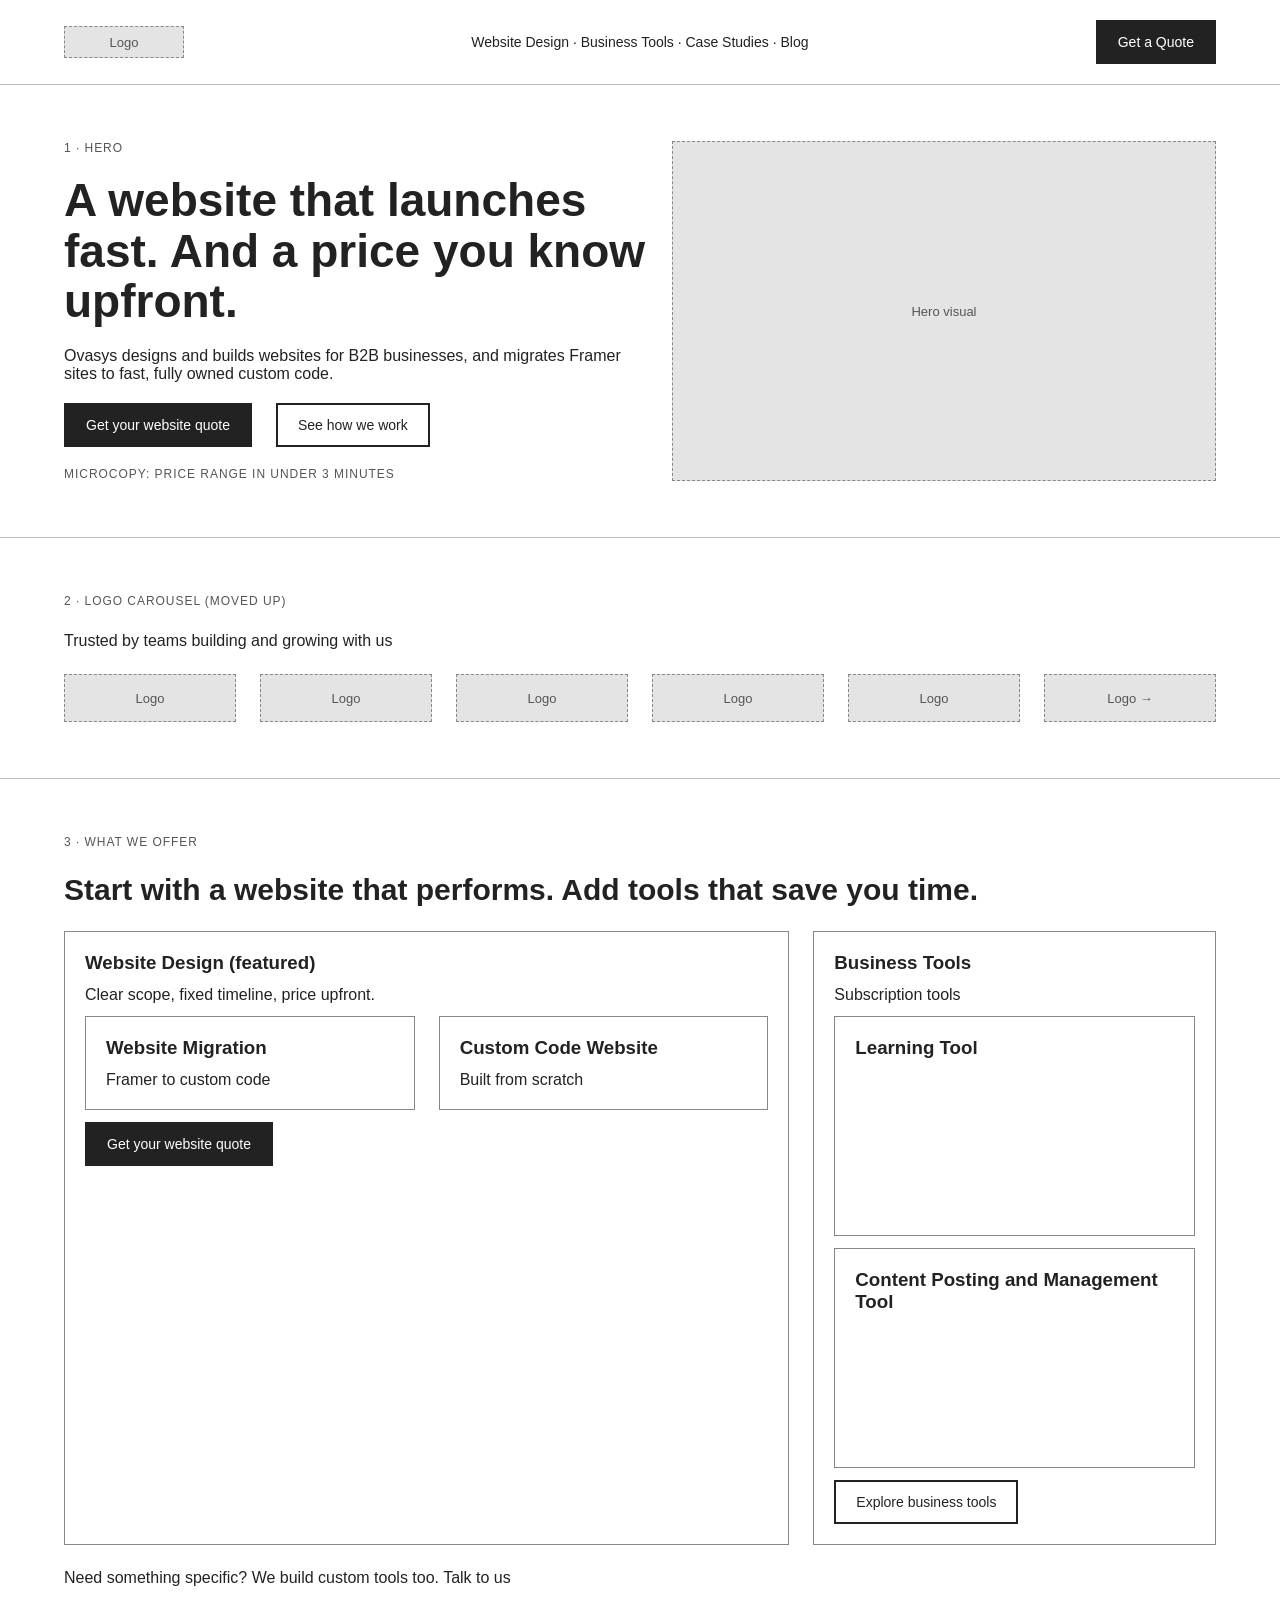
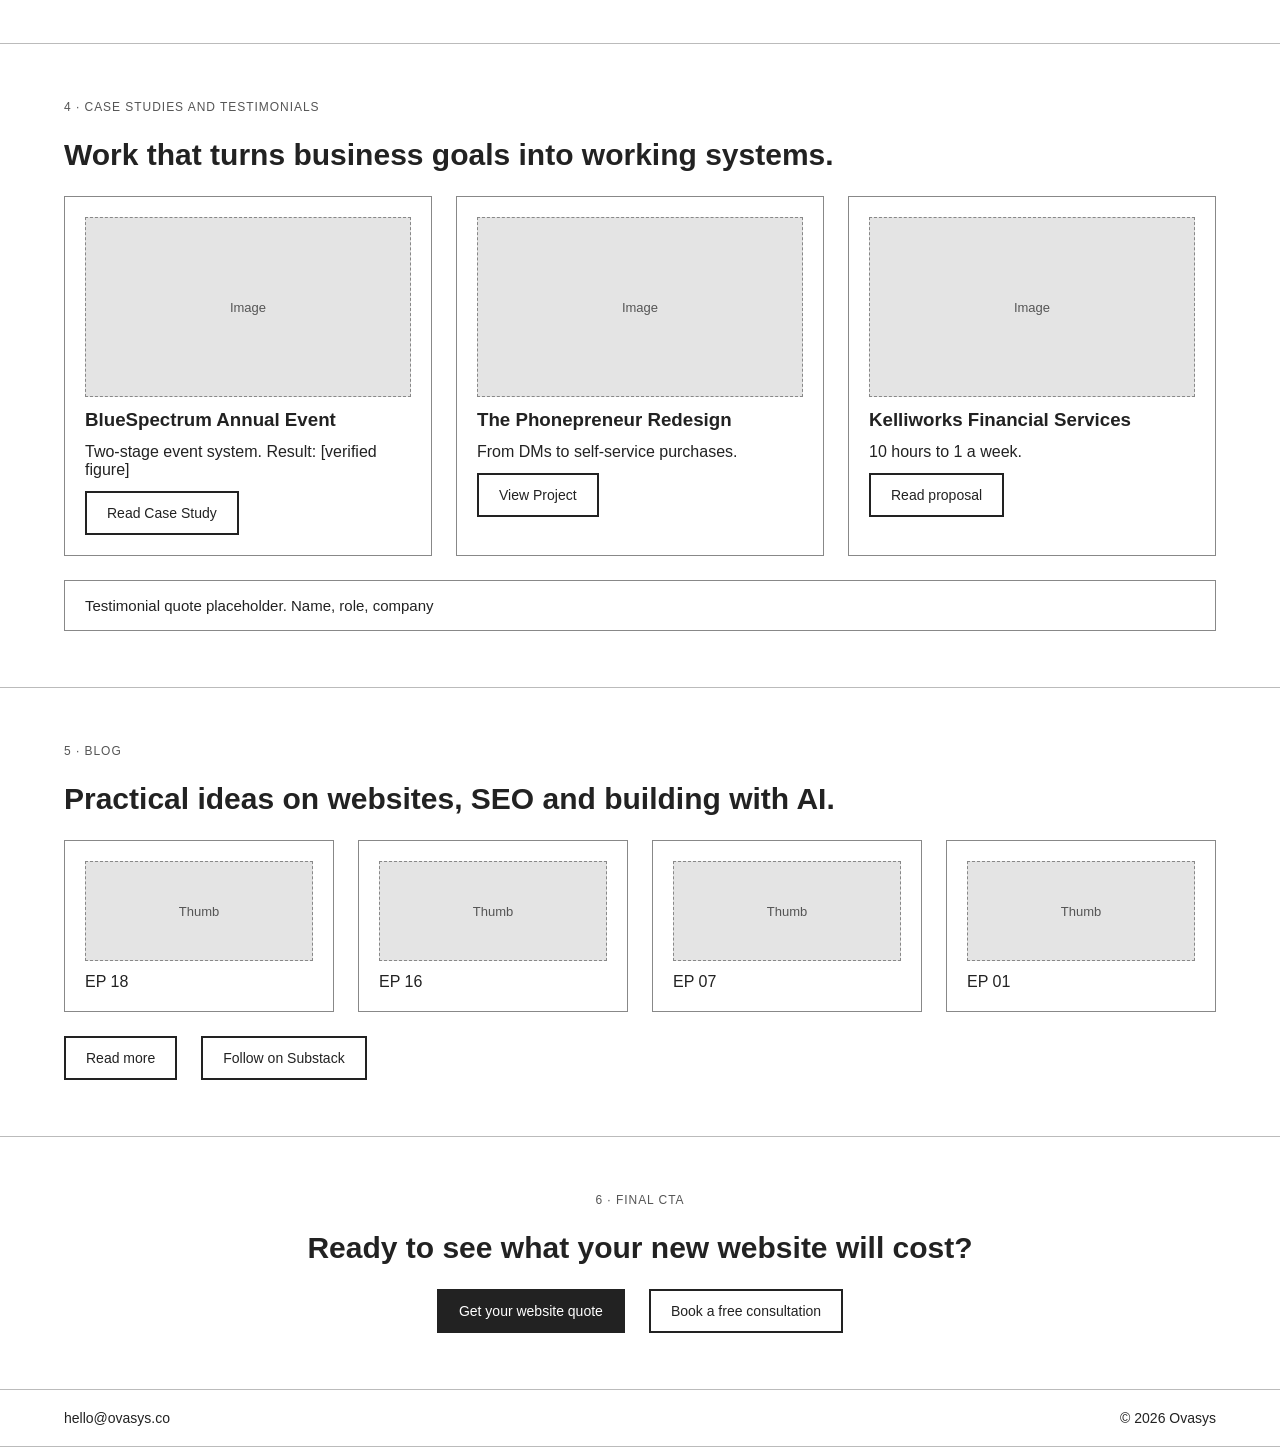
<file: copies/Ovasys Wireframes Main Site and Motion – Ovasys Home.html>
<!DOCTYPE html>
<html>
<head>
  <meta charset="utf-8">
  <title>Ovasys Home</title>
  <style>
    * { margin: 0; padding: 0; box-sizing: border-box; }
    body { background: #faf9f5; display: flex; align-items: center; justify-content: center; min-height: 100vh; font-family: -apple-system, BlinkMacSystemFont, sans-serif; }
    #__bundler_loading { position: fixed; bottom: 20px; right: 20px; font: 13px/1.4 -apple-system, BlinkMacSystemFont, sans-serif; color: #666; background: #fff; padding: 8px 14px; border-radius: 8px; box-shadow: 0 1px 4px rgba(0,0,0,0.12); z-index: 10000; }
    #__bundler_thumbnail { position: fixed; inset: 0; width: 100%; height: 100%; display: flex; align-items: center; justify-content: center; background: #faf9f5; z-index: 9999; }
    #__bundler_thumbnail svg { width: 100%; height: 100%; object-fit: contain; }
    #__bundler_placeholder { color: #999; font-size: 14px; }
  </style>
  <noscript>
    <style>#__bundler_loading { display: none; }</style>
    <div style="position:fixed;bottom:12px;left:12px;font:13px/1.4 -apple-system,BlinkMacSystemFont,sans-serif;color:#999;background:rgba(255,255,255,0.9);padding:6px 12px;border-radius:6px;box-shadow:0 1px 4px rgba(0,0,0,0.08);z-index:10000;">
      This page requires JavaScript to display.
    </div>
  </noscript>
</head>
<body>
  <div id="__bundler_placeholder">Loading Ovasys Home...</div>
  <div id="__bundler_loading">Unpacking...</div>

  <script>
    
document.addEventListener('DOMContentLoaded', async function() {
  const loading = document.getElementById('__bundler_loading');
  function setStatus(msg) { if (loading) loading.textContent = msg; }

  const FONT_MIME = /^(font[/]|application[/](x-)?font-|application[/]vnd\.ms-fontobject)/i;
  const MIME_TOKEN = /^[\w.+-]+[/][\w.+-]+$/;
  function toBase64(bytes) {
    let bin = '';
    for (let i = 0; i < bytes.length; i += 0x8000) {
      bin += String.fromCharCode.apply(null, bytes.subarray(i, i + 0x8000));
    }
    return btoa(bin);
  }

  // Error sink persists across replaceWith since it's on window, not the DOM.
  window.addEventListener('error', function(e) {
    // Failed resource loads (CSP-blocked links, scripts, images) fire plain
    // events at the element — warn only; real JS errors carry message/error.
    if (!e.message && !e.error && e.target && e.target !== window) {
      console.warn('[bundle] resource failed to load:',
        e.target.tagName, String(e.target.src || e.target.href || ''));
      return;
    }
    var p = document.body || document.documentElement;
    var d = document.getElementById('__bundler_err') || p.appendChild(document.createElement('div'));
    d.id = '__bundler_err';
    d.style.cssText = 'position:fixed;bottom:12px;left:12px;right:12px;font:12px/1.4 ui-monospace,monospace;background:#2a1215;color:#ff8a80;padding:10px 14px;border-radius:8px;border:1px solid #5c2b2e;z-index:99999;white-space:pre-wrap;max-height:40vh;overflow:auto';
    d.textContent = (d.textContent ? d.textContent + String.fromCharCode(10) : '') +
      '[bundle] ' + (e.message || e.type) +
      (e.filename ? ' (' + e.filename.slice(0, 60) + ':' + e.lineno + ')' : '');
  }, true);

  try {
    const manifestEl = document.querySelector('script[type="__bundler/manifest"]');
    const templateEl = document.querySelector('script[type="__bundler/template"]');
    if (!manifestEl || !templateEl) {
      setStatus('Error: missing bundle data');
      console.error('[bundler] Missing script tags — manifestEl:', !!manifestEl, 'templateEl:', !!templateEl);
      return;
    }

    const manifest = JSON.parse(manifestEl.textContent);
    let template = JSON.parse(templateEl.textContent);

    // Nested page bundles (iframe targets). Each ships ONCE, in the ROOT
    // document's manifest; frame srcs carry an about:blank#<uuid> marker
    // instead of a substitutable uuid. Every document mints the blobs for
    // its OWN frames — from local text at the root, or text obtained from
    // its DIRECT parent over the relay protocol below — so each frame
    // navigation stays same-origin with its initiator and a deduped page
    // loads at any depth on any host, including a file:// download's
    // opaque origins (where a blob minted by one document cannot be
    // navigated to by another).
    const pageOrderEl = document.querySelector('script[type="__bundler/page_order"]');
    const pageOrder = pageOrderEl ? JSON.parse(pageOrderEl.textContent) : [];
    const pageSet = new Set(pageOrder);
    const pageTexts = {};

    // ── Nested-page text protocol (parent-chain relay) ──
    // Page bundles ship once, in the ROOT document's manifest. Every
    // document mints the blobs for its OWN frames, obtaining page text
    // through a strict parent-chain relay: a document only ever SENDS to
    // its direct parent (which, for every document the publisher's own
    // runtime minted, is another publisher document) and only ACCEPTS
    // text from that direct parent; requests from below are honored only
    // for the document's own child frames, and the ROOT never sends
    // upward at all. That last rule is load-bearing: the artifact host's
    // frame-ancestors allows claude.ai (and friends) to frame an
    // artifact, so window.top can be a FOREIGN document — a top-addressed
    // protocol would hand page uuids to that ancestor and accept forged
    // "page text" from it, minting attacker HTML as an artifact-origin
    // blob document. The chain never touches the ancestor: requests stop
    // at the root, replies are origin-addressed per hop (never '*' when
    // an origin exists), and both directions are origin-gated (on https
    // a foreign sender's origin can never equal this document's; in
    // opaque contexts — file:// — everything serializes as 'null', where
    // an embedded EXTERNAL frame still fails the gate by carrying its
    // own real origin, and a sandboxed child of such a frame is excluded
    // by the own-child-frames check plus uuid unguessability). Shape is
    // deny-by-default: one request form, one reply form, no error
    // replies.
    // window.origin is the SERIALIZED SECURITY origin ('null' in opaque
    // contexts such as a sandboxed preview iframe) — location.origin is
    // computed from the URL and stays 'https://…' even when the document
    // is sandboxed, which would misgate every opaque chain.
    const OWN_TARGET = /^https?:[/][/]/.test(window.origin || '')
      ? window.origin
      : '*';
    function trustedOrigin(e) {
      if (e.origin === window.origin) return true; // https chains; opaque==opaque
      // file:// trees: Chrome serializes the file document's origin as
      // 'file://' while the blob: documents it mints serialize as 'null',
      // so the two legitimate shapes can never string-match — accept the
      // pair in both directions. https origins never serialize as either,
      // and sender identity (own child frame / direct parent) is checked
      // separately.
      return (
        (e.origin === 'null' &&
          (window.origin === 'file://' ||
            window.location.protocol === 'file:')) ||
        (/^file:/.test(e.origin) && window.origin === 'null')
      );
    }
    // Non-empty only in the root document (nested bundles ship an empty
    // island), so it doubles as the root marker: the root answers from
    // local text and treats a miss as authoritative — never relaying to
    // its (possibly foreign) parent.
    const isPageRoot = pageOrder.length > 0;
    const blobUrls = {};
    const resourceBlobs = {};
    const UUID_SHAPE = /^[0-9a-f]{8}-[0-9a-f]{4}-[0-9a-f]{4}-[0-9a-f]{4}-[0-9a-f]{12}$/;
    const pendingFrames = {}; // uuid -> [{el, frag}] awaiting text for own frames
    const pendingRelays = {}; // uuid -> [childWindow] awaiting text to pass down
    function mountPage(el, frag, text) {
      const pageBlob = new Blob([text], { type: 'text/html' });
      const u = URL.createObjectURL(pageBlob);
      resourceBlobs[u] = pageBlob;
      el.src = u + frag;
    }
    function deliverPage(uuid, text) {
      const frames = pendingFrames[uuid];
      delete pendingFrames[uuid];
      if (frames) for (const f of frames) mountPage(f.el, f.frag, text);
      const relays = pendingRelays[uuid];
      delete pendingRelays[uuid];
      if (relays) {
        for (const cw of relays) {
          try { cw.postMessage({ __bundler_page: uuid, __bundler_text: text }, OWN_TARGET); } catch (err) { /* gone */ }
        }
      }
    }
    function ownFrameWindows() {
      const out = [];
      for (const f of Array.from(document.querySelectorAll('iframe'))) {
        try { if (f.contentWindow) out.push(f.contentWindow); } catch (err) { /* detached */ }
      }
      return out;
    }
    window.addEventListener('message', function (e) {
      const d = e.data;
      if (!d || typeof d !== 'object' || !e.source) return;
      // Origin gate first; the structural checks below (own-child-frames
      // for requests, direct-parent + solicited-uuid for replies, the
      // root's never-relay rule) are what hold in fully opaque chains
      // where origin strings can't discriminate — a sandboxed root's
      // FOREIGN wrapper still fails all three even though both serialize
      // as real-vs-'null' rather than matching.
      if (!trustedOrigin(e)) return;
      if (typeof d.__bundler_need === 'string' && UUID_SHAPE.test(d.__bundler_need)) {
        // Requests are honored only for this document's own child frames.
        if (ownFrameWindows().indexOf(e.source) < 0) return;
        const uuid = d.__bundler_need;
        const text = pageTexts[uuid];
        if (typeof text === 'string') {
          try { e.source.postMessage({ __bundler_page: uuid, __bundler_text: text }, OWN_TARGET); } catch (err) { /* gone */ }
          return;
        }
        if (isPageRoot || window.parent === window) return; // authoritative miss
        const waiting = pendingRelays[uuid];
        if (waiting) {
          if (waiting.indexOf(e.source) < 0) waiting.push(e.source);
          return;
        }
        // Never-answered uuids would otherwise accumulate forever under a
        // request spray; past the cap (far above any real page count) new
        // relays are dropped rather than remembered.
        if (Object.keys(pendingRelays).length >= 128) return;
        pendingRelays[uuid] = [e.source];
        window.parent.postMessage({ __bundler_need: uuid }, OWN_TARGET);
      } else if (
        typeof d.__bundler_page === 'string' &&
        UUID_SHAPE.test(d.__bundler_page) &&
        typeof d.__bundler_text === 'string'
      ) {
        // The shape test is load-bearing beyond tidiness: the solicited
        // check below uses the in operator, which matches prototype keys
        // ('__proto__', 'constructor') — an unshaped key would reach
        // deliverPage and throw, painting the error banner.
        // Text is accepted only from the direct parent — the document
        // that minted this one.
        if (e.source !== window.parent || window.parent === window) return;
        if (!(d.__bundler_page in pendingFrames) && !(d.__bundler_page in pendingRelays)) return;
        deliverPage(d.__bundler_page, d.__bundler_text);
      }
    });

    const uuids = Object.keys(manifest);
    setStatus('Unpacking ' + uuids.length + ' assets...');

    await Promise.all(uuids.map(async (uuid) => {
      const entry = manifest[uuid];
      try {
        const binaryStr = atob(entry.data);
        const bytes = new Uint8Array(binaryStr.length);
        for (let i = 0; i < binaryStr.length; i++) bytes[i] = binaryStr.charCodeAt(i);

        let finalBytes = bytes;
        if (entry.compressed) {
          if (typeof DecompressionStream !== 'undefined') {
            const ds = new DecompressionStream('gzip');
            const writer = ds.writable.getWriter();
            const reader = ds.readable.getReader();
            writer.write(bytes);
            writer.close();
            const chunks = [];
            let totalLen = 0;
            while (true) {
              const { done, value } = await reader.read();
              if (done) break;
              chunks.push(value);
              totalLen += value.length;
            }
            finalBytes = new Uint8Array(totalLen);
            let offset = 0;
            for (const chunk of chunks) { finalBytes.set(chunk, offset); offset += chunk.length; }
          } else {
            console.warn('DecompressionStream not available, asset ' + uuid + ' may not render');
          }
        }

        if (pageSet.has(uuid)) {
          pageTexts[uuid] = new TextDecoder().decode(finalBytes);
          return;
        }
        if (FONT_MIME.test(entry.mime) && MIME_TOKEN.test(entry.mime)) {
          // Strict artifact hosts allow font-src data: but not blob:.
          blobUrls[uuid] = 'data:' + entry.mime + ';base64,' +
            (entry.compressed ? toBase64(finalBytes) : entry.data);
        } else {
          const blob = new Blob([finalBytes], { type: entry.mime });
          blobUrls[uuid] = URL.createObjectURL(blob);
          resourceBlobs[blobUrls[uuid]] = blob;
        }
      } catch (err) {
        console.error('Failed to decode asset ' + uuid + ':', err);
        const blob = new Blob([], { type: entry.mime });
        blobUrls[uuid] = URL.createObjectURL(blob);
        resourceBlobs[blobUrls[uuid]] = blob;
      }
    }));

    const extResEl = document.querySelector('script[type="__bundler/ext_resources"]');
    const extResources = extResEl ? JSON.parse(extResEl.textContent) : [];
    const resourceMap = {};
    for (const entry of extResources) {
      if (blobUrls[entry.uuid]) resourceMap[entry.id] = blobUrls[entry.uuid];
    }

    // Artifact-host CSP (connect-src 'self') refuses fetch() of blob: URLs —
    // consumers read these Blobs directly. Survives the swap like the error sink.
    window.__resourceBlobs = resourceBlobs;

    setStatus('Rendering...');
    // Page uuids have no blob here — they ride inside about:blank#<uuid>
    // frame markers the pass below resolves after the swap.
    for (const uuid of uuids) {
      if (pageSet.has(uuid)) continue;
      template = template.split(uuid).join(blobUrls[uuid]);
    }

    // Strip integrity + crossorigin — blob URLs from a file:// document inherit
    // a null origin, so crossorigin forces a CORS fetch that SRI then rejects.
    // The manifest bytes are ours; SRI protects against CDN compromise, not this.
    // appifacts: only on tags now pointing at OUR blob: URLs. A reference the
    // bundler left live-fetched (an absolute x-import, a runtime dependency it
    // could not embed, an authored external script) keeps the pin it was
    // written with: that fetch is exactly what SRI protects. (A crossorigin
    // on a parent whose child carries the blob — <video crossorigin><source>
    // — is left alone too; the attribute is then the author's to drop.)
    template = template.replace(/<[a-z][^>]*>/gi, (tag) => /\s(?:src|href|srcset|poster|data|xlink:href)="blob:/i.test(tag) ? tag.replace(/\s+integrity="[^"]*"/gi, '').replace(/\s+crossorigin="[^"]*"/gi, '') : tag);

    const resourceScript = '<script>window.__resources = ' +
      JSON.stringify(resourceMap).replace(/<\//g, '<\\/') +
      ';</' + 'script>';
    // Inject after <head> so the DOCTYPE stays first; prepending the script
    // would push the parser into quirks mode. DOMParser always emits a <head>
    // (synthesizing one if the source HTML omitted it) but may carry
    // attributes through, so match the full opening tag. slice() rather than
    // replace() keeps us clear of $-pattern substitution in resourceScript.
    const headOpen = template.match(/<head[^>]*>/i);
    if (headOpen) {
      const i = headOpen.index + headOpen[0].length;
      template = template.slice(0, i) + resourceScript + template.slice(i);
    }

    // Parse the template and swap the root element. Scripts inserted via
    // DOMParser/replaceWith are inert per spec — re-create each with
    // createElement so they execute, awaiting onload for src scripts to
    // preserve ordering (React before ReactDOM before Babel before text/babel).
    const doc = new DOMParser().parseFromString(template, 'text/html');
    document.documentElement.replaceWith(doc.documentElement);

    // Resolve page-frame markers: mint this document's own blob for each
    // framed page — from local text when this is the root, otherwise by
    // asking the direct parent over the relay protocol above. An
    // unanswered request leaves the frame on about:blank, the same
    // degraded state as a refused embed.
    {
      const MARKER = /^about:blank#([0-9a-f]{8}-[0-9a-f]{4}-[0-9a-f]{4}-[0-9a-f]{4}-[0-9a-f]{12})(#.*)?$/;
      const needed = [];
      for (const el of Array.from(document.querySelectorAll('iframe'))) {
        const m = MARKER.exec(el.getAttribute('src') || '');
        if (!m) continue;
        const text = pageTexts[m[1]];
        if (typeof text === 'string') {
          mountPage(el, m[2] || '', text);
        } else if (window.parent !== window && !isPageRoot) {
          const had = pendingFrames[m[1]];
          (pendingFrames[m[1]] = had || []).push({ el: el, frag: m[2] || '' });
          if (!had) needed.push(m[1]);
        }
      }
      for (const uuid of needed) {
        window.parent.postMessage({ __bundler_need: uuid }, OWN_TARGET);
      }
    }

    const dead = Array.from(document.scripts);
    for (const old of dead) {
      const s = document.createElement('script');
      for (const a of old.attributes) s.setAttribute(a.name, a.value);
      s.textContent = old.textContent;
      // text/babel scripts with a src: read and inline. transformScriptTags
      // does XHR against the src, but blob:null/ from a file:// origin is
      // silently dropped. Inlining makes it a plain inline babel script,
      // which transformScriptTags handles unconditionally.
      if ((s.type === 'text/babel' || s.type === 'text/jsx') && s.src) {
        const pre = resourceBlobs[s.src.split('#')[0]];
        s.textContent = pre ? await pre.text() : await (await fetch(s.src)).text();
        s.removeAttribute('src');
      }
      const p = s.src ? new Promise(function(r) { s.onload = s.onerror = r; }) : null;
      old.replaceWith(s);
      if (p) await p;
    }
    // Babel standalone auto-transforms type=text/babel on DOMContentLoaded,
    // which fired before we swapped the document. Trigger manually if present.
    if (window.Babel && typeof window.Babel.transformScriptTags === 'function') {
      window.Babel.transformScriptTags();
    }
  } catch (err) {
    setStatus('Error unpacking: ' + err.message);
    console.error('Bundle unpack error:', err);
  }
});

  </script>

  <script type="__bundler/manifest">
{"5fc942bf-630a-4529-9698-5aab6e979fd6":{"mime":"text/javascript","compressed":true,"data":"H4sIAAAAAAAACqV9a3fbNtLw9+dXUNysQlgQLTmXtpRhbuq4bdo4SeOkl5VVhyIhiTFFqgQkW5X4398zuBGU5F72PT2NRQAEgcFgMHccHzvfXry5eP/iw8VLZ1IWcyeJu+Uy5+mcHrMyPj7yOXO6TlI4ecEdmqTcd97T8TLNEucu5TPn03iZO+LZ5+yT4zFKHT6jziKKb6Mpdd5fvHh5eeFMilIUs2JZxrRb5NnaKWmcLijy/89dMuowXqYxdweeh8jZZhWVziUnb8efacz9hE7SnL4riwUt+Rp/4MTjOMcUkbPcSXOHh5dclGxovpzTMhpnNGj1cFzkk3S6NM93Zcr171WULWlAKxTwYT4iFH+oO/0AvfH1ghYTJ28Rl63n4yJzw7zjugE0GUyWeczTIndee2gTFznjDid3aZ4Ud/57GsV8kE68Fkd8VhZ3Tk7vnIuyLErPreEbOHZ7J2UCxNEqSjMYo7Om3EWDkvJlmTu8qr/IH/jky7eX//SrL99e/uWHYSleEM/[base64]/52NjpC4dmxT+9p7PE/n3kWMf4qT+j924nnnh5DL2cSWJQQ0u1vt/QUhprQ+wM9FIT7LEtj6qk2nXzYG/kZzad8hinCjABSvHx7+S4qGS095C/gxzdlMb/iZZpPPY5dmPbxjM8zF/3TlUgNbCJYCfa/rEQB8GftNnsA/vY3avh/DeCX2K86lK3hG+YFeKgGGeVOPuDlepOT76/evpEw8Diq4ojHs81fvF+J9dtuLfpQCDLlbrcvyjJa+ykTf70c/eVY9MrnuCDUf6Qq223VeV1EzFfCulD2WJJNNZgUpSc7Y04xcRThvKVr5lGE2LA3ahHiPnLbba8cshGhQzYysJfDs98pkcKasGwOu7Bg/k7gvAAnESukgJrQuEjox/evzov5osiBRuQauJX8pJf7bJGl3HOPXeQvioWHtlv3fVFwF/klXWRRTL3jaz+Jr31AxUdb+Td8dIxd17QVxOklJ5/+z3Ecx2dxV7w5K7KElptxFN9Oy2KZJ0FcZEXZnaf3Xpo7rJyOcbwsS5rzc6hwvvw35mWUs0UEZWggunOccVEmtAz6i3uHFVmaOH/RzbPen/XTLaMkXbLgZHE/GBf3XZb+kebTQFWOi/tBsaLlJCvuglmaJDSvxOv/uaXrSRnNKXNY3GWzNKeb3r+tyXUXBUthQYJ+r/dvGEQFPw62UPWyZwAowAx2Mi9pNE/z6S4Q8Z+3THNOywX8mqeMpfl0Yz5V0izi6YoaIPzt1Xj2p1AULwdWg78/mSAY00lR0n86Kf0e0HegRsHjx3pQZrrRmBXZktNBmjPKg95gUYh+unRFc86CvMgPgSJLcxqV3SngBmyUr3oJneJyOo68k/4XuN//Cn/5Be4h5+TZv1Xx0y/wyckzfNLvY/+rZ8h58sW/D73w/Mm/0f4HAeto8BQQBZBkEOXpPBIT0Mjl9P2nzKERo06aT9I85fQfQDjns248S7PEyztfASXaaYD+5zU42PNeM9P/pp7ZA6D/ZzShOkRiuhT4q80iShIY4tPFvfPl4n4wKXIe9PuL++O+/9RZpt15kRdsEcUUm196QBKd/2IsX+wSlruiTLrjkka3gfi3CwX1EPe3ZZKyRRatgzQHjOuOsyK+HdylCZ8FJ3Q+mNF0OuNBn853iZAe54qWPI2jrBtl6TQP4GzujgvOi/nAgqnEw2fPsP7ff4IGe2RUtOph+M9/9o+p5B4B0B0sGS27TDArYs0PwWOZl5QV2YomG1il7iSap9k6eGCNRBOxY/wvn9H5P1qzBw+Dv42B/d0emhB6srg3VEghYM95srivpz0rGBd/I6YxdZc6142zYprGu80MVePFIgDUzuiEix9/dAWHGZz0n37x9Msnz59+MZhH912JUs978Wx3bM8X906/B6taA+Bf416vd9JTS/qvyWSi9s7J39o7TXg8XdwP7mYpp13RKFiUtHtXRotDlFhO+/jIuUxhwsx59/7Vmw83X7+4unj96s3FzfnVFQiW0WLBju/o2ElofNtlPJrSLr1fFCUHufh6edLrP3VuKV0444LP1KjgRbbOYwckrsySqJ2STqM0Z04kJWaHcbrwnaNjec7PaZJGzqJMc+5sVF//WYAQvXHmUTlN88Dp+c/[base64]/JkTF85ZPC6S9UZTejj8FVb1KoMa+seZxgu7feXWQv4roXCR3D8lub+I+CyP5lSIASAhWcx7+Og49Tll3PuDgzSCQEygQhT9+P61x/1xxEBc2G6lNKC6akoMIG1QVAsffwjhA3pS9Qekjh2RzuGW8PJRTIAkRbwELYaW3Sl5C9KKmAI9KGK/9hAuySvu5TgrYrEIaMD9eVTefkN5PKOJVyLMfUY5yChvojmVBVFSLLgQvBOvBGlcaWJubuBIAr0Y224n0IWnO/ZnJZ0gn89o7t2Qsxu/uA1vhFzsocB16xo1+iW5CTn3bpAQ2gbL0NdidbvN/eUiiTj9js8zr8RLU4Uq5AswSdVbhdRUGckP625wSvIdHZCbpCupp0j9NCGuQiMXMy3N/ZzymZci3KK+kiU1yG/2e2N8nVEXDW5sHQD5zHHuz2iU+NFiQfPkXHCDN6iS/USEg7rh5TmAe0K4X9Jpyni5hlKvtDRUmdagDfHNiBT+ktEr2HVeDw3E08VkQmMu4SE7Twg83HhTcjbt9I16bOKz5Zj5UZJ4CcKivSpKaEY59RJUVXg40jBdyq9d0nnR7L0hwk/hCJn4Qiy/pDzabjeVhtacWBWhP5yOQtCPRsuMD+YtQoDmO71220uG0xGZI719kgoPrTeN8O+88CK88X1/iX3fly3ermhZpgng46aqNHxjAqpH/Vqs1gxwPLQfvBQk+DyhpffCyxAKYvsRpwiXQmynnBz/NnzR/W/U/ePm0Uj96nW/unk0OjrG30J1N7xOOt61f510UPjouF7Bd5L66D2rlFc58nmZzr3m9hXas2FvRAhxPbfdpkOqlBvdvihEbrv9jaBMmtR4HFOlSevjbh8hs/u/hnbQY6G/XhK7eQ8XSj0H2ja7RpV3Cr9YqO8jNGB3Kew8KESbOGLUhREFaiAlIYQNRHHLLm6Z4mZjNlCoYLVkQmOlAdBy1SRbjUkio2N0ebmkplHPFE+ijNXlfVMOhMZtEEqogdEuc6m3T0z1t1weAxSFb5bzMS09igK9GGfkpN3W43zsPt5u9Zgfu2h/1aAybCxS8DOQdPuM+MZSUPXE/[base64]/FaUT5zj4GIBaEh/4QFn+ES4EEGp4A5kF5mutnWNJ8WIrR+a7uHg41ObGy00f1l7bbA+XHv10nnWM5CqZHUZAi9IdMjqBD+h1WD6Iyq6E+PHQlHjDSxykpO305zNQMs91mZ72BWJV8mOp3mLXqungE+Me6Xcwk/glef5B2OrC9WQvK1Aj1cSiIZD0rnCKkRh8B8NJOX45XvaYWpxDU+WfisrgbR3OadV38iAtu7Ypyz42caDwunbEzTlJnnBTOuHTilFMH2C8noZmTTHKHzp3UAVnndpyA9HLr/O4wh0XzhcPmUZY5bBHlwuh3K2x/RT512HLssOXCWTowgrtx6WolseMihHNONkq6h7GV0Z0S9l0srXq6VDy5mAO/[base64]/VxlMc0sxqciwKrhZ6rqtez1bVyvrpSznhacNP9AvYVNPm24OYTohBaZgU70PR1wQ605cUynjEeleKLH+DpCp5MHc0TU3ORJ6ZcQ1BUaPiJmnr2oq6ee1JGU/Opl2U0NV+CGvUhKFffkaVqKWS5WgeoMYsANWYFoEYDFyo0ZI1SxAzghS4xozBt1FBMCzUeU2/UNY1Wr3SpgIRRrWgAmgLorcI/cfLJC4Phb2fu49HWHf7mjo7c7ePhb49HR4/R0Sf8gyTV7+n04n7huafefVeqZbZJrH4hz+38xDsuOj5zsTtNXYRL2S25vmZHulPxoHreEi9swfPQfTxC2+FvZ2QEX/tv82veaavb7YZnW/g7vL5m19dXo6Ow222FZ2jrnXrSVL8VgvUWNnlU0mjLU55R5IUEXjk+GyG3U/KOe4a8uo/T6+vj6+snViPh0nCGtqfDqPvHi+5/R8PfZM3Rfk96nt9zckwac6yn6F0z5EFfo85QdGdEwdERDO6aHRF0PK2lv18azhaUnFFjM/6eY6/AJWaInAGjJMXhsAjKzs8dVpuWxYeOpzglZ27X7aQ+L14Xd7DVGPUQqv1fzCv/5dijWPSNU0TOCiNshzQow9wrUScNchAja972V6mlInU3P3Ds5ZjiApEz99Tt0E7Rcc9Oj+GXe+YibDc+Pp3RbE65d822Z+h4mmL3FBRzovBRf6/19bGsumZHZ7L1sWku+xagq1UNwxzTUe0vYPEjyO65iWrHIXI7ecdVqw2LrVbZfdR3O/[base64]/5bdOdy4hG7Oh6c73xhtfs+mrUCdF1dV1ds6NHUmCyBbphf2SkC3L2zitAShcLmeZxtkwo89zNpp4xeEJJOBzvf+J4iqzOqOSb1YZv90PovURh6LpBifzPRZp7rqunBSo3Cyk5tbFS4Ad8v1yCthNkYihalAUvwB/HDVv94Pg3Lwy6XUX5QFvVHXW2EvckzeqOjtAjg4JS1UXJ8W/C98n4cnS9mLFtxHmJup7fQbZyK6cN8kaN55hem3Bzm+ZJAHAVTlFBPjwZVdKlCL5XUCM1DJXPlouVUhW7WZrfutidUx652AXdu4vdVAzLxa7+S+djmrhYex1hV1gYMhf8w6Te2MWuFJ+EdQG6EhKWK49dqGaU18/zQp61brRYZKJCQkL8zAv9vfv5wh1ZutrSWqNWQf1ZxDy+sxet/WW39lrHv+2sTL0w222TjBQ5kBGx4qyMkyLW6y/Bph7iLGJMP6SJ+WXKlIcIeMoKKVQV39K1/lnSiWkMCuyS5vo5ASmlLJYsWzPKhUOiAO3uWLX/[base64]/tzNM+wa75dX5dwiEmbEX7qvFWT7js6XNGW+QobGm+YMHxcRJbqw+0wk/zFYjywlIHpDEuspoeEyLeDLT+UXbjbre5Vk3OozTjhWnAQfJAYasXtPJ2u5C7gEeB225Lkhmk82hKr4+9sMVWU6QtidTyEmQdOcOmta/Vt6x9S2q5KgpuQHlvig0OmOHaCsgDoGoaAf8QNiVlCTCMoG5aCFVlKWBb2j6mdMcg+QdYCT2KhSes+LfSaspUmKzqdukf9OxZ/6Td/sOPMxqVHsL6bYYw0+d2KnwtYR/+IZbzMlrUeyLVHFSr6ajK0YFJ5mQ42mNP5NvUeL/Sh71f6a6+eMODAq/AR5sO1OtFCwwIYAlwt9uWtAn4KftGeJ15Bdpu9UKVxLQM9xqWKNDNWvV6gkp3sWQzgLqenvZqzX1WlNzzJB9Ofd4tfC6tpjXSTHa31rAnlPT5KaE+N5TCX9Xu18ParCCbnpGiblr4K4kZyiowKC0zBOjpy05/5PNTkg9Q2ekYOywfliOcElkvjaxAVljdc2oGEREv70LNMbQSvzQWzanH/BVO/RVewE/w8cMRwpFEmJiTTZoHQ//pCe7hPu6PMCg2htJN60t4TvO3UCJbqDLoJRj6J8+w38fwpz/CLhR209xt9CZLiyV3G53qxqrG7rzCCbBO8XKcxt0x/SOl5bV3zY68bji8TvxRB12zI/zPC67Ro+O03hcLtdBybc027qkV7OuCvkU5eI1pYC1RJ7h056ztYcbBWwlYs4i9vcu9mGOOwpgP+SiQpENYzfRrkaAJtdEx0SygNsTsGCAfecqcVgz7I2F4NM8nIzDXWw2eQIOobvB0JHobCrEWRyMfdK9rb2eLIWtopinOD4kLj2ye+rQX9gJ+1g/7gcV3Qyci1gYXI1zWppknRxyn5MmRR7scdRmOSL/[base64]/lDXvdr6LuZLR5Um3N76fW7+fW7y8r8eq35PjBj9iamTn11MISKmV1tVtq8m2CG/K6zAjqHS/vcnRUc186LAWQumbhUpJxuSVKQGb9wKQHSrsdIeMQkw5PRk1xASck2iuEF5eEkGS7bS2321aie5iS3/XmSWF3YfUQiYda1zHh3hR1vOV2m5hdUZz2Qx7k6kyfkGU96Mw8yEFP2u1MQ2FGvQmIdhn8QzVmxaRUsve3CN8QZh7g9bjdvmm3Y3WYEEJutIuBAUSp2M5vAQDMPIiJ1+8lxi65VJTAm+I5ImdTqBzOR0iyUVPiumbbzElvMD/VvQzm0p4+7ZDlcD7C89N4ZzBXJIaKFbmBP2Ph6NG7TpRsdoW222bJCg2mHTIOAZ5XwSqYcM8sypVZkRUsh4H9tNpdBYOkv6tAv80u1llHP7eomMI7saGFoOHxoz59io7hn/qdGdX9GroNveAS/uaAwBNyZnXyyJscnzx7ho7gH58X6jP95+AClwgtt3eC3Z5wuCrqJXq63ZbWU/g0eCIIWUTcf9VrMgEe4zQdTDodFHUI8373iuFkFIbglV2aX7RWdUb1VBJr+p5mUU7J09Dop5T4A7rXDkWBUQv5/vEUheFwZOoF5/sqhyOt/9yW1b/bBdcQrNLD0UAazFt9hfipLouIYE8NT7oBL8FgokI5s6qYDCEW0Y90wBkbCRo0ERJc3IXm7nY70UIGiNB8kbk1n6r8KNykmLuWexr1JggvSetmu73xQfWiVInudltSrxBcXxFHGfj6jUBANk9ocNNuL9ttr/leyKl3I1ytUMDMT9Rup5Jjlfod+Y7U8MgmeEo52FfeehmqkDhEYjIRBMAWyn9G7bYXk49QKhR8PxuHI4RjIZelyrHdRZuICJZfQKDa7UqqP0C435SKm/YXjC6T4hxUIeYLzxHOpJuU6SdvaUjGlp6vCx4pLQlmbSEBz4bmV6MyjYSyId7XRrgImfkhZPwk4lo/g2L1C5bAbbaYFKWoB8XKN0Vp1e6pg1BMvuPDeLTdwmMnloeGpZzu6Nk/[base64]/R6SDLOuVMQOkQ+UJPCl0ylHoTVCGP+krRigyn+LkuxOK09bwUR4icldJEMMEZImcTLwWnVhwBuTLwY/7NTZTnBTgBJ8SaMmY18D5L2MlX5ElTD2ykj7sxFbIb8mV4gjghJWpYR9+4Fjj5Htg+XPwiYab5wTVVqsq6besAiA+HlIvAYh5NgQLtsLy21o7FXaCM4Z0cfqAL04kbruwyQ7PDq52m0szohuCjLYyWVNUZ+7cbXqh33sq/girMjI9TvemmOz6BHg/[base64]/mApKcounLd/+2N1EJ9bYXezcYQBX3y14zpV5aLAm3KvPFTn5CDWOLoDHcQlXdRp4kTMofMFX7tSH4sCgHbKhPuapo8TtKvsnMDg99clqvAEBQBg6MtoTSeEuOOiyGiUuxIh/s7M3UqTyQlClY2odztk/a3HdxIvZCnjImzeBfvHbm3ERB348rm4JIZj320nuEY7/FVEP4l3ey7u94DqSioJ2soHh6AxOsKSJm8kH0u9qA5KaEA3hu092cPNmJRnvVA2KQXBzTyliA+Go8CL9ZE85d4EP5YkzoFxEPdxJ+08dk3yk9yJoBvHe9xRaxR3wMMax2QICrNDi5tVOJY77gYvG7Ecvu9HeFiMghv8SHpAL6s63GK/p2WFmexJydpegid4juQy1+u8+st1FqLQwwu9t4CrKAMnJFJIUIVvvUJqwc1K6sVKcYQnerEyQr2agGSkDjsp2+1od6HabS8jpZcihLOD22Ri5h/jG0TOYvG1G4SURr6GwMWetas5QSHiCRtlszzWMWEKA4ERBI+4vVfxgRrrZSvRyoHMJlqexOVevY5oOtC9rtJa0NKsRanWosGCpxbLXREQoq0DFrbeZGflMiyhajRBAuY3+ObG4t1vbvgie5UEBRQXjF/BoAIWzrnHRBSPYiUtZjXBU2BW0zoyaeplgk9J5Kn/TiZ62cwNUzyvmeJ2WzGtEWPpNPeWeG7JIsthMiJzrcGZGKWUt/S10ZxMJMokeIrIWSKmOUVir+a+WTJgB5b2Hrr6yz1k3u2Cx3Z3mhXjKOsKV+R6Z/3Ja4fwT+OlexA54DuuMHb9k6GAi8sempXxoc8r7FADYKRUJ2JYHjZJg7WJaTGCDVlt1ApcF0dkTM6Or33vM7vfcnaPvOtw+6/tI2OcHaPQ/czu3cD9zFwRivdnmyX73zdLTDKzWTK1WW7IpKWOW3UANPfPst4/ido/9/b2mRNucEyHJvW221YLzC/NjETaph7KDQdwuyLlDk8IG4IZBG5dSf3p2JJybkHKYWhMcj8rouTintMyjzIv8m4RvsVjHYC3It4Y39Y7+Y6MocWC3En+AhBCcQh3hjgvdoYDjRb6NIL+8F3d44KsPIrHCM/[base64]/JfbipAglNmeDqEvSnNa0+x2+AVi+FyHkuHZU0udpumwWQDUyuqQjs0PWSSO04Hb4kb7yxQPGXFhPgXZJWD+Hz5jHw0hwDLx8+Bt7jl9Yx8H54PiIvQZl42W7fAl8Barsri7eo1/p/A67gLw7C9xwF5/oAmtcH0Pv6AJrLA+gcv0Hk7FzspTdwANm9vPDW+D1CgfxrnUP3O8JlnBU5BZnea/VsFUgJxGEnEPtFlnnukYuQdCKwFN4m+K3cI512M4hYy4V6upZBjc5DKXiePfmyb6wJ4LFQnuoIzEHZ6aCCeMXp6TPUKTrUj2dReV4k9AV4rWx7xk9JvdBxfbfjFWdnZz3L0vHkuVQA3NZqQeWt6Ii97mg/dadYSH9NcFdXQUCwkVcRc6TjorNKE1o40TJJi2Zw0AtK3CAvuOd2QGfziI+UUygGmR+5+IaT4+6mh08qHYxsxyJ3R0fHa3wOXgheGIzpLFqlRbntzos/uuM0h8wmwkA65uR46EiHq+vJyPLmfGO5HrkupqSHC9LDpdLfSgePRhAjPWUyIrCU70WEyorolLXbYxVEy4cQxI2iTkeohoaRiBI8Bp3zMFLxnkfGigGHrHEiPjp2cdQ5AekmO+2FLMg6J4O8Y7IHUhwjTElcb8SStPr4xspPSCKjTbjhdmrDCVISQtSZ7EZnDtBG/M2a88hgHpmeRyYy1R2LkNSs0xdPR66ynutjf2cyWecEDTISi8nEnZNK9SRiqQ0MYvIj92BQqDnZCHW8cypHE6MQWgQCAM0pGGBUlTZM6bDdVIcspypeWa+bDvgUKwdr1CIkhUUjesGur93wJOjvjKjTl9/vNywqab3CdG+Fo12gUFjhCYkEUKLdFZ7AByb73V9fu2jTaCn6oR1yYjWW0clqvhv9YwhBwJ0gleHJqrDSP0ZuWBBh/5xH9+CkDjHbombgStc/ODpKcXTkHZJi2ukc8C95T209LOjZBe+jKD1XmkG1yQeupSa53GH9VU+WN7lQmhXbbeHf3CTxOYMIEhN+XBfW7gmFLygVJNYUh0FKzoYpLoGf1elqhcbQSxFkXPBjxj7Qe054KMhCYBnRU6KtuoO023VEVLBe2XKYCjxrNXp+V6ZFmfK1F+2FZk/IgTFEaDBpt0vQw+sK0MEg/FCv0FgeI3V7VNVcBTgBCdY12u0WdJDWYfdBQd6yjeg6NwTjeMB9lfqKWEu95tqbRG4oJTl5tddFKYQm4RxJcrC2qbQbyhaC/FzkSvGFXkRlZfEoKDwgyEdloriTCuifaXTbcJd8Ta1Mu9qZUuevVCE8xgcLLJqSCYd8RG4Adt4AFMoSIWmNkGCaQOTskoqIFxX139APglukgY/[base64]/BPbfkVtviQbjOijBoMZdbY5st70rcofvCOPeHULYE+2lXnC7HdvWadRu39lc+x1pVEO4C0x2PhyPyF2V1jzw3DcSGxlaD2CESEfa8vW11HDrIBzgxgZakB0Kchbt+AWBBGy8zSHwHOJLwgNlHgp6AmS3OyBz7oTFEBl5dkm9O196TXhL6TjZWuxSyxmZUG+BpSBz1/DUQCtpFb+TLhr4drv1bslckv1aryWfLZMv6IBVaRVsKqxbgEQ/lJ3tG6hlefBRf21EZsKvQM1mTSKqqvAMDdZave3NVY8jskaVSPdyU4P0iqhmfz1o24ysaqUbz4KjYDWY+yWdkBvvCo+l+zTCosj4XL3wKJ4DEii9uNRWjMU+uAVttiC37yjp9/CKkye9Hn5JpbFebfgVD+vEIyve7QP5FPK5G1jmwc97rlaaPMtjQmmwLRciT5nEwLa/yWvldWW1mhCQELQoUshDg3kIjcyQ3imAxOTM28wpY9GUBi+pF4OmHmfS11/[base64]/uTdRrPKaD5epsklWLQ8tGkUqpbcLv45zbKPkO5ANpf2w5+ijHkamJuqqmrIf7RjDQHHvlE1nvvyXEzDxa7UbEDgmC4RafpdzDuf/k+jgfapNXnumsmW2m1TgbZbUz74hLxX+BV+3YiX+7Z2RDCuKWY/GK91QRC4cWkoyRlkoKrD14RC3Gqa/0lT4eiutnuLGL/G+ts7qg8qUzOVIDlBVp0DeZcAIX/AV8rtJ56VxZyGm1qpyK0TSkfIySO7KxvDoV4Fh9+wlvC/1gr+EL7wfsAcFDtS1XMlfD25r4iCnYXKk46KvNY+5djYxwKqNFGFTvEG/vUj4uXbrQtZF/Hz3uLeRVbgGbiDhh4PufBZECxKEdjhYXpMm6Zi1dKPuR2Phq5IKK4HIjkbqWTdyDSu2jqAVRJImZVfxgljoYwJeIXT8L/ew1+SGWVdrIllWkk9vQ0gupu8f1AHp5tQYJi5ppHzNP9ZjFA7WuB5mn8nBymvbpCDtFJyqRODqByH5uB47aHBD5KaOfSe0zxhTuGbLdSgcGjDlgtawo0XUTkVvg2spmjFZOIeJiaC9BSTCQFaa8hdjSoHaM0EbSa6QYuQ/bcggZfqNvQ9RUYf/gZ6iHLZnSgqZiiYYyO36dMm2fUcKksmlt5kKpuMJ7IfCvj+NYQzDeLMPimUabYuYMtx4zmnNGEa4C5u9RuNLXXxbt2uOnm3fhKlGU0UMZZReruVHxktpYr7gQY/[base64]/iW2Huq2xgmC+Bi3i23b4S4Z6iL7GKgiW90SBZaizxkFldC7kkx9ooN3jVqDOYQ2S0qJj0cnfKy4PfePAD+2NstvyJas1LY+1XtNwfVgOY4FLnLQ+s69Ks63J3XZcaQDUUXx2CYlU3Umyd+DaONWWUVWq/gLvmTqHwAwVhpYKFtbqWq7qRkwgy21EiNo4SNw1HCZE8NaksOq3P4qTaZVQbiLM7KLzULsZZQ0mWQVLfbHBwYjfw8aXar2Z/JyCiAJlI/JubVadfIRzDREsaF3mcKhbTsw0EuysM9gG1wxsjtSi2EKiF0/vNdtuCMCRCyKvtFkr2URA29IqWu3U/0bLdBlb0L/DQYCxCil9Qg7XJP2puQ//wuffwzqn2yF6Md8FeE2j7y6TVqw6f//t7x6QNrsk2Gjw08rorNexsd9i7xFAR8Uy6GNddLv5ivzchaV62jhGRGnRvOnyho9cGhyHT//uT2yPgMapkgMOfdGEm/GedPMACCc/qwyuk1cn1IuH/f6Q7uHqG9aKNYQz+dHdqdwm342V+g5fZYe67Io+I1GZm/mf2YLvPTMoBN2S3w2+ozVfWNNE4dCxJs14Tx+32RqjDbjTBfajZpqp0XwmxJIpYSSVLJb3pUK7AgsaORrXxCUGwKzwlO1kPoI3KgIhC+ymQ6slp7Tpjw71WrYG6aKp0Q1NjfGu0tTk5bXkGP5P+VyeOi/YENjhFLHeYuCOWx9zf4Vb4hfcNVvKkNXtzQB1cIiVhunFaxssMcrQIlxg4ncfgYXpgm6N/PrI9KdC6UaSW//b4g90vYymTB61ehf5/ZrvbbyW1v6qf3VMQtzKLiJlpJ//TCCqj6Z4foLX2IS7p8Vyp/+d4RTJZI/ik7XaXvRJU9Eqc+nPc5GlsDZTYS4rajHepzRjhVZNNa7wreLbxAZ5tbHi28S7PNq7jbjWptIQq0mrtkqfttkGFzDbZlcdIq7XzJn4YI71VuIOUQMoqvGq3/x5urnZwr/TflQV4lpR4I4NMxY5v7OkKC8TxrkSpUHJ/8Bh2FSmBYB0Xl8gooveSskS2sjcVVH4iMNUgo6W/jY1mf4iXu1cXGDXxn9xgsNy9wYCrL+5fZNCs2bnPAOdgF3zhMSw5UMUsTyqDCLGv3PSEmWiCU6G9noBrSaxDC8V1DUGEa72nUQtAzKCZ9ve2r9TetRlfZ8WYYUryMB8abdG/XMjBZNJraIckG6/hvZDWadN+psTkPYqT3P/MEpqlq9LPKT/OF/NjkSTrP/0v/Sd+/3g5T2QBbOJkKQbqz1N4zcWPKHHZLHry5dPuy2/Xr+9frD//3pt8dfVu8RNdvXz+avoHP/8myy+/eV78fPzLj9/OJ7Tziv33yw+/X6Qvy/i728vXP7x6Pkm/Pv6vi3//W+PqJsV8b2xQeGh839Xjm3749n72x0k/++nbX99cxsn3b9e/9/oXybT3eZYfxycnObvv3a5/f9f7cB/99OznnxJ29V1/cvXy4+TZr99/7rv4p78a33/G0ZhmxwD4JAI/t/984Z985feORbkZ1A/1oOa9L39Ik/TN76+Txfe/v/79q2ffHr++SL/8cfU5O77/+GuWPfnx1ev14rL48fmzH4vy+69er/ji5P0vv3779Tef+2vrpppfmlbq/UtXIEIupFYqFr0zlNndtq0W4YaVcVBUgfjLMYTmTMFdIsilxeVeqKFbdmpDXyThb8ZA1+P71c6Xcsg/ovW9sETvx5W226D6b0ad+o8eyZ/EXFtsZdC07+zhlqa9kE6Gauv4rhSvqOxcM/aUQNSp3t5Uuu5x8qyHX3DyhD61FOUN30bbNEdJI42WqsLlfgQgk4y5Wq6vAVHM9RxlMU8Z1a62MnmHSZ6jjbpL8ov3E8U/1M4i0s1Qva0DB4xt/qFYWJU/EQ3mPitjsoR/8dI3Cy/s4eaJWDV47sdlwdjbMp2mOXGjvMjXkCAbjOo+5H2OJFFOPFkgjiMyxWYoe5fdzFGFMK3+5DCRPgdmVvJASQSI5hpE80EuiHGiFHeaP0jzSbGjLtPu04EDoxWZ+hLsem5nKeKjjEFfr0mUZd4QEqmIAIAQ+Im95cLTMNwrHKnLjKwTa0y+h5GrQY/Dsb75SF6SlKg3bpXf1q1f3O5fff3dhw/vHLdzK1jBJTPd3arOKrj+SPQzNh++JfUMbAT0TZy5N8abSZpRcehBigbIY8mCoVtKe50Lm1BhzgjuV4IrwMb4jmzk9XEs2FQVXhi/V9t6Jr+I0KBpJVSWQFd6p0OGTtkTBM7LxPkuvkUQXYXv8J2vasVR7m1qjnTWzDq73r0tWH+9tRBuN2tUO5mImuF6RBreSd4MikwlMri1mRdJUA9EBq+wYFb9A4SDlAcJdpVjvoadixsj1p9AkCMAhuHobzUbzkAc8+rrrmDBG4PdVGaUm0oLTVL15PBCDOh/5Y7rOR9SSteT/ubFq9cXL/XXGpsNYjHE8I1nlxr7CuGVlboGSECdvSgXBGApPV+m+zHiYuJzM++rikzxiszb7fkwGW23V+32lfjRQIJTd+m222rNoRbam2uo6rRPKxtV9Ld1proxWUrfuKTmXAHlxhAJJX0dxngq4bXdPs4Ltf4ObLrEcR93Egjh9GYRC5zHnYbzinY6wo708v674NebawmmGEA/Z7zkziyCMFHHKHXkCFy84+2RIIOp0SpKM3Ep42Gcnf8Vrl4h7PrOhxnV0SjzJePOJ/mgEd4hzsbtJB23+uQUpcModz4peiWKP/ni3pRGUsPMk0EgpYD1UkeHQxRBkgCeaGnhJUjOeXEH9JrcAwrhuXGjmYbxkvFirk5JppAs+NX7UVEQvEQiZ4ySG5YCd7XTDcSLmO67yRl5wWsp9UDUfr1AElp7oF8i7MrAbjgtIwjkhrhoCWF5Y6XbecE77py5tesP5R/SOdxW4c3xLUfVYK/EErwau+pen6ktCU2zsQ6AJUFhEngZoIe88V6jvwFVfcj9CrFzY7t1pU/yxkaeNzYyDKDdPvhp3S4Z6NRbc19h3DAZhaE9hnTi/[base64]/M8Q6hP2o5JHnnvkl9bp93Vru9fLsgEvxCietP7k2Q3iSj95UfF1mjZAD/dJO0pGIYcBXycp5X/rRME9MQHio/ijfizmm4dXXOglhcMVL5n+MN3CSbTtZdfS27qRrvVYkrgbtjyu8ozSt/0t/AAIJ+5ecFm5VpfisKuvJ30Kt8uDpYlsGvAP6p/MndM3lv9J10NnnW60Hh80bhc1n4RaPwC1n4ZaPwS1HI+v1NfdM03BsuCk/swhNV+MQufKIKn9qFT1XhM7vwmSp8bhc+l4UnPavwpKcK7a+fiK8vIfHVRlz8bfjgQBTCTYSVz2NZKS8I12uRFwKQ9sXMsqjyp9Hiy800EhdLi6d+Tzz2e/r5RD6f6Ofn8vm5ej55Kp5PxJTnvY25z9af8y/VU1fdXA1l/RO7UHY75/3njVLR+Xxs3pd5qFQX47oLVa56Gde96ArR0aJgJc0O3LsNNdGY7V+1Xcn0gJvm5dbPev+u/GKWJnSzc0F75Y/Hxf3m4F3p8BWRPGQTL0tWlIF6rPy7fq+nvLzE1b7+uKe+KO/HdvGvlByfwiUB12Nx4cv1GLgeuItF3UaTUIjYvEmK+AZuOIYi1dALA7XvtjLwwnrLu77rIPhxnOIfKXH/RROa0LGLeU7cf/W/gP9cTOFh0qOUPndxDg8n9CQ+eW7pdYpceXTZ3lxKnlIKBa11UC4UqfwTQZpeyCBm5T5fEu5rqVsRNx8MSoxyEA7ndBBJmTCJylt3u13KZL/QS7gMVN70KxqV8exdVEZzuKNAscM/pfQu9M2Nvkw0ErnhBcV3RfcuMp2H8k+gute3IFv8vbR9p81MYktS53kLo7q3PA9oHlgFPA9+pIO0cbPup/p+aOt29kebZVXt3wi9j8uf9tlLdbbKm+tbRMmHwkzaqIJtwC+lvOSJ+KDAhTCrG4VdgFkuFjdoLysM4W4aIA3eDG2WcCcq3JBIlhgGgcUSySBRN/T2l/dwNjL1AqSTFzlsDl9MLJXZf/H6BMzq+yqcFKHgwHD2Mh3sdIlwGqpGHlKojFClgBklyQXcbv8a+Juclp6rZFAXLy0LwFIgNbjfwF8fwG3ydQioK2Q0bItuKLaAN62xfrudGpSChHQRmcKEDW/dYttt0tLdLspiDOEnmcdAfrWZJGQGB7aVOr3HCMPXIXzrKh1naT7VSR2WCnMgUCjcbyDz2R7ONRXxYp7GTGRblMypGF5dDgkSQQzaKa6NeQ9dVD0Xt1433sLzxhb7hR5CBnM/szfHV7Xma0VA7q7TlLl4DEa0VbudeyuVIU+Gv/QGt6c6Z+/gtk5bfUeS4e0IckPo5G94Rsbtdmvabt9aeX67Iqf5Atby6vz9q3cf5A2xs90QmbWu37odGVGzn3Xkbi8/hghuU3qkukcJ47UG68UBsGqd606u13uV6/W9yvV618j1etHclPf4PRo0xtRuexeNRWnUHtytF8jk1hRAev3qzQ/udit+X158ePEguBYd9xCoxIUoAlYPgLBYchmG/wDwRKGEH65HpJf9gux9saSZSvzSTP/XSPmC7/df1EOt85zg94fMJ5fkfbt9YcmJYlOwGaVc7DS7KspEWgxIuBe+H95rkws+115vl7a15TL83rtEJrPHuZ7lm4c34t3u1leXnboofLNDs+c0SSNx9xB3IrjEOtiFgGyB2u0HXn2gPdqrEL7yhzqSFQ+1R/hcaamlhvolOdu8aSDwy+og1r6xcmhUB+rvmukmJI6bKLOVQN1bwTpdyEBi2K1e62K7vdDkpEXIAgj/Bay9OZf29/JiJ7EqFoHC3hpfPLDf/vGmb4DuHrWIxMd9WtDY+8CT/APa0Ly7WsvloBFMMxrcYAZezsCxvCziS+BWYotBOed1us9hLjIaCAFb/f4oL3gSbkQ5zjtPd3aqaF9mEG9/[base64]/0UhHX7Fj5al5/l8rJJAU/[base64]/uJ3SXFjoC27Ah0zeJX+/zKgXd9wNeK0C4HKPIdRxKxfrhjFj0ErnAUCYikMjhdDXiUVYo9zK0KDMJ3LunlS113cqwn05Wg06LEaQNwJyaG9A8oWkdnyRyfxxwiFQ/rQ81IJWHzf80KAA7i3uYXCPCrTiQZimaRK0+pW17tS+rScXyRnAD77T2bv5TThbIWYu4tyoJOABBx1vkOPxcr4IqPgDaaBkRh3txZHmDkfwsUrqYrOcuL6lM1nmHjeODji3VCfUSmRACEQlFwSgi0sikBYzIhQuC3ImNdULtOOXt9GvB7QCAfW/VNjyC98MFa5q+Rqo2A2eQmaajTGoBQtyFvnCG8xbIGyFD0INuGAuIAgRskpDAfPVwQuN7ZR5gbfAM7xG5CwVqfTUI95JyiaaiUba/QCed1sp5fpuW5Xu7tAbUgVvXtBKednWSkkRlHgvpYHICZ1hC4gDmUepZ3v/LfR6zTTDvLBv1tm9GG2BQou8LiBrAgTdZiIj6wzba2NbLqyv6MUGQjPzFXZrzZMpqHNZrUmWd1y4zTgHn4eP718Zjz5vgTqun8S+vC704pAscU8uwovh2sgF7/U072254D68D9b4knzvvUcD7zK8bDqGvFfs8jk5O/eL21Az0YHXNAI/[base64]/HmWo5+UoQqX9OiDHPl7gtR2aPD243+qxtNtyePUbczlcvePsPboW4yQzoRtY1mqBX9UVcjMU+kNgiwUAvIvttrVuEnIEQd674gzoQdbSERgsQsCRhWsLWr0AxrhGiqR4C2u0V4dHiy/IGnzA6e/EUz+22x7q9C21/D35SL2Zmpho0iLkwkQaKdJgZ0sK15b/PChhNMEJnFOVW1BrA+XjmfSskFkSnE8yUNnsAhOwrHI0fHIDr/EFwSesJdKSe40d90IiOTDkP8MZ0aujItFXUbaDMzaZMeilqcxdymeO2I9OkWdr38X3CO+CQvgu3R/wXbo3vkv3u75L9whVB9Z0pU5Wg1813sprX+eZG140EYu0Wuvgwnb7hxJxyt03spU674GRKfT9J/ojl8QUDd8L0eQSUo3uBhZcNgIL0OYeDieRPRBUIbtqdwFu0Jr7vJhOMyouNE7stAgAyQMQGEsI4Aux1Bdwva3mi+pDERLpanAggJm6KrvVukB4LnaMkXdm0uVQtQN/aNHqYru9OtBQZVhRoariKbjHiuQG7yvyNSgIL+t1ubRI932o0uXhS0Ov31uTrGd5K/[base64]/ewhWIXNtTUf1ARFUzhTBntnipJ/xNHSbos/9sU3yucEa1BdCaYs2GX5ZTO8k6smeGWhzQTkjOf0Kc6NG5klaCin74KURrZlSqKtrzRi9a0krX6Qe6jLznjoUe1QViJI1QCROjopiJDrxd2kaJO25L0zYDjMwEmVhVKELHEOV5NY3aAKZ+kKfgkt0v5lzjCoppg2FJetyAyDI8hPU4AEq/PR6MQ0fSWEveEECP3IuSrmlM+AR0llnJSziKYQ1ZpK/1J1N5VT5PKy5RnVXJk6Ix4z453EsDMvIGQovaXZ2okcBgFtiRMXi7V+Wb3lO6+4cxcxh/FisaCJwwqHzyLuwNUrzLmldOFA0icY2IyW0F6+L0YHYhRz2HIBig3/MwNHw8h8JuX1p+Fb2JGqYPE+vedl5KhTl0dTePVUe3Gd2XJpkjeTIYMh7buC8fdyBkIgFWyBXDVnr4U2Cu8rxRa5uZFUXHnWtyRmkWnn4H1bIvxBJLW0crTBN111/[base64]/uLRjNsDaUZqYDaHp8Oqwg09Nr3Hn0YZXn8BB8MFJl8hWGM1ssEs5WV4AJqIAwDdP/Hj59vLhoBi9nX7xfqb4EQVt6S/e7xR/V0fENKI23nMvF8EteQ0bhN9zj4pSapU2gjUqmRJumpMk1+EDlol/[base64]/BTVEIjOVKD663U4h4RH0Wyt4Y/PxGMkqzeWpa4pynfKYiQLVpsH+yUZWke7rh4Ns4cFUp6K94Q4F7RFFL/Y4P/G5PYZQf/JDk60TjZusnm75dVHwwArEislH7uVmt6CBuVnLoySGjdhDOPUQ/oNqML7X3PT+nlDstfi+VPnGCCv5Osj9Hb5yj8/ca1ENFpruiGDkiRiA2uU/0DVo43sVnuYCn0rw/anTashI53K9mfh65h6qJmkeZdl6U4qULgNDJkoaJWsRbw38pY6ICzPPuuxu3xXr5dtLNZrXKqQpQxUcrBjIvKSkN7lWc3GRuwsOfn5AVDcJBuG2SB429Ql19sFgX9EwcnbOJHGCAE8GZCdwMTjAQDSchwb/9/8AJOWKIxm0AAA="},"9439afdd-4b00-495e-a3c2-5454ec71baa3":{"mime":"text/javascript","compressed":true,"data":"H4sIAAAAAAAACq06+3PbNtK/66+gOR0dUcGMZDd3N6QRNXGU1m0ePjtpr9Xn0SxBUGREkQofthWJ//vNAnxANt3L3Hw/JAKBfWAXi8U+/Oz77wfG98aPccRFkgvjSgAvcCbDgb3JUr/kRZQm9jpK7M/5wJDw5+lmm0XLsDAsTow3wIWXpitqXCTcNiDxjajIDQiCKI6gELldo30Mo9zI0zLjwuCpL4woN2rOvlEmvsiMIhTGu4uPzbQRpCWSS3ABSby9OJ+9v54ZQRSLetrI0rQw/CgTvEizrZEGRqExKjIhcAPPBlZQJlIYi+z+VubCyIss4sXf3G6B03uyM1Pvs+CFyRgrthuRBoa436RZkQ+HJu4yiBLhm0ft6jr1y1hM760ajDhmQ1CjofCGQ/Vrw9qfqqE1N2tE84beE8fijO/3uYgDem9xWx4J21WEVMRCwWi3W7Jrxsa9BWQXBVZSxjFjDPb7Roxuo0AyUZRZYiCQC+y34RDmv93s9zA3f/wxKkQGRZqZN64C65MCpuAgdtUyvrOAelSQHe4NLWaTM3DlB0+TQtwXzFOfmQhy9rsalxsfCpExsd//u6P1h0V23dev/4+U/[base64]/Myy0RSVN2BpYAnRnZP0bPxRxL1JFHAY6kJgzKWhjzYalBVg5b8O7wutZk/uu4wHCpLYFItDW/G2Lbb4AaQBKrdYzuTmY7JxiY1HRycmFVzh74zR7i1TQxcWM/mzLl5tuxucLsJw5vDTUU68u918f/LFtUI0PamG7BMZIl26Hh2kV4XWZQsrdO/a8RfqZtF19RXIvCWLtqb5uUYQ2dkemkaC5COgBNQ9wXxQnY0cTWvQ0J2NFbGmd9FBQ/RR3HIhWHmch+mo76Scu2JzHQkvJcJWLlqoZbUqdE77dd0torAF5CoFdpu2Li1kAH1mW+FhAIzcbPrqWmbo8F7K6Rj4qwpB8snU0sw06S11oZDS7DuiHyg5nfDZyYZmc9MQl9ZvtSUafYdGlSEOIqOPxxa7yxf3mqWguVTMbKOfDyH/T4cDkMc4Y2Rp2SaDh6T/CBP8B4BIdSzN2UeWj4hdOKGbOyuNcGc9ch0TNQ/R2MkjR+I2diNz6D2IW48GpEdZzCPb1zlJtaj9xanMXHDEXtlcSlhQH1SNW4lYPie0L4XIJBsgAXKwQGhyO7I4gzsRNwXFiG2nybCJZxx+xbiUtCW42hE6AOerSvTjJyTIszSO8NjtfUCobMsSzPL/[base64]/f0CqHbEJbekxr6L/I5WTAyrEPQQcDq0OdDDWYUlVv6Md1UavDVDzyLnK9jrxO419UE4Z9YM+o75foO6oR1xw8G644zPhNn5VHE9evHgxoT6DOb/Buzo+e41OhRCcYB6FubhhPhWMq6sgvaEB2lu40Q5WaUpxnqKJODAf33Sws/pMdbiDsK8+3Pn4hqIMm3RjEdyWwFiG7HCBiVoSJcIYN1+ToivmozwuP1vVMobs5HuLjybkeEJjBvPwhgYsHE3oksE8UCK/eG3FVBASnPnDIX4taUymltTAkiIYE5SzgDhqLqZIR86FnYfQsEWtPh35gfqam6C9+q+780N3ladZcZH44v7Y68bNRcHYjk+5A3bkH3t25Hc6vkQdN/rx2MbKiFu/xp6rR+HqFnrAV2SGQI0gnp0XkBUfo7U4YyDXqLYF5tnifhNlgNwQiH6wvlCPaAK6iq1mJP/CTX3F9xi3h1o/Kkkb07KN9YWQkh2N6ZV1rSjterY/HH60/kW1/R2DzuRaKbBENl+HQwv5UQHWS0JfsuMJcd/ge670u3KLbLu7xHuBukrkFhpGyXBoHVnJAzlfeGS/h+HwKACLkNq+1ixp1Sijk55HaU12HZAKTwYrltibLEqzqNi+FbdCmb7P1o/[base64]/61utU1ST0vneLaXYHmb/IRGASuu3dZJlvsBhiEvq1b30t1qlJ6Mu+tRi+bk1Cf2uWmiSf/pvtovxdWiaF8J3HAcTRpKIi+VKKUrxJMy4+yaxaA6Qe5WTXAl2pEPa6eAxF1xrctSiehKloDKyOwCDPo2VCf2e7yr1DHRcp3kY7yqXJnKfrTZqIpHi4ntf0mUZ/oGKMnnrIcNjd96PHuRWQA/NuaEsbd4wCViLHuK4OJNPAwMhCGLeQReDFIsfgUJUjjBTjw65mEkY8NJSm/5oE3g29rGE/0KOqCKEO2+2Z5FAlQXd+TD/oPrLaWTeUTQ0fSf/RkWYaG+lcC/artpqIO+MPV96AvMhKrM6xX90YrIJqiMQt7Ci/LDPx4GSbhwRUVcOOcvlLoTWSTsbD4gp9y3Z1RUEVq+jAA7bDYsHRWFYLjsZ0scASWz2SpUL0lNQH9uz/no2eLenyIZFf2K7IIMkj1KCacw/zltqANiIL0mwNCRe6hfUC2El6p965V8C0eSn7LdOccO3bXwGiWKSq2udkDew1FIKeA1vXq24farN4fA6VdLhfMJvI8L/XwCa0fVxO5eNC8Zmn8on/DKxPjlzI5yoti2k3lJqhoh+DxwKyBkf/UFgJsN4Say6Ki/Va+FhOnuofEs3txUngNlqirxsOB221rp20cx4Kv4yjZDkc/uWyHeUXyaYsLkXiS+hvALK9KPGtPkBV6fsZlfqTUjcGTjQC9pyGgMNP+sl1ccRPykpAhikhMKgj+aOxjLM89pN1NKZA2lDBm15YxLE0VrXNSO7VU6FUAjJgudB3kYD1iVRdpt6n7nciz2EpzkNIEhGTXSHv/+Gs3PIMmHq3T1z1O7HTZK3g2Cf3gPEME5S8qKlYuhAHcJ/B+kTHpHILtlNuRN3c11G+gYKHInOWdKCvfFCVR6rPvULQ8zQJoqXzC71WZyYyZ7dYSFezWCgrLZO8QO+8aM3wso4znUm3+CkX2as45asoWbbrJ936e7zpcbtyqpH1447i827+bXrXTv/QTWdl8ntUhO2S/rSSXVNIq+tnE1U/O1E/p+rnB/Xz3FG5RZ0IO8BOqyaWX2HpPdu29QWrM7QV41XVbQeLQAcRRb2D1RM7UGZ86h7y9thK4+3pvOFp3vU9E+d1uO4chAEYsajcXYb6j/w2b4uqfIpdGNsXMWwpZ0258gB0fManYsQdQRzOhPtIzyrbOJ7o5c0Tx2cnzw8qns8dn03G/zj9xw+Tf56c6is/4MrshweK8dnz2WnlMz7yXWC7yHdew2hEmwTF8ehB0uMAbdMKh9PDxMfxaZt0OseTyuUvxNTSEmPG6Qcro0BondGqxAfkKMNi59eppeV/zlfMKTCb4ceCEEznNWK+zGOB0HK/f7PfW206StryFGiHyfEdjHuOkuzgMNnTkO4y2PSiKDMbrBpOmvd4ys5s2GzibR0INf2TB7ansV6KxpFcHpzA44d4pZtsmJax/0ckYt8JQLvV4ksp8uISoqTQSegKSpMiSkoxuxe8lEGJBvdIxxriBsq8H+tQnDdRlheNNt+nvuiRRaa7dCkKo/[base64]/aGfv9/KaiaRIf4mE1CVtmhwmRyt4boW3Ewla54Jjyy8I4F3hCYORRsozrPy8w6pReFci1OjgoHbYJwJ3L7Td1Bs9ycLl9WefirJRfZSY66F9dbl/LdP5d6gtWIMR1nTmzLX4tFtez86vZx8XF+4+zq/cv314vXn9YvP/wcfHperb4cLX448Onxe8Xb98uXs0Wby6uZq/ZoHC5jf33FRLgcZqImdo9e3imB733tkEKfRrT6dTJ5MdQGM3JG+syR5NuWxq1wqjhlYVsPWwgxz+ZMEcwMlGB6lGLwdpVtG5+Elm0XYktXTHVGw1Z0wjVW927Ry3ulRrRkLV9WeI+anf7Xbsbyal+LHZLZT520EmuW9uPV2RdMMDikN4wD/ob5jhtCSz2tsr15sGNFrzH03ge3Dg4SyrV6Hq6nx4Q0bXAudZPD8guZgPVSA9U6VIV8Mbu8ixwl6MRiedLvaG+xIa6Ri2u/nvT2pdp6KpuWIumVR3KK8AzAYU4r//G4eDdYx3RO6CL+nx+wy6b8+D7BCeKMBPgn0sfMqaXda1KhbHnaZKX6+ZrUZ+MoqWmlnHqQfwe1qJOd8FuSGgbuUXGarMOVO1tthv6DDqhmtvzZzvzBuSf7bDHHu7POovCrYDsP2FVAToX19K4EsHjdPcwe0fgutZ2AA2P/8TgHuhA9fQc5ZKi/DfsMjZ7f+dyWVf7SyIvgS42sI1T8J1d3XJyjie0bio5UNFFlESFkykeWMRjh5H7Q5JfoflbCp6uN5AJp7sJqhXkSVIq3msrFQ+oeuwXuytjuPoHFtMw/tED7IN1Rb99AVvHWOZtxN0rg7FsPIkOKiGqGr3H2HtxFZwFDeJr4ZVLabMPOLfrgcgy4T8E6Sd/AC2ZDCSVWRAIXnyDbApQl+zC76nEHOBc+FYLvN5gfTa6FT9D4sfi0SvTi/8AqYZtSCa5yJDEN8vwAEMX5i1s07L4Zko6uE7m3VPGfoiOYDralfBLLrJvUkoNe6iL/pv/EDHQDv5hMbkfR5ViW5u83iZ8dl+ILIH4ukizbzvGR1iHe++70P2EOkhlV7ciyxHNnPzTPrUnZkXcQUUs4g7+A4hKO9r/KQAA"},"3a6bc5dd-63fd-4a1b-9c84-6cc34ce07b2a":{"mime":"text/javascript","compressed":true,"data":"H4sIAAAAAAAACtS9+3PbRrIw+jv/Cok3Fx+wGtGkXpYBT3gc2dk4sZ3Edl6ro0oNBgOAIglSICRZFrl/+63ueYOQ4t0956u6VS6LGAzm2dPT737yt7/1dv6281+zCRfVSuy8F4w3UFLDj/1sMR8s60V2zZvJohrMJ9XgctXbwW/OFsu7elKUzU7Io51vGRfpYjElO68rPthhVbYzaVY7LM8nswlrxGqgPvtYTlY7q8V1zcUOX2RiZ7LaUb1nO9dVJuqdphQ7b19/1MU7+eIamqvgBTTx5vXZq3cfXu3kk5lQxTv1YtHsZJNa8GZR3+0s8p3G6aiphYABPOmF+XWFkwmj+yd/6+28XWSiriaf653DwXAwXNZiJzy7XjWL+c4315NZFu2sYSy9vz3p/Z/rldhZNfWEN/8nse38TD6n0X1/kV4K3vQppc3dUizyHfFpuaibVRD0YVb5pBJZf9e8nS+y65kYf05DVY/U4up6Uouwj0vfj6K4r/twWpUtBYH8O2DzbCx/hud91VKfqCYuYGRx+DP9eb1eiVlOPqfhzwPc4pc/vqX3G6KeomgThbBepDUr/bgzD1l0ny/q8IbVOyntl02zXMVPnmBHl6vBoi6eZAu+eiLqelHvZwK2th6UzXw2nlQ3rJ6wqqH9PUY4HSX8OauL67momtVgJqqiKRO+txele7QfsLpYnV/Q/p6ooI1f3r8+W8yXi0pUTWi+OucXUVKL5rqu+m8n1SSfiEzC7g4OYOf/6e+xvX6yczNZTZqd/l6619/JFxK08uvZbGcuVitWiJ1FvQPbCuXVotqf68YycbMjqptJvaigR/wYP8T2VwjgLMsmsDpstlOK2TK/nu3csrqaVMVq0N/07OKlISNpdP9C/k3g717/jC2b61r0SRptTFVV5f6r9Jxd0DSBJWd0mLDnqV4ptrcX8WLAsiyESs7H6SXs0iQP/5ENOJvNwqwgLIrkOu0OE+eNcN+M4A2/HDRi1YSmeCcrYAy7w0ToH7q+7TK7hPESTjLsuLqezXYp5UEwpJTyAQCt7WV1O2l4GSpITqN7zlZix0J5LJ9Xd/N0MevHZtyyOF0sZoJV/XiSh5k3dN2rLuQDxrlYNqtv5CerhFE2aBZvFreiPmMrEUaDFSCXcEiODRxlrGH7cEJZEPQBYOVDkomcXc+a2Ezezl5sz55S2kvXa+fM27ObrtfOenn78sCE1IqphZTrdahHksqFOTIjo5SqsmNVtjNZvWPvwjSSxSft4vV69HW62d7WP/QoiSA5KaJ7QA7tVaUH0OF6fSj/HGH3smLT1JP0uhHv2FzQrKNwtWRcUCHfzK9XzS8r8VO9WIq6uaNcFi/VMzbCZBmsg+5lxapJM/ksfnn/huayqBbzxY14NV82dx+aelIVtLCT+iqzuwVoTND3g5KtfrytdM9hGo3fn6cXMWyAsxFiPIT/sfc4W693wwNzHqP1ur8ASOml58OLIOj/CA/we73uV/L3CMrf6d+RuAxhGIJkURCEnEIvEcnWawVAYpxehim8UwV8zNTUXuhFDNMoZoOVaJwS0u/v8SiKRXtFx+xceMt5QU3LsHtyZuPdUdzvxzwOUyr87SJZuwQ3kDw+vlColgmn2I0EEhEEu4gexv1+DEMm2difyrsPYQY71TFFHkUOxmNcYTw1EAabIS9ie9UyjdBwVxnNiyBg53lxsV6z8/5//dekETVrFnX/QqOCjnuXjRlChYNtOYJTj+MAbhaTbAdmxUTU1Hf3TVkvbndewWURRsmGMzjHWXTPBA1Tmg1WDePTQVNP5mE0mOPbJ/9dhTt/C1mzE42jJ1EUBAAt63W/r05o/7+r/h4Te8wZhJD3xSQPd9l6zTW27fcTLgBlA6BziuMYLGuxZLX4AF1/rBkXyQPlVM4mgYlM8jCN4D/qUE6t2ZEfcc0HEuXZ0wQw1ywQAvoAfqs+uV+JJn64pU1Etimp9yKfCd4Egfox4Itq1dTXvInuYYhbxWFKzi8iteiVPO0ZrTbbFRk5v4ALWMxWAttK5f3ofAwfMlnqTMj5xJ9Cr/VlGG1sCUBqEGRB0F8henImWUmQsFSWoKposFrOJk0Iux+R3MCOW1pQodDR/oiUNDcPyeg5LYJg+JyWQSDOi4tdSvPz8iKJyv19pC6cGkmxv0/K/X3YbqcuDnu0S2mxXsOfMrrPFjuTPFTVyfDrcr32PoDxTynCK5QParGcMS7C/g5rdipxu9Mn+LMfJWyQTVbLGUO8FATTwaTis+tMrML+c1Ytqrv54nr1dR+w4ZRObUvuS+I1EukrfWe6uS0nMxHaKUabtBZsutls8knFZrO7ezgmI/LQQeDq6IWMsrHXy3rNBhWbi7jfj8aAC6K41+/bk5kjMaYucDZoWKHub3M3w0fyYpe38+jEedN/wz7f9fWbQ/fNh+vVEvgi8/ZZ19s3k1WjawwlZXUg/4zMCBgF/CFR9O4oIkw1OOqoMKgFMGdevc52hvDeJ5r6fYdoyoSHs33sPMnDTuyrK3Vugbw48dutY2W/1OQnU/vwTapH923NCiDy+3JaZ+bFT4u6YTNVLIQprhfAetbqRW5efEDmEFjKftLDd4V9p3dNflRuvcAN28AkthAgiwwcffWVLFOTKIpYA6i/Mv2zRdWIT00/2usPzhbV6npuBlw6H/3JZb1Hvv6pXtxMMvP1RMSSCWQKJJC6dj5P2HodMpr6TaZqq/p9wmgfSetx/9tFfcvq7L3IQ2TYon7slPXNQVYAdykMpNPWfAECiCLX0nEaZxoggT57K+YLNfqPLIZv/1yyu9mCZTj2PyfVpMHLTnM+ImRhGulLgEf3m40DpRaWCzzkejmgu6TXceQPNI3eP2O81CCgj22YfvnWjYb2o39960anehwvRXmX1awRWQv4vbOvzzxrrzazm9kafPjFW4vdPX3gDFok6TM5/pHUaLH/frHQX2ok2v8Ii9DGrJkwzNCphSVKczF2T2/cl4dY7t6BbvLHPF/xWohKt3uwjRLkuT8YmePNF0vdksHjbWxgULiPDVT/x2ZKNeOTqnjL6qnd09hF8aOnPqo/Mij/Acyaavz4wHF9GLPaL7vPxi/MuQANIrtvMfPysbqep6I2AgDZlXqynHTsYwONJ23xI7fOpNg6qfZmH1SLDLmaKAj6k2p5jci3JTIIgrDPS8Gn6eJTX7K8/Zplk0UfeX6HKykdrID9juWHMIX+DZtdiz7hVNHMhWgcDvSlWPF6smxA7GPJVCRNNCWdRiSj/f4eO08vEqT7t7nYB4SOPAi6YIDDIB56tRKNZpexHskpFibdND+wRPd8UeWT4rpm6UzEu0NS+DS/2i8hiWpg3KMN8fgCBsQzzDHJbSXCos0meqxfUQGqxF75wD5s9D1yX4jmV1j/jtFkOITWWzOODVk1iyWcv+mkKtzP2eBP3FJ8J2rawxOTiZloxA7s0WbjgOFPyLC2voHrstUKgpADUpeFIpp2mZUUaWj2PkWQSK1wSTKA6UBPPYwSyQ71+wkLgjBTIMoGCkbH/aa+BhSYs9lK9GM2wOajhNHM3McgnRqH6UAvWcgioPxiV4j0s5wrMOVhJzhmC47i3LH+EUu+M0KE0yVB84lF58ZmA8abyY14NRPQENxQ6SK7Uxd4Gtl6WGwHOVUMtF4mtQh6oq/C+w1AlsIsZ/KtGidRpRJoVFnvxn1SzcWSMuFjHrPBn7c1Wy5F/aFhjRgA7TFhM9XyxtnzaeEOTVLL6cDtEwQofgnJqOzKzGRsftmqqrOE019YqOvjuMfqb8yBM/NGSu/9ocYZUQVy/pwAPVIvZjORxT6mRHzroktZMm4NNfaG4mzSTK1E6myQqhsEKNYzCJakwKE4n6r9VU2o4/ALC1UvgEzlaKy8jwMDrO8kSqmU7qLIKgj68mrAjwHM8Mcu7fFI/QZ8wVE6sGPeYlkQhG6VKME6eLdep/MJ3jkZrJJYiUb1uy1XUxeIRmmbtI39dYXxHKeuBHBRvF3RBRxgsN0PcIXcClGUaBBUax0Eer98sMJ5+kV0d7ddy9mjeSEFs7jMD84HaJLHZ6AFPXY/d83a7lIKYhe5tru40PKIAr8gd0XPRz9rCX2S4hXQfW6x66TH1+vUhQuz0ylKOJxh0nTDqaSfE6SVJVzAM+33ndp26R5HGVutcHdphbO0GqR3kXgB9DxY3FaifqnQbwSUeyR3GUS63rD/Ygliv7oL8u1m3PG9TK1MHgixxRKKVwlKHe9Ter9JrDxsmIjnXKvBBCgMz/tf9ff4ubhA9RTU5HQI6kVXrSjoNuB8BfQTv9A4AH+vBAgHRbaLIurQK6MiIgIld7JczemDft3bHSqJIIcp/sJCHiUp4mIclhw8cwcPO8LOhRoDIJfoHp9Nn7vDRHYotjvcHRoMoKEWxNlQc7ICoidbr8OUQklkagQBXtm2CQfHVlaSbI41qwpRL65Xs7sPonldVaL+7uPbN5Er8JyHz0ZW4KavS+8O7LoleTmZZbWo4r8AK/c+rAr/qsZOEiNI4tG9vMBly0nauixd/O7Msj2bgwjJD85DHknJp4G5dtXDKEp6nPLz4cUmpXyj8COsMh5lTtPNQ5eoXA2EE2cTFt4U/VtqGyOrO5CjEgkVKXzX4CDntuER6aIegmDrzHYcWB7pfrLO0+wi8qW5p9kAZBAoiqiaRKLGh3cZblUJnw6kWgxqO7gqXKGqZiZXN4VmAtEwIX7y5Pb2dnB7iGYJB8Ph8AlUUVzjnDXlI9VHz56dPnnLmhL/e/um3+YqOz959uQT2Dr0N47af6FOlEOySg3Voy3AUo2vCtCfPTYZKvXU+aIWk6L60UgM0/HjzceO8qg29643RGBsNX/uKa/7qoN+zEG3aS4TW2Mo+eKMtxEui4Ig4+fsYhz2+3tppDRfcbrXX35ypOYrBUFwF6yau5kw6J+DpY/URLUb5+bml1YHkyoTn37Mw/7+fj8igtZFyEl6zi9IFiX9fLZguFTq3PDV6lssihKlh7QNExHFgO+pS40uLaaU/08uz9lFEPRCS89KHCTFJ4+h0hZKGR0+BbuM5AuQsIuodX+t1k6GsqltleiDzYJuu//nnwgqk+rheu2Bn8AlsHGGhJsXBF1d46v294B2nTW+smu8P0LsYTe1rwmzDpnUYLJqy/n7rKoWDYNm9z/[base64]/QSkD6sFw+cIBGe7WYJ6Z0dGzejuCBCmL9LqAenpimId4W37GB2OSErMS3N+uSM1vPTtuEhJptF9wenuKPkgRUrJ9HLAlsvZXTi7JMa+0uUgO9u41F9Jwaz5DoCrkGcB/gDYVfQDT7w+pXCkdfM9O42i5CNfr8OPnO4OybWglcefpI4An3DKoCs2YLNG1BVrBB7ZBFRWyLNHKTW/[base64]/cwei6uQgoBetb3dRdMZploBEclJdC2X1AXYtkliCT+UvaXAD7eNjkie4VrmLQl8UIQgJElWe+eVpktN8sJqks0lVbDqXFk61GiQMTgMap4Ba8qSHEKrXpgCDlNIMqJQDKqWEoID7hFORwHdmVqWUFuLLjIqEm5clLc3QYP8KOd9ST7+7+RxbeaD5HPt/qPn2/J8hYYcLYDYQN6h9/odqoQ530XKYbTflABW3d96AX9dAoEg7xDi1cPxNIQkmhOfEORsIkWfwtnWGz/RROdZHeL0+MafZ6BkldcDUCuoWE31mzgrneHhnFc0N9Hq5h9XhGi8N5XvGupVyZ2ywqM4W8/mk+XaSihq032h02PUi/IUTRpTYZXRwSikF1aJcM4UDRwenvrGD5XUQFbCvv/6aavNvaeU4PjyID0f74RVUeFJfrofReuioQLnLqAf7mhg31gUjpdvWzwe+nn/nqKWkP21r8kcnygbANHGo2jjRSu+DU6UMPz6RP45HWi8+PFCVDoZHqtbR8Jmqdjp6puudHJ6qiocHT09UzZPj40NVdXQ4Gj5VlQ9ODkZHqvbxwdHB6anu7Oj0+OmJ7u/[base64]/ikSKCnHGS15WEZxmAe0QNIgR61oycMcbI2RVoHW/inwbSG/KKK4XVcPOLMDVv2mQZBKBQS8D9MADA16oaBZsJ+RnKbBfkrE1zRfr0cn0kIaaZQ8UMARRRaF4JssOAKiJVtTHoxOQNTMBqJqWFXM1AqYviONrfR7pNRIGtAsGT5Pk4jTw9F+AwZPRNDR8+ecZGsKUg+o809tJ7GTOVIahaNanPbIsz0xoJDuHRwP9XHWp1if3f/fndh07/jV4f/gYd0fKZMhe0ZbR7J1ArsP3P6odc72XUeVRm2YQ361D1DWOkBwxsSn5aRGycnHyVwfMveIDp/n6tYrFBDlESkBiAoypWD6m2gJztQoUcMy4NF6jXBcBlkUQT26ugxLbYm9M32uRMA4AjWkNS2jJA/oP0tnZjdGKOIOLNg3C3Rsri289VnMArt4Y2cdndvrJUgLpJjgN578xp8/p6MEh/4bN0cyCMLfOD05skaKjlBA+P5y5xcEFFOHo6+59HTT0oqkZ4yorKkS1xIFf1JrmiYGDIyQ3N9GOiTeNtJhhDSHuBFVg5uYpOa4J2CeQh1+8fryYXQc/DNN/BIKBe3uk1b3ib+HAX40v26Ax34vmFvq4y8oS9tYS90A3nwMevOBNRk+54a7kDPmYD4/ev5cJOm5uKDDJIM/+6OEqb88oP/MHeD6JPz18Ee4Nv557VHqjjPbMWLWLBFBumbn2UXQw907zy7WoCKGjl0R8ytJuQZ0n2noGj1n46PnDD2RQmbvtmg8OoktdjiKHQucb4tOPN3PF/x6NamsiJJfrxbXTT/+lUmhgGS85NusZoWQEhJbMBMMJDG/ddQHk3yxuLH1ZQE0/3tH9eViAo27H+gi+OSSD6QtFThfyPLXWeS1UCwa9Yb74p3ZYrX1ZtrZnmtrwl15R8u5CDTsaGYE4AfXv+EJ6H06W4A6/scqTkm2mGMVsCmMOUFo/XC3asT8WyC444z0nIbinEiJLujL2KQS9So+FxcbY8+M0gCBglFb9HfQEQFXqk6D0/6aZnh22q1qVkUEAeLk1EjVgSBRSEl0IbQbRwpk4Cndgif14a+Mznj4KyP2G2L8OB14UtV/w+q/dVd3wElV/x2r/95d3QMnLTkwG51cou1imJMZDy/RnjHMI2U9bpvTK2Ba7QAxNRiveTJ1mp92NN9T7ZPdYYfX5XeOjeoiDfX++aykNgdLAYG7vqLoo4WMM0EJlNJQ0c9FyC3cwKViIJWmye1lyAbLerKoJ82ddf+O7j9dgmraGBlstLHSoRRcdTDgvrRqMFlZI3O/10OqOPyx14oG09dVvpAemLpv92OfYf/ddQBE5bepae0k7T3ccSSGVsKv1/YOlA/uESbbR4yAhyfx8EHkSd/vpZWPeZv0lBeauN3hrmmv8u4FbcFncJblaoxojw0sOX4eZvjaik+N8brg7v4qvEDcJeNkd5Skg1U5yZtQSzJ3HXrntdFh4HrC7mok6UiC7y7D6P4FuEtpPPIrC4Lf4aADMaTuDm0tQH+TL3/Dl7+1Xv4uX/6OL3/XLy/5IF/Urxgvw9dFlEy9R0ckrbhGd46aHPIBhbwAWywY85B8X4Q/FOTu0nMgrTT8DJ//Ycw87uc8/IPj/kYO8IyS1FZKUjDhkfDyBwe9CfdGAxJctwQlu9Fm46zcXKJIb8HmEg966zSXyA6YPHM+rVnBnIcpWEa7i5d6a5fKSaR0CBNg7gQ4/QNoQPL42OXmoHx9aBvAS+kPBsukxcDO4Uui7wp9X/mvguAPZmDRSs8dV3pJs30mOf17OmhqVq0wzELiPVFjAvyZjsg3wnxuFGufqSD+Jy5t9+I/6fDoCzvsuT06n2CQBq47vrMvPPH3mSzPyFec8IggNZdZs9Gby1AQE00A3EIXSzBdYAWTONzUVF+SNDiCm//5N5fm4gfFLe6sJg0UFswBrxgTI5BznF2GeZTk3mi1FD4I/LFqSbkW4Quabyzt0TFUidNMI3h2Pcsop9f7r5TqitFaAF5keFu6tyGTtyHqKQwIRor61KvCpSJH3pbAbcFVmfrNGJEvc1CvugW1veq/dBE6aqSe1COlj9+BbsepUg1pfPkVqME6dT5vOg2lOKu4sBYQrqaWzxYrYW0j0IVsLqprW7S8M7+vjXUDu/7kNZOlM/8Zib3MfVw1rG5swWLpsSFdXIl8lgpX83DDZhPT7lTcZY4eeSrulrVYrZzn66XHjri1scC+X7JVI+zDtV0W8I5q8Sj+iqpCt3FVZJsHMOAlWNWYErRJtg+Tz+bVSgj0GlJP0pRZPTWLa176/WORs9z47K33zWJ2PW/17z9JVfZkUfnFAA+v3R3gEJVHojmvB6fcGYlTer3MmF3gVIAJWzq7NtwfyxtRuwWyirf97muIyiO98vwRI/zoh5KtSv/1crHEc+fP239SEzMqi56FYh/AW9yx+DRp3GfFLduCLfZ47hg2WH75AYZawZT7jcsyP8hXrzh4Z1jgKApr+YSg4rZ4WwoLWDgEb5pY4s1LdejVUmWqnq/a6asQTH1tb/LyMowUpnopWnqit0Xra5bJLl5dthVC74ptJUVLBTE62WyXWOT5ozIWSg26TjNJvjOS0lcQzkTzDMDOUeWhMKl2/sHG/1B2q/E/PBtYkpsQDU5QJw4xPtgF3JTn7AJNjBIpTeX7Us2Y0VGSYfiC9JzvZ7Jqvp9dJBlUNuOjQoU0YmT0PBuP9rWTkkNj8czV60/F3RmYDMH5r+EXTICNlWJTFpGhJAdHh8ZcYXQYRTEYU4zUO1lmrMcOnoOgRNpAjJkrVc0y423nMh8/FbbYYYan6D5qA52EaSsa0Z8YewyDA6mAQH9Kxul1tWp0aCGMF6QCEDnMmI4XJD+ghXxS1/[base64]/GWyUhxPLoGq68br+5TtOZHK9bAA4V5OH9wCEvRb2arLz13pDJ6idZDLLALNvYY+2Ich2bnK1pGVOgQoD/[base64]/FkHwoVB2Vu0LDydgZ/C9tTH5ThuntIcvBd67fxdBoDYerga4Gkma0VeC/kNyIeS7FOyVlCnNlvG1oqY9O9PtpdgN0wFv6tkP4g7c/NisUb/momE/iDt0/lMVQFAtKyj+Cy6rIBg9l7+0EMecCShEo15/pWV8uEFeL+Zn6rYzVVzTHE30PbC7vxRB0J9iALh0MFtwNpNurbHcmr/YiF/dqATgj6MDEbi//TAEGnSN/Wk63t394fJcWqpexJ71aTreHXqH+40OEbn72nEkZ7S/gNBi2igb7jrtk52k6EimHwe8FqzRRuNhP5vc9COS+mHaGEQgRYs8eEc7404A+unAc78Vls+/LoC7T6nIILbdojqTBHzkyGxl/Dxxu/OdCG0NonkaJUgA2QeT2o17vEFiTmaIb0HVkm5cieBbXKHfYRg9l3jKHeLptRY3XKIOZltd8s4eMD0U6ogTnPn+AdTPAlxRFhyRk5b39heVjtinJ/OPIiJLThcqYqBt5B/abE1Romix5sb7C4I8C5faTwb00clvRZiSJdiGoV9BlNwW4dtL0MA7hPCllgsb5hzJuhBGTRacQguUkwWH4IB/MXSIZ6uRtqQcoRWHDnTWrM2EKsNqedPYB7wQ3IWVs3SuLHcfUC7Rqu3Kt987lc3p6kFXHVvY+vbDpefrxRS5jDYH6/XoCRSMnkDATSZlOCDKccDgipu+rxn+9MKDdgQ1NNEiO2MepuZ1ao+5lFar+BlTcbcC6VjmFUjxlxZyo62qh0+VNiUD5bn1xc20LFxQfp7JqCQ60mxKIATTLszqXFwQ0LzbwLMduoivCm06kSBGzCf1qjlDQ8sILnDnefvcsdJV2GNTCXBamorPUDWv5XfGyQWMiNked/k1PTUwyGdojZJ9bdbyHj6MOVnkOYQtSffZBqJjbFgsB6464YNKfGo+SHNPUAh5BdojYAPl1sdmw1X0xQ1OwBOCpqUPZUGQjplG8ywIWq47u6M4lYWpLZRtOB1GcV+JHVea6NHPMsgo3HysFtpL/Cd1C453d8MHX0IMmtEJxAPxrh9ehtYshlHpsURS+jMPoyTdmYAoqeKS1gY3s9ff1myuL5tERnuUe9vl+8Xl1v2GreJlDJ0OylrkNgAnV34XPALyyftESoalxLqHgwI1oPKN32zj7tfi3729dwA5OFc4PGHQLmlrLKNlrASreekVNWLmPV/X/vOSrVa3izqzhVHLHwXcODG+C9ZQ03+VTdAgx0FoHx1+A3YNPC4GiL9FBvuB9mIGTb8H/[base64]/iZd3uOedw6Gsn3QtMf36fr9feAFX7mIfrUZfT7tOuoytOeReOM3iOwx1nr6BJRZW7hqyrbgNNemLVRTdbGM9tnM2odRJLR3r2F8jhzQJ64YG7eyEdi4DzOLMwTB851uXzaRKTmQXDFwxrO3Hod1hzPpsjCHwRwOXJQ/YgMn2euqt1yOaqGXkXF5cC+tbic1OFysg2cKCXw/D71rCCKzCWb7jcJP28Fv7sAXal3kfHz/m8inU6a/h67oP1b9TuFF28Xn2XpHH6kHZ6JZaY4ljcg+NZENT4g9fhD6hRrvhQLCZeH4LFwAEGAr0XpNYxnpINo/[base64]/ucG0vNHgv5qH7XDLaPXgoBT6gidUtGWz/GW/MaLSnP+Vlwk5oaWISawEM/vB7DmU9u11//zzxQFx/0E42VI/FiWYM9DDjDQMsc0H5l7Vt8JHwqH6DefrelRlJRwkTOSeSlFVtrEaZedT7ILCDI0yTBeEi+MjZBrWLTFfSsT1F8ucZTAxL6DUPwo9SPyJ0A1WAvKg/qsFUIgbgWaMg6w63UKgwEJkxoUtLc1AOjK9/0vyw571DcojdG+KIJ+vnTthI9iQV/oEi2WE7T3DbBcYpBOqizUiBTOqImCv/sjkt5Wly7Xw1GZqgKpMpWhmEJUByTZ2EQZg1AKLMtQRPJGwSjmgbhXNqUQKRMI+MmNiMUGOK/O6hBm8Qsa/[base64]/1zqW1+5lTZbSRTOlPYrsOqnvmVFp/bNd51JTEqa0F+tJOaZKHB0jOyvAOrSn8lX1TtzHRljVHy/roMeMOz/ZqSiflljPGI7ZV/5klygPWWVP6m79hX2p55C6Da4o0pb97DV6WstJU/Z2V8ZT+4VWZQ9E//GFoc5YpZVPvhTJdmdLUL3/Ahk2pqKa0x6f/vmPJv2UW9i+b8DjmZFNalRs4pDNLJpIl3Z1BdhG5NHANk1s6G2vcMy5t3jHU18VlMtPMLbT1gmak0ajqBUjc6AvE4m9p44SZAdTUAJ4yF8HbIAgb+lbbod8GQfiW5jx8QW61cfrbIJhJ9qSB8rekiSLpNbtUCPwFfaFR2PD5zDI/JRJP07Akc63REREpPF6ndHidGWh0NvbuehpF9yy+L6lz3JTk3F1jFPcnU2oPaauSKsGbKQgg2N5nMAOYY/SKGdh3flSRmTgqFnVoJdDupOE8Wq/n59+zC4sn4cZZr0sgb4XltcVYxCGU+NE5x6XPyGr0L4WXsQr/BE3iXdw5qmahZW1TmpE5nY9xYAgLeu/mQRAuwXZ2HpH5LqXL9foYiuV+n+ifUTR3TFOnkjCeS5oB6O55dD8D9PWW6jg7bxD5JLfUD7yTvFAr3kdVR2uxt/eIRTNalQTb/Um+ki2TW6dItk1eUP15P1mqIMrTcRm/TsNplDSqpDeXRfMokbA2C9+SF3t9iS7JFAEuKTX7vExKf2lpk7yVBkOLNBQRReFlOFNN3UJTEjWTuYTdmW6qIbNWU0vyls6iZEnf4koGwTxK4/[base64]/u54z+dIkI8obRHy9xsqE7Ji+jwPTxjALlVpxsNRzAMYz+fInzmDP5OGdo1B9F978VYUHmTAKp1irdsCC4gSqljHroq17DG0ZLPyJnBPUHNoZ3EDghsOVAMER0SXQ5KVV00s0Na+/Lgy6nci1vWOQoIm62NRHfp/SGkR9Abl3zba9Rx/yH0x8E/T59wBFVXrrfYxg2nxbYMnFvUWqGvPoeo7MlGYCjXWJNhLTNpSGZ4zRyq3STwaY5vMNZClv7dwFH/RG7IkVAIUWPRhtn9p2UpCb6NHZbrWx99arKHvlG22pvffaLfKG/3GRMay3xwHyXjtFoCK0jO/uMYk+BHwQHB1KqrOzAur6TM4ySDADYMbzhyvAmCMLvQL/V8RGwqmy8PQzA1CwIvkPb1hTNm6I4/AejgrwStPdFlr1gADWMInLDQIibkYyB7PbG8ZPKGN4EV2WYgdfqQyRMxhwa5oZtIsLScSZt0ChLYxjhe9ebk6Hox1TQ5BRLqZiO0UyNR/[base64]/vZm1xMs6mtC6VeQ32JGWG7aCORwfHXii+KdjMO/ZMXkhpP9AkhGReyOxBJixlh42ECU3s3O5db7dMYx+MBezkTfiLGg9WGMiQw04MlCn6rwmM8bG4blx5lpLKJ+7mvffTuBA0UFqY2IKu2Y1WHaMNkYqHKoLglGrFNloEoX9gT+Iv0n/yVd84/A39zByyGfCUhPgM2mU929/Hm7D/lUrO0P9qbH7t4q/1Otvbg1B6KkklV03YSf3AjCmUXD+GSMQzKtLeHHrgMJuRk5fZikZPZUwAzJwHlqlAEn+lTUK+2jW/xn3/OzX51MVIJh2eo0bDeDYyEk8tbiaL65VecetCPUyYZCpOPQ2BjbDij4ybkXEzMrsJqdUPpnq51UYFQbq3t+kYS3eEzIUbW/T8JbtA2bATts+Nm+To/pWdV0o5sPXrNYdvZRqCrWCVu1QH6ja8FDcnh6tYlNLGQEYGcm4uBEYcmB4SmCFgNWuWBLYJ/vi6Jyt0WiZoD3JGfM+0VhRSCJtLRbL66ufo0P42P01QT2MQpW+xR8MnOreHj/wODz3c9547jgjs/JpfyJVz7OFSW+NekQmxG1/uRmKF4ddvU8zJokNFfhDnb9MLIv9IycXbdH8/cuIw3mna5G26t5eomqYFq8F1rTjfpX68IMybqjgNgHMMyrZrAtrx1MQz8i7UDOiHP+X9/LpCOJq9VS7Fv1RztpqKDNGOSvXonoUHP3y79ZmyPbrfkBwBPN9BiylxnoOqPL+QyUeoH4f7XxlW+nD97dFQG3dGOMDKNFLhTl25lg50S5tao71ww5Qbpf0kD7/XmwZHbito7QnEF+3dhd+D/v8u/EBcS+LrLeW/E7hcn+yz1lZ3hXHOQN3iTtweadDgtF6GVvMv0Co/Qm8JIa0f2jMYnhLMSLpe939R3ktONBuZnUVGLDDRjjK5vv4+R0A0PbRzoi78nVuveZosU2pWN4E1ZHINP+hCG1PHOZ6PLCrMcytI7AlEk+XgiKL2YwnZEL98qJSRm/BDRG7C7yMiRxnFUAL77m/4LV5nihx/w8ZvGIaVf8N06DaHzENiZY5Ocrf+qyyVrqS7H216qTcsuv8orEfdkKT0c2JNW99Iz8/PdAQeom74eW2WBVYy2WIno1kISmZJPxiN7OaNCnQAIxopy1eh6SYziCAI3zD6hmm/0b1RFJFPZfhSkAxCQSZOXIuUwIBHD2TBvVJo78f0/Kd0b++CVllifi+yZJFRllSZiynvzM5X7HzBoOJblpjf75zfdZrUKWUKVb4FGugdU7jr8ADCq2URRD8M6D9DCO4WJXyPjlTUaFkhjfYQoA6Hz3MdrlDsi//3OOnlEEsTviui/VE0aBbSLyg8PIiS7OuvaZGIfVokbxnEb7Otrfnz52KdJe8YzfeYFHrIOrl6Rd4xFw/9IjQ4SetKXMcgCHHtRhHBBRmRoWvq8auwpvCUwkpGCzDXP9/f/ym9ILjE6vaqussT83GdJlGd0oqd7+8v2AXB5VUfv2Pd5W+7y52gLZ65/[base64]/YRiqNWkHq6b0NRx+npKmFULg35qQWTX0HsRNjG3dzQxByRqce6BAPRIgFEaIoAco75/iID+hvrl8rUAm9kA3mIGo0pi3MiYftmOPphPUvNY+QM5WgTrGbeFkpmMOa2FebtR8BfZECFPiOIQqzzRhYcqlWxp/LMAPpnR4T1WPbPxo+e7o+IC/BHg2WIJKx2R7v9oFWEmglgVbcJLXflBrvOFInS2Ydd7ACLocg/XTUZzMPCy612Sd4Qc0cD0RYwJeaEsL+YYJDorPcJmFKTQdREOyGKT12nkOd1RncDUvBMm2TBele1e/dn3VOeLDw1lCLx0vKTWWcxZy5e6iWIWfAueIR9hnwpGu1pcFPmkQKQZJUnn33ww3OMmnli2BbuSKYPoTojWzPVqUSc++2szkcjp7Chsf3LVmBCQL2pSx4W+gBgtauFdAap3Rb5rHbkn6s15ovd1rYqDOsYgzmjM7YGLuxllhuh25sQJea/BloLfxa3n0A246jpXDoud4tG99Kgu62g6C7sRF4UaiYuzGhurOzsK5cV0y5gf2JinzpASZ/o5edzBbyQLqDw+GzSKMGBxluOuniI5k2TBJFEFEcc2c7kgdHRleLvDutgHqFfwZ/Stnhe5FTJ8wpvnPj0BmxCeTgyM2VzcYqATbwkTH8R9kmSd1Wc+v866SXd9eunTXqSJ7SXbOerQrP0Ag16RBNXWU6q1xPOTuaSBiG4lPeiu0DfTgi/XO5sTvy2wvpA6t2e+d20pQ74Du5c9/f810pB5eLSRX2yU4/2utv+jHzxBtnpRuN5U/[base64]/lyiWtVpJsa80chV/1wAYd6Q2CiBcPWCJLgbFb4leezJdy4dDbAWv7RXbzv/rrzXeUQucXfwEJM6NszFvzeroNeKvU6RvUe/8G6F276a23dXapzizbqe7yzgCkJdWj4a2xOB74zuf2TrURsQ0AKm5zlWl2iwMYqeTqCrt1gBGPkNdRYCTdESKX/eGSjTtLY3cPHxw5Vv7IYn09eNcMLB6MyVw1IACTuY8xUgF3glvgdtlucGitvtQt2y0jqtvRVg2biYthyNltnSVXe8i79tDLcgg8nWJjJf7DnMhZ1L1/jvbF7B9/ZP9gmGicadGdHHVrQ2zFqqviR6YrgmIS94PIxRFAKZqtyPRWcLkVPGpNVc3UHjncErkL/IFdWLrGAJ2rnanVzrpW29xqypEZx4ZAKp2WIB00GEh1rnfmOI3o9c4eXm/dhSZjkDjgMf7VvU6x14z0dHQpuwtf8nmlPtdfq3OS08w/J3rV8jBzNkjoDcrkBmXRg6sz0x3ZPUphgzv36FModJZFLfqvtHGtbI0WpKEFHZIrz6pyFgTN81LLixuQF88k7fF1Mw6vKHyJ/cdXdGZoKGn1XYeCzEh53lyQqeuX8sKwTDM0aL1S7N6GBcHMUCYvXMokhaaipKB5+IIUpDFRgufjir6I54YKe5HM6YtkRq9gHRs0F/FjN3FsibwMgitotImImx5wpkSjzfOeN+kZvQZfPjkVYtcmhBHNcETEGdHMGREs8SxKbIeGnEWOfkYzObfWMl/RZTgjgjTtXq9AgWbA/spdpZmOsK6GcoUA2sT4F3x08vBqa6xXzlivyBx2A/Zh24vPCrpgHgw88zonZRS3FuYkvDGu/JO6eN12nunRMeTuK2kleSjXsancqgqJojVcz6iC7CsD0i9kwS2Y0Er9l13L3dtBtqgErDm5pT1dI7q/smD+gl6pYxHFL+iVB+afEMyvyK204/Mh/ZOBdNi1K/rCgfQrA+mf2pB+JSH9kwfps3FFP8XmjNFPyYx+Sq7oC4B0OQkXxq8ehPErBeP+zM3EbxHU7XRc7wsY1a0HQTCqW2dUt2RGbx+G9iuE9qvo4c6X4RVCffcALODfuot21QL8WwX4txbwHx92T40b9uU/h3ywEMhITsro/i+Zi0byId+kBhxyGHQQhJAA1GdqHrgEnRbNJZh3XIIqkpD0wcNeSEVNqslKeVsqSmMa3UMlzXNNJc8FNZ5SSiul/AB6Ui8ihBERYUW2R+0wLYyarMU2/UfVYsqmXUzZ1MwSjALbTNlZGU4jOTAUPD42Mo+r6lUQs+SBEWIr+szKQD6ypKKm8Y2zh+MwA5K2vQKawi1JLgHS4QUZzSJwzKmzUDYk6+ixeoR8GZHSjhzZm9JtyQYZxCBVmnpR+17JPXdELbCbmdrvKlKerpkUvT/[base64]/dbxVrW19I+1sGaovpCGjY33tRO1ThgsNGCjI9alkzgVQtWBeu4pPxMpRfhkNvtTjStWmivQXssFMjQpMnRkGBPZrtiM3XjFPCOwuN2qkcp3MgtF7ZUgWM6I1RFgPVLZQjNuqL833qSt/adoKg8MhqKneg1lFk3lTpfc4hXhI3GHH+gZ4n9L3Uo/VKY4RuaNkadJxk6KOpUm3dSyvyrZEAKSuOlh8lvRUK2Ks1KWUEwFKVzgWskCqhYhQr0FU5LRAuR7gj9JTyolryXQCoZlO5Ke1XxZstXAAk+HMDFxByo0HVKNJ1AZqr0XiteiDK9QkTpNq5J2ZsloW/jmuORtIX52fr8W1oPcpWwnUH8YtfaLc1m/YSkgXHqnEn7HtslXJapHF98oMQRY666u/RGjZEJHnkDFBDs6JJl1qibw3wiT1xqsy3ntlPW8S5vfWBNQBsyXt2cAue+/[base64]/p6f5+rtn0eRtCvFvNS9OYQgb49bluHWurJPk8m4BHXALYL00fvfKbaGgDqxxm/BUQp3ESAh6MuWfBj8IJYq/LAzygf7pQKJJ3TQWEFgkBg4G96xIdJzSjWdXyCP/k9R+ksq7AUsT7iKf7JFzu3VOc9JTJzNrn8zMnMzER3Qax4P1e+uYW1301oLTNGZq6En7M5fKuc3ad5R/[base64]/+caxLBzFn+iNbteXnVnO4FN0P6efpKAMfNtraz8zp5/0b8njHMaflNnWJ222BYnMn65HB6eyxtDrsu6MtP5p7HUXf3Jul3q9NrHKahOVYk7RUtwdnOzuIAaIH5oshnbJZMJ6uWWYGEMpp0+OSE2FPr2aOq3Hpoj2zsuLuJb0YRmpRHDLjm2s/[base64]/k2IfJjKyId6551vIba3KaeKiOIPSbZFW1z9bIQOFEKeIEgU7eietbcT8Jm3bU/O0dOjqCuTcqH47bvwE5eOJndcOku8YuSWg5+wtclth1F4JmMIjEZxSpESakVQjoDeY3OxWjIufnn/Ol7I+xvcUluR7xhFA8CxGwo8Tgn6Ejot6OTF0kARvYVTuhAy5+hN+EqP3PVb/Cjd6fDlTXjH4f9PLrH3Gmd0nYafuHUP6Uku+DoNXzFbKgkx2aGUFyYqxnSoVo5g/9w1nC+RJbozjeuYFzAigiNyKn/KtLWrYsMdy6R7bZ4pTRe0vW/LRNMh3zDeI3fsNDWmcBwY0cLSejbio9WzG0nr6Jnu1/FsSn271QEkRGKzH+sMzAs1S5A6Zszb7erZKZfDe/VDS5RS685kos1t0MkRDqKEISPzwRFqFYtn8aGaA8MU1XDbqT01lTamDV23p18ljrlXt7r0MvdCykNWtWnuOs1M83N2MfjzdlFPX0OQ2ALi1v0KCZcW1U/1ZM7qO4kXzGfUMSr91TgcG9nJwciz45vlJnWDnvx26mk/ZnMQtEK4gpkZZkgA6zxIG2Zb2LZzned+hvqblObJGWxcC+fKZfboZVWk0HZyZ0R+VFPLNq+E39p4No3nIEfjodbxfwbxn3S0/gzhUZMXME0IqHf8nOZbIifU/IFrzjv6w4Nj67lDst2pq/EzjzZOhc+Q5l7B8w9GNveDvMBu4MKArs5kyy/AG0ra7bdHNuzE1FVuEonBsXrB5fy2K37LTMV7b80k+2/ZIfOIE5aPV/bnNnf2bnzW2tN3lMXv6LuWCO6d44bNQhcWf9AjO3P4AM+mfHvEElUws5CIFh8aUfzOo5mQXnhHU/IDZYn2S9AQtWWpDgv/g5Txt1buh5bYyi7iDw5PaddSlkpe5kqV4N9/Y1U326v6DfcCL3RZT4/h1osd7nGRW5EG7EoCN8dVS77TJhsOR3BMJFP6HqSytcjei+yai9r4wP2AxI6dLxhcbrOT1gJPkkHK7U3ulhLQSAY+0az/xmmVCpon3KdPvfZy3VZGHTY/kUFD5AdERYWrLF83oxViH+TkbtKgN4vQlsPqC8OpYnOlKDoeEobrGVcD+YOUbPWKFSpsVVwNvGci3Ff2wWXqSEZbX43dqjELM6J7k1m0cezXakSz//ERacicjsOSTuk1KUD9YxbiOjnTEugZUtqzDWg1t4U0VRBUuPW2wYJmsWqmTK5hZq1rAoNOo65i6wIBWZllPAr1JMFj2gJS9QUKYrrZDQbsBgN2I4fIGshumHnlBOaVd/EfzOc/hBXII+OBJ/K8NXTCB9lktQTX1wvH/O1/60Ta3oiwh5Hkj5CKoPjeFvMU1CwArhMLc1JoSCQQUthZnAKbgU3N/4VNzS3lZnYThe92p/P2fFWxQoznOcmcVf3e+PI6oUtMGadnapFgxUlP0BRydVCgd7LWpokoyVGX549YEDUVwDRyu67y8E3pxOwGYohFGLAfIyhgdoeKLVflopH2v7kJu/EuCN61UrQDkT2CDdE29cOj0+SMh8/I23YvAgxyVSR/VOY5oPNjG3SOwIcHafKbNDgcQuR0CNEOObH0JeMEO3hnFs3xbz08PUoYvXfmE6dExiHjmySlZ55EUm/tOEwBWa2aV8hSK41Os6iF0tAQ7zuaQrYVfA0KO1CxUV1gOJixWwUEzVKl5+bOc3R6qTQKojxJ3c2gvSz5EQIhBcFPvkLwjZm9MY1ygv5437iqPM+LxukIlbg4BMe1PjUZmJDcBtm/SQxlCG1H9+M0jhoLG6kyDYJPDM06R2TfjaP+s/MNEIadmV1kziIWRtvH0z2HYE7xZfo3ovGP1ee1cFX8DSdbRzpGryw8Uiq4kG6HLqYO4J+BhOIBTMscVHDGLQAweg8CO0ZkVp84Jb1MrJp6cRdzkonlKs7cG/B/EpJtdeVpSJkCafvGBeuO+pBYRqpBiNI2g+sx/shaPXQyD++daGJIk/ur5lCWWzoGhJozjQFYIloQcsbD0Rq+UFjI5oOSFuGupvtsq3W899wkUuqjpJ0fRHNTmnJsUeRJTouB2lBfGTbLw4zAO/CrvW+PvnfG0c0qBxsgbZHxJbPNPRX+Bz8V3jdZeHr4bHhyfEJOiS+Nusq9mmdZCNh9q9rHsl3tiBy06vzSUeeoVefX0maR7GITHCNxyHEFns4OmktxHaONr/S04p/W14YTZl4jHlPvusA7t7KVWJnWIccTX1ScNSFeApXjJqfm+mvpJcpgkafErdVSO77znj61h8CXWuBLdQQFTUY9RC1Z54EUASwl2fnowvpznQ8vktbX9JyRtCvfzx/emP5Xh4Tb9MUD+4cbqwgDEtykAUibdFV7NaCOxV4UuyNizI38vjiQhyBoXq9DTl9C3lZDc3OkucEHy2lp2OVOuJxawPmcfEZ5CA+Co6/5mMdHCcMwNIrKywdNzSoZYjXxnmjvfoOXMQshuU0K2V9NiBlO/LqZA7dfQdrIL8ClV1PfqKLEPL1csW2ZZtt4i1/[base64]/7SZz9JGY/3Q3FhTfUqF1rg7UpPTN8SBoEIFQ/c+LZTSRm+szpi0wHiOLWiCVxaJaWWY9Pq6DjszHrcYw9Jy6GaZnP/OfWM3fM3H3gfMt0vgIZY+M+lXrlNFIGlvadlZNDYDMWWWx8zi+AOT3nF5jgzEFO21iqyR32YyuQBkdRMlrwWZ2MzdQ1TmM5OoDTbSzqHxXPDMTBnu5lmE1cMT1RwT1sgLOHRYlgmLa4hqBl8yXE7W6kSnf8QDnYDpMC4yDpqAaYhdKEOJisfrquxXsIkWY+He9eSS//9Rp+gSIhdpUMYuKjJsA5VAUszHXiXBnqLul0c+hp7DDO6RULczigVED0rPEyjU2sOJL5ja0IROSi9o411EkWjTG+oohinsKVDYEEUpnHtL1fRse1kpeloz/DkrH6G3tqiJq+zBIvjlKiwyTr0HIrEGD9h2ERH6nfERYx77qP84nLZ6nJdHKaKWZoxi3/bTKbvRdcTG4EHjoAkgdfyoyw3S3+8u7Di29f/flIw72/riQ7UEOXttUvIX8tMqPvZUBl3MxQyia0Aa0bkzFvMzfu+RLSK4PyRIX73sIIMmYJ5LtEG9ovh20D2ia6pwbxvAvEbS0E4BwNCrqHBN0Xonkp6smNKvu2XswlkuzaDZCXKbyXg/f3Aw0/tJUP9bVed9UXroBFhoeXKMitvmvd70UnFLyFpMLdUXTEYLsmJAfUEdtJ96i6mu8qDaMHGnhkmI+8BA4Msx4rLPMA/Aq9KcppHq0KOZIY/9p2OVN6OcnU+KytFVzkYNjv8Kvav8GmTYew+Gjyw/dofhmq6C1K2S7FypnJSq1IpBwE9/3/rlCsuVNA7HTWTKpiZ9WAxdVOfy8fzMVqxQqx14OI6Hv5AF+pO/peiisZWS2uaw6SIPmhINmkEKst2+ib3JcEtr9XIiBtX70LjKssdNrbhdAC7ZZvc7sgfFGtFjMxECisTXUqEzll/njwcQ7Bxx2bnollj35i4f4IaAi0y6WHibHIpSYltCTUNbklhZTWSpc63b3K1uvwFdCC5FNOsyhRM9h05dR9bBQ3TsrarlOPe/uQ0aLjoqEHq+fkjFUzvqGINkmvez56+BvNj1h8rZFqd3Cq3IP9M9gk6UbxcCdJZ/hdy+hM0vEk1WlZw/OmnKwuoniSYs5VeIq0+VEqwTmBwu1xaNgh9+bVBwc4ETr7/Q24om5v2qRFZ7HBclIVZ4yXvhfAvfcKR11P1TlVU0gyGSsJlAvKIBv1IKFRWCjtmfmC2C8Ub4YxC0KBSwDppOnKFQOr8DjpoCkFBLfwhP+XyPsoNW8qI6hTJ7bdFkVOjO1GOjYEm7WcGu8O491RvKuSFWsWyvXk8nSfzLr3egZCU4cOt5IVE/oxcnizdGwNV4+PD09ii1xHB6fEqIdGh6Ph0wP9HND944PT4TEZaW8dC2PcMoFjeRRHT+MwVedzJFNyF/SA5Cmyk6MognAvSkAzighL/CEZE0vRIUBizNW/yDiZ2vZiPANxgFZjRfGvMpwLVmoFhZ57KybzagA/bwgkCAL3IZXShYw69ki5DMVBwXTGj5m3WzphtFx5ve9jkZolPRgeHxLNcdF/CvKznJxAh24eBL8IiNZmY3IlavYobTFd4fwcm542MBjTlK3QVQ9QW7t3eZhHmqVAQYnLyRrXcI6IgtXCqcp9htgMEuHimMjoQDQni4ki6HAuzAlAJW85AiQx+oLCa3QzlpvCrBWfvwIQhFMHUU/sGZCrKyIt489980J0BVHTSKzIeMzjKzSh5WFBMgwWXmOcQDTbM8ECzYZt3E2CyGwo+//icRtpWdfe7Tp71wrqCSO84tiZHaIcIRh1M+BpUy/KLoU0uZ4np4gi9axMKvHkW/dOZfmtxyyPpvrYQqyWVXx2LPec87Zs3QH+oKRls3ZPzx833ULALSdZJhBsM4SSyGTCNEivrXVEn503SpfI4Yr5abGYSaLKCmW1xu0u/DsjKYtICvLjpKftvLATHtjgvg52teKAgelrzWNO9KqljksktU20LRvcobK/Huq2iaE/ehlka0sL+y+tR5J1zi7mie4qga4ya8aCVcOMemuxNVNkF2IIdewNOdOYDsJ9PYjpriZeRhw3iil1PZm5kUcydUpQim2O7PHowAaMPBg+ezo6PnAigOfKlN9NGy5YyH0WOMmB9U1BVKPvDe7fG3iT/K9fG9nD1wZ/7Nqo26gHp6jnuztMZlmo3SRyMDPVs3Qtom16hW9lpDQiJiriJLlWsSdBsoySX9da295PhdsMKdvm4EmhZB6l8hkrtOSBVCpk4MNyjcom6oJQQyysojisOjaTVHIze5UikGeUPyhIIPNOp6RZt4CheEjAkMxbIgbzwV8Lo7q/e/[base64]/EN06QoPEU8M00isNpF76ZSnwzVehm+Qi6ScJZJ75Z/ov4Jvq/jW7mCh+46Gaq0c2XohrpqNqFblTzn74I3SwtulkCutlqMiK9sHLxTYX45hOZgjppFI3D2b+yfnLJv2jltLj5S5CObrazOMxwuP8C7rHNPfxWtfolKEg35xzfhz57AEbdb0dDILbjTqfGrn7X69Jz8VGwW2/7/YD4XffS84a4+9dD/Pe6wcl8AS791IVLPzm4dAqG/v/rq/J/c1EkZldk6gufgHbS37Q8xBQvoCzMt3wEZa6tINg1wZlBaFHiyQZDnZ6ioSH4mnedNFObBU87fnQf406MjTJnZX6oREyhR5pbPqCAkCNSIuAJrpAhw9DRzkssLEHPFiviHh62vRuU2tSZ7PBhFmDlmXY4yd/0HagUtmOZca5VulUgPTBVBrjY/AwC9bmm23dHUSJdhv1Abm4aZY85gSwYyR8iFM5KHhyfJI5s8ME5fpM7+RRdNrv3Vyywo5T9K2HGt+ZeB06JdMAjKRMgZ9GHgVoY0KxQyy9xdxRjCwIC4QAolxGwZA5PODp4tsVPWa63dbUJALy78FsCcpLE48B+R9aRPeLUoey62/6/KKTSZ8uXxIy1+GMUK4dgmYHFlJ/GpoaViaDMonDkQhB3b5Br93fVE4oYlKAw1/IVUtB7KIm1mIjoNuJiQ3BwGWZEUgPvQSw7VzQzhHiHrtCsiOKc/j0DWSBRPhGgOMAwfyZSeG4kfMQK+0huonoyc4Rz/at1XL+BjClbd8BZTlgUvwRqpYCARW2FuuNwg+mnRcfelGZvrqVBHsyklOIVyGEAvm7O6hZqTRNhJKoYIcKJNDt9cI3tlm3QpigscLHVlDGsN26a3KvMX/jMX/gpcTN7SGlRmIGAFWOxZoPVdQoJuL7FGCLCewxGRyenw+HJkTFzK8c5fAqoEuwYehAckxTOBtp8E3Yzk8z9qTczT/RmQvqEPDHAlxR6ydr0rNZTFGPc59hBP4UnJHsEExWO/ehqk+QtUCkSD469qIT/5FvXw5nJUJM5snNGDcwmmZRlq62+mUC56N7rKPGPPXo5KUO6qHsRKye0N8O4As5uW+8FP7sLa2V3sV46zpZ0+ombudoUuC8dd7m/Z+GD80w3OjSldonaztmg07Y5RkzfOb4J1t7rDzRA2L7kMTIGnnP/RnFi1xpN2cGjU3RUCtdTl1ACGz2Tl0lfHwfHJ638LyBlPH5KMnqThzZv+wFo7tSUCpV0wGg1/[base64]/aE2QHWJwif1yenh6enJUH9z8vTp04OR+ujw8Pj46OhQfXXydDQ8PT2BlegdemtxfHhy+nT4bHQAi3RyenR4fHR80ophI+hwI6ii/kK471YYyVTF1SyiaDyMBcKsCAKwMkT4ljkowbDdPlFB0MNPoJV3RhgR4NcXbV7loYIIe9ZBS98FFAiXYwcufcQhT/[base64]/PMW8K/YxGE+cJpDmta0oAI/DrabRCoaGoVsfQNoj3L1AxqmLjd/+9fqYScMEMkxyvRkZuwhrPIYSA3Lf5kQohlwThnNgtH6wLuFvAAeEop8bTgEGGKxDIerSTxd14meJA2AuhmuIOghlGAwLC/2kfxq+6VpRwUw0hSlE4NcU2tuACM08DEx7twQRqwzhBEzIYyYDWFkG3DMkFg7fJEJ48ts25ssoKMNMJaSNvgLhTweXpyxujeEujT6+aJGUOvH3Kw5zEZ4B55DtlK+HXzY8tEY9wqtwSDpFOSYVIvAqbCOJqEwzIhrUYTW/OYTwj2qNUq+BUQBLgMEzfMdtN5P9VGB8ffkNL15uN3o2YgEc/p1hl9tzchaPgmdwMNhzswvynGegrKNHOxQcTrt8TaLQjSlqPuxnlRl8hRr+sC/lbq2cvOQyEWpgu/b7IErULDTlggl3S4wvJnjiM402nDaSv1g336YcxnFT/v/WHsO1zLDy0Ll74LlYfXRbOd+OYxcsrhnQpBZ5MFl4kY/+bXlXThCCLdEqsEF5gQ7R86F6s52idOSD8IP7tetcdkzKd9sBNDDeDUBERHK4FxaJn5dotWBQ+rFQqvVoiBA8wH39VFc5NbxYTuzg9/W0OR3Q/PeP7XwUGzFi5Pmu3fhNcgWvHDzwIX64f6F18dhnD0i+Mpcg6zMkbFocAHEZ26eoIeWj212x/qkaQaiA+6MfDHxmxwBf2hgvpWSHYyl1PZKeeXWt+5Un8UZ9Qdiqfvt+w8zc+jRmbs6cae3EVtL5wilRJtgEJIgqGzsUBVqQCJXb+wy3IkXhtQ5n5JM1zS9Tf2uw+cQY3qmAd6soJN2lhuvvt2XkY5IaWgVfS8pUVeMmbiB/rCx71xU3nMTvroJTTltZXc1dxCz6xH7x9TD1Hwxm7HlSmRws7TGkLUvR/3LG0LWvgornUM3dcLiQcPemORvb2CxL8dxffCtGsEgL2cMzoPCeQadEg4iQKrsofXMrBDS3pVch3NdrYUDwCRbPyQFlK9yv0zYLCPCvUPRygkpji/vurfVt9PlQz0x7wO0fHMleLyD4/g0fYxYTn5FEX4H6jZMsvp7HKsAyzrgKv59qthbzZTHXlTWI32+fgOTe3sARybjo4Pyw5vwAwQj/T6KSKu+RLVWxfQRrhOonkD15BI50pY+SaZAUXrP9kvSLqBVK3KRG/ZRXspLuJLGlsGLbc0WBT+YrF4afB8EipKRsNQD8VlbjWmyhAFF8vc8vGURUfxqFCWflLISFiXZQmbHcQnQrzwfWiFkuboBt6nDXc/+7s4R+0VEGz2q/Ofho6aPkeGJdv3UvU7zLbLn5CTans2GtSPdTvIQ1xxER+7um0lp63vfcCc7f8kuQFx3fs0vaJ4w6ovoNLBzjaezCZstin78TdjnrOJi1geOBJ5mi5Xom2RNCqtO8prNRV+CuLbiUU9ingK2/Sbsgy+Q82lPvr+ZZGKhK7PrbLLoxxJxDBPx/BXXIVDF3l70TfiKn4uLdvfS5Qv7QEet7fHNC93DZM4KM9LZpJq2Ptsep1oRAfh7hbWbRVHMOlahWl43/XhaYKImaGlS3bDZZLuxlZjhCmWDP29rtlzq0Ab3t2z19nrWTJYzEe/u5oO5etg81hocVlYL1o8r2TXxK2+WQnpAK+5P3woF+NGjnXsObj0/3kLk26Wom7tQR1YoaX5eXCR9LR3oo/ZlO9FVOc4GMAxEHRUorsHzaneI0rTV9XIJ8XS/w+M/WVS/sbpCAWzvMgu9D0mJsi16bnsk5UUUb2fPKiFLmd9lv7/3Rb1+SafQ1kUUf5Vur4xGFmUQ9BfVB14vZjNclyD4Juyv5DMse/tQKfj4CdLAJnPcKrQm6N5LWW1ZhA/AjjprSzSiiH3usts5blGdzSYQhj/MBouKw286zaINcsGe4bS5rDPf9kibCz5D6aUOQD4WsRgsbitRv1SRxpN+2TTL+MmT29vbwe3hYFEXT0bPnj178qls5rhYPakFvyrARPqvq7MxLOxkibaBfBwysCLEkGEqqHnYzyY3fcDTk6oS9Xcf376h/efym6//+9Mhf6J+91UGpfniRqAPfaiTb+GNFsUd6Y4Hk9V4u0dO7ieQdWSy2kRxx4h4RPRmURkgBDTYmTnT48L8pLtDJAY/A4FZ4A8qnyOwT2k3/e4DBtVImELrDNF6lnyWV9buCC1CnPsB5F3xfUGvhPSo/wJ0//81965dbeta2/D3/Arw6Mhj3whWApS2drUZlENLC6ULSldbFm+HbMuOsUmCk3BM7t/+jDl1sOQYytp7j3c8XxJblmUdp6bm6WImuWdAO+J/m+Rbr/8HZL+hGvOkv6muzyT/zCD/DcU0bQFNX9PbAEIYcppzcWVSZWYvarWM55onFzt7eqOIjY2CiwAqMZEe0UL+NHvy89YOImvdf6rWlXIlFrsLB3thjltLAtuKwMSoE89EB+xp9c6S88AZje8K7qAAfgRfzj3fiVk/5eVgMiruTvh4Xy1nkQsC/27mK79+AWXwjRCbixAW+C7DMjzf2rCShg0r33SrVkvgeEfa1u5FsiZzm04uHzrOEjxXW4zcR3bjbMzCgsuNxpGOyo9tROo5m4wHe4NoMpIJ7vymk3ibuo3WnpNYew5TGIh5u/0CoSlJDkGSntiJGO5EYISz2H1iJ2K4Ez0yacU3YyE3gtPpiI+3xuMyCydj7jqYjDvqKURzFS70XtBqnucVSTRmNSq5hVhKfCzZ3AFRnZkHNtOupysjZ+g3Uaf53HYOYx9+ag/lxh7KrD203sPhZDyGvrH6u2kDr7o5xibr2WCj6ggahl4/Kl1VFMw9Z7P6Tq3FJ885r8yaz1EbvgjSNH842hI7Tc0+FQmHPPmoJWd51ctzUOt3B6Gofmj7B8eg5pMPMLk0RpYFBxz911DhU7DK/[base64]/[base64]/OOBPdAu3IuUHpguwfMKj0fV/SltoQrWEL+loI41DAr092KazoV71odS67xKzKENbZvWTqB1gvUKRUBEIoDHVqarbSol2xsEesVWjaPwY97QWTr0K8RzZdBhV4LUwiaoXPMLmiTz7uiJrZJVX9BUXKrbraqlpmhd1TKVYQdUXWWmpuraVsNz9U9re/+cJW0tkEvLbpY1smDVAn6FqXAhZBg1umpvU/NRKIBaFAlGrQIq2JDUFrD2zFbc1PR709U5pwfTNEORddTjtNtfXO9fH6zNGVSUGIRJzV8dtUCavUnxiRALI+9xG7upV7EfhkmpUVwdYlbN3blVEJmrQNaio6mXqrgR+aGyJQK/HlPDtLgzRznEjrL6P19cb7nJWgl7o3I/0DVUbmG/757AspLaREGIUI/VrUtSjNQujKN0f2xWar/U1zmVCVVqAY1iw/U2Ju8tq6xQmVxpXWOzjdYXDLFt6vFIZLivoC3PZgSzy4/a0OhHdp4GBSyj7zXPS67d9wwxaRrNhWuWO/PbbV2WB/usR+I6z7UpbpkZnqPddnES2GS1vTFXnOfXtqhVvZ1iWksap5qJs7r5x4aIdmShp73T+rpHVXO/VZ/BZiT0iEwyOKr2lBmQqSSUIc0l82+yA7o0Ato1o0Sx/YliFdvKcB98zkd0f6DSytzhJQv+G2ciPeDN/KuhQJ9DHgFoLWA2Z7ot2v79+Z3UfaMaALU16m8zU63nMkb/dE08Ot/UAdmcboaOPbRRvI3YJ+pw2CQCiDCOdSRD8GtgkPfCjFKezyI7uL7+5r52lhCFNBVg4DLkooYfE/ozApS7noh8ss/RhA0P2ShLyAZ9JEiOiIuMDXoYQQrg11tZCO/HZuJuP54JZT3zHyLqQk/[base64]/Jp5rpafm9ASPmmgwc7g6xFdhrB2vekU/3PBl7XkFOzhnMtncmmIJRFBX8oMHczQsTIEnxL6gIPNY9B6QGBPNauOYRYBsNFPBJSEtheVmV8ReBhVsCD6/KEOlLZVSwfP1Jr5MjwOCwlLuKANgEW5DyEtNFDQrUlZg7ljMvraN2xUNWOR7kvfMvirxuBWkKZreltjtO+NFLH531gRf7bozWNe5a4VtkNAx4L06NqI33HtkXsvuKlHn24qjm7NjMqvoYHh2JLu2SfkAGbHuBJajU0tLHUc/431vN0e17GLIcnU3c1lqEnjpBhTbkfqoG0LeusCSDBAnVUk5D2aWEoHg0OxVaoThBVfrppAyrIb5pEwLy4qHNtbep8F9xnVsK0LtxXJfx/VLZPM828lY9mMV2pwR7adpaSmIPEUMHFAGVyBYcY8M5Yh1/g8+krh++iA6Em7vS9CfSTgPstNUEHkLL2Z4RG4L62Vw1rtjUie4RO1r8KR0dCqfTRXe9h+hJQziHTlY9hVJdSBrGMkAMoNGLHE9NO3d36DJagEyw2C4Zc+A9yyGl52NHsK97OC4jEqs/UIHoSqT5N19xaYEHvK0k1QTFY7sQfMNoN8qdwlgHG3QtMbX8Ii+EII4kiibyaRcXPIjZud/Bwgu+Tdbn6OtbIFE1XkRl3P2mE+YA3CkcaA/YFtna0bWv9gXYJiHCYyA3RL98l0ulZdrqtLgxfDt5jFGjzXNQS+KG9sy/hnuYcISVr1jZeLehg3qsvua3UtKqGEcauecm9ZYKbkXkwco6lmPsEP1jxmiPaYgYP0ov5Ca9XAHtLjYMzvw8SmaaKWWeJC58fT6QbGLrbBEsLN1zX9hsFzrGT9ES/lToS0xo8a0txaEW5IzVJIWH8nguA4IYpRQNXej6V9iCfERtLfbjDAHQs3NUMWUwFkVdgtSkOIto2GtrByU1qX53Ldt0YoCBh43XfEnAKVOLXxuQEW+W91fVNnRrUuEfE8n9OEz79pQuNzI2J0qJogJLjRnAR3R5mnm8I9wzLdhLPZZs2Rw7dBm7s9uLzMxntZyMvT/iWeUoDZe+SZexpV0JA970GrgK094vt0+hdGbfaUSlWMxFfC6T0Lvgp6pRsZfAUzHkY19f/abrv3DAyevorm6XF6jStXz25mLhCTRYo8n9USPP+rnWKoY20vh9e+XY/W7ytyzF2zLiTy/K6Vo90+FquN9MGwwPOPufuVPFqHdT+mXwPZW9GjrOU9hNpt6kijqDrvva55cKBo34Vxf5OsFX1OaVxHhkTWB+ALLU5L8lWoP1C8VYIixrRiqWATxgND0l71NvcTDOyder5MA6mbTgRrnCaeq2ps/QiBbZHzjsTWaDWG7q8FP5OTH2d/rGL5RXVdv4ylVQOuI82FucZKeY/t6j3SgNWu35y+6kdSTLnpfgf8n++eJrX1SugSyHcAya4XqPg1nW5sV7sWO2YysBaPOM9iBPNso9xtI/RcsbgUfrOwl6OmelDuMsDPUNAEoSLW72tR9QGnAaLvC5g+jL4f6jj7MYKMme3Y0q59VlAQS8ZVeb50gvittrmLl5bUEaIVncXn+sybUEZANN6jaSB5IVlWL9DObj2LAH6lPaNDYJV2bcuWNTtL47K2Xlh//guzHu0pDqtifr7O2ZyAHHQnw1A23FNEWdRVmKvxeb4cUehNxtYLuHlbQce9dzkJSd+bzVC/Y0shVl+/XMdxCOvKyTDw9iByIrM8ngyv0DlUiKqOMNuEPLfh5PI4GdxCtGIvaH1gUkUbtdeFsPJ95K4RpuMyeWQ/hgS1rPeFBFN74u97M/nWS/Otx3PPLBqmKiLqEbVfdlcrQ412+68QJrwq1D7y/7NXDVZ5bbUJIQpasQfYZ47zVO1FV6Gn9PzJinuPRJ8nqXmitx75CelJKBaS1whRA+2pVnWOZFuanFE0xHdKBva1QuOHO7DIm6z02SVvt4sUsd2C1hVHVEWc9H2Kd4mHJ5CUdoL0ba4oRLpEZW9d0fwsPScT+FvqmiadV2DSycnkaZPOq827TOYybTavNrHTJ57/InY5uSITWECKwtTsGGFLnHPJ1nZ1g3T+qbLBEzGauW1du2IY1wZPPKOmh4aMOptYZopDMFPkxMxHhmimCIFWzWRp5LJYIUWgJLjh/WTOcNFvyqStzM/OfceBb3ozLtx/HpnGrdoq3KgtJUUNzFPk42Z8q8i2mCtpHnsBJiqvxN6P1qxWsbXGipmLPH7C+QyXRx/seGqxEh/9tsWM2p+2nZ/tZ5Xno3KaBC0pQqXKmtZgrBXQlzjjjj6gnp4mZDHRfA43lfTzaXORQY8SUFCDRSV0ELI2NZ7qihqBVdRVTd3ITL6rj3zXFZGNJd8hemrDgKBK+KFfObDOqTBd1tReCKa+eKVtipQhpJDyM3JV9ye9ktKYCS3olSmsL2kRDGkpc0vSUT5rH3wfueukJGXTDtP1/wpd85lQBpTGTH9EdXjbzGY/RLQMQqoKxFUBeA63Kmxtbc+4lYx3bZRIc/GuNbGB8a5WU0tumbUG2ROk2lnKmgXfw/vMnXhV/BRlIjPcdIeKEypJQYeejzlnV/RKszGCfbwS4swJZVJ79RI1YzhGFZ258h6u6ESQCzoxt9dNAFNcwS2n8WSTgC26MqPftO7AY2g0LNidQ5z+oA8W6tnlcFCOWX/[base64]/+hCqigJciVqAy65V2mUUnALrKljkoCwgsb3nQ8UrxXbJ3ulNa+on2x5qbbbVcxzkSl0uW1NYWhiiL1AMV/CO1i7fBytxUK+/ix0x7pyVJQDoqs69O6va6h28trkzr3Zqyq5ixsQ7yyCjuzTZfXO29eGTEvPmizJFD0fdBRMqoMmSm7lAdta1sz9yvRlwUBiqYxuFZX0dUSF1es8F2a2Yfp9CO+spgq312DMyC5eqtXRe3t1Qv4HvTox1iy/9+DjzFFabH7Hf2iFvtyF+ZGtVNakFybkWJ1U1FdmadmB7q5n7lcuekARLs+Q6ekoLnn4/PAlC0kgVfQhHyAAzrKdBIjvirU5iMEaPxO+7OPegyQOomgf/aB+/UrhOZSRW+6OpolJwVNPL8qoxrIj9ZA1i0C6rp//IQQu1QncliezRmfZSTwfTrdj92XpB4gSKmJLeZDlb/ebi9+9ypSGHnxPDiIK2X5Gr2z0UKgJv0z7AVqTyDqxHzQfNfMp+SEz7Aw8GYqoEGDHXjSbn+AmOxJzSF+zVcwSM3Su1TbBZnhV8UupAdD7EUmrdPW42Zgd3MsGjLMsIIpzCZLSCHWZ23YKmmhHkCoqcJpqrs2VfMGrB3/fb+zvPI5a7dbkTCxcmuhDcD7LF8ZlSjKhH+Kd/UTo3VUMjtn1bePSqZ9Yo2rFNQnbIzj1ldCh/6jFpFXIsuQXhkGkWrKDNvtfuQOgVGyt2llGqL247r9oTJdfYbpyPfpVI0fyp4OwKxT7jllzZ6klEJBYdNQGNZqs6jRzgTEuQ12JtG8nYlhVIIS7TrlElwEroEQHfJr39eotv+VOuw/WQcgjs8igxVQnT4q7cfuOtEdnIsOjmA3/z2h/I0yRJHICtnYPKI1kVK7FhBhfaYpmPGuOSVk3qRW45eaiD39XorfsNNCg6V5ZHZpAiRHt1UNb8976DUMb++p4f0Qud7DBxQ2LL3sdKoHPyvMZ9z6hu0Nb/OL6/nL3UVKP8Wbn2L/UwzvGRjVYCzzOAhvV2+4wzZs5XB5qh6etpdPjam6nxvh3k1whQNQ6R3EdCcFMLADiNl+r8plJo6wsHZd4dcQ1oJRDdPKNrsb/kHqChGt1xA3/NYA2oWTbeftfiTFZPsQpeuLkAMRTT5ev4TQhxGGMjXif0Irp1O2SOmRB/FJj0B1SHXz3cN4CiHJ1oUfXA4qrVPPIxlD/30BOCyM0ofapVK71rVcGDpyCUKz0DWhmvF9wxhKgWgLqfhFBRYT029QZ6za5qnf0TWPdQC1dvtThlDRVimi+VXalzIblNn4jlbIhiGN28txQx6hhBPlq+Lhu12Mv9pRVi2bF7l7kFmRkz3/[base64]/0E8WACy+ilX7E6lpP4CHdbzpMYdAkdCRLWjWJvwJcGwOgh92Axpx3ePxDdOaYeE9MBTzrOh9wDnohDVQ9dgvU+kGTkgcZCQ/plgVHHPmMJiPCL6MRK17XgEl3YsVzaIdQkCLG9gfvlQdAyKnkU9zQjaiqJgP7fbiwe5i24yuluJqmZiVDPBaiaqmglgGIg6PreS4IXXz0Y9Hv81KHPKjQThqqjFs2Ft5/frHitAIgUv5t/Cly4YOWY17l91BZxc43Z3rdNZXVtfXfekrXtIjxLYpJbBdavbeRsKXwpoKs7WjrJ2R/WFFS0ei+Tt2BNWtj9dMHYcZv1URZOfe6OtAwyvjLNLPpiMP7B+XHB6nLi3oaXgF03RJ7zZI+1br7UPvOdW1zvYOllxEA7hhgUeaqOgJeLqLHeDzts4UEKEte7ymEFwqYR2375NAbEGQn2l/8Jwo+APELfp/yYYHQo36GXAaXG7q51/xZvd1Y6//hqu1l93/G4HL+HP774RGd6sdvy13bV/xZtru2v++hqmwp/ffbPR+Z/D3I3/gCsPyoVZ33mLYbqf2Uvxb3rpZcP0aOba11bfoFBopmesAUdiklNwMazRYd82LcX1obfMTzDx1Sp8KhiiK8mRgcQFTl+fhR11sKrCMtMLaBCNDHvd9wnaAc8zH+/RwlkesVoXbPOCUeZfMIR6AVu+4s69YKC/r4yic8WiSwGjFMlrlwbAhqiwopvP1sLUBQyOBiUfaftI7xmmJmBpgsIvw3kBLZ+ERlUKUBYnzAXvO674wcWuJNqp4jQhHMqs8vVuMLqAllTg1l51miEhjbSbe1gJii05c9goZw61nDk05cyySp0grPjmsC5I1my2aegxU69WQ5RLn7WwTf/3JAng7zAO6jRniqyAQZbatPW/oTYkxl0Vo5AI8tB5GwZqWAVRQKOx7tu3UcDOonMgHPCl2DSgzxSL/[base64]/RIY0JHUG24idLqd4rcelWb/dxR3NoVq7RoBnywhF9/Z2stwln3OMOFhRrA+eMCz+0KAuUUqSb4g31aAB6fpg+YkOrEhstis045ERrkJrBGPLKdlmW5oi+Fo7Wi+pxYJcF+/YkjV0GTb1uypQiB0MPkrcuOZ5W7e2lKKvBp9bU1l0BLoPyjB2foX+jgqzUxoC1swB7QQf5QHqJKGHMS0Z7QQXjH6ak8OOQ7EFhbQThG/HodonwqUlEGRHdByehedo05qB3Ljg7LoC6YtBMmWkV3aZXBrokgScAIQHifHZRHFFIpxQIP6A8xEX6Uy/RePZOLTi/xvb7hd5zJJmwBH9gKsGzw531dnhHnelrdhUDG03B3+PtWYoXrkypd8iKryqlOhwZYY824ppa7E7u4Zu/Ew/0W1p0ogOk1sR7QSnieWjbMqftepWjbH3cEC7MIRh8MEUIjHfsApVmUmPRgA+H4T0NOgpngbRpEwrNQhk14D23SSRy9HEVQmGc1LQHhnSQvkyIC0pjGhBSBun025X/oNNwVCqPEtaGDS73HQLy5autKy/i5oDUs0AghQygEUp/j2/VhrSxnohOFIz4dp5kbmW3+2193Bt4scFeeZekxSgaVHaIhvZbmegC+vjWYFeBznta1hvky1rVYMqvUnv0fL4hI+DezQgRhNks8r3QnN2q59K7bAO/aP37oeqDruaVC2wWV4Bpa1ueIahwE673VOjhJW5m2v/nRS93JmRqGBI7yzeOM/cu6pXfnD3NHRz0vOqSswSmlOZGoCHiogQteopHu5TtPkpomfJuf9Jwh+CoSNNwYBf0vnEigKnsfCwTsAQLQMSngVYdUNT6JMcavW+5ybkRtdIiaF7NMesW9IUk4xpYsuksQNUNCIZ96tpVWw9ipY8nSqTrnHzghpboutt4J6rIFtZOJ0uZhiC0h174N7wnKa/oz1oek83/Z01GErJKsUpmurO/[base64]/msrTbi1+gwvWcx4bXxZ+56fAKrg/Mm/MQtf1A9dFs808oyP9Aw/oOZxzTTQ+PQG/[base64]/1inD5Ixs791nnVBwmtDqxFg3lH71Svhx1/UiQaNeRLBbkaS9kRHhLWhNLlA6Gygd0QdaiaMltHBky0FWAdpZUis1GTFtOv0ST6fuF4zXdZi5LCaGdgS72xwXDIQpwJDUvvXyzZtONQS174qn0ymCZtszZn62BIIxvw/u5dG0J2jl+hwLi/FyIi/YA40J84KvF+6nxMMoIYsfE4go8jHRfStfjIIPsDRB+h6c5Egje8E9TWsVSWbKJ1q/9wXOctBDXVKElJE/Ywp2SxVhEsPSEaFW3CyUPPrgwvS3RDmulg2YqxLIJjj1DPrHPAKUTQgtjdMGMH6C6K0+G0VLSx6nrfAMvPRdKS8jD3qPPxmzKPfRuDzKSZylfDT2wboULmb41V2Nw4YNYvQ2IbdSP8kEnu+fAvHdkMXgPJhvsPBg7HqbMBG/JJv70dKS7yqVJ/N8uAzi+iTSixuKNYDCilBt5bup+2cMzlC2aCKSoomGqXNPuxv/Qk2t6fxehJ4gWItdIetjtAiDQgxQ8OfvVGNrXc8z1U7rMgKNnhx1C4eEFugMqsWRWHShxaoV1kajm16vOiXmtBPkb3tq4HMlPO1DPPX8XFakX6/[base64]/bU2EEx+N3RvSCshitMWQ3hjWEpWfXDjPdzoOlUWHjeSYw+hddrGQ5xWqskt5tiWWfVUDvdY2YHqhqRP9czYG5u2n2OzZ1L7Cz2jc3pW5ximQ70nO2g/dt+AQtc4bLx3e0SZupBLhjLjHsa9tabkQjiTR5yGvnznPbxTrehVffnO6EvtgjoDjTESvt+FIvgygKClOuQABJ2oYhE0PIRgBC1mHqRmsHcr7ik2BLJRTSAbakVDt6LBJ9rgNYRjdCQkDalIRRTFJFTXIQU9qOJXYasDUX9Xy9dD06rkvRGMoUL9xc/h3j1HTsJA55WmYSfoFKudubV8oVtlebaxlww++PhJ+vcWYk8cnzE4ABMdCEcYOCND1bHTklBdM7MDQ9GBIQGJOnQgOAKops7CJuOrEfA9LcsTGJQ/2yzqmTGTY7G7YARNMWa/011HwZEIe+2etiNPOrKvGydifGIp2E/b7Zedzr9AXXyUbEp9i3+SgIlSIKeDofbIKmDbUJk1aYOvzZB2ISDLcUyO47dvaVeoDY5NnX677R7HOoKstlnB1tEj8b25uYlG5FiZyJyb17npXWGL+oBlMUZI2iAKWHgvwHaYlv/vc/Ns32nywu6u+Wq0qmmqTiCP4oBGlJsfNkE0EJKUzRknP6L17q6D1rt5dsw151COkwpY1quPo3EeG/eyETSTsgAvc35HI3GptlW8EXswXkryKfLoGAmiILBCxyvTLB1pM6Zm/[base64]/7GGHvzUdhDKwp72BSFPbSjsBsw2lVAqEguZSb+gwhXswjOJ6dNVE2bMq7AOYlW3q0GMWWPbfXMw1mNMGzdKgLXPDQU81L6UsXEVYRbEu13oYomPApdORol70MldIinhPspfR3wKX1talQ5V68ymM/dVQKSQz5dBbNYcxZzTuR404RIxUFqvNyCt9fE2/V304Z3e7UPv2l+tdfw6mmmXn0fA8iXaKXaUaD35nR4JpHQu54iFLIXe6mf0m4trEsKiW/stAy6slsLGHOBiet24lcGiRsyRKZWPdSEbWsdGQ2fbTJfVRgcFL1gFkLnpLJvAtsNigWCUQR0NtVHDbjCo7DaBrGvXxFA1gqB0ypsNGLTVCuuvbW6Wr1m1qJ1mhkFmeGEHpT3vL/YnTV84idXbDd+YIMIzKPf1ewFr04BQ+ZqTF6mJ/[base64]/FLyJLtVfNW8+JPywKzrCSJA7rKUlxpea4eNWY1v+paYOwZqj3NSwIIAjbieMj2SeximOIR4kV2yqOS34ZS+9jwfDCoSWAxrYgVVy6iyCzeBWVhQx0V5kEvaj4lpBurDuTzqcTHrq/P5SCS0ZGeeYD+P+LvBpB+zMuPi+SxIEtBgz6/hv2pY52tvWZlixOSRFCMa5kn60dna+aZ54xuKpAdFzf3tkOT8ToJ+x4IPcJylmGiawIi95MP6ejZ9FL4po8JFzYhGIQZJtR1FRwBmChIYMHETGtKukkrPqVc6nrJuY4ZuP7R0+yGth6wGG6Ca5j5L3ApbQkQ3rt6pubIeyhE/5GXKRczMbbtU6yhfV7fV2wAC55YyaGSViCOSfGgg6hZpg8pJD52IQm82Tx3/yh5bCN8g4GBMFjugDlGPcGpLyvQtcyUra8gDYzxsc9oLwQUnoV+YC3Q3SDT5qgJihJo5CCW+WJCAcAT9/yujSrF3cOELValI4qb5fWLsnspLT1mhJVA1kkLVOFT6G3oJKb5VNWtTX9HID+ukOQpCaFKCsQVWhuwO4GGrRcxmQVw5hck1UINP1v0QS8EZx7COplgCfcU4SQG8+zoW15WtaGpE1/4au/L0pQYAF4x0Xzb1k5r7mndlrgzca/7MNciMuQzGav0uZQKsKbRP1TTNMpjoJEaACiHJCIxr1CRG7Xb0NtyM/NCE7JBWsvLTAZozV+gm7bZ8YFQyF731DsFL6yYfOFhm0GL93o/cCBJdU0/hARx3oF+ZXO8ggqXGpDyNf5/nR1J9QpzcBRGrwqS+ActdM6Fr5zDa+S1+TmFPlNVuu6+thOnUWUCatoxhhJaHg6w/Xp70R7jpLjg68zeB52o0DIxvDN7T4saAUj0qf4iVvgw8TQyFs1D/fQWwLElWMCyKOPT9BTLVmDAieHuBfk0ch/zIgKY0RG2G4JVnH9k5aCvkGhpF7hPxdH3mBXeGvjIVeBscz+USkSPw7Ci73HvUwVip+x5rZe4FrZ7dzJwi/9KBplV8xzOamsum5v+sqUa1TmI3JLkw1NA9kBuLMjbHVxkoNNQFMVi1ne1jvcN18JKAPzYHjM7B2qWovxeKgJT+FDY5cueQFcYXhU97qmwgyYuQPszIPqOLrjPpxzzJ+jw26iJ8f6fTJx5q/Inn5bJx3D3yM6ZHeIKuhHm1MFGkFV3QP/6/M39r+ecvtnz/96TT2e4sw9/OBv6+xps9vNnDm9W9vb8nnbVXmG3t1Q7+7i3/PenuwZPVTmd7Gf924BezrXZfw5PtDt7s7e79PVnrdLrLf092XsE7e2/wyd7ONtzs7OHN3t7O+f+rFft7eaWz/AY+/e4VfKYjvrmBn1nbw8+sd87/58UfhKcwDWL8PaYPs0BHolx4JHDlghmCUd1s93iU83gh07mexgdfeAwVeEGE0FwZDYts7DoLjjcfJZh5D8dn7Jy2YC7/UKSBGXQBVuvZmcOiiA/H2z1WjvjYIfJ+OZIJ5+TMiQo2Gn1mlxACDa8xFQDW9walQ5xkUMqU8XD3apJdOwSvlznenJ83Vk8y3Wed8+D4LDynoqKg14KKnnXP63V1IrubHOLEJUtTeT0a8qLAPnaIxBRv/jD2i+qWVfzaynhwMLjh5TYbcdeb+zDEPznm17wcwYf4rdyw+QiPlqNjaGfJY+yKaDKSFYKx4+U13yqGPfb8utS+7rCiGNzsTYriJCo57y+w0V0/WtAhWfDqS8HuFqB7ykExUvMN/nm5EGdYoVhdfMmi8aTk+315odKP+eVgzKEk4EVBx3r5efCNFRlIfBcEKORCMRgMF/qDw0E8KfhCv3o+GPL+AgSgG+33i6zPgTeIj/rF3UIpe2ehFD0YL4yiwRD+OLss+Gi0kI355Qmk/cMpvfacsYvEqnOIoyKe4uUYk0TIGx4/Z3TWxMFnrnw2hF6EyTi46QPz/5zC1htXoxMNipFDnHJwA3+j7F5MbNZ/TpkbzWWWg5sTKIE4iKb1nJJe/r5jYfX+TOgfZ38v++fuGVu+P/[base64]/fFywi6zQl7DYFdXyyy+mIzGMmFc8nHUUzd3hcx4zcqM9WWmG9EdaXE37C1D2GZ5OSgzJUxZ7g3K7B7YraLh4TUvx1nEigXMtczi6+VbeT0oszTrL98uZJcs5UbXFHw85uXyCBoFt1CFrJ/KFl+yMuflMu/[base64]/uxKWeRubd3cLNoIz1FLopM5xBoL5duL0s+iP/tsj6+cKtXPC/3SMEX9GC09awYBF3fybkReI1MRn1rRa/5LNoPIEtTd6VUTko1J1xOeoNbuTlOBvrZGDRn1nHZ1UROSn/jz9ubm5WbtZWBmX6R/fNmzd/4Ncck9DfXhY+kCiH4GXB+qm8hM59jBv6z6ry/fAAqvP6D6A44jNmlcYs3AdtLTCO5WA0OsIxf84W1P39FnS8gn3wAa068DVHJzikJc6+YlB6mPS7ruwgqPyZMyojyCzeYeIAilzu5Za4+c/q34GY7HILPWH0Plz59etkd/t49+uv/c9fd48/bx2c/No5+vX56Ouv05PdX0fHv34cnf76a//g4Ne73V97+8e7O2QU05O7y3BQQFVcB0/TShnoeGQ7bHiMwYsLxyPvmp4mJUvl2wlveA4UMRr/goXpeIQ3ZZE7aOl4pJc2P7/OYnyeNj2XYlbHI1lT8cmgBOTvXzAwHkkbKynVH45HWr2nMvwqshF86KIpE4grHY98ZQ3PCnZ/53hBQ8nIwTY9iXk4SX+NSxZx2X049qdZQ/GwhyCf31hSwVMW3f2SCO1NOVBH1PgEvp/1019i/5V1SPQwwHbExoOS7CqJAxuNsrRPGCcRB6P/KKJbsOWtZCP8J99jcpc18HuGoGNRCzoOT7aGw3Yb/1b4LY9O+yOW8INBxIo9WcRmBXKj5EVP5jfFUFUgBNIS7868mc9mxhIF0TBIlebJwGqn0/ljdJ1KqaWiZafH+9Opo8/rAj4ZDFBkAg2Ff8D3mH6Pp9NmIQ6E5r52vOB7bLzovB1dp/9ylkLhjHGUuN7KeHCCpiaut+S8/QOfB8LV/XtsQPuiD1H5iFTRfCaD5Ia17CZOm/nMm808shfRuf4yrK+MkjCGf1u4LmkhZ7u9ZmHqeRJ/WUQQ105kEOzIAHYNZySO6APrZ5fI2OzjVMwAVG3SH/tw7BoNeTQ+hkS4DZEX3Adm9GgyHnHM0zJST4os4rWcfwE/JdJu9wp+a1y+LweTobw/KmMwhdZJ0aCYXFY1EbcjuExkIYko4UZdf0Hu65qr+5NeCXuQvPvMU2Y+PYIKwk1aZvFWyZm6PhYlysvdfmzcwYHOvEWYZHm/jTW074y3RYJZgExRZcBp4i9kteAOmMftgl0O1c0H/Ujyq3ipGjEohz0mumfMwpPsHtt5k8WDG0y8R3YArwaDS/xcVhRHVUl4SjLugVe3boE33lHcN457lSYY8Crfoeaxq7S5wtS8mJEXOT1z/uJhnoEg7BKO4IeDe4c4R855IIlizu9Gbhw1s3Uv8ka4rpCGS6ApY+XW2O149kl4CR02hZEZOOLGEXBecXTGzmeKS8gu6K77cMn7ExCVYF0fmJwqwPHhfymnJ/zxy5DjiPcwNbtM8Q+i/cJFzu9S3pcjijPzko+xtCErGQ6LEG3hOJbgHQajiJ+YeeReRi4Yyf9d4RlF9uT/bVojImaQGnKXmmL7GRnj5nIEvwhezzyFJnYQgbBVdrzYUTQ4wkFEWs4Qtqhr7pCHlI99o1QorTObeYEUr7M43oVz4kE2GvM+L11nzEdjhxxE5CDSuQQhfSKjdJ9g4gNdoXm5sBpr680F5SzkvlmJ8EdAn6SSQllRkDUP3dRCGX0rIoX64JXUFQ76Qud/5c1mJIVYHeREREghX/FOx5S4oA8ys29OUHinE5xEgC9M3v2bvOfKSdTjIP8ryceUvmMrSun3ayQfbEuFNvlkP/88KC9ZoayVyG2PfkzJp8zKE7F+xAtdwpfc/kJvMCniHxkvYtI6sZ+BoJGPxl9AWkC+WI/6gxuyc2ElpXy8LTReqj4H/JoXZIdb2fYvL3mcsTHXtT6023Q64uW7YhDlaAQs87CYfkrJrv3Fg8GNzvDZLmQ/LqoPnMoh3Zb+/GNGD9m4txIV92urm9WlP7wgVxfiWTFISSmvDz6vkr8iurFOKs8Hck87ZAtX2o+Inp2Tb7Lwv+T/d/l/EeER5pANSV5d/mDwzrsL6lwOJiMOks4FvJoMF8aDSdQToyauQd6DF0LEwya3CGy7EIeFuJCiG/mOvMMy5fVkuACSfSgI/kU5cTkYLqBjjRBuwFPjVmTK+R0WlPM7VJ3AxWS4gJQP5SX7eBUNhncL0WS8MGSjMV8Q1Yp6KASRhxCgtgsgwR8vjCbhZWYJHkjrfUhP2IowoxfT6B0s1e1BP8lSAi7FHfJCDuRP2be7cnWGwgiV/AjpA4qvvvSAiHdIOAnDgo/[base64]/w8HDj0E3GC0COn0wOI3vwZvKfgRywyeOgIey5Ep2ZoDS96e/lzpC5JWKX/qNJ/[base64]/HCI0lOr3okKejD7ijynd1RxIbcISdwwgxZ6TsLDjngydh3tspycAOXDjkdytvToUOOkeUW93jtkJ3BTV+mwKVDdnjhOzvoouWQv7K+7xydOOSQ9ye+I23V4MYhW8PhqJZ0AiLOwnfE/8EAVKiHg/svZdbH/QlWonPa1ya4sTMjaUEfXvvOOxblUu73xne+stAh3VXf2S44Kx3SXfOdXaDoDulu+M4JrHSHdF+J75eDwiHd176zVUDqG9/5wiYgv1zt+M42G45ETVZfVZ22tordtbYGeVMOnbO2Lq5FN6y9hC/GDlnb8J0PA9BZr72yenbttdGza2/sbl3vWJ26/tJ39hHr3CHrG1X/trrQyL2uQ7rQxL1VuFj3nb01uHjpO3vrcLHhO3sv4eKV7+xtwMVr39l7BRdvfGfvNfRVx3f23sBFFwrswBUWDWWvQtldKHx93Xc+Ty5Fh3ShWuZYra6u+84hHzNnRt5f0IetYuw7gpY6RPa070iKC5NizHxHkliH4Kj4jiLDzoz0jBULBrw1eoZW/EpynBRneH8+neI/2u1YcwVtVrWdqVx5aoO2KByNwEyNdNHxd1POHF9IRZD4gpnC9iDmCAvuyM2+KmI6dXC/NwpNZfXgrfPp1K6Z7zgzAvoPv0OKQSQsjn+3NbWqvankQ87G8mXcqpt2q0hWuokANXQD9gFs0LLWj7z225brZkNZN70s6v2jCvzjb8w88g2pcK/wSGZsDZKp2wcOBJVafocIXQ6Qcvj4pEQ2B9iv/jiDE0KVmBXISMA/sA3jm2yE74lCQciEjM2XMrtk5R2S3j6S3qzwyIUxkQVvOsIPwe7zVd8Lxi+uEhrYkFbjpGgY7plHvmM3XBQeyY2dYSiPrs/c0X5iIXnhkcLcZnkxZt+bBlI8UXuYzOfc9DgvdoxHy2zFSIOpgVkbWQHxxCryh1nkj4YirQwNz/UXfyKXWYzZoZg+HglxQy0Kj3y4oGdvSHeNrL4ia6vn5D2n+xANYbti9/GUDuWL/ZkcyUihmE8JYqFoyKPu2233KKJaTGtmkxFbcvGhr/x2rL7QEl9otxePInKaYgZ38T2fTo+idvv1W/jtdv9FjyKPfE1pE7VaW/XISQqHrw8h/H66AFenYoDCGTCfUf/AysO1o26WkbI4QqYDHDnIagZ9IcjsTy5DIXYDQQioUeEaVbkowuGsjDDjmBfi7xbFP+orkxKTbzjPUaY0kOeVofrvgUwG2zvs0YMLV+JFgY/[base64]/ktdTMGJWi9mwke/9SpFufg9FPeloS8jOjDgsHQq6xLeQGQo4Rsb4wwxP/X4XpiJItFIORFi0A012JIEDCgT+7UtyBbI+4us3E8wOIVoxXR9fy2UklFIknUl0iBBj8cjjOeLzA+1F5NxzjVQy/IA5cSAfjL2Lv3BaWa1I4kvWvwZYPBCY7UoLyRUlQTocLYNiGPxxPQPISOMlY3YoaFYNR/QN4nN3RMqPDwbVMO5qM5QW0Cq9Oh1ImM4SjAFoU4g/[base64]/RttVMH0zG+OBdMSlF+iV+qE4SPdcLtkLXGfQPYT7J0+eZkKmIQsTlNS+dcysvrrLf55WzW5csZ5bIr26a3tDlP/XGJb4h5opDWo6SSiIZkT20oHpErl1D6jkZLgij1mzQF6+aU0kVfyKgHonuWkvqqWSv6mt28fMS4Gd8UGB2ovAVOsAW4zqkOoYQR0tpoW+AFBi9YvB/+FpNHKxb84gYWFe9qYpG4WLOWsUL8fJ/6wOCbthfEKE1/t1PtGDp70Zqc4pYfyg3I/iXdox6p4ies1MIEh9X1P7SpPaiQ5qotEleI01enySsFUWVvSAopnxbUkZLAH96obx0XEdtwLjHqn0MNyyL1lpWedGgH7GxuxsBEl5MHeGPJNR+8K0lVKWUrB8PLk3bjLUNTxLMVY+kOf3j7/Lv/uYfKenB9aTT6XSmwsHkj5TIcKLkk/w/ThrZ3xFHX/3BZLxZXfpCYE0+543vRCBgU2+1zDv14ous8cUv5eAyG/FN+a9yf2z+DCIKHGZRORizUb5p3/qNhj4vss0G8fuLbKXko0FxLfyYPQzZ7zJvRWg4s9yb+ccJ+RnS53T8DqOOdKnGEHcvnKWfIZlEOhWj24jUj1Ve7Womnhxy/QSZT/nCTq6TlRpYPtmtnogIDjL9hIN67DAE/[base64]/W94J5/hzS5aLovr/cshMjbXXAy2TEVxMOxARtYDdjeYjM0U8PAXV8c8nkS8VDeJuBDiIrzcAfNAtJBS9wkvSx4bSRWT438jLSjejG0hS7zrR7vSNekE0LVkfWP4V4rmbPSZ30DAjH4EhpoQDoYU+ZOdZJty7DHXqwWsOGNEK9dksKfwvPLEN/tYFC376aTX2Mu2NYWC4hYu3zpQQLQZKRJ+xs49M/[base64]/7NWWY5nMr8eGva1hTYhijWU756n8pyC70gOS0aHZcHCY8oKGcltM9UeoesAmBfVZMGsmDc2TZZtw0XWAxoKqHj0x67Bn6x0RIT9yPYVhIOPWyugJR3M4aQCjiAF6r0OB4/q558b4+RmvNTOSgewf0DrWj4gB+QeTh8vJkwQnPffAXOIxSWCRA1EIYg0K01l/HWxDAOTDel4IgiLJlwSl0sHkJPWcGznoIRLSo7mQRLLbJDwdk1gdhyyIAFL1f93u27drqwJUc7nrmbzNqrcEcUQc31kKl5xjZykKIroVLS0FnbcRgDCHS9T54CxF1jteAMm+IxzbI3pZLC0RXUpZz77k+E4FXWl3eDh7eo+4fHqP+N57lMpfJY1U/q9eEzH92psjzac9TUB/9Ex6N0jU+j/uVWu4YXkOEvedJPr/YG0LQjJiVVSHnz03JJ/qZMj77UoX3z/rnBNRXi0ailzPQNgb1vPHHu738yv4U0/Ozxe9p4eu///e0A2fO3TD/9LQSZr0aXOO/Pv/7qgO/8NR/e2gtp4c1Z0Ygvodglk6jxu6zm0Ii+VtYkQsUN9iGbyPVPSEj+sDoGIBzkfWEjQNwiZhRCfmETOikwp/FAYVw2HhNBlBnyIZ5JqJ6E5G8ORbDGqN4Tkg2BFee56u77HwVPtv1RlC/3X//6r73qCMpNS4xg82Vbylg1WTWNacQ80jBPLGmq8GTcGzEPpP1zbUtcWIJ/O1jSHetawtQKPOSNksDviLs/[base64]/vyXVdyyalJXAqtkZdBHNUQz3kJcPXYBXQEl8TSPvdmQi5WIEYsCaYCA8BcLIKMHPNLFuBauxy28djtpShTzLzkrzj0RdhhivAA4d6HhX84KAeGSQvk9r1cvJgXNfDSduiCT8Uh0lp5TxxEMuvNIqBroiKLd1iFt1P3TsWnqueohatRzHaZEJrgvwvm2b/Lp1IXB8nyXUz6dnp17AnNRxLHyvKpXZXCsnMbQGT0pG0g2oW/kRIGp3NjtOYDlSCSGRZoLGNNF2vPsDi/gVoLqyJ5ebOjq6TRvt/Om9IYhqIYt9xreabd7Z+k5wJ6epediDFtmCZAs41dB2bq/CFf9BHLsiObBk0MNjdt0c5pv5iu/fkEAHyX+7dHeZq+WJrup3e4JPNa5scnBCE/PGyxcRctetDBbhaGKmYgNsEtznKXc8/[base64]/AuoqDGhBg5Bqn9QSzB8/6s75km1Bjz0PrV2jiBk7JAAKbTE71dAg/UCSxsXBlPux0pYD2FG9kCLFdlJyuYpxsVmzfoMYGfp7EB1rqdV6ve5mIHOHkkDOKVHYHApkvtdtZfv3wFGLl3cNDpxyQUAfSrGNwafcQMervqK4wcDCC7J7BIEffSwtUUIVU/A1bNx4pLOIF7QOuhl4kSvcbIFsulkdA+YgKrud0N5iPFc82T8eadGZBOQKqo5MKUUq5DyW+K5tAuqZ/5RH3mgZg5CGY23QRcd8A32vP8BLq06X2olGCSDKG0TNmU/4K3TcCBmnD5uZLuwAhU8Z9bnPA6309DMklk0MoIRE1bRieCjyxQe1+2rwNDnrTbp4DMQhhTObl4VbLL+iQcynDFGz6MrRE9HmImPzrKIB7+BastiCl345Vf8rDkVXHvucBWoqe5i2Fs7+CAxTw1t7jG3QrpvTUnojkM5JCW2ZM5IMvl01nW/ZD2jSxQHYHJgSqARwAA1jobJJbx/u0O66iQt2pJEF7rJEwww/FDuF/u34mDJrkX8cVjsQZasqn/YaFlZhYqo1Uz/[base64]/QUaHrr0XEUrbcarQNRqzH7FppD6Rs9bte3+x9Tlst5yvJKR/0Wn62VV6/D6yezV4M1V/fVf/fFDpA+1eCVXypOf73lFpkTKTB7UNYQ3LmTmMQrvyQrI4JXB7UEagI84jl/wtxE4uqmAvs70RWFM3w1OdvtxYo/bFxHxspXq4hUU9hVyJu0Aq5LAhMh1kBkskBiK4jZCi62ZyEvqfJyIbPKddx7lAtJfAEJM5qDIBLsXdrLkRfkShiJx57EwokyoHoBN7NYgeAdPMa8Q1qosVGCs+FmvtKHj+a+K6+G+EeGMt0L9Es0n80SiXZNoyC38F5Va9ptN9d5vCBOdB+i+i/oVQUIGMWcig/[base64]/zJPJMotH+vNEsqt3uEEmDvOyxDlqKfO/+k8ptWTaiTruyGMMM44xeDLUHSTi4XNPHTLwpFA7YrCqgnoQbux9bVXT6aF6UIfTerkhagXstFjurEGur7ZWfmPiRM4Iu2gUbpQc4tjhNzaNa0sHFg36o0HBV9CQFeLAB6exEX5FHBvp92Q+bV6POI/SYKzhcM4sAqwcWhJ0pK8i8dcrMOkjaIJdA5U4p2p8vAYCarEBRwJXrQrtaLEZ89H7hcWJWVkvCBEUAO5mc1WvBXvRIjir77Kk6sF+IaxxQgiTwuMjidwl3DB9RoYy8glYdqitSUDY/2Aag0hquMK3P9hZdL6i3kFw++AHQ9veCATyHTh1dgQY7YcUQQCwJ7YvrAo2IK4KwNXQwkhF+Z3CnbHOBvaJRlp9tHqRG1rAVsLmBWSFtxwW4LQrUXu/uJ4nAGsBRL7ddj9EoOcLXc/zZiZs65pvD5moJGLXdj1jJmijMsDbkZq9LqxKiMaQYG7ZFe/T+lh112zkIFX+2vpq99Wr1de//Y7KCN8TH9OvKiXVxe8/KnSckQbmrT6qbZTkRyOClFd+LFQf6Rfm8pGU5V48u7moaclEK+4x6pLKShkJXc+Ew57NghGfEwoqkVlNAVaA6qmFW1qEcQTRHb5kcTZwhF4SsVREo0Kl02RBZEBsBB6cvox7uL2a8PJOuG0Myq2ikL6YZ/AN6ix9PDn6vCJk71ly5zrgwrP0f87PkFGR3z//P56MJ9gJwreRchwKleNQTCH0WCAPrAwgfyHmKY4RXCj8pOMIJDyg3OI16vcGwLQuUnhciCPYbDZr1tcNUreS2tQUg9B3gpeW/dRu74D2enExWlFB3EmIUWBngVsfmVtAFr5LaTTz3K8JeVwDek9SakGdmxPBxkAX0nLgIXRkSmOKJDXE9FaK63rYbsOSns3IXSjEJIOCPoBHTbqNYXF2++PyDn2DQOYhTND9Mx6R/ZAcR2SSkuuUfE3OrUaCfvYhnIAlDjq/s5XqhkCAfYGCKK+I2NZ4+YVFOUs5Op+zlYZUnVNI7Y1MUowPDkplFvMPg0F+Usk355JFjIwvbNx7JMMxh0k7n8E4zVtJjxWID+uFjbhgB4StUqkTlYDITpdbmDTIEPKSutYDzJQeV4kkWT/+MBiN92Fb7Ef83R06JPjfc9KCZ3j37s7MAoGEmp9Mpz/yuRJHewOoQ8lHPbvWzYmDwVg3Wuaw2lzFPRMVlQYYyrjom5xBTvf1ytpK15khAWtCrvn163h3a/vrr53db1+Pjg5Ofr0/OHq3dfDrw9HRp1+/POA5hehIkPans4t9NhvtSLCK6XQxXAEl36Acj7CiXqVKgWV6CpYgWR9UBrBlbDMaymB5YPTK8EDBo3xne1fqSNTRgs089+GxkRmExFhaHb2eZG8sw6FwOemurb1OXnded5ZXO6vrnfXVDYe0mhaaiLy7HA8unZkX/PlvxNqjgyL4Uzpyf8HwzY172OrzQBtXTdDGVQnaCIT8BygpasR8tdOpEOYkSqSU+c50nZDZnIsYu4jYZfXy3ryRUQDQSSMGJxZO2YVhj2SaMrmIrBka/CbGnwbnfoS5B++VKv+cLW677cYNydY789ChqNFtegC2tgJiq2tDbLUiuEdTMgGkFf4DIC3j5PMdRgD6FabmztEhKodq/JI4czALxE+DPuqQu2qea/a/blVmmnWHj2O9S/pfB8x8/doDZt4Mh8q8FUA2cB3i1LEpVzdeEwbHP4TYQ9VS/zF0vcqtAbqhmIx6YCDZhCdyF+KZ7s8VyX43qWwXv8W/m9P66BPCkTcyS5yb16rUppm93nmpPDBjKaaG0MiqrFgYfY6EvQlBn68EZn9qzH7LuUXN/uiR2c/t2R81zf6kIdl6p3H2p40PcPb/pdUIsAhkMzcjsYFwWAWIgdmwCpjQHHjAfAq39dj0Wo9oDP7qHFDhUj6WOxDhlLvRyi8RiFapCsLfofpu/jYHPYsIP/d/m0+YdKBKxlinp7Fcp1Je0PrPp15XTj15/kc34T7vj7fGTURgEaEc52ZgVXYjzt+ma58hVQVkLWDwqofNSIFIblglF/BmHgAZIKL4n9VEDZExigVLNaJfE/Oh6LSTSQgmoPv98aAqfl4uJBsbNfdkRQ+nUyO2Y93kua73tMZAfAroNw6A3O3pb3f7GcDtQqCB1v8F9qB6efsCAgA="}}
  </script>

  <script type="__bundler/ext_resources">
[{"id":"https://cdn.jsdelivr.net/npm/react@18.3.1/umd/react.production.min.js","uuid":"9439afdd-4b00-495e-a3c2-5454ec71baa3"},{"id":"https://cdn.jsdelivr.net/npm/react-dom@18.3.1/umd/react-dom.production.min.js","uuid":"3a6bc5dd-63fd-4a1b-9c84-6cc34ce07b2a"}]
  </script>

  <script type="__bundler/page_order">
[]
  </script>

  <script type="__bundler/template">
"<!DOCTYPE html>\n<html lang=\"en\"><head>\n<meta charset=\"utf-8\">\n<title>Ovasys Home<\u002Ftitle>\n<script src=\"5fc942bf-630a-4529-9698-5aab6e979fd6\"><\u002Fscript>\n<meta name=\"hz:slide-selector\" content=\"[data-canvas-width]\"><meta name=\"hz:canvas-width\" content=\"1280\"><meta name=\"hz:canvas-height\" content=\"2700\"><\u002Fhead>\n<body>\n<x-dc>\n<helmet>\n<style>\nbody{margin:0;font-family:Arial,Helvetica,sans-serif;color:#222;background:#fff}\nh1,h2,h3,p{margin:0}\nh1{font-size:46px;line-height:1.1}\nh2{font-size:30px}\n.s{padding:56px 64px;border-bottom:1px solid #bbb;display:flex;flex-direction:column;gap:24px}\n.n{font-size:12px;letter-spacing:.08em;text-transform:uppercase;color:#555}\n.ph{background:#e4e4e4;border:1px dashed #888;display:flex;align-items:center;justify-content:center;color:#555;font-size:13px;text-align:center;padding:8px;box-sizing:border-box}\n.r{display:flex;gap:24px;flex-wrap:wrap}\n.c{flex:1 1 220px;border:1px solid #888;padding:20px;display:flex;flex-direction:column;gap:12px;box-sizing:border-box}\n.b{padding:12px 20px;border:2px solid #222;background:#fff;font-size:14px;color:#222;font-family:inherit}\n.bf{background:#222;color:#fff}\n.nav{display:flex;justify-content:space-between;align-items:center;padding:20px 64px;border-bottom:1px solid #bbb;font-size:14px;gap:16px;flex-wrap:wrap}\n.q{border:1px solid #888;padding:16px 20px;font-size:15px}\n<\u002Fstyle>\n<\u002Fhelmet>\n<div style=\"max-width:1280px;margin:0 auto\" data-canvas-width=\"1280\" data-canvas-height=\"2700\" data-document-role=\"page\" data-label=\"Ovasys Home\">\n<div class=\"nav\"><div class=\"ph\" style=\"width:120px;height:32px\">Logo<\u002Fdiv><div>Website Design · Business Tools · Case Studies · Blog<\u002Fdiv><button class=\"b bf\">Get a Quote<\u002Fbutton><\u002Fdiv>\n<div class=\"s\"><div class=\"r\" style=\"align-items:center\"><div style=\"flex:1 1 420px;display:flex;flex-direction:column;gap:20px\"><div class=\"n\">1 · Hero<\u002Fdiv><h1>A website that launches fast. And a price you know upfront.<\u002Fh1><p>Ovasys designs and builds websites for B2B businesses, and migrates Framer sites to fast, fully owned custom code.<\u002Fp><div class=\"r\"><button class=\"b bf\">Get your website quote<\u002Fbutton><button class=\"b\">See how we work<\u002Fbutton><\u002Fdiv><p class=\"n\">Microcopy: price range in under 3 minutes<\u002Fp><\u002Fdiv><div class=\"ph\" style=\"flex:1 1 380px;height:340px\">Hero visual<\u002Fdiv><\u002Fdiv><\u002Fdiv>\n<div class=\"s\"><div class=\"n\">2 · Logo carousel (moved up)<\u002Fdiv><p>Trusted by teams building and growing with us<\u002Fp><div class=\"r\" style=\"flex-wrap:nowrap\"><div class=\"ph\" style=\"flex:1;height:48px\">Logo<\u002Fdiv><div class=\"ph\" style=\"flex:1;height:48px\">Logo<\u002Fdiv><div class=\"ph\" style=\"flex:1;height:48px\">Logo<\u002Fdiv><div class=\"ph\" style=\"flex:1;height:48px\">Logo<\u002Fdiv><div class=\"ph\" style=\"flex:1;height:48px\">Logo<\u002Fdiv><div class=\"ph\" style=\"flex:1;height:48px\">Logo →<\u002Fdiv><\u002Fdiv><\u002Fdiv>\n<div class=\"s\"><div class=\"n\">3 · What we offer<\u002Fdiv><h2>Start with a website that performs. Add tools that save you time.<\u002Fh2><div class=\"r\"><div class=\"c\" style=\"flex:2 1 520px\"><h3>Website Design (featured)<\u002Fh3><p>Clear scope, fixed timeline, price upfront.<\u002Fp><div class=\"r\"><div class=\"c\"><h3>Website Migration<\u002Fh3><p>Framer to custom code<\u002Fp><\u002Fdiv><div class=\"c\"><h3>Custom Code Website<\u002Fh3><p>Built from scratch<\u002Fp><\u002Fdiv><\u002Fdiv><div><button class=\"b bf\">Get your website quote<\u002Fbutton><\u002Fdiv><\u002Fdiv><div class=\"c\" style=\"flex:1 1 300px\"><h3>Business Tools<\u002Fh3><p>Subscription tools<\u002Fp><div class=\"c\"><h3>Learning Tool<\u002Fh3><\u002Fdiv><div class=\"c\"><h3>Content Posting and Management Tool<\u002Fh3><\u002Fdiv><div><button class=\"b\">Explore business tools<\u002Fbutton><\u002Fdiv><\u002Fdiv><\u002Fdiv><p>Need something specific? We build custom tools too. Talk to us<\u002Fp><\u002Fdiv>\n<div class=\"s\"><div class=\"n\">4 · Case studies and testimonials<\u002Fdiv><h2>Work that turns business goals into working systems.<\u002Fh2><div class=\"r\"><div class=\"c\"><div class=\"ph\" style=\"height:180px\">Image<\u002Fdiv><h3>BlueSpectrum Annual Event<\u002Fh3><p>Two-stage event system. Result: [verified figure]<\u002Fp><div><button class=\"b\">Read Case Study<\u002Fbutton><\u002Fdiv><\u002Fdiv><div class=\"c\"><div class=\"ph\" style=\"height:180px\">Image<\u002Fdiv><h3>The Phonepreneur Redesign<\u002Fh3><p>From DMs to self-service purchases.<\u002Fp><div><button class=\"b\">View Project<\u002Fbutton><\u002Fdiv><\u002Fdiv><div class=\"c\"><div class=\"ph\" style=\"height:180px\">Image<\u002Fdiv><h3>Kelliworks Financial Services<\u002Fh3><p>10 hours to 1 a week.<\u002Fp><div><button class=\"b\">Read proposal<\u002Fbutton><\u002Fdiv><\u002Fdiv><\u002Fdiv><div class=\"q\">Testimonial quote placeholder. Name, role, company<\u002Fdiv><\u002Fdiv>\n<div class=\"s\"><div class=\"n\">5 · Blog<\u002Fdiv><h2>Practical ideas on websites, SEO and building with AI.<\u002Fh2><div class=\"r\"><div class=\"c\"><div class=\"ph\" style=\"height:100px\">Thumb<\u002Fdiv><p>EP 18<\u002Fp><\u002Fdiv><div class=\"c\"><div class=\"ph\" style=\"height:100px\">Thumb<\u002Fdiv><p>EP 16<\u002Fp><\u002Fdiv><div class=\"c\"><div class=\"ph\" style=\"height:100px\">Thumb<\u002Fdiv><p>EP 07<\u002Fp><\u002Fdiv><div class=\"c\"><div class=\"ph\" style=\"height:100px\">Thumb<\u002Fdiv><p>EP 01<\u002Fp><\u002Fdiv><\u002Fdiv><div class=\"r\"><button class=\"b\">Read more<\u002Fbutton><button class=\"b\">Follow on Substack<\u002Fbutton><\u002Fdiv><\u002Fdiv>\n<div class=\"s\" style=\"align-items:center;text-align:center\"><div class=\"n\">6 · Final CTA<\u002Fdiv><h2>Ready to see what your new website will cost?<\u002Fh2><div class=\"r\"><button class=\"b bf\">Get your website quote<\u002Fbutton><button class=\"b\">Book a free consultation<\u002Fbutton><\u002Fdiv><\u002Fdiv>\n<div class=\"nav\"><span>hello@ovasys.co<\u002Fspan><span>© 2026 Ovasys<\u002Fspan><\u002Fdiv>\n<\u002Fdiv>\n<\u002Fx-dc>\n<script type=\"text/x-dc\" data-dc-script=\"\" data-props=\"{&quot;$preview&quot;:{&quot;width&quot;:1280,&quot;height&quot;:2700}}\">\nclass Component extends DCLogic {\nrenderVals() { return {}; }\n}\n<\u002Fscript>\n\n\n<\u002Fbody><\u002Fhtml>"
  </script>
</body>
</html>
</file>
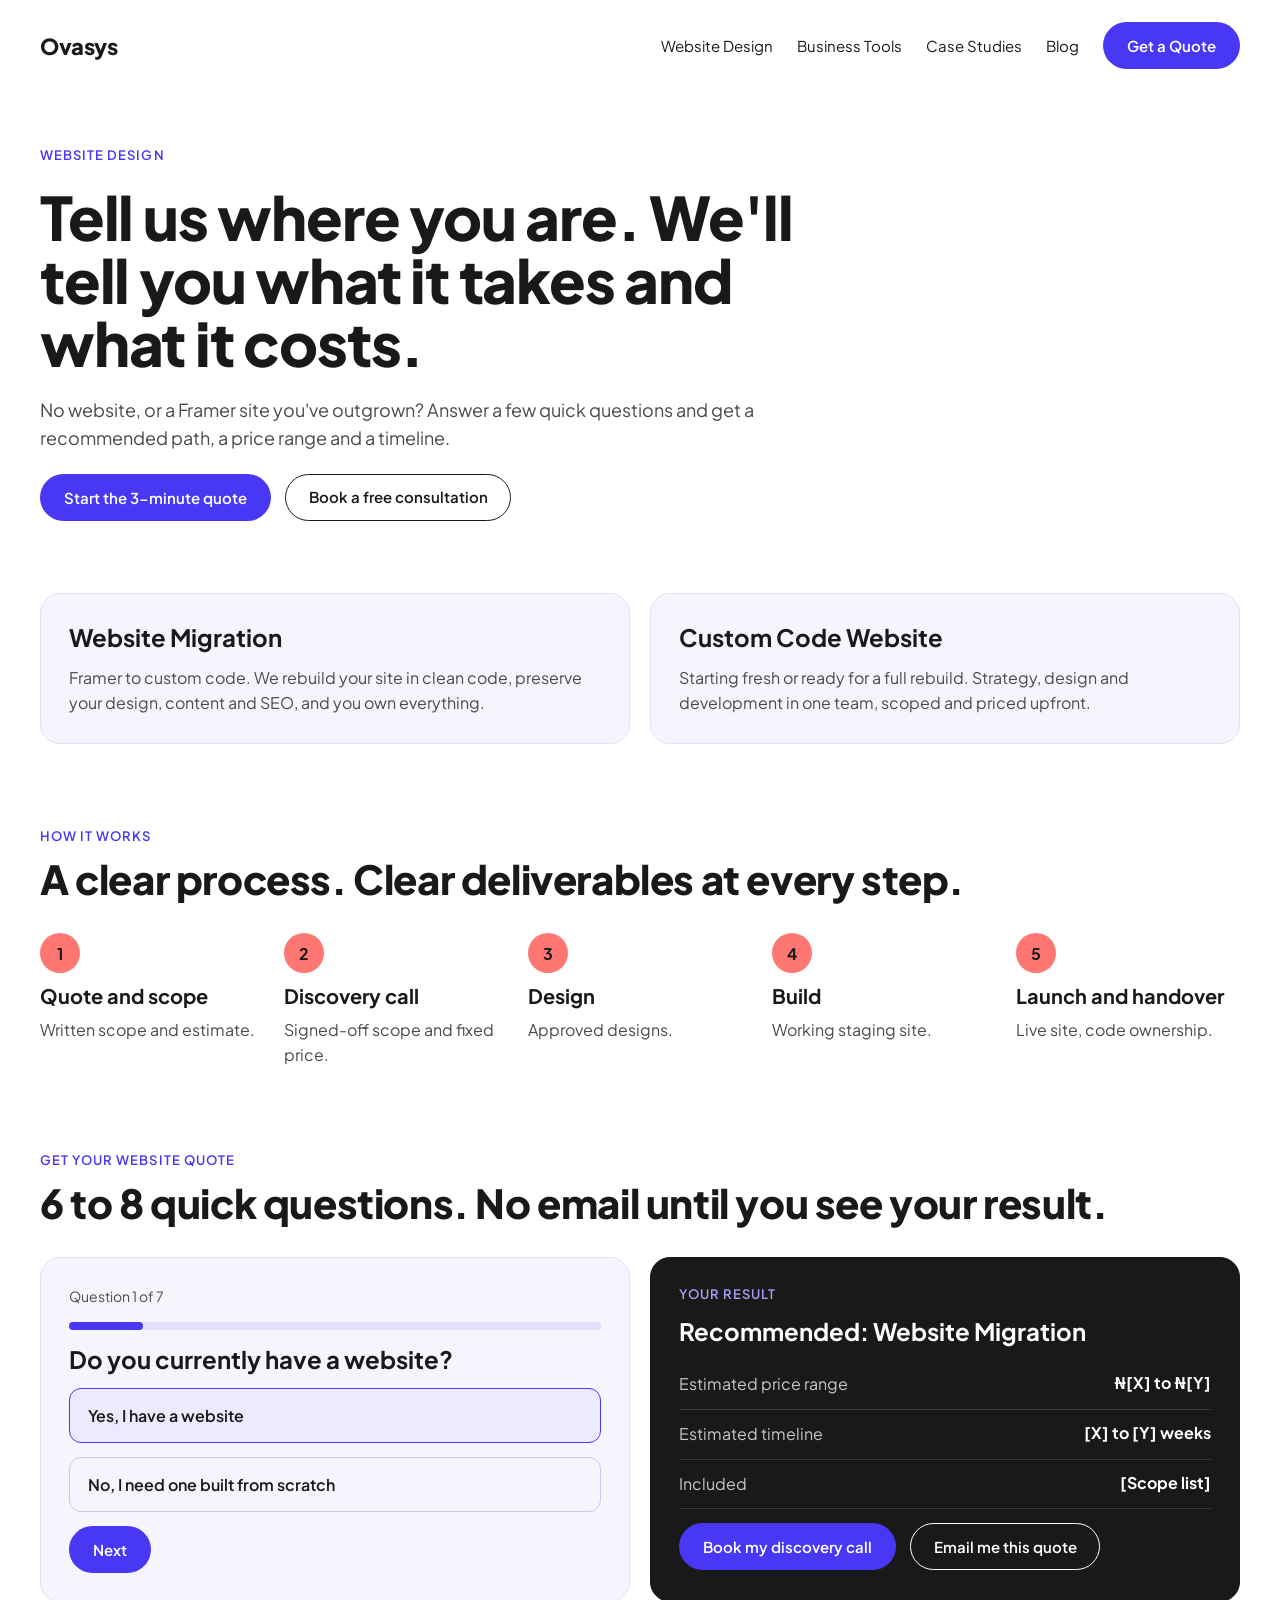
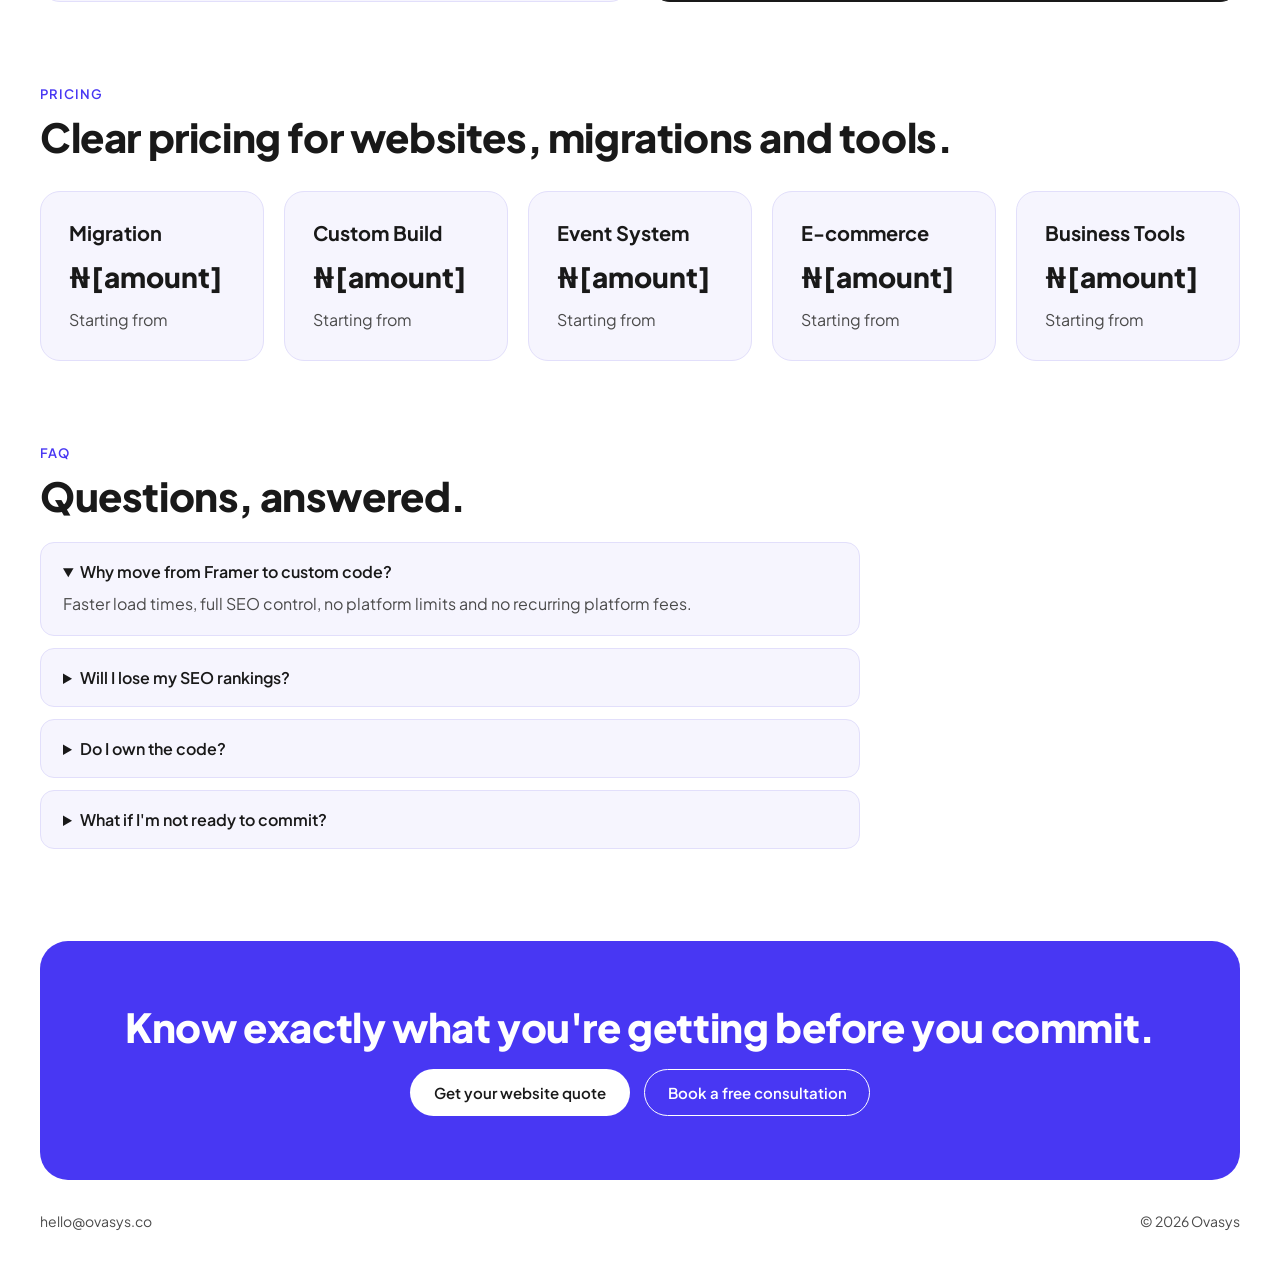
<file: copies/Ovasys Wireframes Main Site and Motion – Website Design full design.html>
<!DOCTYPE html>
<html>
<head>
  <meta charset="utf-8">
<!--
Some of the files packed into this page (the "__bundler/manifest" data in this file, unpacked by the page’s script when it opens) are font files downloaded unchanged from Google Fonts (fonts.gstatic.com) when the page was saved. Google Fonts serves each family in pieces, one file per range of characters, so these may not be complete families. Each family’s license follows and still applies to its files. If you pass this file on, keep this comment in it.

Plus Jakarta Sans

Copyright 2020 The Plus Jakarta Sans Project Authors (https://github.com/tokotype/PlusJakartaSans)

This Font Software is licensed under the SIL Open Font License, Version 1.1.
This license is copied below, and is also available with a FAQ at:
http://scripts.sil.org/OFL


-----------------------------------------------------------
SIL OPEN FONT LICENSE Version 1.1 - 26 February 2007
-----------------------------------------------------------

PREAMBLE
The goals of the Open Font License (OFL) are to stimulate worldwide
development of collaborative font projects, to support the font creation
efforts of academic and linguistic communities, and to provide a free and
open framework in which fonts may be shared and improved in partnership
with others.

The OFL allows the licensed fonts to be used, studied, modified and
redistributed freely as long as they are not sold by themselves. The
fonts, including any derivative works, can be bundled, embedded,
redistributed and/or sold with any software provided that any reserved
names are not used by derivative works. The fonts and derivatives,
however, cannot be released under any other type of license. The
requirement for fonts to remain under this license does not apply
to any document created using the fonts or their derivatives.

DEFINITIONS
"Font Software" refers to the set of files released by the Copyright
Holder(s) under this license and clearly marked as such. This may
include source files, build scripts and documentation.

"Reserved Font Name" refers to any names specified as such after the
copyright statement(s).

"Original Version" refers to the collection of Font Software components as
distributed by the Copyright Holder(s).

"Modified Version" refers to any derivative made by adding to, deleting,
or substituting -- in part or in whole -- any of the components of the
Original Version, by changing formats or by porting the Font Software to a
new environment.

"Author" refers to any designer, engineer, programmer, technical
writer or other person who contributed to the Font Software.

PERMISSION & CONDITIONS
Permission is hereby granted, free of charge, to any person obtaining
a copy of the Font Software, to use, study, copy, merge, embed, modify,
redistribute, and sell modified and unmodified copies of the Font
Software, subject to the following conditions:

1) Neither the Font Software nor any of its individual components,
in Original or Modified Versions, may be sold by itself.

2) Original or Modified Versions of the Font Software may be bundled,
redistributed and/or sold with any software, provided that each copy
contains the above copyright notice and this license. These can be
included either as stand-alone text files, human-readable headers or
in the appropriate machine-readable metadata fields within text or
binary files as long as those fields can be easily viewed by the user.

3) No Modified Version of the Font Software may use the Reserved Font
Name(s) unless explicit written permission is granted by the corresponding
Copyright Holder. This restriction only applies to the primary font name as
presented to the users.

4) The name(s) of the Copyright Holder(s) or the Author(s) of the Font
Software shall not be used to promote, endorse or advertise any
Modified Version, except to acknowledge the contribution(s) of the
Copyright Holder(s) and the Author(s) or with their explicit written
permission.

5) The Font Software, modified or unmodified, in part or in whole,
must be distributed entirely under this license, and must not be
distributed under any other license. The requirement for fonts to
remain under this license does not apply to any document created
using the Font Software.

TERMINATION
This license becomes null and void if any of the above conditions are
not met.

DISCLAIMER
THE FONT SOFTWARE IS PROVIDED "AS IS", WITHOUT WARRANTY OF ANY KIND,
EXPRESS OR IMPLIED, INCLUDING BUT NOT LIMITED TO ANY WARRANTIES OF
MERCHANTABILITY, FITNESS FOR A PARTICULAR PURPOSE AND NONINFRINGEMENT
OF COPYRIGHT, PATENT, TRADEMARK, OR OTHER RIGHT. IN NO EVENT SHALL THE
COPYRIGHT HOLDER BE LIABLE FOR ANY CLAIM, DAMAGES OR OTHER LIABILITY,
INCLUDING ANY GENERAL, SPECIAL, INDIRECT, INCIDENTAL, OR CONSEQUENTIAL
DAMAGES, WHETHER IN AN ACTION OF CONTRACT, TORT OR OTHERWISE, ARISING
FROM, OUT OF THE USE OR INABILITY TO USE THE FONT SOFTWARE OR FROM
OTHER DEALINGS IN THE FONT SOFTWARE.

-->
  <title>Website Design</title>
  <style>
    * { margin: 0; padding: 0; box-sizing: border-box; }
    body { background: #faf9f5; display: flex; align-items: center; justify-content: center; min-height: 100vh; font-family: -apple-system, BlinkMacSystemFont, sans-serif; }
    #__bundler_loading { position: fixed; bottom: 20px; right: 20px; font: 13px/1.4 -apple-system, BlinkMacSystemFont, sans-serif; color: #666; background: #fff; padding: 8px 14px; border-radius: 8px; box-shadow: 0 1px 4px rgba(0,0,0,0.12); z-index: 10000; }
    #__bundler_thumbnail { position: fixed; inset: 0; width: 100%; height: 100%; display: flex; align-items: center; justify-content: center; background: #faf9f5; z-index: 9999; }
    #__bundler_thumbnail svg { width: 100%; height: 100%; object-fit: contain; }
    #__bundler_placeholder { color: #999; font-size: 14px; }
  </style>
  <noscript>
    <style>#__bundler_loading { display: none; }</style>
    <div style="position:fixed;bottom:12px;left:12px;font:13px/1.4 -apple-system,BlinkMacSystemFont,sans-serif;color:#999;background:rgba(255,255,255,0.9);padding:6px 12px;border-radius:6px;box-shadow:0 1px 4px rgba(0,0,0,0.08);z-index:10000;">
      This page requires JavaScript to display.
    </div>
  </noscript>
</head>
<body>
  <div id="__bundler_placeholder">Loading Website Design...</div>
  <div id="__bundler_loading">Unpacking...</div>

  <script>
    
document.addEventListener('DOMContentLoaded', async function() {
  const loading = document.getElementById('__bundler_loading');
  function setStatus(msg) { if (loading) loading.textContent = msg; }

  const FONT_MIME = /^(font[/]|application[/](x-)?font-|application[/]vnd\.ms-fontobject)/i;
  const MIME_TOKEN = /^[\w.+-]+[/][\w.+-]+$/;
  function toBase64(bytes) {
    let bin = '';
    for (let i = 0; i < bytes.length; i += 0x8000) {
      bin += String.fromCharCode.apply(null, bytes.subarray(i, i + 0x8000));
    }
    return btoa(bin);
  }

  // Error sink persists across replaceWith since it's on window, not the DOM.
  window.addEventListener('error', function(e) {
    // Failed resource loads (CSP-blocked links, scripts, images) fire plain
    // events at the element — warn only; real JS errors carry message/error.
    if (!e.message && !e.error && e.target && e.target !== window) {
      console.warn('[bundle] resource failed to load:',
        e.target.tagName, String(e.target.src || e.target.href || ''));
      return;
    }
    var p = document.body || document.documentElement;
    var d = document.getElementById('__bundler_err') || p.appendChild(document.createElement('div'));
    d.id = '__bundler_err';
    d.style.cssText = 'position:fixed;bottom:12px;left:12px;right:12px;font:12px/1.4 ui-monospace,monospace;background:#2a1215;color:#ff8a80;padding:10px 14px;border-radius:8px;border:1px solid #5c2b2e;z-index:99999;white-space:pre-wrap;max-height:40vh;overflow:auto';
    d.textContent = (d.textContent ? d.textContent + String.fromCharCode(10) : '') +
      '[bundle] ' + (e.message || e.type) +
      (e.filename ? ' (' + e.filename.slice(0, 60) + ':' + e.lineno + ')' : '');
  }, true);

  try {
    const manifestEl = document.querySelector('script[type="__bundler/manifest"]');
    const templateEl = document.querySelector('script[type="__bundler/template"]');
    if (!manifestEl || !templateEl) {
      setStatus('Error: missing bundle data');
      console.error('[bundler] Missing script tags — manifestEl:', !!manifestEl, 'templateEl:', !!templateEl);
      return;
    }

    const manifest = JSON.parse(manifestEl.textContent);
    let template = JSON.parse(templateEl.textContent);

    // Nested page bundles (iframe targets). Each ships ONCE, in the ROOT
    // document's manifest; frame srcs carry an about:blank#<uuid> marker
    // instead of a substitutable uuid. Every document mints the blobs for
    // its OWN frames — from local text at the root, or text obtained from
    // its DIRECT parent over the relay protocol below — so each frame
    // navigation stays same-origin with its initiator and a deduped page
    // loads at any depth on any host, including a file:// download's
    // opaque origins (where a blob minted by one document cannot be
    // navigated to by another).
    const pageOrderEl = document.querySelector('script[type="__bundler/page_order"]');
    const pageOrder = pageOrderEl ? JSON.parse(pageOrderEl.textContent) : [];
    const pageSet = new Set(pageOrder);
    const pageTexts = {};

    // ── Nested-page text protocol (parent-chain relay) ──
    // Page bundles ship once, in the ROOT document's manifest. Every
    // document mints the blobs for its OWN frames, obtaining page text
    // through a strict parent-chain relay: a document only ever SENDS to
    // its direct parent (which, for every document the publisher's own
    // runtime minted, is another publisher document) and only ACCEPTS
    // text from that direct parent; requests from below are honored only
    // for the document's own child frames, and the ROOT never sends
    // upward at all. That last rule is load-bearing: the artifact host's
    // frame-ancestors allows claude.ai (and friends) to frame an
    // artifact, so window.top can be a FOREIGN document — a top-addressed
    // protocol would hand page uuids to that ancestor and accept forged
    // "page text" from it, minting attacker HTML as an artifact-origin
    // blob document. The chain never touches the ancestor: requests stop
    // at the root, replies are origin-addressed per hop (never '*' when
    // an origin exists), and both directions are origin-gated (on https
    // a foreign sender's origin can never equal this document's; in
    // opaque contexts — file:// — everything serializes as 'null', where
    // an embedded EXTERNAL frame still fails the gate by carrying its
    // own real origin, and a sandboxed child of such a frame is excluded
    // by the own-child-frames check plus uuid unguessability). Shape is
    // deny-by-default: one request form, one reply form, no error
    // replies.
    // window.origin is the SERIALIZED SECURITY origin ('null' in opaque
    // contexts such as a sandboxed preview iframe) — location.origin is
    // computed from the URL and stays 'https://…' even when the document
    // is sandboxed, which would misgate every opaque chain.
    const OWN_TARGET = /^https?:[/][/]/.test(window.origin || '')
      ? window.origin
      : '*';
    function trustedOrigin(e) {
      if (e.origin === window.origin) return true; // https chains; opaque==opaque
      // file:// trees: Chrome serializes the file document's origin as
      // 'file://' while the blob: documents it mints serialize as 'null',
      // so the two legitimate shapes can never string-match — accept the
      // pair in both directions. https origins never serialize as either,
      // and sender identity (own child frame / direct parent) is checked
      // separately.
      return (
        (e.origin === 'null' &&
          (window.origin === 'file://' ||
            window.location.protocol === 'file:')) ||
        (/^file:/.test(e.origin) && window.origin === 'null')
      );
    }
    // Non-empty only in the root document (nested bundles ship an empty
    // island), so it doubles as the root marker: the root answers from
    // local text and treats a miss as authoritative — never relaying to
    // its (possibly foreign) parent.
    const isPageRoot = pageOrder.length > 0;
    const blobUrls = {};
    const resourceBlobs = {};
    const UUID_SHAPE = /^[0-9a-f]{8}-[0-9a-f]{4}-[0-9a-f]{4}-[0-9a-f]{4}-[0-9a-f]{12}$/;
    const pendingFrames = {}; // uuid -> [{el, frag}] awaiting text for own frames
    const pendingRelays = {}; // uuid -> [childWindow] awaiting text to pass down
    function mountPage(el, frag, text) {
      const pageBlob = new Blob([text], { type: 'text/html' });
      const u = URL.createObjectURL(pageBlob);
      resourceBlobs[u] = pageBlob;
      el.src = u + frag;
    }
    function deliverPage(uuid, text) {
      const frames = pendingFrames[uuid];
      delete pendingFrames[uuid];
      if (frames) for (const f of frames) mountPage(f.el, f.frag, text);
      const relays = pendingRelays[uuid];
      delete pendingRelays[uuid];
      if (relays) {
        for (const cw of relays) {
          try { cw.postMessage({ __bundler_page: uuid, __bundler_text: text }, OWN_TARGET); } catch (err) { /* gone */ }
        }
      }
    }
    function ownFrameWindows() {
      const out = [];
      for (const f of Array.from(document.querySelectorAll('iframe'))) {
        try { if (f.contentWindow) out.push(f.contentWindow); } catch (err) { /* detached */ }
      }
      return out;
    }
    window.addEventListener('message', function (e) {
      const d = e.data;
      if (!d || typeof d !== 'object' || !e.source) return;
      // Origin gate first; the structural checks below (own-child-frames
      // for requests, direct-parent + solicited-uuid for replies, the
      // root's never-relay rule) are what hold in fully opaque chains
      // where origin strings can't discriminate — a sandboxed root's
      // FOREIGN wrapper still fails all three even though both serialize
      // as real-vs-'null' rather than matching.
      if (!trustedOrigin(e)) return;
      if (typeof d.__bundler_need === 'string' && UUID_SHAPE.test(d.__bundler_need)) {
        // Requests are honored only for this document's own child frames.
        if (ownFrameWindows().indexOf(e.source) < 0) return;
        const uuid = d.__bundler_need;
        const text = pageTexts[uuid];
        if (typeof text === 'string') {
          try { e.source.postMessage({ __bundler_page: uuid, __bundler_text: text }, OWN_TARGET); } catch (err) { /* gone */ }
          return;
        }
        if (isPageRoot || window.parent === window) return; // authoritative miss
        const waiting = pendingRelays[uuid];
        if (waiting) {
          if (waiting.indexOf(e.source) < 0) waiting.push(e.source);
          return;
        }
        // Never-answered uuids would otherwise accumulate forever under a
        // request spray; past the cap (far above any real page count) new
        // relays are dropped rather than remembered.
        if (Object.keys(pendingRelays).length >= 128) return;
        pendingRelays[uuid] = [e.source];
        window.parent.postMessage({ __bundler_need: uuid }, OWN_TARGET);
      } else if (
        typeof d.__bundler_page === 'string' &&
        UUID_SHAPE.test(d.__bundler_page) &&
        typeof d.__bundler_text === 'string'
      ) {
        // The shape test is load-bearing beyond tidiness: the solicited
        // check below uses the in operator, which matches prototype keys
        // ('__proto__', 'constructor') — an unshaped key would reach
        // deliverPage and throw, painting the error banner.
        // Text is accepted only from the direct parent — the document
        // that minted this one.
        if (e.source !== window.parent || window.parent === window) return;
        if (!(d.__bundler_page in pendingFrames) && !(d.__bundler_page in pendingRelays)) return;
        deliverPage(d.__bundler_page, d.__bundler_text);
      }
    });

    const uuids = Object.keys(manifest);
    setStatus('Unpacking ' + uuids.length + ' assets...');

    await Promise.all(uuids.map(async (uuid) => {
      const entry = manifest[uuid];
      try {
        const binaryStr = atob(entry.data);
        const bytes = new Uint8Array(binaryStr.length);
        for (let i = 0; i < binaryStr.length; i++) bytes[i] = binaryStr.charCodeAt(i);

        let finalBytes = bytes;
        if (entry.compressed) {
          if (typeof DecompressionStream !== 'undefined') {
            const ds = new DecompressionStream('gzip');
            const writer = ds.writable.getWriter();
            const reader = ds.readable.getReader();
            writer.write(bytes);
            writer.close();
            const chunks = [];
            let totalLen = 0;
            while (true) {
              const { done, value } = await reader.read();
              if (done) break;
              chunks.push(value);
              totalLen += value.length;
            }
            finalBytes = new Uint8Array(totalLen);
            let offset = 0;
            for (const chunk of chunks) { finalBytes.set(chunk, offset); offset += chunk.length; }
          } else {
            console.warn('DecompressionStream not available, asset ' + uuid + ' may not render');
          }
        }

        if (pageSet.has(uuid)) {
          pageTexts[uuid] = new TextDecoder().decode(finalBytes);
          return;
        }
        if (FONT_MIME.test(entry.mime) && MIME_TOKEN.test(entry.mime)) {
          // Strict artifact hosts allow font-src data: but not blob:.
          blobUrls[uuid] = 'data:' + entry.mime + ';base64,' +
            (entry.compressed ? toBase64(finalBytes) : entry.data);
        } else {
          const blob = new Blob([finalBytes], { type: entry.mime });
          blobUrls[uuid] = URL.createObjectURL(blob);
          resourceBlobs[blobUrls[uuid]] = blob;
        }
      } catch (err) {
        console.error('Failed to decode asset ' + uuid + ':', err);
        const blob = new Blob([], { type: entry.mime });
        blobUrls[uuid] = URL.createObjectURL(blob);
        resourceBlobs[blobUrls[uuid]] = blob;
      }
    }));

    const extResEl = document.querySelector('script[type="__bundler/ext_resources"]');
    const extResources = extResEl ? JSON.parse(extResEl.textContent) : [];
    const resourceMap = {};
    for (const entry of extResources) {
      if (blobUrls[entry.uuid]) resourceMap[entry.id] = blobUrls[entry.uuid];
    }

    // Artifact-host CSP (connect-src 'self') refuses fetch() of blob: URLs —
    // consumers read these Blobs directly. Survives the swap like the error sink.
    window.__resourceBlobs = resourceBlobs;

    setStatus('Rendering...');
    // Page uuids have no blob here — they ride inside about:blank#<uuid>
    // frame markers the pass below resolves after the swap.
    for (const uuid of uuids) {
      if (pageSet.has(uuid)) continue;
      template = template.split(uuid).join(blobUrls[uuid]);
    }

    // Strip integrity + crossorigin — blob URLs from a file:// document inherit
    // a null origin, so crossorigin forces a CORS fetch that SRI then rejects.
    // The manifest bytes are ours; SRI protects against CDN compromise, not this.
    // appifacts: only on tags now pointing at OUR blob: URLs. A reference the
    // bundler left live-fetched (an absolute x-import, a runtime dependency it
    // could not embed, an authored external script) keeps the pin it was
    // written with: that fetch is exactly what SRI protects. (A crossorigin
    // on a parent whose child carries the blob — <video crossorigin><source>
    // — is left alone too; the attribute is then the author's to drop.)
    template = template.replace(/<[a-z][^>]*>/gi, (tag) => /\s(?:src|href|srcset|poster|data|xlink:href)="blob:/i.test(tag) ? tag.replace(/\s+integrity="[^"]*"/gi, '').replace(/\s+crossorigin="[^"]*"/gi, '') : tag);

    const resourceScript = '<script>window.__resources = ' +
      JSON.stringify(resourceMap).replace(/<\//g, '<\\/') +
      ';</' + 'script>';
    // Inject after <head> so the DOCTYPE stays first; prepending the script
    // would push the parser into quirks mode. DOMParser always emits a <head>
    // (synthesizing one if the source HTML omitted it) but may carry
    // attributes through, so match the full opening tag. slice() rather than
    // replace() keeps us clear of $-pattern substitution in resourceScript.
    const headOpen = template.match(/<head[^>]*>/i);
    if (headOpen) {
      const i = headOpen.index + headOpen[0].length;
      template = template.slice(0, i) + resourceScript + template.slice(i);
    }

    // Parse the template and swap the root element. Scripts inserted via
    // DOMParser/replaceWith are inert per spec — re-create each with
    // createElement so they execute, awaiting onload for src scripts to
    // preserve ordering (React before ReactDOM before Babel before text/babel).
    const doc = new DOMParser().parseFromString(template, 'text/html');
    document.documentElement.replaceWith(doc.documentElement);

    // Resolve page-frame markers: mint this document's own blob for each
    // framed page — from local text when this is the root, otherwise by
    // asking the direct parent over the relay protocol above. An
    // unanswered request leaves the frame on about:blank, the same
    // degraded state as a refused embed.
    {
      const MARKER = /^about:blank#([0-9a-f]{8}-[0-9a-f]{4}-[0-9a-f]{4}-[0-9a-f]{4}-[0-9a-f]{12})(#.*)?$/;
      const needed = [];
      for (const el of Array.from(document.querySelectorAll('iframe'))) {
        const m = MARKER.exec(el.getAttribute('src') || '');
        if (!m) continue;
        const text = pageTexts[m[1]];
        if (typeof text === 'string') {
          mountPage(el, m[2] || '', text);
        } else if (window.parent !== window && !isPageRoot) {
          const had = pendingFrames[m[1]];
          (pendingFrames[m[1]] = had || []).push({ el: el, frag: m[2] || '' });
          if (!had) needed.push(m[1]);
        }
      }
      for (const uuid of needed) {
        window.parent.postMessage({ __bundler_need: uuid }, OWN_TARGET);
      }
    }

    const dead = Array.from(document.scripts);
    for (const old of dead) {
      const s = document.createElement('script');
      for (const a of old.attributes) s.setAttribute(a.name, a.value);
      s.textContent = old.textContent;
      // text/babel scripts with a src: read and inline. transformScriptTags
      // does XHR against the src, but blob:null/ from a file:// origin is
      // silently dropped. Inlining makes it a plain inline babel script,
      // which transformScriptTags handles unconditionally.
      if ((s.type === 'text/babel' || s.type === 'text/jsx') && s.src) {
        const pre = resourceBlobs[s.src.split('#')[0]];
        s.textContent = pre ? await pre.text() : await (await fetch(s.src)).text();
        s.removeAttribute('src');
      }
      const p = s.src ? new Promise(function(r) { s.onload = s.onerror = r; }) : null;
      old.replaceWith(s);
      if (p) await p;
    }
    // Babel standalone auto-transforms type=text/babel on DOMContentLoaded,
    // which fired before we swapped the document. Trigger manually if present.
    if (window.Babel && typeof window.Babel.transformScriptTags === 'function') {
      window.Babel.transformScriptTags();
    }
  } catch (err) {
    setStatus('Error unpacking: ' + err.message);
    console.error('Bundle unpack error:', err);
  }
});

  </script>

  <script type="__bundler/manifest">
{"7b0ee6a7-428b-4aa2-893c-59b7776ab969":{"mime":"text/javascript","compressed":true,"data":"H4sIAAAAAAAACqV9a3fbNtLw9+dXUNysQlgQLTmXtpRhbuq4bdo4SeOkl5VVhyIhiTFFqgQkW5X4398zuBGU5F72PT2NRQAEgcFgMHccHzvfXry5eP/iw8VLZ1IWcyeJu+Uy5+mcHrMyPj7yOXO6TlI4ecEdmqTcd97T8TLNEucu5TPn03iZO+LZ5+yT4zFKHT6jziKKb6Mpdd5fvHh5eeFMilIUs2JZxrRb5NnaKWmcLijy/89dMuowXqYxdweeh8jZZhWVziUnb8efacz9hE7SnL4riwUt+Rp/4MTjOMcUkbPcSXOHh5dclGxovpzTMhpnNGj1cFzkk3S6NM93Zcr171WULWlAKxTwYT4iFH+oO/0AvfH1ghYTJ28Rl63n4yJzw7zjugE0GUyWeczTIndee2gTFznjDid3aZ4Ud/57GsV8kE68Fkd8VhZ3Tk7vnIuyLErPreEbOHZ7J2UCxNEqSjMYo7Om3EWDkvJlmTu8qr/IH/jky7eX//SrL99e/uWHYSleEM/[base64]/52NjpC4dmxT+9p7PE/n3kWMf4qT+j924nnnh5DL2cSWJQQ0u1vt/QUhprQ+wM9FIT7LEtj6qk2nXzYG/kZzad8hinCjABSvHx7+S4qGS095C/gxzdlMb/iZZpPPY5dmPbxjM8zF/3TlUgNbCJYCfa/rEQB8GftNnsA/vY3avh/DeCX2K86lK3hG+YFeKgGGeVOPuDlepOT76/evpEw8Diq4ojHs81fvF+J9dtuLfpQCDLlbrcvyjJa+ykTf70c/eVY9MrnuCDUf6Qq223VeV1EzFfCulD2WJJNNZgUpSc7Y04xcRThvKVr5lGE2LA3ahHiPnLbba8cshGhQzYysJfDs98pkcKasGwOu7Bg/k7gvAAnESukgJrQuEjox/evzov5osiBRuQauJX8pJf7bJGl3HOPXeQvioWHtlv3fVFwF/klXWRRTL3jaz+Jr31AxUdb+Td8dIxd17QVxOklJ5/+z3Ecx2dxV7w5K7KElptxFN9Oy2KZJ0FcZEXZnaf3Xpo7rJyOcbwsS5rzc6hwvvw35mWUs0UEZWggunOccVEmtAz6i3uHFVmaOH/RzbPen/XTLaMkXbLgZHE/GBf3XZb+kebTQFWOi/tBsaLlJCvuglmaJDSvxOv/uaXrSRnNKXNY3GWzNKeb3r+tyXUXBUthQYJ+r/dvGEQFPw62UPWyZwAowAx2Mi9pNE/z6S4Q8Z+3THNOywX8mqeMpfl0Yz5V0izi6YoaIPzt1Xj2p1AULwdWg78/mSAY00lR0n86Kf0e0HegRsHjx3pQZrrRmBXZktNBmjPKg95gUYh+unRFc86CvMgPgSJLcxqV3SngBmyUr3oJneJyOo68k/4XuN//Cn/5Be4h5+TZv1Xx0y/wyckzfNLvY/+rZ8h58sW/D73w/Mm/0f4HAeto8BQQBZBkEOXpPBIT0Mjl9P2nzKERo06aT9I85fQfQDjns248S7PEyztfASXaaYD+5zU42PNeM9P/pp7ZA6D/ZzShOkRiuhT4q80iShIY4tPFvfPl4n4wKXIe9PuL++O+/9RZpt15kRdsEcUUm196QBKd/2IsX+wSlruiTLrjkka3gfi3CwX1EPe3ZZKyRRatgzQHjOuOsyK+HdylCZ8FJ3Q+mNF0OuNBn853iZAe54qWPI2jrBtl6TQP4GzujgvOi/nAgqnEw2fPsP7ff4IGe2RUtOph+M9/9o+p5B4B0B0sGS27TDArYs0PwWOZl5QV2YomG1il7iSap9k6eGCNRBOxY/wvn9H5P1qzBw+Dv42B/d0emhB6srg3VEghYM95srivpz0rGBd/I6YxdZc6142zYprGu80MVePFIgDUzuiEix9/dAWHGZz0n37x9Msnz59+MZhH912JUs978Wx3bM8X906/B6taA+Bf416vd9JTS/qvyWSi9s7J39o7TXg8XdwP7mYpp13RKFiUtHtXRotDlFhO+/jIuUxhwsx59/7Vmw83X7+4unj96s3FzfnVFQiW0WLBju/o2ElofNtlPJrSLr1fFCUHufh6edLrP3VuKV0444LP1KjgRbbOYwckrsySqJ2STqM0Z04kJWaHcbrwnaNjec7PaZJGzqJMc+5sVF//WYAQvXHmUTlN88Dp+c/[base64]/JkTF85ZPC6S9UZTejj8FVb1KoMa+seZxgu7feXWQv4roXCR3D8lub+I+CyP5lSIASAhWcx7+Og49Tll3PuDgzSCQEygQhT9+P61x/1xxEBc2G6lNKC6akoMIG1QVAsffwjhA3pS9Qekjh2RzuGW8PJRTIAkRbwELYaW3Sl5C9KKmAI9KGK/9hAuySvu5TgrYrEIaMD9eVTefkN5PKOJVyLMfUY5yChvojmVBVFSLLgQvBOvBGlcaWJubuBIAr0Y224n0IWnO/ZnJZ0gn89o7t2Qsxu/uA1vhFzsocB16xo1+iW5CTn3bpAQ2gbL0NdidbvN/eUiiTj9js8zr8RLU4Uq5AswSdVbhdRUGckP625wSvIdHZCbpCupp0j9NCGuQiMXMy3N/ZzymZci3KK+kiU1yG/2e2N8nVEXDW5sHQD5zHHuz2iU+NFiQfPkXHCDN6iS/USEg7rh5TmAe0K4X9Jpyni5hlKvtDRUmdagDfHNiBT+ktEr2HVeDw3E08VkQmMu4SE7Twg83HhTcjbt9I16bOKz5Zj5UZJ4CcKivSpKaEY59RJUVXg40jBdyq9d0nnR7L0hwk/hCJn4Qiy/pDzabjeVhtacWBWhP5yOQtCPRsuMD+YtQoDmO71220uG0xGZI719kgoPrTeN8O+88CK88X1/iX3fly3ermhZpgng46aqNHxjAqpH/Vqs1gxwPLQfvBQk+DyhpffCyxAKYvsRpwiXQmynnBz/NnzR/W/U/ePm0Uj96nW/unk0OjrG30J1N7xOOt61f510UPjouF7Bd5L66D2rlFc58nmZzr3m9hXas2FvRAhxPbfdpkOqlBvdvihEbrv9jaBMmtR4HFOlSevjbh8hs/u/hnbQY6G/XhK7eQ8XSj0H2ja7RpV3Cr9YqO8jNGB3Kew8KESbOGLUhREFaiAlIYQNRHHLLm6Z4mZjNlCoYLVkQmOlAdBy1SRbjUkio2N0ebmkplHPFE+ijNXlfVMOhMZtEEqogdEuc6m3T0z1t1weAxSFb5bzMS09igK9GGfkpN3W43zsPt5u9Zgfu2h/1aAybCxS8DOQdPuM+MZSUPXE/[base64]/FaUT5zj4GIBaEh/4QFn+ES4EEGp4A5kF5mutnWNJ8WIrR+a7uHg41ObGy00f1l7bbA+XHv10nnWM5CqZHUZAi9IdMjqBD+h1WD6Iyq6E+PHQlHjDSxykpO305zNQMs91mZ72BWJV8mOp3mLXqungE+Me6Xcwk/glef5B2OrC9WQvK1Aj1cSiIZD0rnCKkRh8B8NJOX45XvaYWpxDU+WfisrgbR3OadV38iAtu7Ypyz42caDwunbEzTlJnnBTOuHTilFMH2C8noZmTTHKHzp3UAVnndpyA9HLr/O4wh0XzhcPmUZY5bBHlwuh3K2x/RT512HLssOXCWTowgrtx6WolseMihHNONkq6h7GV0Z0S9l0srXq6VDy5mAO/[base64]/VxlMc0sxqciwKrhZ6rqtez1bVyvrpSznhacNP9AvYVNPm24OYTohBaZgU70PR1wQ605cUynjEeleKLH+DpCp5MHc0TU3ORJ6ZcQ1BUaPiJmnr2oq6ee1JGU/Opl2U0NV+CGvUhKFffkaVqKWS5WgeoMYsANWYFoEYDFyo0ZI1SxAzghS4xozBt1FBMCzUeU2/UNY1Wr3SpgIRRrWgAmgLorcI/cfLJC4Phb2fu49HWHf7mjo7c7ePhb49HR4/R0Sf8gyTV7+n04n7huafefVeqZbZJrH4hz+38xDsuOj5zsTtNXYRL2S25vmZHulPxoHreEi9swfPQfTxC2+FvZ2QEX/tv82veaavb7YZnW/g7vL5m19dXo6Ow222FZ2jrnXrSVL8VgvUWNnlU0mjLU55R5IUEXjk+GyG3U/KOe4a8uo/T6+vj6+snViPh0nCGtqfDqPvHi+5/R8PfZM3Rfk96nt9zckwac6yn6F0z5EFfo85QdGdEwdERDO6aHRF0PK2lv18azhaUnFFjM/6eY6/AJWaInAGjJMXhsAjKzs8dVpuWxYeOpzglZ27X7aQ+L14Xd7DVGPUQqv1fzCv/5dijWPSNU0TOCiNshzQow9wrUScNchAja972V6mlInU3P3Ds5ZjiApEz99Tt0E7Rcc9Oj+GXe+YibDc+Pp3RbE65d822Z+h4mmL3FBRzovBRf6/19bGsumZHZ7L1sWku+xagq1UNwxzTUe0vYPEjyO65iWrHIXI7ecdVqw2LrVbZfdR3O/[base64]/5bdOdy4hG7Oh6c73xhtfs+mrUCdF1dV1ds6NHUmCyBbphf2SkC3L2zitAShcLmeZxtkwo89zNpp4xeEJJOBzvf+J4iqzOqOSb1YZv90PovURh6LpBifzPRZp7rqunBSo3Cyk5tbFS4Ad8v1yCthNkYihalAUvwB/HDVv94Pg3Lwy6XUX5QFvVHXW2EvckzeqOjtAjg4JS1UXJ8W/C98n4cnS9mLFtxHmJup7fQbZyK6cN8kaN55hem3Bzm+ZJAHAVTlFBPjwZVdKlCL5XUCM1DJXPlouVUhW7WZrfutidUx652AXdu4vdVAzLxa7+S+djmrhYex1hV1gYMhf8w6Te2MWuFJ+EdQG6EhKWK49dqGaU18/zQp61brRYZKJCQkL8zAv9vfv5wh1ZutrSWqNWQf1ZxDy+sxet/WW39lrHv+2sTL0w222TjBQ5kBGx4qyMkyLW6y/Bph7iLGJMP6SJ+WXKlIcIeMoKKVQV39K1/lnSiWkMCuyS5vo5ASmlLJYsWzPKhUOiAO3uWLX/[base64]/tzNM+wa75dX5dwiEmbEX7qvFWT7js6XNGW+QobGm+YMHxcRJbqw+0wk/zFYjywlIHpDEuspoeEyLeDLT+UXbjbre5Vk3OozTjhWnAQfJAYasXtPJ2u5C7gEeB225Lkhmk82hKr4+9sMVWU6QtidTyEmQdOcOmta/Vt6x9S2q5KgpuQHlvig0OmOHaCsgDoGoaAf8QNiVlCTCMoG5aCFVlKWBb2j6mdMcg+QdYCT2KhSes+LfSaspUmKzqdukf9OxZ/6Td/sOPMxqVHsL6bYYw0+d2KnwtYR/+IZbzMlrUeyLVHFSr6ajK0YFJ5mQ42mNP5NvUeL/Sh71f6a6+eMODAq/AR5sO1OtFCwwIYAlwt9uWtAn4KftGeJ15Bdpu9UKVxLQM9xqWKNDNWvV6gkp3sWQzgLqenvZqzX1WlNzzJB9Ofd4tfC6tpjXSTHa31rAnlPT5KaE+N5TCX9Xu18ParCCbnpGiblr4K4kZyiowKC0zBOjpy05/5PNTkg9Q2ekYOywfliOcElkvjaxAVljdc2oGEREv70LNMbQSvzQWzanH/BVO/RVewE/w8cMRwpFEmJiTTZoHQ//pCe7hPu6PMCg2htJN60t4TvO3UCJbqDLoJRj6J8+w38fwpz/CLhR209xt9CZLiyV3G53qxqrG7rzCCbBO8XKcxt0x/SOl5bV3zY68bji8TvxRB12zI/zPC67Ro+O03hcLtdBybc027qkV7OuCvkU5eI1pYC1RJ7h056ztYcbBWwlYs4i9vcu9mGOOwpgP+SiQpENYzfRrkaAJtdEx0SygNsTsGCAfecqcVgz7I2F4NM8nIzDXWw2eQIOobvB0JHobCrEWRyMfdK9rb2eLIWtopinOD4kLj2ye+rQX9gJ+1g/7gcV3Qyci1gYXI1zWppknRxyn5MmRR7scdRmOSL/[base64]/lDXvdr6LuZLR5Um3N76fW7+fW7y8r8eq35PjBj9iamTn11MISKmV1tVtq8m2CG/K6zAjqHS/vcnRUc186LAWQumbhUpJxuSVKQGb9wKQHSrsdIeMQkw5PRk1xASck2iuEF5eEkGS7bS2321aie5iS3/XmSWF3YfUQiYda1zHh3hR1vOV2m5hdUZz2Qx7k6kyfkGU96Mw8yEFP2u1MQ2FGvQmIdhn8QzVmxaRUsve3CN8QZh7g9bjdvmm3Y3WYEEJutIuBAUSp2M5vAQDMPIiJ1+8lxi65VJTAm+I5ImdTqBzOR0iyUVPiumbbzElvMD/VvQzm0p4+7ZDlcD7C89N4ZzBXJIaKFbmBP2Ph6NG7TpRsdoW222bJCg2mHTIOAZ5XwSqYcM8sypVZkRUsh4H9tNpdBYOkv6tAv80u1llHP7eomMI7saGFoOHxoz59io7hn/qdGdX9GroNveAS/uaAwBNyZnXyyJscnzx7ho7gH58X6jP95+AClwgtt3eC3Z5wuCrqJXq63ZbWU/g0eCIIWUTcf9VrMgEe4zQdTDodFHUI8373iuFkFIbglV2aX7RWdUb1VBJr+p5mUU7J09Dop5T4A7rXDkWBUQv5/vEUheFwZOoF5/sqhyOt/9yW1b/bBdcQrNLD0UAazFt9hfipLouIYE8NT7oBL8FgokI5s6qYDCEW0Y90wBkbCRo0ERJc3IXm7nY70UIGiNB8kbk1n6r8KNykmLuWexr1JggvSetmu73xQfWiVInudltSrxBcXxFHGfj6jUBANk9ocNNuL9ttr/leyKl3I1ytUMDMT9Rup5Jjlfod+Y7U8MgmeEo52FfeehmqkDhEYjIRBMAWyn9G7bYXk49QKhR8PxuHI4RjIZelyrHdRZuICJZfQKDa7UqqP0C435SKm/YXjC6T4hxUIeYLzxHOpJuU6SdvaUjGlp6vCx4pLQlmbSEBz4bmV6MyjYSyId7XRrgImfkhZPwk4lo/g2L1C5bAbbaYFKWoB8XKN0Vp1e6pg1BMvuPDeLTdwmMnloeGpZzu6Nk/[base64]/R6SDLOuVMQOkQ+UJPCl0ylHoTVCGP+krRigyn+LkuxOK09bwUR4icldJEMMEZImcTLwWnVhwBuTLwY/7NTZTnBTgBJ8SaMmY18D5L2MlX5ElTD2ykj7sxFbIb8mV4gjghJWpYR9+4Fjj5Htg+XPwiYab5wTVVqsq6besAiA+HlIvAYh5NgQLtsLy21o7FXaCM4Z0cfqAL04kbruwyQ7PDq52m0szohuCjLYyWVNUZ+7cbXqh33sq/girMjI9TvemmOz6BHg/[base64]/mApKcounLd/+2N1EJ9bYXezcYQBX3y14zpV5aLAm3KvPFTn5CDWOLoDHcQlXdRp4kTMofMFX7tSH4sCgHbKhPuapo8TtKvsnMDg99clqvAEBQBg6MtoTSeEuOOiyGiUuxIh/s7M3UqTyQlClY2odztk/a3HdxIvZCnjImzeBfvHbm3ERB348rm4JIZj320nuEY7/FVEP4l3ey7u94DqSioJ2soHh6AxOsKSJm8kH0u9qA5KaEA3hu092cPNmJRnvVA2KQXBzTyliA+Go8CL9ZE85d4EP5YkzoFxEPdxJ+08dk3yk9yJoBvHe9xRaxR3wMMax2QICrNDi5tVOJY77gYvG7Ecvu9HeFiMghv8SHpAL6s63GK/p2WFmexJydpegid4juQy1+u8+st1FqLQwwu9t4CrKAMnJFJIUIVvvUJqwc1K6sVKcYQnerEyQr2agGSkDjsp2+1od6HabS8jpZcihLOD22Ri5h/jG0TOYvG1G4SURr6GwMWetas5QSHiCRtlszzWMWEKA4ERBI+4vVfxgRrrZSvRyoHMJlqexOVevY5oOtC9rtJa0NKsRanWosGCpxbLXREQoq0DFrbeZGflMiyhajRBAuY3+ObG4t1vbvgie5UEBRQXjF/BoAIWzrnHRBSPYiUtZjXBU2BW0zoyaeplgk9J5Kn/TiZ62cwNUzyvmeJ2WzGtEWPpNPeWeG7JIsthMiJzrcGZGKWUt/S10ZxMJMokeIrIWSKmOUVir+a+WTJgB5b2Hrr6yz1k3u2Cx3Z3mhXjKOsKV+R6Z/3Ja4fwT+OlexA54DuuMHb9k6GAi8sempXxoc8r7FADYKRUJ2JYHjZJg7WJaTGCDVlt1ApcF0dkTM6Or33vM7vfcnaPvOtw+6/tI2OcHaPQ/czu3cD9zFwRivdnmyX73zdLTDKzWTK1WW7IpKWOW3UANPfPst4/ido/9/b2mRNucEyHJvW221YLzC/NjETaph7KDQdwuyLlDk8IG4IZBG5dSf3p2JJybkHKYWhMcj8rouTintMyjzIv8m4RvsVjHYC3It4Y39Y7+Y6MocWC3En+AhBCcQh3hjgvdoYDjRb6NIL+8F3d44KsPIrHCM/[base64]/JfbipAglNmeDqEvSnNa0+x2+AVi+FyHkuHZU0udpumwWQDUyuqQjs0PWSSO04Hb4kb7yxQPGXFhPgXZJWD+Hz5jHw0hwDLx8+Bt7jl9Yx8H54PiIvQZl42W7fAl8Barsri7eo1/p/A67gLw7C9xwF5/oAmtcH0Pv6AJrLA+gcv0Hk7FzspTdwANm9vPDW+D1CgfxrnUP3O8JlnBU5BZnea/VsFUgJxGEnEPtFlnnukYuQdCKwFN4m+K3cI512M4hYy4V6upZBjc5DKXiePfmyb6wJ4LFQnuoIzEHZ6aCCeMXp6TPUKTrUj2dReV4k9AV4rWx7xk9JvdBxfbfjFWdnZz3L0vHkuVQA3NZqQeWt6Ii97mg/dadYSH9NcFdXQUCwkVcRc6TjorNKE1o40TJJi2Zw0AtK3CAvuOd2QGfziI+UUygGmR+5+IaT4+6mh08qHYxsxyJ3R0fHa3wOXgheGIzpLFqlRbntzos/uuM0h8wmwkA65uR46EiHq+vJyPLmfGO5HrkupqSHC9LDpdLfSgePRhAjPWUyIrCU70WEyorolLXbYxVEy4cQxI2iTkeohoaRiBI8Bp3zMFLxnkfGigGHrHEiPjp2cdQ5AekmO+2FLMg6J4O8Y7IHUhwjTElcb8SStPr4xspPSCKjTbjhdmrDCVISQtSZ7EZnDtBG/M2a88hgHpmeRyYy1R2LkNSs0xdPR66ynutjf2cyWecEDTISi8nEnZNK9SRiqQ0MYvIj92BQqDnZCHW8cypHE6MQWgQCAM0pGGBUlTZM6bDdVIcspypeWa+bDvgUKwdr1CIkhUUjesGur93wJOjvjKjTl9/vNywqab3CdG+Fo12gUFjhCYkEUKLdFZ7AByb73V9fu2jTaCn6oR1yYjWW0clqvhv9YwhBwJ0gleHJqrDSP0ZuWBBh/5xH9+CkDjHbombgStc/ODpKcXTkHZJi2ukc8C95T209LOjZBe+jKD1XmkG1yQeupSa53GH9VU+WN7lQmhXbbeHf3CTxOYMIEhN+XBfW7gmFLygVJNYUh0FKzoYpLoGf1elqhcbQSxFkXPBjxj7Qe054KMhCYBnRU6KtuoO023VEVLBe2XKYCjxrNXp+V6ZFmfK1F+2FZk/IgTFEaDBpt0vQw+sK0MEg/FCv0FgeI3V7VNVcBTgBCdY12u0WdJDWYfdBQd6yjeg6NwTjeMB9lfqKWEu95tqbRG4oJTl5tddFKYQm4RxJcrC2qbQbyhaC/FzkSvGFXkRlZfEoKDwgyEdloriTCuifaXTbcJd8Ta1Mu9qZUuevVCE8xgcLLJqSCYd8RG4Adt4AFMoSIWmNkGCaQOTskoqIFxX139APglukgY/[base64]/BPbfkVtviQbjOijBoMZdbY5st70rcofvCOPeHULYE+2lXnC7HdvWadRu39lc+x1pVEO4C0x2PhyPyF2V1jzw3DcSGxlaD2CESEfa8vW11HDrIBzgxgZakB0Kchbt+AWBBGy8zSHwHOJLwgNlHgp6AmS3OyBz7oTFEBl5dkm9O196TXhL6TjZWuxSyxmZUG+BpSBz1/DUQCtpFb+TLhr4drv1bslckv1aryWfLZMv6IBVaRVsKqxbgEQ/lJ3tG6hlefBRf21EZsKvQM1mTSKqqvAMDdZave3NVY8jskaVSPdyU4P0iqhmfz1o24ysaqUbz4KjYDWY+yWdkBvvCo+l+zTCosj4XL3wKJ4DEii9uNRWjMU+uAVttiC37yjp9/CKkye9Hn5JpbFebfgVD+vEIyve7QP5FPK5G1jmwc97rlaaPMtjQmmwLRciT5nEwLa/yWvldWW1mhCQELQoUshDg3kIjcyQ3imAxOTM28wpY9GUBi+pF4OmHmfS11/[base64]/uTdRrPKaD5epsklWLQ8tGkUqpbcLv45zbKPkO5ANpf2w5+ijHkamJuqqmrIf7RjDQHHvlE1nvvyXEzDxa7UbEDgmC4RafpdzDuf/k+jgfapNXnumsmW2m1TgbZbUz74hLxX+BV+3YiX+7Z2RDCuKWY/GK91QRC4cWkoyRlkoKrD14RC3Gqa/0lT4eiutnuLGL/G+ts7qg8qUzOVIDlBVp0DeZcAIX/AV8rtJ56VxZyGm1qpyK0TSkfIySO7KxvDoV4Fh9+wlvC/1gr+EL7wfsAcFDtS1XMlfD25r4iCnYXKk46KvNY+5djYxwKqNFGFTvEG/vUj4uXbrQtZF/Hz3uLeRVbgGbiDhh4PufBZECxKEdjhYXpMm6Zi1dKPuR2Phq5IKK4HIjkbqWTdyDSu2jqAVRJImZVfxgljoYwJeIXT8L/ew1+SGWVdrIllWkk9vQ0gupu8f1AHp5tQYJi5ppHzNP9ZjFA7WuB5mn8nBymvbpCDtFJyqRODqByH5uB47aHBD5KaOfSe0zxhTuGbLdSgcGjDlgtawo0XUTkVvg2spmjFZOIeJiaC9BSTCQFaa8hdjSoHaM0EbSa6QYuQ/bcggZfqNvQ9RUYf/gZ6iHLZnSgqZiiYYyO36dMm2fUcKksmlt5kKpuMJ7IfCvj+NYQzDeLMPimUabYuYMtx4zmnNGEa4C5u9RuNLXXxbt2uOnm3fhKlGU0UMZZReruVHxktpYr7gQY/[base64]/iW2Huq2xgmC+Bi3i23b4S4Z6iL7GKgiW90SBZaizxkFldC7kkx9ooN3jVqDOYQ2S0qJj0cnfKy4PfePAD+2NstvyJas1LY+1XtNwfVgOY4FLnLQ+s69Ks63J3XZcaQDUUXx2CYlU3Umyd+DaONWWUVWq/gLvmTqHwAwVhpYKFtbqWq7qRkwgy21EiNo4SNw1HCZE8NaksOq3P4qTaZVQbiLM7KLzULsZZQ0mWQVLfbHBwYjfw8aXar2Z/JyCiAJlI/JubVadfIRzDREsaF3mcKhbTsw0EuysM9gG1wxsjtSi2EKiF0/vNdtuCMCRCyKvtFkr2URA29IqWu3U/0bLdBlb0L/DQYCxCil9Qg7XJP2puQ//wuffwzqn2yF6Md8FeE2j7y6TVqw6f//t7x6QNrsk2Gjw08rorNexsd9i7xFAR8Uy6GNddLv5ivzchaV62jhGRGnRvOnyho9cGhyHT//uT2yPgMapkgMOfdGEm/GedPMACCc/qwyuk1cn1IuH/f6Q7uHqG9aKNYQz+dHdqdwm342V+g5fZYe67Io+I1GZm/mf2YLvPTMoBN2S3w2+ozVfWNNE4dCxJs14Tx+32RqjDbjTBfajZpqp0XwmxJIpYSSVLJb3pUK7AgsaORrXxCUGwKzwlO1kPoI3KgIhC+ymQ6slp7Tpjw71WrYG6aKp0Q1NjfGu0tTk5bXkGP5P+VyeOi/YENjhFLHeYuCOWx9zf4Vb4hfcNVvKkNXtzQB1cIiVhunFaxssMcrQIlxg4ncfgYXpgm6N/PrI9KdC6UaSW//b4g90vYymTB61ehf5/ZrvbbyW1v6qf3VMQtzKLiJlpJ//TCCqj6Z4foLX2IS7p8Vyp/+d4RTJZI/ik7XaXvRJU9Eqc+nPc5GlsDZTYS4rajHepzRjhVZNNa7wreLbxAZ5tbHi28S7PNq7jbjWptIQq0mrtkqfttkGFzDbZlcdIq7XzJn4YI71VuIOUQMoqvGq3/x5urnZwr/TflQV4lpR4I4NMxY5v7OkKC8TxrkSpUHJ/8Bh2FSmBYB0Xl8gooveSskS2sjcVVH4iMNUgo6W/jY1mf4iXu1cXGDXxn9xgsNy9wYCrL+5fZNCs2bnPAOdgF3zhMSw5UMUsTyqDCLGv3PSEmWiCU6G9noBrSaxDC8V1DUGEa72nUQtAzKCZ9ve2r9TetRlfZ8WYYUryMB8abdG/XMjBZNJraIckG6/hvZDWadN+psTkPYqT3P/MEpqlq9LPKT/OF/NjkSTrP/0v/Sd+/3g5T2QBbOJkKQbqz1N4zcWPKHHZLHry5dPuy2/Xr+9frD//3pt8dfVu8RNdvXz+avoHP/8myy+/eV78fPzLj9/OJ7Tziv33yw+/X6Qvy/i728vXP7x6Pkm/Pv6vi3//W+PqJsV8b2xQeGh839Xjm3749n72x0k/++nbX99cxsn3b9e/9/oXybT3eZYfxycnObvv3a5/f9f7cB/99OznnxJ29V1/cvXy4+TZr99/7rv4p78a33/G0ZhmxwD4JAI/t/984Z985feORbkZ1A/1oOa9L39Ik/TN76+Txfe/v/79q2ffHr++SL/8cfU5O77/+GuWPfnx1ev14rL48fmzH4vy+69er/ji5P0vv3779Tef+2vrpppfmlbq/UtXIEIupFYqFr0zlNndtq0W4YaVcVBUgfjLMYTmTMFdIsilxeVeqKFbdmpDXyThb8ZA1+P71c6Xcsg/ovW9sETvx5W226D6b0ad+o8eyZ/EXFtsZdC07+zhlqa9kE6Gauv4rhSvqOxcM/aUQNSp3t5Uuu5x8qyHX3DyhD61FOUN30bbNEdJI42WqsLlfgQgk4y5Wq6vAVHM9RxlMU8Z1a62MnmHSZ6jjbpL8ov3E8U/1M4i0s1Qva0DB4xt/qFYWJU/EQ3mPitjsoR/8dI3Cy/s4eaJWDV47sdlwdjbMp2mOXGjvMjXkCAbjOo+5H2OJFFOPFkgjiMyxWYoe5fdzFGFMK3+5DCRPgdmVvJASQSI5hpE80EuiHGiFHeaP0jzSbGjLtPu04EDoxWZ+hLsem5nKeKjjEFfr0mUZd4QEqmIAIAQ+Im95cLTMNwrHKnLjKwTa0y+h5GrQY/Dsb75SF6SlKg3bpXf1q1f3O5fff3dhw/vHLdzK1jBJTPd3arOKrj+SPQzNh++JfUMbAT0TZy5N8abSZpRcehBigbIY8mCoVtKe50Lm1BhzgjuV4IrwMb4jmzk9XEs2FQVXhi/V9t6Jr+I0KBpJVSWQFd6p0OGTtkTBM7LxPkuvkUQXYXv8J2vasVR7m1qjnTWzDq73r0tWH+9tRBuN2tUO5mImuF6RBreSd4MikwlMri1mRdJUA9EBq+wYFb9A4SDlAcJdpVjvoadixsj1p9AkCMAhuHobzUbzkAc8+rrrmDBG4PdVGaUm0oLTVL15PBCDOh/5Y7rOR9SSteT/ubFq9cXL/XXGpsNYjHE8I1nlxr7CuGVlboGSECdvSgXBGApPV+m+zHiYuJzM++rikzxiszb7fkwGW23V+32lfjRQIJTd+m222rNoRbam2uo6rRPKxtV9Ld1proxWUrfuKTmXAHlxhAJJX0dxngq4bXdPs4Ltf4ObLrEcR93Egjh9GYRC5zHnYbzinY6wo708v674NebawmmGEA/Z7zkziyCMFHHKHXkCFy84+2RIIOp0SpKM3Ep42Gcnf8Vrl4h7PrOhxnV0SjzJePOJ/mgEd4hzsbtJB23+uQUpcModz4peiWKP/ni3pRGUsPMk0EgpYD1UkeHQxRBkgCeaGnhJUjOeXEH9JrcAwrhuXGjmYbxkvFirk5JppAs+NX7UVEQvEQiZ4ySG5YCd7XTDcSLmO67yRl5wWsp9UDUfr1AElp7oF8i7MrAbjgtIwjkhrhoCWF5Y6XbecE77py5tesP5R/SOdxW4c3xLUfVYK/EErwau+pen6ktCU2zsQ6AJUFhEngZoIe88V6jvwFVfcj9CrFzY7t1pU/yxkaeNzYyDKDdPvhp3S4Z6NRbc19h3DAZhaE9hnTi/[base64]/M8Q6hP2o5JHnnvkl9bp93Vru9fLsgEvxCietP7k2Q3iSj95UfF1mjZAD/dJO0pGIYcBXycp5X/rRME9MQHio/ijfizmm4dXXOglhcMVL5n+MN3CSbTtZdfS27qRrvVYkrgbtjyu8ozSt/0t/AAIJ+5ecFm5VpfisKuvJ30Kt8uDpYlsGvAP6p/MndM3lv9J10NnnW60Hh80bhc1n4RaPwC1n4ZaPwS1HI+v1NfdM03BsuCk/swhNV+MQufKIKn9qFT1XhM7vwmSp8bhc+l4UnPavwpKcK7a+fiK8vIfHVRlz8bfjgQBTCTYSVz2NZKS8I12uRFwKQ9sXMsqjyp9Hiy800EhdLi6d+Tzz2e/r5RD6f6Ofn8vm5ej55Kp5PxJTnvY25z9af8y/VU1fdXA1l/RO7UHY75/3njVLR+Xxs3pd5qFQX47oLVa56Gde96ArR0aJgJc0O3LsNNdGY7V+1Xcn0gJvm5dbPev+u/GKWJnSzc0F75Y/Hxf3m4F3p8BWRPGQTL0tWlIF6rPy7fq+nvLzE1b7+uKe+KO/HdvGvlByfwiUB12Nx4cv1GLgeuItF3UaTUIjYvEmK+AZuOIYi1dALA7XvtjLwwnrLu77rIPhxnOIfKXH/RROa0LGLeU7cf/W/gP9cTOFh0qOUPndxDg8n9CQ+eW7pdYpceXTZ3lxKnlIKBa11UC4UqfwTQZpeyCBm5T5fEu5rqVsRNx8MSoxyEA7ndBBJmTCJylt3u13KZL/QS7gMVN70KxqV8exdVEZzuKNAscM/pfQu9M2Nvkw0ErnhBcV3RfcuMp2H8k+gute3IFv8vbR9p81MYktS53kLo7q3PA9oHlgFPA9+pIO0cbPup/p+aOt29kebZVXt3wi9j8uf9tlLdbbKm+tbRMmHwkzaqIJtwC+lvOSJ+KDAhTCrG4VdgFkuFjdoLysM4W4aIA3eDG2WcCcq3JBIlhgGgcUSySBRN/T2l/dwNjL1AqSTFzlsDl9MLJXZf/H6BMzq+yqcFKHgwHD2Mh3sdIlwGqpGHlKojFClgBklyQXcbv8a+Juclp6rZFAXLy0LwFIgNbjfwF8fwG3ydQioK2Q0bItuKLaAN62xfrudGpSChHQRmcKEDW/dYttt0tLdLspiDOEnmcdAfrWZJGQGB7aVOr3HCMPXIXzrKh1naT7VSR2WCnMgUCjcbyDz2R7ONRXxYp7GTGRblMypGF5dDgkSQQzaKa6NeQ9dVD0Xt1433sLzxhb7hR5CBnM/szfHV7Xma0VA7q7TlLl4DEa0VbudeyuVIU+Gv/QGt6c6Z+/gtk5bfUeS4e0IckPo5G94Rsbtdmvabt9aeX67Iqf5Atby6vz9q3cf5A2xs90QmbWu37odGVGzn3Xkbi8/hghuU3qkukcJ47UG68UBsGqd606u13uV6/W9yvV618j1etHclPf4PRo0xtRuexeNRWnUHtytF8jk1hRAev3qzQ/udit+X158ePEguBYd9xCoxIUoAlYPgLBYchmG/wDwRKGEH65HpJf9gux9saSZSvzSTP/XSPmC7/df1EOt85zg94fMJ5fkfbt9YcmJYlOwGaVc7DS7KspEWgxIuBe+H95rkws+115vl7a15TL83rtEJrPHuZ7lm4c34t3u1leXnboofLNDs+c0SSNx9xB3IrjEOtiFgGyB2u0HXn2gPdqrEL7yhzqSFQ+1R/hcaamlhvolOdu8aSDwy+og1r6xcmhUB+rvmukmJI6bKLOVQN1bwTpdyEBi2K1e62K7vdDkpEXIAgj/Bay9OZf29/JiJ7EqFoHC3hpfPLDf/vGmb4DuHrWIxMd9WtDY+8CT/APa0Ly7WsvloBFMMxrcYAZezsCxvCziS+BWYotBOed1us9hLjIaCAFb/f4oL3gSbkQ5zjtPd3aqaF9mEG9/[base64]/0UhHX7Fj5al5/l8rJJAU/[base64]/uJ3SXFjoC27Ah0zeJX+/zKgXd9wNeK0C4HKPIdRxKxfrhjFj0ErnAUCYikMjhdDXiUVYo9zK0KDMJ3LunlS113cqwn05Wg06LEaQNwJyaG9A8oWkdnyRyfxxwiFQ/rQ81IJWHzf80KAA7i3uYXCPCrTiQZimaRK0+pW17tS+rScXyRnAD77T2bv5TThbIWYu4tyoJOABBx1vkOPxcr4IqPgDaaBkRh3txZHmDkfwsUrqYrOcuL6lM1nmHjeODji3VCfUSmRACEQlFwSgi0sikBYzIhQuC3ImNdULtOOXt9GvB7QCAfW/VNjyC98MFa5q+Rqo2A2eQmaajTGoBQtyFvnCG8xbIGyFD0INuGAuIAgRskpDAfPVwQuN7ZR5gbfAM7xG5CwVqfTUI95JyiaaiUba/QCed1sp5fpuW5Xu7tAbUgVvXtBKednWSkkRlHgvpYHICZ1hC4gDmUepZ3v/LfR6zTTDvLBv1tm9GG2BQou8LiBrAgTdZiIj6wzba2NbLqyv6MUGQjPzFXZrzZMpqHNZrUmWd1y4zTgHn4eP718Zjz5vgTqun8S+vC704pAscU8uwovh2sgF7/U072254D68D9b4knzvvUcD7zK8bDqGvFfs8jk5O/eL21Az0YHXNAI/[base64]/HmWo5+UoQqX9OiDHPl7gtR2aPD243+qxtNtyePUbczlcvePsPboW4yQzoRtY1mqBX9UVcjMU+kNgiwUAvIvttrVuEnIEQd674gzoQdbSERgsQsCRhWsLWr0AxrhGiqR4C2u0V4dHiy/IGnzA6e/EUz+22x7q9C21/D35SL2Zmpho0iLkwkQaKdJgZ0sK15b/PChhNMEJnFOVW1BrA+XjmfSskFkSnE8yUNnsAhOwrHI0fHIDr/EFwSesJdKSe40d90IiOTDkP8MZ0aujItFXUbaDMzaZMeilqcxdymeO2I9OkWdr38X3CO+CQvgu3R/wXbo3vkv3u75L9whVB9Z0pU5Wg1813sprX+eZG140EYu0Wuvgwnb7hxJxyt03spU674GRKfT9J/ojl8QUDd8L0eQSUo3uBhZcNgIL0OYeDieRPRBUIbtqdwFu0Jr7vJhOMyouNE7stAgAyQMQGEsI4Aux1Bdwva3mi+pDERLpanAggJm6KrvVukB4LnaMkXdm0uVQtQN/aNHqYru9OtBQZVhRoariKbjHiuQG7yvyNSgIL+t1ubRI932o0uXhS0Ov31uTrGd5K/[base64]/ewhWIXNtTUf1ARFUzhTBntnipJ/xNHSbos/9sU3yucEa1BdCaYs2GX5ZTO8k6smeGWhzQTkjOf0Kc6NG5klaCin74KURrZlSqKtrzRi9a0krX6Qe6jLznjoUe1QViJI1QCROjopiJDrxd2kaJO25L0zYDjMwEmVhVKELHEOV5NY3aAKZ+kKfgkt0v5lzjCoppg2FJetyAyDI8hPU4AEq/PR6MQ0fSWEveEECP3IuSrmlM+AR0llnJSziKYQ1ZpK/1J1N5VT5PKy5RnVXJk6Ix4z453EsDMvIGQovaXZ2okcBgFtiRMXi7V+Wb3lO6+4cxcxh/FisaCJwwqHzyLuwNUrzLmldOFA0icY2IyW0F6+L0YHYhRz2HIBig3/MwNHw8h8JuX1p+Fb2JGqYPE+vedl5KhTl0dTePVUe3Gd2XJpkjeTIYMh7buC8fdyBkIgFWyBXDVnr4U2Cu8rxRa5uZFUXHnWtyRmkWnn4H1bIvxBJLW0crTBN111/[base64]/uLRjNsDaUZqYDaHp8Oqwg09Nr3Hn0YZXn8BB8MFJl8hWGM1ssEs5WV4AJqIAwDdP/Hj59vLhoBi9nX7xfqb4EQVt6S/e7xR/V0fENKI23nMvF8EteQ0bhN9zj4pSapU2gjUqmRJumpMk1+EDlol/[base64]/BTVEIjOVKD663U4h4RH0Wyt4Y/PxGMkqzeWpa4pynfKYiQLVpsH+yUZWke7rh4Ns4cFUp6K94Q4F7RFFL/Y4P/G5PYZQf/JDk60TjZusnm75dVHwwArEislH7uVmt6CBuVnLoySGjdhDOPUQ/oNqML7X3PT+nlDstfi+VPnGCCv5Osj9Hb5yj8/ca1ENFpruiGDkiRiA2uU/0DVo43sVnuYCn0rw/anTashI53K9mfh65h6qJmkeZdl6U4qULgNDJkoaJWsRbw38pY6ICzPPuuxu3xXr5dtLNZrXKqQpQxUcrBjIvKSkN7lWc3GRuwsOfn5AVDcJBuG2SB429Ql19sFgX9EwcnbOJHGCAE8GZCdwMTjAQDSchwb/9/8AJOWKIxm0AAA="},"1f77494d-367c-4a18-9512-1da1599cad3f":{"mime":"text/javascript","compressed":true,"data":"H4sIAAAAAAAACq06+3PbNtK/66+gOR0dUcGMZDd3N6QRNXGU1m0ePjtpr9Xn0SxBUGREkQofthWJ//vNAnxANt3L3Hw/JAKBfWAXi8U+/Oz77wfG98aPccRFkgvjSgAvcCbDgb3JUr/kRZQm9jpK7M/5wJDw5+lmm0XLsDAsTow3wIWXpitqXCTcNiDxjajIDQiCKI6gELldo30Mo9zI0zLjwuCpL4woN2rOvlEmvsiMIhTGu4uPzbQRpCWSS3ABSby9OJ+9v54ZQRSLetrI0rQw/CgTvEizrZEGRqExKjIhcAPPBlZQJlIYi+z+VubCyIss4sXf3G6B03uyM1Pvs+CFyRgrthuRBoa436RZkQ+HJu4yiBLhm0ft6jr1y1hM760ajDhmQ1CjofCGQ/Vrw9qfqqE1N2tE84beE8fijO/3uYgDem9xWx4J21WEVMRCwWi3W7Jrxsa9BWQXBVZSxjFjDPb7Roxuo0AyUZRZYiCQC+y34RDmv93s9zA3f/wxKkQGRZqZN64C65MCpuAgdtUyvrOAelSQHe4NLWaTM3DlB0+TQtwXzFOfmQhy9rsalxsfCpExsd//u6P1h0V23dev/4+U/[base64]/Myy0RSVN2BpYAnRnZP0bPxRxL1JFHAY6kJgzKWhjzYalBVg5b8O7wutZk/uu4wHCpLYFItDW/G2Lbb4AaQBKrdYzuTmY7JxiY1HRycmFVzh74zR7i1TQxcWM/mzLl5tuxucLsJw5vDTUU68u918f/LFtUI0PamG7BMZIl26Hh2kV4XWZQsrdO/a8RfqZtF19RXIvCWLtqb5uUYQ2dkemkaC5COgBNQ9wXxQnY0cTWvQ0J2NFbGmd9FBQ/RR3HIhWHmch+mo76Scu2JzHQkvJcJWLlqoZbUqdE77dd0torAF5CoFdpu2Li1kAH1mW+FhAIzcbPrqWmbo8F7K6Rj4qwpB8snU0sw06S11oZDS7DuiHyg5nfDZyYZmc9MQl9ZvtSUafYdGlSEOIqOPxxa7yxf3mqWguVTMbKOfDyH/T4cDkMc4Y2Rp2SaDh6T/CBP8B4BIdSzN2UeWj4hdOKGbOyuNcGc9ch0TNQ/R2MkjR+I2diNz6D2IW48GpEdZzCPb1zlJtaj9xanMXHDEXtlcSlhQH1SNW4lYPie0L4XIJBsgAXKwQGhyO7I4gzsRNwXFiG2nybCJZxx+xbiUtCW42hE6AOerSvTjJyTIszSO8NjtfUCobMsSzPL/[base64]/f0CqHbEJbekxr6L/I5WTAyrEPQQcDq0OdDDWYUlVv6Md1UavDVDzyLnK9jrxO419UE4Z9YM+o75foO6oR1xw8G644zPhNn5VHE9evHgxoT6DOb/Buzo+e41OhRCcYB6FubhhPhWMq6sgvaEB2lu40Q5WaUpxnqKJODAf33Sws/pMdbiDsK8+3Pn4hqIMm3RjEdyWwFiG7HCBiVoSJcIYN1+ToivmozwuP1vVMobs5HuLjybkeEJjBvPwhgYsHE3oksE8UCK/eG3FVBASnPnDIX4taUymltTAkiIYE5SzgDhqLqZIR86FnYfQsEWtPh35gfqam6C9+q+780N3ladZcZH44v7Y68bNRcHYjk+5A3bkH3t25Hc6vkQdN/rx2MbKiFu/xp6rR+HqFnrAV2SGQI0gnp0XkBUfo7U4YyDXqLYF5tnifhNlgNwQiH6wvlCPaAK6iq1mJP/CTX3F9xi3h1o/Kkkb07KN9YWQkh2N6ZV1rSjterY/HH60/kW1/R2DzuRaKbBENl+HQwv5UQHWS0JfsuMJcd/ge670u3KLbLu7xHuBukrkFhpGyXBoHVnJAzlfeGS/h+HwKACLkNq+1ixp1Sijk55HaU12HZAKTwYrltibLEqzqNi+FbdCmb7P1o/[base64]/61utU1ST0vneLaXYHmb/IRGASuu3dZJlvsBhiEvq1b30t1qlJ6Mu+tRi+bk1Cf2uWmiSf/pvtovxdWiaF8J3HAcTRpKIi+VKKUrxJMy4+yaxaA6Qe5WTXAl2pEPa6eAxF1xrctSiehKloDKyOwCDPo2VCf2e7yr1DHRcp3kY7yqXJnKfrTZqIpHi4ntf0mUZ/oGKMnnrIcNjd96PHuRWQA/NuaEsbd4wCViLHuK4OJNPAwMhCGLeQReDFIsfgUJUjjBTjw65mEkY8NJSm/5oE3g29rGE/0KOqCKEO2+2Z5FAlQXd+TD/oPrLaWTeUTQ0fSf/RkWYaG+lcC/artpqIO+MPV96AvMhKrM6xX90YrIJqiMQt7Ci/LDPx4GSbhwRUVcOOcvlLoTWSTsbD4gp9y3Z1RUEVq+jAA7bDYsHRWFYLjsZ0scASWz2SpUL0lNQH9uz/no2eLenyIZFf2K7IIMkj1KCacw/zltqANiIL0mwNCRe6hfUC2El6p965V8C0eSn7LdOccO3bXwGiWKSq2udkDew1FIKeA1vXq24farN4fA6VdLhfMJvI8L/XwCa0fVxO5eNC8Zmn8on/DKxPjlzI5yoti2k3lJqhoh+DxwKyBkf/UFgJsN4Say6Ki/Va+FhOnuofEs3txUngNlqirxsOB221rp20cx4Kv4yjZDkc/uWyHeUXyaYsLkXiS+hvALK9KPGtPkBV6fsZlfqTUjcGTjQC9pyGgMNP+sl1ccRPykpAhikhMKgj+aOxjLM89pN1NKZA2lDBm15YxLE0VrXNSO7VU6FUAjJgudB3kYD1iVRdpt6n7nciz2EpzkNIEhGTXSHv/+Gs3PIMmHq3T1z1O7HTZK3g2Cf3gPEME5S8qKlYuhAHcJ/B+kTHpHILtlNuRN3c11G+gYKHInOWdKCvfFCVR6rPvULQ8zQJoqXzC71WZyYyZ7dYSFezWCgrLZO8QO+8aM3wso4znUm3+CkX2as45asoWbbrJ936e7zpcbtyqpH1447i827+bXrXTv/QTWdl8ntUhO2S/rSSXVNIq+tnE1U/O1E/p+rnB/Xz3FG5RZ0IO8BOqyaWX2HpPdu29QWrM7QV41XVbQeLQAcRRb2D1RM7UGZ86h7y9thK4+3pvOFp3vU9E+d1uO4chAEYsajcXYb6j/w2b4uqfIpdGNsXMWwpZ0258gB0fManYsQdQRzOhPtIzyrbOJ7o5c0Tx2cnzw8qns8dn03G/zj9xw+Tf56c6is/4MrshweK8dnz2WnlMz7yXWC7yHdew2hEmwTF8ehB0uMAbdMKh9PDxMfxaZt0OseTyuUvxNTSEmPG6Qcro0BondGqxAfkKMNi59eppeV/zlfMKTCb4ceCEEznNWK+zGOB0HK/f7PfW206StryFGiHyfEdjHuOkuzgMNnTkO4y2PSiKDMbrBpOmvd4ys5s2GzibR0INf2TB7ansV6KxpFcHpzA44d4pZtsmJax/0ckYt8JQLvV4ksp8uISoqTQSegKSpMiSkoxuxe8lEGJBvdIxxriBsq8H+tQnDdRlheNNt+nvuiRRaa7dCkKo/[base64]/aGfv9/KaiaRIf4mE1CVtmhwmRyt4boW3Ewla54Jjyy8I4F3hCYORRsozrPy8w6pReFci1OjgoHbYJwJ3L7Td1Bs9ycLl9WefirJRfZSY66F9dbl/LdP5d6gtWIMR1nTmzLX4tFtez86vZx8XF+4+zq/cv314vXn9YvP/wcfHperb4cLX448Onxe8Xb98uXs0Wby6uZq/ZoHC5jf33FRLgcZqImdo9e3imB733tkEKfRrT6dTJ5MdQGM3JG+syR5NuWxq1wqjhlYVsPWwgxz+ZMEcwMlGB6lGLwdpVtG5+Elm0XYktXTHVGw1Z0wjVW927Ry3ulRrRkLV9WeI+anf7Xbsbyal+LHZLZT520EmuW9uPV2RdMMDikN4wD/ob5jhtCSz2tsr15sGNFrzH03ge3Dg4SyrV6Hq6nx4Q0bXAudZPD8guZgPVSA9U6VIV8Mbu8ixwl6MRiedLvaG+xIa6Ri2u/nvT2pdp6KpuWIumVR3KK8AzAYU4r//G4eDdYx3RO6CL+nx+wy6b8+D7BCeKMBPgn0sfMqaXda1KhbHnaZKX6+ZrUZ+MoqWmlnHqQfwe1qJOd8FuSGgbuUXGarMOVO1tthv6DDqhmtvzZzvzBuSf7bDHHu7POovCrYDsP2FVAToX19K4EsHjdPcwe0fgutZ2AA2P/8TgHuhA9fQc5ZKi/DfsMjZ7f+dyWVf7SyIvgS42sI1T8J1d3XJyjie0bio5UNFFlESFkykeWMRjh5H7Q5JfoflbCp6uN5AJp7sJqhXkSVIq3msrFQ+oeuwXuytjuPoHFtMw/tED7IN1Rb99AVvHWOZtxN0rg7FsPIkOKiGqGr3H2HtxFZwFDeJr4ZVLabMPOLfrgcgy4T8E6Sd/AC2ZDCSVWRAIXnyDbApQl+zC76nEHOBc+FYLvN5gfTa6FT9D4sfi0SvTi/8AqYZtSCa5yJDEN8vwAEMX5i1s07L4Zko6uE7m3VPGfoiOYDralfBLLrJvUkoNe6iL/pv/EDHQDv5hMbkfR5ViW5u83iZ8dl+ILIH4ukizbzvGR1iHe++70P2EOkhlV7ciyxHNnPzTPrUnZkXcQUUs4g7+A4hKO9r/KQAA"},"36d14a66-557e-4ebe-93bd-872ce2e5769a":{"mime":"text/javascript","compressed":true,"data":"H4sIAAAAAAAACtS9+3PbRrIw+jv/Cok3Fx+wGtGkXpYBT3gc2dk4sZ3Edl6ro0oNBgOAIglSICRZFrl/+63ueYOQ4t0956u6VS6LGAzm2dPT737yt7/1dv6281+zCRfVSuy8F4w3UFLDj/1sMR8s60V2zZvJohrMJ9XgctXbwW/OFsu7elKUzU7Io51vGRfpYjElO68rPthhVbYzaVY7LM8nswlrxGqgPvtYTlY7q8V1zcUOX2RiZ7LaUb1nO9dVJuqdphQ7b19/1MU7+eIamqvgBTTx5vXZq3cfXu3kk5lQxTv1YtHsZJNa8GZR3+0s8p3G6aiphYABPOmF+XWFkwmj+yd/6+28XWSiriaf653DwXAwXNZiJzy7XjWL+c4315NZFu2sYSy9vz3p/Z/rldhZNfWEN/8nse38TD6n0X1/kV4K3vQppc3dUizyHfFpuaibVRD0YVb5pBJZf9e8nS+y65kYf05DVY/U4up6Uouwj0vfj6K4r/twWpUtBYH8O2DzbCx/hud91VKfqCYuYGRx+DP9eb1eiVlOPqfhzwPc4pc/vqX3G6KeomgThbBepDUr/bgzD1l0ny/q8IbVOyntl02zXMVPnmBHl6vBoi6eZAu+eiLqelHvZwK2th6UzXw2nlQ3rJ6wqqH9PUY4HSX8OauL67momtVgJqqiKRO+txele7QfsLpYnV/Q/p6ooI1f3r8+W8yXi0pUTWi+OucXUVKL5rqu+m8n1SSfiEzC7g4OYOf/6e+xvX6yczNZTZqd/l6619/JFxK08uvZbGcuVitWiJ1FvQPbCuXVotqf68YycbMjqptJvaigR/wYP8T2VwjgLMsmsDpstlOK2TK/nu3csrqaVMVq0N/07OKlISNpdP9C/k3g717/jC2b61r0SRptTFVV5f6r9Jxd0DSBJWd0mLDnqV4ptrcX8WLAsiyESs7H6SXs0iQP/5ENOJvNwqwgLIrkOu0OE+eNcN+M4A2/HDRi1YSmeCcrYAy7w0ToH7q+7TK7hPESTjLsuLqezXYp5UEwpJTyAQCt7WV1O2l4GSpITqN7zlZix0J5LJ9Xd/N0MevHZtyyOF0sZoJV/XiSh5k3dN2rLuQDxrlYNqtv5CerhFE2aBZvFreiPmMrEUaDFSCXcEiODRxlrGH7cEJZEPQBYOVDkomcXc+a2Ezezl5sz55S2kvXa+fM27ObrtfOenn78sCE1IqphZTrdahHksqFOTIjo5SqsmNVtjNZvWPvwjSSxSft4vV69HW62d7WP/QoiSA5KaJ7QA7tVaUH0OF6fSj/HGH3smLT1JP0uhHv2FzQrKNwtWRcUCHfzK9XzS8r8VO9WIq6uaNcFi/VMzbCZBmsg+5lxapJM/ksfnn/huayqBbzxY14NV82dx+aelIVtLCT+iqzuwVoTND3g5KtfrytdM9hGo3fn6cXMWyAsxFiPIT/sfc4W693wwNzHqP1ur8ASOml58OLIOj/CA/we73uV/L3CMrf6d+RuAxhGIJkURCEnEIvEcnWawVAYpxehim8UwV8zNTUXuhFDNMoZoOVaJwS0u/v8SiKRXtFx+xceMt5QU3LsHtyZuPdUdzvxzwOUyr87SJZuwQ3kDw+vlColgmn2I0EEhEEu4gexv1+DEMm2difyrsPYQY71TFFHkUOxmNcYTw1EAabIS9ie9UyjdBwVxnNiyBg53lxsV6z8/5//dekETVrFnX/QqOCjnuXjRlChYNtOYJTj+MAbhaTbAdmxUTU1Hf3TVkvbndewWURRsmGMzjHWXTPBA1Tmg1WDePTQVNP5mE0mOPbJ/9dhTt/C1mzE42jJ1EUBAAt63W/r05o/7+r/h4Te8wZhJD3xSQPd9l6zTW27fcTLgBlA6BziuMYLGuxZLX4AF1/rBkXyQPlVM4mgYlM8jCN4D/qUE6t2ZEfcc0HEuXZ0wQw1ywQAvoAfqs+uV+JJn64pU1Etimp9yKfCd4Egfox4Itq1dTXvInuYYhbxWFKzi8iteiVPO0ZrTbbFRk5v4ALWMxWAttK5f3ofAwfMlnqTMj5xJ9Cr/VlGG1sCUBqEGRB0F8henImWUmQsFSWoKposFrOJk0Iux+R3MCOW1pQodDR/oiUNDcPyeg5LYJg+JyWQSDOi4tdSvPz8iKJyv19pC6cGkmxv0/K/X3YbqcuDnu0S2mxXsOfMrrPFjuTPFTVyfDrcr32PoDxTynCK5QParGcMS7C/g5rdipxu9Mn+LMfJWyQTVbLGUO8FATTwaTis+tMrML+c1Ytqrv54nr1dR+w4ZRObUvuS+I1EukrfWe6uS0nMxHaKUabtBZsutls8knFZrO7ezgmI/LQQeDq6IWMsrHXy3rNBhWbi7jfj8aAC6K41+/bk5kjMaYucDZoWKHub3M3w0fyYpe38+jEedN/wz7f9fWbQ/fNh+vVEvgi8/ZZ19s3k1WjawwlZXUg/4zMCBgF/CFR9O4oIkw1OOqoMKgFMGdevc52hvDeJ5r6fYdoyoSHs33sPMnDTuyrK3Vugbw48dutY2W/1OQnU/vwTapH923NCiDy+3JaZ+bFT4u6YTNVLIQprhfAetbqRW5efEDmEFjKftLDd4V9p3dNflRuvcAN28AkthAgiwwcffWVLFOTKIpYA6i/Mv2zRdWIT00/2usPzhbV6npuBlw6H/3JZb1Hvv6pXtxMMvP1RMSSCWQKJJC6dj5P2HodMpr6TaZqq/p9wmgfSetx/9tFfcvq7L3IQ2TYon7slPXNQVYAdykMpNPWfAECiCLX0nEaZxoggT57K+YLNfqPLIZv/1yyu9mCZTj2PyfVpMHLTnM+ImRhGulLgEf3m40DpRaWCzzkejmgu6TXceQPNI3eP2O81CCgj22YfvnWjYb2o39960anehwvRXmX1awRWQv4vbOvzzxrrzazm9kafPjFW4vdPX3gDFok6TM5/pHUaLH/frHQX2ok2v8Ii9DGrJkwzNCphSVKczF2T2/cl4dY7t6BbvLHPF/xWohKt3uwjRLkuT8YmePNF0vdksHjbWxgULiPDVT/x2ZKNeOTqnjL6qnd09hF8aOnPqo/Mij/Acyaavz4wHF9GLPaL7vPxi/MuQANIrtvMfPysbqep6I2AgDZlXqynHTsYwONJ23xI7fOpNg6qfZmH1SLDLmaKAj6k2p5jci3JTIIgrDPS8Gn6eJTX7K8/Zplk0UfeX6HKykdrID9juWHMIX+DZtdiz7hVNHMhWgcDvSlWPF6smxA7GPJVCRNNCWdRiSj/f4eO08vEqT7t7nYB4SOPAi6YIDDIB56tRKNZpexHskpFibdND+wRPd8UeWT4rpm6UzEu0NS+DS/2i8hiWpg3KMN8fgCBsQzzDHJbSXCos0meqxfUQGqxF75wD5s9D1yX4jmV1j/jtFkOITWWzOODVk1iyWcv+mkKtzP2eBP3FJ8J2rawxOTiZloxA7s0WbjgOFPyLC2voHrstUKgpADUpeFIpp2mZUUaWj2PkWQSK1wSTKA6UBPPYwSyQ71+wkLgjBTIMoGCkbH/aa+BhSYs9lK9GM2wOajhNHM3McgnRqH6UAvWcgioPxiV4j0s5wrMOVhJzhmC47i3LH+EUu+M0KE0yVB84lF58ZmA8abyY14NRPQENxQ6SK7Uxd4Gtl6WGwHOVUMtF4mtQh6oq/C+w1AlsIsZ/KtGidRpRJoVFnvxn1SzcWSMuFjHrPBn7c1Wy5F/aFhjRgA7TFhM9XyxtnzaeEOTVLL6cDtEwQofgnJqOzKzGRsftmqqrOE019YqOvjuMfqb8yBM/NGSu/9ocYZUQVy/pwAPVIvZjORxT6mRHzroktZMm4NNfaG4mzSTK1E6myQqhsEKNYzCJakwKE4n6r9VU2o4/ALC1UvgEzlaKy8jwMDrO8kSqmU7qLIKgj68mrAjwHM8Mcu7fFI/QZ8wVE6sGPeYlkQhG6VKME6eLdep/MJ3jkZrJJYiUb1uy1XUxeIRmmbtI39dYXxHKeuBHBRvF3RBRxgsN0PcIXcClGUaBBUax0Eer98sMJ5+kV0d7ddy9mjeSEFs7jMD84HaJLHZ6AFPXY/d83a7lIKYhe5tru40PKIAr8gd0XPRz9rCX2S4hXQfW6x66TH1+vUhQuz0ylKOJxh0nTDqaSfE6SVJVzAM+33ndp26R5HGVutcHdphbO0GqR3kXgB9DxY3FaifqnQbwSUeyR3GUS63rD/Ygliv7oL8u1m3PG9TK1MHgixxRKKVwlKHe9Ter9JrDxsmIjnXKvBBCgMz/tf9ff4ubhA9RTU5HQI6kVXrSjoNuB8BfQTv9A4AH+vBAgHRbaLIurQK6MiIgIld7JczemDft3bHSqJIIcp/sJCHiUp4mIclhw8cwcPO8LOhRoDIJfoHp9Nn7vDRHYotjvcHRoMoKEWxNlQc7ICoidbr8OUQklkagQBXtm2CQfHVlaSbI41qwpRL65Xs7sPonldVaL+7uPbN5Er8JyHz0ZW4KavS+8O7LoleTmZZbWo4r8AK/c+rAr/qsZOEiNI4tG9vMBly0nauixd/O7Msj2bgwjJD85DHknJp4G5dtXDKEp6nPLz4cUmpXyj8COsMh5lTtPNQ5eoXA2EE2cTFt4U/VtqGyOrO5CjEgkVKXzX4CDntuER6aIegmDrzHYcWB7pfrLO0+wi8qW5p9kAZBAoiqiaRKLGh3cZblUJnw6kWgxqO7gqXKGqZiZXN4VmAtEwIX7y5Pb2dnB7iGYJB8Ph8AlUUVzjnDXlI9VHz56dPnnLmhL/e/um3+YqOz959uQT2Dr0N47af6FOlEOySg3Voy3AUo2vCtCfPTYZKvXU+aIWk6L60UgM0/HjzceO8qg29643RGBsNX/uKa/7qoN+zEG3aS4TW2Mo+eKMtxEui4Ig4+fsYhz2+3tppDRfcbrXX35ypOYrBUFwF6yau5kw6J+DpY/URLUb5+bml1YHkyoTn37Mw/7+fj8igtZFyEl6zi9IFiX9fLZguFTq3PDV6lssihKlh7QNExHFgO+pS40uLaaU/08uz9lFEPRCS89KHCTFJ4+h0hZKGR0+BbuM5AuQsIuodX+t1k6GsqltleiDzYJuu//nnwgqk+rheu2Bn8AlsHGGhJsXBF1d46v294B2nTW+smu8P0LsYTe1rwmzDpnUYLJqy/n7rKoWDYNm9z/[base64]/QSkD6sFw+cIBGe7WYJ6Z0dGzejuCBCmL9LqAenpimId4W37GB2OSErMS3N+uSM1vPTtuEhJptF9wenuKPkgRUrJ9HLAlsvZXTi7JMa+0uUgO9u41F9Jwaz5DoCrkGcB/gDYVfQDT7w+pXCkdfM9O42i5CNfr8OPnO4OybWglcefpI4An3DKoCs2YLNG1BVrBB7ZBFRWyLNHKTW/[base64]/cwei6uQgoBetb3dRdMZploBEclJdC2X1AXYtkliCT+UvaXAD7eNjkie4VrmLQl8UIQgJElWe+eVpktN8sJqks0lVbDqXFk61GiQMTgMap4Ba8qSHEKrXpgCDlNIMqJQDKqWEoID7hFORwHdmVqWUFuLLjIqEm5clLc3QYP8KOd9ST7+7+RxbeaD5HPt/qPn2/J8hYYcLYDYQN6h9/odqoQ530XKYbTflABW3d96AX9dAoEg7xDi1cPxNIQkmhOfEORsIkWfwtnWGz/RROdZHeL0+MafZ6BkldcDUCuoWE31mzgrneHhnFc0N9Hq5h9XhGi8N5XvGupVyZ2ywqM4W8/mk+XaSihq032h02PUi/IUTRpTYZXRwSikF1aJcM4UDRwenvrGD5XUQFbCvv/6aavNvaeU4PjyID0f74RVUeFJfrofReuioQLnLqAf7mhg31gUjpdvWzwe+nn/nqKWkP21r8kcnygbANHGo2jjRSu+DU6UMPz6RP45HWi8+PFCVDoZHqtbR8Jmqdjp6puudHJ6qiocHT09UzZPj40NVdXQ4Gj5VlQ9ODkZHqvbxwdHB6anu7Oj0+OmJ7u/[base64]/ikSKCnHGS15WEZxmAe0QNIgR61oycMcbI2RVoHW/inwbSG/KKK4XVcPOLMDVv2mQZBKBQS8D9MADA16oaBZsJ+RnKbBfkrE1zRfr0cn0kIaaZQ8UMARRRaF4JssOAKiJVtTHoxOQNTMBqJqWFXM1AqYviONrfR7pNRIGtAsGT5Pk4jTw9F+AwZPRNDR8+ecZGsKUg+o809tJ7GTOVIahaNanPbIsz0xoJDuHRwP9XHWp1if3f/fndh07/jV4f/gYd0fKZMhe0ZbR7J1ArsP3P6odc72XUeVRm2YQ361D1DWOkBwxsSn5aRGycnHyVwfMveIDp/n6tYrFBDlESkBiAoypWD6m2gJztQoUcMy4NF6jXBcBlkUQT26ugxLbYm9M32uRMA4AjWkNS2jJA/oP0tnZjdGKOIOLNg3C3Rsri289VnMArt4Y2cdndvrJUgLpJjgN578xp8/p6MEh/4bN0cyCMLfOD05skaKjlBA+P5y5xcEFFOHo6+59HTT0oqkZ4yorKkS1xIFf1JrmiYGDIyQ3N9GOiTeNtJhhDSHuBFVg5uYpOa4J2CeQh1+8fryYXQc/DNN/BIKBe3uk1b3ib+HAX40v26Ax34vmFvq4y8oS9tYS90A3nwMevOBNRk+54a7kDPmYD4/ev5cJOm5uKDDJIM/+6OEqb88oP/MHeD6JPz18Ee4Nv557VHqjjPbMWLWLBFBumbn2UXQw907zy7WoCKGjl0R8ytJuQZ0n2noGj1n46PnDD2RQmbvtmg8OoktdjiKHQucb4tOPN3PF/x6NamsiJJfrxbXTT/+lUmhgGS85NusZoWQEhJbMBMMJDG/ddQHk3yxuLH1ZQE0/3tH9eViAo27H+gi+OSSD6QtFThfyPLXWeS1UCwa9Yb74p3ZYrX1ZtrZnmtrwl15R8u5CDTsaGYE4AfXv+EJ6H06W4A6/scqTkm2mGMVsCmMOUFo/XC3asT8WyC444z0nIbinEiJLujL2KQS9So+FxcbY8+M0gCBglFb9HfQEQFXqk6D0/6aZnh22q1qVkUEAeLk1EjVgSBRSEl0IbQbRwpk4Cndgif14a+Mznj4KyP2G2L8OB14UtV/w+q/dVd3wElV/x2r/95d3QMnLTkwG51cou1imJMZDy/RnjHMI2U9bpvTK2Ba7QAxNRiveTJ1mp92NN9T7ZPdYYfX5XeOjeoiDfX++aykNgdLAYG7vqLoo4WMM0EJlNJQ0c9FyC3cwKViIJWmye1lyAbLerKoJ82ddf+O7j9dgmraGBlstLHSoRRcdTDgvrRqMFlZI3O/10OqOPyx14oG09dVvpAemLpv92OfYf/ddQBE5bepae0k7T3ccSSGVsKv1/YOlA/uESbbR4yAhyfx8EHkSd/vpZWPeZv0lBeauN3hrmmv8u4FbcFncJblaoxojw0sOX4eZvjaik+N8brg7v4qvEDcJeNkd5Skg1U5yZtQSzJ3HXrntdFh4HrC7mok6UiC7y7D6P4FuEtpPPIrC4Lf4aADMaTuDm0tQH+TL3/Dl7+1Xv4uX/6OL3/XLy/5IF/Urxgvw9dFlEy9R0ckrbhGd46aHPIBhbwAWywY85B8X4Q/FOTu0nMgrTT8DJ//Ycw87uc8/IPj/kYO8IyS1FZKUjDhkfDyBwe9CfdGAxJctwQlu9Fm46zcXKJIb8HmEg966zSXyA6YPHM+rVnBnIcpWEa7i5d6a5fKSaR0CBNg7gQ4/QNoQPL42OXmoHx9aBvAS+kPBsukxcDO4Uui7wp9X/mvguAPZmDRSs8dV3pJs30mOf17OmhqVq0wzELiPVFjAvyZjsg3wnxuFGufqSD+Jy5t9+I/6fDoCzvsuT06n2CQBq47vrMvPPH3mSzPyFec8IggNZdZs9Gby1AQE00A3EIXSzBdYAWTONzUVF+SNDiCm//5N5fm4gfFLe6sJg0UFswBrxgTI5BznF2GeZTk3mi1FD4I/LFqSbkW4Quabyzt0TFUidNMI3h2Pcsop9f7r5TqitFaAF5keFu6tyGTtyHqKQwIRor61KvCpSJH3pbAbcFVmfrNGJEvc1CvugW1veq/dBE6aqSe1COlj9+BbsepUg1pfPkVqME6dT5vOg2lOKu4sBYQrqaWzxYrYW0j0IVsLqprW7S8M7+vjXUDu/7kNZOlM/8Zib3MfVw1rG5swWLpsSFdXIl8lgpX83DDZhPT7lTcZY4eeSrulrVYrZzn66XHjri1scC+X7JVI+zDtV0W8I5q8Sj+iqpCt3FVZJsHMOAlWNWYErRJtg+Tz+bVSgj0GlJP0pRZPTWLa176/WORs9z47K33zWJ2PW/17z9JVfZkUfnFAA+v3R3gEJVHojmvB6fcGYlTer3MmF3gVIAJWzq7NtwfyxtRuwWyirf97muIyiO98vwRI/zoh5KtSv/1crHEc+fP239SEzMqi56FYh/AW9yx+DRp3GfFLduCLfZ47hg2WH75AYZawZT7jcsyP8hXrzh4Z1jgKApr+YSg4rZ4WwoLWDgEb5pY4s1LdejVUmWqnq/a6asQTH1tb/LyMowUpnopWnqit0Xra5bJLl5dthVC74ptJUVLBTE62WyXWOT5ozIWSg26TjNJvjOS0lcQzkTzDMDOUeWhMKl2/sHG/1B2q/E/PBtYkpsQDU5QJw4xPtgF3JTn7AJNjBIpTeX7Us2Y0VGSYfiC9JzvZ7Jqvp9dJBlUNuOjQoU0YmT0PBuP9rWTkkNj8czV60/F3RmYDMH5r+EXTICNlWJTFpGhJAdHh8ZcYXQYRTEYU4zUO1lmrMcOnoOgRNpAjJkrVc0y423nMh8/FbbYYYan6D5qA52EaSsa0Z8YewyDA6mAQH9Kxul1tWp0aCGMF6QCEDnMmI4XJD+ghXxS1/[base64]/GWyUhxPLoGq68br+5TtOZHK9bAA4V5OH9wCEvRb2arLz13pDJ6idZDLLALNvYY+2Ich2bnK1pGVOgQoD/[base64]/FkHwoVB2Vu0LDydgZ/C9tTH5ThuntIcvBd67fxdBoDYerga4Gkma0VeC/kNyIeS7FOyVlCnNlvG1oqY9O9PtpdgN0wFv6tkP4g7c/NisUb/momE/iDt0/lMVQFAtKyj+Cy6rIBg9l7+0EMecCShEo15/pWV8uEFeL+Zn6rYzVVzTHE30PbC7vxRB0J9iALh0MFtwNpNurbHcmr/YiF/dqATgj6MDEbi//TAEGnSN/Wk63t394fJcWqpexJ71aTreHXqH+40OEbn72nEkZ7S/gNBi2igb7jrtk52k6EimHwe8FqzRRuNhP5vc9COS+mHaGEQgRYs8eEc7404A+unAc78Vls+/LoC7T6nIILbdojqTBHzkyGxl/Dxxu/OdCG0NonkaJUgA2QeT2o17vEFiTmaIb0HVkm5cieBbXKHfYRg9l3jKHeLptRY3XKIOZltd8s4eMD0U6ogTnPn+AdTPAlxRFhyRk5b39heVjtinJ/OPIiJLThcqYqBt5B/abE1Romix5sb7C4I8C5faTwb00clvRZiSJdiGoV9BlNwW4dtL0MA7hPCllgsb5hzJuhBGTRacQguUkwWH4IB/MXSIZ6uRtqQcoRWHDnTWrM2EKsNqedPYB7wQ3IWVs3SuLHcfUC7Rqu3Kt987lc3p6kFXHVvY+vbDpefrxRS5jDYH6/XoCRSMnkDATSZlOCDKccDgipu+rxn+9MKDdgQ1NNEiO2MepuZ1ao+5lFar+BlTcbcC6VjmFUjxlxZyo62qh0+VNiUD5bn1xc20LFxQfp7JqCQ60mxKIATTLszqXFwQ0LzbwLMduoivCm06kSBGzCf1qjlDQ8sILnDnefvcsdJV2GNTCXBamorPUDWv5XfGyQWMiNked/k1PTUwyGdojZJ9bdbyHj6MOVnkOYQtSffZBqJjbFgsB6464YNKfGo+SHNPUAh5BdojYAPl1sdmw1X0xQ1OwBOCpqUPZUGQjplG8ywIWq47u6M4lYWpLZRtOB1GcV+JHVea6NHPMsgo3HysFtpL/Cd1C453d8MHX0IMmtEJxAPxrh9ehtYshlHpsURS+jMPoyTdmYAoqeKS1gY3s9ff1myuL5tERnuUe9vl+8Xl1v2GreJlDJ0OylrkNgAnV34XPALyyftESoalxLqHgwI1oPKN32zj7tfi3729dwA5OFc4PGHQLmlrLKNlrASreekVNWLmPV/X/vOSrVa3izqzhVHLHwXcODG+C9ZQ03+VTdAgx0FoHx1+A3YNPC4GiL9FBvuB9mIGTb8H/[base64]/iZd3uOedw6Gsn3QtMf36fr9feAFX7mIfrUZfT7tOuoytOeReOM3iOwx1nr6BJRZW7hqyrbgNNemLVRTdbGM9tnM2odRJLR3r2F8jhzQJ64YG7eyEdi4DzOLMwTB851uXzaRKTmQXDFwxrO3Hod1hzPpsjCHwRwOXJQ/YgMn2euqt1yOaqGXkXF5cC+tbic1OFysg2cKCXw/D71rCCKzCWb7jcJP28Fv7sAXal3kfHz/m8inU6a/h67oP1b9TuFF28Xn2XpHH6kHZ6JZaY4ljcg+NZENT4g9fhD6hRrvhQLCZeH4LFwAEGAr0XpNYxnpINo/[base64]/ucG0vNHgv5qH7XDLaPXgoBT6gidUtGWz/GW/MaLSnP+Vlwk5oaWISawEM/vB7DmU9u11//zzxQFx/0E42VI/FiWYM9DDjDQMsc0H5l7Vt8JHwqH6DefrelRlJRwkTOSeSlFVtrEaZedT7ILCDI0yTBeEi+MjZBrWLTFfSsT1F8ucZTAxL6DUPwo9SPyJ0A1WAvKg/qsFUIgbgWaMg6w63UKgwEJkxoUtLc1AOjK9/0vyw571DcojdG+KIJ+vnTthI9iQV/oEi2WE7T3DbBcYpBOqizUiBTOqImCv/sjkt5Wly7Xw1GZqgKpMpWhmEJUByTZ2EQZg1AKLMtQRPJGwSjmgbhXNqUQKRMI+MmNiMUGOK/O6hBm8Qsa/[base64]/1zqW1+5lTZbSRTOlPYrsOqnvmVFp/bNd51JTEqa0F+tJOaZKHB0jOyvAOrSn8lX1TtzHRljVHy/roMeMOz/ZqSiflljPGI7ZV/5klygPWWVP6m79hX2p55C6Da4o0pb97DV6WstJU/Z2V8ZT+4VWZQ9E//GFoc5YpZVPvhTJdmdLUL3/Ahk2pqKa0x6f/vmPJv2UW9i+b8DjmZFNalRs4pDNLJpIl3Z1BdhG5NHANk1s6G2vcMy5t3jHU18VlMtPMLbT1gmak0ajqBUjc6AvE4m9p44SZAdTUAJ4yF8HbIAgb+lbbod8GQfiW5jx8QW61cfrbIJhJ9qSB8rekiSLpNbtUCPwFfaFR2PD5zDI/JRJP07Akc63REREpPF6ndHidGWh0NvbuehpF9yy+L6lz3JTk3F1jFPcnU2oPaauSKsGbKQgg2N5nMAOYY/SKGdh3flSRmTgqFnVoJdDupOE8Wq/n59+zC4sn4cZZr0sgb4XltcVYxCGU+NE5x6XPyGr0L4WXsQr/BE3iXdw5qmahZW1TmpE5nY9xYAgLeu/mQRAuwXZ2HpH5LqXL9foYiuV+n+ifUTR3TFOnkjCeS5oB6O55dD8D9PWW6jg7bxD5JLfUD7yTvFAr3kdVR2uxt/eIRTNalQTb/Um+ki2TW6dItk1eUP15P1mqIMrTcRm/TsNplDSqpDeXRfMokbA2C9+SF3t9iS7JFAEuKTX7vExKf2lpk7yVBkOLNBQRReFlOFNN3UJTEjWTuYTdmW6qIbNWU0vyls6iZEnf4koGwTxK4/[base64]/u54z+dIkI8obRHy9xsqE7Ji+jwPTxjALlVpxsNRzAMYz+fInzmDP5OGdo1B9F978VYUHmTAKp1irdsCC4gSqljHroq17DG0ZLPyJnBPUHNoZ3EDghsOVAMER0SXQ5KVV00s0Na+/Lgy6nci1vWOQoIm62NRHfp/SGkR9Abl3zba9Rx/yH0x8E/T59wBFVXrrfYxg2nxbYMnFvUWqGvPoeo7MlGYCjXWJNhLTNpSGZ4zRyq3STwaY5vMNZClv7dwFH/RG7IkVAIUWPRhtn9p2UpCb6NHZbrWx99arKHvlG22pvffaLfKG/3GRMay3xwHyXjtFoCK0jO/uMYk+BHwQHB1KqrOzAur6TM4ySDADYMbzhyvAmCMLvQL/V8RGwqmy8PQzA1CwIvkPb1hTNm6I4/AejgrwStPdFlr1gADWMInLDQIibkYyB7PbG8ZPKGN4EV2WYgdfqQyRMxhwa5oZtIsLScSZt0ChLYxjhe9ebk6Hox1TQ5BRLqZiO0UyNR/[base64]/vZm1xMs6mtC6VeQ32JGWG7aCORwfHXii+KdjMO/ZMXkhpP9AkhGReyOxBJixlh42ECU3s3O5db7dMYx+MBezkTfiLGg9WGMiQw04MlCn6rwmM8bG4blx5lpLKJ+7mvffTuBA0UFqY2IKu2Y1WHaMNkYqHKoLglGrFNloEoX9gT+Iv0n/yVd84/A39zByyGfCUhPgM2mU929/Hm7D/lUrO0P9qbH7t4q/1Otvbg1B6KkklV03YSf3AjCmUXD+GSMQzKtLeHHrgMJuRk5fZikZPZUwAzJwHlqlAEn+lTUK+2jW/xn3/OzX51MVIJh2eo0bDeDYyEk8tbiaL65VecetCPUyYZCpOPQ2BjbDij4ybkXEzMrsJqdUPpnq51UYFQbq3t+kYS3eEzIUbW/T8JbtA2bATts+Nm+To/pWdV0o5sPXrNYdvZRqCrWCVu1QH6ja8FDcnh6tYlNLGQEYGcm4uBEYcmB4SmCFgNWuWBLYJ/vi6Jyt0WiZoD3JGfM+0VhRSCJtLRbL66ufo0P42P01QT2MQpW+xR8MnOreHj/wODz3c9547jgjs/JpfyJVz7OFSW+NekQmxG1/uRmKF4ddvU8zJokNFfhDnb9MLIv9IycXbdH8/cuIw3mna5G26t5eomqYFq8F1rTjfpX68IMybqjgNgHMMyrZrAtrx1MQz8i7UDOiHP+X9/LpCOJq9VS7Fv1RztpqKDNGOSvXonoUHP3y79ZmyPbrfkBwBPN9BiylxnoOqPL+QyUeoH4f7XxlW+nD97dFQG3dGOMDKNFLhTl25lg50S5tao71ww5Qbpf0kD7/XmwZHbito7QnEF+3dhd+D/v8u/EBcS+LrLeW/E7hcn+yz1lZ3hXHOQN3iTtweadDgtF6GVvMv0Co/Qm8JIa0f2jMYnhLMSLpe939R3ktONBuZnUVGLDDRjjK5vv4+R0A0PbRzoi78nVuveZosU2pWN4E1ZHINP+hCG1PHOZ6PLCrMcytI7AlEk+XgiKL2YwnZEL98qJSRm/BDRG7C7yMiRxnFUAL77m/4LV5nihx/w8ZvGIaVf8N06DaHzENiZY5Ocrf+qyyVrqS7H216qTcsuv8orEfdkKT0c2JNW99Iz8/PdAQeom74eW2WBVYy2WIno1kISmZJPxiN7OaNCnQAIxopy1eh6SYziCAI3zD6hmm/0b1RFJFPZfhSkAxCQSZOXIuUwIBHD2TBvVJo78f0/Kd0b++CVllifi+yZJFRllSZiynvzM5X7HzBoOJblpjf75zfdZrUKWUKVb4FGugdU7jr8ADCq2URRD8M6D9DCO4WJXyPjlTUaFkhjfYQoA6Hz3MdrlDsi//3OOnlEEsTviui/VE0aBbSLyg8PIiS7OuvaZGIfVokbxnEb7Otrfnz52KdJe8YzfeYFHrIOrl6Rd4xFw/9IjQ4SetKXMcgCHHtRhHBBRmRoWvq8auwpvCUwkpGCzDXP9/f/ym9ILjE6vaqussT83GdJlGd0oqd7+8v2AXB5VUfv2Pd5W+7y52gLZ65/[base64]/YRiqNWkHq6b0NRx+npKmFULg35qQWTX0HsRNjG3dzQxByRqce6BAPRIgFEaIoAco75/iID+hvrl8rUAm9kA3mIGo0pi3MiYftmOPphPUvNY+QM5WgTrGbeFkpmMOa2FebtR8BfZECFPiOIQqzzRhYcqlWxp/LMAPpnR4T1WPbPxo+e7o+IC/BHg2WIJKx2R7v9oFWEmglgVbcJLXflBrvOFInS2Ydd7ACLocg/XTUZzMPCy612Sd4Qc0cD0RYwJeaEsL+YYJDorPcJmFKTQdREOyGKT12nkOd1RncDUvBMm2TBele1e/dn3VOeLDw1lCLx0vKTWWcxZy5e6iWIWfAueIR9hnwpGu1pcFPmkQKQZJUnn33ww3OMmnli2BbuSKYPoTojWzPVqUSc++2szkcjp7Chsf3LVmBCQL2pSx4W+gBgtauFdAap3Rb5rHbkn6s15ovd1rYqDOsYgzmjM7YGLuxllhuh25sQJea/BloLfxa3n0A246jpXDoud4tG99Kgu62g6C7sRF4UaiYuzGhurOzsK5cV0y5gf2JinzpASZ/o5edzBbyQLqDw+GzSKMGBxluOuniI5k2TBJFEFEcc2c7kgdHRleLvDutgHqFfwZ/Stnhe5FTJ8wpvnPj0BmxCeTgyM2VzcYqATbwkTH8R9kmSd1Wc+v866SXd9eunTXqSJ7SXbOerQrP0Ag16RBNXWU6q1xPOTuaSBiG4lPeiu0DfTgi/XO5sTvy2wvpA6t2e+d20pQ74Du5c9/f810pB5eLSRX2yU4/2utv+jHzxBtnpRuN5U/[base64]/lyiWtVpJsa80chV/1wAYd6Q2CiBcPWCJLgbFb4leezJdy4dDbAWv7RXbzv/rrzXeUQucXfwEJM6NszFvzeroNeKvU6RvUe/8G6F276a23dXapzizbqe7yzgCkJdWj4a2xOB74zuf2TrURsQ0AKm5zlWl2iwMYqeTqCrt1gBGPkNdRYCTdESKX/eGSjTtLY3cPHxw5Vv7IYn09eNcMLB6MyVw1IACTuY8xUgF3glvgdtlucGitvtQt2y0jqtvRVg2biYthyNltnSVXe8i79tDLcgg8nWJjJf7DnMhZ1L1/jvbF7B9/ZP9gmGicadGdHHVrQ2zFqqviR6YrgmIS94PIxRFAKZqtyPRWcLkVPGpNVc3UHjncErkL/IFdWLrGAJ2rnanVzrpW29xqypEZx4ZAKp2WIB00GEh1rnfmOI3o9c4eXm/dhSZjkDjgMf7VvU6x14z0dHQpuwtf8nmlPtdfq3OS08w/J3rV8jBzNkjoDcrkBmXRg6sz0x3ZPUphgzv36FModJZFLfqvtHGtbI0WpKEFHZIrz6pyFgTN81LLixuQF88k7fF1Mw6vKHyJ/cdXdGZoKGn1XYeCzEh53lyQqeuX8sKwTDM0aL1S7N6GBcHMUCYvXMokhaaipKB5+IIUpDFRgufjir6I54YKe5HM6YtkRq9gHRs0F/FjN3FsibwMgitotImImx5wpkSjzfOeN+kZvQZfPjkVYtcmhBHNcETEGdHMGREs8SxKbIeGnEWOfkYzObfWMl/RZTgjgjTtXq9AgWbA/spdpZmOsK6GcoUA2sT4F3x08vBqa6xXzlivyBx2A/Zh24vPCrpgHgw88zonZRS3FuYkvDGu/JO6eN12nunRMeTuK2kleSjXsancqgqJojVcz6iC7CsD0i9kwS2Y0Er9l13L3dtBtqgErDm5pT1dI7q/smD+gl6pYxHFL+iVB+afEMyvyK204/Mh/ZOBdNi1K/rCgfQrA+mf2pB+JSH9kwfps3FFP8XmjNFPyYx+Sq7oC4B0OQkXxq8ehPErBeP+zM3EbxHU7XRc7wsY1a0HQTCqW2dUt2RGbx+G9iuE9qvo4c6X4RVCffcALODfuot21QL8WwX4txbwHx92T40b9uU/h3ywEMhITsro/i+Zi0byId+kBhxyGHQQhJAA1GdqHrgEnRbNJZh3XIIqkpD0wcNeSEVNqslKeVsqSmMa3UMlzXNNJc8FNZ5SSiul/AB6Ui8ihBERYUW2R+0wLYyarMU2/UfVYsqmXUzZ1MwSjALbTNlZGU4jOTAUPD42Mo+r6lUQs+SBEWIr+szKQD6ypKKm8Y2zh+MwA5K2vQKawi1JLgHS4QUZzSJwzKmzUDYk6+ixeoR8GZHSjhzZm9JtyQYZxCBVmnpR+17JPXdELbCbmdrvKlKerpkUvT/[base64]/dbxVrW19I+1sGaovpCGjY33tRO1ThgsNGCjI9alkzgVQtWBeu4pPxMpRfhkNvtTjStWmivQXssFMjQpMnRkGBPZrtiM3XjFPCOwuN2qkcp3MgtF7ZUgWM6I1RFgPVLZQjNuqL833qSt/adoKg8MhqKneg1lFk3lTpfc4hXhI3GHH+gZ4n9L3Uo/VKY4RuaNkadJxk6KOpUm3dSyvyrZEAKSuOlh8lvRUK2Ks1KWUEwFKVzgWskCqhYhQr0FU5LRAuR7gj9JTyolryXQCoZlO5Ke1XxZstXAAk+HMDFxByo0HVKNJ1AZqr0XiteiDK9QkTpNq5J2ZsloW/jmuORtIX52fr8W1oPcpWwnUH8YtfaLc1m/YSkgXHqnEn7HtslXJapHF98oMQRY666u/RGjZEJHnkDFBDs6JJl1qibw3wiT1xqsy3ntlPW8S5vfWBNQBsyXt2cAue+/[base64]/p6f5+rtn0eRtCvFvNS9OYQgb49bluHWurJPk8m4BHXALYL00fvfKbaGgDqxxm/BUQp3ESAh6MuWfBj8IJYq/LAzygf7pQKJJ3TQWEFgkBg4G96xIdJzSjWdXyCP/k9R+ksq7AUsT7iKf7JFzu3VOc9JTJzNrn8zMnMzER3Qax4P1e+uYW1301oLTNGZq6En7M5fKuc3ad5R/[base64]/+caxLBzFn+iNbteXnVnO4FN0P6efpKAMfNtraz8zp5/0b8njHMaflNnWJ222BYnMn65HB6eyxtDrsu6MtP5p7HUXf3Jul3q9NrHKahOVYk7RUtwdnOzuIAaIH5oshnbJZMJ6uWWYGEMpp0+OSE2FPr2aOq3Hpoj2zsuLuJb0YRmpRHDLjm2s/[base64]/k2IfJjKyId6551vIba3KaeKiOIPSbZFW1z9bIQOFEKeIEgU7eietbcT8Jm3bU/O0dOjqCuTcqH47bvwE5eOJndcOku8YuSWg5+wtclth1F4JmMIjEZxSpESakVQjoDeY3OxWjIufnn/Ol7I+xvcUluR7xhFA8CxGwo8Tgn6Ejot6OTF0kARvYVTuhAy5+hN+EqP3PVb/Cjd6fDlTXjH4f9PLrH3Gmd0nYafuHUP6Uku+DoNXzFbKgkx2aGUFyYqxnSoVo5g/9w1nC+RJbozjeuYFzAigiNyKn/KtLWrYsMdy6R7bZ4pTRe0vW/LRNMh3zDeI3fsNDWmcBwY0cLSejbio9WzG0nr6Jnu1/FsSn271QEkRGKzH+sMzAs1S5A6Zszb7erZKZfDe/VDS5RS685kos1t0MkRDqKEISPzwRFqFYtn8aGaA8MU1XDbqT01lTamDV23p18ljrlXt7r0MvdCykNWtWnuOs1M83N2MfjzdlFPX0OQ2ALi1v0KCZcW1U/1ZM7qO4kXzGfUMSr91TgcG9nJwciz45vlJnWDnvx26mk/ZnMQtEK4gpkZZkgA6zxIG2Zb2LZzned+hvqblObJGWxcC+fKZfboZVWk0HZyZ0R+VFPLNq+E39p4No3nIEfjodbxfwbxn3S0/gzhUZMXME0IqHf8nOZbIifU/IFrzjv6w4Nj67lDst2pq/EzjzZOhc+Q5l7B8w9GNveDvMBu4MKArs5kyy/AG0ra7bdHNuzE1FVuEonBsXrB5fy2K37LTMV7b80k+2/ZIfOIE5aPV/bnNnf2bnzW2tN3lMXv6LuWCO6d44bNQhcWf9AjO3P4AM+mfHvEElUws5CIFh8aUfzOo5mQXnhHU/IDZYn2S9AQtWWpDgv/g5Txt1buh5bYyi7iDw5PaddSlkpe5kqV4N9/Y1U326v6DfcCL3RZT4/h1osd7nGRW5EG7EoCN8dVS77TJhsOR3BMJFP6HqSytcjei+yai9r4wP2AxI6dLxhcbrOT1gJPkkHK7U3ulhLQSAY+0az/xmmVCpon3KdPvfZy3VZGHTY/kUFD5AdERYWrLF83oxViH+TkbtKgN4vQlsPqC8OpYnOlKDoeEobrGVcD+YOUbPWKFSpsVVwNvGci3Ff2wWXqSEZbX43dqjELM6J7k1m0cezXakSz//ERacicjsOSTuk1KUD9YxbiOjnTEugZUtqzDWg1t4U0VRBUuPW2wYJmsWqmTK5hZq1rAoNOo65i6wIBWZllPAr1JMFj2gJS9QUKYrrZDQbsBgN2I4fIGshumHnlBOaVd/EfzOc/hBXII+OBJ/K8NXTCB9lktQTX1wvH/O1/60Ta3oiwh5Hkj5CKoPjeFvMU1CwArhMLc1JoSCQQUthZnAKbgU3N/4VNzS3lZnYThe92p/P2fFWxQoznOcmcVf3e+PI6oUtMGadnapFgxUlP0BRydVCgd7LWpokoyVGX549YEDUVwDRyu67y8E3pxOwGYohFGLAfIyhgdoeKLVflopH2v7kJu/EuCN61UrQDkT2CDdE29cOj0+SMh8/I23YvAgxyVSR/VOY5oPNjG3SOwIcHafKbNDgcQuR0CNEOObH0JeMEO3hnFs3xbz08PUoYvXfmE6dExiHjmySlZ55EUm/tOEwBWa2aV8hSK41Os6iF0tAQ7zuaQrYVfA0KO1CxUV1gOJixWwUEzVKl5+bOc3R6qTQKojxJ3c2gvSz5EQIhBcFPvkLwjZm9MY1ygv5437iqPM+LxukIlbg4BMe1PjUZmJDcBtm/SQxlCG1H9+M0jhoLG6kyDYJPDM06R2TfjaP+s/MNEIadmV1kziIWRtvH0z2HYE7xZfo3ovGP1ee1cFX8DSdbRzpGryw8Uiq4kG6HLqYO4J+BhOIBTMscVHDGLQAweg8CO0ZkVp84Jb1MrJp6cRdzkonlKs7cG/B/EpJtdeVpSJkCafvGBeuO+pBYRqpBiNI2g+sx/shaPXQyD++daGJIk/ur5lCWWzoGhJozjQFYIloQcsbD0Rq+UFjI5oOSFuGupvtsq3W899wkUuqjpJ0fRHNTmnJsUeRJTouB2lBfGTbLw4zAO/CrvW+PvnfG0c0qBxsgbZHxJbPNPRX+Bz8V3jdZeHr4bHhyfEJOiS+Nusq9mmdZCNh9q9rHsl3tiBy06vzSUeeoVefX0maR7GITHCNxyHEFns4OmktxHaONr/S04p/W14YTZl4jHlPvusA7t7KVWJnWIccTX1ScNSFeApXjJqfm+mvpJcpgkafErdVSO77znj61h8CXWuBLdQQFTUY9RC1Z54EUASwl2fnowvpznQ8vktbX9JyRtCvfzx/emP5Xh4Tb9MUD+4cbqwgDEtykAUibdFV7NaCOxV4UuyNizI38vjiQhyBoXq9DTl9C3lZDc3OkucEHy2lp2OVOuJxawPmcfEZ5CA+Co6/5mMdHCcMwNIrKywdNzSoZYjXxnmjvfoOXMQshuU0K2V9NiBlO/LqZA7dfQdrIL8ClV1PfqKLEPL1csW2ZZtt4i1/[base64]/7SZz9JGY/3Q3FhTfUqF1rg7UpPTN8SBoEIFQ/c+LZTSRm+szpi0wHiOLWiCVxaJaWWY9Pq6DjszHrcYw9Jy6GaZnP/OfWM3fM3H3gfMt0vgIZY+M+lXrlNFIGlvadlZNDYDMWWWx8zi+AOT3nF5jgzEFO21iqyR32YyuQBkdRMlrwWZ2MzdQ1TmM5OoDTbSzqHxXPDMTBnu5lmE1cMT1RwT1sgLOHRYlgmLa4hqBl8yXE7W6kSnf8QDnYDpMC4yDpqAaYhdKEOJisfrquxXsIkWY+He9eSS//9Rp+gSIhdpUMYuKjJsA5VAUszHXiXBnqLul0c+hp7DDO6RULczigVED0rPEyjU2sOJL5ja0IROSi9o411EkWjTG+oohinsKVDYEEUpnHtL1fRse1kpeloz/DkrH6G3tqiJq+zBIvjlKiwyTr0HIrEGD9h2ERH6nfERYx77qP84nLZ6nJdHKaKWZoxi3/bTKbvRdcTG4EHjoAkgdfyoyw3S3+8u7Di29f/flIw72/riQ7UEOXttUvIX8tMqPvZUBl3MxQyia0Aa0bkzFvMzfu+RLSK4PyRIX73sIIMmYJ5LtEG9ovh20D2ia6pwbxvAvEbS0E4BwNCrqHBN0Xonkp6smNKvu2XswlkuzaDZCXKbyXg/f3Aw0/tJUP9bVed9UXroBFhoeXKMitvmvd70UnFLyFpMLdUXTEYLsmJAfUEdtJ96i6mu8qDaMHGnhkmI+8BA4Msx4rLPMA/Aq9KcppHq0KOZIY/9p2OVN6OcnU+KytFVzkYNjv8Kvav8GmTYew+Gjyw/dofhmq6C1K2S7FypnJSq1IpBwE9/3/rlCsuVNA7HTWTKpiZ9WAxdVOfy8fzMVqxQqx14OI6Hv5AF+pO/peiisZWS2uaw6SIPmhINmkEKst2+ib3JcEtr9XIiBtX70LjKssdNrbhdAC7ZZvc7sgfFGtFjMxECisTXUqEzll/njwcQ7Bxx2bnollj35i4f4IaAi0y6WHibHIpSYltCTUNbklhZTWSpc63b3K1uvwFdCC5FNOsyhRM9h05dR9bBQ3TsrarlOPe/uQ0aLjoqEHq+fkjFUzvqGINkmvez56+BvNj1h8rZFqd3Cq3IP9M9gk6UbxcCdJZ/hdy+hM0vEk1WlZw/OmnKwuoniSYs5VeIq0+VEqwTmBwu1xaNgh9+bVBwc4ETr7/Q24om5v2qRFZ7HBclIVZ4yXvhfAvfcKR11P1TlVU0gyGSsJlAvKIBv1IKFRWCjtmfmC2C8Ub4YxC0KBSwDppOnKFQOr8DjpoCkFBLfwhP+XyPsoNW8qI6hTJ7bdFkVOjO1GOjYEm7WcGu8O491RvKuSFWsWyvXk8nSfzLr3egZCU4cOt5IVE/oxcnizdGwNV4+PD09ii1xHB6fEqIdGh6Ph0wP9HND944PT4TEZaW8dC2PcMoFjeRRHT+MwVedzJFNyF/SA5Cmyk6MognAvSkAzighL/CEZE0vRIUBizNW/yDiZ2vZiPANxgFZjRfGvMpwLVmoFhZ57KybzagA/bwgkCAL3IZXShYw69ki5DMVBwXTGj5m3WzphtFx5ve9jkZolPRgeHxLNcdF/CvKznJxAh24eBL8IiNZmY3IlavYobTFd4fwcm542MBjTlK3QVQ9QW7t3eZhHmqVAQYnLyRrXcI6IgtXCqcp9htgMEuHimMjoQDQni4ki6HAuzAlAJW85AiQx+oLCa3QzlpvCrBWfvwIQhFMHUU/sGZCrKyIt489980J0BVHTSKzIeMzjKzSh5WFBMgwWXmOcQDTbM8ECzYZt3E2CyGwo+//icRtpWdfe7Tp71wrqCSO84tiZHaIcIRh1M+BpUy/KLoU0uZ4np4gi9axMKvHkW/dOZfmtxyyPpvrYQqyWVXx2LPec87Zs3QH+oKRls3ZPzx833ULALSdZJhBsM4SSyGTCNEivrXVEn503SpfI4Yr5abGYSaLKCmW1xu0u/DsjKYtICvLjpKftvLATHtjgvg52teKAgelrzWNO9KqljksktU20LRvcobK/Huq2iaE/ehlka0sL+y+tR5J1zi7mie4qga4ya8aCVcOMemuxNVNkF2IIdewNOdOYDsJ9PYjpriZeRhw3iil1PZm5kUcydUpQim2O7PHowAaMPBg+ezo6PnAigOfKlN9NGy5YyH0WOMmB9U1BVKPvDe7fG3iT/K9fG9nD1wZ/7Nqo26gHp6jnuztMZlmo3SRyMDPVs3Qtom16hW9lpDQiJiriJLlWsSdBsoySX9da295PhdsMKdvm4EmhZB6l8hkrtOSBVCpk4MNyjcom6oJQQyysojisOjaTVHIze5UikGeUPyhIIPNOp6RZt4CheEjAkMxbIgbzwV8Lo7q/e/[base64]/EN06QoPEU8M00isNpF76ZSnwzVehm+Qi6ScJZJ75Z/ov4Jvq/jW7mCh+46Gaq0c2XohrpqNqFblTzn74I3SwtulkCutlqMiK9sHLxTYX45hOZgjppFI3D2b+yfnLJv2jltLj5S5CObrazOMxwuP8C7rHNPfxWtfolKEg35xzfhz57AEbdb0dDILbjTqfGrn7X69Jz8VGwW2/7/YD4XffS84a4+9dD/Pe6wcl8AS791IVLPzm4dAqG/v/rq/J/c1EkZldk6gufgHbS37Q8xBQvoCzMt3wEZa6tINg1wZlBaFHiyQZDnZ6ioSH4mnedNFObBU87fnQf406MjTJnZX6oREyhR5pbPqCAkCNSIuAJrpAhw9DRzkssLEHPFiviHh62vRuU2tSZ7PBhFmDlmXY4yd/0HagUtmOZca5VulUgPTBVBrjY/AwC9bmm23dHUSJdhv1Abm4aZY85gSwYyR8iFM5KHhyfJI5s8ME5fpM7+RRdNrv3Vyywo5T9K2HGt+ZeB06JdMAjKRMgZ9GHgVoY0KxQyy9xdxRjCwIC4QAolxGwZA5PODp4tsVPWa63dbUJALy78FsCcpLE48B+R9aRPeLUoey62/6/KKTSZ8uXxIy1+GMUK4dgmYHFlJ/GpoaViaDMonDkQhB3b5Br93fVE4oYlKAw1/IVUtB7KIm1mIjoNuJiQ3BwGWZEUgPvQSw7VzQzhHiHrtCsiOKc/j0DWSBRPhGgOMAwfyZSeG4kfMQK+0huonoyc4Rz/at1XL+BjClbd8BZTlgUvwRqpYCARW2FuuNwg+mnRcfelGZvrqVBHsyklOIVyGEAvm7O6hZqTRNhJKoYIcKJNDt9cI3tlm3QpigscLHVlDGsN26a3KvMX/jMX/gpcTN7SGlRmIGAFWOxZoPVdQoJuL7FGCLCewxGRyenw+HJkTFzK8c5fAqoEuwYehAckxTOBtp8E3Yzk8z9qTczT/RmQvqEPDHAlxR6ydr0rNZTFGPc59hBP4UnJHsEExWO/ehqk+QtUCkSD469qIT/5FvXw5nJUJM5snNGDcwmmZRlq62+mUC56N7rKPGPPXo5KUO6qHsRKye0N8O4As5uW+8FP7sLa2V3sV46zpZ0+ombudoUuC8dd7m/Z+GD80w3OjSldonaztmg07Y5RkzfOb4J1t7rDzRA2L7kMTIGnnP/RnFi1xpN2cGjU3RUCtdTl1ACGz2Tl0lfHwfHJ638LyBlPH5KMnqThzZv+wFo7tSUCpV0wGg1/[base64]/aE2QHWJwif1yenh6enJUH9z8vTp04OR+ujw8Pj46OhQfXXydDQ8PT2BlegdemtxfHhy+nT4bHQAi3RyenR4fHR80ophI+hwI6ii/kK471YYyVTF1SyiaDyMBcKsCAKwMkT4ljkowbDdPlFB0MNPoJV3RhgR4NcXbV7loYIIe9ZBS98FFAiXYwcufcQhT/[base64]/PMW8K/YxGE+cJpDmta0oAI/DrabRCoaGoVsfQNoj3L1AxqmLjd/+9fqYScMEMkxyvRkZuwhrPIYSA3Lf5kQohlwThnNgtH6wLuFvAAeEop8bTgEGGKxDIerSTxd14meJA2AuhmuIOghlGAwLC/2kfxq+6VpRwUw0hSlE4NcU2tuACM08DEx7twQRqwzhBEzIYyYDWFkG3DMkFg7fJEJ48ts25ssoKMNMJaSNvgLhTweXpyxujeEujT6+aJGUOvH3Kw5zEZ4B55DtlK+HXzY8tEY9wqtwSDpFOSYVIvAqbCOJqEwzIhrUYTW/OYTwj2qNUq+BUQBLgMEzfMdtN5P9VGB8ffkNL15uN3o2YgEc/p1hl9tzchaPgmdwMNhzswvynGegrKNHOxQcTrt8TaLQjSlqPuxnlRl8hRr+sC/lbq2cvOQyEWpgu/b7IErULDTlggl3S4wvJnjiM402nDaSv1g336YcxnFT/v/WHsO1zLDy0Ll74LlYfXRbOd+OYxcsrhnQpBZ5MFl4kY/+bXlXThCCLdEqsEF5gQ7R86F6s52idOSD8IP7tetcdkzKd9sBNDDeDUBERHK4FxaJn5dotWBQ+rFQqvVoiBA8wH39VFc5NbxYTuzg9/W0OR3Q/PeP7XwUGzFi5Pmu3fhNcgWvHDzwIX64f6F18dhnD0i+Mpcg6zMkbFocAHEZ26eoIeWj212x/qkaQaiA+6MfDHxmxwBf2hgvpWSHYyl1PZKeeXWt+5Un8UZ9Qdiqfvt+w8zc+jRmbs6cae3EVtL5wilRJtgEJIgqGzsUBVqQCJXb+wy3IkXhtQ5n5JM1zS9Tf2uw+cQY3qmAd6soJN2lhuvvt2XkY5IaWgVfS8pUVeMmbiB/rCx71xU3nMTvroJTTltZXc1dxCz6xH7x9TD1Hwxm7HlSmRws7TGkLUvR/3LG0LWvgornUM3dcLiQcPemORvb2CxL8dxffCtGsEgL2cMzoPCeQadEg4iQKrsofXMrBDS3pVch3NdrYUDwCRbPyQFlK9yv0zYLCPCvUPRygkpji/vurfVt9PlQz0x7wO0fHMleLyD4/g0fYxYTn5FEX4H6jZMsvp7HKsAyzrgKv59qthbzZTHXlTWI32+fgOTe3sARybjo4Pyw5vwAwQj/T6KSKu+RLVWxfQRrhOonkD15BI50pY+SaZAUXrP9kvSLqBVK3KRG/ZRXspLuJLGlsGLbc0WBT+YrF4afB8EipKRsNQD8VlbjWmyhAFF8vc8vGURUfxqFCWflLISFiXZQmbHcQnQrzwfWiFkuboBt6nDXc/+7s4R+0VEGz2q/Ofho6aPkeGJdv3UvU7zLbLn5CTans2GtSPdTvIQ1xxER+7um0lp63vfcCc7f8kuQFx3fs0vaJ4w6ovoNLBzjaezCZstin78TdjnrOJi1geOBJ5mi5Xom2RNCqtO8prNRV+CuLbiUU9ingK2/Sbsgy+Q82lPvr+ZZGKhK7PrbLLoxxJxDBPx/BXXIVDF3l70TfiKn4uLdvfS5Qv7QEet7fHNC93DZM4KM9LZpJq2Ptsep1oRAfh7hbWbRVHMOlahWl43/XhaYKImaGlS3bDZZLuxlZjhCmWDP29rtlzq0Ab3t2z19nrWTJYzEe/u5oO5etg81hocVlYL1o8r2TXxK2+WQnpAK+5P3woF+NGjnXsObj0/3kLk26Wom7tQR1YoaX5eXCR9LR3oo/ZlO9FVOc4GMAxEHRUorsHzaneI0rTV9XIJ8XS/w+M/WVS/sbpCAWzvMgu9D0mJsi16bnsk5UUUb2fPKiFLmd9lv7/3Rb1+SafQ1kUUf5Vur4xGFmUQ9BfVB14vZjNclyD4Juyv5DMse/tQKfj4CdLAJnPcKrQm6N5LWW1ZhA/AjjprSzSiiH3usts5blGdzSYQhj/MBouKw286zaINcsGe4bS5rDPf9kibCz5D6aUOQD4WsRgsbitRv1SRxpN+2TTL+MmT29vbwe3hYFEXT0bPnj178qls5rhYPakFvyrARPqvq7MxLOxkibaBfBwysCLEkGEqqHnYzyY3fcDTk6oS9Xcf376h/efym6//+9Mhf6J+91UGpfniRqAPfaiTb+GNFsUd6Y4Hk9V4u0dO7ieQdWSy2kRxx4h4RPRmURkgBDTYmTnT48L8pLtDJAY/A4FZ4A8qnyOwT2k3/e4DBtVImELrDNF6lnyWV9buCC1CnPsB5F3xfUGvhPSo/wJ0//81965dbeta2/D3/Arw6Mhj3whWApS2drUZlENLC6ULSldbFm+HbMuOsUmCk3BM7t/+jDl1sOQYytp7j3c8XxJblmUdp6bm6WImuWdAO+J/m+Rbr/8HZL+hGvOkv6muzyT/zCD/DcU0bQFNX9PbAEIYcppzcWVSZWYvarWM55onFzt7eqOIjY2CiwAqMZEe0UL+NHvy89YOImvdf6rWlXIlFrsLB3thjltLAtuKwMSoE89EB+xp9c6S88AZje8K7qAAfgRfzj3fiVk/5eVgMiruTvh4Xy1nkQsC/27mK79+AWXwjRCbixAW+C7DMjzf2rCShg0r33SrVkvgeEfa1u5FsiZzm04uHzrOEjxXW4zcR3bjbMzCgsuNxpGOyo9tROo5m4wHe4NoMpIJ7vymk3ibuo3WnpNYew5TGIh5u/0CoSlJDkGSntiJGO5EYISz2H1iJ2K4Ez0yacU3YyE3gtPpiI+3xuMyCydj7jqYjDvqKURzFS70XtBqnucVSTRmNSq5hVhKfCzZ3AFRnZkHNtOupysjZ+g3Uaf53HYOYx9+ag/lxh7KrD203sPhZDyGvrH6u2kDr7o5xibr2WCj6ggahl4/Kl1VFMw9Z7P6Tq3FJ885r8yaz1EbvgjSNH842hI7Tc0+FQmHPPmoJWd51ctzUOt3B6Gofmj7B8eg5pMPMLk0RpYFBxz911DhU7DK/[base64]/[base64]/OOBPdAu3IuUHpguwfMKj0fV/SltoQrWEL+loI41DAr092KazoV71odS67xKzKENbZvWTqB1gvUKRUBEIoDHVqarbSol2xsEesVWjaPwY97QWTr0K8RzZdBhV4LUwiaoXPMLmiTz7uiJrZJVX9BUXKrbraqlpmhd1TKVYQdUXWWmpuraVsNz9U9re/+cJW0tkEvLbpY1smDVAn6FqXAhZBg1umpvU/NRKIBaFAlGrQIq2JDUFrD2zFbc1PR709U5pwfTNEORddTjtNtfXO9fH6zNGVSUGIRJzV8dtUCavUnxiRALI+9xG7upV7EfhkmpUVwdYlbN3blVEJmrQNaio6mXqrgR+aGyJQK/HlPDtLgzRznEjrL6P19cb7nJWgl7o3I/0DVUbmG/757AspLaREGIUI/VrUtSjNQujKN0f2xWar/U1zmVCVVqAY1iw/U2Ju8tq6xQmVxpXWOzjdYXDLFt6vFIZLivoC3PZgSzy4/a0OhHdp4GBSyj7zXPS67d9wwxaRrNhWuWO/PbbV2WB/usR+I6z7UpbpkZnqPddnES2GS1vTFXnOfXtqhVvZ1iWksap5qJs7r5x4aIdmShp73T+rpHVXO/VZ/BZiT0iEwyOKr2lBmQqSSUIc0l82+yA7o0Ato1o0Sx/YliFdvKcB98zkd0f6DSytzhJQv+G2ciPeDN/KuhQJ9DHgFoLWA2Z7ot2v79+Z3UfaMaALU16m8zU63nMkb/dE08Ot/UAdmcboaOPbRRvI3YJ+pw2CQCiDCOdSRD8GtgkPfCjFKezyI7uL7+5r52lhCFNBVg4DLkooYfE/ozApS7noh8ss/RhA0P2ShLyAZ9JEiOiIuMDXoYQQrg11tZCO/HZuJuP54JZT3zHyLqQk/[base64]/Jp5rpafm9ASPmmgwc7g6xFdhrB2vekU/3PBl7XkFOzhnMtncmmIJRFBX8oMHczQsTIEnxL6gIPNY9B6QGBPNauOYRYBsNFPBJSEtheVmV8ReBhVsCD6/KEOlLZVSwfP1Jr5MjwOCwlLuKANgEW5DyEtNFDQrUlZg7ljMvraN2xUNWOR7kvfMvirxuBWkKZreltjtO+NFLH531gRf7bozWNe5a4VtkNAx4L06NqI33HtkXsvuKlHn24qjm7NjMqvoYHh2JLu2SfkAGbHuBJajU0tLHUc/431vN0e17GLIcnU3c1lqEnjpBhTbkfqoG0LeusCSDBAnVUk5D2aWEoHg0OxVaoThBVfrppAyrIb5pEwLy4qHNtbep8F9xnVsK0LtxXJfx/VLZPM828lY9mMV2pwR7adpaSmIPEUMHFAGVyBYcY8M5Yh1/g8+krh++iA6Em7vS9CfSTgPstNUEHkLL2Z4RG4L62Vw1rtjUie4RO1r8KR0dCqfTRXe9h+hJQziHTlY9hVJdSBrGMkAMoNGLHE9NO3d36DJagEyw2C4Zc+A9yyGl52NHsK97OC4jEqs/UIHoSqT5N19xaYEHvK0k1QTFY7sQfMNoN8qdwlgHG3QtMbX8Ii+EII4kiibyaRcXPIjZud/Bwgu+Tdbn6OtbIFE1XkRl3P2mE+YA3CkcaA/YFtna0bWv9gXYJiHCYyA3RL98l0ulZdrqtLgxfDt5jFGjzXNQS+KG9sy/hnuYcISVr1jZeLehg3qsvua3UtKqGEcauecm9ZYKbkXkwco6lmPsEP1jxmiPaYgYP0ov5Ca9XAHtLjYMzvw8SmaaKWWeJC58fT6QbGLrbBEsLN1zX9hsFzrGT9ES/lToS0xo8a0txaEW5IzVJIWH8nguA4IYpRQNXej6V9iCfERtLfbjDAHQs3NUMWUwFkVdgtSkOIto2GtrByU1qX53Ldt0YoCBh43XfEnAKVOLXxuQEW+W91fVNnRrUuEfE8n9OEz79pQuNzI2J0qJogJLjRnAR3R5mnm8I9wzLdhLPZZs2Rw7dBm7s9uLzMxntZyMvT/iWeUoDZe+SZexpV0JA970GrgK094vt0+hdGbfaUSlWMxFfC6T0Lvgp6pRsZfAUzHkY19f/abrv3DAyevorm6XF6jStXz25mLhCTRYo8n9USPP+rnWKoY20vh9e+XY/W7ytyzF2zLiTy/K6Vo90+FquN9MGwwPOPufuVPFqHdT+mXwPZW9GjrOU9hNpt6kijqDrvva55cKBo34Vxf5OsFX1OaVxHhkTWB+ALLU5L8lWoP1C8VYIixrRiqWATxgND0l71NvcTDOyder5MA6mbTgRrnCaeq2ps/QiBbZHzjsTWaDWG7q8FP5OTH2d/rGL5RXVdv4ylVQOuI82FucZKeY/t6j3SgNWu35y+6kdSTLnpfgf8n++eJrX1SugSyHcAya4XqPg1nW5sV7sWO2YysBaPOM9iBPNso9xtI/RcsbgUfrOwl6OmelDuMsDPUNAEoSLW72tR9QGnAaLvC5g+jL4f6jj7MYKMme3Y0q59VlAQS8ZVeb50gvittrmLl5bUEaIVncXn+sybUEZANN6jaSB5IVlWL9DObj2LAH6lPaNDYJV2bcuWNTtL47K2Xlh//guzHu0pDqtifr7O2ZyAHHQnw1A23FNEWdRVmKvxeb4cUehNxtYLuHlbQce9dzkJSd+bzVC/Y0shVl+/XMdxCOvKyTDw9iByIrM8ngyv0DlUiKqOMNuEPLfh5PI4GdxCtGIvaH1gUkUbtdeFsPJ95K4RpuMyeWQ/hgS1rPeFBFN74u97M/nWS/Otx3PPLBqmKiLqEbVfdlcrQ412+68QJrwq1D7y/7NXDVZ5bbUJIQpasQfYZ47zVO1FV6Gn9PzJinuPRJ8nqXmitx75CelJKBaS1whRA+2pVnWOZFuanFE0xHdKBva1QuOHO7DIm6z02SVvt4sUsd2C1hVHVEWc9H2Kd4mHJ5CUdoL0ba4oRLpEZW9d0fwsPScT+FvqmiadV2DSycnkaZPOq827TOYybTavNrHTJ57/InY5uSITWECKwtTsGGFLnHPJ1nZ1g3T+qbLBEzGauW1du2IY1wZPPKOmh4aMOptYZopDMFPkxMxHhmimCIFWzWRp5LJYIUWgJLjh/WTOcNFvyqStzM/OfceBb3ozLtx/HpnGrdoq3KgtJUUNzFPk42Z8q8i2mCtpHnsBJiqvxN6P1qxWsbXGipmLPH7C+QyXRx/seGqxEh/9tsWM2p+2nZ/tZ5Xno3KaBC0pQqXKmtZgrBXQlzjjjj6gnp4mZDHRfA43lfTzaXORQY8SUFCDRSV0ELI2NZ7qihqBVdRVTd3ITL6rj3zXFZGNJd8hemrDgKBK+KFfObDOqTBd1tReCKa+eKVtipQhpJDyM3JV9ye9ktKYCS3olSmsL2kRDGkpc0vSUT5rH3wfueukJGXTDtP1/wpd85lQBpTGTH9EdXjbzGY/RLQMQqoKxFUBeA63Kmxtbc+4lYx3bZRIc/GuNbGB8a5WU0tumbUG2ROk2lnKmgXfw/vMnXhV/BRlIjPcdIeKEypJQYeejzlnV/RKszGCfbwS4swJZVJ79RI1YzhGFZ258h6u6ESQCzoxt9dNAFNcwS2n8WSTgC26MqPftO7AY2g0LNidQ5z+oA8W6tnlcFCOWX/[base64]/+hCqigJciVqAy65V2mUUnALrKljkoCwgsb3nQ8UrxXbJ3ulNa+on2x5qbbbVcxzkSl0uW1NYWhiiL1AMV/CO1i7fBytxUK+/ix0x7pyVJQDoqs69O6va6h28trkzr3Zqyq5ixsQ7yyCjuzTZfXO29eGTEvPmizJFD0fdBRMqoMmSm7lAdta1sz9yvRlwUBiqYxuFZX0dUSF1es8F2a2Yfp9CO+spgq312DMyC5eqtXRe3t1Qv4HvTox1iy/9+DjzFFabH7Hf2iFvtyF+ZGtVNakFybkWJ1U1FdmadmB7q5n7lcuekARLs+Q6ekoLnn4/PAlC0kgVfQhHyAAzrKdBIjvirU5iMEaPxO+7OPegyQOomgf/aB+/UrhOZSRW+6OpolJwVNPL8qoxrIj9ZA1i0C6rp//IQQu1QncliezRmfZSTwfTrdj92XpB4gSKmJLeZDlb/ebi9+9ypSGHnxPDiIK2X5Gr2z0UKgJv0z7AVqTyDqxHzQfNfMp+SEz7Aw8GYqoEGDHXjSbn+AmOxJzSF+zVcwSM3Su1TbBZnhV8UupAdD7EUmrdPW42Zgd3MsGjLMsIIpzCZLSCHWZ23YKmmhHkCoqcJpqrs2VfMGrB3/fb+zvPI5a7dbkTCxcmuhDcD7LF8ZlSjKhH+Kd/UTo3VUMjtn1bePSqZ9Yo2rFNQnbIzj1ldCh/6jFpFXIsuQXhkGkWrKDNvtfuQOgVGyt2llGqL247r9oTJdfYbpyPfpVI0fyp4OwKxT7jllzZ6klEJBYdNQGNZqs6jRzgTEuQ12JtG8nYlhVIIS7TrlElwEroEQHfJr39eotv+VOuw/WQcgjs8igxVQnT4q7cfuOtEdnIsOjmA3/z2h/I0yRJHICtnYPKI1kVK7FhBhfaYpmPGuOSVk3qRW45eaiD39XorfsNNCg6V5ZHZpAiRHt1UNb8976DUMb++p4f0Qud7DBxQ2LL3sdKoHPyvMZ9z6hu0Nb/OL6/nL3UVKP8Wbn2L/UwzvGRjVYCzzOAhvV2+4wzZs5XB5qh6etpdPjam6nxvh3k1whQNQ6R3EdCcFMLADiNl+r8plJo6wsHZd4dcQ1oJRDdPKNrsb/kHqChGt1xA3/NYA2oWTbeftfiTFZPsQpeuLkAMRTT5ev4TQhxGGMjXif0Irp1O2SOmRB/FJj0B1SHXz3cN4CiHJ1oUfXA4qrVPPIxlD/30BOCyM0ofapVK71rVcGDpyCUKz0DWhmvF9wxhKgWgLqfhFBRYT029QZ6za5qnf0TWPdQC1dvtThlDRVimi+VXalzIblNn4jlbIhiGN28txQx6hhBPlq+Lhu12Mv9pRVi2bF7l7kFmRkz3/[base64]/0E8WACy+ilX7E6lpP4CHdbzpMYdAkdCRLWjWJvwJcGwOgh92Axpx3ePxDdOaYeE9MBTzrOh9wDnohDVQ9dgvU+kGTkgcZCQ/plgVHHPmMJiPCL6MRK17XgEl3YsVzaIdQkCLG9gfvlQdAyKnkU9zQjaiqJgP7fbiwe5i24yuluJqmZiVDPBaiaqmglgGIg6PreS4IXXz0Y9Hv81KHPKjQThqqjFs2Ft5/frHitAIgUv5t/Cly4YOWY17l91BZxc43Z3rdNZXVtfXfekrXtIjxLYpJbBdavbeRsKXwpoKs7WjrJ2R/WFFS0ei+Tt2BNWtj9dMHYcZv1URZOfe6OtAwyvjLNLPpiMP7B+XHB6nLi3oaXgF03RJ7zZI+1br7UPvOdW1zvYOllxEA7hhgUeaqOgJeLqLHeDzts4UEKEte7ymEFwqYR2375NAbEGQn2l/8Jwo+APELfp/yYYHQo36GXAaXG7q51/xZvd1Y6//hqu1l93/G4HL+HP774RGd6sdvy13bV/xZtru2v++hqmwp/ffbPR+Z/D3I3/gCsPyoVZ33mLYbqf2Uvxb3rpZcP0aOba11bfoFBopmesAUdiklNwMazRYd82LcX1obfMTzDx1Sp8KhiiK8mRgcQFTl+fhR11sKrCMtMLaBCNDHvd9wnaAc8zH+/RwlkesVoXbPOCUeZfMIR6AVu+4s69YKC/r4yic8WiSwGjFMlrlwbAhqiwopvP1sLUBQyOBiUfaftI7xmmJmBpgsIvw3kBLZ+ERlUKUBYnzAXvO674wcWuJNqp4jQhHMqs8vVuMLqAllTg1l51miEhjbSbe1gJii05c9goZw61nDk05cyySp0grPjmsC5I1my2aegxU69WQ5RLn7WwTf/3JAng7zAO6jRniqyAQZbatPW/oTYkxl0Vo5AI8tB5GwZqWAVRQKOx7tu3UcDOonMgHPCl2DSgzxSL/[base64]/RIY0JHUG24idLqd4rcelWb/dxR3NoVq7RoBnywhF9/Z2stwln3OMOFhRrA+eMCz+0KAuUUqSb4g31aAB6fpg+YkOrEhstis045ERrkJrBGPLKdlmW5oi+Fo7Wi+pxYJcF+/YkjV0GTb1uypQiB0MPkrcuOZ5W7e2lKKvBp9bU1l0BLoPyjB2foX+jgqzUxoC1swB7QQf5QHqJKGHMS0Z7QQXjH6ak8OOQ7EFhbQThG/HodonwqUlEGRHdByehedo05qB3Ljg7LoC6YtBMmWkV3aZXBrokgScAIQHifHZRHFFIpxQIP6A8xEX6Uy/RePZOLTi/xvb7hd5zJJmwBH9gKsGzw531dnhHnelrdhUDG03B3+PtWYoXrkypd8iKryqlOhwZYY824ppa7E7u4Zu/Ew/0W1p0ogOk1sR7QSnieWjbMqftepWjbH3cEC7MIRh8MEUIjHfsApVmUmPRgA+H4T0NOgpngbRpEwrNQhk14D23SSRy9HEVQmGc1LQHhnSQvkyIC0pjGhBSBun025X/oNNwVCqPEtaGDS73HQLy5autKy/i5oDUs0AghQygEUp/j2/VhrSxnohOFIz4dp5kbmW3+2193Bt4scFeeZekxSgaVHaIhvZbmegC+vjWYFeBznta1hvky1rVYMqvUnv0fL4hI+DezQgRhNks8r3QnN2q59K7bAO/aP37oeqDruaVC2wWV4Bpa1ueIahwE673VOjhJW5m2v/nRS93JmRqGBI7yzeOM/cu6pXfnD3NHRz0vOqSswSmlOZGoCHiogQteopHu5TtPkpomfJuf9Jwh+CoSNNwYBf0vnEigKnsfCwTsAQLQMSngVYdUNT6JMcavW+5ybkRtdIiaF7NMesW9IUk4xpYsuksQNUNCIZ96tpVWw9ipY8nSqTrnHzghpboutt4J6rIFtZOJ0uZhiC0h174N7wnKa/oz1oek83/Z01GErJKsUpmurO/[base64]/msrTbi1+gwvWcx4bXxZ+56fAKrg/Mm/MQtf1A9dFs808oyP9Aw/oOZxzTTQ+PQG/[base64]/1inD5Ixs791nnVBwmtDqxFg3lH71Svhx1/UiQaNeRLBbkaS9kRHhLWhNLlA6Gygd0QdaiaMltHBky0FWAdpZUis1GTFtOv0ST6fuF4zXdZi5LCaGdgS72xwXDIQpwJDUvvXyzZtONQS174qn0ymCZtszZn62BIIxvw/u5dG0J2jl+hwLi/FyIi/YA40J84KvF+6nxMMoIYsfE4go8jHRfStfjIIPsDRB+h6c5Egje8E9TWsVSWbKJ1q/9wXOctBDXVKElJE/Ywp2SxVhEsPSEaFW3CyUPPrgwvS3RDmulg2YqxLIJjj1DPrHPAKUTQgtjdMGMH6C6K0+G0VLSx6nrfAMvPRdKS8jD3qPPxmzKPfRuDzKSZylfDT2wboULmb41V2Nw4YNYvQ2IbdSP8kEnu+fAvHdkMXgPJhvsPBg7HqbMBG/JJv70dKS7yqVJ/N8uAzi+iTSixuKNYDCilBt5bup+2cMzlC2aCKSoomGqXNPuxv/Qk2t6fxehJ4gWItdIetjtAiDQgxQ8OfvVGNrXc8z1U7rMgKNnhx1C4eEFugMqsWRWHShxaoV1kajm16vOiXmtBPkb3tq4HMlPO1DPPX8XFakX6/[base64]/bU2EEx+N3RvSCshitMWQ3hjWEpWfXDjPdzoOlUWHjeSYw+hddrGQ5xWqskt5tiWWfVUDvdY2YHqhqRP9czYG5u2n2OzZ1L7Cz2jc3pW5ximQ70nO2g/dt+AQtc4bLx3e0SZupBLhjLjHsa9tabkQjiTR5yGvnznPbxTrehVffnO6EvtgjoDjTESvt+FIvgygKClOuQABJ2oYhE0PIRgBC1mHqRmsHcr7ik2BLJRTSAbakVDt6LBJ9rgNYRjdCQkDalIRRTFJFTXIQU9qOJXYasDUX9Xy9dD06rkvRGMoUL9xc/h3j1HTsJA55WmYSfoFKudubV8oVtlebaxlww++PhJ+vcWYk8cnzE4ABMdCEcYOCND1bHTklBdM7MDQ9GBIQGJOnQgOAKops7CJuOrEfA9LcsTGJQ/2yzqmTGTY7G7YARNMWa/011HwZEIe+2etiNPOrKvGydifGIp2E/b7Zedzr9AXXyUbEp9i3+SgIlSIKeDofbIKmDbUJk1aYOvzZB2ISDLcUyO47dvaVeoDY5NnX677R7HOoKstlnB1tEj8b25uYlG5FiZyJyb17npXWGL+oBlMUZI2iAKWHgvwHaYlv/vc/Ns32nywu6u+Wq0qmmqTiCP4oBGlJsfNkE0EJKUzRknP6L17q6D1rt5dsw151COkwpY1quPo3EeG/eyETSTsgAvc35HI3GptlW8EXswXkryKfLoGAmiILBCxyvTLB1pM6Zm/[base64]/7GGHvzUdhDKwp72BSFPbSjsBsw2lVAqEguZSb+gwhXswjOJ6dNVE2bMq7AOYlW3q0GMWWPbfXMw1mNMGzdKgLXPDQU81L6UsXEVYRbEu13oYomPApdORol70MldIinhPspfR3wKX1talQ5V68ymM/dVQKSQz5dBbNYcxZzTuR404RIxUFqvNyCt9fE2/V304Z3e7UPv2l+tdfw6mmmXn0fA8iXaKXaUaD35nR4JpHQu54iFLIXe6mf0m4trEsKiW/stAy6slsLGHOBiet24lcGiRsyRKZWPdSEbWsdGQ2fbTJfVRgcFL1gFkLnpLJvAtsNigWCUQR0NtVHDbjCo7DaBrGvXxFA1gqB0ypsNGLTVCuuvbW6Wr1m1qJ1mhkFmeGEHpT3vL/YnTV84idXbDd+YIMIzKPf1ewFr04BQ+ZqTF6mJ/[base64]/FLyJLtVfNW8+JPywKzrCSJA7rKUlxpea4eNWY1v+paYOwZqj3NSwIIAjbieMj2SeximOIR4kV2yqOS34ZS+9jwfDCoSWAxrYgVVy6iyCzeBWVhQx0V5kEvaj4lpBurDuTzqcTHrq/P5SCS0ZGeeYD+P+LvBpB+zMuPi+SxIEtBgz6/hv2pY52tvWZlixOSRFCMa5kn60dna+aZ54xuKpAdFzf3tkOT8ToJ+x4IPcJylmGiawIi95MP6ejZ9FL4po8JFzYhGIQZJtR1FRwBmChIYMHETGtKukkrPqVc6nrJuY4ZuP7R0+yGth6wGG6Ca5j5L3ApbQkQ3rt6pubIeyhE/5GXKRczMbbtU6yhfV7fV2wAC55YyaGSViCOSfGgg6hZpg8pJD52IQm82Tx3/yh5bCN8g4GBMFjugDlGPcGpLyvQtcyUra8gDYzxsc9oLwQUnoV+YC3Q3SDT5qgJihJo5CCW+WJCAcAT9/yujSrF3cOELValI4qb5fWLsnspLT1mhJVA1kkLVOFT6G3oJKb5VNWtTX9HID+ukOQpCaFKCsQVWhuwO4GGrRcxmQVw5hck1UINP1v0QS8EZx7COplgCfcU4SQG8+zoW15WtaGpE1/4au/L0pQYAF4x0Xzb1k5r7mndlrgzca/7MNciMuQzGav0uZQKsKbRP1TTNMpjoJEaACiHJCIxr1CRG7Xb0NtyM/NCE7JBWsvLTAZozV+gm7bZ8YFQyF731DsFL6yYfOFhm0GL93o/cCBJdU0/hARx3oF+ZXO8ggqXGpDyNf5/nR1J9QpzcBRGrwqS+ActdM6Fr5zDa+S1+TmFPlNVuu6+thOnUWUCatoxhhJaHg6w/Xp70R7jpLjg68zeB52o0DIxvDN7T4saAUj0qf4iVvgw8TQyFs1D/fQWwLElWMCyKOPT9BTLVmDAieHuBfk0ch/zIgKY0RG2G4JVnH9k5aCvkGhpF7hPxdH3mBXeGvjIVeBscz+USkSPw7Ci73HvUwVip+x5rZe4FrZ7dzJwi/9KBplV8xzOamsum5v+sqUa1TmI3JLkw1NA9kBuLMjbHVxkoNNQFMVi1ne1jvcN18JKAPzYHjM7B2qWovxeKgJT+FDY5cueQFcYXhU97qmwgyYuQPszIPqOLrjPpxzzJ+jw26iJ8f6fTJx5q/Inn5bJx3D3yM6ZHeIKuhHm1MFGkFV3QP/6/M39r+ecvtnz/96TT2e4sw9/OBv6+xps9vNnDm9W9vb8nnbVXmG3t1Q7+7i3/PenuwZPVTmd7Gf924BezrXZfw5PtDt7s7e79PVnrdLrLf092XsE7e2/wyd7ONtzs7OHN3t7O+f+rFft7eaWz/AY+/e4VfKYjvrmBn1nbw8+sd87/58UfhKcwDWL8PaYPs0BHolx4JHDlghmCUd1s93iU83gh07mexgdfeAwVeEGE0FwZDYts7DoLjjcfJZh5D8dn7Jy2YC7/UKSBGXQBVuvZmcOiiA/H2z1WjvjYIfJ+OZIJ5+TMiQo2Gn1mlxACDa8xFQDW9walQ5xkUMqU8XD3apJdOwSvlznenJ83Vk8y3Wed8+D4LDynoqKg14KKnnXP63V1IrubHOLEJUtTeT0a8qLAPnaIxBRv/jD2i+qWVfzaynhwMLjh5TYbcdeb+zDEPznm17wcwYf4rdyw+QiPlqNjaGfJY+yKaDKSFYKx4+U13yqGPfb8utS+7rCiGNzsTYriJCo57y+w0V0/WtAhWfDqS8HuFqB7ykExUvMN/nm5EGdYoVhdfMmi8aTk+315odKP+eVgzKEk4EVBx3r5efCNFRlIfBcEKORCMRgMF/qDw0E8KfhCv3o+GPL+AgSgG+33i6zPgTeIj/rF3UIpe2ehFD0YL4yiwRD+OLss+Gi0kI355Qmk/cMpvfacsYvEqnOIoyKe4uUYk0TIGx4/Z3TWxMFnrnw2hF6EyTi46QPz/5zC1htXoxMNipFDnHJwA3+j7F5MbNZ/TpkbzWWWg5sTKIE4iKb1nJJe/r5jYfX+TOgfZ38v++fuGVu+P/[base64]/fFywi6zQl7DYFdXyyy+mIzGMmFc8nHUUzd3hcx4zcqM9WWmG9EdaXE37C1D2GZ5OSgzJUxZ7g3K7B7YraLh4TUvx1nEigXMtczi6+VbeT0oszTrL98uZJcs5UbXFHw85uXyCBoFt1CFrJ/KFl+yMuflMu/[base64]/uxKWeRubd3cLNoIz1FLopM5xBoL5duL0s+iP/tsj6+cKtXPC/3SMEX9GC09awYBF3fybkReI1MRn1rRa/5LNoPIEtTd6VUTko1J1xOeoNbuTlOBvrZGDRn1nHZ1UROSn/jz9ubm5WbtZWBmX6R/fNmzd/4Ncck9DfXhY+kCiH4GXB+qm8hM59jBv6z6ry/fAAqvP6D6A44jNmlcYs3AdtLTCO5WA0OsIxf84W1P39FnS8gn3wAa068DVHJzikJc6+YlB6mPS7ruwgqPyZMyojyCzeYeIAilzu5Za4+c/q34GY7HILPWH0Plz59etkd/t49+uv/c9fd48/bx2c/No5+vX56Ouv05PdX0fHv34cnf76a//g4Ne73V97+8e7O2QU05O7y3BQQFVcB0/TShnoeGQ7bHiMwYsLxyPvmp4mJUvl2wlveA4UMRr/goXpeIQ3ZZE7aOl4pJc2P7/OYnyeNj2XYlbHI1lT8cmgBOTvXzAwHkkbKynVH45HWr2nMvwqshF86KIpE4grHY98ZQ3PCnZ/53hBQ8nIwTY9iXk4SX+NSxZx2X049qdZQ/GwhyCf31hSwVMW3f2SCO1NOVBH1PgEvp/1019i/5V1SPQwwHbExoOS7CqJAxuNsrRPGCcRB6P/KKJbsOWtZCP8J99jcpc18HuGoGNRCzoOT7aGw3Yb/1b4LY9O+yOW8INBxIo9WcRmBXKj5EVP5jfFUFUgBNIS7868mc9mxhIF0TBIlebJwGqn0/ljdJ1KqaWiZafH+9Opo8/rAj4ZDFBkAg2Ff8D3mH6Pp9NmIQ6E5r52vOB7bLzovB1dp/9ylkLhjHGUuN7KeHCCpiaut+S8/QOfB8LV/XtsQPuiD1H5iFTRfCaD5Ia17CZOm/nMm808shfRuf4yrK+MkjCGf1u4LmkhZ7u9ZmHqeRJ/WUQQ105kEOzIAHYNZySO6APrZ5fI2OzjVMwAVG3SH/tw7BoNeTQ+hkS4DZEX3Adm9GgyHnHM0zJST4os4rWcfwE/JdJu9wp+a1y+LweTobw/KmMwhdZJ0aCYXFY1EbcjuExkIYko4UZdf0Hu65qr+5NeCXuQvPvMU2Y+PYIKwk1aZvFWyZm6PhYlysvdfmzcwYHOvEWYZHm/jTW074y3RYJZgExRZcBp4i9kteAOmMftgl0O1c0H/Ujyq3ipGjEohz0mumfMwpPsHtt5k8WDG0y8R3YArwaDS/xcVhRHVUl4SjLugVe3boE33lHcN457lSYY8Crfoeaxq7S5wtS8mJEXOT1z/uJhnoEg7BKO4IeDe4c4R855IIlizu9Gbhw1s3Uv8ka4rpCGS6ApY+XW2O149kl4CR02hZEZOOLGEXBecXTGzmeKS8gu6K77cMn7ExCVYF0fmJwqwPHhfymnJ/zxy5DjiPcwNbtM8Q+i/cJFzu9S3pcjijPzko+xtCErGQ6LEG3hOJbgHQajiJ+YeeReRi4Yyf9d4RlF9uT/bVojImaQGnKXmmL7GRnj5nIEvwhezzyFJnYQgbBVdrzYUTQ4wkFEWs4Qtqhr7pCHlI99o1QorTObeYEUr7M43oVz4kE2GvM+L11nzEdjhxxE5CDSuQQhfSKjdJ9g4gNdoXm5sBpr680F5SzkvlmJ8EdAn6SSQllRkDUP3dRCGX0rIoX64JXUFQ76Qud/5c1mJIVYHeREREghX/FOx5S4oA8ys29OUHinE5xEgC9M3v2bvOfKSdTjIP8ryceUvmMrSun3ayQfbEuFNvlkP/88KC9ZoayVyG2PfkzJp8zKE7F+xAtdwpfc/kJvMCniHxkvYtI6sZ+BoJGPxl9AWkC+WI/6gxuyc2ElpXy8LTReqj4H/JoXZIdb2fYvL3mcsTHXtT6023Q64uW7YhDlaAQs87CYfkrJrv3Fg8GNzvDZLmQ/LqoPnMoh3Zb+/GNGD9m4txIV92urm9WlP7wgVxfiWTFISSmvDz6vkr8iurFOKs8Hck87ZAtX2o+Inp2Tb7Lwv+T/d/l/EeER5pANSV5d/mDwzrsL6lwOJiMOks4FvJoMF8aDSdQToyauQd6DF0LEwya3CGy7EIeFuJCiG/mOvMMy5fVkuACSfSgI/kU5cTkYLqBjjRBuwFPjVmTK+R0WlPM7VJ3AxWS4gJQP5SX7eBUNhncL0WS8MGSjMV8Q1Yp6KASRhxCgtgsgwR8vjCbhZWYJHkjrfUhP2IowoxfT6B0s1e1BP8lSAi7FHfJCDuRP2be7cnWGwgiV/AjpA4qvvvSAiHdIOAnDgo/[base64]/w8HDj0E3GC0COn0wOI3vwZvKfgRywyeOgIey5Ep2ZoDS96e/lzpC5JWKX/qNJ/[base64]/HCI0lOr3okKejD7ijynd1RxIbcISdwwgxZ6TsLDjngydh3tspycAOXDjkdytvToUOOkeUW93jtkJ3BTV+mwKVDdnjhOzvoouWQv7K+7xydOOSQ9ye+I23V4MYhW8PhqJZ0AiLOwnfE/8EAVKiHg/svZdbH/QlWonPa1ya4sTMjaUEfXvvOOxblUu73xne+stAh3VXf2S44Kx3SXfOdXaDoDulu+M4JrHSHdF+J75eDwiHd176zVUDqG9/5wiYgv1zt+M42G45ETVZfVZ22tordtbYGeVMOnbO2Lq5FN6y9hC/GDlnb8J0PA9BZr72yenbttdGza2/sbl3vWJ26/tJ39hHr3CHrG1X/trrQyL2uQ7rQxL1VuFj3nb01uHjpO3vrcLHhO3sv4eKV7+xtwMVr39l7BRdvfGfvNfRVx3f23sBFFwrswBUWDWWvQtldKHx93Xc+Ty5Fh3ShWuZYra6u+84hHzNnRt5f0IetYuw7gpY6RPa070iKC5NizHxHkliH4Kj4jiLDzoz0jBULBrw1eoZW/EpynBRneH8+neI/2u1YcwVtVrWdqVx5aoO2KByNwEyNdNHxd1POHF9IRZD4gpnC9iDmCAvuyM2+KmI6dXC/NwpNZfXgrfPp1K6Z7zgzAvoPv0OKQSQsjn+3NbWqvankQ87G8mXcqpt2q0hWuokANXQD9gFs0LLWj7z225brZkNZN70s6v2jCvzjb8w88g2pcK/wSGZsDZKp2wcOBJVafocIXQ6Qcvj4pEQ2B9iv/jiDE0KVmBXISMA/sA3jm2yE74lCQciEjM2XMrtk5R2S3j6S3qzwyIUxkQVvOsIPwe7zVd8Lxi+uEhrYkFbjpGgY7plHvmM3XBQeyY2dYSiPrs/c0X5iIXnhkcLcZnkxZt+bBlI8UXuYzOfc9DgvdoxHy2zFSIOpgVkbWQHxxCryh1nkj4YirQwNz/UXfyKXWYzZoZg+HglxQy0Kj3y4oGdvSHeNrL4ia6vn5D2n+xANYbti9/GUDuWL/ZkcyUihmE8JYqFoyKPu2233KKJaTGtmkxFbcvGhr/x2rL7QEl9otxePInKaYgZ38T2fTo+idvv1W/jtdv9FjyKPfE1pE7VaW/XISQqHrw8h/H66AFenYoDCGTCfUf/AysO1o26WkbI4QqYDHDnIagZ9IcjsTy5DIXYDQQioUeEaVbkowuGsjDDjmBfi7xbFP+orkxKTbzjPUaY0kOeVofrvgUwG2zvs0YMLV+JFgY/[base64]/ktdTMGJWi9mwke/9SpFufg9FPeloS8jOjDgsHQq6xLeQGQo4Rsb4wwxP/X4XpiJItFIORFi0A012JIEDCgT+7UtyBbI+4us3E8wOIVoxXR9fy2UklFIknUl0iBBj8cjjOeLzA+1F5NxzjVQy/IA5cSAfjL2Lv3BaWa1I4kvWvwZYPBCY7UoLyRUlQTocLYNiGPxxPQPISOMlY3YoaFYNR/QN4nN3RMqPDwbVMO5qM5QW0Cq9Oh1ImM4SjAFoU4g/[base64]/RttVMH0zG+OBdMSlF+iV+qE4SPdcLtkLXGfQPYT7J0+eZkKmIQsTlNS+dcysvrrLf55WzW5csZ5bIr26a3tDlP/XGJb4h5opDWo6SSiIZkT20oHpErl1D6jkZLgij1mzQF6+aU0kVfyKgHonuWkvqqWSv6mt28fMS4Gd8UGB2ovAVOsAW4zqkOoYQR0tpoW+AFBi9YvB/+FpNHKxb84gYWFe9qYpG4WLOWsUL8fJ/6wOCbthfEKE1/t1PtGDp70Zqc4pYfyg3I/iXdox6p4ies1MIEh9X1P7SpPaiQ5qotEleI01enySsFUWVvSAopnxbUkZLAH96obx0XEdtwLjHqn0MNyyL1lpWedGgH7GxuxsBEl5MHeGPJNR+8K0lVKWUrB8PLk3bjLUNTxLMVY+kOf3j7/Lv/uYfKenB9aTT6XSmwsHkj5TIcKLkk/w/ThrZ3xFHX/3BZLxZXfpCYE0+543vRCBgU2+1zDv14ous8cUv5eAyG/FN+a9yf2z+DCIKHGZRORizUb5p3/qNhj4vss0G8fuLbKXko0FxLfyYPQzZ7zJvRWg4s9yb+ccJ+RnS53T8DqOOdKnGEHcvnKWfIZlEOhWj24jUj1Ve7Womnhxy/QSZT/nCTq6TlRpYPtmtnogIDjL9hIN67DAE/[base64]/W94J5/hzS5aLovr/cshMjbXXAy2TEVxMOxARtYDdjeYjM0U8PAXV8c8nkS8VDeJuBDiIrzcAfNAtJBS9wkvSx4bSRWT438jLSjejG0hS7zrR7vSNekE0LVkfWP4V4rmbPSZ30DAjH4EhpoQDoYU+ZOdZJty7DHXqwWsOGNEK9dksKfwvPLEN/tYFC376aTX2Mu2NYWC4hYu3zpQQLQZKRJ+xs49M/[base64]/7NWWY5nMr8eGva1hTYhijWU756n8pyC70gOS0aHZcHCY8oKGcltM9UeoesAmBfVZMGsmDc2TZZtw0XWAxoKqHj0x67Bn6x0RIT9yPYVhIOPWyugJR3M4aQCjiAF6r0OB4/q558b4+RmvNTOSgewf0DrWj4gB+QeTh8vJkwQnPffAXOIxSWCRA1EIYg0K01l/HWxDAOTDel4IgiLJlwSl0sHkJPWcGznoIRLSo7mQRLLbJDwdk1gdhyyIAFL1f93u27drqwJUc7nrmbzNqrcEcUQc31kKl5xjZykKIroVLS0FnbcRgDCHS9T54CxF1jteAMm+IxzbI3pZLC0RXUpZz77k+E4FXWl3eDh7eo+4fHqP+N57lMpfJY1U/q9eEzH92psjzac9TUB/9Ex6N0jU+j/uVWu4YXkOEvedJPr/YG0LQjJiVVSHnz03JJ/qZMj77UoX3z/rnBNRXi0ailzPQNgb1vPHHu738yv4U0/Ozxe9p4eu///e0A2fO3TD/9LQSZr0aXOO/Pv/7qgO/8NR/e2gtp4c1Z0Ygvodglk6jxu6zm0Ii+VtYkQsUN9iGbyPVPSEj+sDoGIBzkfWEjQNwiZhRCfmETOikwp/FAYVw2HhNBlBnyIZ5JqJ6E5G8ORbDGqN4Tkg2BFee56u77HwVPtv1RlC/3X//6r73qCMpNS4xg82Vbylg1WTWNacQ80jBPLGmq8GTcGzEPpP1zbUtcWIJ/O1jSHetawtQKPOSNksDviLs/[base64]/vyXVdyyalJXAqtkZdBHNUQz3kJcPXYBXQEl8TSPvdmQi5WIEYsCaYCA8BcLIKMHPNLFuBauxy28djtpShTzLzkrzj0RdhhivAA4d6HhX84KAeGSQvk9r1cvJgXNfDSduiCT8Uh0lp5TxxEMuvNIqBroiKLd1iFt1P3TsWnqueohatRzHaZEJrgvwvm2b/Lp1IXB8nyXUz6dnp17AnNRxLHyvKpXZXCsnMbQGT0pG0g2oW/kRIGp3NjtOYDlSCSGRZoLGNNF2vPsDi/gVoLqyJ5ebOjq6TRvt/Om9IYhqIYt9xreabd7Z+k5wJ6epediDFtmCZAs41dB2bq/CFf9BHLsiObBk0MNjdt0c5pv5iu/fkEAHyX+7dHeZq+WJrup3e4JPNa5scnBCE/PGyxcRctetDBbhaGKmYgNsEtznKXc8/[base64]/AuoqDGhBg5Bqn9QSzB8/6s75km1Bjz0PrV2jiBk7JAAKbTE71dAg/UCSxsXBlPux0pYD2FG9kCLFdlJyuYpxsVmzfoMYGfp7EB1rqdV6ve5mIHOHkkDOKVHYHApkvtdtZfv3wFGLl3cNDpxyQUAfSrGNwafcQMervqK4wcDCC7J7BIEffSwtUUIVU/A1bNx4pLOIF7QOuhl4kSvcbIFsulkdA+YgKrud0N5iPFc82T8eadGZBOQKqo5MKUUq5DyW+K5tAuqZ/5RH3mgZg5CGY23QRcd8A32vP8BLq06X2olGCSDKG0TNmU/4K3TcCBmnD5uZLuwAhU8Z9bnPA6309DMklk0MoIRE1bRieCjyxQe1+2rwNDnrTbp4DMQhhTObl4VbLL+iQcynDFGz6MrRE9HmImPzrKIB7+BastiCl345Vf8rDkVXHvucBWoqe5i2Fs7+CAxTw1t7jG3QrpvTUnojkM5JCW2ZM5IMvl01nW/ZD2jSxQHYHJgSqARwAA1jobJJbx/u0O66iQt2pJEF7rJEwww/FDuF/u34mDJrkX8cVjsQZasqn/YaFlZhYqo1Uz/[base64]/QUaHrr0XEUrbcarQNRqzH7FppD6Rs9bte3+x9Tlst5yvJKR/0Wn62VV6/D6yezV4M1V/fVf/fFDpA+1eCVXypOf73lFpkTKTB7UNYQ3LmTmMQrvyQrI4JXB7UEagI84jl/wtxE4uqmAvs70RWFM3w1OdvtxYo/bFxHxspXq4hUU9hVyJu0Aq5LAhMh1kBkskBiK4jZCi62ZyEvqfJyIbPKddx7lAtJfAEJM5qDIBLsXdrLkRfkShiJx57EwokyoHoBN7NYgeAdPMa8Q1qosVGCs+FmvtKHj+a+K6+G+EeGMt0L9Es0n80SiXZNoyC38F5Va9ptN9d5vCBOdB+i+i/oVQUIGMWcig/[base64]/zJPJMotH+vNEsqt3uEEmDvOyxDlqKfO/+k8ptWTaiTruyGMMM44xeDLUHSTi4XNPHTLwpFA7YrCqgnoQbux9bVXT6aF6UIfTerkhagXstFjurEGur7ZWfmPiRM4Iu2gUbpQc4tjhNzaNa0sHFg36o0HBV9CQFeLAB6exEX5FHBvp92Q+bV6POI/SYKzhcM4sAqwcWhJ0pK8i8dcrMOkjaIJdA5U4p2p8vAYCarEBRwJXrQrtaLEZ89H7hcWJWVkvCBEUAO5mc1WvBXvRIjir77Kk6sF+IaxxQgiTwuMjidwl3DB9RoYy8glYdqitSUDY/2Aag0hquMK3P9hZdL6i3kFw++AHQ9veCATyHTh1dgQY7YcUQQCwJ7YvrAo2IK4KwNXQwkhF+Z3CnbHOBvaJRlp9tHqRG1rAVsLmBWSFtxwW4LQrUXu/uJ4nAGsBRL7ddj9EoOcLXc/zZiZs65pvD5moJGLXdj1jJmijMsDbkZq9LqxKiMaQYG7ZFe/T+lh112zkIFX+2vpq99Wr1de//Y7KCN8TH9OvKiXVxe8/KnSckQbmrT6qbZTkRyOClFd+LFQf6Rfm8pGU5V48u7moaclEK+4x6pLKShkJXc+Ew57NghGfEwoqkVlNAVaA6qmFW1qEcQTRHb5kcTZwhF4SsVREo0Kl02RBZEBsBB6cvox7uL2a8PJOuG0Myq2ikL6YZ/AN6ix9PDn6vCJk71ly5zrgwrP0f87PkFGR3z//P56MJ9gJwreRchwKleNQTCH0WCAPrAwgfyHmKY4RXCj8pOMIJDyg3OI16vcGwLQuUnhciCPYbDZr1tcNUreS2tQUg9B3gpeW/dRu74D2enExWlFB3EmIUWBngVsfmVtAFr5LaTTz3K8JeVwDek9SakGdmxPBxkAX0nLgIXRkSmOKJDXE9FaK63rYbsOSns3IXSjEJIOCPoBHTbqNYXF2++PyDn2DQOYhTND9Mx6R/ZAcR2SSkuuUfE3OrUaCfvYhnIAlDjq/s5XqhkCAfYGCKK+I2NZ4+YVFOUs5Op+zlYZUnVNI7Y1MUowPDkplFvMPg0F+Usk355JFjIwvbNx7JMMxh0k7n8E4zVtJjxWID+uFjbhgB4StUqkTlYDITpdbmDTIEPKSutYDzJQeV4kkWT/+MBiN92Fb7Ef83R06JPjfc9KCZ3j37s7MAoGEmp9Mpz/yuRJHewOoQ8lHPbvWzYmDwVg3Wuaw2lzFPRMVlQYYyrjom5xBTvf1ytpK15khAWtCrvn163h3a/vrr53db1+Pjg5Ofr0/OHq3dfDrw9HRp1+/POA5hehIkPans4t9NhvtSLCK6XQxXAEl36Acj7CiXqVKgWV6CpYgWR9UBrBlbDMaymB5YPTK8EDBo3xne1fqSNTRgs089+GxkRmExFhaHb2eZG8sw6FwOemurb1OXnded5ZXO6vrnfXVDYe0mhaaiLy7HA8unZkX/PlvxNqjgyL4Uzpyf8HwzY172OrzQBtXTdDGVQnaCIT8BygpasR8tdOpEOYkSqSU+c50nZDZnIsYu4jYZfXy3ryRUQDQSSMGJxZO2YVhj2SaMrmIrBka/CbGnwbnfoS5B++VKv+cLW677cYNydY789ChqNFtegC2tgJiq2tDbLUiuEdTMgGkFf4DIC3j5PMdRgD6FabmztEhKodq/JI4czALxE+DPuqQu2qea/a/blVmmnWHj2O9S/pfB8x8/doDZt4Mh8q8FUA2cB3i1LEpVzdeEwbHP4TYQ9VS/zF0vcqtAbqhmIx6YCDZhCdyF+KZ7s8VyX43qWwXv8W/m9P66BPCkTcyS5yb16rUppm93nmpPDBjKaaG0MiqrFgYfY6EvQlBn68EZn9qzH7LuUXN/uiR2c/t2R81zf6kIdl6p3H2p40PcPb/pdUIsAhkMzcjsYFwWAWIgdmwCpjQHHjAfAq39dj0Wo9oDP7qHFDhUj6WOxDhlLvRyi8RiFapCsLfofpu/jYHPYsIP/d/m0+YdKBKxlinp7Fcp1Je0PrPp15XTj15/kc34T7vj7fGTURgEaEc52ZgVXYjzt+ma58hVQVkLWDwqofNSIFIblglF/BmHgAZIKL4n9VEDZExigVLNaJfE/Oh6LSTSQgmoPv98aAqfl4uJBsbNfdkRQ+nUyO2Y93kua73tMZAfAroNw6A3O3pb3f7GcDtQqCB1v8F9qB6efsCAgA="},"9a5e9bac-b8b6-4569-87c1-3ce33c872bba":{"mime":"font/woff2","compressed":false,"data":"[base64]///PSjpkaIguANjWzen/Q8zdQ8hCl0lJrpJpxDF69mh0ei6kF1Sn8XXOt1lp0nymC+Fu3IYkNFTlOJqGKZFGpSNcIgFXspAJx/VFIi9k3sydaXmQiGD+5edcRrgjcJr1rKR6oJ0kqoP5ysMKIs8bzmI6v7QhxCQuNjpsQG+xtGVE/IYbRXlehUB05yO35bjMyG36odJo+Est82vFQ9JGQRITtHMVosPM/T+7lL3LtHBviBf44xf1Ma1MvmDzG/1vb9GQ6MBhns8OBz0D3FGNOikAu6CqZ3GwHDqIzm9gfp7f5p8LRs9EVGxEbMRAm0fUI1IRRVHBHhZi9FyFc51+F6U/qlzkL+fmov3bT+F7GXDv3n3NRqhSEmK0SVkjJM2mcj/kZv0DQkIEEmIOBAhSJBCsVKgw2llTzdJ/c7mqH0VtdLUjVqcdarOqiDfRFku3z6r1nq3o70zkta/tWk79tWIvtfHM0OpEDEKAovBAlOR/dfbfBUmWJWPshOcjULU1cNHaSWaJqz09QkXQfcadxwP03gQN/D//97R97vujI9PygCKNJIEg8jjRRForkmFzoKyvTZ2xvzitRCMgKbECpLdD11rkVnUjL13Mq1o0DLt74koK6Yt75HYCOboXgvg5juN4fDwebADTQrS2Pzg3oD4Sar+Jge+4l04j8f/r7O2KTeOZ+fZH9IQQupQ5fVI0sh1oqhQ1bFFutWerz2CUJes96QEXQIOODUns8EyxGRDwPt0OcDz+RE9gxkcWcnF+Eo7iH2RHWei8fRuFjcZG0y6UeA0ooEAwBDZXizcdtqAwnsnfVqaf8fhzeHM+/amcdT6m52FEA/KXpmtZqHtQN/e8QAtLVMCFFdfC//d73+l9V97clHZzQ3ME93EIl29dK2ceh9IepbSkuzhKkwxGIlSplvEIhTMoq/n/S1V/+y7mERyV+JDDmIHslKHTJh0pZw9x3JlOJX2VrPp68AYgpmDIwUCUAZAMh5AUA5YiD0kXEHLh8IEiTMIyVdIkprl0KrUNIecYllNGZcG0tmpnn1Up7Ze+LaUtdn/3l//81f5vNv/8o2nmw90bzTW5y5/9gkolTLZR2J5ZcAiRV7tXLI3bWV+ufKldX1ep+kfKo7SCzAITAgNpEA+AMP7wl+aBV28s1bSLmY0E/fjb9v396k/aeb1dt9fFysQQSoVQAiI66Pf92iekhTOtfH1AZZwi7g9T38I5tttv3p1d+n4ucwkhssqwSolDWOp/nwuRr7d/e+siSIK4QNy4QTwEQoJFQ2gSIEkYEKZcSL58SCExBKeFFKuEVKuB1LFCWvRA+gxDRqyDbDAG2WwXZI/9kIOOQcaNQyZMQl73AeRjX0C+8i3ke5chV12D3HADcsss5K4nkOf+gyxEgHJAboDyQAFQgRlQ4RWgEqpAMWpBZTUJpUkDVVIZYhWZEGuoDTF7dsS660aEgO8hAl8A3g8sSwkMQM6myf/d9jvyoyuPTh/9KC+sCpHX+u0r5ObQyjUrX9b8Tn9Mb6Jn0Ovo03Ph/T5+qXqWrhxv0pr06Q59jUnmpiPsODvDreiLt7eoYrPY0j19Ru8YZXrmOOL/c+XXoRqtk+NcF3GOFTJyQE7IBbkjT+TfYHhFSCBPfnNdZqKX00tVKXRiLnTRlOaqRdbTPK5A0N9NuuLqG2y49a6cgMA3/50YQAgf7AOAPbFBwMJo2Aj77n/osbwuPevay3lxAIwjgRAuOe/qy/mPswWv3BoBcxoWW5IT82NcoMXUi6gRF8VreeTmnrlIeRH9NlnKnQCw8J/Ncdpv/nYh3v8XOowP57LZqwOIPW6ZAdDzTFZaAMg0LUAn2YObUv/6+APl9G90id85Hc9iu9ZraYe4AeRuU0OAGIMkbDlixCJEkseK/2bXgYr0JtkAfj9xlfwGT+Wyl+s5kKyV5oCYlhLadFIL4E83Z1ET7OJoAPkSlvM0hRPYfQzAxrr9SgyAeQk/j+7fejm0Og85/Bj4LIsIkOCxyj/t9WGujsq6HMRcyk0OH+Ub9VQf81lQ/h3RsxXlkgS7LsDjwrmeeOC8wDdxfbjs6tvGuC23KBCkf+Zes5llTwBiRh7UxLK/Jdk2BLVtG9WXIVW3opOsBFz4OohCofv6gbjJa9ssbNmnccpCvCkLuj2kHPeVaQH5tT3ovLkp6MKAi5wDq8txkTBE2hbeMDzfuP+FithnNJ9pyZB33DjaXp3cnMwXucgmbkX701sVc9DI9I/P1gCHA+9i4uXVMUfVtU0s84JRIYaPMfp1ErsCH72HbVjVDOThXGJ2jB+kp0qPPFW69kQU5YE/HretXEYcERzmhE7FEcT+AA0PJpb+Obh/FRWJh/nkGI2rt0l1ahSnJofcs9Ai64Mh1tznB86Nwc4NiPC2oY/lXm6MBg5oBApcI5to51Ikei7EXJI0x+r+Ol28npl6C+otgWT5QYgHifJ2MSFsznf4ewwVck8njBKFIW3O1zDjQsBOGQqaMwQ9rn61yBRgxV1xF8I4rfCdE7PPIsMH0DhAZjwRT8COD+PDkD0+FHeB+CiIAiU0rWsQF+b/Z25cePDhyg/JIsGi+aFJECoJQzSmXLHy5UtViI2JQywdTiqPnFaBYpX4qtVQqmOl1aJbqT7DLEas02iDMXab7dJjj/2WOOiY5caNW2vCBeu87gPbfOwLB3zlW8d877IJV11zwQ03TLll1uvueuIDz/3nSwsRTOdDbnClCArwS6MZ5pqp4EkXV/FPV9Sy0A1NhoIP8Efgh8AXgQ8CrwIvAU8unr3T6Mqfnw8pQiBA9LfWCmzkcQc+T36yMbz78Y9eHnNbfIr0Be/jHimtD6FTOWkgLJqyTlZ8WVA5rjyXHD9eqWC5k5Kfde6rMDk2p/apKoADTizi9jtIbwQuEBeERUV4YPH/ojiTiCJp/gvvRvVy5D+x5VFy/d+r28TmTg93sQu1W26vYKsERsep39NNznwzf9fDV1HTu/ugT//oA5oV/0AJmCn479d/JZo7xX+KGfHtSul/RZu/se9yfuZ/61/0DWkdg5mlWvwtutkZ8u2477rpdKth3w/JacOjuS/QuThtTnHDx2eeViPMRmnNHFz4u++uda+Pm5KZ8JG+CuU1xU8INoPySpepYr33J3bcix95F5MJuj9lvFtLun5mv3N7X0fevYSAK/8G44dsY3EXvjjAKlDLyeXgnUeVC3X1Jzs3vQm9GF6pvA67V9fGt0O27d9tHJ5+SJ68pTMcSjtrIJ4luE5AJG6u5GHn7PIrOu/DivyjycnEv0ps1tu6KvChipvp9vlPH29KHePS/h9KTfio+r4f0CXywCz//U0udo7n20S2tYoEn/jz0zUiJSbA/VTkaRKgQrk465cvBlYNICQ8OwTslNOgSEPpWacQCTpKMNFIK30MsZK1Grtz2iZnx7Td5ModXvehnTNMHVm6ZNwVnb1z0wW/Ik2Zac0z81Nv8BFb7PEPO6pwu2+Fk7+EC9r4rRsQtW3h327HhrZdoYeAmDvBoDMlhhSdB54gR0nkgQ/xKKh+aWePgwYZNtEGJIpkMzP1KMexi5nCkbMUQZwDUiFuHk3kyEReQAxhhARJCFhjuCDs4Yuz9T+U/dzLtFe8wfcmSZ97R3P2j66sD0eTOQC5eS8JgkhoKCJwhrIj/lOcsBbwQ9rrfxjS1YpLdi19rLC7CUBXvCQSomFKtqRCtGFyzuTZGD1GerNC53pCVKFXupkxqWaTaHCobs6QaM8d2gP2pScPuFzI07hDe8ZV2EFwy/uJk0SAQIMrFZpbfo+ELfnOD5B/E3LElE/xiMwLBEJWOEPhk9vYjp2UdttrEY9E4sJaol5uFvK9edwsWMm3h7AU/UaGiUIDDSu6krY4Iwil9pCy8q77YWeh/eI0uGAGfgRIuJj2XVAnHDPMyxTSfelqhcy0HUmrxvtlaEvBhk+XAhWnlZWTc8657Eq0dyuDPx4551L+L845gT4H4sixu9vqXJfvvGXveI/JG8L+zAWBFwd2g/mmQhzYDOSdgtD5txAyV+X01KQE2HKkS4a48hUIIySjMWnGYwRzriC49S6dKTtLXVFuZrui3AWfuu/aa6bVyqtCLvKj73sEwuUkdOkKJ8tX7rTVSgYXbfuQKEkdIlxCEBUl+urlk+76QcN+50oqaWeghG43QFmnvVBtx6FsFISWfr7IQUrCu/cuunKNQNu+O2w0HvHz/ry41IJQRc2cSmp1E6rF2VpjfRNlMuSKSiuE6Bg1WLUdMFkWaPFxy/dyQ0I28lyByP49a+2JoSYx9wQ85iBuc8rTUhJSsqUwqEXcu1kMpasZZOVI3DvVcKla+uXl0+yutZS4/pgJlHly+OZu5+Xm4dppsBhZmJ2OUgLrYja3dnJz4bEp0YYndboKoKgRBhziWUDbIbLwnGMr9Kr8zjrieSSZQ4gEMIXHRqC45mhn4c0M4uoayglRB0CrVPOyo4Rixy20XAvlhCD/7Fz41i9Wb7JW7UJoqBogoJhwaP0hR/g6fFbdWmHTu6+KAG0P3vtr6x9Uw4Ew/G+W/o8m/1W/8WCxl8s//hvBKqa8fe87D+MiVapW6dPY3x/gR+od8hJtTfbRR9kxdpz7s6P8DP9yIzRvzZ8Sb29K8oA8LZ+Qb29etpU3cbltDpjjdgOvDJ/w7PuFX/qKNFmKws3wBeELw1cgV0T72CSZJkWiHOvE1PFIsbETd5K3R06PrZCMCEDQwn6f9g/zFa9s0oliL+X/E3RLQDdeeMG1AM4vCoGpdXoHh4/x72ahwGEQN5ojGB6eHjjkw2vudPTmNMpLwB39C4PP2rHvhxzhA55rLTNNLKTBbMnuXBN6JmBYcXgrsCYiJNxZsCwdHKyLcMMFF14bEeAvcv6ocwfEGwVdFh6lMnUQoCl8AXatM5SoT9SFCY0Gw3txib4X9Z0WJOirF+oeWJgYoYvQ8/MAgH7DgPqyOPnQ6jCl/11/PTZHmTxFwOz3Ybe0N1UDbTDmgDO+IdjW+4aYZJosS/zcm0Us2GWHZ8wBTTKZrXan2+tHo1S9Zr2WQRAYsl/1zywormoYmLuxjz2YvF+Atm5/2g+032mfqEJadNFQqzoAcUJ0+fQsSD8Kb5TF5nB5fKQMyjXpMgSGV8y3npFdVFa/cVUK2F2ZPl5sz/M93jyt/z9XRw7y/1eq4v+3qwtV1lcv/DHAl/vjrx9998GPXn94VXXvH75BylzqG69SIM9MbtVQQ01ZO2Mq9X9Uet2FoDdNecdHaMtWrdu0bVcBps5HcCN4D+qgA4aVAcO6Q26oDd7QG6YB5o4gOsjZUR4mLHKKt9M8neDnLH/nRHhXsNeFeVu0D4R4A92naD4W73NxPpPiG0m+kuOSLNPS/CDbRZmYLst3TaEbbuL4Bc9vuH7F9zuxWXL3KD2gcJ/OU+X+Vuy5Mq/U5QANOUF9jtCSB3Tkw5a3trxgoCD9kfUVaG10K6MaKdyaYi0vyupoRku0OYYt9pRlXzn2lq3US8uK5CvQJIzQDBmNx2J9otJ/XBzjZly1BecQR4eFeku4d6T7EcvP9F4w+ktjzrA4V1hahBVFs+drsGAl5tVEAIM/7Syj+7NWUhsvJwU4j+SCKO+L9B6KNyX4AsO3kn0tw08E/iByG+4ulYfUHtF6whzAeSEw+VeFfzTlAtbcoDM/XflrzRPaWwTdBRiKYrhQ64qzqhhjJdtQgo0l2Vqq/eXaXpptMe0o3a4y25M0Rco06dMlSFJxqkRxEserKG2y5KnD40LAybykMJTCaDlj/YLIkiwz4zUJIQDfqzOFTWEOT8IC8Fe0oCyzyYWkrL+F9cYHx3l6qd1e/3oP/wV+AhbZM1jiMbDYrgALLgmAKRob8vUZxN1R1Y0bY+KqMbnB3TPWTmliHmvaYHR76Mptlj6Mu0cXQmAH4qvVTSRuZaSdHHrswmYf58Lpb8RD38wQuCHW6K2LzEETCCCDwSCE0Kmr4t/LYOBsDIhBINIByFATA7kVMa9e0iiGMEiaJBGSpKoFCnHDOJtAKRRBGUrleYdHPv0wZCWGxESHIYiJKQq3BQZ5c7iuw8iIWxCESdFYVCk1i7JxFFKMtZLawynriC5nGYnKUU4MQVgcR0RNt9GDYQhCIAVEkiwMyenioybuWiM/6iFJEtGRRCKGxCqnvyGsFWGoDCLLLMuImyTPN0VpKt5iEVyc67umSk+UoUSMp9NUCmnrUPIsBRrnC7bkRG9p4fDjQPzqXawXDomePSQJEH8C/64FFzXJhxUjeVIc2q+3pLGihGXh9tQQj3wxYexQGrLwaHeVkgyY/vdOBraZJzuNRai1pyHEFHmzx6pKllPHUjYcsT3LTXayHy1nHXC1yu9oJWmfbYJHr6H/8mSTlK0zpwj5Mwskpanw7SkqiqYcAsQTMs7PbQk4jxIrAVwUSNEEcWfnS+FcJ28tEbdhKZycyB7D16D4wuyXfgdBs+YN6E7ElZxmEl/NYaxd1b0cqZ3onOFQnoBTUu3VFRn7M+RAoAn1fvxBuKqfLqWTktovlj1U8uCnVwTdO+49h/c9pjL5KjldfXizfr8fOQtXbmlxhj6ekeDNbMMaIvmHdKcgu8SjtAg9DpnIkKxFS7pk1ld2IZKShnwLXNbTuWJF7SNXgr0B6Q9X/RZJupKbwUXmgsi3QAmPPvmnp+AUW5+3fM5CnY3sKO9SczJLD5+9S7b93jGWdsJ43VQa28FgkQq1M3KixUbjWvfVpX8NF2UtH7f/DfLoh1Gqwn1XK2vHtAslIiVkbmK17go1b/rFJicOqq2KvI0X79Iz+m/[base64]/GejX6QH2y2hRsLsHIOEqtbejV8nTpj6agZsCJNTTpE0U+4kFGJZlOws+KglaOvqyZ2hO/+d8mhKi8K6ZJC4p6vx/CxE+HgykDjZelnnz3govETOZU/[base64]/yeiuwaYvkc6KVCGrDdXzDsncVyxrYkGHxETrzNHp/Y7Fc1U8oYkb0iLOjAelTUgkNtX8tbWQh1PW/pRwb5sx8NsCaI0N5LLKyEIzEPVAFjGqAbEAlAU674vR28mV/F1+1cp6OYfuyaEtcf7ZkxX1oUQkMW3HAWv7ErmpJg/bLgigyyL/9mvm4cNUPIn+00lFFWGGaXxlVKXx5FbGF325nVGlOojg67fcaFw9c9YM5wXiG2naq6FzekZS5uF00McdpPhske/GRfsFK6lnpylzuIeykz7eblKhwZ3Dxe+1oKvjh8Tbep1683oPTD3+RWWnHUSHPGHyoMBF4Pwt+GsB3BfdLerqagsnZexJAwRunSBv1h/DR4l9eJ/jKP7rVNKnjfz2DMFEWDGSZarJWKPVqmmqTctVSLsy1NowSUQIu02uVA/KhKuNZcI1g1K1sk0Wwi4poYZkLgv0c/PNhwwlR9taS44dKm0+LDlS1C/iLSst5S+N3yC6IxCiEiQKHqsYw/q5Xxv0V2awKyztTy+rYA7gPgkp3Tj/qdM6izitHZg0tzpepKS1gQDYcc1yTWMKWzEgChdEby6T9yTwFSuyzXWstVoZY2Vp/ZK89jwjYVQIt12mPhyxrZBrFcWl0QTqAnFaT2lJD+O8RakYVSiXrxmS8V/xFUk5sq3BHLCU9KxCTg5FSSlk7PiQUvPB313fW+EnFwe4aNlZcWf/oeWUtNw0Y3kG95DnyfZxc6IuK+frW/+z9q37LV9nrwQHWU4QBJE/tpKDwDPn8SIJdy7nfq7+8rQnuZyCwC2xpC2CS3n/Dp+1Dt5rV/Xb4oW2kHblfJj2kE64ct05bJVwAuLymNV+2OsDGbai31P1/BZlCCsFl9NgKixfnmWpyV6r1aoUB5ez5H7TGs8smQRrSJHp4pvZhSSRlAzMrixk76kxpfwvPRc9CmdJAZ99qOzgteB8QXIubRtbVhXfK6rOVlferXtewf/K+lLVz4F4cVZeDU+hbhaQTiaXT7LLr0UtvsAQUmN5KSmxXCGVcQHU7sL2DIXBSRgchC+WSxmisM4Y1tuDy2LlJG0jPzfbYE5jcxsYYsUTfkggZubyEtihLFpytuhsR1RxUEmlJC/P0JQGV/d+h9/Dv9kL9Xv3hndU6z6M7opODGuT/Kn8M7OiVCeyWCpFNZMUSWHv7Bh1ttgHRSm4KSvX+UTRhr9dvKt6Y6fPuzt17+z0fXOnamnr3tvj+/yLHHgbHNaX/GGI+P36EuJ6A5Ayx2s34n9nfr72HA533FcqaEncxPhoHp4y/mMU7/3wHTEx1OEklio5SZG6ksHPzUoVM0hc6m+zLE1EUq4hianMaMEbX7u5X04pu88Pwyncz4+whhOrdG7BBDmG+EJRpIHhRqYcJadrNEmMXAVr1dPnWJ6BysIaWcyHD+GtGx+OykPo3HoH6KcpzfiEsQjFjEQRHpeUII1ligBzV3SKuQNKJbe/U6RgFkdz85y5UTmqDHFo0xlluTmqalOJMkPKpTpx8y0bCtxxl8JzL0/F67eLpPzG3N+/[base64]/QV1gVEI5G7Z+7Nl9FIyMk6W9FhxKxR8LCAdbYC/ZZgpwSWnlxyRW7yNhpJdf4p8XyRWK3+8NMM2XKI/375n3afw/huvBBuvlB7/+wvKNzJOjvgT/xpnvdQ8SEdE6/eczQlZTzVxv/roqUSacSw175UXpaUXVPOF7Pwqdl6mIS1T7H1GcS/E0qYz8bWVsZ8Q/mx1LUNRA3FxL4iqQrnVrdgseInk+pb4FbpLe0WiAZVS2N8jkst7hIJ+lVo8EHXJ3gNGKI0mNq2UTTNOVfwXSqtn3WxAwGcjycjVoOTnlnhtQSde2o6bluqfO3eyVpLyP8Xrd8dIE1hReEoOX8iRgJO7rF0WxHloUmczGVgyjfJk43NpgNgfw5kpKXxVDJNnFVj/y9vPTE4yRoe8r/hZH8T2FSkyExl8HQ2CHEUyjTy1Gg+K6otKwvvsuD015FVtpIuqhXvuJwicPUDFIx/Q34mbe1Zpenp5gRoXJ0Sx/9B5IdGluds20/xn7O7yl77p95fPcY5NQYePXw/UbZsOWz+NP+2w7dPapY2v/ioAn1Aovu7tMD8cnfFOzVoVqUDY7yzVm9MBb0xrXpT+yVgUxwMJ4xy/wcaXYNj8IahxsLi7jbXyTK2OjCfs8RFsZDw/[base64]/6mnKyc9UJSw/i3CtuGxPsTYlWUR/GbOQkBjDfUl3X1LnExOovJcXfi74enpXV8HH09A39w3eRyzHy5X7VmB12EWcbmvVh3xqbZMtjMbCQpPStQyJ7hJPaU7I41iY2frscG/HLy/+uEhJVnjEfMXIUs6KDM2Sn/GV1QliXywGo+58fcyAO5ZxbuhNj9r8Ohhzl87t02ClGHDwSY9F4jJ6B+/M5f0UjWFV3Z5a3YRIv5jBvUi5ncyoOmHR4jRciJ/6o17w/kmCRIH5EpZlqs3k5Vck5+uaRIucuGphoUAu41/SCJwOYEasbCf7hFFJuXeRaUUpRaWPaJtctvyj47w19k6j3dcD3ZgEa+vEFEr7mcVjjCnHbmNsq0wgg745jW00ZCN+KdkcsmWnBtuOrXvOl15XXp6lKUty5kLpmu57AxtiwL/pweXFFhOlxJTLi2oBw3mDm0sjcQfsFhxwBnYg2ZhgyA759B2y7GT9P4MxMPi1QUk97vatW6zcEvPI2TznMftxlqT0dHvHdeIgXKVcdF2IEnoMu4edk81/JO+YbZ+fvKsaPYNCG5tOlnprsPUY1AyaRVXqBmhZeZ7e17qltmgLeJyPKGqkJOU924M1W33fFXgJHix4e6m/8Zy+MhgU/So/rIcP3Poj1SXHZW0xaraUL0dDjeyYLuDolyU7t2i7tuglBrEBbi0UfZSSol8Ri9a0KCXK3BrD+dJ+HAbT+DFUbqIo4btC3HclYWI0N/eC6cZELIvJZGcnxUw2M1U9Jkk3ZPINMeC+0k+DOMpYQ/5grWoQ2IPBz/RVPt7ZkQV58qTsDesrp+SzMrgv/S/O61ApnV6/L/VKyfTj852obVoGGvt8O1rrXO8/sWYY8Ih0Iayj+7LYY0Wvv88bgR6awHM5Am/mdDHqlfLIqJUvif7ORCqXH5OWppuiOUlCvQ4GNcXscX7CONS82x/K4x/F8OsPR/juduiIN+9hsx/pqG/gVT9Qk/l9j02Nvw3Xb2femYiRvBUU7p++8Vy4303Fr/khz3sEHB4Pg1UzLuwDBF7C+hCwQCZv+tGzfXItTG4f/83acNlKv687I/DqtYJr35QJ0N0fLiwO/tEGPWuOLpodggljfgz3ubyB3ZuN4U6AfCJy20QAyK180e62vdprFEQYq90dXqcpSAfgaissCpTIz1tmi+3j/0Y2Op21sWQrg9xKJbcQ7+h2DVBMXbBVG9lio2w2tq/TdVA0RjCe1UmeeGlezyUyHQ61lKgXu8yUUi/[base64]/O6dnMjOvck7Beo9y5NSwYfSnCJ7W/kKsuzNpZs1bK5WaOKLbpvJNdZJTfQU5OB9bKpCtnsD7nEX16Fh7TJ2Ckgl+DLRvu4HUBH8GfLbWyylcRrwITdRZNtIFsEy0ZruJ0DP/CtebVr3Yj277JtmGvdMQyUu/1Qrz9q+bhKHOLXvHGTZ+dZdrz5gfV79g7KNe9khG4ZB+CMVz2ka0v2ADiT9J7JCWcy/BQ08Sk2t7bIXMvGuv7PvIpw239tnuxd4X5bzrp/Jlp3I1q2U+8+AD4StfsTlr2Mmfe+d4E6vM77dqfROaDr4qe5vkx6VjbhrAAN9KUisJy+n5+o3NNAQaDBboSsjSWsY8ep9bvp0wOdHwfIiYbRyMTfnbxdt5eviuEQX5/epaPp1rzEZhd5CnWrb9cM641sq/3bIB1Vm3rvffwOW6BbEkpz4wvGnDlruSzXeYYVRsuNTsT7tiu7O7jeuxU8y9Xuk4n2/xNlxxHlJxNVV7JtYbaVFq1HcVsOMtMJhuj/hOBteJZr2jvzN5YWu0WEaTejlg9qbVsw2n6n1rkFru1j5kkBkMJ0NVG5KAjL3/hrRNeuhPnvROcehPF8FTtf3xAMSLx4KR1yE3NdRxjReTRR8o4+Yb9JvXddMEXtykT714iqA9g2Wli34jZvaoYn9yM0V3ewFQ0rgSYqngpzBPBks+Vyid1ehdG4qpw1sa7xGjPuj8mY0WMVi4ERbQcS1tXVG+bQFqbDCcuXCOPemH0JLjsGC4ylXCPN/g8DvL6BGcsCt3uZplaoesJnqdUvVBh31W7hC8hjTStccOt/vQXPADwCgBzuHccmbluwB5zz164eVnvS+i1n9RI4TmP7T6IHHsgKar5Voqw4h2SAk1uA21gSh2e1YGRO28+aNPEEHLwVVod0nZPQ+R8vsUyJ8348CSrGQileKSXgsO5l/HYsVcful9De2RM1fjoadvjcCuTH3jtJsebfxJl/[base64]/iHNUJ5Ukuqa0xQ+pQkz+QOkDhMvADZZHVrLH5HHJUHXazD0l4qVtq93P/WukRacNl1ngJ5oHckBM+wJOFkGgNOYipH28Zo9ZZlDib1RbF9uHN9RZwL8lWzKP85vD8Bq7+QAX2oDrWxTjQ/+HPvNFMbff/bttfFL8pEzo4EQqF5Lm/Q7txR6pJJiVw2qsVRy3wIkZwWVauw/PxgcIRNy4/zwPs/fxJa2VCI1lLRMslqqsV1nIPQP2HjROYjS5EP6klxl6cspoynqUc/1UdyY/SySoe0u6pHSqaJOLLEmldoNERq+kzOhSlFBjURWq0DDljWfGfdZIuDbmfNSMUtQcwYBbozcnwrneYezzs2TiqwTRpOymjwim0x2PMlZ86Qk8mBOTuI14Nuv2ADJPnEpXIimpmzH90ja5Zzxzy6MnuDS4WNkyZgG54xReu/GeolAJqw0VJ2pjUXy3FE74flah7KHQsNPEPpf5zuovhnosO4FBfh/fi+kkA9OCbV0MMIUn2QRriQh+cFTktXZndcylU/yU56rMknS4aCkihYGWAuPS80y12UocMT46Wedw6hGEc04WQrVWW2rg65T0LPnSrGjjSnekja2uytK1eip2Uqtp7iCSde07q0YNWPZwE7LtjDG0YZhjGIfTpHGDPKoYRVbOcDrRGxKu20Vy6J2DWuD9mhCbzrMic6xyEU2u81DXu/dPuV3/KNlN8uxzYqu1Kqtjhqp6WJLr6o9r9f0zmxeN3VPr+ytfbg/6f0utdqdMX5naJM+8imbhuma5XN/WquD1lKXuex9vO49cEVnvvYbvg33++lvaqjr/LGkTs3+96F8gn3oPpk+PB+1j8nnbd9k33xf3LfEt9a3w3fE9x3f//0ov2A/ul+en9Sv1K/er9Nvmd8mv4N+Z/ze83vir/vH+6v9Tf5r/Hf5j/u/7v8pf5//KwALCAhIDlgbsDPgovCH8DRgV8ySQkhxJBZpJekb8bo4J74MjAY2B/YHrgncEXgscDLwY9mHHE5OIueSxeR28jB5A3kPeYL8Jvlz+aKSFSQI0gZVBbUEDQStDdoZdDxoKuhT1TlYHVwZ3BzcH7wmeEfwseDf1afBu9ompDKkOaQ/[base64]/Kn79V84VmjgcKziIZw1er1R5uHvfnILv1d79ab1FFwajBXLgmnzT/tUMKAI/[base64]/RMLgHhtmXgunEcjjgLsWTMlkIMF+BX1yH3Krgm1gF1tmnfPC2EU0bHjXDkZNU5KqFoE8m13Ue4+9R2f95pR58CjeiNWACpGVF2mrdL+hlPn91cgwr1rg32iUWmX93DXQFVTOtqPXuCWNK4h9dOeNFd/C0Ir9l8FiSx9sp+2PiPLjXcjEs43R46MFb8PSYWT12mbcrNL/a1bwAJboZbN9V2Ah36xcsqZ+9xcqTIFrbVNC1TTuKiXFV9UknBWIUXlEEHDhPnvWXX9fY2GUk6dXKisWoz1cFYFgWbxrG6tyRQV9vxeYWKZQSnfOav8cu9TvnPIjvs1rk///HP/3xNspMLqmukJsykTlcNeLkCIszPcJVXu7HCj1f6FFbbTwzCOvlEXStsXnjPb/BdN1JdY71Cah+Hg3DFlmJUadcNb0c52nHO0BKqrikW1GwUdK1QElVYXzga4vBbfYcyEawtYLCOeX6MGujrNvSO1vEljy/SihTT2R1fOEKOPFVM188R+qTBG9eDNRvWooZ6p7+w/LVxIzu+TXyNK0Xncuw3gfien9+JToF4l2/srGzG9/D6DsfcOMTbzoNG1wGaolZGceM0Tg03fmt4bXfeAQ0II46Fnw/8fGH7EEWNPQAOcSweijdDmmudQd7b3A7perQdDvrHt24HuBEId/sidJJRYDAFVeCqNnQAR/hPI0TDdksBDfg1idCCD1bwNT2uAbRtBsr0dGAvz52eRnT5yulM21jDqcrIA90UHRgFB5QAD6y3K2DGpRi/+TIkz7FsiAXXy2IicqwbJ8/zZhWtsaKNdQoxhLRKNuiqcAVOgyjMxF2XKusBnVKJ1cjIuuDJvWN4cJyvYGwp4KbG/iIX3VadY/LHK05KTi3HyfbOAt1SVtk4l0Yfjkw5UPUUwr1SY0BmsulxVbdl4mM6AjvHnfHBQpYFNK8fCo5tyZLZp7kCXDhEQYAY2E1xlFkO2S7Rf39jo5P6zdA2Bakt9p4F1hzsflOOktwAjPfFgDn/sRCvR1tsY44CH28bo4Uc8yrcFehyHni7LQEzdFHfw36CN84Ev20IGDeOhyJ2QFDyjCP6kJH2qozcRbBYlCTbCk68XqjzeDgKvTCExlbelttLc4qSmxhgdpfjG3LDJdzu1H56CM15ZAfngc2FJaCaRFRt1CCDvD0ZUB/mCTzEBaBfju7jjSGy7G+tTTbDD3JX52UZwtdC5RnrSP9dfUYgBalzkqTdkjQ/mQRuOdzmClDhEPVyJMc1htGU5XiJPtxV2durJGmyYqq+Dwc32Suc1zl17h3m3L8Z5gJwqt2CT0FByhcA4mG7RTaFNbab5ArwwCEyDIXXuMs+QhOrZ/cm9bdHfB9QOMTv6kb4+K+GDUazPFS3wABwsrWXS4GovvK8onO/[base64]/CY1C8JoEuSzY5W4R33vZPjN7LQuHJSMkjL/u6i8JgizCPKlnQzBUUk4ChGXGdXCtbhUbW7z72Ry3PeBUc/qg1GF2lhuBSCCZ6nudZURRcUB9sL/[base64]/FWuixUsaWHSVDbzHpKX5uNAgbzBVMTeFqOmQjMuzyH+k24+CLjn8J33MB1QLQdAYJuB37bDcmwzsleElvFwaYNd07iLkEPNtZsrAKCcVy6XBPwYyMgPBL1IcnPGRGRU+zTaWAGQgPX9Nzw/wANZ31pVfTMiZOd7YCqPbcdQk47uqWnMF3sXIP9C5PBNemtkcWpas4y4HDECVSgVpC2ICGDNudp9c91HaBwiF6da9/ypMQbt8McQ7za7vDeA6ObBXmZwr0FusPK8+fiPCjUMgN9jdcf8Pb1PTegaTE2TsECq3t8vzM/1Js4eiEOsA8d2ANk7TOtdXgd//fihb15G1vLDoP4PbPZSfnKY7x67r5nrkmb8FZqnjPYq6nmgQy/FnYjrsK5AqeYED1d68RhkQkj597BGYMvutnkQrDaxoAxug4UKIrxTvmFxLziMHhyNyr66xDwG+Vuk+wAX/AoFCEWCxRe4egwcvCFunDutYPwz1vmZ5wvPAi3hOz1pUCvcoSn/zJLDSCrMrfQa/F95gzxTabD8K65yieJjId2oxu2VhECD2ZgQeQ4CNZvrVXBjy7+7q3T01C/I5mdsebE3Opoj+itq04L0XEmxLybPy4OoW55cKvR0qlwuLkzNWPEs0yMN9wChhDQ214eN0fDLeT4NMhHVWr/tTv/cvO07/6xp/d3hQ09MRdGwZm++JtMDy+5FZcEsX0JaHAz3DxSiWorYdqxTSF2atHRCk0slBK1a2RBB8u12WRIJ74TYeBCGOZnW2MYYUzs2opjUVQRGBC7jUTChu06pcCVSZnRDDa+jJdLhOnKe+uYPMfvSCd3jxx7y00/[base64]/lCVOtKTFZ65uBiSEOpdNA9qEkEjOCk0TSjRp2N7FDp2LnGa3mp9vlbZiHpwg6vcOWVO/x6nrl8en8fUVdNZYmtwyV7hW2Wexh/P7lv/u6f70v1/gDehvml4+se05FOJi3NXp6VBS0xbl7Uz+074u6yM6QGb+bdaFYL8IS4VxRUFVtnvHsUSj64MeDa3wVkLBQb+RTq+baB7ykJW50DuwhVobnrGjY2ibqtIALYMcxpKUjLS8fxw8VRLLpcc0XWuGxC4UyvqpbUN63nDdKpY1LDC8/Py/uicb7k5jJGHEiYDzwhlWsQiEl2fLgtyDtRUu7feMszBSwfxA0DNudlHxocAaw8JhI+gWwCpjKHCNAHxGfoeMQ2HISlvtyJodPviqq6rXuMKMbJbZBQwGmBsliGuiibd13FKWp8/[base64]/1o4DB5DZAybbqs2wVQ3w2cYyfvwEUF38quBGgGp/HzoQS5LhwPWBso5eNLxb8NObnNVretwNyWFcdANPiL6IE6IpPCK6XuukKTwasdZ7JZt5xAb+2r/[base64]/p4Z0k4B/MrGx2nVutLWNdiwYGX5JlElHSmcVsljdES4dJLJ/UEHN3mdWV7wUr/0pEEpHmki5/u4/5u3gITJ4w3cUpxHS1X/[base64]/AI/Ch1iitufmz2RGw05WUL4UW+j37wrkWFWvUHklYhCnSbL4CgQk/cNgczJocnjL0mY7jKwUrCIedYxRIyXU5hhn3PF5j1PZa32ZFCVd573AcQ4F4h67HsscZnB1HJkqNIx9ajPlr8DLbKcht8jf2CCP3gwPb6SAXh/X2DLgKHHDKGHou4yOicnsjDl1IVdlMTPwcSZgrh0LvTNkbRZe1xvxWL2dwlGUlAsjZvDBCmOk7lTRwLKkeo65RoF8zAHsUtgO3OT+8QHei6pgwYM/N2ICHysfOzOmD01VtrJf9K8dr0N/33YT8/oJSX7AntxjYorHpJL4ZWF2X/8AM5KbljW48GdCJ2AcW2CPFA+qV3aa4ngVHkEe2lv6vuTYZDM7OXQz0gNOj7tsEwXXoKgtKBNbXM80mgmkqrOInztF2k+RFJXYn4bDjFGM8MIspvY+TcuVVrmLBc01+fi5eoutLrpmp+p2amkoXKpWS0eGtuJtEmanwJCPwWu5EIcjiltkw/eHKrKvsdNg7+lhR9GlnwDD4uzbsSBF3oA0rglxk6C+3RptI2KQFjvNQuH795C29XVAbK/[base64]/Fo07/dOB6r+UWKqIAHRdfxuOjG7AkdKI0+ZIPAQ0im9LobT0XxtOZ5ZoZvsw+9b7HZw6VJ3QMXlyFphl5I9yXRi3joCn4dh0xvJnG4mCzUOGPh5H4Befbtk6od1LPGNHVQridUrHk1tuGnoLbtIM3HvM8FvbZXJ7mrrrvZAbfg/jlXcRwXPcYToi/isGgOj4iexoGIfbgRbvSaGIeenQhlosgCVSGAiHg6dcspc6LuunwlQUVwCMGeFQcD8wsYmvKC6um8FqE2CqmcJxZ0HDE0o2Tp17ZR10hqN740ns/RuESpySUEqCOXRuapteOGbp6uB263IoHJq7KmeooJQGF+QeKdla/KWyWXmSBiZCknjXiFG6VjG7danf83jCyJSUKMI0o3SyCQ/Agu+kccO1XPY49oBkdFz+H+Wtd1at4Fal5KjV4IaLvP4wA96LcaF9xGY87WHqZnJEmJH7EqywrGqgEM5q2CHVdW1Xo/79zX/v1HZcTzv185ha/zBrrJI37Bn5nx/XT7va7fbjfLkAryzt7Cnw9ItTqhkXb5271WH/ohxAzMw+JiUpS3IdtgcuS0xsieLObMuXhna28WydKs/ZZFgOk4na0yKL4eOAuz8H+yORbU99OB4zg2RDFOil7GiqiJxQgRmtDcpMS84CSraFvnRkJSQ4sMxryQh01c/9lZpViq20E2oTSloFLjbjk9RhKCkprg3cnEW2qntWpVAUn/dj4bEya1vRxMlCXv27dbFXqOH4Qx+5ceJcbhcTAJh2Bp9pytGdTo8K7ZwrKlGpYr7EArna5soOre/qsMCenmGNbj85zI3JTNhHey1xmus0q4S7aJ4fvR6coGI+P6O+D4STk+BPe31wL3PWM/PYMxrTSUDrWmUulaozqiRRzfCRdxyEL2I0hi9rht3WFeaV/N1XmGQQVmrkNvFdrDTpE04ziEoaeaV+lnS09Y28V9ufBEhU2aZ4tgn9NdeY7ZrNByBBzn2vALHRe1cEJUwaGIAHjgHbO8YayrI1zZCF0/Pu8vN7YFbLLfYGpQlQulUllma40JvZ6tT0vlxLjzbNm2rEyxmJUI34dL/cSpt5f2dOowF+RJoG5O4p2SfoQ0l1XYdwybznER2OCy4AE6LqrikGi81kEdHBHlcFC0gmMRh2CAcUTxsO2qcX8P3S2ZGDDM3HxyYvXYfyOf/61vk1Xt8oQXXthT2GpBqbc+8OaUab4+d1rLcmarGw5cj+Nz5nAcOxVUiAaiNgeOZkRWiA0FYt8DSXrAAThg51drlTWaq6AFkZdaIFwXioL1nA8tgsA/hNqAGRz5fN1uZO2UKWXH/kRlhZZL3hpJSePzX2o1arVGaSLP0mLbrCefaXWnZmb6i5y9Nyl1ySWvshuW4OfByL8L6vru4dJc6pjSGvt0Za0zJfehKQ4lE+jLJK678vbKzrZbtMLGBagHdOvd4/bd1AIHLtwNF+5yCK4dyR7BTRGU9/PHG7RzO4ds5uBYmdHGFrPLPT4G6zAX9UXU5WHHp7JeW8LaSZXjFLfdV4jBjggdv9U/FlcOMl/56CI85kkvrb3+v/SvSt8zrfr+Mk648+Enn8sMgGK5d97h7F25GOv+X2oMO9o5g7yVRNSd7H37KrETa4SOsvfdHxNVSENaTy79zS1VEQHiGa/[base64]/[base64]/Cm3+z8bPJVRZMvASujBZcemGsAQGV55DVz3d1yieQj5+uXkQlzhyyTvOyfSxnstqHLKWViqizUAdqQgc0GeSVN6ETBcY9WZTwtbaKmcLYWum0fIa0XaELftcYzLcPLoj2Pq6H0CJa1CwdWGeUxE9d1xOl6Rl0bf9qxr5/nMzSo1MN2sfa/nNwNgkFGgrKHlYXAF5j5cu0QOR7dv5O5YcIi19GsXXsBAf0w70jZtRTLOlGUhhvKDkGyYfNBaEI1I8Rs7822Z/[base64]/+KjWHqSbtzfLrMl/InGjBCmJll9Fc1HFo4hy8cSoaFW0VeDqjnN1oTcJiKzYdsam1SZ3B3EwzsZL1R8275hnJD2zGf7JupXiTHj6sUTPmUu4wyCsHFjIMnN/JR66IBSGt+HrgnT6/ha4SSRxHG2cF4Si1Z9BnacTY2jbpGK100Gyw+L4cwcTwCI/DSfBO9JTA8r5Ov+g1TSwQ5yIhFjSE1lizUzA59QVfyvx3mj9G4Aar+72+wF+r9eC4GlHMg4SP0tlBq2gRVLybk55UrzHz6a1fc7aSyQOqEg/kT4HkwmZwsM+cWrMoJZaicJ+uYBuXxks7Lz1G8bqO2x9Jxl2t40ku1OVohpLfXzidkCdxsiAmdyA1KROTtanLf6xDAqorwgo1tyMvrVHaTC4GFdIgkXn6TJCIVqkF0WlmUdhpP2Hhfess2PDlosCGrZ/e5WPUAUj2vRfvbJ0gbHSsUOOopFNHwxnkuxLzefYLCM3Hc7bUmkB5vbyQq3EpHUTYzfnr/fjk8QleasaprWVauBaw9CTYMYXh2qkDaZTYkBbbvFeV6xnDlDnGer8k50vmW5O68QdTnWZ4a1bQLY1ly5n/WkX9yay+ZghPtHJM646R0xvCEvqylff0aAYWZxRaeF0YzwSF83+cTwCpkUG8lm5Q3sRZxPqb3tq4x+4Roz1aK9vvRraAzmwlqDXh7xH2u1wtgiuNw94X15aCI8NgKQk/+cw1hT01/8klYhZlaX/+sGl2yFOBDMe/SuXPXv/CtP/xG8eQcmLUYsixC+qzj0wXEBQEOAbqRPh/WDf/wpX/nKIDeXEHcYhi6xmB85MgxriXEqUiK8ZFCngM+x+4mI9TL1L+2MDm5W5dKVQoKDpamJS4OyuHkrXwwPEIEFCV+fACCAkeCiO+kD5vXUhLSUdu+vAMy17EjFQvgww2FuftoxAcTpw7+8Xb/93f1HcNcZ8Bc7N6eVBK7DPGBDEQvsfT5ZykjlqW9x4AAvMmD0pcjHnhJiYpSx3FOSBstuJQN9lQd1EmiOc6TWvaVKkxjozsUuFqgIW0iRHTy/z0oWeqgaUo5Gizhlnrib+0N9OfaVfUg5V9+eaRuVgDPC9BxRiCBEqtRf5kM99D59sxvNMcCv5W5wiOO291OkaV0PgOWOCbd3xPyXO1geQxgxIauuDr41h5twBBpQeTwyqivcUJ9sng0jrsuQ1fHq4P//fKTJMc/3AY8CGMiBe79f+ZTrJmp+VAgT9N5Cr+UN4AXvDU53POORkze0ieCFciA6Gvevi4r4ipDfUsmsS80PnjdAM5N8k/XgltIOLiCnmUgbSDlvQVQBwB9LwDWCohD8jfIqzP/B+XA3nVqDKPLKik+1dodqkcZDvEB9Mb9/KF++LcR/z9HDUH6vRpRLxd0H+sQEscLPA8qqIho+b/hn9Orj5SpM0vKYpwfIoz9I3OjkXL55vKifMMXAD8U8F4Hou4ucI9eYhL++XVPapiKqn45wy3qLiUrbFMLQH4mz9HVu+tuvmLfzIADf/NXj/[base64]/[base64]/jWA/VNOXvgIRNkc8k5IGfBbsFp9pySHMshHa6uTYK4umhzXq9tEP+6TwAF38YjffFKFiPGLW73H/tYZ3/7+VlW91ST1VctJnb8yAIQbIQ59Vyuqgdf5mo1Do7JGoWJSDk/IvSJbD+nMjpK3o/OO83CjRDJVKV3ZU4V6pc9xMJO20xa8nVmSHDx3spiiRzZpoiNhLbjDC8rW/gh2bapLj2VCfbny9gcHsAveLLDzaYlJeS1wjyZYrFNlXObkRC8LWaxWqUwVPz9krlNBGGNwLJO607+icQ4e81d/[base64]/J6JgMipqsAal2EaZly91/KFsgxD7qxQAsSU/UFhIBh6c2el6/QKui8v2km3g343s+mZMAPv59JH6vnPbt0eiQwRwAI/OdulPvusH9feWlI83Xc7cNQeXt37u0dJle79QSOYLPpb8mrNgsUedd/Hfsa7twR6tl42DgnY81+TQ8Q1LOBtcEPqYUfA55Hf+iHw2v4l/oPbP8jj2JtTlI98N70gPysSwc0MF4BXynxLBAgpqyrQlHU/PPp7hVqxYGnfsPpHy/LY7E36qkbwCKPt3fSPdlzJfdHdH0RvvLYH4C0TnmwVvfyw6Me7Uo3sE4Ae2WPTGtP7taWfGT9OxC4U9xGy+cUrNgSLBr7O8gBn6PzVZ8NS6m7SkW2mtvpVKqB4HR9MLD+5TgqaF2LrO7afOl6U9Sbph7MDbCgKS4Bm6NGBhCLgtmdFWAo8blmX/6j3LqUyBw5vR8S0Bu222w+HBjIUwOVw5NtKO6PAKHzZNG/Id2V14CD5g45chM8Kn4T4mRueDK9nI23Y+0+iXKj7k3wPbiCHylxz8ghoD6BcaxFn7uP62X6jcM2DmARdnL4fwTggmpFc+hXCxL+t4mZszKOMUGfsPBzS7u1utjUFcBHO307BiSqj4PAq9Ug4iWAA2Y8HOW4BifJTgReMtlDiAgeGuAA/orgCG6kd071zJCzV2PDBbwx4Aou6HADXyTJXXOr21/[base64]/VMDLbYqq9CLG4kgE7YpbXjuNjvJ2a7MGFtUR+piO4VHKK+qz6UPVr1X/fKRD1TWqHj9RipqdRj1i0+3rWLrXSP5UHIK3TxvPg+7/Zd0OrOvLPIiIHJAjckLOMJoL0PxnIRe5IXeIjUKeyAstQt4lzaHHxsUnJCYlp6SmpYv3qpXMrOxSEkqXySkrsVz53Ar+7qJKlZuQVKWq5GpSqufVqJlfq3Ydv2PUlVqvyfpNNd1Ms2FxMJuPFz9BwkSJk4QnTWZj8hQpU8no8jRp01VUcXqZXZfBTF/xT5/KWHkVmarE6vaqM2epplpZ3Vt9DTXW1OKsNddSa21yeiJbHdnl9Yy366q7nnrrq19+L5vt0YbiNWyJEUsts7z9rUjg/wA9aJXVCVsDobXWWZ+oDUZtNGaTzbbYapvtdiTxVz+xy2577A1vn/0OOJjU5Z5z2BFHHXPcuNeSNeFE8r74y+IUXpXK5Aqlqj9SeieVd/[base64]/Vf1bFqkXweiZ6dav4lD8HsiDDDqgSq2YXFhzZ2/K1Hz73d9PtXhFBjq14cIo9xIQ6GrQrMwB00CQQkajhajb9BrQpf1CmrDKRRyTI9elWaz56nXuFYxctfWkm6srvRU3TCIlksPGqg//zbzMYioAs8z3oaK06wVIw/5Or+BXkZjNlKLKkrLH0YaNSoeNeJfZaPAdDiyce73K0geXyXi6fcKTDUNAFNDXOm3KSdprWJU/ThcoowNgs3L++eJGoPUNiNQ9zeq156ns0VCRvV1Drhf8L4wSHrZKcif0kGGrgNhPzSstEiMnR5HweV4pBd+bd439phEh6NVx2DAutH+9bo5kRBGo/CRiws2r4mrK3redLAuThUntMgG+/O2blsFJNvuetTZicSHKS7Y6XSK9L7TZY7dJ8jTbqVErkdE4FdTqct248Js6Vc4tCWXPjT9t8kDN/FPqhfQFl1C5Dvpl/W63KldgdN2s061YSN+7DfgXPX7Uud9/juNAXqeyA0lQcMJjgA++Big3LJaUfOMT+UEp6W99w0ccMLPQJzz2oGNJSEW2RLuZmugz67PK4cu0c2Yv2fjGwbmHTbcm3sy0QRz+GVa3f/hkq1Dvl+e9i/xYf5FQQOVOWPf73xLxs2Z9liwYR8IeOX8HumpsGWagTT8jdoVPZ1Rm4zmCfcG9+lOY/rzaLo37kQoSPP3NOHEPT1BzpBYkLCjNGzw0eYv2ceGhNJrt2CazwhQnD7aCk1o2BB6dg/nChf2paHdowEIZ4TTDWJ/XImdePYX7oYqvLCOMt2E96xv3dqbMPDSWd+fKhGJHcOO+x17/SMtwt81/foA5OuHE8znxMbRJKZ/x/pxTAl3FMYZT4XDP/oYbEPCSdViw8BKy4TUlYJgzbCgNmZ+IuVh4aWrD9XSfzrLKNlBamUoTlT42K+Mz/cvyI9yauLPc8kBg8caPXo8FZ3LofpGPvNRuy2CUW1N1K8lfexlENmgUDLmOd5ulOgSPzkFv0fMcwUSdsCC1VnBgZv/1avtdwAAAAA="},"8f548df3-509c-4e98-8bbf-85e3b49d967a":{"mime":"font/woff2","compressed":false,"data":"[base64]//PUGNMeRZOxBMy80nwssIL4KRVlVWPVvuKhLWyDHqzqzt9i3jsf0imSFDA83Xui3bPfnMmSlI4ra1RWYWA5CO0JIgbL6GrFlWgrQtAUMewx/GbmdZhDMtwyvcUyGwCAQQBKSCx4kzvZdsNH8uuPVF/bVT/8p1W/EwLmL+iGO3nSXL8vN9/SLAnR4iZT19eH5uf+59sbegxpijxghhKDmhB44xYcCGtHzFJtsojI+R/T8/GptfhdWI1T8wcj/V1K8HVdwsthXizzMZpuviafZGcATqkjRAl9MScGYHKf+HHDu2HFvUrW6ef35/z/+Yaz/p3AewuskfqmxyBON3cqISmN//iWrGhgoOc3b37r5gqgaoCoRDtduDBDVK4YD/8Lhp/yo+0YoBwSyBBNGEEIHgFSi0VGxtVyo6a2d+upOebrf9fzsT7bY737w98Yn/qLP3JccpMczt1mXosHVY4u8P21ygD5gjDtoxyTKILFuG0MHRO62+JNuSLYKW2CLbMnHASS572WyWmKN1Dr8e/ALgFzDMbS5LmQxkMhBA/zFn9r8dD+hF5WAJOJkCC6bRIHQZfE2uRYQlOi54woaQKA8fOpfJE88eZEyfdrmqtO/PnICFP6WHUjUdr5U7XrByOPwth2VmNY96LPVYa2Y1Q3nZTrCYVVpn26YAT3wB/OlHv85f4mnk6ByUIr3cLDTLZH7SWV+vypLs9nQP9vASHxGFEGW/7F5IossuiDlc5gayJVsWFbHFdC5Xgnzg4lLRYbOpKNk0PvDVWAi0AQEUBEL//bKf3TPNr7dDfpBdyHIKYVJ2eCTCTvph9rI8QlqWnJcQko5GoVEpKAqLopAep1GW/99Ue9t3MaA0pHZ9COGHkZyGa/Ps08b5uSUFip/O/ClUTrmceQMQEwghidohQH2B4IYBFDwAqV2Q0t9FWhmCuPupsEly4IaUH0jJZ0RtAPm1x9SP+g4x6GetUyq3qB1S9Vs3nUuXLuoQe7e9XZTuavtf06YPWEXt4zHuJKUJd8Ym7+3OUnpT4FCX+ZkspRTpkAZvgsQhJEiJ+ab7NKMU6AZtMH+d5tgib4/tWPzfsCxPe1xCShjS2SDhY/+6YiUVcVLn6HVuJrvD2FR7r3BlgoKgsIEBRkFGuJXJ0iIW/orqH2Otmtzn+zzPM0NCxJEQASlZj4+BYJQD5OpLv2aPk0LbSvUnKGKSaQCCxSQaPMrrGgAlx2Nqd0+KtECOfEsm8/G5VIbQIgbojxFBUhBmBYhCxYhSyejLVW6vNtHneBqQVucI7b/gTCTEGQwCeIwBXAP8BVAYBqAA8tb6p/Pu0qkvv/i9wpq7dsOWqZlWf/Ysb+w/fjY+e9/on3pbv7D121t/yaoXf237h1VXLRen2x/b/q2dj+wme7r3au9n9n6/WLybF9Vx/ah+XD+rP1Z/YuvjYnu8fbZ9fzNrTlrUVu2T9v14itaoOVHFEJbwRCBSYkcURE009KUJVTHvwzD2HMO/mPdDeEb8bL1nfWF9Y/1o/XytkOikL/e0Cj2kAIJ8+f98rVCpA7Q6PXgAgQtfPnoeCQj6Gl0AwMAABCDhz4DuubDkwf781+Za2GMBsK0IQNDzPhtrociDKOx7cQINRiew4BGFC8j43un6EB/Xh0zDuF2zAdMtmLapn9IpGEvl1vO6V+/Dq461wL3vJ32rL/WJ7upvq8w9vabbeyo2r+6izmljx+C103LqmIKT4Jizr+uf6q0T1VXf1p7ahIMtqlnVWOVVWJmVyEZUX11+rBsrYV5PmwfpzYl05fPsqdRlac9tacXvx9IUxBJjdIwPwMxjBPq+SrjPD8ocvRSdhf7hLn/rlcVrt8eb3CvSpc7yn7zR5R7lzKJ4ukQaQf2oG5VQkB/VWw0/oV9gXF4ZNCynKRUky9uAilg1jTsUT+sSA94mM2lMFLJZnxV9SkFjS8liWUBBuDgGRnIMkpeeIvYSH9Uqepb9x2DzEdniZT1R6Hp/6OqOEurJ3E1iNEfhzGY26yNMNa+xaF22wf3CL2p/nD4MAjqaekmO5XSlgnlZURgfEONlRt3RBFiVH/npddEP3pg+q0fiMwl3nZwJZI0bk36Jn7kZ7/JRundRBTTgCI29vsBTka5pF1A+0pCTZaCDi4tL9+MNAS8RNYTEYNxv/KYOfKHSCotJTKJBgghB5I5qZ2qayOEEWU4ZlPzHykPoFZCOdjROl3RJRA44gENVpU5FIAUKZ3VW1HJhlMtMy/A8s+v54QAb+snQ7wJT2Ae3j3KJSx1rYFiOiWxKg4b403QINhPG1W1WQ7QF/5DcR7ZtaRuZBXqBOfiSzpcMZ3ZmIt10N50o1+E6SHIj3Aii3WP3+Olic0LaNiVsUwC0BGIilzGMPbeYI+DKVkN12NShTVo0u6kPV5tUdGMOwoixPh04nf5TqWBapPzSi5ZkkSyLY+OJHi98G7kPCK9HkcMAi3UFOTb9hZj/dRhnXqpjZpE2IfC/FolvU8zWE4Bt8Ly/TXTWHyToYAYmcD62SA1/nurlsZnn4n667b1jRStGKqwkm0+CfIjz+b57px/0sG4Ri/2iZbMxN/dynqtNodxPyhTu/Yhd3ub8f0A8C1twgvzeXYx6zYFpsLa2luMTNOSru/9YhrBmcquDXvo+4//Rj2Son7d8XFzPlMdm+Bx8Z/UI0lEpq7DxtwRKQhxFKvXDa9yTjWNTj7GISqflTWt8CYqkfr12fp74FeqhD3h5yvAEztPWqx5SsXrO0dcvGu6hW8cVhY2ti5w9pqiMRpK74DjcjEVX3jdvJ7FlncZv2Syx02VUzu8J3XAjevmrTloKYmLsFRscv1cuSZY6Fw/JlQ0wM35byUeXDU6CsTVTPJwbjjTE6dwTdhaBdIV1R17Yzdi8dviD6m3CM+mwYQR92Dy0tPvdrx8sUf8p7XBClUr98BPuUrQ3YCvL7vDXfzTPrZBzRLbV7fhJ8lWp37s24hC7O03HYry42uUMb1PP6VmXYzr+9ZfbtXXu/kI7dhFaBpQT7Od4s6VBdtEh8b0UKSM3p6fGwwxPfStwO2ATstQOAOVB0KscQ/CvmKp8NuwexQm1I4/NrheDphOPu9SwkR5eHNXqp2h2E64BHmK4TfV3Z/[base64]/vjN7Ct5Ct/PQ8955J08rZz1zXYwASzjFfDgvz10a85Nd7wV+iXFKZ3z0ewojNsQY+Iy9OmQDiWySU11C0rTKYyjCPTM/AdpobNsNEv+0lExcYXyZMkmp8wjJTKOzg7+o8SBZPsOinmdTZ4TRSb8jIILNR++/PTnL4A2vVn3oWAhQkWKEp3GXzdKlsosTboMFlajjDbGWOOMV6wkDd+vVKXZJDPN0m6u+TmddVce1eUv3U7k9e/scc11Dz3yFBHaMwIq+xoCMUwxQCykB8VCh/GjRPaRqFpMHkqOzKcUe3RkT3tjKOs1Fef2xD9f5JAmB0/HU5nXkIYeJWZ2+ZakJTLH39Zp37BVnTo8yAEOc4rTTVLE5FoJeyY2xPgw3Ql8oMslhznF6RTA8v0z3xOMyDrT0j7cU7zpJQkkMhgDSRjNFIANASmkYiaNdDKwkMkoRjOGsYxjPMWUUM4DHm4hmvHBtMM6Rg34O0F2PKXbTtIae1nJESCatNNkC1zwwRc/+uNPAFoCFfRABn3c2p28oZ+ZS58c8sSDiAOVndWdmU5NKqxWUEc9Ddbos68Je2WhJXRrBRNsksEmgylMZZr1mB9/[base64]/fZifLzK8rG4hNuh1ej6JKCC1tqGpF1cbsV6ZfDTO7MHtghgoOVwyrGV6F7ekHwknEGcyx3Mr77HMmr3Tx5qVM6qllqVpEyFUeK+M8tfzlqMgN/xMkPBiVB/e8/BNXsNzyA8iHBINGAkAMIwAlB/EYtX0g2Yx2RRo9qD5/jT01FTmYaaripqCyTUFZTMF18uMnQs+xbrQhcfheJ9mvnu6GIBVYCBYneYJ3+jeQNIbqM71plM6HBo73ctcVeINvu86Sx39UvV1BQGKPUtldsMz8UTXnh10Bw2SOZ36OUeIDau9ChM8Odwwud6xy5NgvtkzS5VeT61HiS6PXSIz+jcrr/0VS9akUiEAcclZeGJ4B1wes6KC1uc6KTl99Bqju7EkxcBbnSeSyK4NKFrgPogvTXfh8RSPwOZ9v7E4k9iWWyKBJTcEBDFEVC7E7Qt5/CMKBbImVLApoUkCqclp4cQOGuKeOpTTGHLXkiWiGyMHj6Lt3CDMI0rFqQ3G1DmJy3QJMLkJ2sCmnFsiM0MrO+akpNS692HSe267Ts68eFMAz6Q5Qabf3DMGjf5u7T/op1aHE6qSevl4/XJR6+v0B2OOYugEULPhZ7BnIWKYgb5XV7bbAfy2YkkkUmvQjpKN3fvx9fYozwORmcUIPV0fYSBMmpyEEK+WzlBAItGRYlSnJ4TjhouqCEJbsUh8OzOGSHsEiHQYxdQyhGhD/ejKk5ZMyGopZn+we5WY3SxC8bX6haUqXhmU5pW2IBBwc2KuEtoRIEOZqEusfQ1kZYIXVZD574/83LBHY8jS9fwtrj5r9tzztmvuvgu66+j9kfav/UvC8RAFAPoABy/OpoTLu1mxLta8Xq0zer7ibu+Z9f3Py2Ha2/DX+ul9f9TUfT36zc8dfvaa+0C3tvbbxxuNg9cXbi7HwX6sLd8HA0+f78DeMPSrCPXvyJiz976V9FcPlvVGoxXywXT7Zfbf+pekP7u8pYk8x7dz+y+7fmTnto0RqvT/d+3225J/tv9v/Onz5ZbGOstm+O3n980lL0qPYUvYh/p/6ofoxrvMWKDHnK8B5+HX8BfxX+Jvzt7J35RfFCZpe4s7i3tJzXc6W9rY/rYxUfPvK3ItHZQJv2fwMLABhg7bI7nAQMADAA4tXAOtwtrbRnyEWuc56fKe8cBrhTJovqts1KPIaHuFhuKkjT+8kyYAHwj9M0AK5v7xj7ILTYO1Ary4Cn+54DfLfdcTMXBF1gv6imk/YDZhhwM0jxEcgdAKDz6H0ADQa56+wHFJwe8EOv+i5vJgzw7QRRIl3TTu9BK4ZJliLlYlOQMfgNOtdYEgQMT9EsO4O+RK8dT/rwwgm0sHKiOT6J0dgicnZkAPpAHeoKmrQutrb95DUx4LDshIo1XQdbYRJOcv2LL/lKCMMyYsZXQzVijVSj0Lhp1Bofjb9mkCZOY+J3+D7ey/2VgdzHxbYC2NEIE2ebTx005JwIpjHCZzhrVBqPV6/TxA77bUCW+gNkK7YVeH9yM/t94nsOAN792Kv1Pt77WO+LAND7YO/dvc8PT3aum+T8cK3GqbZ7ey6DvK4RH+WO97CG3IM4kdytdXyxyK1axc+uLx1xxc8eeeeaq/7yt5/864DfdPrFQYe88Mxzx/QgJKTsOFBwodSPB09qXjR8DHi8Ixh2/IMV54RfnfTGn1EiXjKTFGZWmYbKMswHhhuhyCilylWoVK3mcVVoPvBE3e457pWvHPXAExpP3ccv+7jghukueO1m3HHbS5/7Iv3wVq/v44HPzHDRR/b7WBcexRJwRMRknDlyIudOxZUbe978+fKj1d//AkQIpzNIrIGqDKaXIEkiA6MhLI/[base64]//q6g9nKDNEa+I691eZcM9S0L/XmHspAlDUMZpscamCIeghynLeMfRGH5X7wfhd/wgYKmQaTGrM6hp4u9CmKvKHkOyVjy2AX33Z7upUtNb+3zLabgDHMnLk0fqhEUtqmAW83Yzxe3iJUKj1df1xuVNCEAX6RKWtSwucPpxkajOFxRxMZ5iuom615K1IugqJkJ1c9wuJFvdWlHQBh6mKf1/njU2jEK4Yn/4SenU56PCb3RpBRNz9j5wudKWIgZrx/SOqZrpVuwehUaGt9K9Gmz1LVan3usUTnKvLmaO9Kn1vA+Fe1oFSaqnMwhre9IUU+aGqdn8gUCWTh/JkdZ+sJ6ESvPj8LN4SUEvxm1+Ss0c3ir8AlGql8ukT9+EpN0Mqw+jgEEoODFJa7U3qxjSeVAUqOfi7yw/Dqyf2WeGWVJhVQ12pM+IsKPehqNgE3pJm04xBSDmtHQv1HkFPmaDMSJ2lyNBQMbRNNg8epqFYHSZoU1etkM/2QaYsq1y67UXhdf4FONVoTe5LndWAp9d2K3ia8OpJiuIDzfXwsCsAvxVmH7nNomNFJOq7Uit+ilkER0nJXwsHscbhlDUHZ6+zYA3F61SFPvRyCuupCZwhrwmobcpds0sg2VohotqLqQv+YKUZULl8Na4VDeolxc+k2xdIMHbm9Ro0XSz9XrYFlL6v6irxTFC/EGRphdvDwATXBs8/JTwSLQt40ddE8OQ69u0T1sGaOXbT8ootqYl6APIaUbot4KBpplKCWldhPGjQzgpc/dePMiVYR9UH7elWHfbHdSG60D+XmRscnOuVeOnSaQ78ZH7LvaKV4MMIkyKp1cxfVE2PdsZ7Kcsi9/Qt/dj7kevmAUMmGMNqLSsIECCd0aGGV3NBXhahvBqs6qUy33LmvSynNyV/wseokGWeVQlUYXi8qjOB/YDuzqp36TK5omKLFBzeh48YlqPI5kcYqfqrj6AOpFK9ouMVAgjZISa0U7WvSFb87wgFMop+vsxeB4yZX15mQdgDqNJnrSzjxnXTtdDK/Art7zW6Vak9kjtzBoIQshZpac4fQOOJSuxg2mVtZBNxkIvRDT3Qk6kMTqsvSQUskj/rD5HofZ02qIhkfYzxiKmdGDjB//VyY3wAlaD7QfvYCZdHY0MIoqxQ5UXOSQaDzR/8Va2BoGSuetOG+Au9aMtwqZ9NwYN6dGg6tvSEvqxfIQWlb3Lg/5lnQMEIlCPqFKAMozQWa5/MXhPsix5wlyG/tzKIoPycXKEKYuez5+uH7Lzuc0reffutNEfeHHAsEzo26nA+JdTpl9RYdWKknjPuk2frwk6NbLCr9PxcehZ0VylJvhgQTVpaU/sHjiGJJx3TdEh5cPukW4h69HbLRDQ7dt/iP+vGO/r6hh6emrsG+WxljjCn3/PHrNbZI+QXNis3NeiGIvI8qdokc49MLkx3nlQT77wGL6O0O+x1NQ3hmX2ic7ZUonuFKjpl9YctdWPW0+Fp9CHuYkF+/[base64]/NbNoTZFVfbR0WGvh1w/qIJyW3lRVjOyDeqT6/q7v959UNW4XRIRh3Fzw5AE9Q0MPbPccmusLpSllV5q0GLy3yKoRSRYYVW3uk/9Db6s/RpfWZZk8h1Js/Tqqg6limqtY1GDd1WdEOvSrMvK7J3QawYp2qEMOaImaXM40/TsO12at+rDj2q9eVuEGD7pj1Y2IwLt2sK6OOmRgmQk04qE6uxdxn10NYd3lvYLPfbkmRXVr5UKrTR0uDUWSiM4eb010CrqBek2VKpPYQUjl1K7FU3088mxzcHj0UgwshvD+zFEsV2MtBgxfexPbGHWO23YlPRMgea7V4OXHPu3Re5jv96FqHeGNoqmo5vCxoeUHUZ/KhT6W/e6W6jNyeufdFBrBEWrqIV2wSCtD7XV4pX108Qc53lJ63orUIiwVbZmFfahUzdSZVunrMzeeefuizYHPzXnlLMvCM3zb/sciTBACyOIocKaGI90uRySF1ymJ/yB6rjTwd4YFpinlmQnlKxmqD/Ai+pSlDgfXsVFqd/zfNepABG72h7VONSHmzX6WI9CO9SuUkdUogzRK83hRuS7YXZd2fuy1SDdarvOK6tiFMmzqj6GQKdTTSypzq4CDJ9Miibp42zexlPNHdQaS8/9Bl/K4ce7vJXVdnqstmaNtquUXmksindYCjj0GpbrqY5r6YO6N6qprC8LNUZ93gtpkQ+SggHFhfjtIH5v/PRTPUdZknPYBO9EB0tnsuJDIjZsOB01XKi130X5KG+sYwtNTdmK9eaUjZlmUsI4REQ1j5L1XExjoL+p25lSICJDEqrVJaiWLK2FUe1ValDN/piByuoVVcW8CUShnih39G483AsKDQpOpHBZoICpsqw8Mp6UB5bZ9P4F6x6hQj4WAa+adYgxEwzod8j+aN1KEj1LrOuGjd9gKk2Gl7Ho8SA7fJm+lynJFP8v+M8kdPzfdFOq2Reecy6wlNjIJ5NT77v7Zu7GjNXc6qwbuaPPqTO/jxfvWIvYrNlZr9FVmSymGJ3z+qy3T9U2Mdw76/2Fqfa6iGof8wt7wsZSRhNrsZ0AD0uDG0xNHdiO6moLNXWmv2AJ+saxSHWll1+GDwZCkUk/s72hntkx6YuEBv1luJdfEakex0Bs9mzfA/G6/w0O1P3/gRF9+70Hatew7k2JBLVxDVtzAJStolX0n2GEtbHZo/xLI+WT9y3LSHLJEEdfEQOVkUP+yLvjGXaSKVaul9ARh0e/[base64]/mpivf2JIxC+/I3ZB45nFy1IORPrrwUU3yWTz5HTs/XyIFzBAWjGczpSVcb8AHs5VjYuPLk5ukgcLqHspqjrfpcbIb9gT/osqKiDbSrcQrjBKNmX1yBIqW1DV7bbb4cj34dstnGb9wn9wLGgqCYwQx6D0XOmfQhCIqozGi0oQM4yPhJQZHCVDeaabqz70L/thbvWAGHDs7E35hyunVqfxXpuQvTmVLoua1e+RKR8G/q2aXxz+yl31oj7//NvTPqvhXXNk0BxbkMnfXnYjzj8frMnbHQeGkg503cZcMD3Y+xYEzUn1QoiZVCqGb0x780sf9Ou9OsVi0Tm0Ma9RBZCtMWU2IBy4kRcdwYxVfbY2rdSGsn+t56MdtgXLcPb7pVY76Q8N0uKShnH6CtsQVTlYQh/OLy/9XjFZVqWFr0Ljt7/8JW1xkJHqMut97uYGbfl8WKJOR9cZlj5ezceSM6VFYxXJytdIn1bEgUUClHC++NJE7y9U880+llfKNsu414ZB7ItKCXkM1BtdbrHBCTIOhFtMlxWIi6YAoCI55yIlQiFwzVkPTRYWkLYeELGEshKpRd8hqMRGi5oQwHynKJu2lBHCAcylu/R0Ou9eMsj6qx3r8mRruLDf+0ou1DtxLd4QBq8HgROkfROAvsLXLvV55mzVAr1pJB4TehaSiw5pT2WoKB60NfLTixe8cXEyRK7QWbWzAV/B2sMPsDeOEn9pzNmE2wrEa1GyqRZE6kxmNR1HBHKt8uQ3gBdw4S02Gw+TqYcYjyNx36Sn7ZkVtUBfMar22PvielIzp9XL9sQs2/l3F9cAmxBeWavNvHnA392fBV83wBm7Dp/B+b6wXuCyFbtHZsBFHwmLEYxh76cUaB8GNMe6VnM+9YpTxEd3W48+McxkUvnzQEdagVaguhmEmxu8nFKtB4agBg2PVKPCf5agMfdxqM8f1aNxczzkRIXlSJvtP5IadwF/MFXtXprgUcPSzBYV/5qwboFxL5et0Xs5r1HIBSQYZ3SoJJGRnXvSfStv85eGTePyw7N87Di3+OUM7S/JQOl5L1upRRyvF4PYW3GaI6w01LwuRz0gl00JfpEn6DkGvtoxJBMXl8v9y6mUKfKtYdiIcYtasZAOBlQy9JhzxTETd2zxmg8WiS4B0LFafaNQ3JOQ/FXU9L95nsYrV86FvTIpZ0h8KuN1xEaorueGJah5d2Oih3OPCCO/IXVaZm/S9f5Qbt3WfGn1TDK9nW9KO1++TnCeW/iuuIdUp5bll49zR/[base64]/oK+VJTAkWTjgjnUUL4iX6jcZ1qPsKEFfxwoqj68UPuTxzK/6oIvP1dUc3t0+rd0xnPhPqO6bxxgtv+kQtmQMGhgpcK6g/8NWj/X0Uv3dF+8XhEYb9fkHmWvvGkI2LaJgimEceN4RenXV6Yzv0vcQ6mPApQONf14A8Gbj1BvHYrh1PuW6jm1J+iel82zjXsLeaKYeXjfRlsPptx9h7tjzGh3DwtR9e/7y6Wm2kLrL32bXuhbWzx0p+KClWlAuUTlc0Vzwh54GCPJIroyAhruZ5hvhLQMnC53FCnQ2Nms3ExndGo6FOzBY3OB3NDxEWR+AIBQc0zYtFsM0gVxDY2eR4ZGgK3YXQsRkyWfTQ36sUb/dj2hgYYjT4C4PuPUT22o8kPnt25KOWHWWAZ9/lJm8sXFTMK0s8QZJybT7LzPyGj7bCTbMVMDXYF5Kfqel75vIEGYliapawHutrV7HLq/BKlB8NUHr9YN/fYTf/89j5KP0m//NsmV1qnxdLqcjm7Bxzg4OdTiJXn6QsJIvHEhtOLmKc3Qw1Li9TjgT7tWuayIz61MoDoVX5OBSMRlfZX4y0r6PpfVPbfFQ0ihO11OVJuCk/1O4ESdI/DnmJli/[base64]/km4H5gzHzXson9+4KMU4Bz30Umb2xsV0HLSyzjxGDefZOZ/4oq2wHaiBTM22JVQgIxZXvi8jAZ8GBultGfR1a56lw32SuQeDFN4vGLt3C/3Hu+65qUP0M/9tghPa7WYWl0uR3evA9z0eSnRdp65ECNiT6S+vlv/9CgQw9hE4QfmR7qJsmtYtSKA6BV+VqXWBlTzL2O39NKhX+T2Hy/[base64]/Fv09oXvW0eQi9T4/+0LHvBAZ7m9SHDp4cffs0D+j8E7RHmtw793bPmUfs1S/ea3H632yjtc4nA6ZFv217L8ebabLaGrydenDreHzzHC56/e8nZj19x508JoCl+YdXAI/zTx+zvvFb8WGP2SZ787QqZrNElAk/xClwYkApS7w7fXrvz2QMHv7OTPFUqkQVwoQyv2Mbjb62ovIPP2wb0J1vfcyxyPNwK3uBVLsgslH+wGvluKR/24CaTx4kIRB8hy2cUQg8h+ESwp7JyEwSNDKP475RcT4yulRzew8K/wLxdzx08sM5R/FSZWObHRQrFv36ZcOLp4dtLput5zPC28vl3gCMGIa5qY9xLJMm6K2zY1alUt1MMnWGYoMu6rxzDpTCXcRP3HLmX8/xFg/H3W8kn8oFs8u47N6nixbJLEtnqg+Si7SqWr0BYsQxXIsbwscmt/xjBtEjOVhiewUumX5JqD8Da/doSOn3bgRtGk3PjXv+jtFRKaRCNL6ICnalQCgTXCY+8KpekQtUEEkhGggdBp+xYV3nkn9xqYwXPAroOZS4KMeI9FGHbvkB0U3Dld+7/zkrUfHfxg1VWFil/MiU1BamD9LzN1nBCbbbFEV0IVoupqU+AZLT5PtzI2Sv28WHtx5fV5Ify1Ty39CBpY3Tlbybxo9hmZrTpIGsgowSUJE9HtDgFgH0pzCmVHKxRsJwC0TAKhWcOrOBYJbh9+p01AxOKpeSkfBu7rRff4kic1byzdgB0Gt8ap3faD6v4pYRU/[base64]/CW45jYBcwAL0wvQJqI83Cw5b863oYJvG4Oej3rAse7YbY6BAcdt0ahzT3/f7Y6o859uV2rQdlPIKUl6MJQ32t175dLJFZCl3og12u1YY73JgoSkQz0BYok4rVyhoWgWWVWXWKXnPKt1iYRulZeFV8eTazC/umrRosvV2g1LpM9CuNzBBSySd3hyGYQ/C3KktgY1VmWChR66Xel8opsVKsYUyk5l+YG1BXc+WtW7YnyOgFWh2kBIhcBBpdavw+AAZfyq8v7XtgQZKKtRNPYcfH7wocSmj1/+cC4iBJ+PL1B32IRKrWDjnwrUIT9Y2BIZD5dSeOWGWhump3Syin/eVoSLfIVUAEV0bI0MFcC3KXjvtv7XUEYu9lWZNTq2Tm6Zp9NTRjX/[base64]/f8pv/6m01/0dRw6eEO8/sbYD/PVdLSuTM2o1RrBytYaRh3NgZL/LblWqbpXJhlXKYdA777tu5D33Riz21YLfIkHvw3uz9ga79oX2AaL+kMY+UT9Lz4LOCsBxORYez5wbpePJ1t7iVblv3clyTXy+Oed/Gvpv4VfsvblBAvUXQ8KiAQhaVySEitce5R35geiT9JPgLSk1aqrrQHZWR+Adsc5xM5O8oaWylq4oJrv8FNUfdO1sqHfs7guyzDRU7MrV9ATCPaqji4g3iTemvs0DqDJthwlTU6fBbW/U2GuWs/OzyQjjpAM7H9LhKjq7jmggjvPCh/XLcP2UZoDEUmFz1EaD/LOHuEPT3HRjHAL+I+UtDmw37d+/c6cJsi8m6RgCmh39HyeY7gx1Bneq6AJv+M1fYAWMJNy6r7LLDN/5lgksHXQU4U1RQN6yR89mHHqEe2TnOz39KO9G7j8O3HTZ+2RPW3FFJEhmkZTbEGsu5UXsXU4K/Bjw6MGM/y6AugcfHEzrUazdmC7Ykg6IHfv3zvYdj/mjqEnhqXwo83OwfexMM4yClGGeg0YNBjQW1Q9cVK+PhfTR8x9FMEbomuHxz7iEUMsZPm+mJe0tpLoBGun8+6Ly0sVOOcS3yCAOAs4avpA/UTqJKf++eKqKS4COybaghmw16L9RH7+vYU9n7R4w5yt+bSMmcdoD9xdcv+hVeh4djYNvZnxIJ/JKLvMc21M9vifmjXviIHOGnhKLSBWr/Ewu/0zJqITklAamq1SESafDzWoYZh1ilGcLfygu/qFw6a8l/cEAPln6T6zlhsnJMdY7UZ+pDu9ZeWZ5QnRkcnbff+fYKjc/unsXd+W+R//86pm0OwJHVXDnubUJ0b7fglic14tngjTn38+4f+6PwqlTk+UefjmVskB3ZoPPS5S+jPO91f2N52zB9HvdY8o9Ur+Lm/[base64]/zxbTvQMmYcMLpwv7h5mzH3qIwHK7BUamVNa/visFdF+R34dKaJMZAjSWzwllToUQXBDVxGqalCz+DgyvA1mchwL4oAYisySOIhnUN250NbKUqNLZ0AK41fOL4VHIyne5Ovw10ZplHecFwDM+IGDEjYeyR4qCDb7mQjiq/HPrTxB+5e/mR+tMbXhPwISL6EynQa3O3rfKNfnwp7E5g7Mnn/IxCoNtKxcQ234gQmYfG7R1WwqJMUXb7Pg77ovQWV8aSIBSTVb7RJQ/KZ11WTDR84w1RPRdKtF6FnkaJnfkW1ZAMthOSvalf2GGlQiHbeCWfAHgTsnVsJOPQrMGlGg60unE7qfM9yBom/5DYQGGhFLWILgG9o1H/FEoRfrlR2ve2E1JuuAswG+h9wKngqz8lXdf8rPhhMDP9r7rOZ5G1DOh+anGyatMM33rV/oyS6VhXreQkw7XbNn6VWnzpnJ6U+AkMF6RAT5Qn8CG6/x7xFipBhg+UaTHbtxFIrsZqhf7Ubf1vQh2oJ42gC7zLX/sHn3CPH8WBiWRSU5el2ZznxbEK1pfVsUtrS8s5Sy/ouxPAL5rtc35uz/8LInIQBYiGLiYs1i52L4K5a0qyL2XfJmQKRUKlMFEckPt58S8rn29co37FaQ+8H9HX6Nv0T0tv3j9mXmDeJsuUFckqZRNl7dG1qOuBKB6zP2f3TfzwQZ30uEvci9xbuU8lB9JW/uPpz4c7wgML/igvE59Z+NP5+fxu/kr8P3HnaShdv2il2F8cLUS5If9E19G9dckPdJE6UN9f+gO9T6iAbin8+TEvSisqK7qr6GwxrxgrHi9+r/iPErLk7pJnSuHSbaXvlh4pKyprLttc9l25otxd/lxFRoWzIlxxc8X3laBydeXeypd5at5q3k7eXbyHeC/yPubP49fxO/hD/LX8nfw7Lv9zeB//cf5X/BnBIkGlwCKICh6B0qHFEAoloM3QN9Cv0CXhHGGFUCN0CpcJbxSeFtlEtaJ+0S2iL8ULxAHxgPhW8Svik+KrkkIJKvFIrkm3Sh+VhWXvyVF5r/wh+Wvy7+W/yK8qAoq3lErlVuUHyguqHJVApVNFVYOqLar9qjdVx9SValjtV+/Q5GnUmoimXbNes1/ziuYjzXeaX7RAO1zbqr1HOwMr4RS8Gr4Vfhz+EL6M5CE44kNiSBvSj6xGtiK3Ivfi4A2/o7CJDAyYgIEJAKxPH4kGnQ7swTrAisyUM4Ut+kwelxH69W8v596dV3sp34ZbslvICAT3X/9VtwYCEc8GjkjoV8gBtvcLeq6YHH3BwxvGb/+uDbOz/a+DKTyfMt7zhokXfg1qqLYFSHS61L1ozAf+dGC/RfdEAagw0YK7RR+ld5HGE/Y9bqiL5tE7qpOIk+ONOO9/FrK+kNgai4uB70cJl8RLH8D16PocKNC+DUYnRSfKZLRA05dVDzzX9uLc9RR2XhdQYer1mNtUnLrgdCS5DJdqiNCcs7PorGB8Rd3g0wcFpjLx2JExOPNLR9uN/uD0l6CsI6EuOCJTnxg8Sv2nBCpKZcj7w5WEgw16jSPm55s++uBqWLB4uLTOY+esJDgK4ZVMUsV6WZTHuqPf1BUJmMJEAETApl2CZI4sMCWL6z6gsjRknF2KatZT2fFMmVhG8af7fLy43Ne8ouyq6+8/EMktLEmQgAgBmxUJ/u31W8I+3de6nfl1liYnP0QRkEBmLJMRyLA03kBkp0M6xGzds2q0F1jpCDwSB3VdGDE5Szw0Pu5k0mwCuldf6xI7Ip1/FyAxIcd7MZgNrP/S2b+74/JT4hOuFDAaNc7/eat0aEPPsDCclEfgJtj2lB+vh8ucSAXHe0iPfu54b+js2inww3kAUiHdDCq/7NuauGRh69FdTannt+Vh7Jssvrg2SrDdlOHsXzwqK93zHzDnPP8WM1j4z8AiliUkSazS48Gov392cGHrUZDq8/3sbaIksXFHywk3oNuHQSWjjMVUTa200fq8xalWiKVIZTLKFycSCkcJbYANn9hFU0ddQsJu9zsowdIszKE8wZJnN5NeDm3ref/boZYSU9dbN8x925jFDWBHwiHC0E7X76596MhSh/P7/O1Yy6zdGef5gyd2np9rgSiBTMsXfyX9Vf/wEtkD7wByKJcBGe8PhMf4iFRHRh/yh7KUEvvZl8pK9/zfzI7nf2WKhd8AMZ33IKsP58VEpL3NxUvmqCnvorhkgYBjj0psBr0pNGAT7KEU/UfW7ISKTUrmIA95jWcohz94wIg63T7ODBqZoBJpaDwimCWspGzm2P9U7074f68QBn+LHbjABj56xZfsInciaeZohD2SFZhsweoXRWEZ+iMEfPBDIv3uA05q+LJfw4PKpF6Ah0zQN60lbwmCZazk6sa3k6b0WEuRNt1wzX4fbmjZkmiT+ze+/MMb/0QODN3QbIofjempO/r5lV6ocgU/mJWOFfFKrNLntr91+Ly9gfp9IFbZRfl7O/g7M+468E/6cwW3bXEbAMopZZRko2LFRxASsMk1Q6BJOW7kKISyjKBCEIQDNMNIGLyJzqIqgIjxbaeyAg5ZG+jl1TjtaAlYakFnKhIovIKLV0fbgiNbQXKx0T/sRsBOgwJMcBzTapekBMQI8/OYR8HOzc7pAf/3ZgTufH9eSx9Hnm8qiHsUMPhTwBkef3fBBY+/s2C04B/gLrHdtwB1Tdvc5NSKf+g+cuvP6ssecOuV86EF3QW/DS/c8CUADNjZhx9ammkSqg6JeL56zdLpjQvmbeEOOHS5e6CZF7dk2NCNGFy0uZ1Y1EOrhlz3SXSvfHq+WmsYVpt8DvwtCcd3wM5r/VJioNzi4bd/MDMOQHdjFwAMkyVhfD4IN8NxL85RZaZYO4Cltg4WzmIFSN93BeORurEc9WxOocxtLrO4Osywq/I2EPUpGrYHWhuCCmMOcbrdb/nIwcAxMYxP53QGrcTIPDeXVW6MlIiWrif9tmOQkLDwVVzOIIMy3kVnvxpSycCFQ4x7LUeubo6t7nj+WlCS/ygQLHawKxQLL2El4WQc7FXTsbpVcHqdnIapE8l+fVwpb14n/[base64]/0AjelFGPDOR0UuG6Sy4ifBCxVSM/yuIWh8a0DK1A9DOaH+CHL3ZVLAgE6RNMEzVIeh8VgQ084cGNp5vhD7CSjqD8z363LakgJ4EMvfdxFR0RvN6WLZOnJCAsrqoyS3YO0+Xle7535mR539k8oVfARGJ00KuQx/Ot6c7I1Bav+Zl64GpJfXL0U1AP7uKUZbNoLvtFPqorE83s6DsTc+P5v8BhvLL0fC3rWNJxCzcMLWtXvwtC/7nZ79+MufGDSBM+quriSXGeOOvKSzrXeC9jees0nuJWJHHFFakBCpg3JGnWVn9rEyo1d/+2Vz+g/k1V9n3Dwf5myjGpitabI3FTIHadJr6x2dFf5tSwDoUZDv9AwXPfJDD98e5r3wyOwvtVfSfzc9vDy2bUmS/+klRcx2hA2s9z7r79/XTD18EXb7N8H8c2b91m/Pv/QlcX8BD6KEUNDLGB4HRvqdmT/Yt08Llai7VRnpY0rjdh6xGvLHh0sQCHsIlPUYtuxz7VGCxHkJjGajtooNJAhxqZRofCTtTIGfPRacWgtSjL3Ybl/stgXiy7dLZBKedT1eDHNzIl+3q6qhPSvAhXCJY+1gC+TUUnttuBbPwY9N0MMPK4txZVGMIu4c9uTNwzhY7AHc/BGvJdI83nXkeLzszxvu6PI8fnFybS/CL8PPBOW4r3eRxmKZMU5BNjVSGw7T2iOki53fdNKLNiaXT+lSRVJkRLpf3eJvpKcb3qgWD59MR0pIwFkmhGAab4TB+0TxJEh4L0Yw4IUS+md6uKN0PklGOpVHQfHlNGSqLmpQ+1LsNl99Y31XEMPGBGkhq0+oFEj8cK7u9ce/qMaMqN7l5LKyulh0vRewV91MUf+sP/[base64]/UmGRFSj7yjFL0w8uwAa3mpqlVA0DvzPTo9Res39HMvjuvVfCR22M6XHQEhlGFnE4tBt71XEqqoictODjquS8rMYAtlGWnkDV/3DETMeIdNciC0LIZZsQZOZow09JJL5cZmk1byhePP7zkDv5GkC1CpTOCkSE7azIkex0R1aQKP+7/8siy9tbrXFm847cVOspB2tpEDHFqPQHHfQf1M4Y3nFhD4+gzfhzdQkxsqyfiNlerYYx6XIVYkaR2lBNMH5kIIhZtezh9Qc1xWuFY7sUw42hNukHDaKwnb3n89+0yqOx5zrkWhbazrxLGD1JsodTvuy56nijQve+2L9+qiVI1X9SS7V/cHR/vZuB4+wLjTddBQmSgphAtHQH6zHe2lqM2Mi6l7wggOHa0xnLJVBfs6gWMmn945Xi9vYBpCt4o6mauzmXk5KneLorE9XTyOW4Ha4I1mmnE8wa7DJ+J1AdMyeFT2DN63sY1GkpelqR85hYMJEa1YphcCMLPfDUVoWbMzWzvRbh3VnNzTaNtCgxz4rzF3k3zj9xZ/[base64]/RYPeDEc3wO98HVNCqJDEkbe3t76+nOKt7w/zQ//[base64]/1Z3AsTQSKgZIOIioNFB32jmz0uFCOA91JEUSgkTP9OzCThOTplW6Iu+jjfel5HpKbe/jv3WXMqdVYnmhxpIQoIIilXF8kuU/dme5VcJ+SQtt8raSNaEVW0uV/axuK/pz6s800SoQaUMYUqPt86yq1zn+5NXi/+DfM4jDMVNvnaKcvI2QItPlma+TLhXvfPkqE6dHmQprQ7KJm+GqFJ7puQNx98JOThWQxYVyhyrTiXmqnmf8JZYgEl0y/a9auyGzf5Ey/SDcqNRNVpdz8/mWYjSE7JZ1I+FalLm0D1W+Kact8q312pr3EJ/p11PUgiVbmwk0pArfUn8+b14YxGIjETf3nuyI/bnlk9X+ibruowK3S4GGuocRy+4By4IZ1z0QBQAI2QmRJQXYs0xSwnv1TYEEGO6ng4n8yA1R5FBVHwyht/cgME/tuZhMvMJ6Y4+VvRwS7P04LJG9wvLnAEstF1nlBDUk7HpBdHdi4qikL5vWiqQ+uC1SwXytSsE8tXxQEI18yYPVAWwUJTtm+4itLnJeqjEvvqK/VtbWF193ubBbVkidBM+ONPbnIcfhh9OzqWE6evtFJskcRkTd3SRS/McoiTteYh39KjEOleYYi6xSUYZOyyimemJzS9mX90IdKYxME5CTqKJeQ8MTrdrc1fhTs+mOg7KDX5gkwfBt9YA3UodLhzH7NkRT0IR7DGE3zc3fv/NH4+iZQxM15xp5evnqbo/YQ793n/9IKj34L9JuFhL90DhxXFedAvu8ln3KZuMOVgUoHv+WzwwdMAR94k5UDrKYteHtoJa6/ToOqgLIEcpOS81/v9A6vC4ijjNWVMfHsRRDAzFbUS+TUDchF31+8nkMoLuJDzpsIRtUMTMLua6eC2aUg5M5cR6ucvrDqc5cLZ1aLxYJkdwk+Nm2fgvahOUcgYiJZkuMF6gS13e6N2/WBa3CsS5SKnkjktCfXrhDOwO5U4gXBnqpbdjUWG0Lha9AYoS172wDHoWOVKaSXkPrtLqtNhuPwqtRkt8K5i3oM/[base64]/eGwVwM/CcOs8l/6Ii6dOvGU/KwzGMEeAJs5GGca2SgZVqXKlG1Got1jdBKLn5LGmFDqgB3XBi3laXNCJqVmI19NUjRWNTk+2o7+uLW5GYYCXH6D8bnjXa9jmitUibVn5og77aRsOTSBcZVM9/jEmevxvjO9zTdQQR2bS/zeaTnc4d0IydA2aDXPrBFu6gqXf++3YH4lAd07k/HRCAUovAci6R+WKb8SiNmPhiNz4NBFSovVlQ1hgvWzyRlY7JjunTFc+XrKWLnWCq9XJKD7ngKz35svsvPvpo/WzkWP8mwfkLjR8gaCEuqEUr2olJ+Vxc5SINq/iw/YHxjeMMdv8jYwetM0OnetVJryv/oS6EDnkPW9mHI74yaVaOP8Eq5OnkRc6Z0FNunWdl2PoWKxUOdmHSbPYraMYlTF5/GECoW4KH/uXBDC5v3n8jMmBLjcqYxsq8l4sxaVH8vP12i8i4XAd7l4Drj4Gk4AV29ZeptDUAEVc9KB9X5ksvGc3rqKwTEp7c9n8U15/f+nrItxWHbFbNSvDK9xDgZQ7SPt62049LlXbn2k4XF4fHxdx9hckMwyZs2Fmq4HEzVGCBHSdgdCNvM4Ekva86vY334zs/meShRV9yr1drfbmhyMblWIJGt3gI+DfZE0txueH9+QnWt4Eq5sljrUo2BfDlsde+3VLxDuT7DWePWoQ2kK9uWzB093/Om38ry99TqCLtZvLN/KnjNFvs92hBj3J9kCPeg75t6jmF7ZQNdEu3fmVvYe7fnPvUw891EAMR2P+Wop5YMG2Di/TVysa/LHI8HQ+xnCkA/5/WXpA86qq+AnXYtOVdql0Qwv5XEksFaq+0mejRWQYFdKcp0B92WRpA0V5qpIp0OaptA0IWdaqVjr1LTMuiGWee2E4x4tWXhe27SD0Jle2Rx0OlLdL9/[base64]/JfPmc7mWSqVElc3f/u3//4b6EK/72PfbiJBkxi8PVi48O1b//DZ6XFj3rPxDLjzkGbAiXkbr50m8Mm0pPOeTr/7CfizFb2SjQFwjxOQMw6zFz1GZ7kdh1Zo5t/6uEMpqKRMkJAVcunIMDjeIp4Y1jleLSlNdPGsb9qF3XVqupNnjebWZJJD8X2UUWxdlcXB4c6ckaFlHc5956rNLx2WBPH2FAHOyXg0kgFYguvo0UkwAR/t2dmio9teyKD0rmvtO4SPij41mtJnUCR0TYNIOjFy0xFMnIIG+qC+ij2XpWg/teuui8SXLeGY/nALeyPPi723e2+kX2r8WddQlWQZUmWYHbPSWwSzRuLx1qAfbeefbWnm9fDBTEHf9ZixWmhWOLwcvY3HT/metHdjSOdawjqZgEIQ8Qsi0vHH0dhD9AVqeH3I7p/Uf/XrUFH6k396mTr6OWhfgH77H/4aSoRb2FuAXsK3JhanY4p9Vw9VImk9DXXYs7xzauWgdohE5EGzFpZRJB02JPkIBIeplJbB8gYpammpJxLU8+wcMz1Jf7PHrg9H91TXMRuX54tfbjwiMteqHsrkisSJblpIJBRs0is0F4VhFru9P6Z6Xk5isSVHD6NYG3KJtcw+3MbeCXXgm5gnmzEu0t/aWNvzSyWXEnntcdzBGKxk62t0YoDNVJC5T7vJWPq+mCamBMQ2Q9OIKlWmO1UmGtVF+g2qGgm1cVSyv/[base64]/vEOZijcqU9hdRlfbftYMMbx+fo8PBYyIXhaAH6iayfOVFo9k5S0c97aMNTOGEajJsqcnu9iY5ZlvznKWXpaGzstjdgxwhxbfsGtjjunHzRaZRkDHKdjPYzcjKQ7rDyKmrhJ7KGwlr4iLxNUU8JxRpz1wEayDpZOsOsuydG6H33rT//+H+5s8pEDy0IZD11BmJfUzOnVMeZUZa86DNdUWEvvuduOJPbpNBRhNdBTFpE8gavFU2K627zKBf7rLk0vi2MQ8fxjDygLGCtGIsbSUKo62TGx+6Euu9XJLrTNI0gzEyIdJaJWlDyD+t694JnRyBybIUklX/3RPzx4rUKrMHsALCZ1R7p4cyzgK2BeNsw37PSb/[base64]//+F/Yha2Q/[base64]/+cofUK9bsMRLKGPPzUMIB0UalNcAK9mPPwuuogp5XzGxTEuhdBUKucWI+xJlCymHZmv2JCody6cnIIVYEoXPzBnTngnwpMkCFwsLLId5HlXF5GMKUw7djexrjzPKhNYRTiRt23MK7M9W427uemVI7Ug+jwMLmwvbxtur1Wye/2GQSqtBHjGJoYsPXUjpIXaIpG46ZEovnxNa0lp167//l/81X/dpn3eTw9OTg5bgefkbUHBj8/3wS447pT7ey3LYxX5ufMCfFB0NEsNXQmq6KVgQ6lQkhFs8GZnt1WmqQjBRvoZSH00zMLzHYBzP9zC0rrZ7aO72hded0MR4hzukARz/gxgoF/pOXix4ywNZkgSxEEhNB5X+rFFA+wlvH1J8GAFENcbqz5jxueuR4JWo8BkILVNjhgC70EE1u0GbsHeyOLUNrcrXloq2dIzuyV29c15zM2gEV6Y/TgwTTqjfcqt7WHxK4m3IGFPQy2mKYFarFwfrYTMgJEmtVCI/U5lU9QMmRYpk6mJN0YKanrWSlARFyGQNZUE82UCJZPSfYThIFtpBhcAp17Ptw2G/3tlaNf07fbu/AddpzW3VjIFH2FPkrw0ybA/IRAV5clG4VtKyI6XShtJUgWqPagAzMnv9R6xs0etcM/zvaU4QE8KeDk8poJ7YO8XUxXJB31Ybp5BsQFbnGMAqtJhobUZMT8+mGy7JSDhLRsXeCkcEqW81drgLgGFEPFEG9ZwIhbZFLSTiH1EcK2w6vE+JsBpgQs6pMd2y1uXmTtmZ/[base64]/dxAC+ixfFpcCcs+orgGQCvBaPgh62XHcZMKiiTgpmYwYyBuNDjmaMV3UkGZk9XAnCROz8zko+LSpVUYnOMqtoYcgn4Dhta9x1ocDdJiq8agvQEVCp5ACqRuGQ5cW88Syxo2rBK1ZuJKZCBBWJbdyZCR0ARLQR/iY8hQxBgUfQBWbqd1eGtd3wxScMGkDQmLNY5IXA2lZdnqvXKQDmdzJmaobANZhm9YjfjsWxJnY3WXLrmc8t39US0GZCsbWL5k46wPLRzK0Al6ipkbwUxWySAYK+uUMkL3w43Ykzy97CRjVpJnMNMq/nfDFXEcp3mqpyb6Bblxzvo8Sz5MeB/6Wav7R5VFZ2awn6TGmtbF8TBLqc6KwD5XM1Q5r39knAsxz67kg84z7zcROWWkiTY1eavPSnC/Zp7WEFd8Iik6D4qHR+TnvZP8ol0ffuLB/8Uq/RQzs3VGtLl0lmmbmwyteJJf9kc9NUfVovPS034+HtCZ61gwtjeU4FM+lL6IBvr7w4h6VHb+0KZljNlrgZ1mmnILAgQQcpZT9gAj+eaewwv4eqmMho2H46W+h/pN9pfwo0qxujsGDxWMJhzsR3Lsmzm4ychJWJehUFlcdayU2II3yjXy4BkDGOaNTRe1maqY0zamFYmFUNC3i8+cPamvf2BzUcd0kuy1PR1zFytzHo+2FTzal/MRS8o2sh5g7mVByAUR2GYmC4IV/7ELUtDaBCweH0S2PR8k01a20E+ytYyNKmSSBhuS5Ejomm7heFikYzrpoZ7ot4TrVsulT/p0iDbNo7ioHNuuobX7vW8MQ0oOE7yTjRUwJ/mcZzbqWbE4PbdunxBjNLmyz9s7sWScjyy1QoMMkEcvAUxmAVISAFNIdQCP/xzx5fghoy2Pw13TEmC4WIOG7HeARQMbsRKVCFCr65GVQAs22LkM4ooxhA9Tr4I9wiYlKQjEp6maRoIb9qYH5QkMHDQ/534uSHE3K+ICeVf3sNiVrIDSzO8DXkJ655HNJisztUDdBQghykkoQilhJfJjFJQ1ujEYmluo5TRzmflaZ6Y8UpotCYHJ77mfDSfkNd8YNdxdnQ/mGBTy4QGt8c/[base64]/XzEJaxeEGkSIVJu2wBzfb3QIA/Mik1XnGuCgHznOChuhIBjzVCT+IYv5gcirhAbmMFeuoyKR2meqAEY6jG+LQHWqYnxRcKHGZVwfVXRNeTDfBoV/mZ5YC0fZ51gdIRJPuioaZ8zu/NQOvJJeh64WxjxhFG/0VrU9SaWGn1l0Isd4Y8mlUpwWqyo/gZH19Aodnp7tuwbympRg4Hs9IjPVsZpu9S/wmK5ZVEbBnuTrcUaZHFB28JBh71461xlYYXoAyIvQgZ3BweWio8OWKiMgPrv7hH5pifX+wji35pwjx/e+UfEegWX50hQvMg9Wwwzzr1a4PY+xLAbQQ/XQRzp2YViN8zIohTADDPpFOirMDQ1TUP2Yp3Rln/RxmHCM0GlUGi5hWhlsTqZzu8VIUlE2/Qk6b4yNYhFsNfzeGVU7AzUVPlj86Ju1p9la/sLdDQ+kreEtKnSrt2YU5lBoa0oIlvbZPpURp8GNimlTni20VpxlWX11DoO/RYO7h4uXQNme3bAoWPzkwamm+AAywJ5T6c/dRaXNz/ptkSItn8Vq8D2mqNPgxqKsBxB4SJPzHhT+kRIAzmUp9z0hQ9iFfv/hzZHxEwuLBmmLwIxlBStTPnozqh8uAFW/[base64]/eCYnJjlPFZgGacXSN5ZqmeX0an9fyEKebXvo1cYf3eCzLUVra6s5xl89CUfZGQ1UJ6nU99V5e6PQPL6mdbnKRaOLZidrTLFZ4S4+tv10ziJdB+UTEWBtHA5D3atZ+IA0KyBxTILXMKvUyOHctWx6IFlpbI6zm/WTlHHUOtDTFOuBcEot8FqRgpCWL3j6rl+JWrPwdfWaFfWFQr7oa44XhheSXFKg4otzTOMw83fdlvALabjObIH+c2PbVPd9OoGxqh5kBOBwXLJ8LnvegbHVx+2b+0/Vd+CgvWTx8f/O356OiDpwZGPdzV8nZ0vOV7xXOJH+51BC+y4S3JEudUZWugsULae/HAkdNJoIWglmL7DrDEo7a4bweWWMKSi3bSJOLV2rcDAT93ESfHS7YUf5NgfXxpgyyDpm1XNnvt22XJRbQ1zt4kyoQeKvuVdscQwp7dL00psxpkUVZ8BcIulTsB92XYa8EGX+mdHoYwYNELb2Lv/lFz18uS5vWX+/5S+ZmbxNLahH0fuVxZ5jKEpizD3vDWhXY04qPSfkNRvy8jcizjZoRru++gZUdSo2/6ZKqHRAwL8pEqo46ssVfqWksyhUymr4AFyIDpVtIX930I7i6Po//T/cCp6BwwDi0TI1War2SLKqwlUusOlwn+XbfBk8Budge5lflqNw1B/68Y2//TtIwBe+21mEaEIJXWAjHIIDKvNqHm5uBOfyEiSQeknazoKPRBbv1fSEQOudn3hB7uiyIlsA3vUUB0CgzyLXoIc0iPcP4Q2BwgQL/dfsxiZbvhr3uEcHgAHmBzgX8Nxvia8YcMA5MkPQSyC/Q04GhQnkgl+HX7MkwRyycj4CqxkZ3ugcFRfaxhnfmXEUpxlCPomirpA1Sy4d2UIgUAIrQafphIW+kErXaf6bOZMzopbgDsM7ImIc3sfgrKnTuhCdX2UKa4ccTwY5pxC8BHyLvReiwRSwTXMBI4HUvCOJw4DomdmpeNQnKpF7mQbmZtX/dLBSi5S1xrnwyoittRn0LiElGxFS5Zza4c2cgzeDKWgUZna5NjWScn1gZccCrAdycWTyfVSkqhRKp8ngqKehqs+y+SaEVboc1PbjGlrSzYWRIOpcWZircYjxitZ8EFCdMJncSOSjE/ps3xbLJ9uwmWIZ74R4gVkwxwY/1nE1bYWbH3rYmuMjuRXW3UG9VUa0acdGtv1qaW5NbV6C7SZbuLjOJ+M4MQYnJOlHLXq8pZGDFVuY7xlvaaMNIRZSukjTxMDaJgUn04aOag+eDWYhjFE0A/vWvg3fQmA7llFt1UvcxEKkSZgIUsh5y/YKWHN0lS+WxOvjMYKtbT4SnKMXIbJFb5mZnSccGNychD6b9gxLlwVFyS0H1NZ8/US5MgnKIzmleVyN4qxnImONmC57UVe/xpqbq51jXIfoABCGUgsofqXiUv2wD9LcTgmuxqeJ/ohd0Vqn97F07x0lwPfdi77zNldJ+Y5esckkZv2f3pm8B/Aj8GO02Yi3c+cXBpHJ3GeYwek7Ni4s3SLdk9yIjNUbruJ6P7FMiXeCeookMhPa+KW1SintwSm8+lFq4RlTSmXNpqMZqigyWsquQlEUcYtIWh+nrvJlJFVSKALDeYtcZaZpMGdOJ65xIYJQxk3nqmpPXyFGLWZprAnuENxu2GHdmJ+v6rYZR6zKesFe7DIyK3/BzhwK2z3fQwYN+NBbulyrtSfr+yJUM0vOFY+lzRTliizT3SBvB37eUli3eJLDcu/ebu6u91SGlZzUbe9rstzR7JO4O9treKVwIHbEXA/Gu+oEE4VL9kzLx6IZ/H7dTfuuSNeyKzO1zpilgXdDEmfGrYxb7A1w3EESPFnxGXGUSRK5GhImIhkAYc4Rhy0/[base64]/[base64]/mGGeqoXvJMM8nGMlY5v0YjIL0+8oGRoNl3c43FvxJGL5kStREMZs4xMR6HAujlMCkJDGWlof7m9i/QySa8NN2nVDwCvlCS/[base64]/vfihGTrsOlm9OoSZ+Pn3nVdbkyx1HkpG0/Gj0rVcFYqKDoGa112j4T0rjqCTNkcSYyec/YVKnnm/cWSIegCBqMzqXGRlkYWEbMwP4YpeVJiDD6Re6zpjejrGNLusgUxNF/7Mbj+aWBZijRm93u+v2xaaWcJuiDRYnNhWAzyi92rxr7nxbSe4vHAi1wXsDBqXLQLch9PXpWxCJgStEG52Pe1ala+W2nZJXSGjKhFEo02ypNWrANUguRmxsdKhbZDd9YXdWR7GLx88Tps9LXGKWsXpH/+I/A/SO+/+jU+tgCpD/sXiV05/JmA1w+iU9IQxkqFbnoRAZBML4iA4xSRKaCkfsJFzvRipKnT//0p5AftehDwiLoyW1dPkxO114hLFd5uBNMKSPqJd1Vy/1ZVxXpHOaPdIysl+k3RzNLmXefAeOrxMNDmm2w8gr7UnQ5Wkqv8Ls5TeD+MM6rjDjy1VGdlhUsSOnUMu+59Py0BTiN22SsGETS4BpMimApKV2JBGE/BCmC85wBQRNocwPOicovDjeEHKXRkAficoS9F0L2bXxAvQPMGTT4DNQqEGakXhHfEipXXohQCgiQmVvqXdzquLIBE23dH2X3mN03tVWVEjkmz/cAc6J/vibs7z6snxpDIa3dVsYfJi3g/jFrtLozhVOnXnSnuguntj5orO8/DkFByqqc4feZSGyOCYX7GB2cHrxOUAZzvf/aomgp1+Ht6vn5OuhAlDzHQNkORdJeJski0VqaC/[base64]/JtCXmdDKwOpodw9ybPeVCrQqGeaXneZxcS+9L8Xze/dVF/Z2+aoLEwKMoX1oqjHUJ/KP4BNTrHHcPnGe36B1tbB0c6p/IRhQtUlBZXQhn3HY21Naz1kKQywstt7gsvK91CebECDhxAMsfb4y+j6arCvNtaaVuPA3gosyr7hYkFU+HrBC5/ApS14lSmr2/[base64]/cqhJmS2tlq6wBhFuxTb6oq/hf6Sp1LyByYmJDerfTOh0EvS2K74NfyTk7HROvzNrFojGZGCpjMlfzjre6QwdRY4vQUYPxPeBNCaARHQEUhU/OvpHmDPfiG4oUXBXslqWif2a9yauo3/5d2Ad4qwk+3VvcX6uzyBrRbnQmwPmxUjVhnQlAXK6EgWE9/wef2ZC+zTA/V2S/sDwm0ZXMcS+N1UCoL9LH9nmU8uSVR7nvAsshp2wBRaPQ2QfKEphOBwWFEWlZ2Jf1/eAi0sE1FhOqLBNnO/geSxTlPpkM4p3QcByeCK14ANkNQIzXNiYmucsjbLHlRudaWF3PJDXUmnLMWs5ojmupX9ksijDzEMJfTN7kAhOwyiMUi3CdBqkUhXnV3asB0kpIzyFKDQ2CxIpJB7m+Kw7tyEa9vt9wWCp2RvNLQbCwbDXi4M23Fj6gaEZSV6RKKfa3OwOlTYncrMXxgv9te/2PxAf6oTDQ7/te2mQ+3yhGd/[base64]/6359z9hcQ3GqFaXw0A8FWBk1gLXgVYaTOiQJF6WXjO50wZ4aW8cxCFpjqtO0OFpUhovm1rrqkFjWtaRK32WXLCwAvy4L3wRq/v5qwVn58WHtc7wLvXwmtoQYuGrSzJ4z7DTAKvABe8jTm1jiEXLQUdI5WHhsjwdgbdTXvlFc+MIs9xDOCaa07Ozi0pZq8VK0YfdU2YisgYhTuEGeta9RYLIHIT+EZm4W1mD36KyYD6pQHlyQwccQ/jHf89xBweD/0dsQXpDbi6cgDyw8d+CICOgkuemGpqdNA/ExjmHgCuPhOkAoDeh1YW2epedlbtBuBRAEBgqoPKjQX2v3dXhKg/hMli2oa+FiFt2HbxxeobCpsdjEvqDoVfuEcVU4iGhFtkGfWuDtBou8OS+dYMomuJB5xdJgplvFWtFiM75nG4ZsM1hSwxwcyj3U50AdI6TL4g4cIFNR8NdV9dZpSlR3S4nVd+I9YqlAEbYamHsozMx7XWIJUAq9tw/[base64]/pFdMuM1SVDCYAITBrUhCi3viUai7u6/cBaf90vKA5/EJ4heS49ns2naM1UNMlhBWTghqMxhcMqr9SFhukI3+2hyBM0jOR7Cg9jFNDO+aTVBOj8oz/GsUkYTMyvwOzIGpeiC71cbniaV1E1GzKNk/KAOgrGrM1w1joDcwS0Inmn6MECCLUUykCFeOdEbG5HqW4THi/vk/[base64]/whheTVW1UEMjvRRTXMc1BwvR1PoNpVnqAy7OONDLdQurH89ebqTaydpjCgZnh7W9GvkLaDkQg9Dzbr216n06uMdKElXkh4SedlUXZuqeJkK1d9i3EUfnz96aDSVKpOiOsn3zSkROvihQFSt2LgrLXyXksUA/Pweil+N84nxPrVMf/6KBbhPq8Rv/vCnwL8CXJ5Q59puxyfG+e0PV0rnhJPKnLbcZz43yGMRU+asdcZZ5c6JFddl6j2UwESoeucq1aqxzRAp6qR6wKw+IsGGvyv8yc5r1mpCGLSwhp1oZyrbRDk4+BRTTbbdNF/I9UTeX4nOzD/vdH+bpplmTMmTe4DjxyO1ZSuR+tvCeeqfZuKc/wXuecjaHU6X2+P1EUlkChWi0RlMFpvDlefxBUKRQof1kVROSmJlFdUYv7qGphYGcOLAk9rHWDv52OHHhGMuOzy5wRx96StGUjKjjJHI4Cc/+9o3vvWd/[base64]/vsI+BuzOgT7w54ONA+uLI+N9OcBM3AjuaqHTQXw7SDcJSO9KO+yMe8/rHu4/d99u53X3DoyfGHoXl2rDHuIvOGu5W3SOEnox02Lif5Ga2syXtCqgvTgktEMdHvusr6+nr2Vg4flOW19w3OUS7tB+3XGF9Kuf/gEuwsA"}}
  </script>

  <script type="__bundler/ext_resources">
[{"id":"https://cdn.jsdelivr.net/npm/react@18.3.1/umd/react.production.min.js","uuid":"1f77494d-367c-4a18-9512-1da1599cad3f"},{"id":"https://cdn.jsdelivr.net/npm/react-dom@18.3.1/umd/react-dom.production.min.js","uuid":"36d14a66-557e-4ebe-93bd-872ce2e5769a"}]
  </script>

  <script type="__bundler/page_order">
[]
  </script>

  <script type="__bundler/template">
"<!DOCTYPE html>\n<html lang=\"en\"><head>\n<meta charset=\"utf-8\">\n<title>Website Design<\u002Ftitle>\n<script src=\"7b0ee6a7-428b-4aa2-893c-59b7776ab969\"><\u002Fscript>\n<meta name=\"hz:slide-selector\" content=\"[data-canvas-width]\"><meta name=\"hz:canvas-width\" content=\"1280\"><meta name=\"hz:canvas-height\" content=\"3200\"><\u002Fhead>\n<body>\n<x-dc>\n<helmet>\n<style>/* cyrillic-ext */\n@font-face {\n  font-family: 'Plus Jakarta Sans';\n  font-style: normal;\n  font-weight: 400;\n  font-display: swap;\n  src: url(https://fonts.gstatic.com/s/plusjakartasans/v12/LDIoaomQNQcsA88c7O9yZ4KMCoOg4Ko70yyygA.woff2) format('woff2');\n  unicode-range: U+0460-052F, U+1C80-1C8A, U+20B4, U+2DE0-2DFF, U+A640-A69F, U+FE2E-FE2F;\n}\n/* vietnamese */\n@font-face {\n  font-family: 'Plus Jakarta Sans';\n  font-style: normal;\n  font-weight: 400;\n  font-display: swap;\n  src: url(https://fonts.gstatic.com/s/plusjakartasans/v12/LDIoaomQNQcsA88c7O9yZ4KMCoOg4Ko50yyygA.woff2) format('woff2');\n  unicode-range: U+0102-0103, U+0110-0111, U+0128-0129, U+0168-0169, U+01A0-01A1, U+01AF-01B0, U+0300-0301, U+0303-0304, U+0308-0309, U+0323, U+0329, U+1EA0-1EF9, U+20AB;\n}\n/* latin-ext */\n@font-face {\n  font-family: 'Plus Jakarta Sans';\n  font-style: normal;\n  font-weight: 400;\n  font-display: swap;\n  src: url(\"9a5e9bac-b8b6-4569-87c1-3ce33c872bba\") format('woff2');\n  unicode-range: U+0100-02BA, U+02BD-02C5, U+02C7-02CC, U+02CE-02D7, U+02DD-02FF, U+0304, U+0308, U+0329, U+1D00-1DBF, U+1E00-1E9F, U+1EF2-1EFF, U+2020, U+20A0-20AB, U+20AD-20C4, U+2113, U+2C60-2C7F, U+A720-A7FF;\n}\n/* latin */\n@font-face {\n  font-family: 'Plus Jakarta Sans';\n  font-style: normal;\n  font-weight: 400;\n  font-display: swap;\n  src: url(\"8f548df3-509c-4e98-8bbf-85e3b49d967a\") format('woff2');\n  unicode-range: U+0000-00FF, U+0131, U+0152-0153, U+02BB-02BC, U+02C6, U+02DA, U+02DC, U+0304, U+0308, U+0329, U+2000-206F, U+20AC, U+2122, U+2191, U+2193, U+2212, U+2215, U+FEFF, U+FFFD;\n}\n/* cyrillic-ext */\n@font-face {\n  font-family: 'Plus Jakarta Sans';\n  font-style: normal;\n  font-weight: 600;\n  font-display: swap;\n  src: url(https://fonts.gstatic.com/s/plusjakartasans/v12/LDIoaomQNQcsA88c7O9yZ4KMCoOg4Ko70yyygA.woff2) format('woff2');\n  unicode-range: U+0460-052F, U+1C80-1C8A, U+20B4, U+2DE0-2DFF, U+A640-A69F, U+FE2E-FE2F;\n}\n/* vietnamese */\n@font-face {\n  font-family: 'Plus Jakarta Sans';\n  font-style: normal;\n  font-weight: 600;\n  font-display: swap;\n  src: url(https://fonts.gstatic.com/s/plusjakartasans/v12/LDIoaomQNQcsA88c7O9yZ4KMCoOg4Ko50yyygA.woff2) format('woff2');\n  unicode-range: U+0102-0103, U+0110-0111, U+0128-0129, U+0168-0169, U+01A0-01A1, U+01AF-01B0, U+0300-0301, U+0303-0304, U+0308-0309, U+0323, U+0329, U+1EA0-1EF9, U+20AB;\n}\n/* latin-ext */\n@font-face {\n  font-family: 'Plus Jakarta Sans';\n  font-style: normal;\n  font-weight: 600;\n  font-display: swap;\n  src: url(\"9a5e9bac-b8b6-4569-87c1-3ce33c872bba\") format('woff2');\n  unicode-range: U+0100-02BA, U+02BD-02C5, U+02C7-02CC, U+02CE-02D7, U+02DD-02FF, U+0304, U+0308, U+0329, U+1D00-1DBF, U+1E00-1E9F, U+1EF2-1EFF, U+2020, U+20A0-20AB, U+20AD-20C4, U+2113, U+2C60-2C7F, U+A720-A7FF;\n}\n/* latin */\n@font-face {\n  font-family: 'Plus Jakarta Sans';\n  font-style: normal;\n  font-weight: 600;\n  font-display: swap;\n  src: url(\"8f548df3-509c-4e98-8bbf-85e3b49d967a\") format('woff2');\n  unicode-range: U+0000-00FF, U+0131, U+0152-0153, U+02BB-02BC, U+02C6, U+02DA, U+02DC, U+0304, U+0308, U+0329, U+2000-206F, U+20AC, U+2122, U+2191, U+2193, U+2212, U+2215, U+FEFF, U+FFFD;\n}\n/* cyrillic-ext */\n@font-face {\n  font-family: 'Plus Jakarta Sans';\n  font-style: normal;\n  font-weight: 700;\n  font-display: swap;\n  src: url(https://fonts.gstatic.com/s/plusjakartasans/v12/LDIoaomQNQcsA88c7O9yZ4KMCoOg4Ko70yyygA.woff2) format('woff2');\n  unicode-range: U+0460-052F, U+1C80-1C8A, U+20B4, U+2DE0-2DFF, U+A640-A69F, U+FE2E-FE2F;\n}\n/* vietnamese */\n@font-face {\n  font-family: 'Plus Jakarta Sans';\n  font-style: normal;\n  font-weight: 700;\n  font-display: swap;\n  src: url(https://fonts.gstatic.com/s/plusjakartasans/v12/LDIoaomQNQcsA88c7O9yZ4KMCoOg4Ko50yyygA.woff2) format('woff2');\n  unicode-range: U+0102-0103, U+0110-0111, U+0128-0129, U+0168-0169, U+01A0-01A1, U+01AF-01B0, U+0300-0301, U+0303-0304, U+0308-0309, U+0323, U+0329, U+1EA0-1EF9, U+20AB;\n}\n/* latin-ext */\n@font-face {\n  font-family: 'Plus Jakarta Sans';\n  font-style: normal;\n  font-weight: 700;\n  font-display: swap;\n  src: url(\"9a5e9bac-b8b6-4569-87c1-3ce33c872bba\") format('woff2');\n  unicode-range: U+0100-02BA, U+02BD-02C5, U+02C7-02CC, U+02CE-02D7, U+02DD-02FF, U+0304, U+0308, U+0329, U+1D00-1DBF, U+1E00-1E9F, U+1EF2-1EFF, U+2020, U+20A0-20AB, U+20AD-20C4, U+2113, U+2C60-2C7F, U+A720-A7FF;\n}\n/* latin */\n@font-face {\n  font-family: 'Plus Jakarta Sans';\n  font-style: normal;\n  font-weight: 700;\n  font-display: swap;\n  src: url(\"8f548df3-509c-4e98-8bbf-85e3b49d967a\") format('woff2');\n  unicode-range: U+0000-00FF, U+0131, U+0152-0153, U+02BB-02BC, U+02C6, U+02DA, U+02DC, U+0304, U+0308, U+0329, U+2000-206F, U+20AC, U+2122, U+2191, U+2193, U+2212, U+2215, U+FEFF, U+FFFD;\n}\n/* cyrillic-ext */\n@font-face {\n  font-family: 'Plus Jakarta Sans';\n  font-style: normal;\n  font-weight: 800;\n  font-display: swap;\n  src: url(https://fonts.gstatic.com/s/plusjakartasans/v12/LDIoaomQNQcsA88c7O9yZ4KMCoOg4Ko70yyygA.woff2) format('woff2');\n  unicode-range: U+0460-052F, U+1C80-1C8A, U+20B4, U+2DE0-2DFF, U+A640-A69F, U+FE2E-FE2F;\n}\n/* vietnamese */\n@font-face {\n  font-family: 'Plus Jakarta Sans';\n  font-style: normal;\n  font-weight: 800;\n  font-display: swap;\n  src: url(https://fonts.gstatic.com/s/plusjakartasans/v12/LDIoaomQNQcsA88c7O9yZ4KMCoOg4Ko50yyygA.woff2) format('woff2');\n  unicode-range: U+0102-0103, U+0110-0111, U+0128-0129, U+0168-0169, U+01A0-01A1, U+01AF-01B0, U+0300-0301, U+0303-0304, U+0308-0309, U+0323, U+0329, U+1EA0-1EF9, U+20AB;\n}\n/* latin-ext */\n@font-face {\n  font-family: 'Plus Jakarta Sans';\n  font-style: normal;\n  font-weight: 800;\n  font-display: swap;\n  src: url(\"9a5e9bac-b8b6-4569-87c1-3ce33c872bba\") format('woff2');\n  unicode-range: U+0100-02BA, U+02BD-02C5, U+02C7-02CC, U+02CE-02D7, U+02DD-02FF, U+0304, U+0308, U+0329, U+1D00-1DBF, U+1E00-1E9F, U+1EF2-1EFF, U+2020, U+20A0-20AB, U+20AD-20C4, U+2113, U+2C60-2C7F, U+A720-A7FF;\n}\n/* latin */\n@font-face {\n  font-family: 'Plus Jakarta Sans';\n  font-style: normal;\n  font-weight: 800;\n  font-display: swap;\n  src: url(\"8f548df3-509c-4e98-8bbf-85e3b49d967a\") format('woff2');\n  unicode-range: U+0000-00FF, U+0131, U+0152-0153, U+02BB-02BC, U+02C6, U+02DA, U+02DC, U+0304, U+0308, U+0329, U+2000-206F, U+20AC, U+2122, U+2191, U+2193, U+2212, U+2215, U+FEFF, U+FFFD;\n}\n<\u002Fstyle>\n<style>\nbody{margin:0;font-family:\"Plus Jakarta Sans\",Arial,sans-serif;color:#191919;background:#FFFFFF}\nh1,h2,h3,p{margin:0}\nh1{font-size:clamp(36px,5.2vw,60px);line-height:1.05;font-weight:800;letter-spacing:-.02em}\nh2{font-size:clamp(28px,3.4vw,40px);line-height:1.1;font-weight:800;letter-spacing:-.01em}\nh3{font-size:20px;font-weight:700}\n.w{max-width:1200px;margin:0 auto;padding:0 32px}\n.nav{display:flex;justify-content:space-between;align-items:center;padding:22px 0;flex-wrap:wrap;gap:12px}\n.nav a{color:#191919;text-decoration:none;font-size:15px;margin-left:24px}\n.nav .btn{color:#fff;margin-left:24px}\n.logo{font-weight:800;font-size:22px;letter-spacing:-.02em}\n.btn{display:inline-block;padding:14px 24px;border-radius:999px;font-weight:600;font-size:15px;text-decoration:none;background:#4837f3;color:#fff}\n.o{background:transparent;color:#191919;border:1.5px solid #191919;padding:12.5px 22.5px}\n.eb{font-size:13px;font-weight:600;letter-spacing:.08em;text-transform:uppercase;color:#4837f3}\n.sec{padding:80px 0}\n.card{background:#F6F5FE;border-radius:20px;padding:28px;border:1px solid #E2DFFB;display:flex;flex-direction:column;gap:14px}\n.dk{background:#191919;color:#fff;border-color:#191919}\n.g{display:grid;gap:20px;grid-template-columns:repeat(auto-fit,minmax(250px,1fr))}\n.m{color:#4A4A4A;font-size:16px;line-height:1.55}\n.dk .m{color:#C9C9C9}\n.row{display:flex;gap:14px;flex-wrap:wrap}\n.cta{background:#4837f3;color:#fff;border-radius:28px;padding:64px 32px;text-align:center;display:flex;flex-direction:column;align-items:center;gap:20px}\n.cta .btn{background:#fff;color:#191919}\n.cta .o{background:transparent;color:#fff;border-color:#fff}\n.ft{display:flex;justify-content:space-between;padding:32px 0;font-size:14px;color:#4A4A4A;flex-wrap:wrap;gap:8px}\ndetails{background:#F6F5FE;border:1px solid #E2DFFB;border-radius:14px;padding:18px 22px;margin-bottom:12px}\nsummary{font-weight:600;cursor:pointer}\ndetails p{margin-top:10px}\n.hero{padding:56px 0 72px;display:flex;flex-direction:column;gap:22px;max-width:820px}\n.step{display:flex;flex-direction:column;gap:10px}\n.num{width:40px;height:40px;border-radius:50%;background:#ff7772;color:#191919;display:flex;align-items:center;justify-content:center;font-weight:700}\n.opt{border:1.5px solid #C9C5F5;border-radius:12px;padding:16px 18px;font-weight:600}\n.opt.on{border-color:#4837f3;background:#ECEAFE}\n.pb{height:8px;border-radius:4px;background:#E2DFFB}\n.pb i{display:block;height:8px;width:14%;border-radius:4px;background:#4837f3}\n.kv{display:flex;justify-content:space-between;gap:12px;padding:12px 0;border-bottom:1px solid #3A3A3A}\n.pr{font-size:28px;font-weight:800}\n<\u002Fstyle>\n<\u002Fhelmet>\n<div data-canvas-width=\"1280\" data-canvas-height=\"3200\" data-document-role=\"page\" data-label=\"Website Design: full design\">\n<div class=\"w\">\n<div class=\"nav\"><span class=\"logo\">Ovasys<\u002Fspan><div><a href=\"#\">Website Design<\u002Fa><a href=\"#\">Business Tools<\u002Fa><a href=\"#\">Case Studies<\u002Fa><a href=\"#\">Blog<\u002Fa><a class=\"btn\" href=\"#\">Get a Quote<\u002Fa><\u002Fdiv><\u002Fdiv>\n<div class=\"hero\"><span class=\"eb\">Website Design<\u002Fspan><h1>Tell us where you are. We'll tell you what it takes and what it costs.<\u002Fh1><p class=\"m\" style=\"font-size:18px\">No website, or a Framer site you've outgrown? Answer a few quick questions and get a recommended path, a price range and a timeline.<\u002Fp><div class=\"row\"><a class=\"btn\" href=\"#\">Start the 3-minute quote<\u002Fa><a class=\"btn o\" href=\"#\">Book a free consultation<\u002Fa><\u002Fdiv><\u002Fdiv>\n<div class=\"g\" style=\"grid-template-columns:repeat(auto-fit,minmax(320px,1fr))\"><div class=\"card\"><h3 style=\"font-size:24px\">Website Migration<\u002Fh3><p class=\"m\">Framer to custom code. We rebuild your site in clean code, preserve your design, content and SEO, and you own everything.<\u002Fp><\u002Fdiv><div class=\"card\"><h3 style=\"font-size:24px\">Custom Code Website<\u002Fh3><p class=\"m\">Starting fresh or ready for a full rebuild. Strategy, design and development in one team, scoped and priced upfront.<\u002Fp><\u002Fdiv><\u002Fdiv>\n<div class=\"sec\"><span class=\"eb\">How it works<\u002Fspan><h2 style=\"margin:12px 0 32px\">A clear process. Clear deliverables at every step.<\u002Fh2><div class=\"g\" style=\"grid-template-columns:repeat(auto-fit,minmax(200px,1fr))\"><div class=\"step\"><span class=\"num\">1<\u002Fspan><h3>Quote and scope<\u002Fh3><p class=\"m\">Written scope and estimate.<\u002Fp><\u002Fdiv><div class=\"step\"><span class=\"num\">2<\u002Fspan><h3>Discovery call<\u002Fh3><p class=\"m\">Signed-off scope and fixed price.<\u002Fp><\u002Fdiv><div class=\"step\"><span class=\"num\">3<\u002Fspan><h3>Design<\u002Fh3><p class=\"m\">Approved designs.<\u002Fp><\u002Fdiv><div class=\"step\"><span class=\"num\">4<\u002Fspan><h3>Build<\u002Fh3><p class=\"m\">Working staging site.<\u002Fp><\u002Fdiv><div class=\"step\"><span class=\"num\">5<\u002Fspan><h3>Launch and handover<\u002Fh3><p class=\"m\">Live site, code ownership.<\u002Fp><\u002Fdiv><\u002Fdiv><\u002Fdiv>\n<div class=\"sec\" style=\"padding-top:0\"><span class=\"eb\">Get your website quote<\u002Fspan><h2 style=\"margin:12px 0 32px\">6 to 8 quick questions. No email until you see your result.<\u002Fh2><div class=\"g\" style=\"grid-template-columns:repeat(auto-fit,minmax(340px,1fr))\"><div class=\"card\"><p class=\"m\" style=\"font-size:14px\">Question 1 of 7<\u002Fp><div class=\"pb\"><i><\u002Fi><\u002Fdiv><h3 style=\"font-size:24px\">Do you currently have a website?<\u002Fh3><div class=\"opt on\">Yes, I have a website<\u002Fdiv><div class=\"opt\">No, I need one built from scratch<\u002Fdiv><div><a class=\"btn\" href=\"#\">Next<\u002Fa><\u002Fdiv><\u002Fdiv>\n<div class=\"card dk\"><span class=\"eb\" style=\"color:#A69ff9\">Your result<\u002Fspan><h3 style=\"font-size:24px\">Recommended: Website Migration<\u002Fh3><div><div class=\"kv\"><span class=\"m\">Estimated price range<\u002Fspan><b>₦[X] to ₦[Y]<\u002Fb><\u002Fdiv><div class=\"kv\"><span class=\"m\">Estimated timeline<\u002Fspan><b>[X] to [Y] weeks<\u002Fb><\u002Fdiv><div class=\"kv\"><span class=\"m\">Included<\u002Fspan><b>[Scope list]<\u002Fb><\u002Fdiv><\u002Fdiv><div class=\"row\"><a class=\"btn\" href=\"#\">Book my discovery call<\u002Fa><a class=\"btn o\" style=\"color:#fff;border-color:#fff\" href=\"#\">Email me this quote<\u002Fa><\u002Fdiv><\u002Fdiv><\u002Fdiv><\u002Fdiv>\n<div class=\"sec\" style=\"padding-top:0\"><span class=\"eb\">Pricing<\u002Fspan><h2 style=\"margin:12px 0 32px\">Clear pricing for websites, migrations and tools.<\u002Fh2><div class=\"g\" style=\"grid-template-columns:repeat(auto-fit,minmax(200px,1fr))\"><div class=\"card\"><h3>Migration<\u002Fh3><span class=\"pr\">₦[amount]<\u002Fspan><p class=\"m\">Starting from<\u002Fp><\u002Fdiv><div class=\"card\"><h3>Custom Build<\u002Fh3><span class=\"pr\">₦[amount]<\u002Fspan><p class=\"m\">Starting from<\u002Fp><\u002Fdiv><div class=\"card\"><h3>Event System<\u002Fh3><span class=\"pr\">₦[amount]<\u002Fspan><p class=\"m\">Starting from<\u002Fp><\u002Fdiv><div class=\"card\"><h3>E-commerce<\u002Fh3><span class=\"pr\">₦[amount]<\u002Fspan><p class=\"m\">Starting from<\u002Fp><\u002Fdiv><div class=\"card\"><h3>Business Tools<\u002Fh3><span class=\"pr\">₦[amount]<\u002Fspan><p class=\"m\">Starting from<\u002Fp><\u002Fdiv><\u002Fdiv><\u002Fdiv>\n<div class=\"sec\" style=\"padding-top:0;max-width:820px\"><span class=\"eb\">FAQ<\u002Fspan><h2 style=\"margin:12px 0 24px\">Questions, answered.<\u002Fh2><details open=\"\"><summary>Why move from Framer to custom code?<\u002Fsummary><p class=\"m\">Faster load times, full SEO control, no platform limits and no recurring platform fees.<\u002Fp><\u002Fdetails><details><summary>Will I lose my SEO rankings?<\u002Fsummary><p class=\"m\">No. We carry over your content and structure and set up redirects.<\u002Fp><\u002Fdetails><details><summary>Do I own the code?<\u002Fsummary><p class=\"m\">Yes. You receive full ownership at handover.<\u002Fp><\u002Fdetails><details><summary>What if I'm not ready to commit?<\u002Fsummary><p class=\"m\">The quote is free and non-binding.<\u002Fp><\u002Fdetails><\u002Fdiv>\n<div class=\"cta\"><h2>Know exactly what you're getting before you commit.<\u002Fh2><div class=\"row\"><a class=\"btn\" href=\"#\">Get your website quote<\u002Fa><a class=\"btn o\" href=\"#\">Book a free consultation<\u002Fa><\u002Fdiv><\u002Fdiv>\n<div class=\"ft\"><span>hello@ovasys.co<\u002Fspan><span>© 2026 Ovasys<\u002Fspan><\u002Fdiv>\n<\u002Fdiv>\n<\u002Fdiv>\n<\u002Fx-dc>\n<script type=\"text/x-dc\" data-dc-script=\"\" data-props=\"{&quot;$preview&quot;:{&quot;width&quot;:1280,&quot;height&quot;:3200}}\">\nclass Component extends DCLogic {\nrenderVals() { return {}; }\n}\n<\u002Fscript>\n\n\n<\u002Fbody><\u002Fhtml>"
  </script>
</body>
</html>
</file>
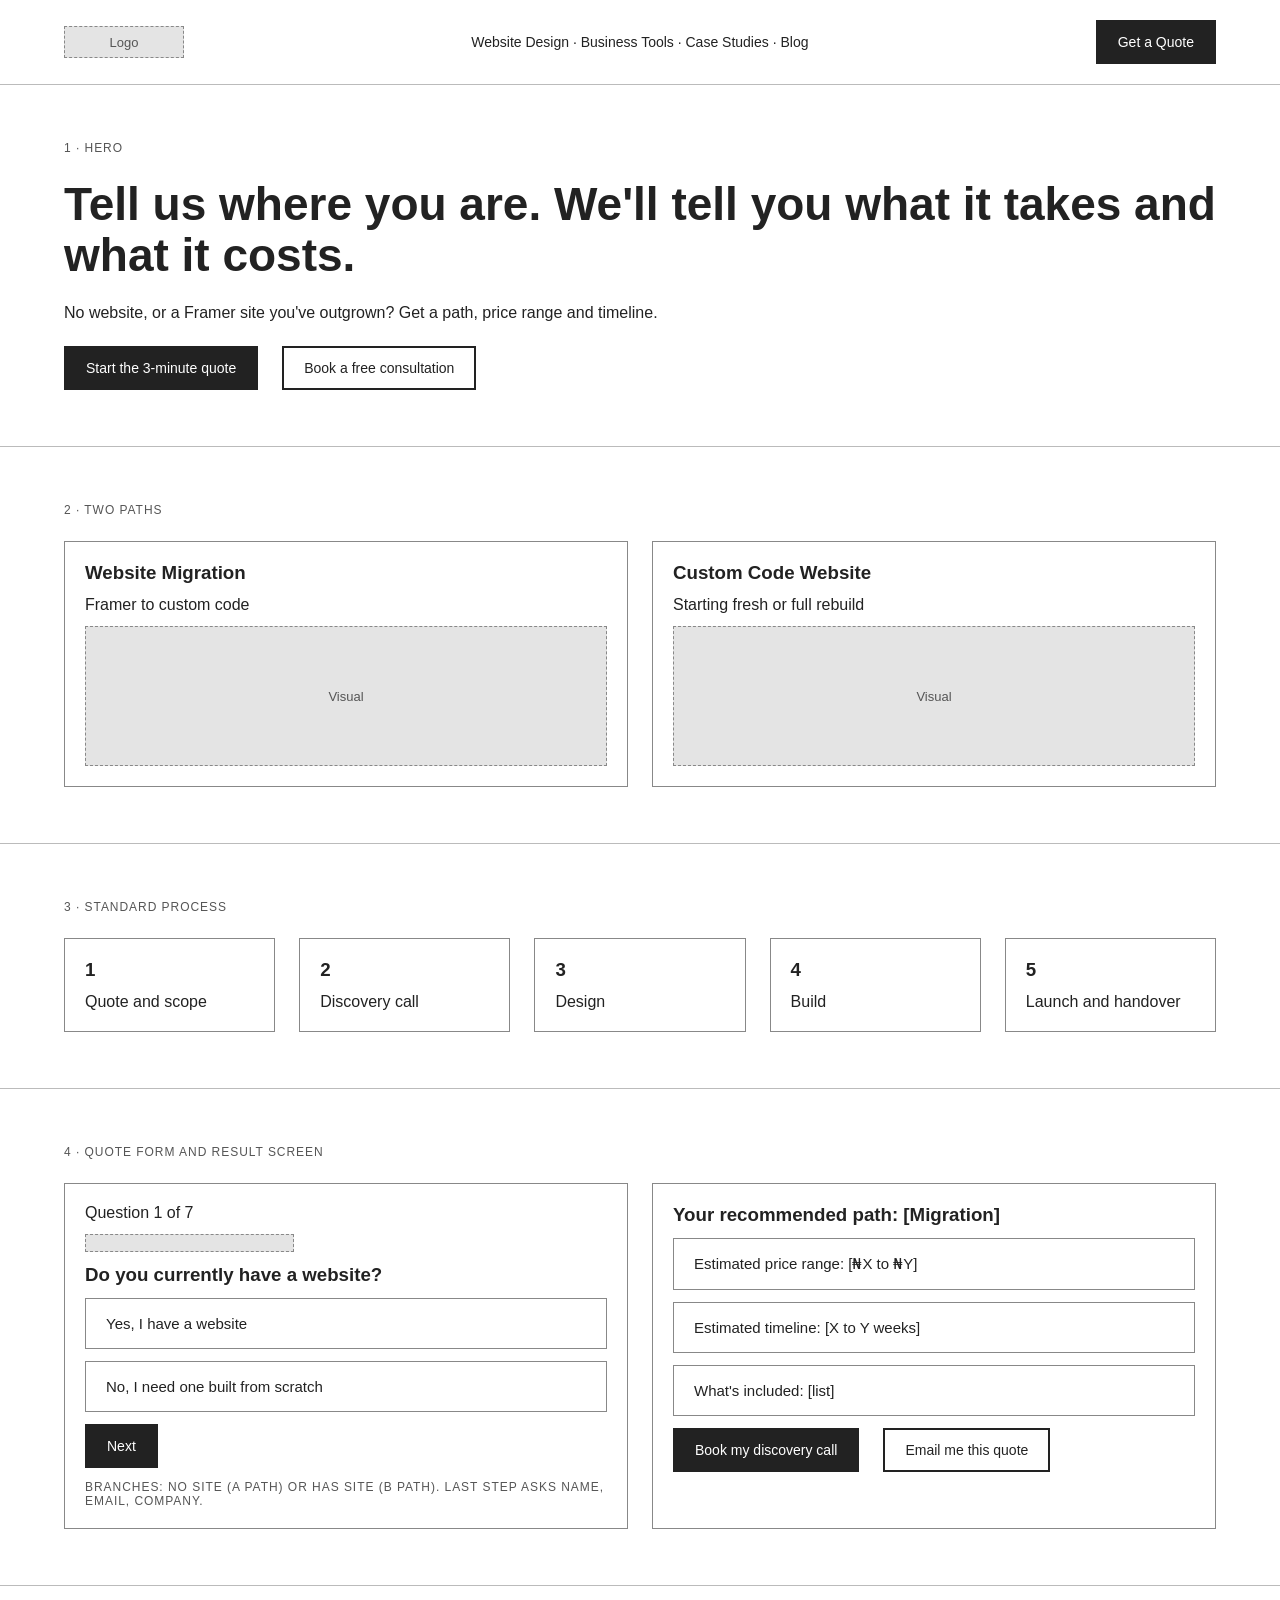
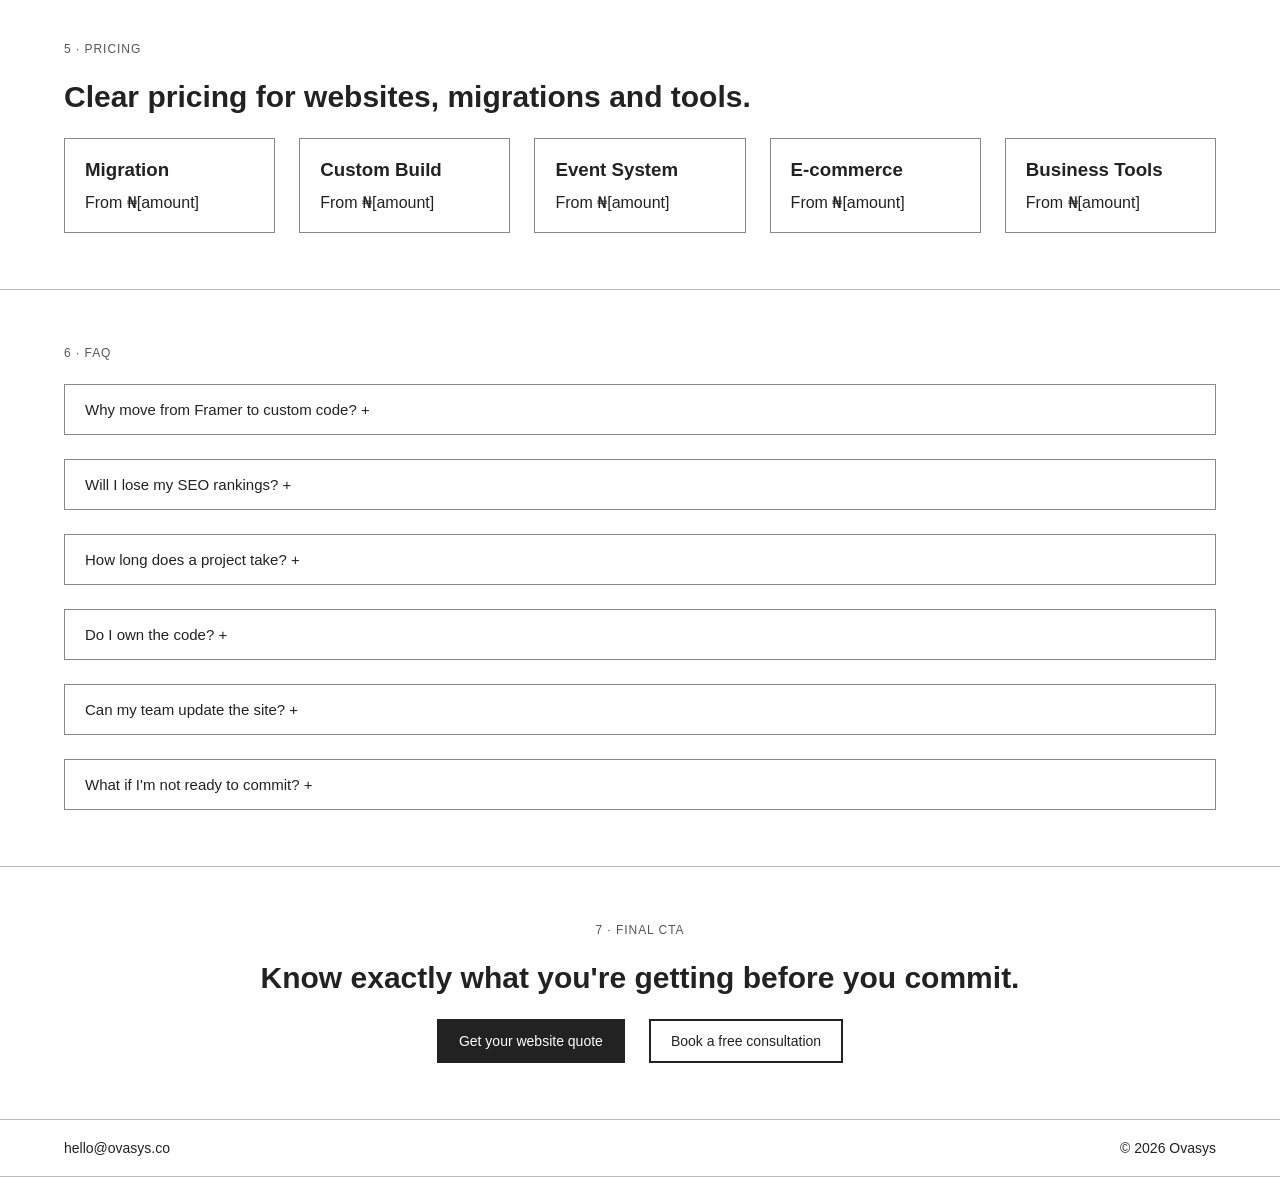
<file: copies/Ovasys Wireframes Main Site and Motion – Website Design Page.html>
<!DOCTYPE html>
<html>
<head>
  <meta charset="utf-8">
  <title>Website Design Wireframe</title>
  <style>
    * { margin: 0; padding: 0; box-sizing: border-box; }
    body { background: #faf9f5; display: flex; align-items: center; justify-content: center; min-height: 100vh; font-family: -apple-system, BlinkMacSystemFont, sans-serif; }
    #__bundler_loading { position: fixed; bottom: 20px; right: 20px; font: 13px/1.4 -apple-system, BlinkMacSystemFont, sans-serif; color: #666; background: #fff; padding: 8px 14px; border-radius: 8px; box-shadow: 0 1px 4px rgba(0,0,0,0.12); z-index: 10000; }
    #__bundler_thumbnail { position: fixed; inset: 0; width: 100%; height: 100%; display: flex; align-items: center; justify-content: center; background: #faf9f5; z-index: 9999; }
    #__bundler_thumbnail svg { width: 100%; height: 100%; object-fit: contain; }
    #__bundler_placeholder { color: #999; font-size: 14px; }
  </style>
  <noscript>
    <style>#__bundler_loading { display: none; }</style>
    <div style="position:fixed;bottom:12px;left:12px;font:13px/1.4 -apple-system,BlinkMacSystemFont,sans-serif;color:#999;background:rgba(255,255,255,0.9);padding:6px 12px;border-radius:6px;box-shadow:0 1px 4px rgba(0,0,0,0.08);z-index:10000;">
      This page requires JavaScript to display.
    </div>
  </noscript>
</head>
<body>
  <div id="__bundler_placeholder">Loading Website Design Wireframe...</div>
  <div id="__bundler_loading">Unpacking...</div>

  <script>
    
document.addEventListener('DOMContentLoaded', async function() {
  const loading = document.getElementById('__bundler_loading');
  function setStatus(msg) { if (loading) loading.textContent = msg; }

  const FONT_MIME = /^(font[/]|application[/](x-)?font-|application[/]vnd\.ms-fontobject)/i;
  const MIME_TOKEN = /^[\w.+-]+[/][\w.+-]+$/;
  function toBase64(bytes) {
    let bin = '';
    for (let i = 0; i < bytes.length; i += 0x8000) {
      bin += String.fromCharCode.apply(null, bytes.subarray(i, i + 0x8000));
    }
    return btoa(bin);
  }

  // Error sink persists across replaceWith since it's on window, not the DOM.
  window.addEventListener('error', function(e) {
    // Failed resource loads (CSP-blocked links, scripts, images) fire plain
    // events at the element — warn only; real JS errors carry message/error.
    if (!e.message && !e.error && e.target && e.target !== window) {
      console.warn('[bundle] resource failed to load:',
        e.target.tagName, String(e.target.src || e.target.href || ''));
      return;
    }
    var p = document.body || document.documentElement;
    var d = document.getElementById('__bundler_err') || p.appendChild(document.createElement('div'));
    d.id = '__bundler_err';
    d.style.cssText = 'position:fixed;bottom:12px;left:12px;right:12px;font:12px/1.4 ui-monospace,monospace;background:#2a1215;color:#ff8a80;padding:10px 14px;border-radius:8px;border:1px solid #5c2b2e;z-index:99999;white-space:pre-wrap;max-height:40vh;overflow:auto';
    d.textContent = (d.textContent ? d.textContent + String.fromCharCode(10) : '') +
      '[bundle] ' + (e.message || e.type) +
      (e.filename ? ' (' + e.filename.slice(0, 60) + ':' + e.lineno + ')' : '');
  }, true);

  try {
    const manifestEl = document.querySelector('script[type="__bundler/manifest"]');
    const templateEl = document.querySelector('script[type="__bundler/template"]');
    if (!manifestEl || !templateEl) {
      setStatus('Error: missing bundle data');
      console.error('[bundler] Missing script tags — manifestEl:', !!manifestEl, 'templateEl:', !!templateEl);
      return;
    }

    const manifest = JSON.parse(manifestEl.textContent);
    let template = JSON.parse(templateEl.textContent);

    // Nested page bundles (iframe targets). Each ships ONCE, in the ROOT
    // document's manifest; frame srcs carry an about:blank#<uuid> marker
    // instead of a substitutable uuid. Every document mints the blobs for
    // its OWN frames — from local text at the root, or text obtained from
    // its DIRECT parent over the relay protocol below — so each frame
    // navigation stays same-origin with its initiator and a deduped page
    // loads at any depth on any host, including a file:// download's
    // opaque origins (where a blob minted by one document cannot be
    // navigated to by another).
    const pageOrderEl = document.querySelector('script[type="__bundler/page_order"]');
    const pageOrder = pageOrderEl ? JSON.parse(pageOrderEl.textContent) : [];
    const pageSet = new Set(pageOrder);
    const pageTexts = {};

    // ── Nested-page text protocol (parent-chain relay) ──
    // Page bundles ship once, in the ROOT document's manifest. Every
    // document mints the blobs for its OWN frames, obtaining page text
    // through a strict parent-chain relay: a document only ever SENDS to
    // its direct parent (which, for every document the publisher's own
    // runtime minted, is another publisher document) and only ACCEPTS
    // text from that direct parent; requests from below are honored only
    // for the document's own child frames, and the ROOT never sends
    // upward at all. That last rule is load-bearing: the artifact host's
    // frame-ancestors allows claude.ai (and friends) to frame an
    // artifact, so window.top can be a FOREIGN document — a top-addressed
    // protocol would hand page uuids to that ancestor and accept forged
    // "page text" from it, minting attacker HTML as an artifact-origin
    // blob document. The chain never touches the ancestor: requests stop
    // at the root, replies are origin-addressed per hop (never '*' when
    // an origin exists), and both directions are origin-gated (on https
    // a foreign sender's origin can never equal this document's; in
    // opaque contexts — file:// — everything serializes as 'null', where
    // an embedded EXTERNAL frame still fails the gate by carrying its
    // own real origin, and a sandboxed child of such a frame is excluded
    // by the own-child-frames check plus uuid unguessability). Shape is
    // deny-by-default: one request form, one reply form, no error
    // replies.
    // window.origin is the SERIALIZED SECURITY origin ('null' in opaque
    // contexts such as a sandboxed preview iframe) — location.origin is
    // computed from the URL and stays 'https://…' even when the document
    // is sandboxed, which would misgate every opaque chain.
    const OWN_TARGET = /^https?:[/][/]/.test(window.origin || '')
      ? window.origin
      : '*';
    function trustedOrigin(e) {
      if (e.origin === window.origin) return true; // https chains; opaque==opaque
      // file:// trees: Chrome serializes the file document's origin as
      // 'file://' while the blob: documents it mints serialize as 'null',
      // so the two legitimate shapes can never string-match — accept the
      // pair in both directions. https origins never serialize as either,
      // and sender identity (own child frame / direct parent) is checked
      // separately.
      return (
        (e.origin === 'null' &&
          (window.origin === 'file://' ||
            window.location.protocol === 'file:')) ||
        (/^file:/.test(e.origin) && window.origin === 'null')
      );
    }
    // Non-empty only in the root document (nested bundles ship an empty
    // island), so it doubles as the root marker: the root answers from
    // local text and treats a miss as authoritative — never relaying to
    // its (possibly foreign) parent.
    const isPageRoot = pageOrder.length > 0;
    const blobUrls = {};
    const resourceBlobs = {};
    const UUID_SHAPE = /^[0-9a-f]{8}-[0-9a-f]{4}-[0-9a-f]{4}-[0-9a-f]{4}-[0-9a-f]{12}$/;
    const pendingFrames = {}; // uuid -> [{el, frag}] awaiting text for own frames
    const pendingRelays = {}; // uuid -> [childWindow] awaiting text to pass down
    function mountPage(el, frag, text) {
      const pageBlob = new Blob([text], { type: 'text/html' });
      const u = URL.createObjectURL(pageBlob);
      resourceBlobs[u] = pageBlob;
      el.src = u + frag;
    }
    function deliverPage(uuid, text) {
      const frames = pendingFrames[uuid];
      delete pendingFrames[uuid];
      if (frames) for (const f of frames) mountPage(f.el, f.frag, text);
      const relays = pendingRelays[uuid];
      delete pendingRelays[uuid];
      if (relays) {
        for (const cw of relays) {
          try { cw.postMessage({ __bundler_page: uuid, __bundler_text: text }, OWN_TARGET); } catch (err) { /* gone */ }
        }
      }
    }
    function ownFrameWindows() {
      const out = [];
      for (const f of Array.from(document.querySelectorAll('iframe'))) {
        try { if (f.contentWindow) out.push(f.contentWindow); } catch (err) { /* detached */ }
      }
      return out;
    }
    window.addEventListener('message', function (e) {
      const d = e.data;
      if (!d || typeof d !== 'object' || !e.source) return;
      // Origin gate first; the structural checks below (own-child-frames
      // for requests, direct-parent + solicited-uuid for replies, the
      // root's never-relay rule) are what hold in fully opaque chains
      // where origin strings can't discriminate — a sandboxed root's
      // FOREIGN wrapper still fails all three even though both serialize
      // as real-vs-'null' rather than matching.
      if (!trustedOrigin(e)) return;
      if (typeof d.__bundler_need === 'string' && UUID_SHAPE.test(d.__bundler_need)) {
        // Requests are honored only for this document's own child frames.
        if (ownFrameWindows().indexOf(e.source) < 0) return;
        const uuid = d.__bundler_need;
        const text = pageTexts[uuid];
        if (typeof text === 'string') {
          try { e.source.postMessage({ __bundler_page: uuid, __bundler_text: text }, OWN_TARGET); } catch (err) { /* gone */ }
          return;
        }
        if (isPageRoot || window.parent === window) return; // authoritative miss
        const waiting = pendingRelays[uuid];
        if (waiting) {
          if (waiting.indexOf(e.source) < 0) waiting.push(e.source);
          return;
        }
        // Never-answered uuids would otherwise accumulate forever under a
        // request spray; past the cap (far above any real page count) new
        // relays are dropped rather than remembered.
        if (Object.keys(pendingRelays).length >= 128) return;
        pendingRelays[uuid] = [e.source];
        window.parent.postMessage({ __bundler_need: uuid }, OWN_TARGET);
      } else if (
        typeof d.__bundler_page === 'string' &&
        UUID_SHAPE.test(d.__bundler_page) &&
        typeof d.__bundler_text === 'string'
      ) {
        // The shape test is load-bearing beyond tidiness: the solicited
        // check below uses the in operator, which matches prototype keys
        // ('__proto__', 'constructor') — an unshaped key would reach
        // deliverPage and throw, painting the error banner.
        // Text is accepted only from the direct parent — the document
        // that minted this one.
        if (e.source !== window.parent || window.parent === window) return;
        if (!(d.__bundler_page in pendingFrames) && !(d.__bundler_page in pendingRelays)) return;
        deliverPage(d.__bundler_page, d.__bundler_text);
      }
    });

    const uuids = Object.keys(manifest);
    setStatus('Unpacking ' + uuids.length + ' assets...');

    await Promise.all(uuids.map(async (uuid) => {
      const entry = manifest[uuid];
      try {
        const binaryStr = atob(entry.data);
        const bytes = new Uint8Array(binaryStr.length);
        for (let i = 0; i < binaryStr.length; i++) bytes[i] = binaryStr.charCodeAt(i);

        let finalBytes = bytes;
        if (entry.compressed) {
          if (typeof DecompressionStream !== 'undefined') {
            const ds = new DecompressionStream('gzip');
            const writer = ds.writable.getWriter();
            const reader = ds.readable.getReader();
            writer.write(bytes);
            writer.close();
            const chunks = [];
            let totalLen = 0;
            while (true) {
              const { done, value } = await reader.read();
              if (done) break;
              chunks.push(value);
              totalLen += value.length;
            }
            finalBytes = new Uint8Array(totalLen);
            let offset = 0;
            for (const chunk of chunks) { finalBytes.set(chunk, offset); offset += chunk.length; }
          } else {
            console.warn('DecompressionStream not available, asset ' + uuid + ' may not render');
          }
        }

        if (pageSet.has(uuid)) {
          pageTexts[uuid] = new TextDecoder().decode(finalBytes);
          return;
        }
        if (FONT_MIME.test(entry.mime) && MIME_TOKEN.test(entry.mime)) {
          // Strict artifact hosts allow font-src data: but not blob:.
          blobUrls[uuid] = 'data:' + entry.mime + ';base64,' +
            (entry.compressed ? toBase64(finalBytes) : entry.data);
        } else {
          const blob = new Blob([finalBytes], { type: entry.mime });
          blobUrls[uuid] = URL.createObjectURL(blob);
          resourceBlobs[blobUrls[uuid]] = blob;
        }
      } catch (err) {
        console.error('Failed to decode asset ' + uuid + ':', err);
        const blob = new Blob([], { type: entry.mime });
        blobUrls[uuid] = URL.createObjectURL(blob);
        resourceBlobs[blobUrls[uuid]] = blob;
      }
    }));

    const extResEl = document.querySelector('script[type="__bundler/ext_resources"]');
    const extResources = extResEl ? JSON.parse(extResEl.textContent) : [];
    const resourceMap = {};
    for (const entry of extResources) {
      if (blobUrls[entry.uuid]) resourceMap[entry.id] = blobUrls[entry.uuid];
    }

    // Artifact-host CSP (connect-src 'self') refuses fetch() of blob: URLs —
    // consumers read these Blobs directly. Survives the swap like the error sink.
    window.__resourceBlobs = resourceBlobs;

    setStatus('Rendering...');
    // Page uuids have no blob here — they ride inside about:blank#<uuid>
    // frame markers the pass below resolves after the swap.
    for (const uuid of uuids) {
      if (pageSet.has(uuid)) continue;
      template = template.split(uuid).join(blobUrls[uuid]);
    }

    // Strip integrity + crossorigin — blob URLs from a file:// document inherit
    // a null origin, so crossorigin forces a CORS fetch that SRI then rejects.
    // The manifest bytes are ours; SRI protects against CDN compromise, not this.
    // appifacts: only on tags now pointing at OUR blob: URLs. A reference the
    // bundler left live-fetched (an absolute x-import, a runtime dependency it
    // could not embed, an authored external script) keeps the pin it was
    // written with: that fetch is exactly what SRI protects. (A crossorigin
    // on a parent whose child carries the blob — <video crossorigin><source>
    // — is left alone too; the attribute is then the author's to drop.)
    template = template.replace(/<[a-z][^>]*>/gi, (tag) => /\s(?:src|href|srcset|poster|data|xlink:href)="blob:/i.test(tag) ? tag.replace(/\s+integrity="[^"]*"/gi, '').replace(/\s+crossorigin="[^"]*"/gi, '') : tag);

    const resourceScript = '<script>window.__resources = ' +
      JSON.stringify(resourceMap).replace(/<\//g, '<\\/') +
      ';</' + 'script>';
    // Inject after <head> so the DOCTYPE stays first; prepending the script
    // would push the parser into quirks mode. DOMParser always emits a <head>
    // (synthesizing one if the source HTML omitted it) but may carry
    // attributes through, so match the full opening tag. slice() rather than
    // replace() keeps us clear of $-pattern substitution in resourceScript.
    const headOpen = template.match(/<head[^>]*>/i);
    if (headOpen) {
      const i = headOpen.index + headOpen[0].length;
      template = template.slice(0, i) + resourceScript + template.slice(i);
    }

    // Parse the template and swap the root element. Scripts inserted via
    // DOMParser/replaceWith are inert per spec — re-create each with
    // createElement so they execute, awaiting onload for src scripts to
    // preserve ordering (React before ReactDOM before Babel before text/babel).
    const doc = new DOMParser().parseFromString(template, 'text/html');
    document.documentElement.replaceWith(doc.documentElement);

    // Resolve page-frame markers: mint this document's own blob for each
    // framed page — from local text when this is the root, otherwise by
    // asking the direct parent over the relay protocol above. An
    // unanswered request leaves the frame on about:blank, the same
    // degraded state as a refused embed.
    {
      const MARKER = /^about:blank#([0-9a-f]{8}-[0-9a-f]{4}-[0-9a-f]{4}-[0-9a-f]{4}-[0-9a-f]{12})(#.*)?$/;
      const needed = [];
      for (const el of Array.from(document.querySelectorAll('iframe'))) {
        const m = MARKER.exec(el.getAttribute('src') || '');
        if (!m) continue;
        const text = pageTexts[m[1]];
        if (typeof text === 'string') {
          mountPage(el, m[2] || '', text);
        } else if (window.parent !== window && !isPageRoot) {
          const had = pendingFrames[m[1]];
          (pendingFrames[m[1]] = had || []).push({ el: el, frag: m[2] || '' });
          if (!had) needed.push(m[1]);
        }
      }
      for (const uuid of needed) {
        window.parent.postMessage({ __bundler_need: uuid }, OWN_TARGET);
      }
    }

    const dead = Array.from(document.scripts);
    for (const old of dead) {
      const s = document.createElement('script');
      for (const a of old.attributes) s.setAttribute(a.name, a.value);
      s.textContent = old.textContent;
      // text/babel scripts with a src: read and inline. transformScriptTags
      // does XHR against the src, but blob:null/ from a file:// origin is
      // silently dropped. Inlining makes it a plain inline babel script,
      // which transformScriptTags handles unconditionally.
      if ((s.type === 'text/babel' || s.type === 'text/jsx') && s.src) {
        const pre = resourceBlobs[s.src.split('#')[0]];
        s.textContent = pre ? await pre.text() : await (await fetch(s.src)).text();
        s.removeAttribute('src');
      }
      const p = s.src ? new Promise(function(r) { s.onload = s.onerror = r; }) : null;
      old.replaceWith(s);
      if (p) await p;
    }
    // Babel standalone auto-transforms type=text/babel on DOMContentLoaded,
    // which fired before we swapped the document. Trigger manually if present.
    if (window.Babel && typeof window.Babel.transformScriptTags === 'function') {
      window.Babel.transformScriptTags();
    }
  } catch (err) {
    setStatus('Error unpacking: ' + err.message);
    console.error('Bundle unpack error:', err);
  }
});

  </script>

  <script type="__bundler/manifest">
{"9ccb7149-bff0-4823-b114-2b713642fea4":{"mime":"text/javascript","compressed":true,"data":"H4sIAAAAAAAACqV9a3fbNtLw9+dXUNysQlgQLTmXtpRhbuq4bdo4SeOkl5VVhyIhiTFFqgQkW5X4398zuBGU5F72PT2NRQAEgcFgMHccHzvfXry5eP/iw8VLZ1IWcyeJu+Uy5+mcHrMyPj7yOXO6TlI4ecEdmqTcd97T8TLNEucu5TPn03iZO+LZ5+yT4zFKHT6jziKKb6Mpdd5fvHh5eeFMilIUs2JZxrRb5NnaKWmcLijy/89dMuowXqYxdweeh8jZZhWVziUnb8efacz9hE7SnL4riwUt+Rp/4MTjOMcUkbPcSXOHh5dclGxovpzTMhpnNGj1cFzkk3S6NM93Zcr171WULWlAKxTwYT4iFH+oO/0AvfH1ghYTJ28Rl63n4yJzw7zjugE0GUyWeczTIndee2gTFznjDid3aZ4Ud/57GsV8kE68Fkd8VhZ3Tk7vnIuyLErPreEbOHZ7J2UCxNEqSjMYo7Om3EWDkvJlmTu8qr/IH/jky7eX//SrL99e/uWHYSleEM/[base64]/52NjpC4dmxT+9p7PE/n3kWMf4qT+j924nnnh5DL2cSWJQQ0u1vt/QUhprQ+wM9FIT7LEtj6qk2nXzYG/kZzad8hinCjABSvHx7+S4qGS095C/gxzdlMb/iZZpPPY5dmPbxjM8zF/3TlUgNbCJYCfa/rEQB8GftNnsA/vY3avh/DeCX2K86lK3hG+YFeKgGGeVOPuDlepOT76/evpEw8Diq4ojHs81fvF+J9dtuLfpQCDLlbrcvyjJa+ykTf70c/eVY9MrnuCDUf6Qq223VeV1EzFfCulD2WJJNNZgUpSc7Y04xcRThvKVr5lGE2LA3ahHiPnLbba8cshGhQzYysJfDs98pkcKasGwOu7Bg/k7gvAAnESukgJrQuEjox/evzov5osiBRuQauJX8pJf7bJGl3HOPXeQvioWHtlv3fVFwF/klXWRRTL3jaz+Jr31AxUdb+Td8dIxd17QVxOklJ5/+z3Ecx2dxV7w5K7KElptxFN9Oy2KZJ0FcZEXZnaf3Xpo7rJyOcbwsS5rzc6hwvvw35mWUs0UEZWggunOccVEmtAz6i3uHFVmaOH/RzbPen/XTLaMkXbLgZHE/GBf3XZb+kebTQFWOi/tBsaLlJCvuglmaJDSvxOv/uaXrSRnNKXNY3GWzNKeb3r+tyXUXBUthQYJ+r/dvGEQFPw62UPWyZwAowAx2Mi9pNE/z6S4Q8Z+3THNOywX8mqeMpfl0Yz5V0izi6YoaIPzt1Xj2p1AULwdWg78/mSAY00lR0n86Kf0e0HegRsHjx3pQZrrRmBXZktNBmjPKg95gUYh+unRFc86CvMgPgSJLcxqV3SngBmyUr3oJneJyOo68k/4XuN//Cn/5Be4h5+TZv1Xx0y/wyckzfNLvY/+rZ8h58sW/D73w/Mm/0f4HAeto8BQQBZBkEOXpPBIT0Mjl9P2nzKERo06aT9I85fQfQDjns248S7PEyztfASXaaYD+5zU42PNeM9P/pp7ZA6D/ZzShOkRiuhT4q80iShIY4tPFvfPl4n4wKXIe9PuL++O+/9RZpt15kRdsEcUUm196QBKd/2IsX+wSlruiTLrjkka3gfi3CwX1EPe3ZZKyRRatgzQHjOuOsyK+HdylCZ8FJ3Q+mNF0OuNBn853iZAe54qWPI2jrBtl6TQP4GzujgvOi/nAgqnEw2fPsP7ff4IGe2RUtOph+M9/9o+p5B4B0B0sGS27TDArYs0PwWOZl5QV2YomG1il7iSap9k6eGCNRBOxY/wvn9H5P1qzBw+Dv42B/d0emhB6srg3VEghYM95srivpz0rGBd/I6YxdZc6142zYprGu80MVePFIgDUzuiEix9/dAWHGZz0n37x9Msnz59+MZhH912JUs978Wx3bM8X906/B6taA+Bf416vd9JTS/qvyWSi9s7J39o7TXg8XdwP7mYpp13RKFiUtHtXRotDlFhO+/jIuUxhwsx59/7Vmw83X7+4unj96s3FzfnVFQiW0WLBju/o2ElofNtlPJrSLr1fFCUHufh6edLrP3VuKV0444LP1KjgRbbOYwckrsySqJ2STqM0Z04kJWaHcbrwnaNjec7PaZJGzqJMc+5sVF//WYAQvXHmUTlN88Dp+c/[base64]/JkTF85ZPC6S9UZTejj8FVb1KoMa+seZxgu7feXWQv4roXCR3D8lub+I+CyP5lSIASAhWcx7+Og49Tll3PuDgzSCQEygQhT9+P61x/1xxEBc2G6lNKC6akoMIG1QVAsffwjhA3pS9Qekjh2RzuGW8PJRTIAkRbwELYaW3Sl5C9KKmAI9KGK/9hAuySvu5TgrYrEIaMD9eVTefkN5PKOJVyLMfUY5yChvojmVBVFSLLgQvBOvBGlcaWJubuBIAr0Y224n0IWnO/ZnJZ0gn89o7t2Qsxu/uA1vhFzsocB16xo1+iW5CTn3bpAQ2gbL0NdidbvN/eUiiTj9js8zr8RLU4Uq5AswSdVbhdRUGckP625wSvIdHZCbpCupp0j9NCGuQiMXMy3N/ZzymZci3KK+kiU1yG/2e2N8nVEXDW5sHQD5zHHuz2iU+NFiQfPkXHCDN6iS/USEg7rh5TmAe0K4X9Jpyni5hlKvtDRUmdagDfHNiBT+ktEr2HVeDw3E08VkQmMu4SE7Twg83HhTcjbt9I16bOKz5Zj5UZJ4CcKivSpKaEY59RJUVXg40jBdyq9d0nnR7L0hwk/hCJn4Qiy/pDzabjeVhtacWBWhP5yOQtCPRsuMD+YtQoDmO71220uG0xGZI719kgoPrTeN8O+88CK88X1/iX3fly3ermhZpgng46aqNHxjAqpH/Vqs1gxwPLQfvBQk+DyhpffCyxAKYvsRpwiXQmynnBz/NnzR/W/U/ePm0Uj96nW/unk0OjrG30J1N7xOOt61f510UPjouF7Bd5L66D2rlFc58nmZzr3m9hXas2FvRAhxPbfdpkOqlBvdvihEbrv9jaBMmtR4HFOlSevjbh8hs/u/hnbQY6G/XhK7eQ8XSj0H2ja7RpV3Cr9YqO8jNGB3Kew8KESbOGLUhREFaiAlIYQNRHHLLm6Z4mZjNlCoYLVkQmOlAdBy1SRbjUkio2N0ebmkplHPFE+ijNXlfVMOhMZtEEqogdEuc6m3T0z1t1weAxSFb5bzMS09igK9GGfkpN3W43zsPt5u9Zgfu2h/1aAybCxS8DOQdPuM+MZSUPXE/[base64]/FaUT5zj4GIBaEh/4QFn+ES4EEGp4A5kF5mutnWNJ8WIrR+a7uHg41ObGy00f1l7bbA+XHv10nnWM5CqZHUZAi9IdMjqBD+h1WD6Iyq6E+PHQlHjDSxykpO305zNQMs91mZ72BWJV8mOp3mLXqungE+Me6Xcwk/glef5B2OrC9WQvK1Aj1cSiIZD0rnCKkRh8B8NJOX45XvaYWpxDU+WfisrgbR3OadV38iAtu7Ypyz42caDwunbEzTlJnnBTOuHTilFMH2C8noZmTTHKHzp3UAVnndpyA9HLr/O4wh0XzhcPmUZY5bBHlwuh3K2x/RT512HLssOXCWTowgrtx6WolseMihHNONkq6h7GV0Z0S9l0srXq6VDy5mAO/[base64]/VxlMc0sxqciwKrhZ6rqtez1bVyvrpSznhacNP9AvYVNPm24OYTohBaZgU70PR1wQ605cUynjEeleKLH+DpCp5MHc0TU3ORJ6ZcQ1BUaPiJmnr2oq6ee1JGU/Opl2U0NV+CGvUhKFffkaVqKWS5WgeoMYsANWYFoEYDFyo0ZI1SxAzghS4xozBt1FBMCzUeU2/UNY1Wr3SpgIRRrWgAmgLorcI/cfLJC4Phb2fu49HWHf7mjo7c7ePhb49HR4/R0Sf8gyTV7+n04n7huafefVeqZbZJrH4hz+38xDsuOj5zsTtNXYRL2S25vmZHulPxoHreEi9swfPQfTxC2+FvZ2QEX/tv82veaavb7YZnW/g7vL5m19dXo6Ow222FZ2jrnXrSVL8VgvUWNnlU0mjLU55R5IUEXjk+GyG3U/KOe4a8uo/T6+vj6+snViPh0nCGtqfDqPvHi+5/R8PfZM3Rfk96nt9zckwac6yn6F0z5EFfo85QdGdEwdERDO6aHRF0PK2lv18azhaUnFFjM/6eY6/AJWaInAGjJMXhsAjKzs8dVpuWxYeOpzglZ27X7aQ+L14Xd7DVGPUQqv1fzCv/5dijWPSNU0TOCiNshzQow9wrUScNchAja972V6mlInU3P3Ds5ZjiApEz99Tt0E7Rcc9Oj+GXe+YibDc+Pp3RbE65d822Z+h4mmL3FBRzovBRf6/19bGsumZHZ7L1sWku+xagq1UNwxzTUe0vYPEjyO65iWrHIXI7ecdVqw2LrVbZfdR3O/[base64]/5bdOdy4hG7Oh6c73xhtfs+mrUCdF1dV1ds6NHUmCyBbphf2SkC3L2zitAShcLmeZxtkwo89zNpp4xeEJJOBzvf+J4iqzOqOSb1YZv90PovURh6LpBifzPRZp7rqunBSo3Cyk5tbFS4Ad8v1yCthNkYihalAUvwB/HDVv94Pg3Lwy6XUX5QFvVHXW2EvckzeqOjtAjg4JS1UXJ8W/C98n4cnS9mLFtxHmJup7fQbZyK6cN8kaN55hem3Bzm+ZJAHAVTlFBPjwZVdKlCL5XUCM1DJXPlouVUhW7WZrfutidUx652AXdu4vdVAzLxa7+S+djmrhYex1hV1gYMhf8w6Te2MWuFJ+EdQG6EhKWK49dqGaU18/zQp61brRYZKJCQkL8zAv9vfv5wh1ZutrSWqNWQf1ZxDy+sxet/WW39lrHv+2sTL0w222TjBQ5kBGx4qyMkyLW6y/Bph7iLGJMP6SJ+WXKlIcIeMoKKVQV39K1/lnSiWkMCuyS5vo5ASmlLJYsWzPKhUOiAO3uWLX/[base64]/tzNM+wa75dX5dwiEmbEX7qvFWT7js6XNGW+QobGm+YMHxcRJbqw+0wk/zFYjywlIHpDEuspoeEyLeDLT+UXbjbre5Vk3OozTjhWnAQfJAYasXtPJ2u5C7gEeB225Lkhmk82hKr4+9sMVWU6QtidTyEmQdOcOmta/Vt6x9S2q5KgpuQHlvig0OmOHaCsgDoGoaAf8QNiVlCTCMoG5aCFVlKWBb2j6mdMcg+QdYCT2KhSes+LfSaspUmKzqdukf9OxZ/6Td/sOPMxqVHsL6bYYw0+d2KnwtYR/+IZbzMlrUeyLVHFSr6ajK0YFJ5mQ42mNP5NvUeL/Sh71f6a6+eMODAq/AR5sO1OtFCwwIYAlwt9uWtAn4KftGeJ15Bdpu9UKVxLQM9xqWKNDNWvV6gkp3sWQzgLqenvZqzX1WlNzzJB9Ofd4tfC6tpjXSTHa31rAnlPT5KaE+N5TCX9Xu18ParCCbnpGiblr4K4kZyiowKC0zBOjpy05/5PNTkg9Q2ekYOywfliOcElkvjaxAVljdc2oGEREv70LNMbQSvzQWzanH/BVO/RVewE/w8cMRwpFEmJiTTZoHQ//pCe7hPu6PMCg2htJN60t4TvO3UCJbqDLoJRj6J8+w38fwpz/CLhR209xt9CZLiyV3G53qxqrG7rzCCbBO8XKcxt0x/SOl5bV3zY68bji8TvxRB12zI/zPC67Ro+O03hcLtdBybc027qkV7OuCvkU5eI1pYC1RJ7h056ztYcbBWwlYs4i9vcu9mGOOwpgP+SiQpENYzfRrkaAJtdEx0SygNsTsGCAfecqcVgz7I2F4NM8nIzDXWw2eQIOobvB0JHobCrEWRyMfdK9rb2eLIWtopinOD4kLj2ye+rQX9gJ+1g/7gcV3Qyci1gYXI1zWppknRxyn5MmRR7scdRmOSL/[base64]/lDXvdr6LuZLR5Um3N76fW7+fW7y8r8eq35PjBj9iamTn11MISKmV1tVtq8m2CG/K6zAjqHS/vcnRUc186LAWQumbhUpJxuSVKQGb9wKQHSrsdIeMQkw5PRk1xASck2iuEF5eEkGS7bS2321aie5iS3/XmSWF3YfUQiYda1zHh3hR1vOV2m5hdUZz2Qx7k6kyfkGU96Mw8yEFP2u1MQ2FGvQmIdhn8QzVmxaRUsve3CN8QZh7g9bjdvmm3Y3WYEEJutIuBAUSp2M5vAQDMPIiJ1+8lxi65VJTAm+I5ImdTqBzOR0iyUVPiumbbzElvMD/VvQzm0p4+7ZDlcD7C89N4ZzBXJIaKFbmBP2Ph6NG7TpRsdoW222bJCg2mHTIOAZ5XwSqYcM8sypVZkRUsh4H9tNpdBYOkv6tAv80u1llHP7eomMI7saGFoOHxoz59io7hn/qdGdX9GroNveAS/uaAwBNyZnXyyJscnzx7ho7gH58X6jP95+AClwgtt3eC3Z5wuCrqJXq63ZbWU/g0eCIIWUTcf9VrMgEe4zQdTDodFHUI8373iuFkFIbglV2aX7RWdUb1VBJr+p5mUU7J09Dop5T4A7rXDkWBUQv5/vEUheFwZOoF5/sqhyOt/9yW1b/bBdcQrNLD0UAazFt9hfipLouIYE8NT7oBL8FgokI5s6qYDCEW0Y90wBkbCRo0ERJc3IXm7nY70UIGiNB8kbk1n6r8KNykmLuWexr1JggvSetmu73xQfWiVInudltSrxBcXxFHGfj6jUBANk9ocNNuL9ttr/leyKl3I1ytUMDMT9Rup5Jjlfod+Y7U8MgmeEo52FfeehmqkDhEYjIRBMAWyn9G7bYXk49QKhR8PxuHI4RjIZelyrHdRZuICJZfQKDa7UqqP0C435SKm/YXjC6T4hxUIeYLzxHOpJuU6SdvaUjGlp6vCx4pLQlmbSEBz4bmV6MyjYSyId7XRrgImfkhZPwk4lo/g2L1C5bAbbaYFKWoB8XKN0Vp1e6pg1BMvuPDeLTdwmMnloeGpZzu6Nk/[base64]/R6SDLOuVMQOkQ+UJPCl0ylHoTVCGP+krRigyn+LkuxOK09bwUR4icldJEMMEZImcTLwWnVhwBuTLwY/7NTZTnBTgBJ8SaMmY18D5L2MlX5ElTD2ykj7sxFbIb8mV4gjghJWpYR9+4Fjj5Htg+XPwiYab5wTVVqsq6besAiA+HlIvAYh5NgQLtsLy21o7FXaCM4Z0cfqAL04kbruwyQ7PDq52m0szohuCjLYyWVNUZ+7cbXqh33sq/girMjI9TvemmOz6BHg/[base64]/mApKcounLd/+2N1EJ9bYXezcYQBX3y14zpV5aLAm3KvPFTn5CDWOLoDHcQlXdRp4kTMofMFX7tSH4sCgHbKhPuapo8TtKvsnMDg99clqvAEBQBg6MtoTSeEuOOiyGiUuxIh/s7M3UqTyQlClY2odztk/a3HdxIvZCnjImzeBfvHbm3ERB348rm4JIZj320nuEY7/FVEP4l3ey7u94DqSioJ2soHh6AxOsKSJm8kH0u9qA5KaEA3hu092cPNmJRnvVA2KQXBzTyliA+Go8CL9ZE85d4EP5YkzoFxEPdxJ+08dk3yk9yJoBvHe9xRaxR3wMMax2QICrNDi5tVOJY77gYvG7Ecvu9HeFiMghv8SHpAL6s63GK/p2WFmexJydpegid4juQy1+u8+st1FqLQwwu9t4CrKAMnJFJIUIVvvUJqwc1K6sVKcYQnerEyQr2agGSkDjsp2+1od6HabS8jpZcihLOD22Ri5h/jG0TOYvG1G4SURr6GwMWetas5QSHiCRtlszzWMWEKA4ERBI+4vVfxgRrrZSvRyoHMJlqexOVevY5oOtC9rtJa0NKsRanWosGCpxbLXREQoq0DFrbeZGflMiyhajRBAuY3+ObG4t1vbvgie5UEBRQXjF/BoAIWzrnHRBSPYiUtZjXBU2BW0zoyaeplgk9J5Kn/TiZ62cwNUzyvmeJ2WzGtEWPpNPeWeG7JIsthMiJzrcGZGKWUt/S10ZxMJMokeIrIWSKmOUVir+a+WTJgB5b2Hrr6yz1k3u2Cx3Z3mhXjKOsKV+R6Z/3Ja4fwT+OlexA54DuuMHb9k6GAi8sempXxoc8r7FADYKRUJ2JYHjZJg7WJaTGCDVlt1ApcF0dkTM6Or33vM7vfcnaPvOtw+6/tI2OcHaPQ/czu3cD9zFwRivdnmyX73zdLTDKzWTK1WW7IpKWOW3UANPfPst4/ido/9/b2mRNucEyHJvW221YLzC/NjETaph7KDQdwuyLlDk8IG4IZBG5dSf3p2JJybkHKYWhMcj8rouTintMyjzIv8m4RvsVjHYC3It4Y39Y7+Y6MocWC3En+AhBCcQh3hjgvdoYDjRb6NIL+8F3d44KsPIrHCM/[base64]/JfbipAglNmeDqEvSnNa0+x2+AVi+FyHkuHZU0udpumwWQDUyuqQjs0PWSSO04Hb4kb7yxQPGXFhPgXZJWD+Hz5jHw0hwDLx8+Bt7jl9Yx8H54PiIvQZl42W7fAl8Barsri7eo1/p/A67gLw7C9xwF5/oAmtcH0Pv6AJrLA+gcv0Hk7FzspTdwANm9vPDW+D1CgfxrnUP3O8JlnBU5BZnea/VsFUgJxGEnEPtFlnnukYuQdCKwFN4m+K3cI512M4hYy4V6upZBjc5DKXiePfmyb6wJ4LFQnuoIzEHZ6aCCeMXp6TPUKTrUj2dReV4k9AV4rWx7xk9JvdBxfbfjFWdnZz3L0vHkuVQA3NZqQeWt6Ii97mg/dadYSH9NcFdXQUCwkVcRc6TjorNKE1o40TJJi2Zw0AtK3CAvuOd2QGfziI+UUygGmR+5+IaT4+6mh08qHYxsxyJ3R0fHa3wOXgheGIzpLFqlRbntzos/uuM0h8wmwkA65uR46EiHq+vJyPLmfGO5HrkupqSHC9LDpdLfSgePRhAjPWUyIrCU70WEyorolLXbYxVEy4cQxI2iTkeohoaRiBI8Bp3zMFLxnkfGigGHrHEiPjp2cdQ5AekmO+2FLMg6J4O8Y7IHUhwjTElcb8SStPr4xspPSCKjTbjhdmrDCVISQtSZ7EZnDtBG/M2a88hgHpmeRyYy1R2LkNSs0xdPR66ynutjf2cyWecEDTISi8nEnZNK9SRiqQ0MYvIj92BQqDnZCHW8cypHE6MQWgQCAM0pGGBUlTZM6bDdVIcspypeWa+bDvgUKwdr1CIkhUUjesGur93wJOjvjKjTl9/vNywqab3CdG+Fo12gUFjhCYkEUKLdFZ7AByb73V9fu2jTaCn6oR1yYjWW0clqvhv9YwhBwJ0gleHJqrDSP0ZuWBBh/5xH9+CkDjHbombgStc/ODpKcXTkHZJi2ukc8C95T209LOjZBe+jKD1XmkG1yQeupSa53GH9VU+WN7lQmhXbbeHf3CTxOYMIEhN+XBfW7gmFLygVJNYUh0FKzoYpLoGf1elqhcbQSxFkXPBjxj7Qe054KMhCYBnRU6KtuoO023VEVLBe2XKYCjxrNXp+V6ZFmfK1F+2FZk/IgTFEaDBpt0vQw+sK0MEg/FCv0FgeI3V7VNVcBTgBCdY12u0WdJDWYfdBQd6yjeg6NwTjeMB9lfqKWEu95tqbRG4oJTl5tddFKYQm4RxJcrC2qbQbyhaC/FzkSvGFXkRlZfEoKDwgyEdloriTCuifaXTbcJd8Ta1Mu9qZUuevVCE8xgcLLJqSCYd8RG4Adt4AFMoSIWmNkGCaQOTskoqIFxX139APglukgY/[base64]/BPbfkVtviQbjOijBoMZdbY5st70rcofvCOPeHULYE+2lXnC7HdvWadRu39lc+x1pVEO4C0x2PhyPyF2V1jzw3DcSGxlaD2CESEfa8vW11HDrIBzgxgZakB0Kchbt+AWBBGy8zSHwHOJLwgNlHgp6AmS3OyBz7oTFEBl5dkm9O196TXhL6TjZWuxSyxmZUG+BpSBz1/DUQCtpFb+TLhr4drv1bslckv1aryWfLZMv6IBVaRVsKqxbgEQ/lJ3tG6hlefBRf21EZsKvQM1mTSKqqvAMDdZave3NVY8jskaVSPdyU4P0iqhmfz1o24ysaqUbz4KjYDWY+yWdkBvvCo+l+zTCosj4XL3wKJ4DEii9uNRWjMU+uAVttiC37yjp9/CKkye9Hn5JpbFebfgVD+vEIyve7QP5FPK5G1jmwc97rlaaPMtjQmmwLRciT5nEwLa/yWvldWW1mhCQELQoUshDg3kIjcyQ3imAxOTM28wpY9GUBi+pF4OmHmfS11/[base64]/uTdRrPKaD5epsklWLQ8tGkUqpbcLv45zbKPkO5ANpf2w5+ijHkamJuqqmrIf7RjDQHHvlE1nvvyXEzDxa7UbEDgmC4RafpdzDuf/k+jgfapNXnumsmW2m1TgbZbUz74hLxX+BV+3YiX+7Z2RDCuKWY/GK91QRC4cWkoyRlkoKrD14RC3Gqa/0lT4eiutnuLGL/G+ts7qg8qUzOVIDlBVp0DeZcAIX/AV8rtJ56VxZyGm1qpyK0TSkfIySO7KxvDoV4Fh9+wlvC/1gr+EL7wfsAcFDtS1XMlfD25r4iCnYXKk46KvNY+5djYxwKqNFGFTvEG/vUj4uXbrQtZF/Hz3uLeRVbgGbiDhh4PufBZECxKEdjhYXpMm6Zi1dKPuR2Phq5IKK4HIjkbqWTdyDSu2jqAVRJImZVfxgljoYwJeIXT8L/ew1+SGWVdrIllWkk9vQ0gupu8f1AHp5tQYJi5ppHzNP9ZjFA7WuB5mn8nBymvbpCDtFJyqRODqByH5uB47aHBD5KaOfSe0zxhTuGbLdSgcGjDlgtawo0XUTkVvg2spmjFZOIeJiaC9BSTCQFaa8hdjSoHaM0EbSa6QYuQ/bcggZfqNvQ9RUYf/gZ6iHLZnSgqZiiYYyO36dMm2fUcKksmlt5kKpuMJ7IfCvj+NYQzDeLMPimUabYuYMtx4zmnNGEa4C5u9RuNLXXxbt2uOnm3fhKlGU0UMZZReruVHxktpYr7gQY/[base64]/iW2Huq2xgmC+Bi3i23b4S4Z6iL7GKgiW90SBZaizxkFldC7kkx9ooN3jVqDOYQ2S0qJj0cnfKy4PfePAD+2NstvyJas1LY+1XtNwfVgOY4FLnLQ+s69Ks63J3XZcaQDUUXx2CYlU3Umyd+DaONWWUVWq/gLvmTqHwAwVhpYKFtbqWq7qRkwgy21EiNo4SNw1HCZE8NaksOq3P4qTaZVQbiLM7KLzULsZZQ0mWQVLfbHBwYjfw8aXar2Z/JyCiAJlI/JubVadfIRzDREsaF3mcKhbTsw0EuysM9gG1wxsjtSi2EKiF0/vNdtuCMCRCyKvtFkr2URA29IqWu3U/0bLdBlb0L/DQYCxCil9Qg7XJP2puQ//wuffwzqn2yF6Md8FeE2j7y6TVqw6f//t7x6QNrsk2Gjw08rorNexsd9i7xFAR8Uy6GNddLv5ivzchaV62jhGRGnRvOnyho9cGhyHT//uT2yPgMapkgMOfdGEm/GedPMACCc/qwyuk1cn1IuH/f6Q7uHqG9aKNYQz+dHdqdwm342V+g5fZYe67Io+I1GZm/mf2YLvPTMoBN2S3w2+ozVfWNNE4dCxJs14Tx+32RqjDbjTBfajZpqp0XwmxJIpYSSVLJb3pUK7AgsaORrXxCUGwKzwlO1kPoI3KgIhC+ymQ6slp7Tpjw71WrYG6aKp0Q1NjfGu0tTk5bXkGP5P+VyeOi/YENjhFLHeYuCOWx9zf4Vb4hfcNVvKkNXtzQB1cIiVhunFaxssMcrQIlxg4ncfgYXpgm6N/PrI9KdC6UaSW//b4g90vYymTB61ehf5/ZrvbbyW1v6qf3VMQtzKLiJlpJ//TCCqj6Z4foLX2IS7p8Vyp/+d4RTJZI/ik7XaXvRJU9Eqc+nPc5GlsDZTYS4rajHepzRjhVZNNa7wreLbxAZ5tbHi28S7PNq7jbjWptIQq0mrtkqfttkGFzDbZlcdIq7XzJn4YI71VuIOUQMoqvGq3/x5urnZwr/TflQV4lpR4I4NMxY5v7OkKC8TxrkSpUHJ/8Bh2FSmBYB0Xl8gooveSskS2sjcVVH4iMNUgo6W/jY1mf4iXu1cXGDXxn9xgsNy9wYCrL+5fZNCs2bnPAOdgF3zhMSw5UMUsTyqDCLGv3PSEmWiCU6G9noBrSaxDC8V1DUGEa72nUQtAzKCZ9ve2r9TetRlfZ8WYYUryMB8abdG/XMjBZNJraIckG6/hvZDWadN+psTkPYqT3P/MEpqlq9LPKT/OF/NjkSTrP/0v/Sd+/3g5T2QBbOJkKQbqz1N4zcWPKHHZLHry5dPuy2/Xr+9frD//3pt8dfVu8RNdvXz+avoHP/8myy+/eV78fPzLj9/OJ7Tziv33yw+/X6Qvy/i728vXP7x6Pkm/Pv6vi3//W+PqJsV8b2xQeGh839Xjm3749n72x0k/++nbX99cxsn3b9e/9/oXybT3eZYfxycnObvv3a5/f9f7cB/99OznnxJ29V1/cvXy4+TZr99/7rv4p78a33/G0ZhmxwD4JAI/t/984Z985feORbkZ1A/1oOa9L39Ik/TN76+Txfe/v/79q2ffHr++SL/8cfU5O77/+GuWPfnx1ev14rL48fmzH4vy+69er/ji5P0vv3779Tef+2vrpppfmlbq/UtXIEIupFYqFr0zlNndtq0W4YaVcVBUgfjLMYTmTMFdIsilxeVeqKFbdmpDXyThb8ZA1+P71c6Xcsg/ovW9sETvx5W226D6b0ad+o8eyZ/EXFtsZdC07+zhlqa9kE6Gauv4rhSvqOxcM/aUQNSp3t5Uuu5x8qyHX3DyhD61FOUN30bbNEdJI42WqsLlfgQgk4y5Wq6vAVHM9RxlMU8Z1a62MnmHSZ6jjbpL8ov3E8U/1M4i0s1Qva0DB4xt/qFYWJU/EQ3mPitjsoR/8dI3Cy/s4eaJWDV47sdlwdjbMp2mOXGjvMjXkCAbjOo+5H2OJFFOPFkgjiMyxWYoe5fdzFGFMK3+5DCRPgdmVvJASQSI5hpE80EuiHGiFHeaP0jzSbGjLtPu04EDoxWZ+hLsem5nKeKjjEFfr0mUZd4QEqmIAIAQ+Im95cLTMNwrHKnLjKwTa0y+h5GrQY/Dsb75SF6SlKg3bpXf1q1f3O5fff3dhw/vHLdzK1jBJTPd3arOKrj+SPQzNh++JfUMbAT0TZy5N8abSZpRcehBigbIY8mCoVtKe50Lm1BhzgjuV4IrwMb4jmzk9XEs2FQVXhi/V9t6Jr+I0KBpJVSWQFd6p0OGTtkTBM7LxPkuvkUQXYXv8J2vasVR7m1qjnTWzDq73r0tWH+9tRBuN2tUO5mImuF6RBreSd4MikwlMri1mRdJUA9EBq+wYFb9A4SDlAcJdpVjvoadixsj1p9AkCMAhuHobzUbzkAc8+rrrmDBG4PdVGaUm0oLTVL15PBCDOh/5Y7rOR9SSteT/ubFq9cXL/XXGpsNYjHE8I1nlxr7CuGVlboGSECdvSgXBGApPV+m+zHiYuJzM++rikzxiszb7fkwGW23V+32lfjRQIJTd+m222rNoRbam2uo6rRPKxtV9Ld1proxWUrfuKTmXAHlxhAJJX0dxngq4bXdPs4Ltf4ObLrEcR93Egjh9GYRC5zHnYbzinY6wo708v674NebawmmGEA/Z7zkziyCMFHHKHXkCFy84+2RIIOp0SpKM3Ep42Gcnf8Vrl4h7PrOhxnV0SjzJePOJ/mgEd4hzsbtJB23+uQUpcModz4peiWKP/ni3pRGUsPMk0EgpYD1UkeHQxRBkgCeaGnhJUjOeXEH9JrcAwrhuXGjmYbxkvFirk5JppAs+NX7UVEQvEQiZ4ySG5YCd7XTDcSLmO67yRl5wWsp9UDUfr1AElp7oF8i7MrAbjgtIwjkhrhoCWF5Y6XbecE77py5tesP5R/SOdxW4c3xLUfVYK/EErwau+pen6ktCU2zsQ6AJUFhEngZoIe88V6jvwFVfcj9CrFzY7t1pU/yxkaeNzYyDKDdPvhp3S4Z6NRbc19h3DAZhaE9hnTi/[base64]/M8Q6hP2o5JHnnvkl9bp93Vru9fLsgEvxCietP7k2Q3iSj95UfF1mjZAD/dJO0pGIYcBXycp5X/rRME9MQHio/ijfizmm4dXXOglhcMVL5n+MN3CSbTtZdfS27qRrvVYkrgbtjyu8ozSt/0t/AAIJ+5ecFm5VpfisKuvJ30Kt8uDpYlsGvAP6p/MndM3lv9J10NnnW60Hh80bhc1n4RaPwC1n4ZaPwS1HI+v1NfdM03BsuCk/swhNV+MQufKIKn9qFT1XhM7vwmSp8bhc+l4UnPavwpKcK7a+fiK8vIfHVRlz8bfjgQBTCTYSVz2NZKS8I12uRFwKQ9sXMsqjyp9Hiy800EhdLi6d+Tzz2e/r5RD6f6Ofn8vm5ej55Kp5PxJTnvY25z9af8y/VU1fdXA1l/RO7UHY75/3njVLR+Xxs3pd5qFQX47oLVa56Gde96ArR0aJgJc0O3LsNNdGY7V+1Xcn0gJvm5dbPev+u/GKWJnSzc0F75Y/Hxf3m4F3p8BWRPGQTL0tWlIF6rPy7fq+nvLzE1b7+uKe+KO/HdvGvlByfwiUB12Nx4cv1GLgeuItF3UaTUIjYvEmK+AZuOIYi1dALA7XvtjLwwnrLu77rIPhxnOIfKXH/RROa0LGLeU7cf/W/gP9cTOFh0qOUPndxDg8n9CQ+eW7pdYpceXTZ3lxKnlIKBa11UC4UqfwTQZpeyCBm5T5fEu5rqVsRNx8MSoxyEA7ndBBJmTCJylt3u13KZL/QS7gMVN70KxqV8exdVEZzuKNAscM/pfQu9M2Nvkw0ErnhBcV3RfcuMp2H8k+gute3IFv8vbR9p81MYktS53kLo7q3PA9oHlgFPA9+pIO0cbPup/p+aOt29kebZVXt3wi9j8uf9tlLdbbKm+tbRMmHwkzaqIJtwC+lvOSJ+KDAhTCrG4VdgFkuFjdoLysM4W4aIA3eDG2WcCcq3JBIlhgGgcUSySBRN/T2l/dwNjL1AqSTFzlsDl9MLJXZf/H6BMzq+yqcFKHgwHD2Mh3sdIlwGqpGHlKojFClgBklyQXcbv8a+Juclp6rZFAXLy0LwFIgNbjfwF8fwG3ydQioK2Q0bItuKLaAN62xfrudGpSChHQRmcKEDW/dYttt0tLdLspiDOEnmcdAfrWZJGQGB7aVOr3HCMPXIXzrKh1naT7VSR2WCnMgUCjcbyDz2R7ONRXxYp7GTGRblMypGF5dDgkSQQzaKa6NeQ9dVD0Xt1433sLzxhb7hR5CBnM/szfHV7Xma0VA7q7TlLl4DEa0VbudeyuVIU+Gv/QGt6c6Z+/gtk5bfUeS4e0IckPo5G94Rsbtdmvabt9aeX67Iqf5Atby6vz9q3cf5A2xs90QmbWu37odGVGzn3Xkbi8/hghuU3qkukcJ47UG68UBsGqd606u13uV6/W9yvV618j1etHclPf4PRo0xtRuexeNRWnUHtytF8jk1hRAev3qzQ/udit+X158ePEguBYd9xCoxIUoAlYPgLBYchmG/wDwRKGEH65HpJf9gux9saSZSvzSTP/XSPmC7/df1EOt85zg94fMJ5fkfbt9YcmJYlOwGaVc7DS7KspEWgxIuBe+H95rkws+115vl7a15TL83rtEJrPHuZ7lm4c34t3u1leXnboofLNDs+c0SSNx9xB3IrjEOtiFgGyB2u0HXn2gPdqrEL7yhzqSFQ+1R/hcaamlhvolOdu8aSDwy+og1r6xcmhUB+rvmukmJI6bKLOVQN1bwTpdyEBi2K1e62K7vdDkpEXIAgj/Bay9OZf29/JiJ7EqFoHC3hpfPLDf/vGmb4DuHrWIxMd9WtDY+8CT/APa0Ly7WsvloBFMMxrcYAZezsCxvCziS+BWYotBOed1us9hLjIaCAFb/f4oL3gSbkQ5zjtPd3aqaF9mEG9/[base64]/0UhHX7Fj5al5/l8rJJAU/[base64]/uJ3SXFjoC27Ah0zeJX+/zKgXd9wNeK0C4HKPIdRxKxfrhjFj0ErnAUCYikMjhdDXiUVYo9zK0KDMJ3LunlS113cqwn05Wg06LEaQNwJyaG9A8oWkdnyRyfxxwiFQ/rQ81IJWHzf80KAA7i3uYXCPCrTiQZimaRK0+pW17tS+rScXyRnAD77T2bv5TThbIWYu4tyoJOABBx1vkOPxcr4IqPgDaaBkRh3txZHmDkfwsUrqYrOcuL6lM1nmHjeODji3VCfUSmRACEQlFwSgi0sikBYzIhQuC3ImNdULtOOXt9GvB7QCAfW/VNjyC98MFa5q+Rqo2A2eQmaajTGoBQtyFvnCG8xbIGyFD0INuGAuIAgRskpDAfPVwQuN7ZR5gbfAM7xG5CwVqfTUI95JyiaaiUba/QCed1sp5fpuW5Xu7tAbUgVvXtBKednWSkkRlHgvpYHICZ1hC4gDmUepZ3v/LfR6zTTDvLBv1tm9GG2BQou8LiBrAgTdZiIj6wzba2NbLqyv6MUGQjPzFXZrzZMpqHNZrUmWd1y4zTgHn4eP718Zjz5vgTqun8S+vC704pAscU8uwovh2sgF7/U072254D68D9b4knzvvUcD7zK8bDqGvFfs8jk5O/eL21Az0YHXNAI/[base64]/HmWo5+UoQqX9OiDHPl7gtR2aPD243+qxtNtyePUbczlcvePsPboW4yQzoRtY1mqBX9UVcjMU+kNgiwUAvIvttrVuEnIEQd674gzoQdbSERgsQsCRhWsLWr0AxrhGiqR4C2u0V4dHiy/IGnzA6e/EUz+22x7q9C21/D35SL2Zmpho0iLkwkQaKdJgZ0sK15b/PChhNMEJnFOVW1BrA+XjmfSskFkSnE8yUNnsAhOwrHI0fHIDr/EFwSesJdKSe40d90IiOTDkP8MZ0aujItFXUbaDMzaZMeilqcxdymeO2I9OkWdr38X3CO+CQvgu3R/wXbo3vkv3u75L9whVB9Z0pU5Wg1813sprX+eZG140EYu0Wuvgwnb7hxJxyt03spU674GRKfT9J/ojl8QUDd8L0eQSUo3uBhZcNgIL0OYeDieRPRBUIbtqdwFu0Jr7vJhOMyouNE7stAgAyQMQGEsI4Aux1Bdwva3mi+pDERLpanAggJm6KrvVukB4LnaMkXdm0uVQtQN/aNHqYru9OtBQZVhRoariKbjHiuQG7yvyNSgIL+t1ubRI932o0uXhS0Ov31uTrGd5K/[base64]/ewhWIXNtTUf1ARFUzhTBntnipJ/xNHSbos/9sU3yucEa1BdCaYs2GX5ZTO8k6smeGWhzQTkjOf0Kc6NG5klaCin74KURrZlSqKtrzRi9a0krX6Qe6jLznjoUe1QViJI1QCROjopiJDrxd2kaJO25L0zYDjMwEmVhVKELHEOV5NY3aAKZ+kKfgkt0v5lzjCoppg2FJetyAyDI8hPU4AEq/PR6MQ0fSWEveEECP3IuSrmlM+AR0llnJSziKYQ1ZpK/1J1N5VT5PKy5RnVXJk6Ix4z453EsDMvIGQovaXZ2okcBgFtiRMXi7V+Wb3lO6+4cxcxh/FisaCJwwqHzyLuwNUrzLmldOFA0icY2IyW0F6+L0YHYhRz2HIBig3/MwNHw8h8JuX1p+Fb2JGqYPE+vedl5KhTl0dTePVUe3Gd2XJpkjeTIYMh7buC8fdyBkIgFWyBXDVnr4U2Cu8rxRa5uZFUXHnWtyRmkWnn4H1bIvxBJLW0crTBN111/[base64]/uLRjNsDaUZqYDaHp8Oqwg09Nr3Hn0YZXn8BB8MFJl8hWGM1ssEs5WV4AJqIAwDdP/Hj59vLhoBi9nX7xfqb4EQVt6S/e7xR/V0fENKI23nMvF8EteQ0bhN9zj4pSapU2gjUqmRJumpMk1+EDlol/[base64]/BTVEIjOVKD663U4h4RH0Wyt4Y/PxGMkqzeWpa4pynfKYiQLVpsH+yUZWke7rh4Ns4cFUp6K94Q4F7RFFL/Y4P/G5PYZQf/JDk60TjZusnm75dVHwwArEislH7uVmt6CBuVnLoySGjdhDOPUQ/oNqML7X3PT+nlDstfi+VPnGCCv5Osj9Hb5yj8/ca1ENFpruiGDkiRiA2uU/0DVo43sVnuYCn0rw/anTashI53K9mfh65h6qJmkeZdl6U4qULgNDJkoaJWsRbw38pY6ICzPPuuxu3xXr5dtLNZrXKqQpQxUcrBjIvKSkN7lWc3GRuwsOfn5AVDcJBuG2SB429Ql19sFgX9EwcnbOJHGCAE8GZCdwMTjAQDSchwb/9/8AJOWKIxm0AAA="},"42aeb114-07ab-4e33-96f5-63da986c5ca5":{"mime":"text/javascript","compressed":true,"data":"H4sIAAAAAAAACq06+3PbNtK/66+gOR0dUcGMZDd3N6QRNXGU1m0ePjtpr9Xn0SxBUGREkQofthWJ//vNAnxANt3L3Hw/JAKBfWAXi8U+/Oz77wfG98aPccRFkgvjSgAvcCbDgb3JUr/kRZQm9jpK7M/5wJDw5+lmm0XLsDAsTow3wIWXpitqXCTcNiDxjajIDQiCKI6gELldo30Mo9zI0zLjwuCpL4woN2rOvlEmvsiMIhTGu4uPzbQRpCWSS3ABSby9OJ+9v54ZQRSLetrI0rQw/CgTvEizrZEGRqExKjIhcAPPBlZQJlIYi+z+VubCyIss4sXf3G6B03uyM1Pvs+CFyRgrthuRBoa436RZkQ+HJu4yiBLhm0ft6jr1y1hM760ajDhmQ1CjofCGQ/Vrw9qfqqE1N2tE84beE8fijO/3uYgDem9xWx4J21WEVMRCwWi3W7Jrxsa9BWQXBVZSxjFjDPb7Roxuo0AyUZRZYiCQC+y34RDmv93s9zA3f/wxKkQGRZqZN64C65MCpuAgdtUyvrOAelSQHe4NLWaTM3DlB0+TQtwXzFOfmQhy9rsalxsfCpExsd//u6P1h0V23dev/4+U/[base64]/Myy0RSVN2BpYAnRnZP0bPxRxL1JFHAY6kJgzKWhjzYalBVg5b8O7wutZk/uu4wHCpLYFItDW/G2Lbb4AaQBKrdYzuTmY7JxiY1HRycmFVzh74zR7i1TQxcWM/mzLl5tuxucLsJw5vDTUU68u918f/LFtUI0PamG7BMZIl26Hh2kV4XWZQsrdO/a8RfqZtF19RXIvCWLtqb5uUYQ2dkemkaC5COgBNQ9wXxQnY0cTWvQ0J2NFbGmd9FBQ/RR3HIhWHmch+mo76Scu2JzHQkvJcJWLlqoZbUqdE77dd0torAF5CoFdpu2Li1kAH1mW+FhAIzcbPrqWmbo8F7K6Rj4qwpB8snU0sw06S11oZDS7DuiHyg5nfDZyYZmc9MQl9ZvtSUafYdGlSEOIqOPxxa7yxf3mqWguVTMbKOfDyH/T4cDkMc4Y2Rp2SaDh6T/CBP8B4BIdSzN2UeWj4hdOKGbOyuNcGc9ch0TNQ/R2MkjR+I2diNz6D2IW48GpEdZzCPb1zlJtaj9xanMXHDEXtlcSlhQH1SNW4lYPie0L4XIJBsgAXKwQGhyO7I4gzsRNwXFiG2nybCJZxx+xbiUtCW42hE6AOerSvTjJyTIszSO8NjtfUCobMsSzPL/[base64]/f0CqHbEJbekxr6L/I5WTAyrEPQQcDq0OdDDWYUlVv6Md1UavDVDzyLnK9jrxO419UE4Z9YM+o75foO6oR1xw8G644zPhNn5VHE9evHgxoT6DOb/Buzo+e41OhRCcYB6FubhhPhWMq6sgvaEB2lu40Q5WaUpxnqKJODAf33Sws/pMdbiDsK8+3Pn4hqIMm3RjEdyWwFiG7HCBiVoSJcIYN1+ToivmozwuP1vVMobs5HuLjybkeEJjBvPwhgYsHE3oksE8UCK/eG3FVBASnPnDIX4taUymltTAkiIYE5SzgDhqLqZIR86FnYfQsEWtPh35gfqam6C9+q+780N3ladZcZH44v7Y68bNRcHYjk+5A3bkH3t25Hc6vkQdN/rx2MbKiFu/xp6rR+HqFnrAV2SGQI0gnp0XkBUfo7U4YyDXqLYF5tnifhNlgNwQiH6wvlCPaAK6iq1mJP/CTX3F9xi3h1o/Kkkb07KN9YWQkh2N6ZV1rSjterY/HH60/kW1/R2DzuRaKbBENl+HQwv5UQHWS0JfsuMJcd/ge670u3KLbLu7xHuBukrkFhpGyXBoHVnJAzlfeGS/h+HwKACLkNq+1ixp1Sijk55HaU12HZAKTwYrltibLEqzqNi+FbdCmb7P1o/[base64]/61utU1ST0vneLaXYHmb/IRGASuu3dZJlvsBhiEvq1b30t1qlJ6Mu+tRi+bk1Cf2uWmiSf/pvtovxdWiaF8J3HAcTRpKIi+VKKUrxJMy4+yaxaA6Qe5WTXAl2pEPa6eAxF1xrctSiehKloDKyOwCDPo2VCf2e7yr1DHRcp3kY7yqXJnKfrTZqIpHi4ntf0mUZ/oGKMnnrIcNjd96PHuRWQA/NuaEsbd4wCViLHuK4OJNPAwMhCGLeQReDFIsfgUJUjjBTjw65mEkY8NJSm/5oE3g29rGE/0KOqCKEO2+2Z5FAlQXd+TD/oPrLaWTeUTQ0fSf/RkWYaG+lcC/artpqIO+MPV96AvMhKrM6xX90YrIJqiMQt7Ci/LDPx4GSbhwRUVcOOcvlLoTWSTsbD4gp9y3Z1RUEVq+jAA7bDYsHRWFYLjsZ0scASWz2SpUL0lNQH9uz/no2eLenyIZFf2K7IIMkj1KCacw/zltqANiIL0mwNCRe6hfUC2El6p965V8C0eSn7LdOccO3bXwGiWKSq2udkDew1FIKeA1vXq24farN4fA6VdLhfMJvI8L/XwCa0fVxO5eNC8Zmn8on/DKxPjlzI5yoti2k3lJqhoh+DxwKyBkf/UFgJsN4Say6Ki/Va+FhOnuofEs3txUngNlqirxsOB221rp20cx4Kv4yjZDkc/uWyHeUXyaYsLkXiS+hvALK9KPGtPkBV6fsZlfqTUjcGTjQC9pyGgMNP+sl1ccRPykpAhikhMKgj+aOxjLM89pN1NKZA2lDBm15YxLE0VrXNSO7VU6FUAjJgudB3kYD1iVRdpt6n7nciz2EpzkNIEhGTXSHv/+Gs3PIMmHq3T1z1O7HTZK3g2Cf3gPEME5S8qKlYuhAHcJ/B+kTHpHILtlNuRN3c11G+gYKHInOWdKCvfFCVR6rPvULQ8zQJoqXzC71WZyYyZ7dYSFezWCgrLZO8QO+8aM3wso4znUm3+CkX2as45asoWbbrJ936e7zpcbtyqpH1447i827+bXrXTv/QTWdl8ntUhO2S/rSSXVNIq+tnE1U/O1E/p+rnB/Xz3FG5RZ0IO8BOqyaWX2HpPdu29QWrM7QV41XVbQeLQAcRRb2D1RM7UGZ86h7y9thK4+3pvOFp3vU9E+d1uO4chAEYsajcXYb6j/w2b4uqfIpdGNsXMWwpZ0258gB0fManYsQdQRzOhPtIzyrbOJ7o5c0Tx2cnzw8qns8dn03G/zj9xw+Tf56c6is/4MrshweK8dnz2WnlMz7yXWC7yHdew2hEmwTF8ehB0uMAbdMKh9PDxMfxaZt0OseTyuUvxNTSEmPG6Qcro0BondGqxAfkKMNi59eppeV/zlfMKTCb4ceCEEznNWK+zGOB0HK/f7PfW206StryFGiHyfEdjHuOkuzgMNnTkO4y2PSiKDMbrBpOmvd4ys5s2GzibR0INf2TB7ansV6KxpFcHpzA44d4pZtsmJax/0ckYt8JQLvV4ksp8uISoqTQSegKSpMiSkoxuxe8lEGJBvdIxxriBsq8H+tQnDdRlheNNt+nvuiRRaa7dCkKo/[base64]/aGfv9/KaiaRIf4mE1CVtmhwmRyt4boW3Ewla54Jjyy8I4F3hCYORRsozrPy8w6pReFci1OjgoHbYJwJ3L7Td1Bs9ycLl9WefirJRfZSY66F9dbl/LdP5d6gtWIMR1nTmzLX4tFtez86vZx8XF+4+zq/cv314vXn9YvP/wcfHperb4cLX448Onxe8Xb98uXs0Wby6uZq/ZoHC5jf33FRLgcZqImdo9e3imB733tkEKfRrT6dTJ5MdQGM3JG+syR5NuWxq1wqjhlYVsPWwgxz+ZMEcwMlGB6lGLwdpVtG5+Elm0XYktXTHVGw1Z0wjVW927Ry3ulRrRkLV9WeI+anf7Xbsbyal+LHZLZT520EmuW9uPV2RdMMDikN4wD/ob5jhtCSz2tsr15sGNFrzH03ge3Dg4SyrV6Hq6nx4Q0bXAudZPD8guZgPVSA9U6VIV8Mbu8ixwl6MRiedLvaG+xIa6Ri2u/nvT2pdp6KpuWIumVR3KK8AzAYU4r//G4eDdYx3RO6CL+nx+wy6b8+D7BCeKMBPgn0sfMqaXda1KhbHnaZKX6+ZrUZ+MoqWmlnHqQfwe1qJOd8FuSGgbuUXGarMOVO1tthv6DDqhmtvzZzvzBuSf7bDHHu7POovCrYDsP2FVAToX19K4EsHjdPcwe0fgutZ2AA2P/8TgHuhA9fQc5ZKi/DfsMjZ7f+dyWVf7SyIvgS42sI1T8J1d3XJyjie0bio5UNFFlESFkykeWMRjh5H7Q5JfoflbCp6uN5AJp7sJqhXkSVIq3msrFQ+oeuwXuytjuPoHFtMw/tED7IN1Rb99AVvHWOZtxN0rg7FsPIkOKiGqGr3H2HtxFZwFDeJr4ZVLabMPOLfrgcgy4T8E6Sd/AC2ZDCSVWRAIXnyDbApQl+zC76nEHOBc+FYLvN5gfTa6FT9D4sfi0SvTi/8AqYZtSCa5yJDEN8vwAEMX5i1s07L4Zko6uE7m3VPGfoiOYDralfBLLrJvUkoNe6iL/pv/EDHQDv5hMbkfR5ViW5u83iZ8dl+ILIH4ukizbzvGR1iHe++70P2EOkhlV7ciyxHNnPzTPrUnZkXcQUUs4g7+A4hKO9r/KQAA"},"30c6d88a-0973-481b-8b64-7dd7ab8e026d":{"mime":"text/javascript","compressed":true,"data":"H4sIAAAAAAAACtS9+3PbRrIw+jv/Cok3Fx+wGtGkXpYBT3gc2dk4sZ3Edl6ro0oNBgOAIglSICRZFrl/+63ueYOQ4t0956u6VS6LGAzm2dPT737yt7/1dv6281+zCRfVSuy8F4w3UFLDj/1sMR8s60V2zZvJohrMJ9XgctXbwW/OFsu7elKUzU7Io51vGRfpYjElO68rPthhVbYzaVY7LM8nswlrxGqgPvtYTlY7q8V1zcUOX2RiZ7LaUb1nO9dVJuqdphQ7b19/1MU7+eIamqvgBTTx5vXZq3cfXu3kk5lQxTv1YtHsZJNa8GZR3+0s8p3G6aiphYABPOmF+XWFkwmj+yd/6+28XWSiriaf653DwXAwXNZiJzy7XjWL+c4315NZFu2sYSy9vz3p/Z/rldhZNfWEN/8nse38TD6n0X1/kV4K3vQppc3dUizyHfFpuaibVRD0YVb5pBJZf9e8nS+y65kYf05DVY/U4up6Uouwj0vfj6K4r/twWpUtBYH8O2DzbCx/hud91VKfqCYuYGRx+DP9eb1eiVlOPqfhzwPc4pc/vqX3G6KeomgThbBepDUr/bgzD1l0ny/q8IbVOyntl02zXMVPnmBHl6vBoi6eZAu+eiLqelHvZwK2th6UzXw2nlQ3rJ6wqqH9PUY4HSX8OauL67momtVgJqqiKRO+txele7QfsLpYnV/Q/p6ooI1f3r8+W8yXi0pUTWi+OucXUVKL5rqu+m8n1SSfiEzC7g4OYOf/6e+xvX6yczNZTZqd/l6619/JFxK08uvZbGcuVitWiJ1FvQPbCuXVotqf68YycbMjqptJvaigR/wYP8T2VwjgLMsmsDpstlOK2TK/nu3csrqaVMVq0N/07OKlISNpdP9C/k3g717/jC2b61r0SRptTFVV5f6r9Jxd0DSBJWd0mLDnqV4ptrcX8WLAsiyESs7H6SXs0iQP/5ENOJvNwqwgLIrkOu0OE+eNcN+M4A2/HDRi1YSmeCcrYAy7w0ToH7q+7TK7hPESTjLsuLqezXYp5UEwpJTyAQCt7WV1O2l4GSpITqN7zlZix0J5LJ9Xd/N0MevHZtyyOF0sZoJV/XiSh5k3dN2rLuQDxrlYNqtv5CerhFE2aBZvFreiPmMrEUaDFSCXcEiODRxlrGH7cEJZEPQBYOVDkomcXc+a2Ezezl5sz55S2kvXa+fM27ObrtfOenn78sCE1IqphZTrdahHksqFOTIjo5SqsmNVtjNZvWPvwjSSxSft4vV69HW62d7WP/QoiSA5KaJ7QA7tVaUH0OF6fSj/HGH3smLT1JP0uhHv2FzQrKNwtWRcUCHfzK9XzS8r8VO9WIq6uaNcFi/VMzbCZBmsg+5lxapJM/ksfnn/huayqBbzxY14NV82dx+aelIVtLCT+iqzuwVoTND3g5KtfrytdM9hGo3fn6cXMWyAsxFiPIT/sfc4W693wwNzHqP1ur8ASOml58OLIOj/CA/we73uV/L3CMrf6d+RuAxhGIJkURCEnEIvEcnWawVAYpxehim8UwV8zNTUXuhFDNMoZoOVaJwS0u/v8SiKRXtFx+xceMt5QU3LsHtyZuPdUdzvxzwOUyr87SJZuwQ3kDw+vlColgmn2I0EEhEEu4gexv1+DEMm2difyrsPYQY71TFFHkUOxmNcYTw1EAabIS9ie9UyjdBwVxnNiyBg53lxsV6z8/5//dekETVrFnX/QqOCjnuXjRlChYNtOYJTj+MAbhaTbAdmxUTU1Hf3TVkvbndewWURRsmGMzjHWXTPBA1Tmg1WDePTQVNP5mE0mOPbJ/9dhTt/C1mzE42jJ1EUBAAt63W/r05o/7+r/h4Te8wZhJD3xSQPd9l6zTW27fcTLgBlA6BziuMYLGuxZLX4AF1/rBkXyQPlVM4mgYlM8jCN4D/qUE6t2ZEfcc0HEuXZ0wQw1ywQAvoAfqs+uV+JJn64pU1Etimp9yKfCd4Egfox4Itq1dTXvInuYYhbxWFKzi8iteiVPO0ZrTbbFRk5v4ALWMxWAttK5f3ofAwfMlnqTMj5xJ9Cr/VlGG1sCUBqEGRB0F8henImWUmQsFSWoKposFrOJk0Iux+R3MCOW1pQodDR/oiUNDcPyeg5LYJg+JyWQSDOi4tdSvPz8iKJyv19pC6cGkmxv0/K/X3YbqcuDnu0S2mxXsOfMrrPFjuTPFTVyfDrcr32PoDxTynCK5QParGcMS7C/g5rdipxu9Mn+LMfJWyQTVbLGUO8FATTwaTis+tMrML+c1Ytqrv54nr1dR+w4ZRObUvuS+I1EukrfWe6uS0nMxHaKUabtBZsutls8knFZrO7ezgmI/LQQeDq6IWMsrHXy3rNBhWbi7jfj8aAC6K41+/bk5kjMaYucDZoWKHub3M3w0fyYpe38+jEedN/wz7f9fWbQ/fNh+vVEvgi8/ZZ19s3k1WjawwlZXUg/4zMCBgF/CFR9O4oIkw1OOqoMKgFMGdevc52hvDeJ5r6fYdoyoSHs33sPMnDTuyrK3Vugbw48dutY2W/1OQnU/vwTapH923NCiDy+3JaZ+bFT4u6YTNVLIQprhfAetbqRW5efEDmEFjKftLDd4V9p3dNflRuvcAN28AkthAgiwwcffWVLFOTKIpYA6i/Mv2zRdWIT00/2usPzhbV6npuBlw6H/3JZb1Hvv6pXtxMMvP1RMSSCWQKJJC6dj5P2HodMpr6TaZqq/p9wmgfSetx/9tFfcvq7L3IQ2TYon7slPXNQVYAdykMpNPWfAECiCLX0nEaZxoggT57K+YLNfqPLIZv/1yyu9mCZTj2PyfVpMHLTnM+ImRhGulLgEf3m40DpRaWCzzkejmgu6TXceQPNI3eP2O81CCgj22YfvnWjYb2o39960anehwvRXmX1awRWQv4vbOvzzxrrzazm9kafPjFW4vdPX3gDFok6TM5/pHUaLH/frHQX2ok2v8Ii9DGrJkwzNCphSVKczF2T2/cl4dY7t6BbvLHPF/xWohKt3uwjRLkuT8YmePNF0vdksHjbWxgULiPDVT/x2ZKNeOTqnjL6qnd09hF8aOnPqo/Mij/Acyaavz4wHF9GLPaL7vPxi/MuQANIrtvMfPysbqep6I2AgDZlXqynHTsYwONJ23xI7fOpNg6qfZmH1SLDLmaKAj6k2p5jci3JTIIgrDPS8Gn6eJTX7K8/Zplk0UfeX6HKykdrID9juWHMIX+DZtdiz7hVNHMhWgcDvSlWPF6smxA7GPJVCRNNCWdRiSj/f4eO08vEqT7t7nYB4SOPAi6YIDDIB56tRKNZpexHskpFibdND+wRPd8UeWT4rpm6UzEu0NS+DS/2i8hiWpg3KMN8fgCBsQzzDHJbSXCos0meqxfUQGqxF75wD5s9D1yX4jmV1j/jtFkOITWWzOODVk1iyWcv+mkKtzP2eBP3FJ8J2rawxOTiZloxA7s0WbjgOFPyLC2voHrstUKgpADUpeFIpp2mZUUaWj2PkWQSK1wSTKA6UBPPYwSyQ71+wkLgjBTIMoGCkbH/aa+BhSYs9lK9GM2wOajhNHM3McgnRqH6UAvWcgioPxiV4j0s5wrMOVhJzhmC47i3LH+EUu+M0KE0yVB84lF58ZmA8abyY14NRPQENxQ6SK7Uxd4Gtl6WGwHOVUMtF4mtQh6oq/C+w1AlsIsZ/KtGidRpRJoVFnvxn1SzcWSMuFjHrPBn7c1Wy5F/aFhjRgA7TFhM9XyxtnzaeEOTVLL6cDtEwQofgnJqOzKzGRsftmqqrOE019YqOvjuMfqb8yBM/NGSu/9ocYZUQVy/pwAPVIvZjORxT6mRHzroktZMm4NNfaG4mzSTK1E6myQqhsEKNYzCJakwKE4n6r9VU2o4/ALC1UvgEzlaKy8jwMDrO8kSqmU7qLIKgj68mrAjwHM8Mcu7fFI/QZ8wVE6sGPeYlkQhG6VKME6eLdep/MJ3jkZrJJYiUb1uy1XUxeIRmmbtI39dYXxHKeuBHBRvF3RBRxgsN0PcIXcClGUaBBUax0Eer98sMJ5+kV0d7ddy9mjeSEFs7jMD84HaJLHZ6AFPXY/d83a7lIKYhe5tru40PKIAr8gd0XPRz9rCX2S4hXQfW6x66TH1+vUhQuz0ylKOJxh0nTDqaSfE6SVJVzAM+33ndp26R5HGVutcHdphbO0GqR3kXgB9DxY3FaifqnQbwSUeyR3GUS63rD/Ygliv7oL8u1m3PG9TK1MHgixxRKKVwlKHe9Ter9JrDxsmIjnXKvBBCgMz/tf9ff4ubhA9RTU5HQI6kVXrSjoNuB8BfQTv9A4AH+vBAgHRbaLIurQK6MiIgIld7JczemDft3bHSqJIIcp/sJCHiUp4mIclhw8cwcPO8LOhRoDIJfoHp9Nn7vDRHYotjvcHRoMoKEWxNlQc7ICoidbr8OUQklkagQBXtm2CQfHVlaSbI41qwpRL65Xs7sPonldVaL+7uPbN5Er8JyHz0ZW4KavS+8O7LoleTmZZbWo4r8AK/c+rAr/qsZOEiNI4tG9vMBly0nauixd/O7Msj2bgwjJD85DHknJp4G5dtXDKEp6nPLz4cUmpXyj8COsMh5lTtPNQ5eoXA2EE2cTFt4U/VtqGyOrO5CjEgkVKXzX4CDntuER6aIegmDrzHYcWB7pfrLO0+wi8qW5p9kAZBAoiqiaRKLGh3cZblUJnw6kWgxqO7gqXKGqZiZXN4VmAtEwIX7y5Pb2dnB7iGYJB8Ph8AlUUVzjnDXlI9VHz56dPnnLmhL/e/um3+YqOz959uQT2Dr0N47af6FOlEOySg3Voy3AUo2vCtCfPTYZKvXU+aIWk6L60UgM0/HjzceO8qg29643RGBsNX/uKa/7qoN+zEG3aS4TW2Mo+eKMtxEui4Ig4+fsYhz2+3tppDRfcbrXX35ypOYrBUFwF6yau5kw6J+DpY/URLUb5+bml1YHkyoTn37Mw/7+fj8igtZFyEl6zi9IFiX9fLZguFTq3PDV6lssihKlh7QNExHFgO+pS40uLaaU/08uz9lFEPRCS89KHCTFJ4+h0hZKGR0+BbuM5AuQsIuodX+t1k6GsqltleiDzYJuu//nnwgqk+rheu2Bn8AlsHGGhJsXBF1d46v294B2nTW+smu8P0LsYTe1rwmzDpnUYLJqy/n7rKoWDYNm9z/[base64]/QSkD6sFw+cIBGe7WYJ6Z0dGzejuCBCmL9LqAenpimId4W37GB2OSErMS3N+uSM1vPTtuEhJptF9wenuKPkgRUrJ9HLAlsvZXTi7JMa+0uUgO9u41F9Jwaz5DoCrkGcB/gDYVfQDT7w+pXCkdfM9O42i5CNfr8OPnO4OybWglcefpI4An3DKoCs2YLNG1BVrBB7ZBFRWyLNHKTW/[base64]/cwei6uQgoBetb3dRdMZploBEclJdC2X1AXYtkliCT+UvaXAD7eNjkie4VrmLQl8UIQgJElWe+eVpktN8sJqks0lVbDqXFk61GiQMTgMap4Ba8qSHEKrXpgCDlNIMqJQDKqWEoID7hFORwHdmVqWUFuLLjIqEm5clLc3QYP8KOd9ST7+7+RxbeaD5HPt/qPn2/J8hYYcLYDYQN6h9/odqoQ530XKYbTflABW3d96AX9dAoEg7xDi1cPxNIQkmhOfEORsIkWfwtnWGz/RROdZHeL0+MafZ6BkldcDUCuoWE31mzgrneHhnFc0N9Hq5h9XhGi8N5XvGupVyZ2ywqM4W8/mk+XaSihq032h02PUi/IUTRpTYZXRwSikF1aJcM4UDRwenvrGD5XUQFbCvv/6aavNvaeU4PjyID0f74RVUeFJfrofReuioQLnLqAf7mhg31gUjpdvWzwe+nn/nqKWkP21r8kcnygbANHGo2jjRSu+DU6UMPz6RP45HWi8+PFCVDoZHqtbR8Jmqdjp6puudHJ6qiocHT09UzZPj40NVdXQ4Gj5VlQ9ODkZHqvbxwdHB6anu7Oj0+OmJ7u/[base64]/ikSKCnHGS15WEZxmAe0QNIgR61oycMcbI2RVoHW/inwbSG/KKK4XVcPOLMDVv2mQZBKBQS8D9MADA16oaBZsJ+RnKbBfkrE1zRfr0cn0kIaaZQ8UMARRRaF4JssOAKiJVtTHoxOQNTMBqJqWFXM1AqYviONrfR7pNRIGtAsGT5Pk4jTw9F+AwZPRNDR8+ecZGsKUg+o809tJ7GTOVIahaNanPbIsz0xoJDuHRwP9XHWp1if3f/fndh07/jV4f/gYd0fKZMhe0ZbR7J1ArsP3P6odc72XUeVRm2YQ361D1DWOkBwxsSn5aRGycnHyVwfMveIDp/n6tYrFBDlESkBiAoypWD6m2gJztQoUcMy4NF6jXBcBlkUQT26ugxLbYm9M32uRMA4AjWkNS2jJA/oP0tnZjdGKOIOLNg3C3Rsri289VnMArt4Y2cdndvrJUgLpJjgN578xp8/p6MEh/4bN0cyCMLfOD05skaKjlBA+P5y5xcEFFOHo6+59HTT0oqkZ4yorKkS1xIFf1JrmiYGDIyQ3N9GOiTeNtJhhDSHuBFVg5uYpOa4J2CeQh1+8fryYXQc/DNN/BIKBe3uk1b3ib+HAX40v26Ax34vmFvq4y8oS9tYS90A3nwMevOBNRk+54a7kDPmYD4/ev5cJOm5uKDDJIM/+6OEqb88oP/MHeD6JPz18Ee4Nv557VHqjjPbMWLWLBFBumbn2UXQw907zy7WoCKGjl0R8ytJuQZ0n2noGj1n46PnDD2RQmbvtmg8OoktdjiKHQucb4tOPN3PF/x6NamsiJJfrxbXTT/+lUmhgGS85NusZoWQEhJbMBMMJDG/ddQHk3yxuLH1ZQE0/3tH9eViAo27H+gi+OSSD6QtFThfyPLXWeS1UCwa9Yb74p3ZYrX1ZtrZnmtrwl15R8u5CDTsaGYE4AfXv+EJ6H06W4A6/scqTkm2mGMVsCmMOUFo/XC3asT8WyC444z0nIbinEiJLujL2KQS9So+FxcbY8+M0gCBglFb9HfQEQFXqk6D0/6aZnh22q1qVkUEAeLk1EjVgSBRSEl0IbQbRwpk4Cndgif14a+Mznj4KyP2G2L8OB14UtV/w+q/dVd3wElV/x2r/95d3QMnLTkwG51cou1imJMZDy/RnjHMI2U9bpvTK2Ba7QAxNRiveTJ1mp92NN9T7ZPdYYfX5XeOjeoiDfX++aykNgdLAYG7vqLoo4WMM0EJlNJQ0c9FyC3cwKViIJWmye1lyAbLerKoJ82ddf+O7j9dgmraGBlstLHSoRRcdTDgvrRqMFlZI3O/10OqOPyx14oG09dVvpAemLpv92OfYf/ddQBE5bepae0k7T3ccSSGVsKv1/YOlA/uESbbR4yAhyfx8EHkSd/vpZWPeZv0lBeauN3hrmmv8u4FbcFncJblaoxojw0sOX4eZvjaik+N8brg7v4qvEDcJeNkd5Skg1U5yZtQSzJ3HXrntdFh4HrC7mok6UiC7y7D6P4FuEtpPPIrC4Lf4aADMaTuDm0tQH+TL3/Dl7+1Xv4uX/6OL3/XLy/5IF/Urxgvw9dFlEy9R0ckrbhGd46aHPIBhbwAWywY85B8X4Q/FOTu0nMgrTT8DJ//Ycw87uc8/IPj/kYO8IyS1FZKUjDhkfDyBwe9CfdGAxJctwQlu9Fm46zcXKJIb8HmEg966zSXyA6YPHM+rVnBnIcpWEa7i5d6a5fKSaR0CBNg7gQ4/QNoQPL42OXmoHx9aBvAS+kPBsukxcDO4Uui7wp9X/mvguAPZmDRSs8dV3pJs30mOf17OmhqVq0wzELiPVFjAvyZjsg3wnxuFGufqSD+Jy5t9+I/6fDoCzvsuT06n2CQBq47vrMvPPH3mSzPyFec8IggNZdZs9Gby1AQE00A3EIXSzBdYAWTONzUVF+SNDiCm//5N5fm4gfFLe6sJg0UFswBrxgTI5BznF2GeZTk3mi1FD4I/LFqSbkW4Quabyzt0TFUidNMI3h2Pcsop9f7r5TqitFaAF5keFu6tyGTtyHqKQwIRor61KvCpSJH3pbAbcFVmfrNGJEvc1CvugW1veq/dBE6aqSe1COlj9+BbsepUg1pfPkVqME6dT5vOg2lOKu4sBYQrqaWzxYrYW0j0IVsLqprW7S8M7+vjXUDu/7kNZOlM/8Zib3MfVw1rG5swWLpsSFdXIl8lgpX83DDZhPT7lTcZY4eeSrulrVYrZzn66XHjri1scC+X7JVI+zDtV0W8I5q8Sj+iqpCt3FVZJsHMOAlWNWYErRJtg+Tz+bVSgj0GlJP0pRZPTWLa176/WORs9z47K33zWJ2PW/17z9JVfZkUfnFAA+v3R3gEJVHojmvB6fcGYlTer3MmF3gVIAJWzq7NtwfyxtRuwWyirf97muIyiO98vwRI/zoh5KtSv/1crHEc+fP239SEzMqi56FYh/AW9yx+DRp3GfFLduCLfZ47hg2WH75AYZawZT7jcsyP8hXrzh4Z1jgKApr+YSg4rZ4WwoLWDgEb5pY4s1LdejVUmWqnq/a6asQTH1tb/LyMowUpnopWnqit0Xra5bJLl5dthVC74ptJUVLBTE62WyXWOT5ozIWSg26TjNJvjOS0lcQzkTzDMDOUeWhMKl2/sHG/1B2q/E/PBtYkpsQDU5QJw4xPtgF3JTn7AJNjBIpTeX7Us2Y0VGSYfiC9JzvZ7Jqvp9dJBlUNuOjQoU0YmT0PBuP9rWTkkNj8czV60/F3RmYDMH5r+EXTICNlWJTFpGhJAdHh8ZcYXQYRTEYU4zUO1lmrMcOnoOgRNpAjJkrVc0y423nMh8/FbbYYYan6D5qA52EaSsa0Z8YewyDA6mAQH9Kxul1tWp0aCGMF6QCEDnMmI4XJD+ghXxS1/[base64]/GWyUhxPLoGq68br+5TtOZHK9bAA4V5OH9wCEvRb2arLz13pDJ6idZDLLALNvYY+2Ich2bnK1pGVOgQoD/[base64]/FkHwoVB2Vu0LDydgZ/C9tTH5ThuntIcvBd67fxdBoDYerga4Gkma0VeC/kNyIeS7FOyVlCnNlvG1oqY9O9PtpdgN0wFv6tkP4g7c/NisUb/momE/iDt0/lMVQFAtKyj+Cy6rIBg9l7+0EMecCShEo15/pWV8uEFeL+Zn6rYzVVzTHE30PbC7vxRB0J9iALh0MFtwNpNurbHcmr/YiF/dqATgj6MDEbi//TAEGnSN/Wk63t394fJcWqpexJ71aTreHXqH+40OEbn72nEkZ7S/gNBi2igb7jrtk52k6EimHwe8FqzRRuNhP5vc9COS+mHaGEQgRYs8eEc7404A+unAc78Vls+/LoC7T6nIILbdojqTBHzkyGxl/Dxxu/OdCG0NonkaJUgA2QeT2o17vEFiTmaIb0HVkm5cieBbXKHfYRg9l3jKHeLptRY3XKIOZltd8s4eMD0U6ogTnPn+AdTPAlxRFhyRk5b39heVjtinJ/OPIiJLThcqYqBt5B/abE1Romix5sb7C4I8C5faTwb00clvRZiSJdiGoV9BlNwW4dtL0MA7hPCllgsb5hzJuhBGTRacQguUkwWH4IB/MXSIZ6uRtqQcoRWHDnTWrM2EKsNqedPYB7wQ3IWVs3SuLHcfUC7Rqu3Kt987lc3p6kFXHVvY+vbDpefrxRS5jDYH6/XoCRSMnkDATSZlOCDKccDgipu+rxn+9MKDdgQ1NNEiO2MepuZ1ao+5lFar+BlTcbcC6VjmFUjxlxZyo62qh0+VNiUD5bn1xc20LFxQfp7JqCQ60mxKIATTLszqXFwQ0LzbwLMduoivCm06kSBGzCf1qjlDQ8sILnDnefvcsdJV2GNTCXBamorPUDWv5XfGyQWMiNked/k1PTUwyGdojZJ9bdbyHj6MOVnkOYQtSffZBqJjbFgsB6464YNKfGo+SHNPUAh5BdojYAPl1sdmw1X0xQ1OwBOCpqUPZUGQjplG8ywIWq47u6M4lYWpLZRtOB1GcV+JHVea6NHPMsgo3HysFtpL/Cd1C453d8MHX0IMmtEJxAPxrh9ehtYshlHpsURS+jMPoyTdmYAoqeKS1gY3s9ff1myuL5tERnuUe9vl+8Xl1v2GreJlDJ0OylrkNgAnV34XPALyyftESoalxLqHgwI1oPKN32zj7tfi3729dwA5OFc4PGHQLmlrLKNlrASreekVNWLmPV/X/vOSrVa3izqzhVHLHwXcODG+C9ZQ03+VTdAgx0FoHx1+A3YNPC4GiL9FBvuB9mIGTb8H/[base64]/iZd3uOedw6Gsn3QtMf36fr9feAFX7mIfrUZfT7tOuoytOeReOM3iOwx1nr6BJRZW7hqyrbgNNemLVRTdbGM9tnM2odRJLR3r2F8jhzQJ64YG7eyEdi4DzOLMwTB851uXzaRKTmQXDFwxrO3Hod1hzPpsjCHwRwOXJQ/YgMn2euqt1yOaqGXkXF5cC+tbic1OFysg2cKCXw/D71rCCKzCWb7jcJP28Fv7sAXal3kfHz/m8inU6a/h67oP1b9TuFF28Xn2XpHH6kHZ6JZaY4ljcg+NZENT4g9fhD6hRrvhQLCZeH4LFwAEGAr0XpNYxnpINo/[base64]/ucG0vNHgv5qH7XDLaPXgoBT6gidUtGWz/GW/MaLSnP+Vlwk5oaWISawEM/vB7DmU9u11//zzxQFx/0E42VI/FiWYM9DDjDQMsc0H5l7Vt8JHwqH6DefrelRlJRwkTOSeSlFVtrEaZedT7ILCDI0yTBeEi+MjZBrWLTFfSsT1F8ucZTAxL6DUPwo9SPyJ0A1WAvKg/qsFUIgbgWaMg6w63UKgwEJkxoUtLc1AOjK9/0vyw571DcojdG+KIJ+vnTthI9iQV/oEi2WE7T3DbBcYpBOqizUiBTOqImCv/sjkt5Wly7Xw1GZqgKpMpWhmEJUByTZ2EQZg1AKLMtQRPJGwSjmgbhXNqUQKRMI+MmNiMUGOK/O6hBm8Qsa/[base64]/1zqW1+5lTZbSRTOlPYrsOqnvmVFp/bNd51JTEqa0F+tJOaZKHB0jOyvAOrSn8lX1TtzHRljVHy/roMeMOz/ZqSiflljPGI7ZV/5klygPWWVP6m79hX2p55C6Da4o0pb97DV6WstJU/Z2V8ZT+4VWZQ9E//GFoc5YpZVPvhTJdmdLUL3/Ahk2pqKa0x6f/vmPJv2UW9i+b8DjmZFNalRs4pDNLJpIl3Z1BdhG5NHANk1s6G2vcMy5t3jHU18VlMtPMLbT1gmak0ajqBUjc6AvE4m9p44SZAdTUAJ4yF8HbIAgb+lbbod8GQfiW5jx8QW61cfrbIJhJ9qSB8rekiSLpNbtUCPwFfaFR2PD5zDI/JRJP07Akc63REREpPF6ndHidGWh0NvbuehpF9yy+L6lz3JTk3F1jFPcnU2oPaauSKsGbKQgg2N5nMAOYY/SKGdh3flSRmTgqFnVoJdDupOE8Wq/n59+zC4sn4cZZr0sgb4XltcVYxCGU+NE5x6XPyGr0L4WXsQr/BE3iXdw5qmahZW1TmpE5nY9xYAgLeu/mQRAuwXZ2HpH5LqXL9foYiuV+n+ifUTR3TFOnkjCeS5oB6O55dD8D9PWW6jg7bxD5JLfUD7yTvFAr3kdVR2uxt/eIRTNalQTb/Um+ki2TW6dItk1eUP15P1mqIMrTcRm/TsNplDSqpDeXRfMokbA2C9+SF3t9iS7JFAEuKTX7vExKf2lpk7yVBkOLNBQRReFlOFNN3UJTEjWTuYTdmW6qIbNWU0vyls6iZEnf4koGwTxK4/[base64]/u54z+dIkI8obRHy9xsqE7Ji+jwPTxjALlVpxsNRzAMYz+fInzmDP5OGdo1B9F978VYUHmTAKp1irdsCC4gSqljHroq17DG0ZLPyJnBPUHNoZ3EDghsOVAMER0SXQ5KVV00s0Na+/Lgy6nci1vWOQoIm62NRHfp/SGkR9Abl3zba9Rx/yH0x8E/T59wBFVXrrfYxg2nxbYMnFvUWqGvPoeo7MlGYCjXWJNhLTNpSGZ4zRyq3STwaY5vMNZClv7dwFH/RG7IkVAIUWPRhtn9p2UpCb6NHZbrWx99arKHvlG22pvffaLfKG/3GRMay3xwHyXjtFoCK0jO/uMYk+BHwQHB1KqrOzAur6TM4ySDADYMbzhyvAmCMLvQL/V8RGwqmy8PQzA1CwIvkPb1hTNm6I4/AejgrwStPdFlr1gADWMInLDQIibkYyB7PbG8ZPKGN4EV2WYgdfqQyRMxhwa5oZtIsLScSZt0ChLYxjhe9ebk6Hox1TQ5BRLqZiO0UyNR/[base64]/vZm1xMs6mtC6VeQ32JGWG7aCORwfHXii+KdjMO/ZMXkhpP9AkhGReyOxBJixlh42ECU3s3O5db7dMYx+MBezkTfiLGg9WGMiQw04MlCn6rwmM8bG4blx5lpLKJ+7mvffTuBA0UFqY2IKu2Y1WHaMNkYqHKoLglGrFNloEoX9gT+Iv0n/yVd84/A39zByyGfCUhPgM2mU929/Hm7D/lUrO0P9qbH7t4q/1Otvbg1B6KkklV03YSf3AjCmUXD+GSMQzKtLeHHrgMJuRk5fZikZPZUwAzJwHlqlAEn+lTUK+2jW/xn3/OzX51MVIJh2eo0bDeDYyEk8tbiaL65VecetCPUyYZCpOPQ2BjbDij4ybkXEzMrsJqdUPpnq51UYFQbq3t+kYS3eEzIUbW/T8JbtA2bATts+Nm+To/pWdV0o5sPXrNYdvZRqCrWCVu1QH6ja8FDcnh6tYlNLGQEYGcm4uBEYcmB4SmCFgNWuWBLYJ/vi6Jyt0WiZoD3JGfM+0VhRSCJtLRbL66ufo0P42P01QT2MQpW+xR8MnOreHj/wODz3c9547jgjs/JpfyJVz7OFSW+NekQmxG1/uRmKF4ddvU8zJokNFfhDnb9MLIv9IycXbdH8/cuIw3mna5G26t5eomqYFq8F1rTjfpX68IMybqjgNgHMMyrZrAtrx1MQz8i7UDOiHP+X9/LpCOJq9VS7Fv1RztpqKDNGOSvXonoUHP3y79ZmyPbrfkBwBPN9BiylxnoOqPL+QyUeoH4f7XxlW+nD97dFQG3dGOMDKNFLhTl25lg50S5tao71ww5Qbpf0kD7/XmwZHbito7QnEF+3dhd+D/v8u/EBcS+LrLeW/E7hcn+yz1lZ3hXHOQN3iTtweadDgtF6GVvMv0Co/Qm8JIa0f2jMYnhLMSLpe939R3ktONBuZnUVGLDDRjjK5vv4+R0A0PbRzoi78nVuveZosU2pWN4E1ZHINP+hCG1PHOZ6PLCrMcytI7AlEk+XgiKL2YwnZEL98qJSRm/BDRG7C7yMiRxnFUAL77m/4LV5nihx/w8ZvGIaVf8N06DaHzENiZY5Ocrf+qyyVrqS7H216qTcsuv8orEfdkKT0c2JNW99Iz8/PdAQeom74eW2WBVYy2WIno1kISmZJPxiN7OaNCnQAIxopy1eh6SYziCAI3zD6hmm/0b1RFJFPZfhSkAxCQSZOXIuUwIBHD2TBvVJo78f0/Kd0b++CVllifi+yZJFRllSZiynvzM5X7HzBoOJblpjf75zfdZrUKWUKVb4FGugdU7jr8ADCq2URRD8M6D9DCO4WJXyPjlTUaFkhjfYQoA6Hz3MdrlDsi//3OOnlEEsTviui/VE0aBbSLyg8PIiS7OuvaZGIfVokbxnEb7Otrfnz52KdJe8YzfeYFHrIOrl6Rd4xFw/9IjQ4SetKXMcgCHHtRhHBBRmRoWvq8auwpvCUwkpGCzDXP9/f/ym9ILjE6vaqussT83GdJlGd0oqd7+8v2AXB5VUfv2Pd5W+7y52gLZ65/[base64]/YRiqNWkHq6b0NRx+npKmFULg35qQWTX0HsRNjG3dzQxByRqce6BAPRIgFEaIoAco75/iID+hvrl8rUAm9kA3mIGo0pi3MiYftmOPphPUvNY+QM5WgTrGbeFkpmMOa2FebtR8BfZECFPiOIQqzzRhYcqlWxp/LMAPpnR4T1WPbPxo+e7o+IC/BHg2WIJKx2R7v9oFWEmglgVbcJLXflBrvOFInS2Ydd7ACLocg/XTUZzMPCy612Sd4Qc0cD0RYwJeaEsL+YYJDorPcJmFKTQdREOyGKT12nkOd1RncDUvBMm2TBele1e/dn3VOeLDw1lCLx0vKTWWcxZy5e6iWIWfAueIR9hnwpGu1pcFPmkQKQZJUnn33ww3OMmnli2BbuSKYPoTojWzPVqUSc++2szkcjp7Chsf3LVmBCQL2pSx4W+gBgtauFdAap3Rb5rHbkn6s15ovd1rYqDOsYgzmjM7YGLuxllhuh25sQJea/BloLfxa3n0A246jpXDoud4tG99Kgu62g6C7sRF4UaiYuzGhurOzsK5cV0y5gf2JinzpASZ/o5edzBbyQLqDw+GzSKMGBxluOuniI5k2TBJFEFEcc2c7kgdHRleLvDutgHqFfwZ/Stnhe5FTJ8wpvnPj0BmxCeTgyM2VzcYqATbwkTH8R9kmSd1Wc+v866SXd9eunTXqSJ7SXbOerQrP0Ag16RBNXWU6q1xPOTuaSBiG4lPeiu0DfTgi/XO5sTvy2wvpA6t2e+d20pQ74Du5c9/f810pB5eLSRX2yU4/2utv+jHzxBtnpRuN5U/[base64]/lyiWtVpJsa80chV/1wAYd6Q2CiBcPWCJLgbFb4leezJdy4dDbAWv7RXbzv/rrzXeUQucXfwEJM6NszFvzeroNeKvU6RvUe/8G6F276a23dXapzizbqe7yzgCkJdWj4a2xOB74zuf2TrURsQ0AKm5zlWl2iwMYqeTqCrt1gBGPkNdRYCTdESKX/eGSjTtLY3cPHxw5Vv7IYn09eNcMLB6MyVw1IACTuY8xUgF3glvgdtlucGitvtQt2y0jqtvRVg2biYthyNltnSVXe8i79tDLcgg8nWJjJf7DnMhZ1L1/jvbF7B9/ZP9gmGicadGdHHVrQ2zFqqviR6YrgmIS94PIxRFAKZqtyPRWcLkVPGpNVc3UHjncErkL/IFdWLrGAJ2rnanVzrpW29xqypEZx4ZAKp2WIB00GEh1rnfmOI3o9c4eXm/dhSZjkDjgMf7VvU6x14z0dHQpuwtf8nmlPtdfq3OS08w/J3rV8jBzNkjoDcrkBmXRg6sz0x3ZPUphgzv36FModJZFLfqvtHGtbI0WpKEFHZIrz6pyFgTN81LLixuQF88k7fF1Mw6vKHyJ/cdXdGZoKGn1XYeCzEh53lyQqeuX8sKwTDM0aL1S7N6GBcHMUCYvXMokhaaipKB5+IIUpDFRgufjir6I54YKe5HM6YtkRq9gHRs0F/FjN3FsibwMgitotImImx5wpkSjzfOeN+kZvQZfPjkVYtcmhBHNcETEGdHMGREs8SxKbIeGnEWOfkYzObfWMl/RZTgjgjTtXq9AgWbA/spdpZmOsK6GcoUA2sT4F3x08vBqa6xXzlivyBx2A/Zh24vPCrpgHgw88zonZRS3FuYkvDGu/JO6eN12nunRMeTuK2kleSjXsancqgqJojVcz6iC7CsD0i9kwS2Y0Er9l13L3dtBtqgErDm5pT1dI7q/smD+gl6pYxHFL+iVB+afEMyvyK204/Mh/ZOBdNi1K/rCgfQrA+mf2pB+JSH9kwfps3FFP8XmjNFPyYx+Sq7oC4B0OQkXxq8ehPErBeP+zM3EbxHU7XRc7wsY1a0HQTCqW2dUt2RGbx+G9iuE9qvo4c6X4RVCffcALODfuot21QL8WwX4txbwHx92T40b9uU/h3ywEMhITsro/i+Zi0byId+kBhxyGHQQhJAA1GdqHrgEnRbNJZh3XIIqkpD0wcNeSEVNqslKeVsqSmMa3UMlzXNNJc8FNZ5SSiul/AB6Ui8ihBERYUW2R+0wLYyarMU2/UfVYsqmXUzZ1MwSjALbTNlZGU4jOTAUPD42Mo+r6lUQs+SBEWIr+szKQD6ypKKm8Y2zh+MwA5K2vQKawi1JLgHS4QUZzSJwzKmzUDYk6+ixeoR8GZHSjhzZm9JtyQYZxCBVmnpR+17JPXdELbCbmdrvKlKerpkUvT/[base64]/dbxVrW19I+1sGaovpCGjY33tRO1ThgsNGCjI9alkzgVQtWBeu4pPxMpRfhkNvtTjStWmivQXssFMjQpMnRkGBPZrtiM3XjFPCOwuN2qkcp3MgtF7ZUgWM6I1RFgPVLZQjNuqL833qSt/adoKg8MhqKneg1lFk3lTpfc4hXhI3GHH+gZ4n9L3Uo/VKY4RuaNkadJxk6KOpUm3dSyvyrZEAKSuOlh8lvRUK2Ks1KWUEwFKVzgWskCqhYhQr0FU5LRAuR7gj9JTyolryXQCoZlO5Ke1XxZstXAAk+HMDFxByo0HVKNJ1AZqr0XiteiDK9QkTpNq5J2ZsloW/jmuORtIX52fr8W1oPcpWwnUH8YtfaLc1m/YSkgXHqnEn7HtslXJapHF98oMQRY666u/RGjZEJHnkDFBDs6JJl1qibw3wiT1xqsy3ntlPW8S5vfWBNQBsyXt2cAue+/[base64]/p6f5+rtn0eRtCvFvNS9OYQgb49bluHWurJPk8m4BHXALYL00fvfKbaGgDqxxm/BUQp3ESAh6MuWfBj8IJYq/LAzygf7pQKJJ3TQWEFgkBg4G96xIdJzSjWdXyCP/k9R+ksq7AUsT7iKf7JFzu3VOc9JTJzNrn8zMnMzER3Qax4P1e+uYW1301oLTNGZq6En7M5fKuc3ad5R/[base64]/+caxLBzFn+iNbteXnVnO4FN0P6efpKAMfNtraz8zp5/0b8njHMaflNnWJ222BYnMn65HB6eyxtDrsu6MtP5p7HUXf3Jul3q9NrHKahOVYk7RUtwdnOzuIAaIH5oshnbJZMJ6uWWYGEMpp0+OSE2FPr2aOq3Hpoj2zsuLuJb0YRmpRHDLjm2s/[base64]/k2IfJjKyId6551vIba3KaeKiOIPSbZFW1z9bIQOFEKeIEgU7eietbcT8Jm3bU/O0dOjqCuTcqH47bvwE5eOJndcOku8YuSWg5+wtclth1F4JmMIjEZxSpESakVQjoDeY3OxWjIufnn/Ol7I+xvcUluR7xhFA8CxGwo8Tgn6Ejot6OTF0kARvYVTuhAy5+hN+EqP3PVb/Cjd6fDlTXjH4f9PLrH3Gmd0nYafuHUP6Uku+DoNXzFbKgkx2aGUFyYqxnSoVo5g/9w1nC+RJbozjeuYFzAigiNyKn/KtLWrYsMdy6R7bZ4pTRe0vW/LRNMh3zDeI3fsNDWmcBwY0cLSejbio9WzG0nr6Jnu1/FsSn271QEkRGKzH+sMzAs1S5A6Zszb7erZKZfDe/VDS5RS685kos1t0MkRDqKEISPzwRFqFYtn8aGaA8MU1XDbqT01lTamDV23p18ljrlXt7r0MvdCykNWtWnuOs1M83N2MfjzdlFPX0OQ2ALi1v0KCZcW1U/1ZM7qO4kXzGfUMSr91TgcG9nJwciz45vlJnWDnvx26mk/ZnMQtEK4gpkZZkgA6zxIG2Zb2LZzned+hvqblObJGWxcC+fKZfboZVWk0HZyZ0R+VFPLNq+E39p4No3nIEfjodbxfwbxn3S0/gzhUZMXME0IqHf8nOZbIifU/IFrzjv6w4Nj67lDst2pq/EzjzZOhc+Q5l7B8w9GNveDvMBu4MKArs5kyy/AG0ra7bdHNuzE1FVuEonBsXrB5fy2K37LTMV7b80k+2/ZIfOIE5aPV/bnNnf2bnzW2tN3lMXv6LuWCO6d44bNQhcWf9AjO3P4AM+mfHvEElUws5CIFh8aUfzOo5mQXnhHU/IDZYn2S9AQtWWpDgv/g5Txt1buh5bYyi7iDw5PaddSlkpe5kqV4N9/Y1U326v6DfcCL3RZT4/h1osd7nGRW5EG7EoCN8dVS77TJhsOR3BMJFP6HqSytcjei+yai9r4wP2AxI6dLxhcbrOT1gJPkkHK7U3ulhLQSAY+0az/xmmVCpon3KdPvfZy3VZGHTY/kUFD5AdERYWrLF83oxViH+TkbtKgN4vQlsPqC8OpYnOlKDoeEobrGVcD+YOUbPWKFSpsVVwNvGci3Ff2wWXqSEZbX43dqjELM6J7k1m0cezXakSz//ERacicjsOSTuk1KUD9YxbiOjnTEugZUtqzDWg1t4U0VRBUuPW2wYJmsWqmTK5hZq1rAoNOo65i6wIBWZllPAr1JMFj2gJS9QUKYrrZDQbsBgN2I4fIGshumHnlBOaVd/EfzOc/hBXII+OBJ/K8NXTCB9lktQTX1wvH/O1/60Ta3oiwh5Hkj5CKoPjeFvMU1CwArhMLc1JoSCQQUthZnAKbgU3N/4VNzS3lZnYThe92p/P2fFWxQoznOcmcVf3e+PI6oUtMGadnapFgxUlP0BRydVCgd7LWpokoyVGX549YEDUVwDRyu67y8E3pxOwGYohFGLAfIyhgdoeKLVflopH2v7kJu/EuCN61UrQDkT2CDdE29cOj0+SMh8/I23YvAgxyVSR/VOY5oPNjG3SOwIcHafKbNDgcQuR0CNEOObH0JeMEO3hnFs3xbz08PUoYvXfmE6dExiHjmySlZ55EUm/tOEwBWa2aV8hSK41Os6iF0tAQ7zuaQrYVfA0KO1CxUV1gOJixWwUEzVKl5+bOc3R6qTQKojxJ3c2gvSz5EQIhBcFPvkLwjZm9MY1ygv5437iqPM+LxukIlbg4BMe1PjUZmJDcBtm/SQxlCG1H9+M0jhoLG6kyDYJPDM06R2TfjaP+s/MNEIadmV1kziIWRtvH0z2HYE7xZfo3ovGP1ee1cFX8DSdbRzpGryw8Uiq4kG6HLqYO4J+BhOIBTMscVHDGLQAweg8CO0ZkVp84Jb1MrJp6cRdzkonlKs7cG/B/EpJtdeVpSJkCafvGBeuO+pBYRqpBiNI2g+sx/shaPXQyD++daGJIk/ur5lCWWzoGhJozjQFYIloQcsbD0Rq+UFjI5oOSFuGupvtsq3W899wkUuqjpJ0fRHNTmnJsUeRJTouB2lBfGTbLw4zAO/CrvW+PvnfG0c0qBxsgbZHxJbPNPRX+Bz8V3jdZeHr4bHhyfEJOiS+Nusq9mmdZCNh9q9rHsl3tiBy06vzSUeeoVefX0maR7GITHCNxyHEFns4OmktxHaONr/S04p/W14YTZl4jHlPvusA7t7KVWJnWIccTX1ScNSFeApXjJqfm+mvpJcpgkafErdVSO77znj61h8CXWuBLdQQFTUY9RC1Z54EUASwl2fnowvpznQ8vktbX9JyRtCvfzx/emP5Xh4Tb9MUD+4cbqwgDEtykAUibdFV7NaCOxV4UuyNizI38vjiQhyBoXq9DTl9C3lZDc3OkucEHy2lp2OVOuJxawPmcfEZ5CA+Co6/5mMdHCcMwNIrKywdNzSoZYjXxnmjvfoOXMQshuU0K2V9NiBlO/LqZA7dfQdrIL8ClV1PfqKLEPL1csW2ZZtt4i1/[base64]/7SZz9JGY/3Q3FhTfUqF1rg7UpPTN8SBoEIFQ/c+LZTSRm+szpi0wHiOLWiCVxaJaWWY9Pq6DjszHrcYw9Jy6GaZnP/OfWM3fM3H3gfMt0vgIZY+M+lXrlNFIGlvadlZNDYDMWWWx8zi+AOT3nF5jgzEFO21iqyR32YyuQBkdRMlrwWZ2MzdQ1TmM5OoDTbSzqHxXPDMTBnu5lmE1cMT1RwT1sgLOHRYlgmLa4hqBl8yXE7W6kSnf8QDnYDpMC4yDpqAaYhdKEOJisfrquxXsIkWY+He9eSS//9Rp+gSIhdpUMYuKjJsA5VAUszHXiXBnqLul0c+hp7DDO6RULczigVED0rPEyjU2sOJL5ja0IROSi9o411EkWjTG+oohinsKVDYEEUpnHtL1fRse1kpeloz/DkrH6G3tqiJq+zBIvjlKiwyTr0HIrEGD9h2ERH6nfERYx77qP84nLZ6nJdHKaKWZoxi3/bTKbvRdcTG4EHjoAkgdfyoyw3S3+8u7Di29f/flIw72/riQ7UEOXttUvIX8tMqPvZUBl3MxQyia0Aa0bkzFvMzfu+RLSK4PyRIX73sIIMmYJ5LtEG9ovh20D2ia6pwbxvAvEbS0E4BwNCrqHBN0Xonkp6smNKvu2XswlkuzaDZCXKbyXg/f3Aw0/tJUP9bVed9UXroBFhoeXKMitvmvd70UnFLyFpMLdUXTEYLsmJAfUEdtJ96i6mu8qDaMHGnhkmI+8BA4Msx4rLPMA/Aq9KcppHq0KOZIY/9p2OVN6OcnU+KytFVzkYNjv8Kvav8GmTYew+Gjyw/dofhmq6C1K2S7FypnJSq1IpBwE9/3/rlCsuVNA7HTWTKpiZ9WAxdVOfy8fzMVqxQqx14OI6Hv5AF+pO/peiisZWS2uaw6SIPmhINmkEKst2+ib3JcEtr9XIiBtX70LjKssdNrbhdAC7ZZvc7sgfFGtFjMxECisTXUqEzll/njwcQ7Bxx2bnollj35i4f4IaAi0y6WHibHIpSYltCTUNbklhZTWSpc63b3K1uvwFdCC5FNOsyhRM9h05dR9bBQ3TsrarlOPe/uQ0aLjoqEHq+fkjFUzvqGINkmvez56+BvNj1h8rZFqd3Cq3IP9M9gk6UbxcCdJZ/hdy+hM0vEk1WlZw/OmnKwuoniSYs5VeIq0+VEqwTmBwu1xaNgh9+bVBwc4ETr7/Q24om5v2qRFZ7HBclIVZ4yXvhfAvfcKR11P1TlVU0gyGSsJlAvKIBv1IKFRWCjtmfmC2C8Ub4YxC0KBSwDppOnKFQOr8DjpoCkFBLfwhP+XyPsoNW8qI6hTJ7bdFkVOjO1GOjYEm7WcGu8O491RvKuSFWsWyvXk8nSfzLr3egZCU4cOt5IVE/oxcnizdGwNV4+PD09ii1xHB6fEqIdGh6Ph0wP9HND944PT4TEZaW8dC2PcMoFjeRRHT+MwVedzJFNyF/SA5Cmyk6MognAvSkAzighL/CEZE0vRIUBizNW/yDiZ2vZiPANxgFZjRfGvMpwLVmoFhZ57KybzagA/bwgkCAL3IZXShYw69ki5DMVBwXTGj5m3WzphtFx5ve9jkZolPRgeHxLNcdF/CvKznJxAh24eBL8IiNZmY3IlavYobTFd4fwcm542MBjTlK3QVQ9QW7t3eZhHmqVAQYnLyRrXcI6IgtXCqcp9htgMEuHimMjoQDQni4ki6HAuzAlAJW85AiQx+oLCa3QzlpvCrBWfvwIQhFMHUU/sGZCrKyIt489980J0BVHTSKzIeMzjKzSh5WFBMgwWXmOcQDTbM8ECzYZt3E2CyGwo+//icRtpWdfe7Tp71wrqCSO84tiZHaIcIRh1M+BpUy/KLoU0uZ4np4gi9axMKvHkW/dOZfmtxyyPpvrYQqyWVXx2LPec87Zs3QH+oKRls3ZPzx833ULALSdZJhBsM4SSyGTCNEivrXVEn503SpfI4Yr5abGYSaLKCmW1xu0u/DsjKYtICvLjpKftvLATHtjgvg52teKAgelrzWNO9KqljksktU20LRvcobK/Huq2iaE/ehlka0sL+y+tR5J1zi7mie4qga4ya8aCVcOMemuxNVNkF2IIdewNOdOYDsJ9PYjpriZeRhw3iil1PZm5kUcydUpQim2O7PHowAaMPBg+ezo6PnAigOfKlN9NGy5YyH0WOMmB9U1BVKPvDe7fG3iT/K9fG9nD1wZ/7Nqo26gHp6jnuztMZlmo3SRyMDPVs3Qtom16hW9lpDQiJiriJLlWsSdBsoySX9da295PhdsMKdvm4EmhZB6l8hkrtOSBVCpk4MNyjcom6oJQQyysojisOjaTVHIze5UikGeUPyhIIPNOp6RZt4CheEjAkMxbIgbzwV8Lo7q/e/[base64]/EN06QoPEU8M00isNpF76ZSnwzVehm+Qi6ScJZJ75Z/ov4Jvq/jW7mCh+46Gaq0c2XohrpqNqFblTzn74I3SwtulkCutlqMiK9sHLxTYX45hOZgjppFI3D2b+yfnLJv2jltLj5S5CObrazOMxwuP8C7rHNPfxWtfolKEg35xzfhz57AEbdb0dDILbjTqfGrn7X69Jz8VGwW2/7/YD4XffS84a4+9dD/Pe6wcl8AS791IVLPzm4dAqG/v/rq/J/c1EkZldk6gufgHbS37Q8xBQvoCzMt3wEZa6tINg1wZlBaFHiyQZDnZ6ioSH4mnedNFObBU87fnQf406MjTJnZX6oREyhR5pbPqCAkCNSIuAJrpAhw9DRzkssLEHPFiviHh62vRuU2tSZ7PBhFmDlmXY4yd/0HagUtmOZca5VulUgPTBVBrjY/AwC9bmm23dHUSJdhv1Abm4aZY85gSwYyR8iFM5KHhyfJI5s8ME5fpM7+RRdNrv3Vyywo5T9K2HGt+ZeB06JdMAjKRMgZ9GHgVoY0KxQyy9xdxRjCwIC4QAolxGwZA5PODp4tsVPWa63dbUJALy78FsCcpLE48B+R9aRPeLUoey62/6/KKTSZ8uXxIy1+GMUK4dgmYHFlJ/GpoaViaDMonDkQhB3b5Br93fVE4oYlKAw1/IVUtB7KIm1mIjoNuJiQ3BwGWZEUgPvQSw7VzQzhHiHrtCsiOKc/j0DWSBRPhGgOMAwfyZSeG4kfMQK+0huonoyc4Rz/at1XL+BjClbd8BZTlgUvwRqpYCARW2FuuNwg+mnRcfelGZvrqVBHsyklOIVyGEAvm7O6hZqTRNhJKoYIcKJNDt9cI3tlm3QpigscLHVlDGsN26a3KvMX/jMX/gpcTN7SGlRmIGAFWOxZoPVdQoJuL7FGCLCewxGRyenw+HJkTFzK8c5fAqoEuwYehAckxTOBtp8E3Yzk8z9qTczT/RmQvqEPDHAlxR6ydr0rNZTFGPc59hBP4UnJHsEExWO/ehqk+QtUCkSD469qIT/5FvXw5nJUJM5snNGDcwmmZRlq62+mUC56N7rKPGPPXo5KUO6qHsRKye0N8O4As5uW+8FP7sLa2V3sV46zpZ0+ombudoUuC8dd7m/Z+GD80w3OjSldonaztmg07Y5RkzfOb4J1t7rDzRA2L7kMTIGnnP/RnFi1xpN2cGjU3RUCtdTl1ACGz2Tl0lfHwfHJ638LyBlPH5KMnqThzZv+wFo7tSUCpV0wGg1/[base64]/aE2QHWJwif1yenh6enJUH9z8vTp04OR+ujw8Pj46OhQfXXydDQ8PT2BlegdemtxfHhy+nT4bHQAi3RyenR4fHR80ophI+hwI6ii/kK471YYyVTF1SyiaDyMBcKsCAKwMkT4ljkowbDdPlFB0MNPoJV3RhgR4NcXbV7loYIIe9ZBS98FFAiXYwcufcQhT/[base64]/PMW8K/YxGE+cJpDmta0oAI/DrabRCoaGoVsfQNoj3L1AxqmLjd/+9fqYScMEMkxyvRkZuwhrPIYSA3Lf5kQohlwThnNgtH6wLuFvAAeEop8bTgEGGKxDIerSTxd14meJA2AuhmuIOghlGAwLC/2kfxq+6VpRwUw0hSlE4NcU2tuACM08DEx7twQRqwzhBEzIYyYDWFkG3DMkFg7fJEJ48ts25ssoKMNMJaSNvgLhTweXpyxujeEujT6+aJGUOvH3Kw5zEZ4B55DtlK+HXzY8tEY9wqtwSDpFOSYVIvAqbCOJqEwzIhrUYTW/OYTwj2qNUq+BUQBLgMEzfMdtN5P9VGB8ffkNL15uN3o2YgEc/p1hl9tzchaPgmdwMNhzswvynGegrKNHOxQcTrt8TaLQjSlqPuxnlRl8hRr+sC/lbq2cvOQyEWpgu/b7IErULDTlggl3S4wvJnjiM402nDaSv1g336YcxnFT/v/WHsO1zLDy0Ll74LlYfXRbOd+OYxcsrhnQpBZ5MFl4kY/+bXlXThCCLdEqsEF5gQ7R86F6s52idOSD8IP7tetcdkzKd9sBNDDeDUBERHK4FxaJn5dotWBQ+rFQqvVoiBA8wH39VFc5NbxYTuzg9/W0OR3Q/PeP7XwUGzFi5Pmu3fhNcgWvHDzwIX64f6F18dhnD0i+Mpcg6zMkbFocAHEZ26eoIeWj212x/qkaQaiA+6MfDHxmxwBf2hgvpWSHYyl1PZKeeXWt+5Un8UZ9Qdiqfvt+w8zc+jRmbs6cae3EVtL5wilRJtgEJIgqGzsUBVqQCJXb+wy3IkXhtQ5n5JM1zS9Tf2uw+cQY3qmAd6soJN2lhuvvt2XkY5IaWgVfS8pUVeMmbiB/rCx71xU3nMTvroJTTltZXc1dxCz6xH7x9TD1Hwxm7HlSmRws7TGkLUvR/3LG0LWvgornUM3dcLiQcPemORvb2CxL8dxffCtGsEgL2cMzoPCeQadEg4iQKrsofXMrBDS3pVch3NdrYUDwCRbPyQFlK9yv0zYLCPCvUPRygkpji/vurfVt9PlQz0x7wO0fHMleLyD4/g0fYxYTn5FEX4H6jZMsvp7HKsAyzrgKv59qthbzZTHXlTWI32+fgOTe3sARybjo4Pyw5vwAwQj/T6KSKu+RLVWxfQRrhOonkD15BI50pY+SaZAUXrP9kvSLqBVK3KRG/ZRXspLuJLGlsGLbc0WBT+YrF4afB8EipKRsNQD8VlbjWmyhAFF8vc8vGURUfxqFCWflLISFiXZQmbHcQnQrzwfWiFkuboBt6nDXc/+7s4R+0VEGz2q/Ofho6aPkeGJdv3UvU7zLbLn5CTans2GtSPdTvIQ1xxER+7um0lp63vfcCc7f8kuQFx3fs0vaJ4w6ovoNLBzjaezCZstin78TdjnrOJi1geOBJ5mi5Xom2RNCqtO8prNRV+CuLbiUU9ingK2/Sbsgy+Q82lPvr+ZZGKhK7PrbLLoxxJxDBPx/BXXIVDF3l70TfiKn4uLdvfS5Qv7QEet7fHNC93DZM4KM9LZpJq2Ptsep1oRAfh7hbWbRVHMOlahWl43/XhaYKImaGlS3bDZZLuxlZjhCmWDP29rtlzq0Ab3t2z19nrWTJYzEe/u5oO5etg81hocVlYL1o8r2TXxK2+WQnpAK+5P3woF+NGjnXsObj0/3kLk26Wom7tQR1YoaX5eXCR9LR3oo/ZlO9FVOc4GMAxEHRUorsHzaneI0rTV9XIJ8XS/w+M/WVS/sbpCAWzvMgu9D0mJsi16bnsk5UUUb2fPKiFLmd9lv7/3Rb1+SafQ1kUUf5Vur4xGFmUQ9BfVB14vZjNclyD4Juyv5DMse/tQKfj4CdLAJnPcKrQm6N5LWW1ZhA/AjjprSzSiiH3usts5blGdzSYQhj/MBouKw286zaINcsGe4bS5rDPf9kibCz5D6aUOQD4WsRgsbitRv1SRxpN+2TTL+MmT29vbwe3hYFEXT0bPnj178qls5rhYPakFvyrARPqvq7MxLOxkibaBfBwysCLEkGEqqHnYzyY3fcDTk6oS9Xcf376h/efym6//+9Mhf6J+91UGpfniRqAPfaiTb+GNFsUd6Y4Hk9V4u0dO7ieQdWSy2kRxx4h4RPRmURkgBDTYmTnT48L8pLtDJAY/A4FZ4A8qnyOwT2k3/e4DBtVImELrDNF6lnyWV9buCC1CnPsB5F3xfUGvhPSo/wJ0//81965dbeta2/D3/Arw6Mhj3whWApS2drUZlENLC6ULSldbFm+HbMuOsUmCk3BM7t/+jDl1sOQYytp7j3c8XxJblmUdp6bm6WImuWdAO+J/m+Rbr/8HZL+hGvOkv6muzyT/zCD/DcU0bQFNX9PbAEIYcppzcWVSZWYvarWM55onFzt7eqOIjY2CiwAqMZEe0UL+NHvy89YOImvdf6rWlXIlFrsLB3thjltLAtuKwMSoE89EB+xp9c6S88AZje8K7qAAfgRfzj3fiVk/5eVgMiruTvh4Xy1nkQsC/27mK79+AWXwjRCbixAW+C7DMjzf2rCShg0r33SrVkvgeEfa1u5FsiZzm04uHzrOEjxXW4zcR3bjbMzCgsuNxpGOyo9tROo5m4wHe4NoMpIJ7vymk3ibuo3WnpNYew5TGIh5u/0CoSlJDkGSntiJGO5EYISz2H1iJ2K4Ez0yacU3YyE3gtPpiI+3xuMyCydj7jqYjDvqKURzFS70XtBqnucVSTRmNSq5hVhKfCzZ3AFRnZkHNtOupysjZ+g3Uaf53HYOYx9+ag/lxh7KrD203sPhZDyGvrH6u2kDr7o5xibr2WCj6ggahl4/Kl1VFMw9Z7P6Tq3FJ885r8yaz1EbvgjSNH842hI7Tc0+FQmHPPmoJWd51ctzUOt3B6Gofmj7B8eg5pMPMLk0RpYFBxz911DhU7DK/[base64]/[base64]/OOBPdAu3IuUHpguwfMKj0fV/SltoQrWEL+loI41DAr092KazoV71odS67xKzKENbZvWTqB1gvUKRUBEIoDHVqarbSol2xsEesVWjaPwY97QWTr0K8RzZdBhV4LUwiaoXPMLmiTz7uiJrZJVX9BUXKrbraqlpmhd1TKVYQdUXWWmpuraVsNz9U9re/+cJW0tkEvLbpY1smDVAn6FqXAhZBg1umpvU/NRKIBaFAlGrQIq2JDUFrD2zFbc1PR709U5pwfTNEORddTjtNtfXO9fH6zNGVSUGIRJzV8dtUCavUnxiRALI+9xG7upV7EfhkmpUVwdYlbN3blVEJmrQNaio6mXqrgR+aGyJQK/HlPDtLgzRznEjrL6P19cb7nJWgl7o3I/0DVUbmG/757AspLaREGIUI/VrUtSjNQujKN0f2xWar/U1zmVCVVqAY1iw/U2Ju8tq6xQmVxpXWOzjdYXDLFt6vFIZLivoC3PZgSzy4/a0OhHdp4GBSyj7zXPS67d9wwxaRrNhWuWO/PbbV2WB/usR+I6z7UpbpkZnqPddnES2GS1vTFXnOfXtqhVvZ1iWksap5qJs7r5x4aIdmShp73T+rpHVXO/VZ/BZiT0iEwyOKr2lBmQqSSUIc0l82+yA7o0Ato1o0Sx/YliFdvKcB98zkd0f6DSytzhJQv+G2ciPeDN/KuhQJ9DHgFoLWA2Z7ot2v79+Z3UfaMaALU16m8zU63nMkb/dE08Ot/UAdmcboaOPbRRvI3YJ+pw2CQCiDCOdSRD8GtgkPfCjFKezyI7uL7+5r52lhCFNBVg4DLkooYfE/ozApS7noh8ss/RhA0P2ShLyAZ9JEiOiIuMDXoYQQrg11tZCO/HZuJuP54JZT3zHyLqQk/[base64]/Jp5rpafm9ASPmmgwc7g6xFdhrB2vekU/3PBl7XkFOzhnMtncmmIJRFBX8oMHczQsTIEnxL6gIPNY9B6QGBPNauOYRYBsNFPBJSEtheVmV8ReBhVsCD6/KEOlLZVSwfP1Jr5MjwOCwlLuKANgEW5DyEtNFDQrUlZg7ljMvraN2xUNWOR7kvfMvirxuBWkKZreltjtO+NFLH531gRf7bozWNe5a4VtkNAx4L06NqI33HtkXsvuKlHn24qjm7NjMqvoYHh2JLu2SfkAGbHuBJajU0tLHUc/431vN0e17GLIcnU3c1lqEnjpBhTbkfqoG0LeusCSDBAnVUk5D2aWEoHg0OxVaoThBVfrppAyrIb5pEwLy4qHNtbep8F9xnVsK0LtxXJfx/VLZPM828lY9mMV2pwR7adpaSmIPEUMHFAGVyBYcY8M5Yh1/g8+krh++iA6Em7vS9CfSTgPstNUEHkLL2Z4RG4L62Vw1rtjUie4RO1r8KR0dCqfTRXe9h+hJQziHTlY9hVJdSBrGMkAMoNGLHE9NO3d36DJagEyw2C4Zc+A9yyGl52NHsK97OC4jEqs/UIHoSqT5N19xaYEHvK0k1QTFY7sQfMNoN8qdwlgHG3QtMbX8Ii+EII4kiibyaRcXPIjZud/Bwgu+Tdbn6OtbIFE1XkRl3P2mE+YA3CkcaA/YFtna0bWv9gXYJiHCYyA3RL98l0ulZdrqtLgxfDt5jFGjzXNQS+KG9sy/hnuYcISVr1jZeLehg3qsvua3UtKqGEcauecm9ZYKbkXkwco6lmPsEP1jxmiPaYgYP0ov5Ca9XAHtLjYMzvw8SmaaKWWeJC58fT6QbGLrbBEsLN1zX9hsFzrGT9ES/lToS0xo8a0txaEW5IzVJIWH8nguA4IYpRQNXej6V9iCfERtLfbjDAHQs3NUMWUwFkVdgtSkOIto2GtrByU1qX53Ldt0YoCBh43XfEnAKVOLXxuQEW+W91fVNnRrUuEfE8n9OEz79pQuNzI2J0qJogJLjRnAR3R5mnm8I9wzLdhLPZZs2Rw7dBm7s9uLzMxntZyMvT/iWeUoDZe+SZexpV0JA970GrgK094vt0+hdGbfaUSlWMxFfC6T0Lvgp6pRsZfAUzHkY19f/abrv3DAyevorm6XF6jStXz25mLhCTRYo8n9USPP+rnWKoY20vh9e+XY/W7ytyzF2zLiTy/K6Vo90+FquN9MGwwPOPufuVPFqHdT+mXwPZW9GjrOU9hNpt6kijqDrvva55cKBo34Vxf5OsFX1OaVxHhkTWB+ALLU5L8lWoP1C8VYIixrRiqWATxgND0l71NvcTDOyder5MA6mbTgRrnCaeq2ps/QiBbZHzjsTWaDWG7q8FP5OTH2d/rGL5RXVdv4ylVQOuI82FucZKeY/t6j3SgNWu35y+6kdSTLnpfgf8n++eJrX1SugSyHcAya4XqPg1nW5sV7sWO2YysBaPOM9iBPNso9xtI/RcsbgUfrOwl6OmelDuMsDPUNAEoSLW72tR9QGnAaLvC5g+jL4f6jj7MYKMme3Y0q59VlAQS8ZVeb50gvittrmLl5bUEaIVncXn+sybUEZANN6jaSB5IVlWL9DObj2LAH6lPaNDYJV2bcuWNTtL47K2Xlh//guzHu0pDqtifr7O2ZyAHHQnw1A23FNEWdRVmKvxeb4cUehNxtYLuHlbQce9dzkJSd+bzVC/Y0shVl+/XMdxCOvKyTDw9iByIrM8ngyv0DlUiKqOMNuEPLfh5PI4GdxCtGIvaH1gUkUbtdeFsPJ95K4RpuMyeWQ/hgS1rPeFBFN74u97M/nWS/Otx3PPLBqmKiLqEbVfdlcrQ412+68QJrwq1D7y/7NXDVZ5bbUJIQpasQfYZ47zVO1FV6Gn9PzJinuPRJ8nqXmitx75CelJKBaS1whRA+2pVnWOZFuanFE0xHdKBva1QuOHO7DIm6z02SVvt4sUsd2C1hVHVEWc9H2Kd4mHJ5CUdoL0ba4oRLpEZW9d0fwsPScT+FvqmiadV2DSycnkaZPOq827TOYybTavNrHTJ57/InY5uSITWECKwtTsGGFLnHPJ1nZ1g3T+qbLBEzGauW1du2IY1wZPPKOmh4aMOptYZopDMFPkxMxHhmimCIFWzWRp5LJYIUWgJLjh/WTOcNFvyqStzM/OfceBb3ozLtx/HpnGrdoq3KgtJUUNzFPk42Z8q8i2mCtpHnsBJiqvxN6P1qxWsbXGipmLPH7C+QyXRx/seGqxEh/9tsWM2p+2nZ/tZ5Xno3KaBC0pQqXKmtZgrBXQlzjjjj6gnp4mZDHRfA43lfTzaXORQY8SUFCDRSV0ELI2NZ7qihqBVdRVTd3ITL6rj3zXFZGNJd8hemrDgKBK+KFfObDOqTBd1tReCKa+eKVtipQhpJDyM3JV9ye9ktKYCS3olSmsL2kRDGkpc0vSUT5rH3wfueukJGXTDtP1/wpd85lQBpTGTH9EdXjbzGY/RLQMQqoKxFUBeA63Kmxtbc+4lYx3bZRIc/GuNbGB8a5WU0tumbUG2ROk2lnKmgXfw/vMnXhV/BRlIjPcdIeKEypJQYeejzlnV/RKszGCfbwS4swJZVJ79RI1YzhGFZ258h6u6ESQCzoxt9dNAFNcwS2n8WSTgC26MqPftO7AY2g0LNidQ5z+oA8W6tnlcFCOWX/[base64]/+hCqigJciVqAy65V2mUUnALrKljkoCwgsb3nQ8UrxXbJ3ulNa+on2x5qbbbVcxzkSl0uW1NYWhiiL1AMV/CO1i7fBytxUK+/ix0x7pyVJQDoqs69O6va6h28trkzr3Zqyq5ixsQ7yyCjuzTZfXO29eGTEvPmizJFD0fdBRMqoMmSm7lAdta1sz9yvRlwUBiqYxuFZX0dUSF1es8F2a2Yfp9CO+spgq312DMyC5eqtXRe3t1Qv4HvTox1iy/9+DjzFFabH7Hf2iFvtyF+ZGtVNakFybkWJ1U1FdmadmB7q5n7lcuekARLs+Q6ekoLnn4/PAlC0kgVfQhHyAAzrKdBIjvirU5iMEaPxO+7OPegyQOomgf/aB+/UrhOZSRW+6OpolJwVNPL8qoxrIj9ZA1i0C6rp//IQQu1QncliezRmfZSTwfTrdj92XpB4gSKmJLeZDlb/ebi9+9ypSGHnxPDiIK2X5Gr2z0UKgJv0z7AVqTyDqxHzQfNfMp+SEz7Aw8GYqoEGDHXjSbn+AmOxJzSF+zVcwSM3Su1TbBZnhV8UupAdD7EUmrdPW42Zgd3MsGjLMsIIpzCZLSCHWZ23YKmmhHkCoqcJpqrs2VfMGrB3/fb+zvPI5a7dbkTCxcmuhDcD7LF8ZlSjKhH+Kd/UTo3VUMjtn1bePSqZ9Yo2rFNQnbIzj1ldCh/6jFpFXIsuQXhkGkWrKDNvtfuQOgVGyt2llGqL247r9oTJdfYbpyPfpVI0fyp4OwKxT7jllzZ6klEJBYdNQGNZqs6jRzgTEuQ12JtG8nYlhVIIS7TrlElwEroEQHfJr39eotv+VOuw/WQcgjs8igxVQnT4q7cfuOtEdnIsOjmA3/z2h/I0yRJHICtnYPKI1kVK7FhBhfaYpmPGuOSVk3qRW45eaiD39XorfsNNCg6V5ZHZpAiRHt1UNb8976DUMb++p4f0Qud7DBxQ2LL3sdKoHPyvMZ9z6hu0Nb/OL6/nL3UVKP8Wbn2L/UwzvGRjVYCzzOAhvV2+4wzZs5XB5qh6etpdPjam6nxvh3k1whQNQ6R3EdCcFMLADiNl+r8plJo6wsHZd4dcQ1oJRDdPKNrsb/kHqChGt1xA3/NYA2oWTbeftfiTFZPsQpeuLkAMRTT5ev4TQhxGGMjXif0Irp1O2SOmRB/FJj0B1SHXz3cN4CiHJ1oUfXA4qrVPPIxlD/30BOCyM0ofapVK71rVcGDpyCUKz0DWhmvF9wxhKgWgLqfhFBRYT029QZ6za5qnf0TWPdQC1dvtThlDRVimi+VXalzIblNn4jlbIhiGN28txQx6hhBPlq+Lhu12Mv9pRVi2bF7l7kFmRkz3/[base64]/0E8WACy+ilX7E6lpP4CHdbzpMYdAkdCRLWjWJvwJcGwOgh92Axpx3ePxDdOaYeE9MBTzrOh9wDnohDVQ9dgvU+kGTkgcZCQ/plgVHHPmMJiPCL6MRK17XgEl3YsVzaIdQkCLG9gfvlQdAyKnkU9zQjaiqJgP7fbiwe5i24yuluJqmZiVDPBaiaqmglgGIg6PreS4IXXz0Y9Hv81KHPKjQThqqjFs2Ft5/frHitAIgUv5t/Cly4YOWY17l91BZxc43Z3rdNZXVtfXfekrXtIjxLYpJbBdavbeRsKXwpoKs7WjrJ2R/WFFS0ei+Tt2BNWtj9dMHYcZv1URZOfe6OtAwyvjLNLPpiMP7B+XHB6nLi3oaXgF03RJ7zZI+1br7UPvOdW1zvYOllxEA7hhgUeaqOgJeLqLHeDzts4UEKEte7ymEFwqYR2375NAbEGQn2l/8Jwo+APELfp/yYYHQo36GXAaXG7q51/xZvd1Y6//hqu1l93/G4HL+HP774RGd6sdvy13bV/xZtru2v++hqmwp/ffbPR+Z/D3I3/gCsPyoVZ33mLYbqf2Uvxb3rpZcP0aOba11bfoFBopmesAUdiklNwMazRYd82LcX1obfMTzDx1Sp8KhiiK8mRgcQFTl+fhR11sKrCMtMLaBCNDHvd9wnaAc8zH+/RwlkesVoXbPOCUeZfMIR6AVu+4s69YKC/r4yic8WiSwGjFMlrlwbAhqiwopvP1sLUBQyOBiUfaftI7xmmJmBpgsIvw3kBLZ+ERlUKUBYnzAXvO674wcWuJNqp4jQhHMqs8vVuMLqAllTg1l51miEhjbSbe1gJii05c9goZw61nDk05cyySp0grPjmsC5I1my2aegxU69WQ5RLn7WwTf/3JAng7zAO6jRniqyAQZbatPW/oTYkxl0Vo5AI8tB5GwZqWAVRQKOx7tu3UcDOonMgHPCl2DSgzxSL/[base64]/RIY0JHUG24idLqd4rcelWb/dxR3NoVq7RoBnywhF9/Z2stwln3OMOFhRrA+eMCz+0KAuUUqSb4g31aAB6fpg+YkOrEhstis045ERrkJrBGPLKdlmW5oi+Fo7Wi+pxYJcF+/YkjV0GTb1uypQiB0MPkrcuOZ5W7e2lKKvBp9bU1l0BLoPyjB2foX+jgqzUxoC1swB7QQf5QHqJKGHMS0Z7QQXjH6ak8OOQ7EFhbQThG/HodonwqUlEGRHdByehedo05qB3Ljg7LoC6YtBMmWkV3aZXBrokgScAIQHifHZRHFFIpxQIP6A8xEX6Uy/RePZOLTi/xvb7hd5zJJmwBH9gKsGzw531dnhHnelrdhUDG03B3+PtWYoXrkypd8iKryqlOhwZYY824ppa7E7u4Zu/Ew/0W1p0ogOk1sR7QSnieWjbMqftepWjbH3cEC7MIRh8MEUIjHfsApVmUmPRgA+H4T0NOgpngbRpEwrNQhk14D23SSRy9HEVQmGc1LQHhnSQvkyIC0pjGhBSBun025X/oNNwVCqPEtaGDS73HQLy5autKy/i5oDUs0AghQygEUp/j2/VhrSxnohOFIz4dp5kbmW3+2193Bt4scFeeZekxSgaVHaIhvZbmegC+vjWYFeBznta1hvky1rVYMqvUnv0fL4hI+DezQgRhNks8r3QnN2q59K7bAO/aP37oeqDruaVC2wWV4Bpa1ueIahwE673VOjhJW5m2v/nRS93JmRqGBI7yzeOM/cu6pXfnD3NHRz0vOqSswSmlOZGoCHiogQteopHu5TtPkpomfJuf9Jwh+CoSNNwYBf0vnEigKnsfCwTsAQLQMSngVYdUNT6JMcavW+5ybkRtdIiaF7NMesW9IUk4xpYsuksQNUNCIZ96tpVWw9ipY8nSqTrnHzghpboutt4J6rIFtZOJ0uZhiC0h174N7wnKa/oz1oek83/Z01GErJKsUpmurO/[base64]/msrTbi1+gwvWcx4bXxZ+56fAKrg/Mm/MQtf1A9dFs808oyP9Aw/oOZxzTTQ+PQG/[base64]/1inD5Ixs791nnVBwmtDqxFg3lH71Svhx1/UiQaNeRLBbkaS9kRHhLWhNLlA6Gygd0QdaiaMltHBky0FWAdpZUis1GTFtOv0ST6fuF4zXdZi5LCaGdgS72xwXDIQpwJDUvvXyzZtONQS174qn0ymCZtszZn62BIIxvw/u5dG0J2jl+hwLi/FyIi/YA40J84KvF+6nxMMoIYsfE4go8jHRfStfjIIPsDRB+h6c5Egje8E9TWsVSWbKJ1q/9wXOctBDXVKElJE/Ywp2SxVhEsPSEaFW3CyUPPrgwvS3RDmulg2YqxLIJjj1DPrHPAKUTQgtjdMGMH6C6K0+G0VLSx6nrfAMvPRdKS8jD3qPPxmzKPfRuDzKSZylfDT2wboULmb41V2Nw4YNYvQ2IbdSP8kEnu+fAvHdkMXgPJhvsPBg7HqbMBG/JJv70dKS7yqVJ/N8uAzi+iTSixuKNYDCilBt5bup+2cMzlC2aCKSoomGqXNPuxv/Qk2t6fxehJ4gWItdIetjtAiDQgxQ8OfvVGNrXc8z1U7rMgKNnhx1C4eEFugMqsWRWHShxaoV1kajm16vOiXmtBPkb3tq4HMlPO1DPPX8XFakX6/[base64]/bU2EEx+N3RvSCshitMWQ3hjWEpWfXDjPdzoOlUWHjeSYw+hddrGQ5xWqskt5tiWWfVUDvdY2YHqhqRP9czYG5u2n2OzZ1L7Cz2jc3pW5ximQ70nO2g/dt+AQtc4bLx3e0SZupBLhjLjHsa9tabkQjiTR5yGvnznPbxTrehVffnO6EvtgjoDjTESvt+FIvgygKClOuQABJ2oYhE0PIRgBC1mHqRmsHcr7ik2BLJRTSAbakVDt6LBJ9rgNYRjdCQkDalIRRTFJFTXIQU9qOJXYasDUX9Xy9dD06rkvRGMoUL9xc/h3j1HTsJA55WmYSfoFKudubV8oVtlebaxlww++PhJ+vcWYk8cnzE4ABMdCEcYOCND1bHTklBdM7MDQ9GBIQGJOnQgOAKops7CJuOrEfA9LcsTGJQ/2yzqmTGTY7G7YARNMWa/011HwZEIe+2etiNPOrKvGydifGIp2E/b7Zedzr9AXXyUbEp9i3+SgIlSIKeDofbIKmDbUJk1aYOvzZB2ISDLcUyO47dvaVeoDY5NnX677R7HOoKstlnB1tEj8b25uYlG5FiZyJyb17npXWGL+oBlMUZI2iAKWHgvwHaYlv/vc/Ns32nywu6u+Wq0qmmqTiCP4oBGlJsfNkE0EJKUzRknP6L17q6D1rt5dsw151COkwpY1quPo3EeG/eyETSTsgAvc35HI3GptlW8EXswXkryKfLoGAmiILBCxyvTLB1pM6Zm/[base64]/7GGHvzUdhDKwp72BSFPbSjsBsw2lVAqEguZSb+gwhXswjOJ6dNVE2bMq7AOYlW3q0GMWWPbfXMw1mNMGzdKgLXPDQU81L6UsXEVYRbEu13oYomPApdORol70MldIinhPspfR3wKX1talQ5V68ymM/dVQKSQz5dBbNYcxZzTuR404RIxUFqvNyCt9fE2/V304Z3e7UPv2l+tdfw6mmmXn0fA8iXaKXaUaD35nR4JpHQu54iFLIXe6mf0m4trEsKiW/stAy6slsLGHOBiet24lcGiRsyRKZWPdSEbWsdGQ2fbTJfVRgcFL1gFkLnpLJvAtsNigWCUQR0NtVHDbjCo7DaBrGvXxFA1gqB0ypsNGLTVCuuvbW6Wr1m1qJ1mhkFmeGEHpT3vL/YnTV84idXbDd+YIMIzKPf1ewFr04BQ+ZqTF6mJ/[base64]/FLyJLtVfNW8+JPywKzrCSJA7rKUlxpea4eNWY1v+paYOwZqj3NSwIIAjbieMj2SeximOIR4kV2yqOS34ZS+9jwfDCoSWAxrYgVVy6iyCzeBWVhQx0V5kEvaj4lpBurDuTzqcTHrq/P5SCS0ZGeeYD+P+LvBpB+zMuPi+SxIEtBgz6/hv2pY52tvWZlixOSRFCMa5kn60dna+aZ54xuKpAdFzf3tkOT8ToJ+x4IPcJylmGiawIi95MP6ejZ9FL4po8JFzYhGIQZJtR1FRwBmChIYMHETGtKukkrPqVc6nrJuY4ZuP7R0+yGth6wGG6Ca5j5L3ApbQkQ3rt6pubIeyhE/5GXKRczMbbtU6yhfV7fV2wAC55YyaGSViCOSfGgg6hZpg8pJD52IQm82Tx3/yh5bCN8g4GBMFjugDlGPcGpLyvQtcyUra8gDYzxsc9oLwQUnoV+YC3Q3SDT5qgJihJo5CCW+WJCAcAT9/yujSrF3cOELValI4qb5fWLsnspLT1mhJVA1kkLVOFT6G3oJKb5VNWtTX9HID+ukOQpCaFKCsQVWhuwO4GGrRcxmQVw5hck1UINP1v0QS8EZx7COplgCfcU4SQG8+zoW15WtaGpE1/4au/L0pQYAF4x0Xzb1k5r7mndlrgzca/7MNciMuQzGav0uZQKsKbRP1TTNMpjoJEaACiHJCIxr1CRG7Xb0NtyM/NCE7JBWsvLTAZozV+gm7bZ8YFQyF731DsFL6yYfOFhm0GL93o/cCBJdU0/hARx3oF+ZXO8ggqXGpDyNf5/nR1J9QpzcBRGrwqS+ActdM6Fr5zDa+S1+TmFPlNVuu6+thOnUWUCatoxhhJaHg6w/Xp70R7jpLjg68zeB52o0DIxvDN7T4saAUj0qf4iVvgw8TQyFs1D/fQWwLElWMCyKOPT9BTLVmDAieHuBfk0ch/zIgKY0RG2G4JVnH9k5aCvkGhpF7hPxdH3mBXeGvjIVeBscz+USkSPw7Ci73HvUwVip+x5rZe4FrZ7dzJwi/9KBplV8xzOamsum5v+sqUa1TmI3JLkw1NA9kBuLMjbHVxkoNNQFMVi1ne1jvcN18JKAPzYHjM7B2qWovxeKgJT+FDY5cueQFcYXhU97qmwgyYuQPszIPqOLrjPpxzzJ+jw26iJ8f6fTJx5q/Inn5bJx3D3yM6ZHeIKuhHm1MFGkFV3QP/6/M39r+ecvtnz/96TT2e4sw9/OBv6+xps9vNnDm9W9vb8nnbVXmG3t1Q7+7i3/PenuwZPVTmd7Gf924BezrXZfw5PtDt7s7e79PVnrdLrLf092XsE7e2/wyd7ONtzs7OHN3t7O+f+rFft7eaWz/AY+/e4VfKYjvrmBn1nbw8+sd87/58UfhKcwDWL8PaYPs0BHolx4JHDlghmCUd1s93iU83gh07mexgdfeAwVeEGE0FwZDYts7DoLjjcfJZh5D8dn7Jy2YC7/UKSBGXQBVuvZmcOiiA/H2z1WjvjYIfJ+OZIJ5+TMiQo2Gn1mlxACDa8xFQDW9walQ5xkUMqU8XD3apJdOwSvlznenJ83Vk8y3Wed8+D4LDynoqKg14KKnnXP63V1IrubHOLEJUtTeT0a8qLAPnaIxBRv/jD2i+qWVfzaynhwMLjh5TYbcdeb+zDEPznm17wcwYf4rdyw+QiPlqNjaGfJY+yKaDKSFYKx4+U13yqGPfb8utS+7rCiGNzsTYriJCo57y+w0V0/WtAhWfDqS8HuFqB7ykExUvMN/nm5EGdYoVhdfMmi8aTk+315odKP+eVgzKEk4EVBx3r5efCNFRlIfBcEKORCMRgMF/qDw0E8KfhCv3o+GPL+AgSgG+33i6zPgTeIj/rF3UIpe2ehFD0YL4yiwRD+OLss+Gi0kI355Qmk/cMpvfacsYvEqnOIoyKe4uUYk0TIGx4/Z3TWxMFnrnw2hF6EyTi46QPz/5zC1htXoxMNipFDnHJwA3+j7F5MbNZ/TpkbzWWWg5sTKIE4iKb1nJJe/r5jYfX+TOgfZ38v++fuGVu+P/[base64]/fFywi6zQl7DYFdXyyy+mIzGMmFc8nHUUzd3hcx4zcqM9WWmG9EdaXE37C1D2GZ5OSgzJUxZ7g3K7B7YraLh4TUvx1nEigXMtczi6+VbeT0oszTrL98uZJcs5UbXFHw85uXyCBoFt1CFrJ/KFl+yMuflMu/[base64]/uxKWeRubd3cLNoIz1FLopM5xBoL5duL0s+iP/tsj6+cKtXPC/3SMEX9GC09awYBF3fybkReI1MRn1rRa/5LNoPIEtTd6VUTko1J1xOeoNbuTlOBvrZGDRn1nHZ1UROSn/jz9ubm5WbtZWBmX6R/fNmzd/4Ncck9DfXhY+kCiH4GXB+qm8hM59jBv6z6ry/fAAqvP6D6A44jNmlcYs3AdtLTCO5WA0OsIxf84W1P39FnS8gn3wAa068DVHJzikJc6+YlB6mPS7ruwgqPyZMyojyCzeYeIAilzu5Za4+c/q34GY7HILPWH0Plz59etkd/t49+uv/c9fd48/bx2c/No5+vX56Ouv05PdX0fHv34cnf76a//g4Ne73V97+8e7O2QU05O7y3BQQFVcB0/TShnoeGQ7bHiMwYsLxyPvmp4mJUvl2wlveA4UMRr/goXpeIQ3ZZE7aOl4pJc2P7/OYnyeNj2XYlbHI1lT8cmgBOTvXzAwHkkbKynVH45HWr2nMvwqshF86KIpE4grHY98ZQ3PCnZ/53hBQ8nIwTY9iXk4SX+NSxZx2X049qdZQ/GwhyCf31hSwVMW3f2SCO1NOVBH1PgEvp/1019i/5V1SPQwwHbExoOS7CqJAxuNsrRPGCcRB6P/KKJbsOWtZCP8J99jcpc18HuGoGNRCzoOT7aGw3Yb/1b4LY9O+yOW8INBxIo9WcRmBXKj5EVP5jfFUFUgBNIS7868mc9mxhIF0TBIlebJwGqn0/ljdJ1KqaWiZafH+9Opo8/rAj4ZDFBkAg2Ff8D3mH6Pp9NmIQ6E5r52vOB7bLzovB1dp/9ylkLhjHGUuN7KeHCCpiaut+S8/QOfB8LV/XtsQPuiD1H5iFTRfCaD5Ia17CZOm/nMm808shfRuf4yrK+MkjCGf1u4LmkhZ7u9ZmHqeRJ/WUQQ105kEOzIAHYNZySO6APrZ5fI2OzjVMwAVG3SH/tw7BoNeTQ+hkS4DZEX3Adm9GgyHnHM0zJST4os4rWcfwE/JdJu9wp+a1y+LweTobw/KmMwhdZJ0aCYXFY1EbcjuExkIYko4UZdf0Hu65qr+5NeCXuQvPvMU2Y+PYIKwk1aZvFWyZm6PhYlysvdfmzcwYHOvEWYZHm/jTW074y3RYJZgExRZcBp4i9kteAOmMftgl0O1c0H/Ujyq3ipGjEohz0mumfMwpPsHtt5k8WDG0y8R3YArwaDS/xcVhRHVUl4SjLugVe3boE33lHcN457lSYY8Crfoeaxq7S5wtS8mJEXOT1z/uJhnoEg7BKO4IeDe4c4R855IIlizu9Gbhw1s3Uv8ka4rpCGS6ApY+XW2O149kl4CR02hZEZOOLGEXBecXTGzmeKS8gu6K77cMn7ExCVYF0fmJwqwPHhfymnJ/zxy5DjiPcwNbtM8Q+i/cJFzu9S3pcjijPzko+xtCErGQ6LEG3hOJbgHQajiJ+YeeReRi4Yyf9d4RlF9uT/bVojImaQGnKXmmL7GRnj5nIEvwhezzyFJnYQgbBVdrzYUTQ4wkFEWs4Qtqhr7pCHlI99o1QorTObeYEUr7M43oVz4kE2GvM+L11nzEdjhxxE5CDSuQQhfSKjdJ9g4gNdoXm5sBpr680F5SzkvlmJ8EdAn6SSQllRkDUP3dRCGX0rIoX64JXUFQ76Qud/5c1mJIVYHeREREghX/FOx5S4oA8ys29OUHinE5xEgC9M3v2bvOfKSdTjIP8ryceUvmMrSun3ayQfbEuFNvlkP/88KC9ZoayVyG2PfkzJp8zKE7F+xAtdwpfc/kJvMCniHxkvYtI6sZ+BoJGPxl9AWkC+WI/6gxuyc2ElpXy8LTReqj4H/JoXZIdb2fYvL3mcsTHXtT6023Q64uW7YhDlaAQs87CYfkrJrv3Fg8GNzvDZLmQ/LqoPnMoh3Zb+/GNGD9m4txIV92urm9WlP7wgVxfiWTFISSmvDz6vkr8iurFOKs8Hck87ZAtX2o+Inp2Tb7Lwv+T/d/l/EeER5pANSV5d/mDwzrsL6lwOJiMOks4FvJoMF8aDSdQToyauQd6DF0LEwya3CGy7EIeFuJCiG/mOvMMy5fVkuACSfSgI/kU5cTkYLqBjjRBuwFPjVmTK+R0WlPM7VJ3AxWS4gJQP5SX7eBUNhncL0WS8MGSjMV8Q1Yp6KASRhxCgtgsgwR8vjCbhZWYJHkjrfUhP2IowoxfT6B0s1e1BP8lSAi7FHfJCDuRP2be7cnWGwgiV/AjpA4qvvvSAiHdIOAnDgo/[base64]/w8HDj0E3GC0COn0wOI3vwZvKfgRywyeOgIey5Ep2ZoDS96e/lzpC5JWKX/qNJ/[base64]/HCI0lOr3okKejD7ijynd1RxIbcISdwwgxZ6TsLDjngydh3tspycAOXDjkdytvToUOOkeUW93jtkJ3BTV+mwKVDdnjhOzvoouWQv7K+7xydOOSQ9ye+I23V4MYhW8PhqJZ0AiLOwnfE/8EAVKiHg/svZdbH/QlWonPa1ya4sTMjaUEfXvvOOxblUu73xne+stAh3VXf2S44Kx3SXfOdXaDoDulu+M4JrHSHdF+J75eDwiHd176zVUDqG9/5wiYgv1zt+M42G45ETVZfVZ22tordtbYGeVMOnbO2Lq5FN6y9hC/GDlnb8J0PA9BZr72yenbttdGza2/sbl3vWJ26/tJ39hHr3CHrG1X/trrQyL2uQ7rQxL1VuFj3nb01uHjpO3vrcLHhO3sv4eKV7+xtwMVr39l7BRdvfGfvNfRVx3f23sBFFwrswBUWDWWvQtldKHx93Xc+Ty5Fh3ShWuZYra6u+84hHzNnRt5f0IetYuw7gpY6RPa070iKC5NizHxHkliH4Kj4jiLDzoz0jBULBrw1eoZW/EpynBRneH8+neI/2u1YcwVtVrWdqVx5aoO2KByNwEyNdNHxd1POHF9IRZD4gpnC9iDmCAvuyM2+KmI6dXC/NwpNZfXgrfPp1K6Z7zgzAvoPv0OKQSQsjn+3NbWqvankQ87G8mXcqpt2q0hWuokANXQD9gFs0LLWj7z225brZkNZN70s6v2jCvzjb8w88g2pcK/wSGZsDZKp2wcOBJVafocIXQ6Qcvj4pEQ2B9iv/jiDE0KVmBXISMA/sA3jm2yE74lCQciEjM2XMrtk5R2S3j6S3qzwyIUxkQVvOsIPwe7zVd8Lxi+uEhrYkFbjpGgY7plHvmM3XBQeyY2dYSiPrs/c0X5iIXnhkcLcZnkxZt+bBlI8UXuYzOfc9DgvdoxHy2zFSIOpgVkbWQHxxCryh1nkj4YirQwNz/UXfyKXWYzZoZg+HglxQy0Kj3y4oGdvSHeNrL4ia6vn5D2n+xANYbti9/GUDuWL/ZkcyUihmE8JYqFoyKPu2233KKJaTGtmkxFbcvGhr/x2rL7QEl9otxePInKaYgZ38T2fTo+idvv1W/jtdv9FjyKPfE1pE7VaW/XISQqHrw8h/H66AFenYoDCGTCfUf/AysO1o26WkbI4QqYDHDnIagZ9IcjsTy5DIXYDQQioUeEaVbkowuGsjDDjmBfi7xbFP+orkxKTbzjPUaY0kOeVofrvgUwG2zvs0YMLV+JFgY/[base64]/ktdTMGJWi9mwke/9SpFufg9FPeloS8jOjDgsHQq6xLeQGQo4Rsb4wwxP/X4XpiJItFIORFi0A012JIEDCgT+7UtyBbI+4us3E8wOIVoxXR9fy2UklFIknUl0iBBj8cjjOeLzA+1F5NxzjVQy/IA5cSAfjL2Lv3BaWa1I4kvWvwZYPBCY7UoLyRUlQTocLYNiGPxxPQPISOMlY3YoaFYNR/QN4nN3RMqPDwbVMO5qM5QW0Cq9Oh1ImM4SjAFoU4g/[base64]/RttVMH0zG+OBdMSlF+iV+qE4SPdcLtkLXGfQPYT7J0+eZkKmIQsTlNS+dcysvrrLf55WzW5csZ5bIr26a3tDlP/XGJb4h5opDWo6SSiIZkT20oHpErl1D6jkZLgij1mzQF6+aU0kVfyKgHonuWkvqqWSv6mt28fMS4Gd8UGB2ovAVOsAW4zqkOoYQR0tpoW+AFBi9YvB/+FpNHKxb84gYWFe9qYpG4WLOWsUL8fJ/6wOCbthfEKE1/t1PtGDp70Zqc4pYfyg3I/iXdox6p4ies1MIEh9X1P7SpPaiQ5qotEleI01enySsFUWVvSAopnxbUkZLAH96obx0XEdtwLjHqn0MNyyL1lpWedGgH7GxuxsBEl5MHeGPJNR+8K0lVKWUrB8PLk3bjLUNTxLMVY+kOf3j7/Lv/uYfKenB9aTT6XSmwsHkj5TIcKLkk/w/ThrZ3xFHX/3BZLxZXfpCYE0+543vRCBgU2+1zDv14ous8cUv5eAyG/FN+a9yf2z+DCIKHGZRORizUb5p3/qNhj4vss0G8fuLbKXko0FxLfyYPQzZ7zJvRWg4s9yb+ccJ+RnS53T8DqOOdKnGEHcvnKWfIZlEOhWj24jUj1Ve7Womnhxy/QSZT/nCTq6TlRpYPtmtnogIDjL9hIN67DAE/[base64]/W94J5/hzS5aLovr/cshMjbXXAy2TEVxMOxARtYDdjeYjM0U8PAXV8c8nkS8VDeJuBDiIrzcAfNAtJBS9wkvSx4bSRWT438jLSjejG0hS7zrR7vSNekE0LVkfWP4V4rmbPSZ30DAjH4EhpoQDoYU+ZOdZJty7DHXqwWsOGNEK9dksKfwvPLEN/tYFC376aTX2Mu2NYWC4hYu3zpQQLQZKRJ+xs49M/[base64]/7NWWY5nMr8eGva1hTYhijWU756n8pyC70gOS0aHZcHCY8oKGcltM9UeoesAmBfVZMGsmDc2TZZtw0XWAxoKqHj0x67Bn6x0RIT9yPYVhIOPWyugJR3M4aQCjiAF6r0OB4/q558b4+RmvNTOSgewf0DrWj4gB+QeTh8vJkwQnPffAXOIxSWCRA1EIYg0K01l/HWxDAOTDel4IgiLJlwSl0sHkJPWcGznoIRLSo7mQRLLbJDwdk1gdhyyIAFL1f93u27drqwJUc7nrmbzNqrcEcUQc31kKl5xjZykKIroVLS0FnbcRgDCHS9T54CxF1jteAMm+IxzbI3pZLC0RXUpZz77k+E4FXWl3eDh7eo+4fHqP+N57lMpfJY1U/q9eEzH92psjzac9TUB/9Ex6N0jU+j/uVWu4YXkOEvedJPr/YG0LQjJiVVSHnz03JJ/qZMj77UoX3z/rnBNRXi0ailzPQNgb1vPHHu738yv4U0/Ozxe9p4eu///e0A2fO3TD/9LQSZr0aXOO/Pv/7qgO/8NR/e2gtp4c1Z0Ygvodglk6jxu6zm0Ii+VtYkQsUN9iGbyPVPSEj+sDoGIBzkfWEjQNwiZhRCfmETOikwp/FAYVw2HhNBlBnyIZ5JqJ6E5G8ORbDGqN4Tkg2BFee56u77HwVPtv1RlC/3X//6r73qCMpNS4xg82Vbylg1WTWNacQ80jBPLGmq8GTcGzEPpP1zbUtcWIJ/O1jSHetawtQKPOSNksDviLs/[base64]/vyXVdyyalJXAqtkZdBHNUQz3kJcPXYBXQEl8TSPvdmQi5WIEYsCaYCA8BcLIKMHPNLFuBauxy28djtpShTzLzkrzj0RdhhivAA4d6HhX84KAeGSQvk9r1cvJgXNfDSduiCT8Uh0lp5TxxEMuvNIqBroiKLd1iFt1P3TsWnqueohatRzHaZEJrgvwvm2b/Lp1IXB8nyXUz6dnp17AnNRxLHyvKpXZXCsnMbQGT0pG0g2oW/kRIGp3NjtOYDlSCSGRZoLGNNF2vPsDi/gVoLqyJ5ebOjq6TRvt/Om9IYhqIYt9xreabd7Z+k5wJ6epediDFtmCZAs41dB2bq/CFf9BHLsiObBk0MNjdt0c5pv5iu/fkEAHyX+7dHeZq+WJrup3e4JPNa5scnBCE/PGyxcRctetDBbhaGKmYgNsEtznKXc8/[base64]/AuoqDGhBg5Bqn9QSzB8/6s75km1Bjz0PrV2jiBk7JAAKbTE71dAg/UCSxsXBlPux0pYD2FG9kCLFdlJyuYpxsVmzfoMYGfp7EB1rqdV6ve5mIHOHkkDOKVHYHApkvtdtZfv3wFGLl3cNDpxyQUAfSrGNwafcQMervqK4wcDCC7J7BIEffSwtUUIVU/A1bNx4pLOIF7QOuhl4kSvcbIFsulkdA+YgKrud0N5iPFc82T8eadGZBOQKqo5MKUUq5DyW+K5tAuqZ/5RH3mgZg5CGY23QRcd8A32vP8BLq06X2olGCSDKG0TNmU/4K3TcCBmnD5uZLuwAhU8Z9bnPA6309DMklk0MoIRE1bRieCjyxQe1+2rwNDnrTbp4DMQhhTObl4VbLL+iQcynDFGz6MrRE9HmImPzrKIB7+BastiCl345Vf8rDkVXHvucBWoqe5i2Fs7+CAxTw1t7jG3QrpvTUnojkM5JCW2ZM5IMvl01nW/ZD2jSxQHYHJgSqARwAA1jobJJbx/u0O66iQt2pJEF7rJEwww/FDuF/u34mDJrkX8cVjsQZasqn/YaFlZhYqo1Uz/[base64]/QUaHrr0XEUrbcarQNRqzH7FppD6Rs9bte3+x9Tlst5yvJKR/0Wn62VV6/D6yezV4M1V/fVf/fFDpA+1eCVXypOf73lFpkTKTB7UNYQ3LmTmMQrvyQrI4JXB7UEagI84jl/wtxE4uqmAvs70RWFM3w1OdvtxYo/bFxHxspXq4hUU9hVyJu0Aq5LAhMh1kBkskBiK4jZCi62ZyEvqfJyIbPKddx7lAtJfAEJM5qDIBLsXdrLkRfkShiJx57EwokyoHoBN7NYgeAdPMa8Q1qosVGCs+FmvtKHj+a+K6+G+EeGMt0L9Es0n80SiXZNoyC38F5Va9ptN9d5vCBOdB+i+i/oVQUIGMWcig/[base64]/zJPJMotH+vNEsqt3uEEmDvOyxDlqKfO/+k8ptWTaiTruyGMMM44xeDLUHSTi4XNPHTLwpFA7YrCqgnoQbux9bVXT6aF6UIfTerkhagXstFjurEGur7ZWfmPiRM4Iu2gUbpQc4tjhNzaNa0sHFg36o0HBV9CQFeLAB6exEX5FHBvp92Q+bV6POI/SYKzhcM4sAqwcWhJ0pK8i8dcrMOkjaIJdA5U4p2p8vAYCarEBRwJXrQrtaLEZ89H7hcWJWVkvCBEUAO5mc1WvBXvRIjir77Kk6sF+IaxxQgiTwuMjidwl3DB9RoYy8glYdqitSUDY/2Aag0hquMK3P9hZdL6i3kFw++AHQ9veCATyHTh1dgQY7YcUQQCwJ7YvrAo2IK4KwNXQwkhF+Z3CnbHOBvaJRlp9tHqRG1rAVsLmBWSFtxwW4LQrUXu/uJ4nAGsBRL7ddj9EoOcLXc/zZiZs65pvD5moJGLXdj1jJmijMsDbkZq9LqxKiMaQYG7ZFe/T+lh112zkIFX+2vpq99Wr1de//Y7KCN8TH9OvKiXVxe8/KnSckQbmrT6qbZTkRyOClFd+LFQf6Rfm8pGU5V48u7moaclEK+4x6pLKShkJXc+Ew57NghGfEwoqkVlNAVaA6qmFW1qEcQTRHb5kcTZwhF4SsVREo0Kl02RBZEBsBB6cvox7uL2a8PJOuG0Myq2ikL6YZ/AN6ix9PDn6vCJk71ly5zrgwrP0f87PkFGR3z//P56MJ9gJwreRchwKleNQTCH0WCAPrAwgfyHmKY4RXCj8pOMIJDyg3OI16vcGwLQuUnhciCPYbDZr1tcNUreS2tQUg9B3gpeW/dRu74D2enExWlFB3EmIUWBngVsfmVtAFr5LaTTz3K8JeVwDek9SakGdmxPBxkAX0nLgIXRkSmOKJDXE9FaK63rYbsOSns3IXSjEJIOCPoBHTbqNYXF2++PyDn2DQOYhTND9Mx6R/ZAcR2SSkuuUfE3OrUaCfvYhnIAlDjq/s5XqhkCAfYGCKK+I2NZ4+YVFOUs5Op+zlYZUnVNI7Y1MUowPDkplFvMPg0F+Usk355JFjIwvbNx7JMMxh0k7n8E4zVtJjxWID+uFjbhgB4StUqkTlYDITpdbmDTIEPKSutYDzJQeV4kkWT/+MBiN92Fb7Ef83R06JPjfc9KCZ3j37s7MAoGEmp9Mpz/yuRJHewOoQ8lHPbvWzYmDwVg3Wuaw2lzFPRMVlQYYyrjom5xBTvf1ytpK15khAWtCrvn163h3a/vrr53db1+Pjg5Ofr0/OHq3dfDrw9HRp1+/POA5hehIkPans4t9NhvtSLCK6XQxXAEl36Acj7CiXqVKgWV6CpYgWR9UBrBlbDMaymB5YPTK8EDBo3xne1fqSNTRgs089+GxkRmExFhaHb2eZG8sw6FwOemurb1OXnded5ZXO6vrnfXVDYe0mhaaiLy7HA8unZkX/PlvxNqjgyL4Uzpyf8HwzY172OrzQBtXTdDGVQnaCIT8BygpasR8tdOpEOYkSqSU+c50nZDZnIsYu4jYZfXy3ryRUQDQSSMGJxZO2YVhj2SaMrmIrBka/CbGnwbnfoS5B++VKv+cLW677cYNydY789ChqNFtegC2tgJiq2tDbLUiuEdTMgGkFf4DIC3j5PMdRgD6FabmztEhKodq/JI4czALxE+DPuqQu2qea/a/blVmmnWHj2O9S/pfB8x8/doDZt4Mh8q8FUA2cB3i1LEpVzdeEwbHP4TYQ9VS/zF0vcqtAbqhmIx6YCDZhCdyF+KZ7s8VyX43qWwXv8W/m9P66BPCkTcyS5yb16rUppm93nmpPDBjKaaG0MiqrFgYfY6EvQlBn68EZn9qzH7LuUXN/uiR2c/t2R81zf6kIdl6p3H2p40PcPb/pdUIsAhkMzcjsYFwWAWIgdmwCpjQHHjAfAq39dj0Wo9oDP7qHFDhUj6WOxDhlLvRyi8RiFapCsLfofpu/jYHPYsIP/d/m0+YdKBKxlinp7Fcp1Je0PrPp15XTj15/kc34T7vj7fGTURgEaEc52ZgVXYjzt+ma58hVQVkLWDwqofNSIFIblglF/BmHgAZIKL4n9VEDZExigVLNaJfE/Oh6LSTSQgmoPv98aAqfl4uJBsbNfdkRQ+nUyO2Y93kua73tMZAfAroNw6A3O3pb3f7GcDtQqCB1v8F9qB6efsCAgA="}}
  </script>

  <script type="__bundler/ext_resources">
[{"id":"https://cdn.jsdelivr.net/npm/react@18.3.1/umd/react.production.min.js","uuid":"42aeb114-07ab-4e33-96f5-63da986c5ca5"},{"id":"https://cdn.jsdelivr.net/npm/react-dom@18.3.1/umd/react-dom.production.min.js","uuid":"30c6d88a-0973-481b-8b64-7dd7ab8e026d"}]
  </script>

  <script type="__bundler/page_order">
[]
  </script>

  <script type="__bundler/template">
"<!DOCTYPE html>\n<html lang=\"en\"><head>\n<meta charset=\"utf-8\">\n<title>Website Design Wireframe<\u002Ftitle>\n<script src=\"9ccb7149-bff0-4823-b114-2b713642fea4\"><\u002Fscript>\n<meta name=\"hz:slide-selector\" content=\"[data-canvas-width]\"><meta name=\"hz:canvas-width\" content=\"1280\"><meta name=\"hz:canvas-height\" content=\"3000\"><\u002Fhead>\n<body>\n<x-dc>\n<helmet>\n<style>\nbody{margin:0;font-family:Arial,Helvetica,sans-serif;color:#222;background:#fff}\nh1,h2,h3,p{margin:0}\nh1{font-size:46px;line-height:1.1}\nh2{font-size:30px}\n.s{padding:56px 64px;border-bottom:1px solid #bbb;display:flex;flex-direction:column;gap:24px}\n.n{font-size:12px;letter-spacing:.08em;text-transform:uppercase;color:#555}\n.ph{background:#e4e4e4;border:1px dashed #888;display:flex;align-items:center;justify-content:center;color:#555;font-size:13px;text-align:center;padding:8px;box-sizing:border-box}\n.r{display:flex;gap:24px;flex-wrap:wrap}\n.c{flex:1 1 220px;border:1px solid #888;padding:20px;display:flex;flex-direction:column;gap:12px;box-sizing:border-box}\n.b{padding:12px 20px;border:2px solid #222;background:#fff;font-size:14px;color:#222;font-family:inherit}\n.bf{background:#222;color:#fff}\n.nav{display:flex;justify-content:space-between;align-items:center;padding:20px 64px;border-bottom:1px solid #bbb;font-size:14px;gap:16px;flex-wrap:wrap}\n.q{border:1px solid #888;padding:16px 20px;font-size:15px}\n<\u002Fstyle>\n<\u002Fhelmet>\n<div style=\"max-width:1280px;margin:0 auto\" data-canvas-width=\"1280\" data-canvas-height=\"3000\" data-document-role=\"page\" data-label=\"Website Design Page\">\n<div class=\"nav\"><div class=\"ph\" style=\"width:120px;height:32px\">Logo<\u002Fdiv><div>Website Design · Business Tools · Case Studies · Blog<\u002Fdiv><button class=\"b bf\">Get a Quote<\u002Fbutton><\u002Fdiv>\n<div class=\"s\"><div class=\"n\">1 · Hero<\u002Fdiv><h1>Tell us where you are. We'll tell you what it takes and what it costs.<\u002Fh1><p>No website, or a Framer site you've outgrown? Get a path, price range and timeline.<\u002Fp><div class=\"r\"><button class=\"b bf\">Start the 3-minute quote<\u002Fbutton><button class=\"b\">Book a free consultation<\u002Fbutton><\u002Fdiv><\u002Fdiv>\n<div class=\"s\"><div class=\"n\">2 · Two paths<\u002Fdiv><div class=\"r\"><div class=\"c\"><h3>Website Migration<\u002Fh3><p>Framer to custom code<\u002Fp><div class=\"ph\" style=\"height:140px\">Visual<\u002Fdiv><\u002Fdiv><div class=\"c\"><h3>Custom Code Website<\u002Fh3><p>Starting fresh or full rebuild<\u002Fp><div class=\"ph\" style=\"height:140px\">Visual<\u002Fdiv><\u002Fdiv><\u002Fdiv><\u002Fdiv>\n<div class=\"s\"><div class=\"n\">3 · Standard process<\u002Fdiv><div class=\"r\" style=\"flex-wrap:nowrap\"><div class=\"c\"><h3>1<\u002Fh3><p>Quote and scope<\u002Fp><\u002Fdiv><div class=\"c\"><h3>2<\u002Fh3><p>Discovery call<\u002Fp><\u002Fdiv><div class=\"c\"><h3>3<\u002Fh3><p>Design<\u002Fp><\u002Fdiv><div class=\"c\"><h3>4<\u002Fh3><p>Build<\u002Fp><\u002Fdiv><div class=\"c\"><h3>5<\u002Fh3><p>Launch and handover<\u002Fp><\u002Fdiv><\u002Fdiv><\u002Fdiv>\n<div class=\"s\"><div class=\"n\">4 · Quote form and result screen<\u002Fdiv><div class=\"r\"><div class=\"c\" style=\"flex:1 1 420px\"><p>Question 1 of 7<\u002Fp><div class=\"ph\" style=\"height:12px;width:40%\"><\u002Fdiv><h3>Do you currently have a website?<\u002Fh3><div class=\"q\">Yes, I have a website<\u002Fdiv><div class=\"q\">No, I need one built from scratch<\u002Fdiv><div><button class=\"b bf\">Next<\u002Fbutton><\u002Fdiv><p class=\"n\">Branches: No site (A path) or Has site (B path). Last step asks name, email, company.<\u002Fp><\u002Fdiv><div class=\"c\" style=\"flex:1 1 420px\"><h3>Your recommended path: [Migration]<\u002Fh3><div class=\"q\">Estimated price range: [₦X to ₦Y]<\u002Fdiv><div class=\"q\">Estimated timeline: [X to Y weeks]<\u002Fdiv><div class=\"q\">What's included: [list]<\u002Fdiv><div class=\"r\"><button class=\"b bf\">Book my discovery call<\u002Fbutton><button class=\"b\">Email me this quote<\u002Fbutton><\u002Fdiv><\u002Fdiv><\u002Fdiv><\u002Fdiv>\n<div class=\"s\"><div class=\"n\">5 · Pricing<\u002Fdiv><h2>Clear pricing for websites, migrations and tools.<\u002Fh2><div class=\"r\" style=\"flex-wrap:nowrap\"><div class=\"c\"><h3>Migration<\u002Fh3><p>From ₦[amount]<\u002Fp><\u002Fdiv><div class=\"c\"><h3>Custom Build<\u002Fh3><p>From ₦[amount]<\u002Fp><\u002Fdiv><div class=\"c\"><h3>Event System<\u002Fh3><p>From ₦[amount]<\u002Fp><\u002Fdiv><div class=\"c\"><h3>E-commerce<\u002Fh3><p>From ₦[amount]<\u002Fp><\u002Fdiv><div class=\"c\"><h3>Business Tools<\u002Fh3><p>From ₦[amount]<\u002Fp><\u002Fdiv><\u002Fdiv><\u002Fdiv>\n<div class=\"s\"><div class=\"n\">6 · FAQ<\u002Fdiv><div class=\"q\">Why move from Framer to custom code? +<\u002Fdiv><div class=\"q\">Will I lose my SEO rankings? +<\u002Fdiv><div class=\"q\">How long does a project take? +<\u002Fdiv><div class=\"q\">Do I own the code? +<\u002Fdiv><div class=\"q\">Can my team update the site? +<\u002Fdiv><div class=\"q\">What if I'm not ready to commit? +<\u002Fdiv><\u002Fdiv>\n<div class=\"s\" style=\"align-items:center;text-align:center\"><div class=\"n\">7 · Final CTA<\u002Fdiv><h2>Know exactly what you're getting before you commit.<\u002Fh2><div class=\"r\"><button class=\"b bf\">Get your website quote<\u002Fbutton><button class=\"b\">Book a free consultation<\u002Fbutton><\u002Fdiv><\u002Fdiv>\n<div class=\"nav\"><span>hello@ovasys.co<\u002Fspan><span>© 2026 Ovasys<\u002Fspan><\u002Fdiv>\n<\u002Fdiv>\n<\u002Fx-dc>\n<script type=\"text/x-dc\" data-dc-script=\"\" data-props=\"{&quot;$preview&quot;:{&quot;width&quot;:1280,&quot;height&quot;:3000}}\">\nclass Component extends DCLogic {\nrenderVals() { return {}; }\n}\n<\u002Fscript>\n\n\n<\u002Fbody><\u002Fhtml>"
  </script>
</body>
</html>
</file>
